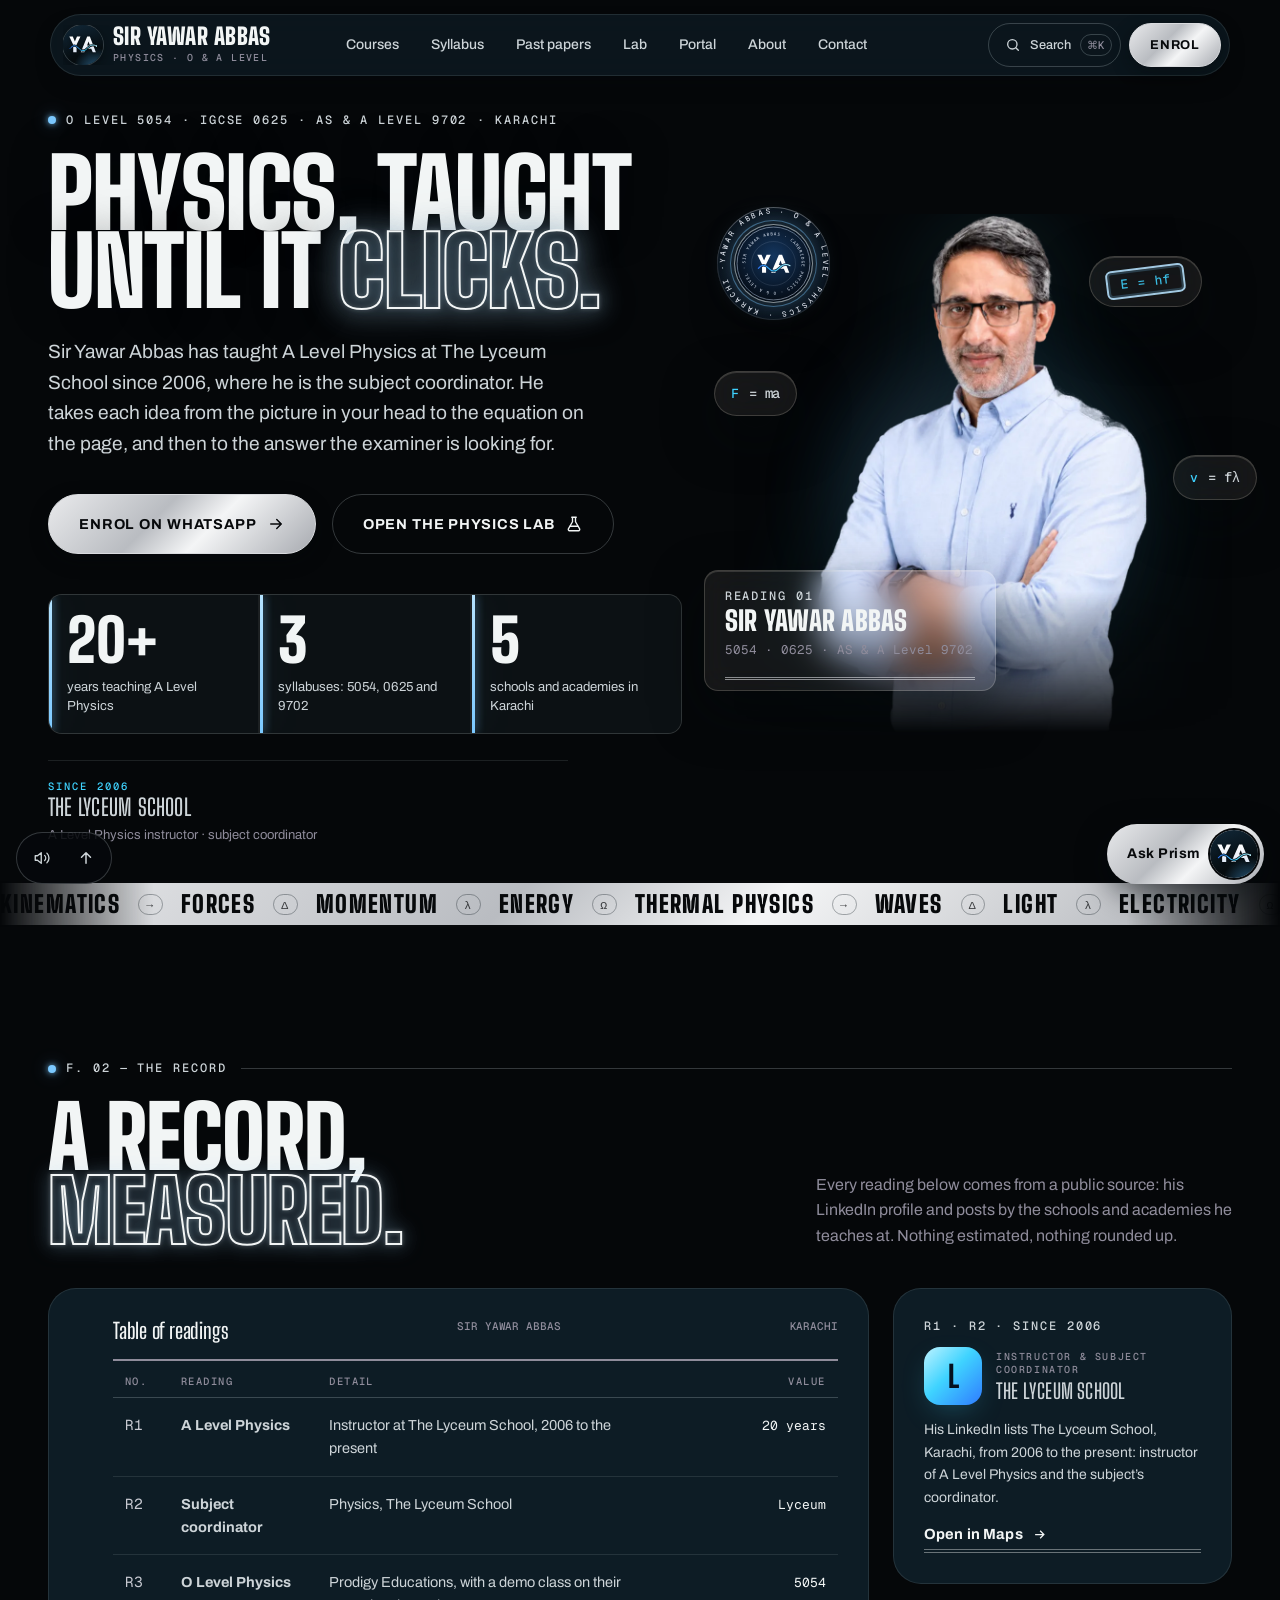
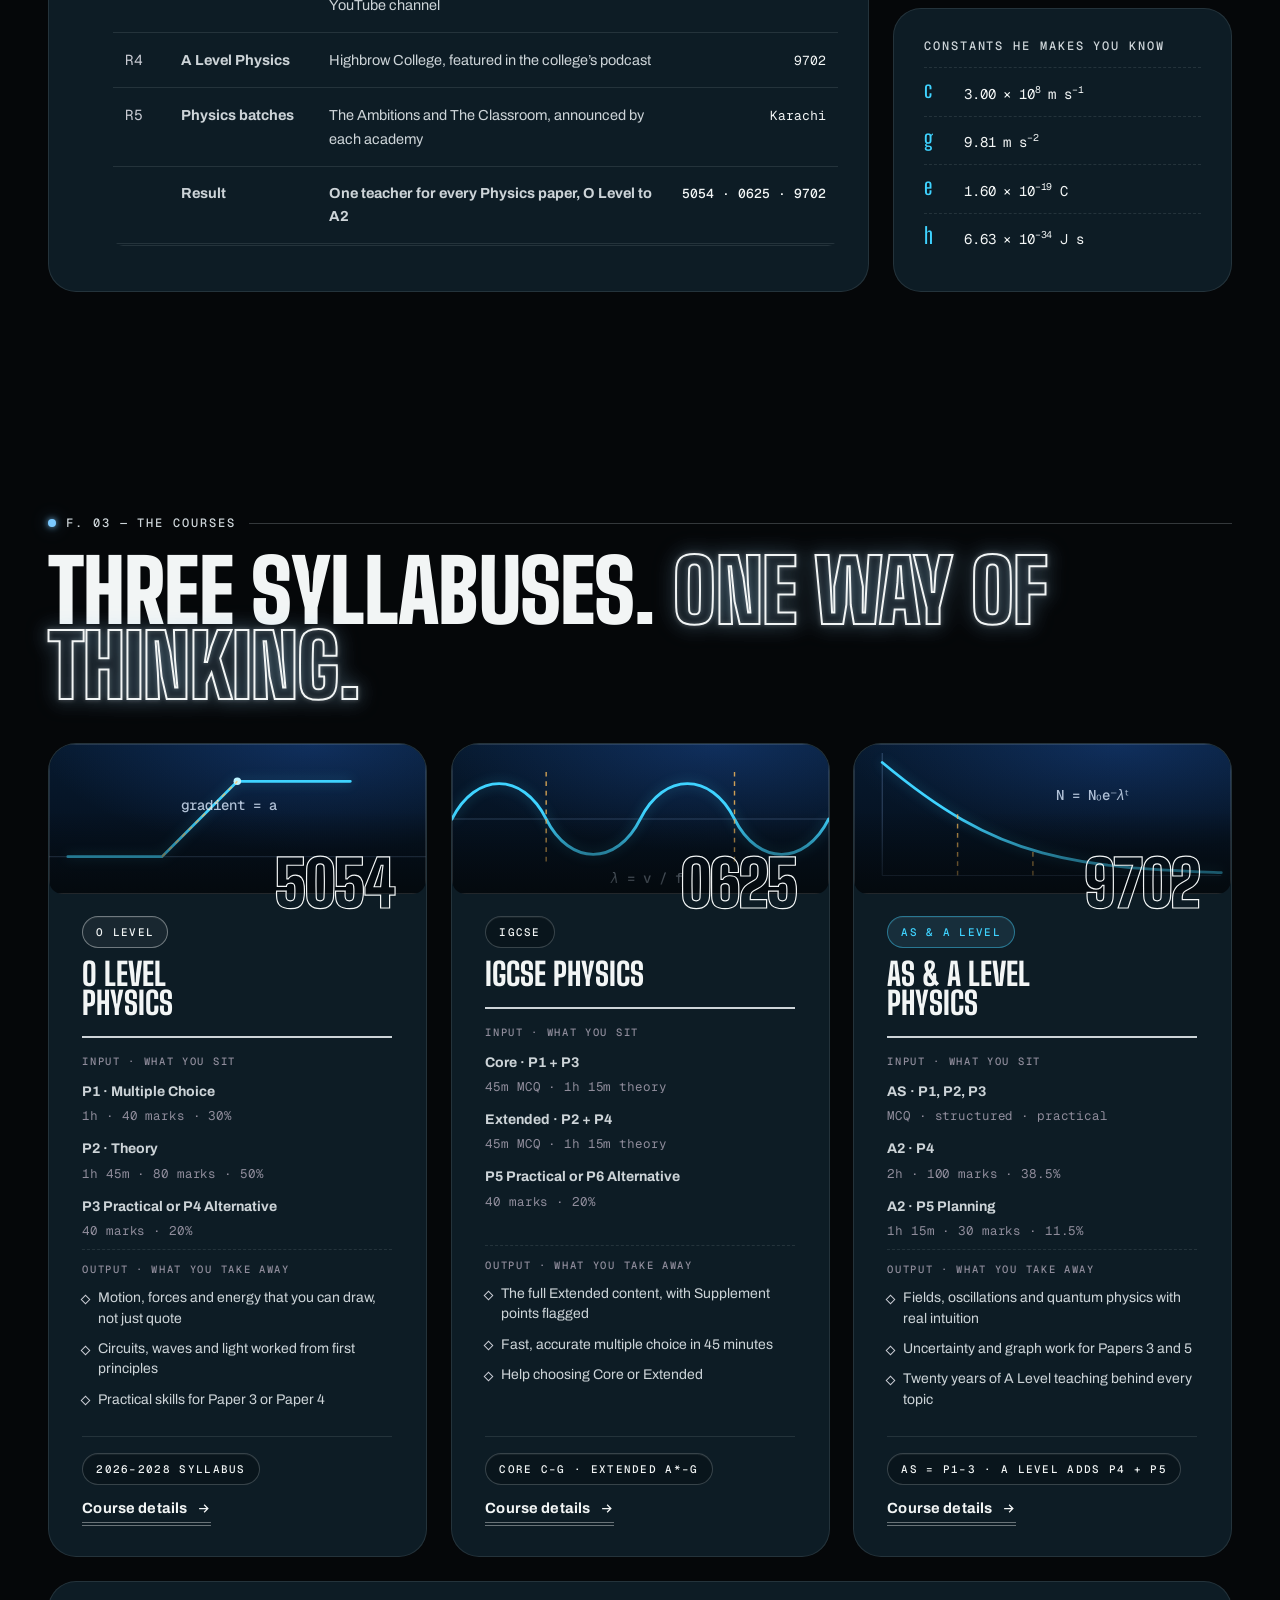
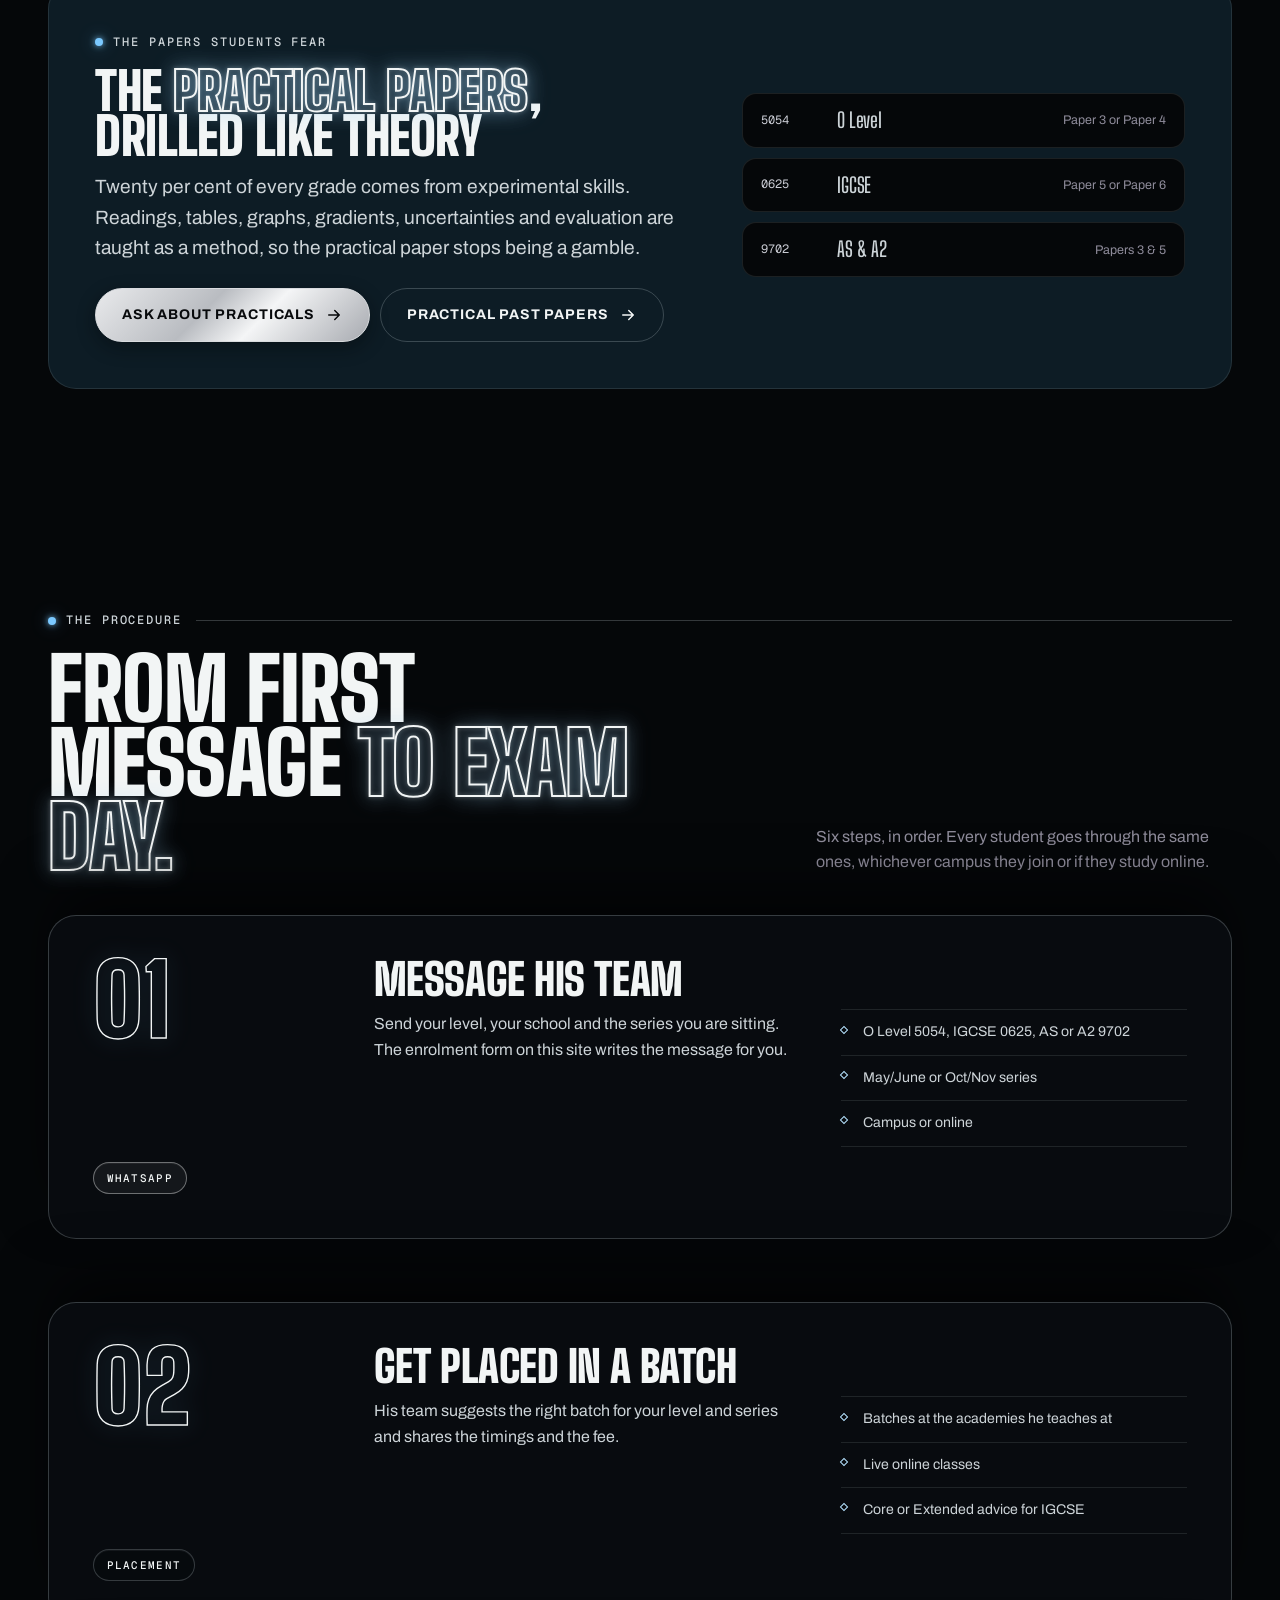
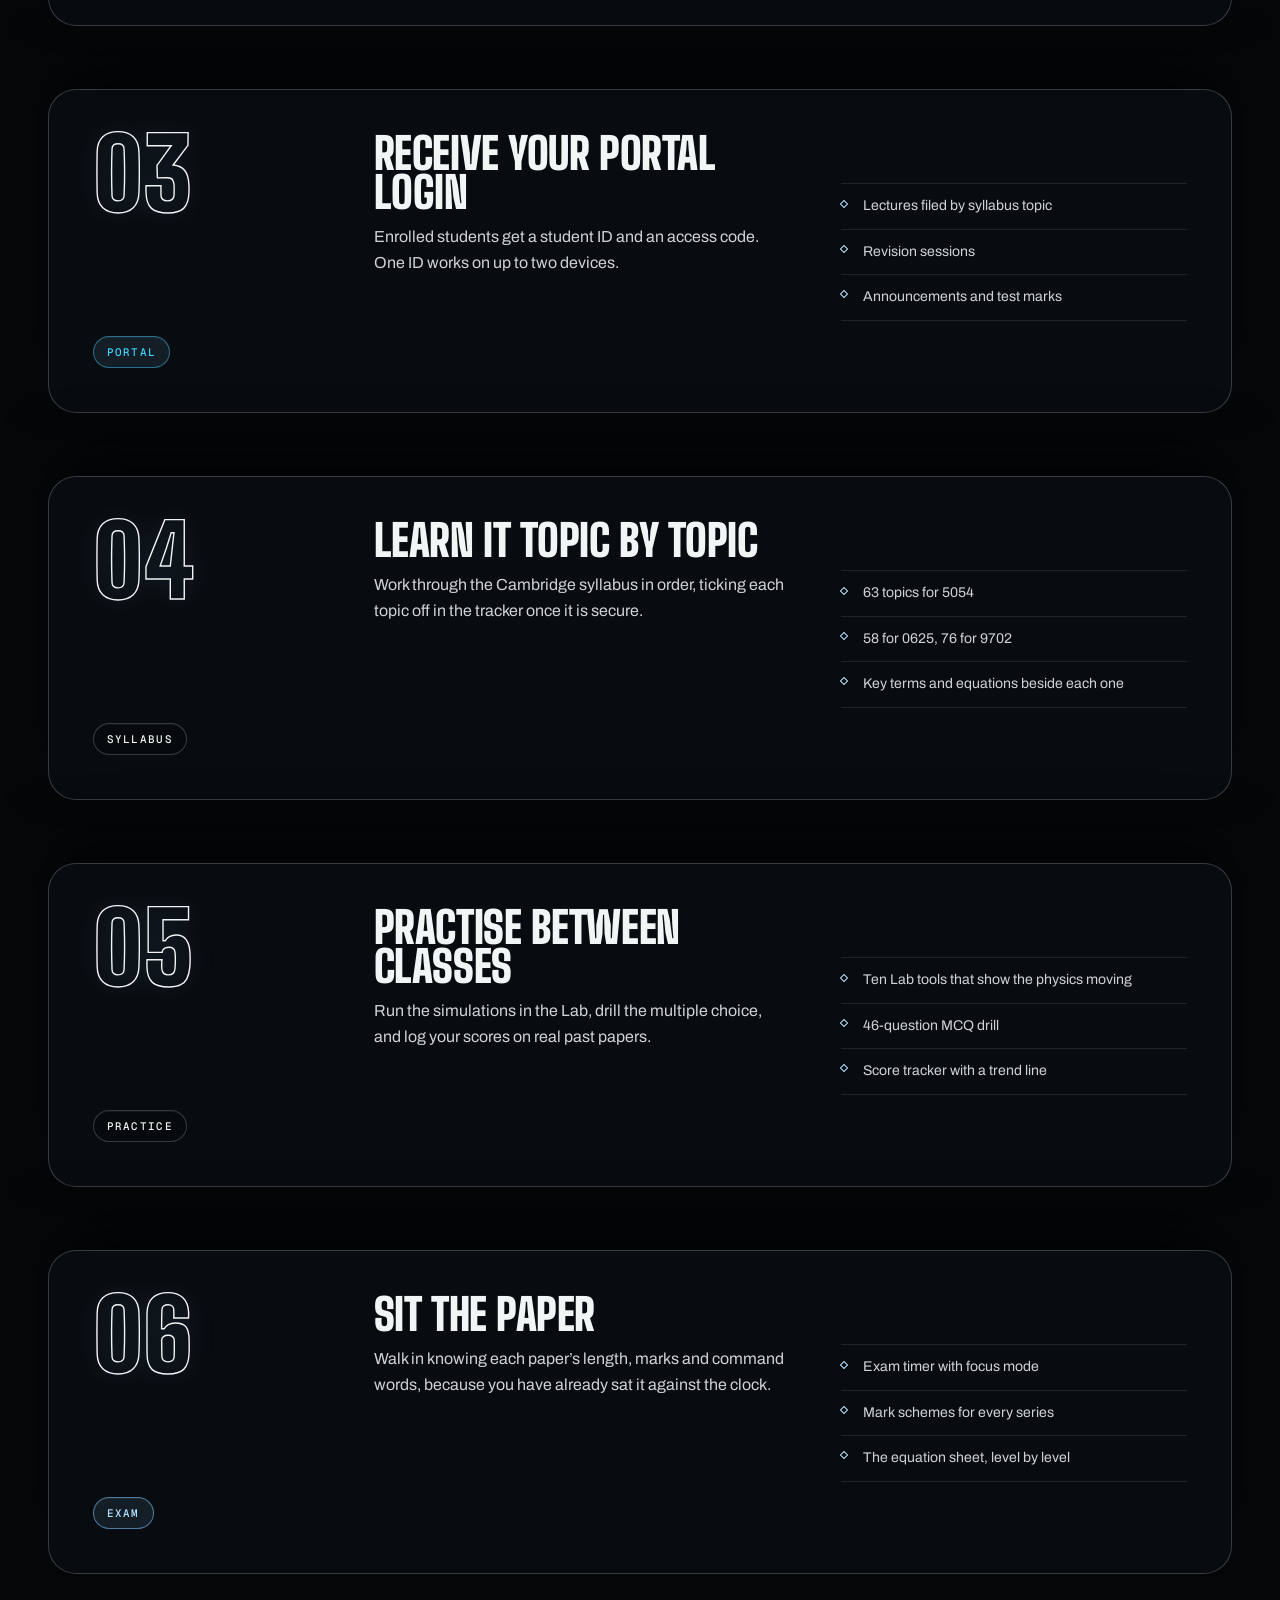
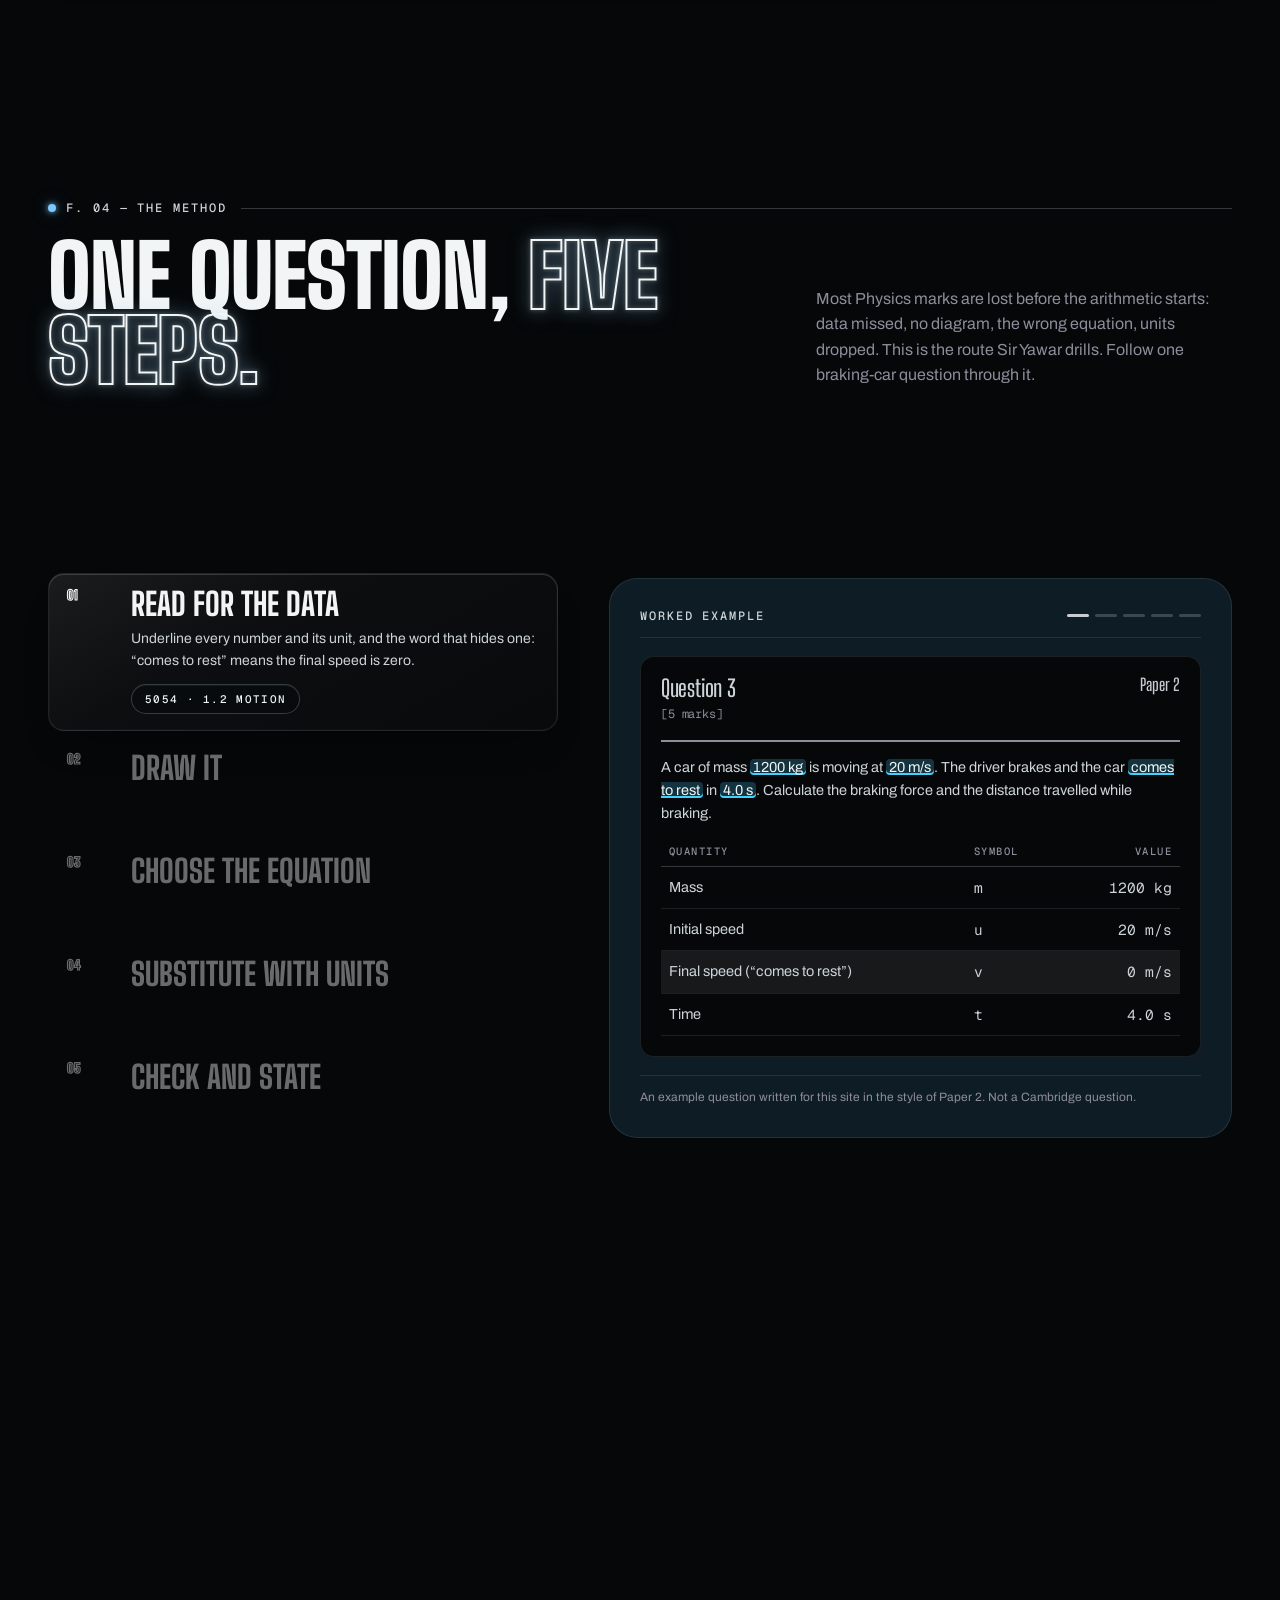
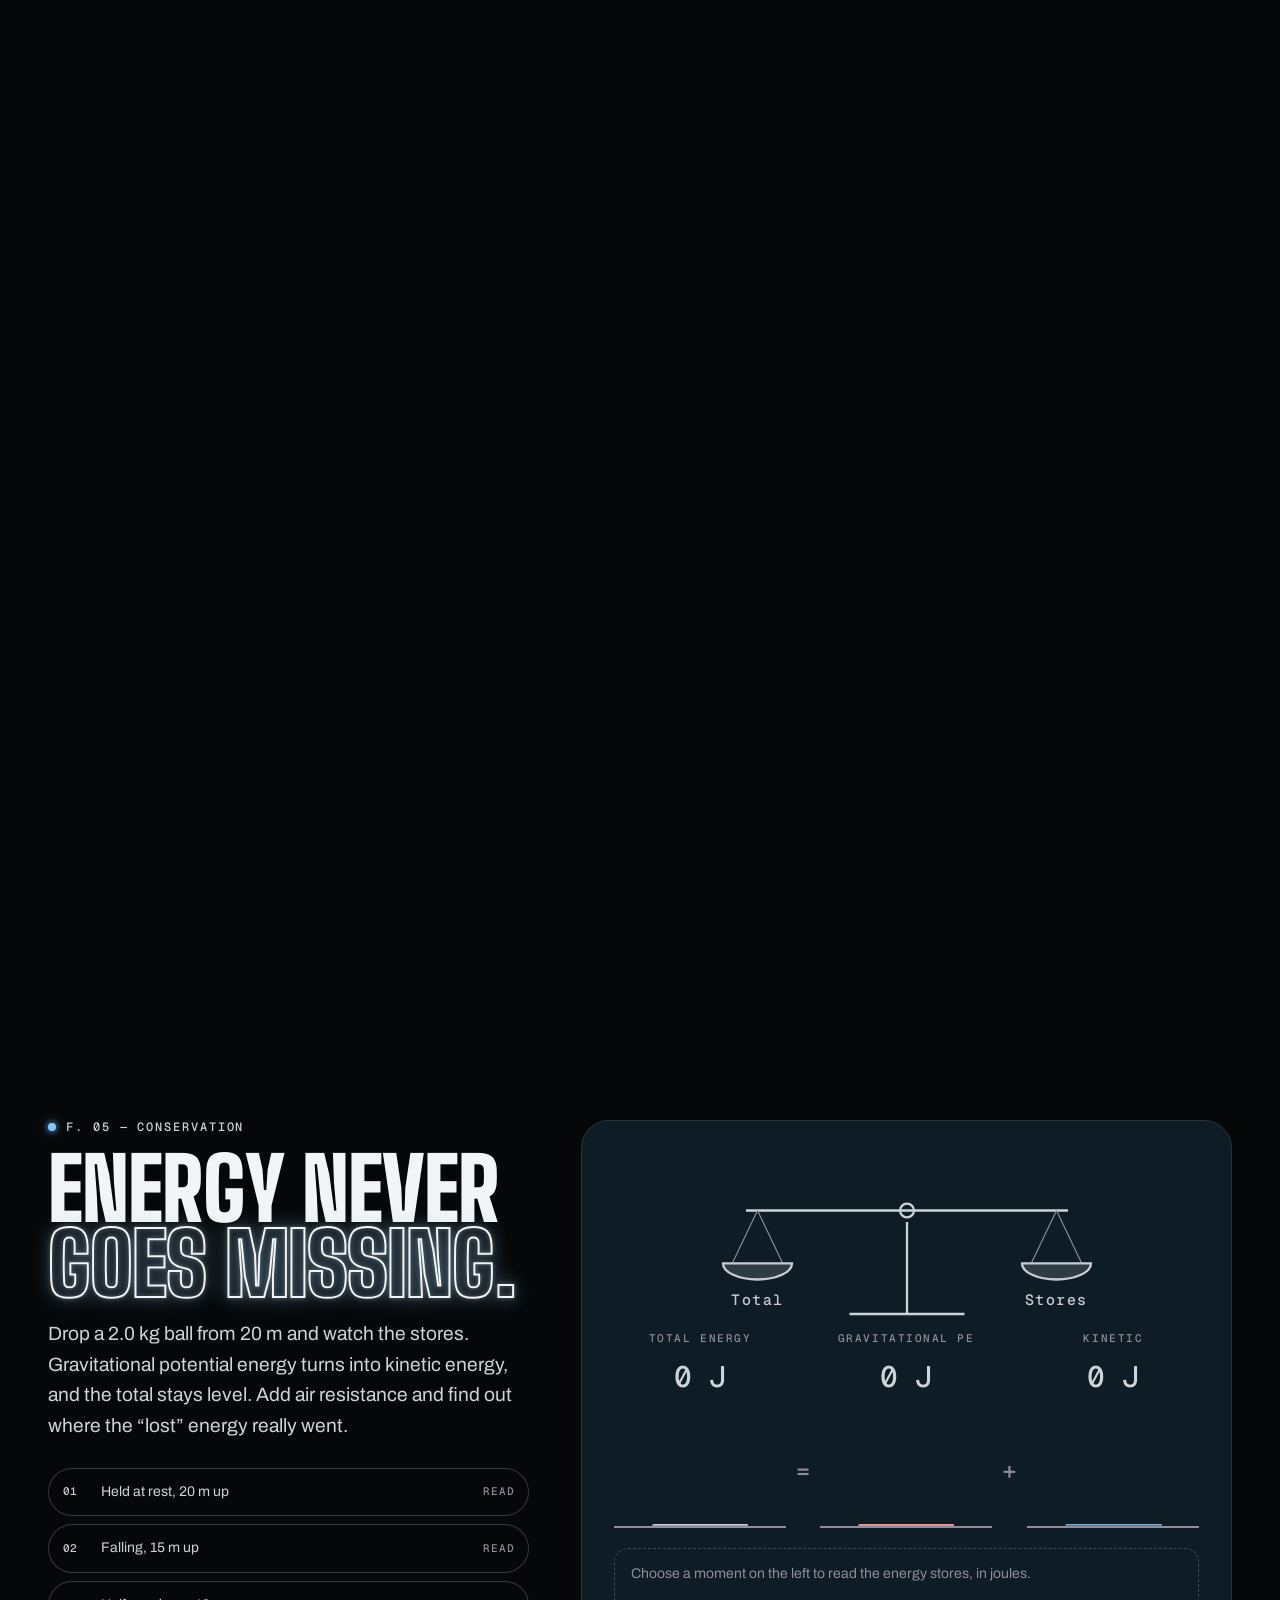
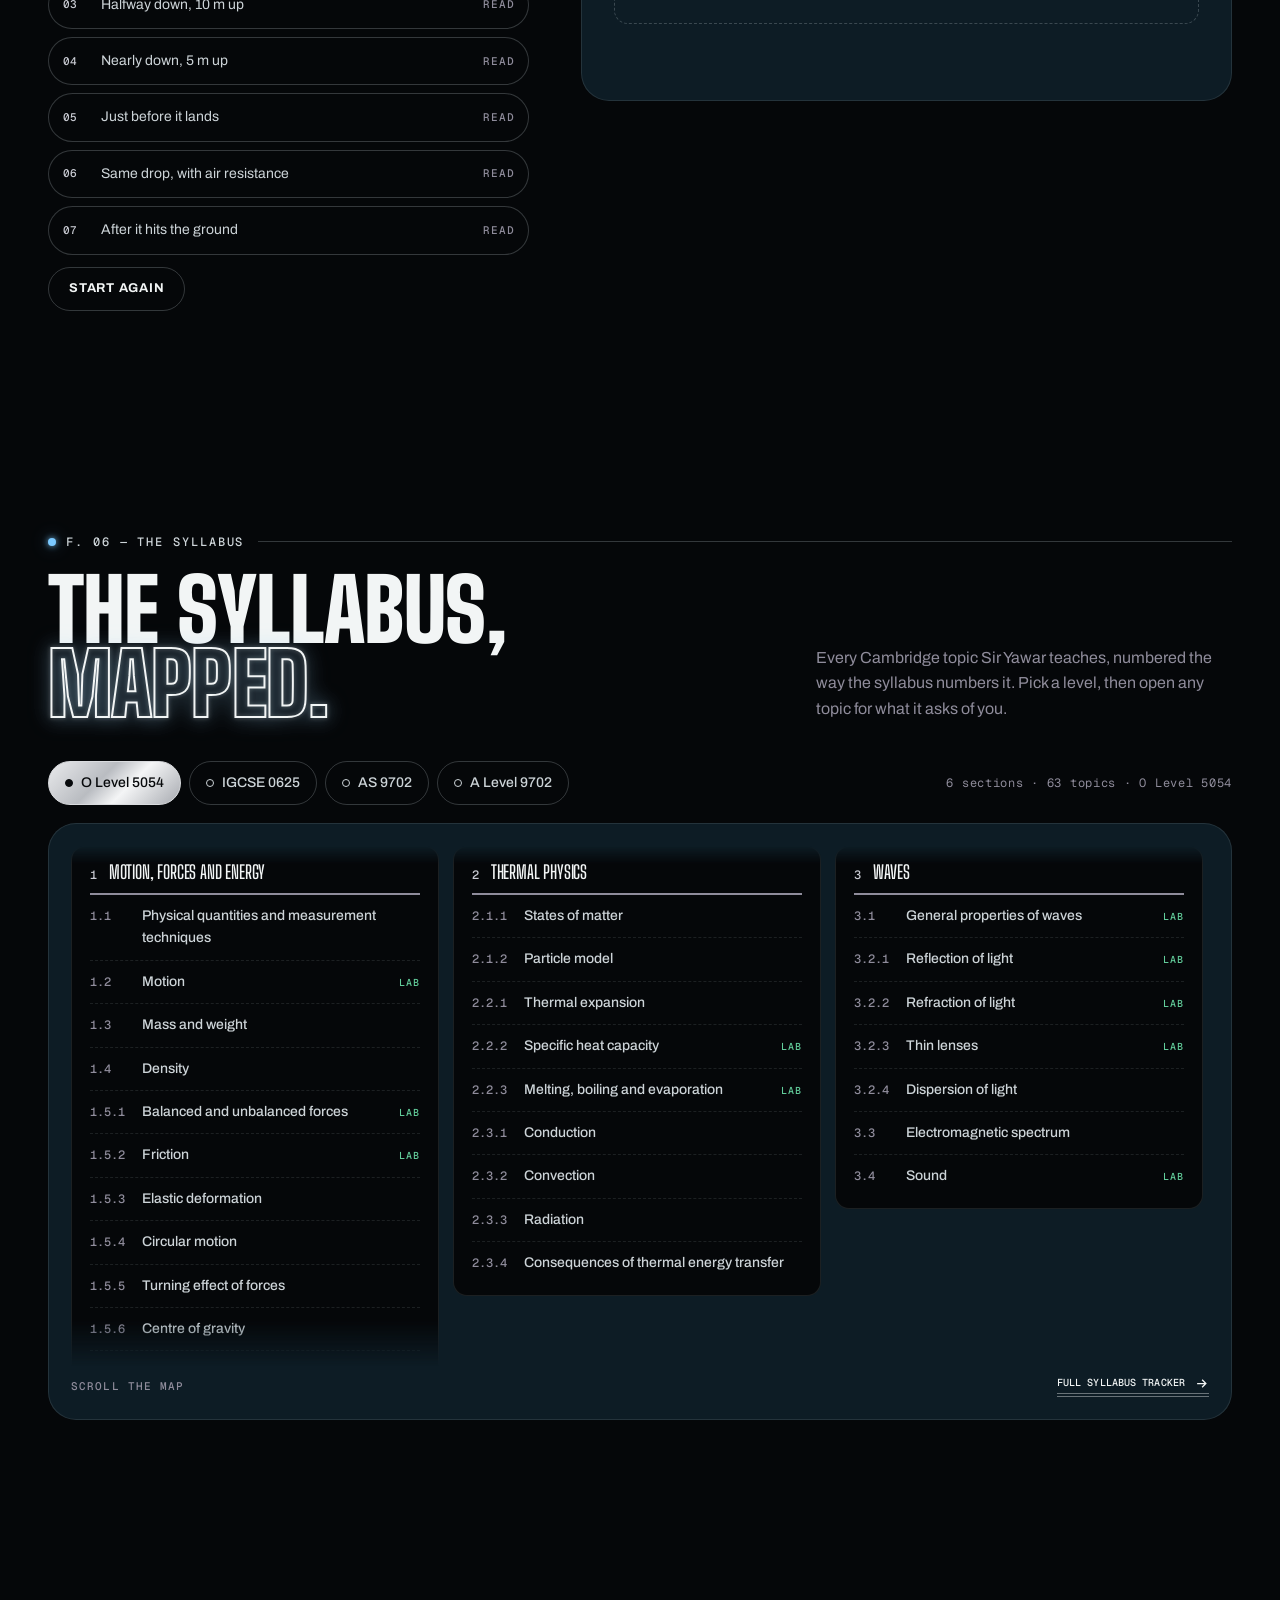
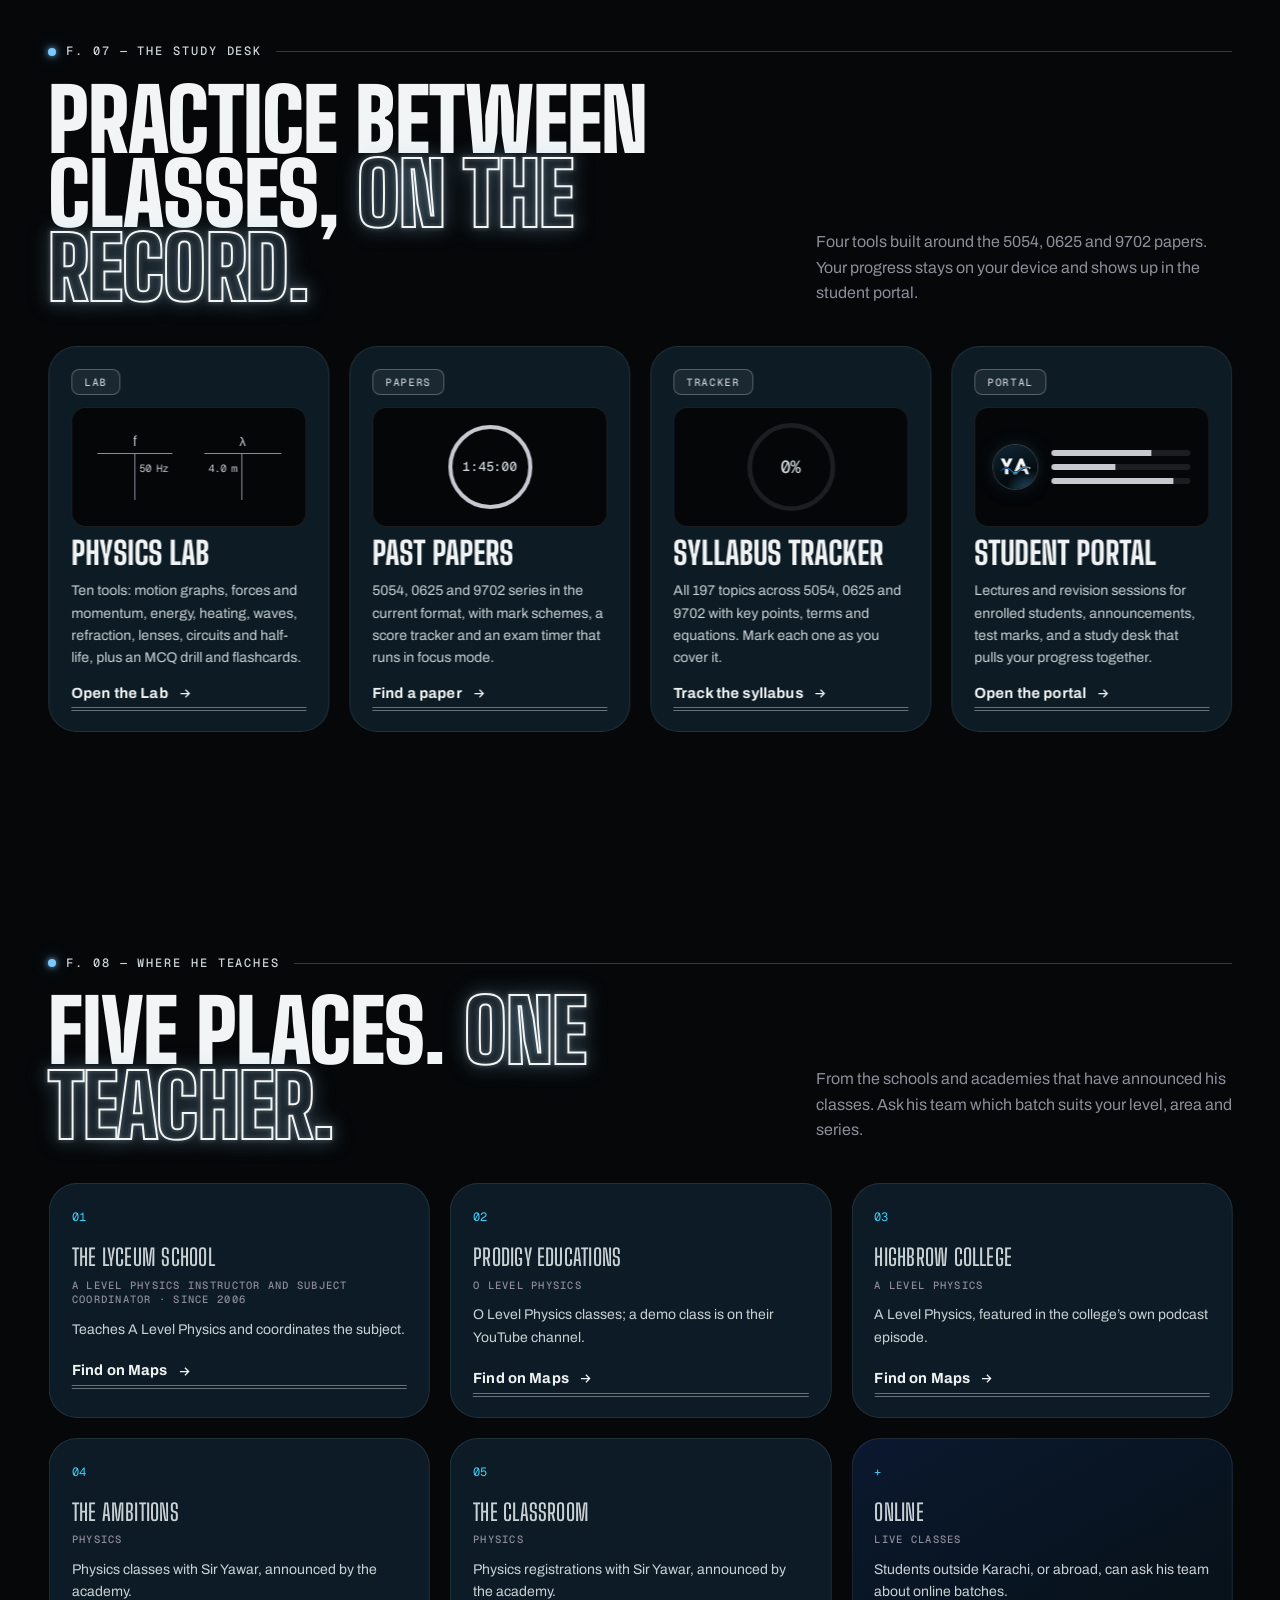
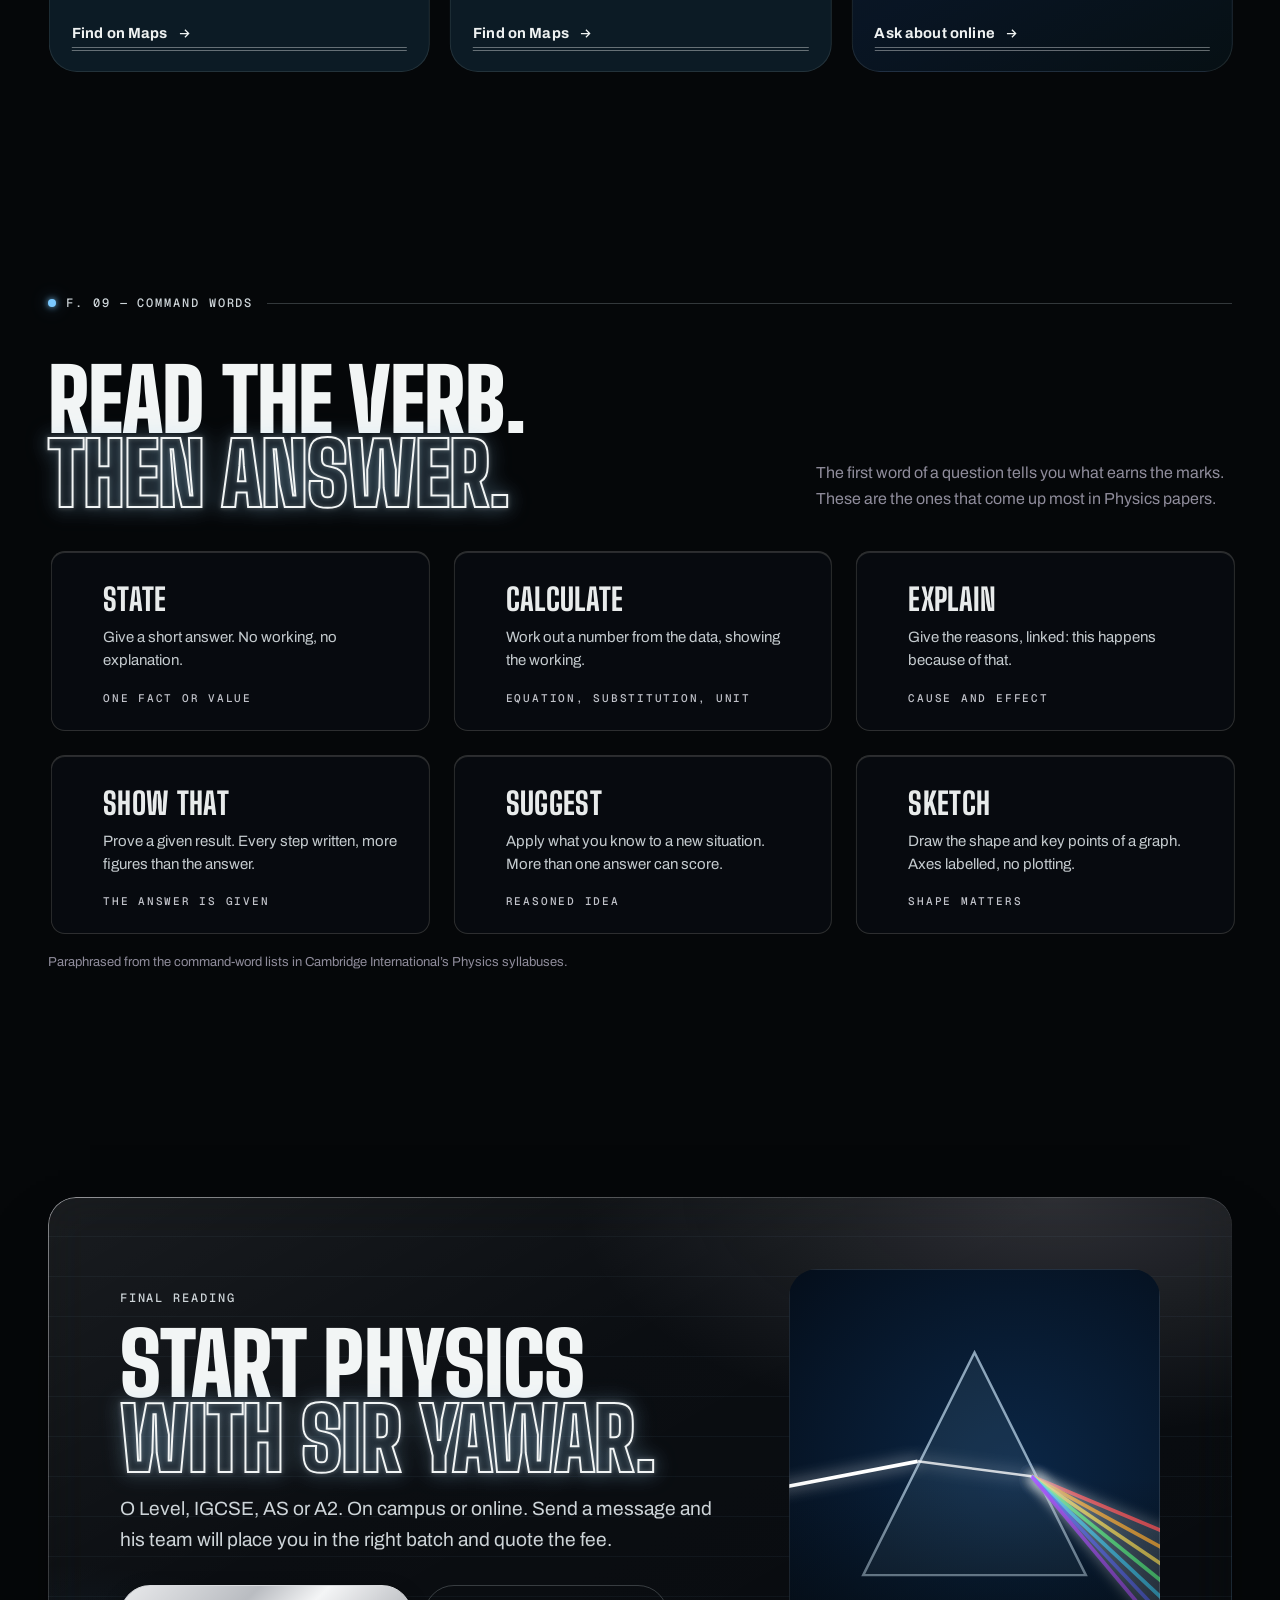
<file: index.html>
<!doctype html><html lang="en" data-theme="dark"><head><meta charset="utf-8"><meta name="viewport" content="width=device-width,initial-scale=1,viewport-fit=cover"><title>Sir Yawar Abbas — O Level, IGCSE &amp; A Level Physics, Karachi</title><meta name="description" content="Cambridge O Level 5054, IGCSE 0625 and AS &amp; A Level 9702 Physics with Sir Yawar Abbas: twenty years of A Level Physics at The Lyceum School. Courses, a syllabus tracker, past papers, a Physics Lab and a student portal."><link rel="canonical" href="https://sir-yawar-abbas.nexlyr.solutions/"><meta name="theme-color" content="#040a12"><meta property="og:type" content="website"><meta property="og:site_name" content="Sir Yawar Abbas · Physics"><meta property="og:title" content="Sir Yawar Abbas — O Level, IGCSE &amp; A Level Physics, Karachi"><meta property="og:description" content="Cambridge O Level 5054, IGCSE 0625 and AS &amp; A Level 9702 Physics with Sir Yawar Abbas: twenty years of A Level Physics at The Lyceum School. Courses, a syllabus tracker, past papers, a Physics Lab and a student portal."><meta property="og:url" content="https://sir-yawar-abbas.nexlyr.solutions/"><meta property="og:image" content="https://sir-yawar-abbas.nexlyr.solutions/og.jpg"><meta property="og:image:width" content="1200"><meta property="og:image:height" content="630"><meta name="twitter:card" content="summary_large_image"><link rel="icon" type="image/svg+xml" href="favicon.svg"><link rel="apple-touch-icon" href="apple-touch-icon.png"><script>(function(){var d=document.documentElement;d.dataset.theme="dark";try{localStorage.removeItem("ya-theme");}catch(e){}try{if(!sessionStorage.getItem("ya-seen"))d.classList.add("ld-on");}catch(e){}})();</script><script type="application/ld+json">{"@context": "https://schema.org", "@type": "Person", "@id": "https://sir-yawar-abbas.nexlyr.solutions/#person", "name": "Sir Yawar Abbas", "alternateName": ["Yawar Abbas"], "jobTitle": "Physics teacher", "description": "Cambridge O Level, IGCSE and AS & A Level Physics teacher in Karachi. A Level Physics instructor and subject coordinator at The Lyceum School since 2006.", "knowsAbout": ["Physics", "Cambridge O Level Physics 5054", "Cambridge IGCSE Physics 0625", "Cambridge International AS & A Level Physics 9702"], "worksFor": [{"@type": "EducationalOrganization", "name": "The Lyceum School"}, {"@type": "EducationalOrganization", "name": "Prodigy Educations"}, {"@type": "EducationalOrganization", "name": "Highbrow College"}], "address": {"@type": "PostalAddress", "addressLocality": "Karachi", "addressCountry": "PK"}, "url": "https://sir-yawar-abbas.nexlyr.solutions/"}</script><link rel="preload" href="assets/fonts/big-shoulders-display-latin-900-normal.woff2?v=9ec6b61a" as="font" type="font/woff2" crossorigin><link rel="preload" href="assets/fonts/archivo-latin-400-normal.woff2?v=9246d621" as="font" type="font/woff2" crossorigin><link rel="stylesheet" href="assets/site.css?v=e99ed3dc"><style>@layer base{/* ---------------------------------------------------------------- hero */
.hero{position:relative;min-height:100svh;display:grid;align-content:center;padding:calc(var(--nav-h) + 40px) 0 104px}
.hero-g{display:grid;grid-template-columns:minmax(0,1.12fr) minmax(0,.88fr);gap:clamp(20px,4vw,64px);align-items:center}
.hero-copy .display{margin-top:22px;max-width:12ch;font-size:clamp(3rem,6.2vw,6.3rem)}
.hero-copy .display em{display:inline-block}
.hero-copy .lede{margin-top:26px;max-width:54ch}
.hero-cta{display:flex;flex-wrap:wrap;gap:12px;margin-top:34px}
.hero-facts{display:grid;grid-template-columns:repeat(3,minmax(0,1fr));gap:0;margin:34px 0 0;max-width:640px;border-top:1px solid var(--rule-2)}
.hero-facts>div{padding:16px 18px 0 0;border-right:1px solid var(--rule)}
.hero-facts>div+div{padding-left:18px}
.hero-facts>div:last-child{border-right:0}
.hero-facts dt{font:500 clamp(1.8rem,2.8vw,2.4rem)/1 var(--f-display);letter-spacing:-.02em;color:var(--ink)}
.hero-facts dd{margin:8px 0 0;font-size:12.5px;line-height:1.45;color:var(--ink-3)}
.hero-credo{margin-top:26px;padding-top:20px;border-top:1px solid var(--rule)}
.hero-fig{position:relative;justify-self:end;width:min(520px,100%);aspect-ratio:1124/1182}
.hero-fig .glow{position:absolute;inset:8% 4% 0;border-radius:50%;background:radial-gradient(closest-side,rgba(181,179,191,.32),rgba(40,96,140,.2) 55%,transparent 75%);filter:blur(30px)}
:root[data-theme="light"] .hero-fig .glow{background:radial-gradient(closest-side,rgba(128,124,146,.22),transparent 75%)}
.portrait{position:absolute;inset:0;-webkit-mask-image:linear-gradient(180deg,#000 72%,transparent 99%);mask-image:linear-gradient(180deg,#000 72%,transparent 99%)}
.portrait img{width:100%;height:100%;object-fit:contain;object-position:bottom;filter:drop-shadow(0 30px 60px rgba(0,0,0,.45)) saturate(1.02)}
.plate{position:absolute;left:-6%;bottom:9%;display:grid;gap:6px;padding:18px 22px 18px 20px;border-radius:18px;border:1px solid var(--line-w);
  background:var(--glass-solid);-webkit-backdrop-filter:blur(18px) saturate(160%);backdrop-filter:blur(18px) saturate(160%);box-shadow:var(--hi),var(--shadow);min-width:260px}
.plate::after{content:"";position:absolute;left:20px;right:20px;bottom:10px;height:3px;border-top:1px solid var(--brass);border-bottom:1px solid var(--brass);opacity:.55}
.plate b{font:500 1.5rem/1 var(--f-display);letter-spacing:-.015em}
.plate .pl-sub{font-size:12.5px;color:var(--ink-3);padding-bottom:12px}
.fl{position:absolute;display:flex;align-items:center;gap:10px;padding:11px 15px;border-radius:14px;border:1px solid var(--line-w);
  background:var(--glass-solid);-webkit-backdrop-filter:blur(14px);backdrop-filter:blur(14px);box-shadow:var(--hi),var(--shadow-s);font-size:13px;animation:bob 7s var(--e-io) infinite}
.fl span{font:500 11px/1 var(--f-mono);letter-spacing:.14em;color:var(--brass)}
.fl b{font-weight:500;font-size:14px;border-bottom:3px double var(--ink-3);padding-bottom:1px}
.fl-1{top:28%;left:-2%}
.fl-2{top:38%;right:-4%;animation-delay:-2.4s}
.fl-2 span{color:var(--red)}
.fl-3{top:6%;right:8%;padding:6px;border:0;background:none;box-shadow:none;backdrop-filter:none;-webkit-backdrop-filter:none;animation-delay:-4.6s}
.tape{position:absolute;left:0;right:0;bottom:22px;overflow:hidden;border-top:1px solid var(--rule);border-bottom:1px solid var(--rule);background:linear-gradient(90deg,transparent,rgba(255,255,255,.02),transparent);
  -webkit-mask-image:linear-gradient(90deg,transparent,#000 12%,#000 88%,transparent);mask-image:linear-gradient(90deg,transparent,#000 12%,#000 88%,transparent)}
.tape-in{display:flex;align-items:center;gap:24px;width:max-content;padding:13px 0;animation:tape 60s linear infinite;white-space:nowrap}
.tape span{font:500 12px/1 var(--f-mono);letter-spacing:.14em;text-transform:uppercase;color:var(--ink-3)}
.tape i{font:italic 500 16px/1 var(--f-display);color:var(--brass)}
@keyframes tape{to{transform:translateX(-50%)}}
@media (max-width:960px){
  .hero{padding-top:calc(var(--nav-h) + 44px);padding-bottom:104px;min-height:auto}
  .hero-g{grid-template-columns:1fr}
  .hero-fig{justify-self:center;width:min(420px,88%);margin-top:10px}
  .plate{left:0;bottom:6%}
}
@media (max-width:560px){
  .hero-copy .display{font-size:clamp(2.7rem,12vw,3.6rem)}
  .hero-cta .btn{flex:1 1 auto}
  .hero-facts{grid-template-columns:1fr 1fr 1fr}
  .hero-facts>div{padding-right:10px}.hero-facts>div+div{padding-left:10px}
  .hero-facts dd{font-size:11.5px}
  .hero-credo .credo{gap:12px}.hero-credo .credo-plate{--cw:120px;--chh:48px}.hero-credo .credo-t b{font-size:.95rem}
  .plate{min-width:0;padding:13px 15px;left:-2%}
  .plate b{font-size:1.2rem}
  .fl-1{left:-4%;top:18%}.fl-2{right:-4%}
}

/* ---------------------------------------------------------------- record */
.rec-g{display:grid;grid-template-columns:minmax(0,1.5fr) minmax(0,.62fr);gap:clamp(16px,2vw,24px);align-items:stretch}
.rec-side{display:grid;grid-template-rows:auto 1fr;gap:clamp(16px,2vw,24px)}
.rec-credo{display:grid;gap:14px;padding:clamp(22px,2.4vw,30px)}
.rec-credo .credo{flex-direction:column;align-items:flex-start;gap:14px}
.rec-credo .credo-plate{--cw:190px;--chh:70px}
.rec-credo p{font-size:14px;color:var(--ink-2)}
.rec-credo .addr{font-size:12.5px;color:var(--ink);padding:11px 0;border-top:1px dashed var(--rule);border-bottom:1px dashed var(--rule)}
.rec-ph{min-height:220px}
.journal{padding:clamp(14px,2vw,26px) clamp(14px,2.4vw,30px) clamp(14px,2vw,26px) clamp(48px,5vw,64px)}
.j-head{display:flex;justify-content:space-between;gap:16px;flex-wrap:wrap;padding:6px 0 16px;border-bottom:2px solid var(--ink-3);margin-bottom:4px;font:500 11px/1 var(--f-mono);letter-spacing:.16em;text-transform:uppercase;color:var(--ink-3)}
.j-head span:first-child{font:italic 500 1.35rem/1 var(--f-display);letter-spacing:-.01em;text-transform:none;color:var(--ink)}
.jtbl td{font-size:14.5px;padding:15px 12px;vertical-align:baseline}
.jtbl td b{font-weight:700}
.jtbl .fo-c{color:var(--brass);width:56px}
.jtbl td:nth-child(3){color:var(--ink-2)}
.jtbl td.n{color:var(--ink);font-size:13px}
.jtbl tbody tr{transition:background .3s}
.jtbl tbody tr:not(.tot):hover{background:color-mix(in srgb,var(--brass) 6%,transparent)}
@media (max-width:1100px){.rec-g{grid-template-columns:1fr}.rec-side{grid-template-columns:1fr 1fr;grid-template-rows:none}}
@media (max-width:720px){
  .rec-side{grid-template-columns:1fr}.rec-ph{min-height:180px}
  .journal{padding-left:44px}
  .jtbl thead{display:none}
  .jtbl tr{display:grid;grid-template-columns:44px 1fr auto;gap:2px 8px;padding:12px 0;border-bottom:1px solid var(--rule)}
  .jtbl td{border:0;padding:0;font-size:14px}
  .jtbl td:nth-child(3){grid-column:2/4;font-size:13.5px}
  .jtbl td:nth-child(4){grid-column:2/4;text-align:left;font-size:12px;color:var(--brass)}
  .jtbl tr.tot{border-bottom:3px double var(--ink-3)}
  .jtbl tr.tot td{border:0}
}

/* ---------------------------------------------------------------- course accounts */
.acc-grid{display:grid;grid-template-columns:1fr 1fr;gap:clamp(16px,2vw,24px)}
.acc{display:grid;grid-template-rows:auto auto 1fr auto;padding:0 clamp(22px,2.6vw,34px) clamp(22px,2.6vw,30px)}
.acc-ph{height:150px;margin:0 calc(clamp(22px,2.6vw,34px) * -1) 22px;border-radius:0}
.acc-ph::after{background:linear-gradient(180deg,rgba(3,5,8,0) 20%,rgba(3,5,8,.55)),radial-gradient(110% 80% at 85% 0%,rgba(229,228,232,.2),transparent 55%)}
.acc-h{display:flex;justify-content:space-between;align-items:flex-start;gap:16px;padding-bottom:18px;border-bottom:2px solid var(--ink-2)}
.acc-h .h3{margin-top:12px}
.acc .code{position:relative;z-index:4;align-self:flex-start;margin-top:-58px;padding:12px 16px 10px;border-radius:16px;font:500 clamp(2rem,3.2vw,2.9rem)/.9 var(--f-mono);letter-spacing:-.05em;color:var(--brass);
  background:var(--glass-solid);box-shadow:var(--hi),inset 0 0 0 1px var(--line-w),var(--shadow-s);-webkit-backdrop-filter:blur(14px);backdrop-filter:blur(14px)}
.acc-t{display:grid;grid-template-columns:1fr 1fr}
.acc-t>div{padding:18px 18px 8px 0}
.acc-t>div+div{padding:18px 0 8px 18px;border-left:2px solid var(--ink-2)}
.acc-lbl{display:block;font:500 10.5px/1 var(--f-mono);letter-spacing:.16em;text-transform:uppercase;color:var(--ink-3);margin-bottom:14px}
.acc-dr dl{display:grid;gap:12px;margin:0}
.acc-dr dt{font-weight:700;font-size:14px}
.acc-dr dd{margin:3px 0 0;font-size:12.5px;color:var(--ink-3)}
.acc-cr ul{display:grid;gap:10px}
.acc-cr li{position:relative;padding-left:16px;font-size:14px;color:var(--ink-2);line-height:1.45}
.acc-cr li::before{content:"";position:absolute;left:0;top:.55em;width:7px;height:7px;border:1px solid var(--brass);transform:rotate(45deg)}
.acc-f{display:flex;flex-wrap:wrap;justify-content:space-between;align-items:center;gap:12px;margin-top:18px;padding-top:16px;border-top:1px solid var(--rule)}
.acc-f .tag{height:auto;min-height:26px;padding:6px 9px;white-space:normal;line-height:1.3}
.workshop{display:grid;grid-template-columns:1.15fr .85fr;gap:clamp(20px,4vw,48px);align-items:center;margin-top:clamp(16px,2vw,24px);padding:clamp(26px,3.6vw,48px)}
.workshop>.ws-ph{position:absolute;inset:0;z-index:0;border-radius:inherit;opacity:.5;-webkit-mask-image:linear-gradient(90deg,transparent 20%,#000 75%);mask-image:linear-gradient(90deg,transparent 20%,#000 75%)}
:root[data-theme="light"] .workshop>.ws-ph{opacity:.28}
.workshop .title-sm{margin-top:14px}
.workshop .lede{margin-top:14px}
.ws-cta{display:flex;flex-wrap:wrap;gap:10px;margin-top:24px}
.ws-r{display:grid;gap:10px}
.ws-lv{display:grid;grid-template-columns:62px 1fr auto;align-items:center;gap:14px;padding:16px 18px;border-radius:14px;border:1px solid var(--line-w);background:var(--glass-solid);box-shadow:var(--hi);-webkit-backdrop-filter:blur(12px);backdrop-filter:blur(12px);transition:border-color .3s,transform .5s var(--e-out)}
.ws-lv:hover{border-color:color-mix(in srgb,var(--brass) 60%,transparent);transform:translateX(4px)}
.ws-lv span{font-size:12px;color:var(--brass)}
.ws-lv b{font:500 1.3rem/1 var(--f-display);letter-spacing:-.01em}
.ws-lv small{font-size:12.5px;color:var(--ink-3)}
@media (max-width:960px){.acc-grid,.workshop{grid-template-columns:1fr}.workshop>.ws-ph{-webkit-mask-image:linear-gradient(180deg,transparent 30%,#000);mask-image:linear-gradient(180deg,transparent 30%,#000)}}
@media (max-width:560px){.acc-t{grid-template-columns:1fr}.acc-t>div+div{border-left:0;border-top:2px solid var(--ink-2);padding:16px 0 4px}.acc-t>div{padding-right:0}.acc-ph{height:120px}}

/* ---------------------------------------------------------------- cycle */
.cycle{position:relative;padding:clamp(72px,9vw,130px) 0 0}
.cy-pin{position:relative}
.cy-g{display:grid;grid-template-columns:minmax(0,.9fr) minmax(0,1.1fr);gap:clamp(24px,4vw,64px);align-items:center;min-height:100vh;padding-bottom:40px}
.cy-steps{display:grid;gap:6px;counter-reset:s}
.cy-step{display:grid;grid-template-columns:48px 1fr;gap:16px;padding:16px 18px;border-radius:16px;border:1px solid transparent;opacity:.42;transition:opacity .5s,border-color .5s,background .5s,box-shadow .5s}
.cy-step.on{opacity:1;border-color:var(--line-w);background:var(--glass);box-shadow:var(--hi),var(--shadow-s)}
.cy-n{font-size:13px;color:var(--brass);padding-top:6px}
.cy-step .h3{font-size:clamp(1.25rem,1.6vw,1.5rem)}
.cy-step p{margin-top:8px;font-size:14px;color:var(--ink-2);max-height:0;overflow:hidden;opacity:0;transition:max-height .6s var(--e-out),opacity .5s,margin .5s}
.cy-step .tag{margin-top:12px;max-height:0;overflow:hidden;opacity:0;padding-top:0;padding-bottom:0;border-width:0;transition:all .5s}
.cy-step.on p{max-height:140px;opacity:1}
.cy-step.on .tag{max-height:30px;opacity:1;border-width:1px}
.cy-card{padding:clamp(18px,2.4vw,30px);min-height:min(560px,72vh);display:grid;grid-template-rows:auto 1fr auto}
.cy-top{display:flex;justify-content:space-between;align-items:center;padding-bottom:14px;border-bottom:1px solid var(--rule)}
.cy-prog{display:flex;gap:6px}
.cy-prog i{width:22px;height:3px;border-radius:2px;background:var(--rule-2);transition:background .4s}
.cy-prog i.on{background:var(--brass)}
.cy-plates{position:relative;display:grid;align-items:center}
.plate-x{grid-area:1/1;opacity:0;transform:translateY(18px) scale(.98);transition:opacity .6s var(--e-out),transform .8s var(--e-out);pointer-events:none;padding:18px 0}
.plate-x.on{opacity:1;transform:none;pointer-events:auto}
.cy-foot{font-size:12px;color:var(--ink-3);padding-top:12px;border-top:1px solid var(--rule)}
.inv{border-radius:14px;padding:20px;background:color-mix(in srgb,var(--panel-solid) 70%,transparent);border:1px solid var(--line-w);box-shadow:var(--hi)}
.inv-h{display:flex;justify-content:space-between;align-items:flex-start;gap:12px;padding-bottom:14px;border-bottom:2px solid var(--ink-3)}
.inv-h b{display:block;font:500 1.45rem/1 var(--f-display);letter-spacing:-.01em}
.inv-h span{font-size:12px;color:var(--ink-3)}
.inv-logo{font:italic 500 1.05rem/1 var(--f-display)!important;color:var(--brass)!important}
.inv-to{display:grid;gap:3px;padding:14px 0;font-size:14px}
.inv-to span:last-child{color:var(--ink-3);font-size:12.5px}
.inv .tbl td,.inv .tbl th,.jr .tbl td,.tb .tbl td{padding:9px 8px}
.jr-h{display:flex;justify-content:space-between;align-items:baseline;padding-bottom:12px;border-bottom:2px solid var(--ink-3);margin-bottom:6px}
.jr-h b{font:500 1.35rem/1 var(--f-display);letter-spacing:-.01em}
.jr-h span{font-size:12px;color:var(--ink-3)}
.jr tr.dim td{color:var(--ink-3)}
.plate-x.on .jr tr.new td{animation:rowIn 1s var(--e-out) both .25s}
@keyframes rowIn{from{background:color-mix(in srgb,var(--brass) 30%,transparent);transform:translateX(-10px);opacity:0}}
.note{margin-top:14px;font-size:13px;color:var(--ink-3)}
.ld2{display:grid;grid-template-columns:1fr auto 1fr;align-items:center;gap:16px}
.ld2-arrow{display:grid;justify-items:center;gap:4px;color:var(--brass);font:500 10.5px/1 var(--f-mono);letter-spacing:.1em;text-transform:uppercase}
.ld2-arrow svg{width:80px}
.ld2-arrow path{stroke-dasharray:160;stroke-dashoffset:160;transition:stroke-dashoffset 1s var(--e-out) .3s}
.plate-x.on .ld2-arrow path{stroke-dashoffset:0}
.tacc-row.hl{background:color-mix(in srgb,var(--brass) 12%,transparent);padding:4px 6px;border-radius:8px}
.tb{position:relative}
.tb-stamp{position:absolute;right:10px;bottom:-6px;opacity:0;transform:rotate(-7deg) scale(1.6);transition:opacity .4s .6s,transform .5s var(--e-spring) .6s}
.plate-x.on .tb-stamp{opacity:.9;transform:rotate(-7deg)}
.fs{display:grid;grid-template-columns:1fr 1fr;gap:16px}
.fs-c{padding:16px;border-radius:14px;border:1px solid var(--line-w);background:color-mix(in srgb,var(--panel-solid) 60%,transparent)}
.fs-c>b{display:block;font:500 1.1rem/1.15 var(--f-display);padding-bottom:10px;border-bottom:2px solid var(--ink-3);margin-bottom:4px}
.kv.tot2{border-bottom:3px double var(--ink-3)}
.kv.tot2 span{color:var(--ink);font-weight:700}
.hl-t{color:var(--brass)}
@media (max-width:960px){
  .cy-g{grid-template-columns:1fr;min-height:0;gap:18px}
  .cy-step{opacity:1;border-color:var(--line-w);background:var(--glass);box-shadow:var(--hi);align-content:start;grid-template-columns:1fr;gap:6px}
  .cy-step p,.cy-step .tag{max-height:none;opacity:1;border-width:1px}
  .cy-view{display:none}
  .cy-step .plate-x{opacity:1;transform:none;pointer-events:auto;padding:16px 0 4px;grid-area:auto;grid-column:1/-1;min-width:0}
  .cy-step .plate-x .tb-stamp{opacity:.9;transform:rotate(-7deg)}
  .cy-step .ld2-arrow path{stroke-dashoffset:0}
  .cy-step .cy-n{padding-top:0}
}
@media (max-width:560px){.fs{grid-template-columns:1fr}.ld2{grid-template-columns:1fr}.ld2-arrow svg{transform:rotate(90deg);width:44px}.cy-step{padding:16px}.inv{padding:14px}}

/* ---------------------------------------------------------------- equation */
.eq-g{display:grid;grid-template-columns:minmax(0,.85fr) minmax(0,1.15fr);gap:clamp(24px,4vw,64px);align-items:start}
.eq-copy .meta{margin-bottom:18px}
.eq-copy .lede{margin-top:18px}
.eq-tx{display:grid;gap:8px;margin-top:26px}
.eq-tx button{display:grid;grid-template-columns:28px 1fr auto;align-items:center;gap:10px;padding:12px 14px;border-radius:12px;border:1px solid var(--line-w);background:rgba(255,255,255,.025);text-align:left;font-size:14px;color:var(--ink-2);transition:border-color .3s,background .3s,color .3s,transform .45s var(--e-out)}
.eq-tx button:hover{border-color:var(--rule-3);color:var(--ink);transform:translateX(4px);background:rgba(255,255,255,.05)}
.eq-tx button.done{border-color:color-mix(in srgb,var(--green) 40%,transparent);color:var(--ink)}
.eq-tx button.done i{color:var(--green)}
.eq-tx button i{font:normal 500 11px/1 var(--f-mono);color:var(--brass)}
.eq-tx button small{font:500 11px/1 var(--f-mono);letter-spacing:.08em;text-transform:uppercase;color:var(--ink-3)}
.eq-reset{margin-top:12px}
.eq-box{position:sticky;top:110px;padding:clamp(20px,2.6vw,32px)}
.beam{width:100%;max-width:460px;margin:0 auto 6px;overflow:visible}
.beam path,.beam circle{fill:none;stroke:var(--ink-2);stroke-width:2}
.beam .bm-pan{fill:color-mix(in srgb,var(--brass) 18%,transparent);stroke:var(--brass)}
.beam .bm-str{stroke:var(--ink-3);stroke-width:1}
.beam text{font:500 13px var(--f-mono);fill:var(--brass);text-anchor:middle;letter-spacing:.1em}
.bm-arm{transform-origin:200px 50px;transition:transform .8s var(--e-spring)}
.eq-row{display:grid;grid-template-columns:1fr auto 1fr auto 1fr;align-items:end;gap:10px;margin-top:6px}
.eq-col{display:grid;gap:8px;text-align:center}
.eq-col b{font-size:clamp(1rem,1.8vw,1.3rem);font-weight:500;transition:color .3s}
.eq-col.flash b{color:var(--brass)}
.eq-bar{height:120px;display:flex;align-items:flex-end;justify-content:center;border-bottom:2px solid var(--ink-3)}
.eq-bar i{display:block;width:56%;height:var(--h,0%);min-height:2px;border-radius:8px 4px 0 0;background:linear-gradient(180deg,var(--brass-2),var(--brass-3));transition:height 1s var(--e-out)}
.eq-col[data-k="L"] .eq-bar i{background:linear-gradient(180deg,#f4a397,var(--red))}
.eq-col[data-k="E"] .eq-bar i{background:linear-gradient(180deg,#9dc7e7,var(--green-2))}
.eq-op{font:500 2rem/1 var(--f-display);color:var(--ink-3);padding-bottom:40px}
.eq-entry{margin-top:20px;padding:14px 16px;border-radius:14px;border:1px dashed var(--rule-2);font-size:14px;min-height:76px}
.eq-entry .je{display:grid;grid-template-columns:28px 1fr auto;gap:8px;font-family:var(--f-mono);font-size:13.5px;padding:3px 0}
.eq-entry .je.cr{padding-left:22px}
.eq-entry .je span:first-child{color:var(--brass)}
.eq-entry .je.cr span:first-child{color:var(--red)}
.eq-entry .why{margin-top:8px;font-size:13px;color:var(--ink-3);font-family:var(--f-body)}
.eq-state{display:flex;justify-content:flex-end;min-height:34px;margin-top:10px}
@media (max-width:960px){.eq-g{grid-template-columns:1fr}.eq-box{position:relative;top:0}}

/* ---------------------------------------------------------------- chart of accounts (scroll panel) */
.coa-tabs{display:flex;flex-wrap:wrap;align-items:center;justify-content:space-between;gap:12px;margin-bottom:18px}
.coa-count{font-size:12px;color:var(--ink-3);letter-spacing:.06em}
.coa-box{padding:clamp(14px,2vw,22px)}
.coa{--vh:min(520px,64vh);display:grid;grid-template-columns:repeat(auto-fit,minmax(min(100%,290px),1fr));gap:14px;align-items:start}
.coa-sec{padding:18px 18px 10px;border-radius:16px;border:1px solid var(--line-w);background:color-mix(in srgb,var(--panel-solid) 55%,transparent);box-shadow:var(--hi);animation:tIn .6s var(--e-out) both;animation-delay:calc(var(--i)*60ms)}
.coa-sec h3{display:flex;gap:12px;align-items:baseline;padding-bottom:12px;border-bottom:2px solid var(--ink-3);font:500 1.15rem/1.15 var(--f-display);letter-spacing:-.01em}
.coa-sec h3 span{font:500 12px/1 var(--f-mono);color:var(--brass)}
.coa-sec a{display:grid;grid-template-columns:44px 1fr auto;gap:8px;align-items:baseline;padding:10px 0;border-bottom:1px dashed var(--rule);font-size:14px;color:var(--ink-2);transition:color .25s,padding .35s var(--e-out)}
.coa-sec a:last-child{border-bottom:0}
.coa-sec a:hover{color:var(--ink);padding-left:4px}
.coa-sec a i{font:normal 500 12px/1 var(--f-mono);color:var(--ink-3)}
.coa-sec a b{font-weight:500}
.coa-sec a em{font-style:normal;font:500 10px/1 var(--f-mono);letter-spacing:.1em;color:var(--green);text-transform:uppercase}
@media (max-width:560px){.coa{--vh:62vh}}

/* ---------------------------------------------------------------- tools */
.tools{display:grid;grid-template-columns:repeat(4,minmax(0,1fr));gap:clamp(14px,1.6vw,20px);--rw-t:min(330px,80%)}
.tool{display:grid;grid-template-rows:auto auto auto 1fr auto;gap:12px;padding:22px 22px 20px}
.tool-tab{justify-self:start;height:26px;padding:0 12px;display:grid;place-items:center;border-radius:8px;border:1px solid color-mix(in srgb,var(--brass) 35%,transparent);background:color-mix(in srgb,var(--brass) 8%,transparent);
  font:500 10.5px/1 var(--f-mono);letter-spacing:.16em;text-transform:uppercase;color:var(--brass)}
.tool .h3{font-size:1.45rem}
.tool p{font-size:14px;color:var(--ink-2)}
.tool-viz{height:120px;border-radius:14px;border:1px solid var(--line-w);background:rgba(0,0,0,.18);box-shadow:inset 0 1px 3px rgba(0,0,0,.25);display:grid;place-items:center;overflow:hidden}
:root[data-theme="light"] .tool-viz{background:rgba(255,255,255,.55)}
.tv-lab{grid-template-columns:1fr 1fr;gap:10px;padding:14px}
.mini-t{font-size:11px}
.mini-t b{display:block;text-align:center;font:500 13px/1 var(--f-display);padding-bottom:5px;border-bottom:1.5px solid var(--ink-3)}
.mini-t div{display:grid;grid-template-columns:1fr 1fr;min-height:46px}
.mini-t div span{padding:6px 4px;font-size:10.5px}
.mini-t div span:first-child{border-right:1.5px solid var(--ink-3)}
.mini-t .num{color:var(--brass);animation:post 4s var(--e-out) infinite}
.mini-t:last-child .num{animation-delay:.5s}
@keyframes post{0%,15%{opacity:0;transform:translateY(-6px)}30%,85%{opacity:1;transform:none}100%{opacity:0}}
.tv-timer{position:relative}
.tv-timer svg{width:96px;height:96px;transform:rotate(-90deg)}
.tv-timer circle{fill:none;stroke-width:5}
.tv-timer .t-bg{stroke:var(--rule)}
.tv-timer .t-fg{stroke:var(--brass);stroke-dasharray:314;stroke-dashoffset:0;animation:tmr 9s linear infinite;stroke-linecap:round}
@keyframes tmr{to{stroke-dashoffset:314}}
.tv-timer b{position:absolute;font-size:13px}
.tv-ring .ring-prog{width:96px;height:96px}
.tv-ring .ring-prog b{font-size:1.1rem}
.tv-portal{grid-template-columns:auto 1fr;gap:14px;padding:0 18px;justify-content:stretch}
.tv-portal div{display:grid;gap:8px;width:100%}
.tv-portal i{display:block;height:6px;border-radius:3px;background:linear-gradient(90deg,var(--brass) var(--w),var(--rule) var(--w))}

/* ---------------------------------------------------------------- video poster */
.vid-g{display:grid;grid-template-columns:minmax(0,.78fr) minmax(0,1.22fr);gap:clamp(24px,4vw,64px);align-items:center}
.vid-copy .meta{margin-bottom:18px}
.vid-copy .lede{margin-top:18px}
.chapters{display:grid;gap:0;margin:24px 0;counter-reset:c}
.chapters li{display:grid;grid-template-columns:40px 1fr;padding:11px 0;border-bottom:1px dashed var(--rule);font-size:14.5px;color:var(--ink-2)}
.chapters li::before{counter-increment:c;content:"Q" counter(c);font:500 12px/1.6 var(--f-mono);color:var(--brass)}
.vid{padding:10px;border-radius:26px}
.vid-face{position:relative;display:block;width:100%;aspect-ratio:16/9;border-radius:18px;overflow:hidden;background:#04080e;isolation:isolate;text-align:left;color:#f7f7f8}
.vid-ph{position:absolute;inset:0;display:block;border-radius:0}
.vid-ph>img{opacity:.62;filter:grayscale(1) contrast(1.2) brightness(.85) blur(.4px);transition:transform 1.4s var(--e-out),opacity .6s}
.vid-ph::after{background:linear-gradient(90deg,rgba(3,5,8,.92) 0%,rgba(3,5,8,.7) 42%,rgba(3,5,8,.15) 75%),linear-gradient(180deg,transparent 55%,rgba(3,5,8,.7)),radial-gradient(80% 90% at 82% 30%,rgba(229,228,232,.22),transparent 60%)}
.vid-face:hover .vid-ph>img{transform:scale(1.06);opacity:.75}
.vid-lines{position:absolute;inset:0;z-index:3;pointer-events:none;background:repeating-linear-gradient(180deg,transparent 0 31px,rgba(118,166,202,.07) 31px 32px);
  -webkit-mask-image:linear-gradient(90deg,#000 0%,transparent 60%);mask-image:linear-gradient(90deg,#000 0%,transparent 60%)}
.vid-lines::before{content:"";position:absolute;top:0;bottom:0;left:30px;width:5px;border-left:1px solid var(--margin);border-right:1px solid var(--margin)}
.vid-por{position:absolute;z-index:4;right:3%;bottom:0;height:96%;width:auto;max-width:none;filter:drop-shadow(0 20px 40px rgba(0,0,0,.6));-webkit-mask-image:linear-gradient(180deg,#000 75%,transparent);mask-image:linear-gradient(180deg,#000 75%,transparent);transition:transform 1.2s var(--e-out)}
.vid-face:hover .vid-por{transform:translateY(-6px) scale(1.02)}
.vid-meta{position:absolute;z-index:5;left:clamp(46px,6vw,64px);top:0;bottom:0;width:min(48%,380px);display:grid;align-content:center;gap:16px}
.vid-k{display:flex;align-items:center;gap:10px;flex-wrap:wrap}
.vid-ch{font:500 10.5px/1 var(--f-mono);letter-spacing:.16em;text-transform:uppercase;color:rgba(247,247,248,.7)}
.vid-t{font:500 clamp(1.2rem,2vw,1.8rem)/1.15 var(--f-display);letter-spacing:-.015em;display:-webkit-box;-webkit-line-clamp:3;-webkit-box-orient:vertical;overflow:hidden}
.vid-s{display:inline-flex;align-items:center;gap:14px;font:700 11.5px/1 var(--f-body);letter-spacing:.14em;text-transform:uppercase;color:#e5e4e8}
.vid-play{position:relative;display:grid;place-items:center;width:58px;height:58px;border-radius:16px;color:#17161a;background:var(--gold);
  box-shadow:inset 0 1px 0 rgba(255,255,255,.8),0 0 0 1px rgba(81,78,93,.7),0 0 0 8px rgba(181,179,191,.14),0 18px 34px -12px rgba(0,0,0,.7);transition:transform .6s var(--e-spring),box-shadow .4s}
.vid-play::after{content:"";position:absolute;inset:-8px;border-radius:20px;border:1px solid rgba(229,228,232,.45);animation:pulseRing 2.6s var(--e-out) infinite}
@keyframes pulseRing{from{transform:scale(.9);opacity:.9}to{transform:scale(1.3);opacity:0}}
.vid-face:hover .vid-play{transform:scale(1.08)}
.vid-play svg{width:22px;height:22px;margin-left:3px}
.vid iframe{width:100%;aspect-ratio:16/9;border:0;border-radius:18px;display:block}
@media (max-width:960px){.vid-g{grid-template-columns:1fr}}
@media (max-width:560px){
  .vid-face{aspect-ratio:4/3.4}
  .vid-meta{left:22px;width:62%;gap:12px}
  .vid-por{right:-6%;height:88%}
  .vid-lines::before{display:none}
  .vid-play{width:48px;height:48px;border-radius:13px}
  .vid-s{gap:10px;font-size:10.5px}
}

/* ---------------------------------------------------------------- quotes */
#words .meta{margin-bottom:28px}
.quotes{display:grid;grid-template-columns:1fr 1fr;gap:clamp(14px,2vw,24px)}
.q{margin:0;padding:clamp(28px,3.4vw,46px) clamp(24px,3vw,40px) clamp(24px,3vw,34px) clamp(54px,5vw,72px)}
.q blockquote{margin:0;font:italic 500 clamp(1.4rem,2.2vw,2.05rem)/1.25 var(--f-display);letter-spacing:-.015em}
.q figcaption{margin-top:20px;font:500 11px/1 var(--f-mono);letter-spacing:.16em;text-transform:uppercase;color:var(--brass)}
.q-src{margin-top:18px;font-size:13px;color:var(--ink-3)}

/* ---------------------------------------------------------------- CTA photo */
.cta-ph{min-height:100%}

/* proof */
.proof-res{display:grid;grid-template-columns:repeat(auto-fit,minmax(200px,1fr));gap:14px}
.proof-rev{display:grid;grid-template-columns:repeat(auto-fit,minmax(280px,1fr));gap:14px;margin-top:14px}
.res{padding:22px}.res b{display:block;font:500 3rem/1 var(--f-display);color:var(--brass)}.res span{display:block;margin-top:6px;font-weight:700}.res small{color:var(--ink-3)}
.rev{padding:24px}.rev p{font:italic 500 1.2rem/1.4 var(--f-display)}.rev small{display:block;margin-top:12px;color:var(--ink-3)}

/* ---------------------------------------------------------------- phones */
@media (max-width:760px){
  .m-hide{display:none}
  .hero{padding-top:calc(var(--nav-h) + 34px);padding-bottom:92px}
  .hero-copy .display{margin-top:16px}
  .hero-copy .lede{margin-top:18px}
  .hero-cta{margin-top:26px}
  .hero-facts{margin-top:26px}
  .hero-fig{width:min(340px,84%);margin-top:20px}
  .fl{display:none}
  .plate{left:-4%;bottom:7%;padding:12px 16px;border-radius:14px}
  .plate::after{display:none}
  .plate .pl-sub{padding-bottom:0}
  .hero-credo{margin-top:22px;padding-top:18px}
  .tape{bottom:16px}
  .rec-ph{display:none}
  .rec-side{gap:14px}
  .journal{padding:12px 16px 12px 44px}
  .acc-grid{--rw-m:88%}
  .acc{padding:0 20px 22px}
  .acc-ph{margin:0 -20px 18px;height:110px}
  .workshop{padding:24px 20px}
  .ws-lv{padding:13px 14px;grid-template-columns:52px 1fr auto}
  .cycle{padding-top:56px}
  .cy-steps{--rw-c:86%}
  .eq-tx{--rw-m:78%;margin-top:20px}
  .eq-tx button{height:100%;align-items:start;padding:14px}
  .eq-tx button small{align-self:end}
  .eq-box{padding:18px 14px}
  .eq-bar{height:90px}
  .coa{--vh:56vh}
  .vid{padding:6px;border-radius:20px}
  .vid-face{border-radius:15px}
  .chapters{margin:18px 0}
  .chapters li{padding:9px 0;font-size:14px}
  .q{padding:26px 22px 22px 50px}
  .q blockquote{font-size:1.3rem}
}}
</style></head><body data-page="index"><a class="skip" href="#main">Skip to content</a><div class="bg-base" aria-hidden="true"></div><div class="aurora" aria-hidden="true"><i></i><i></i><i></i></div><canvas id="bg3d" aria-hidden="true"></canvas><div class="bg-veil" aria-hidden="true"></div><div class="grain" aria-hidden="true"></div><div class="ldx" aria-hidden="true"><div class="ldx-fill"><div class="ldx-grp"><div class="ldx-w">YAWAR<div class="ldx-gold"><img src="assets/img/yawar-abbas.webp?v=66fcc3b0" alt="" decoding="async"><i class="ldx-shine"></i></div><i class="ldx-crest"></i></div><div class="ldx-s">O &amp; A Level Physics &middot; Karachi</div></div></div><div class="ldx-ink"><div class="ldx-grp"><div class="ldx-w"><span><i>Y</i></span><span class="ldx-i"><i>A</i></span><span><i>W</i></span><span><i>A</i></span><span><i>R</i></span></div><div class="ldx-s"><span>O &amp; A Level Physics &middot; Karachi</span></div></div></div><div class="ldx-m ldx-tl"><img src="assets/img/ya-mark.svg?v=c2f24b2e" alt="" width="195" height="122"><span>Sir Yawar Abbas</span></div><div class="ldx-m ldx-tr">Cambridge Physics</div><div class="ldx-m ldx-bl"><b id="ldN">000</b><span>Charging the field</span></div><div class="ldx-m ldx-br">O Level 5054 &middot; IGCSE 0625<br>AS &amp; A Level 9702</div></div><div class="pt" aria-hidden="true"><div class="pt-bg"></div><div class="pt-in"><span class="pt-f"></span><div class="pt-w"></div></div><i class="pt-line"></i></div><i class="sprog" aria-hidden="true"></i><header class="nav"><a class="brand" href="index.html" aria-label="Sir Yawar Abbas, home"><span class="seal" aria-hidden="true"><img src="assets/img/ya-mark.svg?v=c2f24b2e" alt="" width="195" height="122" decoding="async"></span><span class="brand-t"><b>Sir Yawar Abbas</b><span>Physics · O &amp; A Level</span></span></a><nav class="nav-links" aria-label="Main"><a href="courses.html">Courses</a><a href="syllabus.html">Syllabus</a><a href="past-papers.html">Past papers</a><a href="lab.html">Lab</a><a href="portal.html">Portal</a><a href="about.html">About</a><a href="contact.html">Contact</a></nav><div class="nav-r"><button class="nav-search" type="button" data-cmdk aria-label="Search the site"><svg viewBox="0 0 24 24" fill="none" stroke="currentColor" stroke-width="2" stroke-linecap="round"><circle cx="11" cy="11" r="7"/><path d="m20 20-3.5-3.5"/></svg><span>Search</span><kbd>⌘K</kbd></button><a class="btn btn-pri btn-sm btn-enrol" href="contact.html#enrol">Enrol</a><button class="burger" type="button" aria-label="Menu" aria-expanded="false" aria-controls="menu"><span></span><span></span></button></div></header><div class="menu" id="menu" aria-hidden="true"><nav aria-label="Mobile"><a href="index.html" aria-current="page"><small>01</small>Home<i>f.01</i></a><a href="courses.html"><small>02</small>Courses<i>f.02</i></a><a href="syllabus.html"><small>03</small>Syllabus<i>f.03</i></a><a href="past-papers.html"><small>04</small>Past papers<i>f.04</i></a><a href="lab.html"><small>05</small>Lab<i>f.05</i></a><a href="portal.html"><small>06</small>Portal<i>f.06</i></a><a href="about.html"><small>07</small>About<i>f.07</i></a><a href="contact.html"><small>08</small>Contact<i>f.08</i></a></nav><div class="menu-foot"><a class="btn btn-pri" data-wa="Assalam o Alaikum, I would like to enrol in Physics with Sir Yawar Abbas." href="contact.html#enrol" target="_blank" rel="noopener">WhatsApp</a><a class="btn btn-sm mf-portal" href="portal.html">Student portal</a><button class="btn btn-sm" type="button" data-sound-toggle>Sound</button></div></div><main id="main"><!-- ============================== HERO -->
<section class="hero" data-shape="atom" data-shape-x=".56" data-shape-y=".06" data-shape-s=".9" data-shape-mx="0" data-shape-my="-.4" data-shape-ms=".6" data-shape-ma=".28">
  <div class="wrap hero-g">
    <div class="hero-copy">
      <p class="eyebrow" data-rv>O Level 5054 &middot; IGCSE 0625 &middot; AS &amp; A Level 9702<span class="m-hide"> &middot; Karachi</span></p>
      <h1 class="display" data-split>Physics, taught until it <em>clicks.</em></h1>
      <p class="lede" data-rv style="--d:.35s">Sir Yawar Abbas has taught A Level Physics at The Lyceum School since 2006, where he is the subject coordinator. He takes each idea from the picture in your head to the equation on the page, and then to the answer the examiner is looking for.</p>
      <div class="hero-cta" data-rv style="--d:.45s">
        <a class="btn btn-pri btn-lg" data-mag data-wa="Assalam o Alaikum, I would like to enrol in Physics classes with Sir Yawar Abbas." href="contact.html#enrol">Enrol on WhatsApp <svg class="arr" viewBox="0 0 24 24" fill="none" stroke="currentColor" stroke-width="2" stroke-linecap="round" stroke-linejoin="round"><path d="M5 12h14M13 6l6 6-6 6"/></svg></a>
        <a class="btn btn-lg" href="lab.html">Open the Physics Lab <svg class="ic" viewBox="0 0 24 24" fill="none" stroke="currentColor" stroke-width="1.8" stroke-linecap="round" stroke-linejoin="round"><path d="M9 3h6M10 3v6L4.5 18.5A1.8 1.8 0 0 0 6 21h12a1.8 1.8 0 0 0 1.5-2.5L14 9V3"/><path d="M7 15h10"/></svg></a>
      </div>
      <dl class="hero-facts" data-rv style="--d:.55s">
        <div><dt><span data-count="20">20</span>+</dt><dd>years teaching A Level Physics</dd></div>
        <div><dt>3</dt><dd>syllabuses: 5054, 0625 and 9702</dd></div>
        <div><dt>5</dt><dd>schools and academies in Karachi</dd></div>
      </dl>
      <div class="hero-inst" data-rv style="--d:.65s"><span class="hi-k">Since 2006</span><b>The Lyceum School</b><span class="hi-s">A Level Physics instructor &middot; subject coordinator</span></div>
    </div>
    <div class="hero-fig" data-rv="fade" style="--d:.2s">
      <div class="glow" aria-hidden="true"></div>
      <div class="hero-badge" aria-hidden="true"><svg class="hb-ring" viewBox="0 0 200 200"><defs><path id="hbP" d="M100 100m-82 0a82 82 0 1 1 164 0a82 82 0 1 1-164 0"/></defs><text><textPath href="#hbP" textLength="512">YAWAR ABBAS &#183; O &amp; A LEVEL PHYSICS &#183; KARACHI &#183; </textPath></text></svg><img src="assets/img/ya-logo.svg?v=a43a119a" alt="" width="448" height="448" decoding="async"></div>
      <div class="portrait"><img src="assets/img/yawar-abbas.webp?v=66fcc3b0" alt="Sir Yawar Abbas" width="698" height="1100" fetchpriority="high" decoding="async"></div>
      <div class="plate">
        <span class="folio">Reading 01</span>
        <b>Sir Yawar Abbas</b>
        <span class="pl-sub">5054 &middot; 0625 &middot; AS &amp; A Level 9702</span>
      </div>
      <div class="fl fl-1" aria-hidden="true"><span>F</span><b class="num">= ma</b></div>
      <div class="fl fl-2" aria-hidden="true"><span>v</span><b class="num">= f&lambda;</b></div>
      <div class="fl fl-3" aria-hidden="true"><span class="stamp gold">E = hf</span></div>
    </div>
  </div>
  <div class="tape" aria-hidden="true"><div class="tape-in">
    <span>Kinematics</span><i>&rarr;</i><span>Forces</span><i>&Delta;</i><span>Momentum</span><i>&lambda;</i><span>Energy</span><i>&Omega;</i><span>Thermal physics</span><i>&rarr;</i><span>Waves</span><i>&Delta;</i><span>Light</span><i>&lambda;</i><span>Electricity</span><i>&Omega;</i><span>Magnetism</span><i>&rarr;</i><span>Nuclear</span><i>&Delta;</i><span>Fields</span><i>&lambda;</i><span>Quantum</span><i>&Omega;</i><span>Astronomy</span><i>&rarr;</i>
    <span>Kinematics</span><i>&rarr;</i><span>Forces</span><i>&Delta;</i><span>Momentum</span><i>&lambda;</i><span>Energy</span><i>&Omega;</i><span>Thermal physics</span><i>&rarr;</i><span>Waves</span><i>&Delta;</i><span>Light</span><i>&lambda;</i><span>Electricity</span><i>&Omega;</i><span>Magnetism</span><i>&rarr;</i><span>Nuclear</span><i>&Delta;</i><span>Fields</span><i>&lambda;</i><span>Quantum</span><i>&Omega;</i><span>Astronomy</span><i>&rarr;</i>
  </div></div>
</section>

<!-- ============================== RECORD -->
<section class="sec" id="record" data-shape="wave" data-shape-a=".5">
  <div class="wrap">
    <div class="sec-head">
      <div class="meta"><span class="folio">f. 02 &mdash; The record</span><span class="hair"></span></div>
      <h2 class="title" data-split>A record, <em>measured.</em></h2>
      <p class="lede" data-rv>Every reading below comes from a public source: his LinkedIn profile and posts by the schools and academies he teaches at. Nothing estimated, nothing rounded up.</p>
    </div>
    <div class="rec-g">
    <div class="journal card ruled" data-rv>
      <div class="j-head"><span>Table of readings</span><span class="num">Sir Yawar Abbas</span><span class="num">Karachi</span></div>
      <div class="tbl-wrap">
      <table class="tbl jtbl">
        <thead><tr><th>No.</th><th>Reading</th><th>Detail</th><th class="n">Value</th></tr></thead>
        <tbody>
          <tr><td class="num fo-c">R1</td><td><b>A Level Physics</b></td><td>Instructor at The Lyceum School, 2006 to the present</td><td class="n">20 years</td></tr>
          <tr><td class="num fo-c">R2</td><td><b>Subject coordinator</b></td><td>Physics, The Lyceum School</td><td class="n">Lyceum</td></tr>
          <tr><td class="num fo-c">R3</td><td><b>O Level Physics</b></td><td>Prodigy Educations, with a demo class on their YouTube channel</td><td class="n">5054</td></tr>
          <tr><td class="num fo-c">R4</td><td><b>A Level Physics</b></td><td>Highbrow College, featured in the college&rsquo;s podcast</td><td class="n">9702</td></tr>
          <tr><td class="num fo-c">R5</td><td><b>Physics batches</b></td><td>The Ambitions and The Classroom, announced by each academy</td><td class="n">Karachi</td></tr>
          <tr class="tot"><td></td><td><b>Result</b></td><td>One teacher for every Physics paper, O Level to A2</td><td class="n">5054 &middot; 0625 &middot; 9702</td></tr>
        </tbody>
      </table>
      </div>
    </div>
    <aside class="rec-side">
      <article class="rec-credo card" data-rv style="--d:.08s">
        <span class="folio">R1 &middot; R2 &middot; Since 2006</span>
        <div class="lyc"><span class="lyc-mk" aria-hidden="true">L</span><span><small>Instructor &amp; subject coordinator</small><b>The Lyceum School</b></span></div>
        <p>His LinkedIn lists The Lyceum School, Karachi, from 2006 to the present: instructor of A Level Physics and the subject&rsquo;s coordinator.</p>
        <a class="link" target="_blank" rel="noopener" href="https://www.google.com/maps/search/?api=1&amp;query=The+Lyceum+School+Karachi">Open in Maps <svg class="arr" viewBox="0 0 24 24" fill="none" stroke="currentColor" stroke-width="2"><path d="M5 12h14M13 6l6 6-6 6"/></svg></a>
      </article>
      <article class="consts card" data-rv style="--d:.14s">
        <span class="folio">Constants he makes you know</span>
        <dl>
          <div><dt>c</dt><dd class="num">3.00 &times; 10<sup>8</sup> m s<sup>&minus;1</sup></dd></div>
          <div><dt>g</dt><dd class="num">9.81 m s<sup>&minus;2</sup></dd></div>
          <div><dt>e</dt><dd class="num">1.60 &times; 10<sup>&minus;19</sup> C</dd></div>
          <div><dt>h</dt><dd class="num">6.63 &times; 10<sup>&minus;34</sup> J s</dd></div>
        </dl>
      </article>
    </aside>
    </div>
  </div>
</section>

<!-- ============================== COURSES -->
<section class="sec" id="courses" data-shape="orbit" data-shape-x="-.62" data-shape-y="-.1" data-shape-s=".8" data-shape-a=".55" data-shape-spin=".05" data-shape-ms=".55" data-shape-my="-.35">
  <div class="wrap">
    <div class="sec-head">
      <div class="meta"><span class="folio">f. 03 &mdash; The courses</span><span class="hair"></span></div>
      <h2 class="title" data-split>Three syllabuses. <em>One way of thinking.</em></h2>
    </div>
    <div class="acc-grid acc-3" data-rail="m">
      <article class="acc card" data-tilt="4" data-rv>
        <figure class="ph acc-ph acc-viz" aria-hidden="true"><svg viewBox="0 0 400 160" preserveAspectRatio="xMidYMid slice"><path class="av-l" d="M0 120H400"/><path class="av-a" d="M20 120 L120 120 L200 40 L320 40"/><circle class="av-d" cx="200" cy="40" r="4"/><path class="av-g" d="M120 120 L200 40"/><text x="140" y="70">gradient = a</text></svg></figure>
        <header class="acc-h">
          <div><span class="tag brass">O Level</span><h3 class="h3">O Level Physics</h3></div>
          <b class="code num">5054</b>
        </header>
        <div class="acc-t">
          <div class="acc-dr">
            <span class="acc-lbl">Input &middot; What you sit</span>
            <dl>
              <div><dt>P1 &middot; Multiple Choice</dt><dd class="num">1h &middot; 40 marks &middot; 30%</dd></div>
              <div><dt>P2 &middot; Theory</dt><dd class="num">1h 45m &middot; 80 marks &middot; 50%</dd></div>
              <div><dt>P3 Practical or P4 Alternative</dt><dd class="num">40 marks &middot; 20%</dd></div>
            </dl>
          </div>
          <div class="acc-cr">
            <span class="acc-lbl">Output &middot; What you take away</span>
            <ul>
              <li>Motion, forces and energy that you can draw, not just quote</li>
              <li>Circuits, waves and light worked from first principles</li>
              <li>Practical skills for Paper 3 or Paper 4</li>
            </ul>
          </div>
        </div>
        <footer class="acc-f">
          <span class="tag">2026&ndash;2028 syllabus</span>
          <a class="link" href="courses.html#c5054">Course details <svg class="arr" viewBox="0 0 24 24" fill="none" stroke="currentColor" stroke-width="2"><path d="M5 12h14M13 6l6 6-6 6"/></svg></a>
        </footer>
      </article>
      <article class="acc card" data-tilt="4" data-rv style="--d:.08s">
        <figure class="ph acc-ph acc-viz" aria-hidden="true"><svg viewBox="0 0 400 160" preserveAspectRatio="xMidYMid slice"><path class="av-l" d="M0 80H400"/><path class="av-a" d="M0 80 C25 30 75 30 100 80 S175 130 200 80 S275 30 300 80 S375 130 400 80"/><path class="av-g" d="M100 30V130M300 30V130"/><text x="168" y="148">&lambda; = v / f</text></svg></figure>
        <header class="acc-h">
          <div><span class="tag">IGCSE</span><h3 class="h3">IGCSE Physics</h3></div>
          <b class="code num">0625</b>
        </header>
        <div class="acc-t">
          <div class="acc-dr">
            <span class="acc-lbl">Input &middot; What you sit</span>
            <dl>
              <div><dt>Core &middot; P1 + P3</dt><dd class="num">45m MCQ &middot; 1h 15m theory</dd></div>
              <div><dt>Extended &middot; P2 + P4</dt><dd class="num">45m MCQ &middot; 1h 15m theory</dd></div>
              <div><dt>P5 Practical or P6 Alternative</dt><dd class="num">40 marks &middot; 20%</dd></div>
            </dl>
          </div>
          <div class="acc-cr">
            <span class="acc-lbl">Output &middot; What you take away</span>
            <ul>
              <li>The full Extended content, with Supplement points flagged</li>
              <li>Fast, accurate multiple choice in 45 minutes</li>
              <li>Help choosing Core or Extended</li>
            </ul>
          </div>
        </div>
        <footer class="acc-f">
          <span class="tag">Core C&ndash;G &middot; Extended A*&ndash;G</span>
          <a class="link" href="courses.html#c0625">Course details <svg class="arr" viewBox="0 0 24 24" fill="none" stroke="currentColor" stroke-width="2"><path d="M5 12h14M13 6l6 6-6 6"/></svg></a>
        </footer>
      </article>
      <article class="acc card" data-tilt="4" data-rv style="--d:.16s">
        <figure class="ph acc-ph acc-viz" aria-hidden="true"><svg viewBox="0 0 400 160" preserveAspectRatio="xMidYMid slice"><path class="av-l" d="M30 140H390M30 140V10"/><path class="av-a" d="M30 20 C90 70 140 100 200 116 S320 134 390 137"/><path class="av-g" d="M110 140V73M190 140V113"/><text x="214" y="60">N = N&#8320;e&#8315;&#955;&#7511;</text></svg></figure>
        <header class="acc-h">
          <div><span class="tag violet">AS &amp; A Level</span><h3 class="h3">AS &amp; A Level Physics</h3></div>
          <b class="code num">9702</b>
        </header>
        <div class="acc-t">
          <div class="acc-dr">
            <span class="acc-lbl">Input &middot; What you sit</span>
            <dl>
              <div><dt>AS &middot; P1, P2, P3</dt><dd class="num">MCQ &middot; structured &middot; practical</dd></div>
              <div><dt>A2 &middot; P4</dt><dd class="num">2h &middot; 100 marks &middot; 38.5%</dd></div>
              <div><dt>A2 &middot; P5 Planning</dt><dd class="num">1h 15m &middot; 30 marks &middot; 11.5%</dd></div>
            </dl>
          </div>
          <div class="acc-cr">
            <span class="acc-lbl">Output &middot; What you take away</span>
            <ul>
              <li>Fields, oscillations and quantum physics with real intuition</li>
              <li>Uncertainty and graph work for Papers 3 and 5</li>
              <li>Twenty years of A Level teaching behind every topic</li>
            </ul>
          </div>
        </div>
        <footer class="acc-f">
          <span class="tag">AS = P1&ndash;3 &middot; A Level adds P4 + P5</span>
          <a class="link" href="courses.html#c9702">Course details <svg class="arr" viewBox="0 0 24 24" fill="none" stroke="currentColor" stroke-width="2"><path d="M5 12h14M13 6l6 6-6 6"/></svg></a>
        </footer>
      </article>
    </div>

    <article class="workshop card" id="practicals" data-rv>
      <div class="ws-l">
        <span class="eyebrow">The papers students fear</span>
        <h3 class="title-sm">The <em>practical papers</em>, drilled like theory</h3>
        <p class="lede">Twenty per cent of every grade comes from experimental skills. Readings, tables, graphs, gradients, uncertainties and evaluation are taught as a method, so the practical paper stops being a gamble.</p>
        <div class="ws-cta">
          <a class="btn btn-pri" data-mag data-wa="Assalam o Alaikum, I would like help with the Physics practical paper." href="contact.html#enrol">Ask about practicals <svg class="arr" viewBox="0 0 24 24" fill="none" stroke="currentColor" stroke-width="2" stroke-linecap="round" stroke-linejoin="round"><path d="M5 12h14M13 6l6 6-6 6"/></svg></a>
          <a class="btn" href="past-papers.html">Practical past papers <svg class="arr" viewBox="0 0 24 24" fill="none" stroke="currentColor" stroke-width="2" stroke-linecap="round" stroke-linejoin="round"><path d="M5 12h14M13 6l6 6-6 6"/></svg></a>
        </div>
      </div>
      <div class="ws-r">
        <div class="ws-lv"><span class="num">5054</span><b>O Level</b><small>Paper 3 or Paper 4</small></div>
        <div class="ws-lv"><span class="num">0625</span><b>IGCSE</b><small>Paper 5 or Paper 6</small></div>
        <div class="ws-lv"><span class="num">9702</span><b>AS &amp; A2</b><small>Papers 3 &amp; 5</small></div>
      </div>
    </article>
  </div>
</section>

<!-- ============================== PROCEDURE -->
<section class="sec" id="procedure" data-shape="field" data-shape-x=".58" data-shape-y="-.2" data-shape-s=".62" data-shape-a=".4" data-shape-spin=".05" data-shape-my="-.6" data-shape-ms=".36">
  <div class="wrap">
    <div class="sec-head row">
      <div class="meta"><span class="folio">The procedure</span><span class="hair"></span></div>
      <h2 class="title" data-split>From first message <em>to exam day.</em></h2>
      <p class="lede" data-rv>Six steps, in order. Every student goes through the same ones, whichever campus they join or if they study online.</p>
    </div>
    <ol class="proc" data-stack>
      <li class="proc-s card" data-rv>
        <div class="pn"><b>01</b><i></i><span class="tag brass">WhatsApp</span></div>
        <h3>Message his team</h3>
        <p>Send your level, your school and the series you are sitting. The enrolment form on this site writes the message for you.</p>
        <ul><li>O Level 5054, IGCSE 0625, AS or A2 9702</li><li>May/June or Oct/Nov series</li><li>Campus or online</li></ul>
      </li>
      <li class="proc-s card" data-rv style="--d:.06s">
        <div class="pn"><b>02</b><i></i><span class="tag">Placement</span></div>
        <h3>Get placed in a batch</h3>
        <p>His team suggests the right batch for your level and series and shares the timings and the fee.</p>
        <ul><li>Batches at the academies he teaches at</li><li>Live online classes</li><li>Core or Extended advice for IGCSE</li></ul>
      </li>
      <li class="proc-s card" data-rv style="--d:.12s">
        <div class="pn"><b>03</b><i></i><span class="tag violet">Portal</span></div>
        <h3>Receive your portal login</h3>
        <p>Enrolled students get a student ID and an access code. One ID works on up to two devices.</p>
        <ul><li>Lectures filed by syllabus topic</li><li>Revision sessions</li><li>Announcements and test marks</li></ul>
      </li>
      <li class="proc-s card" data-rv style="--d:.18s">
        <div class="pn"><b>04</b><i></i><span class="tag">Syllabus</span></div>
        <h3>Learn it topic by topic</h3>
        <p>Work through the Cambridge syllabus in order, ticking each topic off in the tracker once it is secure.</p>
        <ul><li>63 topics for 5054</li><li>58 for 0625, 76 for 9702</li><li>Key terms and equations beside each one</li></ul>
      </li>
      <li class="proc-s card" data-rv style="--d:.24s">
        <div class="pn"><b>05</b><i></i><span class="tag">Practice</span></div>
        <h3>Practise between classes</h3>
        <p>Run the simulations in the Lab, drill the multiple choice, and log your scores on real past papers.</p>
        <ul><li>Ten Lab tools that show the physics moving</li><li>46-question MCQ drill</li><li>Score tracker with a trend line</li></ul>
      </li>
      <li class="proc-s card" data-rv style="--d:.3s">
        <div class="pn"><b>06</b><i></i><span class="tag red">Exam</span></div>
        <h3>Sit the paper</h3>
        <p>Walk in knowing each paper&rsquo;s length, marks and command words, because you have already sat it against the clock.</p>
        <ul><li>Exam timer with focus mode</li><li>Mark schemes for every series</li><li>The equation sheet, level by level</li></ul>
      </li>
    </ol>
  </div>
</section>

<!-- ============================== CYCLE (pinned): one question, five steps -->
<section class="cycle" id="cycle">
  <div class="wrap">
    <div class="sec-head">
      <div class="meta"><span class="folio">f. 04 &mdash; The method</span><span class="hair"></span></div>
      <h2 class="title" data-split>One question, <em>five steps.</em></h2>
      <p class="lede" data-rv>Most Physics marks are lost before the arithmetic starts: data missed, no diagram, the wrong equation, units dropped. This is the route Sir Yawar drills. Follow one braking-car question through it.</p>
    </div>
  </div>
  <div class="cy-pin">
    <div class="wrap cy-g">
      <ol class="cy-steps" data-rail="c">
        <li class="cy-step" data-step="0">
          <span class="cy-n num">01</span>
          <div><h3 class="h3">Read for the data</h3><p>Underline every number and its unit, and the word that hides one: &ldquo;comes to rest&rdquo; means the final speed is zero.</p><span class="tag">5054 &middot; 1.2 Motion</span></div>
        </li>
        <li class="cy-step" data-step="1">
          <span class="cy-n num">02</span>
          <div><h3 class="h3">Draw it</h3><p>A quick free-body diagram shows which way the resultant force acts before you write a single equation.</p><span class="tag">5054 &middot; 1.5.1 Forces</span></div>
        </li>
        <li class="cy-step" data-step="2">
          <span class="cy-n num">03</span>
          <div><h3 class="h3">Choose the equation</h3><p>Match what you know to what you need. Acceleration first, then force, then distance.</p><span class="tag">9702 &middot; 2.1 Equations of motion</span></div>
        </li>
        <li class="cy-step" data-step="3">
          <span class="cy-n num">04</span>
          <div><h3 class="h3">Substitute with units</h3><p>Numbers go in with their units on every line, so a slip shows up straight away and method marks are safe.</p><span class="tag">9702 &middot; 1.2 SI units</span></div>
        </li>
        <li class="cy-step" data-step="4">
          <span class="cy-n num">05</span>
          <div><h3 class="h3">Check and state</h3><p>Sensible size, right sign, right significant figures, direction stated. Then underline the answer.</p><span class="tag">9702 &middot; 1.3 Uncertainties</span></div>
        </li>
      </ol>
      <div class="cy-view">
        <div class="cy-card card">
          <div class="cy-top"><span class="folio">Worked example</span><span class="cy-prog" aria-hidden="true"><i></i><i></i><i></i><i></i><i></i></span></div>
          <div class="cy-plates">
            <div class="plate-x" data-plate="0">
              <div class="inv">
                <div class="inv-h"><div><b>Question 3</b><span class="num">[5 marks]</span></div><span class="inv-logo">Paper 2</span></div>
                <p class="wq">A car of mass <mark>1200 kg</mark> is moving at <mark>20 m/s</mark>. The driver brakes and the car <mark>comes to rest</mark> in <mark>4.0 s</mark>. Calculate the braking force and the distance travelled while braking.</p>
                <table class="tbl"><thead><tr><th>Quantity</th><th>Symbol</th><th class="n">Value</th></tr></thead>
                  <tbody><tr><td>Mass</td><td class="num">m</td><td class="n">1200 kg</td></tr><tr><td>Initial speed</td><td class="num">u</td><td class="n">20 m/s</td></tr>
                  <tr class="hl"><td>Final speed (&ldquo;comes to rest&rdquo;)</td><td class="num">v</td><td class="n">0 m/s</td></tr>
                  <tr><td>Time</td><td class="num">t</td><td class="n">4.0 s</td></tr></tbody></table>
              </div>
            </div>
            <div class="plate-x" data-plate="1">
              <div class="fbd">
                <div class="jr-h"><b>Free-body diagram</b><span class="num">while braking</span></div>
                <svg viewBox="0 0 420 210" aria-hidden="true">
                  <path class="fb-road" d="M10 170H410"/>
                  <rect class="fb-car" x="140" y="96" width="150" height="56" rx="12"/><path class="fb-car" d="M168 96l20-28h66l22 28"/>
                  <circle class="fb-wh" cx="176" cy="156" r="14"/><circle class="fb-wh" cx="256" cy="156" r="14"/>
                  <path class="fb-v" d="M300 60H392M380 50l12 10-12 10"/><text x="318" y="44">v = 20 m/s</text>
                  <path class="fb-f" d="M136 124H34M48 112l-14 12 14 12"/><text x="40" y="104">braking force F</text>
                  <path class="fb-w" d="M215 152V200M205 188l10 12 10-12"/><path class="fb-w" d="M215 96V62M205 74l10-12 10 12"/><text x="226" y="74">R</text><text x="226" y="198">W</text>
                </svg>
                <p class="note">Weight and the normal reaction cancel. The only unbalanced force is the braking force, acting backwards.</p>
              </div>
            </div>
            <div class="plate-x" data-plate="2">
              <div class="eqs-plate">
                <div class="jr-h"><b>Pick the equations</b><span class="num">know &rarr; need</span></div>
                <div class="ep"><span class="ep-k">1</span><code>a = (v &minus; u) / t</code><small>u, v, t known &rarr; a</small></div>
                <div class="ep"><span class="ep-k">2</span><code>F = ma</code><small>m, a known &rarr; F</small></div>
                <div class="ep"><span class="ep-k">3</span><code>s = &frac12;(u + v) t</code><small>u, v, t known &rarr; s</small></div>
                <p class="note">Each equation uses only quantities you already have. No equation is chosen because it &ldquo;looks right&rdquo;.</p>
              </div>
            </div>
            <div class="plate-x" data-plate="3">
              <div class="tb">
                <div class="jr-h"><b>Working</b><span class="num">units on every line</span></div>
                <table class="tbl"><tbody>
                  <tr><td class="num">a</td><td class="num">= (0 &minus; 20 m/s) &divide; 4.0 s</td><td class="n">&minus;5.0 m/s&sup2;</td></tr>
                  <tr class="hl"><td class="num">F</td><td class="num">= 1200 kg &times; 5.0 m/s&sup2;</td><td class="n">6000 N</td></tr>
                  <tr class="hl"><td class="num">s</td><td class="num">= &frac12; &times; (20 + 0) m/s &times; 4.0 s</td><td class="n">40 m</td></tr>
                </tbody></table>
                <span class="stamp gold tb-stamp">Units ✓</span>
              </div>
            </div>
            <div class="plate-x" data-plate="4">
              <div class="fs">
                <div class="fs-c"><b>Check</b><div class="kv"><span>Size sensible?</span><b>yes</b></div><div class="kv"><span>Sign of a</span><b>negative: slowing</b></div><div class="kv tot2"><span>Sig. figs</span><b>2, as the data</b></div></div>
                <div class="fs-c"><b>Answer</b><div class="kv"><span>Braking force</span><b class="hl-t">6.0 &times; 10&sup3; N</b></div><div class="kv"><span>Direction</span><b>opposite to motion</b></div><div class="kv tot2"><span>Distance</span><b class="hl-t">40 m</b></div></div>
              </div>
            </div>
          </div>
          <p class="cy-foot">An example question written for this site in the style of Paper 2. Not a Cambridge question.</p>
        </div>
      </div>
    </div>
  </div>
</section>

<!-- ============================== CONSERVATION -->
<section class="sec" id="equation" data-shape="eq" data-shape-x=".0" data-shape-y=".62" data-shape-s=".5" data-shape-a=".5" data-shape-my=".72" data-shape-ms=".36" data-shape-ma=".2">
  <div class="wrap eq-g">
    <div class="eq-copy">
      <div class="meta"><span class="folio">f. 05 &mdash; Conservation</span><span class="hair"></span></div>
      <h2 class="title" data-split>Energy never <em>goes missing.</em></h2>
      <p class="lede" data-rv>Drop a 2.0 kg ball from 20 m and watch the stores. Gravitational potential energy turns into kinetic energy, and the total stays level. Add air resistance and find out where the &ldquo;lost&rdquo; energy really went.</p>
      <div class="eq-tx" data-rv data-rail="m" role="group" aria-label="Moments in the fall"></div>
      <button class="btn btn-sm btn-ghost eq-reset" type="button">Start again</button>
    </div>
    <div class="eq-box card ruled" data-rv="scale">
      <span class="edge" aria-hidden="true"></span>
      <svg class="beam" viewBox="0 0 400 150" aria-hidden="true">
        <path class="bm-post" d="M200 60V140M150 140h100"/>
        <g class="bm-arm"><path d="M60 50h280"/><circle cx="200" cy="50" r="6"/><path class="bm-str" d="M70 50l-22 46M70 50l22 46M330 50l-22 46M330 50l22 46"/><path class="bm-pan" d="M40 96h60a30 14 0 0 1-60 0zM300 96h60a30 14 0 0 1-60 0z"/><text x="70" y="132">Total</text><text x="330" y="132">Stores</text></g>
      </svg>
      <div class="eq-row">
        <div class="eq-col" data-k="A"><span class="lbl">Total energy</span><b class="num" data-v="A">0</b><div class="eq-bar"><i></i></div></div>
        <span class="eq-op">=</span>
        <div class="eq-col" data-k="L"><span class="lbl">Gravitational PE</span><b class="num" data-v="L">0</b><div class="eq-bar"><i></i></div></div>
        <span class="eq-op">+</span>
        <div class="eq-col" data-k="E"><span class="lbl">Kinetic</span><b class="num" data-v="E">0</b><div class="eq-bar"><i></i></div></div>
      </div>
      <div class="eq-entry" aria-live="polite"><span class="muted">Choose a moment on the left to read the energy stores, in joules.</span></div>
      <div class="eq-state"><span class="stamp gold" hidden>Conserved</span></div>
    </div>
  </div>
</section>

<!-- ============================== SYLLABUS MAP -->
<section class="sec" id="map" data-shape="field" data-shape-x=".62" data-shape-y=".02" data-shape-s=".7" data-shape-a=".5" data-shape-spin=".06" data-shape-my=".55" data-shape-ms=".45">
  <div class="wrap">
    <div class="sec-head">
      <div class="meta"><span class="folio">f. 06 &mdash; The syllabus</span><span class="hair"></span></div>
      <h2 class="title" data-split>The syllabus, <em>mapped.</em></h2>
      <p class="lede" data-rv>Every Cambridge topic Sir Yawar teaches, numbered the way the syllabus numbers it. Pick a level, then open any topic for what it asks of you.</p>
    </div>
    <div class="coa-tabs" data-rv>
      <div class="seg" role="tablist" aria-label="Level">
        <button type="button" role="tab" aria-pressed="true" data-coa="5054">O Level 5054</button>
        <button type="button" role="tab" aria-pressed="false" data-coa="0625">IGCSE 0625</button>
        <button type="button" role="tab" aria-pressed="false" data-coa="AS">AS 9702</button>
        <button type="button" role="tab" aria-pressed="false" data-coa="A">A Level 9702</button>
      </div>
      <span class="coa-count num"></span>
    </div>
    <div class="coa-box card" data-rv><div class="coa vpanel" data-lenis-prevent tabindex="0" aria-label="Syllabus topics"></div><div class="vpanel-hint"><span>Scroll the map</span><a class="link" href="syllabus.html">Full syllabus tracker <svg class="arr" viewBox="0 0 24 24" fill="none" stroke="currentColor" stroke-width="2"><path d="M5 12h14M13 6l6 6-6 6"/></svg></a></div></div>
  </div>
</section>

<!-- ============================== TOOLS -->
<section class="sec" id="tools" data-shape="bars" data-shape-x="-.5" data-shape-y="0" data-shape-s=".72" data-shape-a=".45" data-shape-spin=".08" data-shape-my="-.4" data-shape-ms=".45">
  <div class="wrap">
    <div class="sec-head">
      <div class="meta"><span class="folio">f. 07 &mdash; The study desk</span><span class="hair"></span></div>
      <h2 class="title" data-split>Practice between classes, <em>on the record.</em></h2>
      <p class="lede" data-rv>Four tools built around the 5054, 0625 and 9702 papers. Your progress stays on your device and shows up in the student portal.</p>
    </div>
    <div class="tools" data-rail="t">
      <a class="tool card" href="lab.html" data-tilt="5" data-rv>
        <span class="tool-tab">Lab</span>
        <div class="tool-viz tv-lab" aria-hidden="true">
          <div class="mini-t"><b>f</b><div><span></span><span class="num">50 Hz</span></div></div>
          <div class="mini-t"><b>&lambda;</b><div><span class="num">4.0 m</span><span></span></div></div>
        </div>
        <h3 class="h3">Physics Lab</h3>
        <p>Ten tools: motion graphs, forces and momentum, energy, heating, waves, refraction, lenses, circuits and half-life, plus an MCQ drill and flashcards.</p>
        <span class="link">Open the Lab <svg class="arr" viewBox="0 0 24 24" fill="none" stroke="currentColor" stroke-width="2"><path d="M5 12h14M13 6l6 6-6 6"/></svg></span>
      </a>
      <a class="tool card" href="past-papers.html" data-tilt="5" data-rv style="--d:.06s">
        <span class="tool-tab">Papers</span>
        <div class="tool-viz tv-timer" aria-hidden="true"><svg viewBox="0 0 120 120"><circle cx="60" cy="60" r="50" class="t-bg"/><circle cx="60" cy="60" r="50" class="t-fg"/></svg><b class="num">1:45:00</b></div>
        <h3 class="h3">Past papers</h3>
        <p>5054, 0625 and 9702 series in the current format, with mark schemes, a score tracker and an exam timer that runs in focus mode.</p>
        <span class="link">Find a paper <svg class="arr" viewBox="0 0 24 24" fill="none" stroke="currentColor" stroke-width="2"><path d="M5 12h14M13 6l6 6-6 6"/></svg></span>
      </a>
      <a class="tool card" href="syllabus.html" data-tilt="5" data-rv style="--d:.12s">
        <span class="tool-tab">Tracker</span>
        <div class="tool-viz tv-ring" aria-hidden="true"><div class="ring-prog" id="homeRing"><svg viewBox="0 0 120 120"><circle class="bgc" cx="60" cy="60" r="52"/><circle class="fgc" cx="60" cy="60" r="52" stroke-dasharray="326.7" stroke-dashoffset="326.7"/></svg><b class="num">0%</b></div></div>
        <h3 class="h3">Syllabus tracker</h3>
        <p>All 197 topics across 5054, 0625 and 9702 with key points, terms and equations. Mark each one as you cover it.</p>
        <span class="link">Track the syllabus <svg class="arr" viewBox="0 0 24 24" fill="none" stroke="currentColor" stroke-width="2"><path d="M5 12h14M13 6l6 6-6 6"/></svg></span>
      </a>
      <a class="tool card" href="portal.html" data-tilt="5" data-rv style="--d:.18s">
        <span class="tool-tab">Portal</span>
        <div class="tool-viz tv-portal" aria-hidden="true"><span class="seal"><img src="assets/img/ya-mark.svg?v=c2f24b2e" alt="" width="195" height="122" loading="lazy"></span><div><i style="--w:72%"></i><i style="--w:46%"></i><i style="--w:88%"></i></div></div>
        <h3 class="h3">Student portal</h3>
        <p>Lectures and revision sessions for enrolled students, announcements, test marks, and a study desk that pulls your progress together.</p>
        <span class="link">Open the portal <svg class="arr" viewBox="0 0 24 24" fill="none" stroke="currentColor" stroke-width="2"><path d="M5 12h14M13 6l6 6-6 6"/></svg></span>
      </a>
    </div>
  </div>
</section>

<!-- ============================== WHERE HE TEACHES -->
<section class="sec" id="where" data-shape="orbit" data-shape-x=".55" data-shape-y="-.05" data-shape-s=".7" data-shape-a=".45" data-shape-spin=".06">
  <div class="wrap">
    <div class="sec-head row">
      <div class="meta"><span class="folio">f. 08 &mdash; Where he teaches</span><span class="hair"></span></div>
      <h2 class="title" data-split>Five places. <em>One teacher.</em></h2>
      <p class="lede" data-rv>From the schools and academies that have announced his classes. Ask his team which batch suits your level, area and series.</p>
    </div>
    <div class="wh-grid" data-rail="m"></div>
  </div>
</section>

<!-- ============================== PROOF (only when real results/reviews are added in config.js) -->
<section class="sec tight" id="proof" hidden data-shape="bars" data-shape-x=".5" data-shape-a=".4">
  <div class="wrap">
    <div class="sec-head"><div class="meta"><span class="folio">f. 10 &mdash; Results</span><span class="hair"></span></div><h2 class="title">From his <em>students.</em></h2></div>
    <div class="proof-res"></div>
    <div class="proof-rev"></div>
  </div>
</section>

<!-- ============================== COMMAND WORDS -->
<section class="sec" id="words" data-shape="wave" data-shape-a=".45">
  <div class="wrap">
    <div class="sec-head">
      <div class="meta"><span class="folio">f. 09 &mdash; Command words</span><span class="hair"></span></div>
      <h2 class="title" data-split>Read the verb. <em>Then answer.</em></h2>
      <p class="lede" data-rv>The first word of a question tells you what earns the marks. These are the ones that come up most in Physics papers.</p>
    </div>
    <div class="quotes cw-grid" data-rail="m">
      <figure class="q card ruled" data-rv><blockquote><b>State</b>Give a short answer. No working, no explanation.</blockquote><figcaption>One fact or value</figcaption></figure>
      <figure class="q card ruled" data-rv style="--d:.05s"><blockquote><b>Calculate</b>Work out a number from the data, showing the working.</blockquote><figcaption>Equation, substitution, unit</figcaption></figure>
      <figure class="q card ruled" data-rv style="--d:.1s"><blockquote><b>Explain</b>Give the reasons, linked: this happens because of that.</blockquote><figcaption>Cause and effect</figcaption></figure>
      <figure class="q card ruled" data-rv style="--d:.15s"><blockquote><b>Show that</b>Prove a given result. Every step written, more figures than the answer.</blockquote><figcaption>The answer is given</figcaption></figure>
      <figure class="q card ruled" data-rv style="--d:.2s"><blockquote><b>Suggest</b>Apply what you know to a new situation. More than one answer can score.</blockquote><figcaption>Reasoned idea</figcaption></figure>
      <figure class="q card ruled" data-rv style="--d:.25s"><blockquote><b>Sketch</b>Draw the shape and key points of a graph. Axes labelled, no plotting.</blockquote><figcaption>Shape matters</figcaption></figure>
    </div>
    <p class="q-src">Paraphrased from the command-word lists in Cambridge International&rsquo;s Physics syllabuses.</p>
  </div>
</section>

<!-- ============================== CTA -->
<section class="sec" id="enrol-cta" data-shape="orbit" data-shape-x=".55" data-shape-y="-.05" data-shape-s=".85" data-shape-a=".7" data-shape-spin=".12" data-shape-my=".3" data-shape-ms=".5">
  <div class="wrap">
    <div class="cta has-ph" data-rv>
      <div>
        <span class="folio">Final reading</span>
        <h2 class="title" data-split style="margin-top:18px">Start Physics <em>with Sir Yawar.</em></h2>
        <p class="lede" style="margin-top:18px">O Level, IGCSE, AS or A2. On campus or online. Send a message and his team will place you in the right batch and quote the fee.</p>
        <div class="cta-row">
          <a class="btn btn-pri btn-lg" data-mag data-wa="Assalam o Alaikum, I would like to enrol in Physics classes with Sir Yawar Abbas." href="contact.html#enrol">Message on WhatsApp <svg class="arr" viewBox="0 0 24 24" fill="none" stroke="currentColor" stroke-width="2" stroke-linecap="round" stroke-linejoin="round"><path d="M5 12h14M13 6l6 6-6 6"/></svg></a>
          <a class="btn btn-lg" href="contact.html#enrol">Enrolment form</a>
          <a class="btn btn-lg btn-ghost" href="courses.html">See the courses</a>
        </div>
      </div>
      <figure class="ph cta-ph cta-viz" data-par aria-hidden="true">
        <svg viewBox="0 0 300 380" preserveAspectRatio="xMidYMid slice"><defs><linearGradient id="ctaG" x1="0" x2="1"><stop offset="0" stop-color="#2f7bff"/><stop offset="1" stop-color="#bdf3ff"/></linearGradient></defs>
          <path class="cv-p" d="M150 70L60 250H240Z"/>
          <path class="cv-in" d="M-10 180L104 158"/>
          <path class="cv-r" d="M196 170L320 222" stroke="#ff5a5f"/><path class="cv-r" d="M196 170L320 238" stroke="#ffb03a"/><path class="cv-r" d="M196 170L320 254" stroke="#ffe45c"/><path class="cv-r" d="M196 170L320 270" stroke="#5cff8a"/><path class="cv-r" d="M196 170L320 286" stroke="#3fd3ff"/><path class="cv-r" d="M196 170L320 302" stroke="#5b6bff"/><path class="cv-r" d="M196 170L320 318" stroke="#b05cff"/>
          <path class="cv-mid" d="M104 158L196 170"/>
        </svg>
        <figcaption><span class="ph-cap">White light, dispersed</span></figcaption>
      </figure>
    </div>
  </div>
</section>
</main>
<footer class="foot"><div class="wrap"><div class="foot-top"><div><img class="foot-logo" src="assets/img/ya-logo.svg?v=a43a119a" alt="Sir Yawar Abbas, O &amp; A Level Physics" width="448" height="448" loading="lazy" decoding="async"><p class="foot-word">Yawar<span>Abbas.</span></p><p class="small" style="margin-top:14px;max-width:36ch">Cambridge O Level, IGCSE and A Level Physics, taught from the idea up to the exam answer. Karachi and online.</p></div><div><h4>Study</h4><ul><li><a href="courses.html">Courses</a></li><li><a href="syllabus.html">Syllabus tracker</a></li><li><a href="past-papers.html">Past papers</a></li><li><a href="lab.html">Physics Lab</a></li><li><a href="portal.html">Student portal</a></li></ul></div><div><h4>Sir Yawar</h4><ul><li><a href="about.html">About</a></li><li><a href="about.html#where">Where he teaches</a></li><li><a href="contact.html#enrol">Enrol</a></li><li><a href="contact.html#faq">Questions</a></li></ul></div><div><h4>Follow</h4><ul><li><a data-wa="Assalam o Alaikum" href="contact.html">WhatsApp</a></li><li><a data-href="instagram" href="#">Instagram</a></li><li><a data-href="facebook" href="#">Facebook</a></li><li><a data-href="youtube" href="#">YouTube</a></li><li><a data-href="linkedin" href="#">LinkedIn</a></li></ul></div></div><div class="nxb">
      <a class="nxb__id" href="https://nexlyr.solutions/" target="_blank" rel="noopener"
         aria-label="Nexlyr Solutions — the studio that designed and built this site">
        <span class="nxb__mk" aria-hidden="true"><svg viewBox="0 0 631 1011" xmlns="http://www.w3.org/2000/svg" shape-rendering="crispEdges" role="img" aria-label="Nexlyr Solutions logo"><defs><linearGradient id="nxbLogoG" gradientUnits="userSpaceOnUse" x1="277.4" y1="43.9" x2="724.3" y2="114.7"><stop offset="0" stop-color="#01C2F4"/><stop offset="1" stop-color="#0169B3"/></linearGradient></defs><g fill="url(#nxbLogoG)"><rect x="2.5" y="1" width="27.2" height="6.8"/><rect x="70.5" y="1" width="27.2" height="6.8"/><rect x="124.9" y="1" width="88.4" height="6.8"/><rect x="233.7" y="1" width="27.2" height="6.8"/><rect x="294.9" y="1" width="27.2" height="6.8"/><rect x="342.5" y="1" width="27.2" height="6.8"/><rect x="430.9" y="1" width="27.2" height="6.8"/><rect x="492.1" y="1" width="27.2" height="6.8"/><rect x="539.7" y="1" width="74.8" height="6.8"/><rect x="2.5" y="7.8" width="34" height="6.8"/><rect x="70.5" y="7.8" width="27.2" height="6.8"/><rect x="124.9" y="7.8" width="88.4" height="6.8"/><rect x="233.7" y="7.8" width="27.2" height="6.8"/><rect x="294.9" y="7.8" width="27.2" height="6.8"/><rect x="342.5" y="7.8" width="27.2" height="6.8"/><rect x="430.9" y="7.8" width="27.2" height="6.8"/><rect x="492.1" y="7.8" width="27.2" height="6.8"/><rect x="539.7" y="7.8" width="81.6" height="6.8"/><rect x="2.5" y="14.6" width="34" height="6.8"/><rect x="70.5" y="14.6" width="27.2" height="6.8"/><rect x="124.9" y="14.6" width="27.2" height="6.8"/><rect x="233.7" y="14.6" width="34" height="6.8"/><rect x="288.1" y="14.6" width="34" height="6.8"/><rect x="342.5" y="14.6" width="27.2" height="6.8"/><rect x="430.9" y="14.6" width="27.2" height="6.8"/><rect x="492.1" y="14.6" width="27.2" height="6.8"/><rect x="539.7" y="14.6" width="27.2" height="6.8"/><rect x="600.9" y="14.6" width="27.2" height="6.8"/><rect x="2.5" y="21.4" width="40.8" height="6.8"/><rect x="70.5" y="21.4" width="27.2" height="6.8"/><rect x="124.9" y="21.4" width="27.2" height="6.8"/><rect x="240.5" y="21.4" width="34" height="6.8"/><rect x="281.3" y="21.4" width="34" height="6.8"/><rect x="342.5" y="21.4" width="27.2" height="6.8"/><rect x="430.9" y="21.4" width="27.2" height="6.8"/><rect x="492.1" y="21.4" width="27.2" height="6.8"/><rect x="539.7" y="21.4" width="27.2" height="6.8"/><rect x="600.9" y="21.4" width="27.2" height="6.8"/><rect x="2.5" y="28.2" width="47.6" height="6.8"/><rect x="70.5" y="28.2" width="27.2" height="6.8"/><rect x="124.9" y="28.2" width="27.2" height="6.8"/><rect x="247.3" y="28.2" width="61.2" height="6.8"/><rect x="342.5" y="28.2" width="27.2" height="6.8"/><rect x="437.7" y="28.2" width="27.2" height="6.8"/><rect x="485.3" y="28.2" width="27.2" height="6.8"/><rect x="539.7" y="28.2" width="27.2" height="6.8"/><rect x="600.9" y="28.2" width="27.2" height="6.8"/><rect x="2.5" y="35" width="54.4" height="6.8"/><rect x="70.5" y="35" width="27.2" height="6.8"/><rect x="124.9" y="35" width="27.2" height="6.8"/><rect x="254.1" y="35" width="47.6" height="6.8"/><rect x="342.5" y="35" width="27.2" height="6.8"/><rect x="444.5" y="35" width="27.2" height="6.8"/><rect x="478.5" y="35" width="27.2" height="6.8"/><rect x="539.7" y="35" width="27.2" height="6.8"/><rect x="600.9" y="35" width="27.2" height="6.8"/><rect x="2.5" y="41.8" width="27.2" height="6.8"/><rect x="36.5" y="41.8" width="27.2" height="6.8"/><rect x="70.5" y="41.8" width="27.2" height="6.8"/><rect x="124.9" y="41.8" width="81.6" height="6.8"/><rect x="260.9" y="41.8" width="34" height="6.8"/><rect x="342.5" y="41.8" width="27.2" height="6.8"/><rect x="451.3" y="41.8" width="47.6" height="6.8"/><rect x="539.7" y="41.8" width="27.2" height="6.8"/><rect x="600.9" y="41.8" width="27.2" height="6.8"/><rect x="2.5" y="48.6" width="27.2" height="6.8"/><rect x="36.5" y="48.6" width="27.2" height="6.8"/><rect x="70.5" y="48.6" width="27.2" height="6.8"/><rect x="124.9" y="48.6" width="81.6" height="6.8"/><rect x="260.9" y="48.6" width="34" height="6.8"/><rect x="342.5" y="48.6" width="27.2" height="6.8"/><rect x="458.1" y="48.6" width="34" height="6.8"/><rect x="539.7" y="48.6" width="27.2" height="6.8"/><rect x="600.9" y="48.6" width="27.2" height="6.8"/><rect x="2.5" y="55.4" width="27.2" height="6.8"/><rect x="43.3" y="55.4" width="54.4" height="6.8"/><rect x="124.9" y="55.4" width="27.2" height="6.8"/><rect x="254.1" y="55.4" width="47.6" height="6.8"/><rect x="342.5" y="55.4" width="27.2" height="6.8"/><rect x="464.9" y="55.4" width="27.2" height="6.8"/><rect x="539.7" y="55.4" width="81.6" height="6.8"/><rect x="2.5" y="62.2" width="27.2" height="6.8"/><rect x="43.3" y="62.2" width="54.4" height="6.8"/><rect x="124.9" y="62.2" width="27.2" height="6.8"/><rect x="247.3" y="62.2" width="61.2" height="6.8"/><rect x="342.5" y="62.2" width="27.2" height="6.8"/><rect x="464.9" y="62.2" width="27.2" height="6.8"/><rect x="539.7" y="62.2" width="74.8" height="6.8"/><rect x="2.5" y="69" width="27.2" height="6.8"/><rect x="50.1" y="69" width="47.6" height="6.8"/><rect x="124.9" y="69" width="27.2" height="6.8"/><rect x="240.5" y="69" width="34" height="6.8"/><rect x="281.3" y="69" width="34" height="6.8"/><rect x="342.5" y="69" width="27.2" height="6.8"/><rect x="464.9" y="69" width="27.2" height="6.8"/><rect x="539.7" y="69" width="27.2" height="6.8"/><rect x="580.5" y="69" width="34" height="6.8"/><rect x="2.5" y="75.8" width="27.2" height="6.8"/><rect x="56.9" y="75.8" width="40.8" height="6.8"/><rect x="124.9" y="75.8" width="27.2" height="6.8"/><rect x="233.7" y="75.8" width="34" height="6.8"/><rect x="288.1" y="75.8" width="34" height="6.8"/><rect x="342.5" y="75.8" width="27.2" height="6.8"/><rect x="464.9" y="75.8" width="27.2" height="6.8"/><rect x="539.7" y="75.8" width="27.2" height="6.8"/><rect x="587.3" y="75.8" width="34" height="6.8"/><rect x="2.5" y="82.6" width="27.2" height="6.8"/><rect x="63.7" y="82.6" width="34" height="6.8"/><rect x="124.9" y="82.6" width="88.4" height="6.8"/><rect x="233.7" y="82.6" width="27.2" height="6.8"/><rect x="294.9" y="82.6" width="27.2" height="6.8"/><rect x="342.5" y="82.6" width="88.4" height="6.8"/><rect x="464.9" y="82.6" width="27.2" height="6.8"/><rect x="539.7" y="82.6" width="27.2" height="6.8"/><rect x="594.1" y="82.6" width="34" height="6.8"/><rect x="2.5" y="89.4" width="27.2" height="6.8"/><rect x="70.5" y="89.4" width="27.2" height="6.8"/><rect x="124.9" y="89.4" width="88.4" height="6.8"/><rect x="233.7" y="89.4" width="27.2" height="6.8"/><rect x="294.9" y="89.4" width="27.2" height="6.8"/><rect x="342.5" y="89.4" width="88.4" height="6.8"/><rect x="464.9" y="89.4" width="27.2" height="6.8"/><rect x="539.7" y="89.4" width="27.2" height="6.8"/><rect x="600.9" y="89.4" width="27.2" height="6.8"/><rect x="0" y="128" width="98.5" height="883"/><rect x="133.25" y="128" width="98.5" height="883"/><rect x="266.5" y="128" width="98.5" height="883"/><rect x="399.75" y="128" width="98.5" height="630"/><rect x="533" y="128" width="98.5" height="630"/></g></svg></span>
        <span class="nxb__tx"><span class="nxb__kk">Designed &amp; built by</span><span class="nxb__nm">Nexlyr Solutions</span></span>
      </a>
      <a class="nxb__go" target="_blank" rel="noopener"
         href="https://wa.me/923053687680?text=Hi%20Nexlyr%21%20I%20saw%20Sir%20Yawar%20Abbas%27s%20website%20and%20I%27d%20like%20a%20site%20like%20it."
         aria-label="Connect with Nexlyr Solutions on WhatsApp">
        <svg viewBox="0 0 24 24" fill="currentColor" aria-hidden="true"><path d="M12.04 2C6.58 2 2.14 6.44 2.14 11.9c0 1.75.46 3.45 1.32 4.95L2.05 22l5.28-1.38a9.86 9.86 0 0 0 4.71 1.2c5.46 0 9.9-4.44 9.9-9.9S17.5 2 12.04 2zm5.8 14.06c-.24.68-1.4 1.3-1.94 1.35-.5.05-1.13.07-1.82-.11-.42-.13-.96-.31-1.65-.61-2.9-1.25-4.8-4.17-4.95-4.37-.14-.2-1.18-1.57-1.18-3s.75-2.13 1.02-2.42c.26-.29.58-.36.77-.36l.55.01c.18.01.42-.07.65.5.24.58.82 2 .89 2.14.07.15.12.32.02.51-.09.2-.14.32-.28.49l-.42.49c-.14.14-.28.29-.12.57.16.29.72 1.18 1.54 1.91 1.06.94 1.95 1.23 2.23 1.37.28.15.44.12.6-.07.17-.2.7-.81.88-1.09.19-.29.37-.24.63-.14.25.09 1.62.76 1.9.9.28.15.46.22.53.34.07.12.07.68-.17 1.34z"/></svg>
        Connect
      </a>
    </div><div class="foot-mark" aria-hidden="true"><div class="fm-o">YAWAR ABBAS</div><div class="fm-f">YAWAR ABBAS</div></div><div class="foot-meta"><span>© <span data-year>2026</span> Sir Yawar Abbas · Physics · Karachi</span><span>Syllabus summaries from Cambridge International’s published syllabuses. Not affiliated with Cambridge.</span></div></div></footer><div class="dock" role="toolbar" aria-label="Display"><button type="button" data-sound-btn aria-label="Sound"></button><button type="button" data-top-btn aria-label="Back to top"><svg class="ring" viewBox="0 0 34 34" aria-hidden="true"><circle cx="17" cy="17" r="16"/></svg><svg viewBox="0 0 24 24" fill="none" stroke="currentColor" stroke-width="2" stroke-linecap="round" stroke-linejoin="round"><path d="M12 19V5M6 11l6-6 6 6"/></svg></button></div><button class="fab" type="button" aria-controls="bot" aria-expanded="false"><span class="seal" aria-hidden="true"><img src="assets/img/ya-mark.svg?v=c2f24b2e" alt="" width="195" height="122" decoding="async"></span><span class="t">Ask Prism</span></button><nav class="mbar" aria-label="Quick actions"><button class="mb-ask" type="button" data-ask><span class="seal" aria-hidden="true"><img src="assets/img/ya-mark.svg?v=c2f24b2e" alt="" width="195" height="122" decoding="async"></span><span class="mb-t"><small>Ask</small><b>Prism</b></span></button><a class="btn btn-pri mb-enrol" data-wa="Assalam o Alaikum, I would like to enrol in Physics classes with Sir Yawar Abbas." href="contact.html#enrol" target="_blank" rel="noopener">Enrol <svg class="ic" viewBox="0 0 24 24" fill="currentColor"><path d="M12 2a10 10 0 0 0-8.6 15.1L2 22l5-1.3A10 10 0 1 0 12 2zm5.3 14.1c-.2.6-1.3 1.2-1.8 1.2-.5.1-1 .2-3.3-.7-2.8-1.1-4.6-4-4.7-4.2-.1-.2-1.1-1.5-1.1-2.9s.7-2 1-2.3c.3-.3.6-.3.8-.3h.6c.2 0 .4 0 .6.5l.8 2c.1.2.1.4 0 .5l-.4.6-.4.4c-.1.1-.3.3-.1.6.2.3.8 1.3 1.7 2.1 1.2 1 2.1 1.3 2.4 1.5.3.1.5.1.6-.1l.8-1c.2-.3.4-.2.6-.1l1.9.9c.3.1.5.2.5.3.1.2.1.7-.1 1.3z"/></svg></a><button class="mb-ic" type="button" data-cmdk aria-label="Search the site"><svg viewBox="0 0 24 24" fill="none" stroke="currentColor" stroke-width="2" stroke-linecap="round"><circle cx="11" cy="11" r="7"/><path d="m20 20-3.5-3.5"/></svg></button></nav><div class="bot" id="bot" role="dialog" aria-label="Ask Prism" aria-hidden="true"><div class="bot-h"><span class="seal" aria-hidden="true"><img src="assets/img/ya-mark.svg?v=c2f24b2e" alt="" width="195" height="122" decoding="async"></span><div><b>Prism</b><small><i></i>Help desk · answers instantly</small></div><button class="xbtn" type="button" aria-label="Close">×</button></div><div class="bot-log" aria-live="polite"></div><div class="bot-chips"><button class="chip" type="button">Fees and timings</button><button class="chip" type="button" data-q="Where does he teach?">Where he teaches</button><button class="chip" type="button" data-q="Are classes online or on-site?">Online or on-site?</button><button class="chip" type="button" data-q="How long is 9702 paper 4?">9702 Paper 4 length</button><button class="chip" type="button" data-q="refractive index formula">Refractive index</button><button class="chip" type="button" data-q="What is half-life">What is half-life?</button><button class="chip" type="button" data-q="terminal velocity">Terminal velocity</button></div><form class="bot-f" autocomplete="off"><input type="text" placeholder="Ask about classes, a topic or an equation…" aria-label="Your question"><button type="submit" aria-label="Send"><svg viewBox="0 0 24 24" fill="none" stroke="currentColor" stroke-width="2" stroke-linecap="round" stroke-linejoin="round"><path d="M5 12h14M13 6l6 6-6 6"/></svg></button></form></div><div class="cmdk" id="cmdk" role="dialog" aria-modal="true" aria-label="Search" aria-hidden="true"><div class="scrim"></div><div class="cmdk-box"><div class="cmdk-in"><svg viewBox="0 0 24 24" fill="none" stroke="currentColor" stroke-width="2" stroke-linecap="round"><circle cx="11" cy="11" r="7"/><path d="m20 20-3.5-3.5"/></svg><input id="cmdkIn" placeholder="Jump to a page, topic, tool or action…" autocomplete="off" aria-label="Search"><kbd>esc</kbd></div><div class="cmdk-list" id="cmdkList" role="listbox"></div><div class="cmdk-foot"><span>↑↓ move</span><span>↵ open</span><span>/ or ⌘K</span></div></div></div><div class="modal" id="modal" aria-hidden="true"><div class="scrim" data-close></div><div class="modal-box" role="dialog" aria-modal="true"><button class="xbtn" type="button" data-close aria-label="Close">×</button><div id="modalBody"></div></div></div><div class="cursor" aria-hidden="true"><i class="c-dot"></i><i class="c-ring"></i></div><script src="assets/vendor/gsap.min.js?v=47da594c"></script><script src="assets/vendor/ScrollTrigger.min.js?v=ba1fa78e"></script><script src="assets/vendor/lenis.min.js?v=79e3a064"></script><script>window.RA_THREE="assets/vendor/three.min.js?v=eb854986"</script><script src="config.js?v=12c91d7c"></script><script src="assets/app.js?v=6c6ef9f0"></script><script>/* home page */
RA.page(function () {
const { $, $$, esc, C, Snd, store } = RA, D = RA.DATA;

/* ---------- hero parallax */
if (window.gsap && window.ScrollTrigger && !RA.RM) {
  gsap.to('.hero-fig', { yPercent: 10, ease: 'none', scrollTrigger: { trigger: '.hero', start: 'top top', end: 'bottom top', scrub: true } });
  gsap.to('.hero-copy', { yPercent: -6, opacity: .35, ease: 'none', scrollTrigger: { trigger: '.hero', start: 'center center', end: 'bottom top', scrub: true } });
}

/* ---------- the five stops (pinned on desktop) */
(function () {
  const steps = $$('.cy-step'), plates = $$('.plate-x'), ticks = $$('.cy-prog i');
  const shapes = ['prism', 'spring', 'eq', 'grid', 'atom'];
  let cur = -1;
  function set(i, quiet) {
    if (i === cur) return; cur = i;
    steps.forEach((s, k) => s.classList.toggle('on', k === i));
    plates.forEach((p, k) => p.classList.toggle('on', k === i));
    ticks.forEach((t, k) => t.classList.toggle('on', k <= i));
    if (!quiet && RA.BG && RA.BG.ready && innerWidth > 960) RA.BG.morph(shapes[i], { x: -.52, y: -.05, s: .62, a: .42, spin: i === 4 ? .08 : 0 });
    if (!quiet) Snd.soft();
  }
  const desktop = innerWidth > 960;
  if (!desktop) {
    steps.forEach((s, k) => { const p = plates[k]; if (p) { const c = p.cloneNode(true); c.classList.add('on'); s.appendChild(c); } });
    return;
  }
  set(0, true);
  steps.forEach((s, k) => s.addEventListener('click', () => { if (!st) set(k); else { const y = st.start + (st.end - st.start) * ((k + .5) / steps.length); RA.go(y, 0); } }));
  let st = null;
  if (window.ScrollTrigger && !RA.RM) {
    st = ScrollTrigger.create({
      trigger: '.cy-pin', start: 'top top', end: () => '+=' + Math.round(innerHeight * 3.2), pin: true, pinSpacing: true, anticipatePin: 1,
      onUpdate: self => set(Math.min(steps.length - 1, Math.floor(self.progress * steps.length * 0.999))),
      onEnter: () => { cur = -1; }, onEnterBack: () => { cur = -1; }
    });
  }
})();

/* ---------- conservation of energy: 2.0 kg ball dropped from 20 m (g = 9.8) */
(function () {
  const box = $('.eq-box'); if (!box) return;
  const m = 2.0, g = 9.8, H = 20, TOT = m * g * H; // 392 J
  const at = h => ({ A: TOT, L: m * g * h, E: TOT - m * g * h });
  const T = [
    { t: 'Held at rest, 20 m up', s: at(20), why: 'All 392 J is in the gravitational store. Eₚ = mgh = 2.0 × 9.8 × 20.' },
    { t: 'Falling, 15 m up', s: at(15), why: '98 J has moved from the gravitational store to the kinetic store.' },
    { t: 'Halfway down, 10 m up', s: at(10), why: 'Half and half: 196 J in each store. Speed = √(2Eₖ/m) = 14 m/s.' },
    { t: 'Nearly down, 5 m up', s: at(5), why: 'Most of the energy is now kinetic, but the total has not changed.' },
    { t: 'Just before it lands', s: at(0), why: 'All 392 J is kinetic: v = √(2 × 392 / 2.0) = 19.8 m/s.' },
    { t: 'Same drop, with air resistance', s: { A: TOT, L: 0, E: 332 }, air: 60, why: 'It lands with 332 J of kinetic energy. The missing 60 J was transferred by the drag force to the thermal stores of the ball and the air. Still conserved.' },
    { t: 'After it hits the ground', s: { A: TOT, L: 0, E: 0 }, air: 392, why: 'Kinetic energy goes to thermal stores and to sound. Nothing is destroyed; it is spread out and harder to use.' }
  ];
  const v = { A: 0, L: 0, E: 0 }; let busy = false;
  const list = $('.eq-tx'), arm = $('.bm-arm', box), entry = $('.eq-entry', box), stamp = $('.eq-state .stamp', box);
  list.innerHTML = T.map((x, i) => '<button type="button" data-i="' + i + '"><i>' + String(i + 1).padStart(2, '0') + '</i><span>' + esc(x.t) + '</span><small>read</small></button>').join('');
  let air = 0;
  function paint() {
    ['A', 'L', 'E'].forEach(k => { $('[data-v="' + k + '"]', box).textContent = Math.round(v[k]) + ' J'; $('.eq-col[data-k="' + k + '"] .eq-bar i', box).style.setProperty('--h', Math.max(0, v[k] / TOT * 100) + '%'); });
    const diff = (v.L + v.E) - v.A, ang = v.A ? Math.max(-11, Math.min(11, diff / TOT * 40)) : 0;
    arm.style.transform = 'rotate(' + ang.toFixed(2) + 'deg)';
  }
  function flash(k) { const c = $('.eq-col[data-k="' + k + '"]', box); c.classList.add('flash'); setTimeout(() => c.classList.remove('flash'), 700); }
  list.addEventListener('click', e => {
    const b = e.target.closest('button'); if (!b || busy) return;
    const x = T[+b.dataset.i]; busy = true; stamp.hidden = true; air = x.air || 0;
    entry.innerHTML = '<div class="je"><span>Eₚ</span><span>Gravitational store</span><span>' + Math.round(x.s.L) + ' J</span></div><div class="je cr"><span>Eₖ</span><span>Kinetic store</span><span>' + Math.round(x.s.E) + ' J</span></div>' + (air ? '<div class="je th"><span>Q</span><span>Thermal stores (and sound)</span><span>' + air + ' J</span></div>' : '') + '<p class="why">' + esc(x.why) + '</p>';
    v.A = x.s.A; flash('A'); paint(); Snd.soft();
    setTimeout(() => {
      v.L = x.s.L; v.E = x.s.E; flash('L'); flash('E'); paint();
      setTimeout(() => { stamp.hidden = false; stamp.animate([{ transform: 'rotate(-7deg) scale(1.7)', opacity: 0 }, { transform: 'rotate(-7deg) scale(1)', opacity: .9 }], { duration: 420, easing: 'cubic-bezier(.34,1.56,.64,1)' }); Snd.stamp(); busy = false; }, 650);
      $$('button', list).forEach(z => z.classList.toggle('done', z === b)); if (RA.BG) RA.BG.pulse();
    }, RA.RM ? 50 : 600);
  });
  $('.eq-reset').addEventListener('click', () => { v.A = v.L = v.E = 0; paint(); stamp.hidden = true; $$('button', list).forEach(b => b.classList.remove('done')); entry.innerHTML = '<span class="muted">Choose a moment on the left to read the energy stores, in joules.</span>'; });
  paint();
})();

/* ---------- syllabus map */
(function () {
  const wrap = $('.coa'); if (!wrap || !D) return;
  function render(k) {
    const code = k === 'AS' || k === 'A' ? '9702' : k;
    let secs = code === '9702' ? D.A.sections.filter(s => k === 'AS' ? s.lvl === 'AS Level' : s.lvl === 'A Level') : D.SYL[code].sections;
    let n = 0;
    wrap.innerHTML = secs.map((s, i) => '<div class="coa-sec" style="--i:' + i + '"><h3><span>' + s.n + '</span>' + esc(s.t) + '</h3>' + s.topics.map(t => { n++; return '<a href="syllabus.html#t-' + code + '-' + t.n + '"><i>' + t.n + '</i><b>' + esc(t.t) + '</b>' + (t.lab ? '<em>Lab</em>' : '') + '</a>'; }).join('') + '</div>').join('');
    $('.coa-count').textContent = secs.length + ' sections · ' + n + ' topics · ' + ({ '5054': 'O Level 5054', '0625': 'IGCSE 0625', AS: 'AS Level 9702', A: 'A Level 9702' }[k]);
  }
  $$('[data-coa]').forEach(b => b.addEventListener('click', () => { $$('[data-coa]').forEach(x => x.setAttribute('aria-pressed', String(x === b))); render(b.dataset.coa); }));
  render('5054');
})();

/* ---------- where he teaches (config.js) */
(function () {
  const g = $('.wh-grid'); if (!g) return;
  const cs = C.campuses || [];
  if (!cs.length) { $('#where').hidden = true; return; }
  g.innerHTML = cs.map((c, i) => '<article class="wh card" data-rv style="--d:' + (i * .05) + 's"><span class="wh-n num">' + String(i + 1).padStart(2, '0') + '</span><b>' + esc(c.name) + '</b><small>' + esc(c.note || '') + '</small>' + (c.text ? '<p>' + esc(c.text) + '</p>' : '') + '<a class="link" target="_blank" rel="noopener" href="https://www.google.com/maps/search/?api=1&query=' + encodeURIComponent(c.name + ' Karachi') + '">Find on Maps <svg class="arr" viewBox="0 0 24 24" fill="none" stroke="currentColor" stroke-width="2"><path d="M5 12h14M13 6l6 6-6 6"/></svg></a></article>').join('') + (C.online ? '<article class="wh card wh-on" data-rv><span class="wh-n num">+</span><b>Online</b><small>Live classes</small><p>Students outside Karachi, or abroad, can ask his team about online batches.</p><a class="link" href="contact.html#enrol">Ask about online <svg class="arr" viewBox="0 0 24 24" fill="none" stroke="currentColor" stroke-width="2"><path d="M5 12h14M13 6l6 6-6 6"/></svg></a></article>' : '');
})();

/* ---------- tracker ring from saved progress */
(function () {
  const ring = $('#homeRing'); if (!ring || !D) return;
  const s = store.get('ya-syl', {}), done = D.INDEX.filter(t => s[t.id] === 2).length, p = done / D.INDEX.length;
  const c = $('.fgc', ring); c.style.strokeDashoffset = (326.7 * (1 - p)).toFixed(1);
  $('b', ring).textContent = Math.round(p * 100) + '%';
})();

/* ---------- real results and reviews only (config.js) */
(function () {
  const R = C.RESULTS || [], V = C.REVIEWS || []; if (!R.length && !V.length) return;
  const s = $('#proof'); s.hidden = false;
  $('.proof-res', s).innerHTML = R.map(r => '<div class="card res" data-rv><b>' + esc(r.value) + '</b><span>' + esc(r.label) + '</span><small>' + esc([r.name, r.note].filter(Boolean).join(' · ')) + '</small></div>').join('');
  $('.proof-rev', s).innerHTML = V.map(r => '<figure class="card rev ruled" data-rv><p>“' + esc(r.text) + '”</p><small>' + esc(r.name) + (r.meta ? ' · ' + esc(r.meta) : '') + '</small></figure>').join('');
})();
});
</script></body></html>
</file>
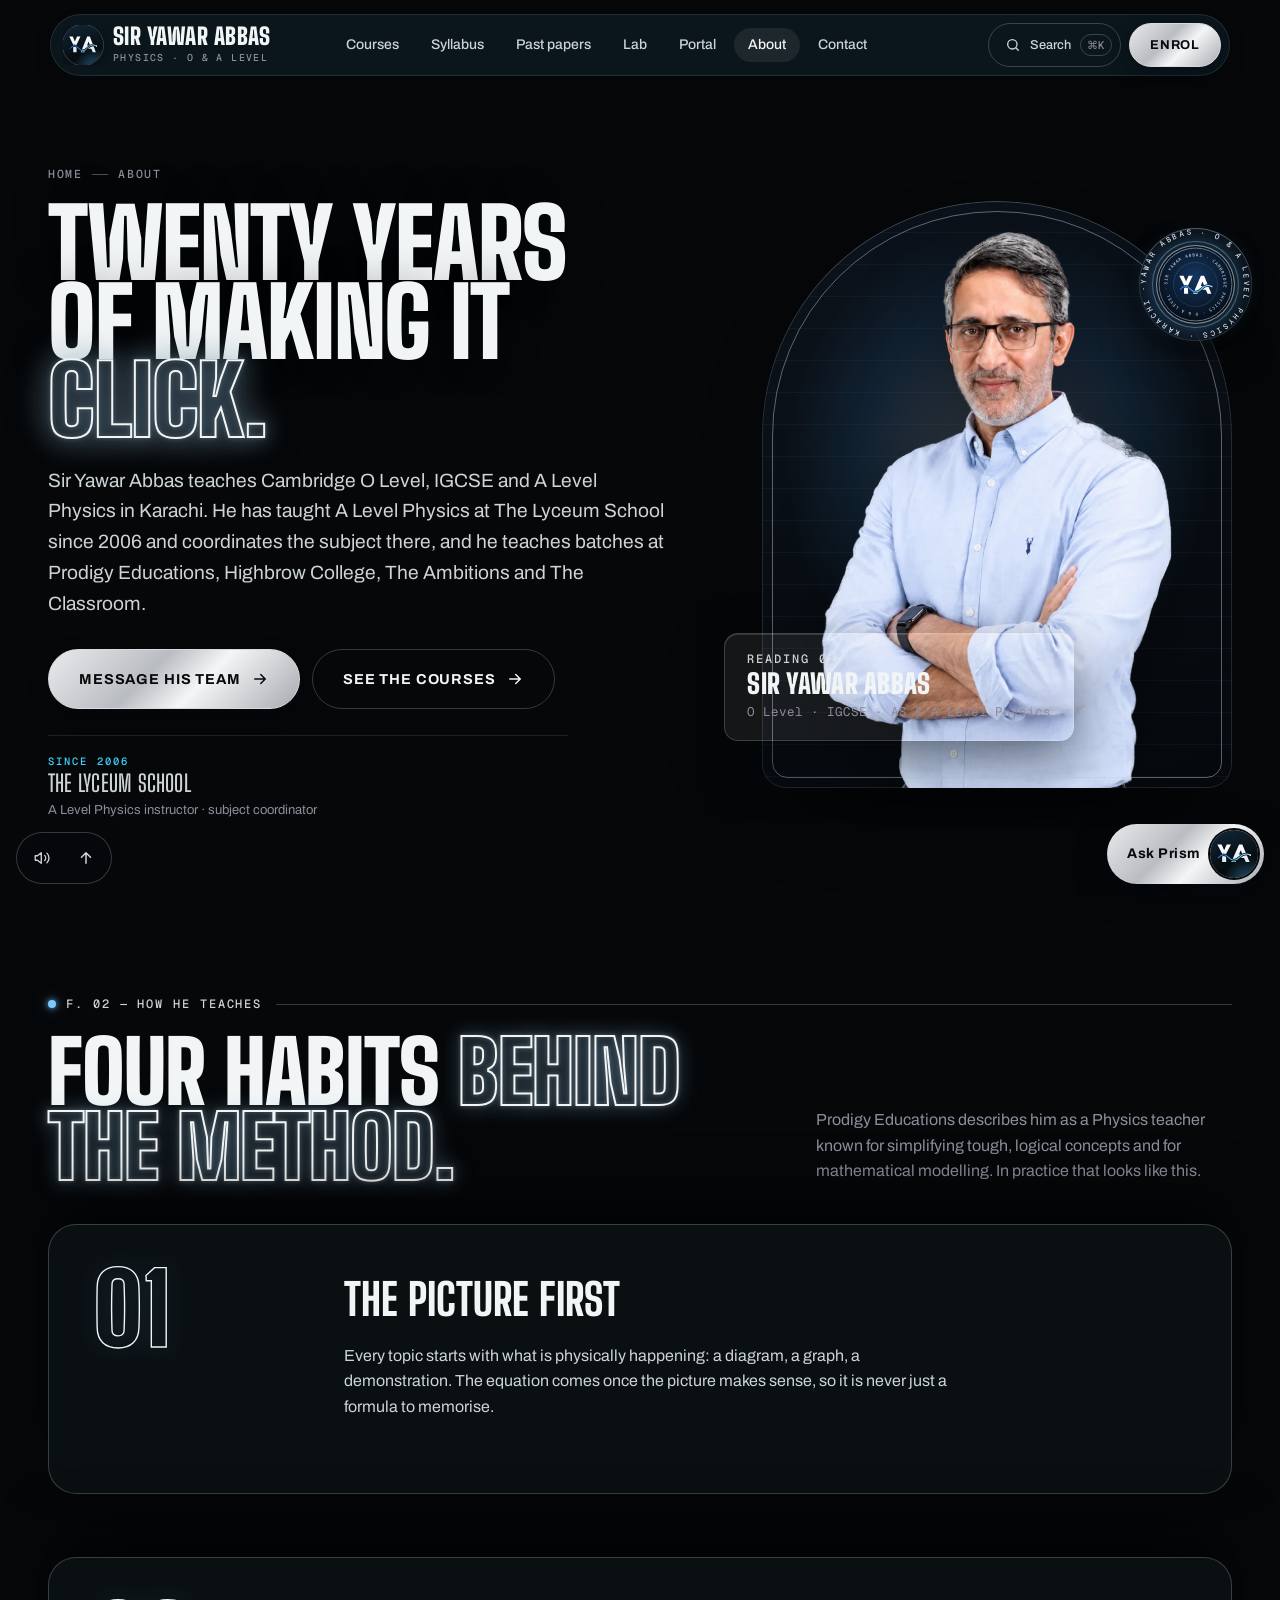
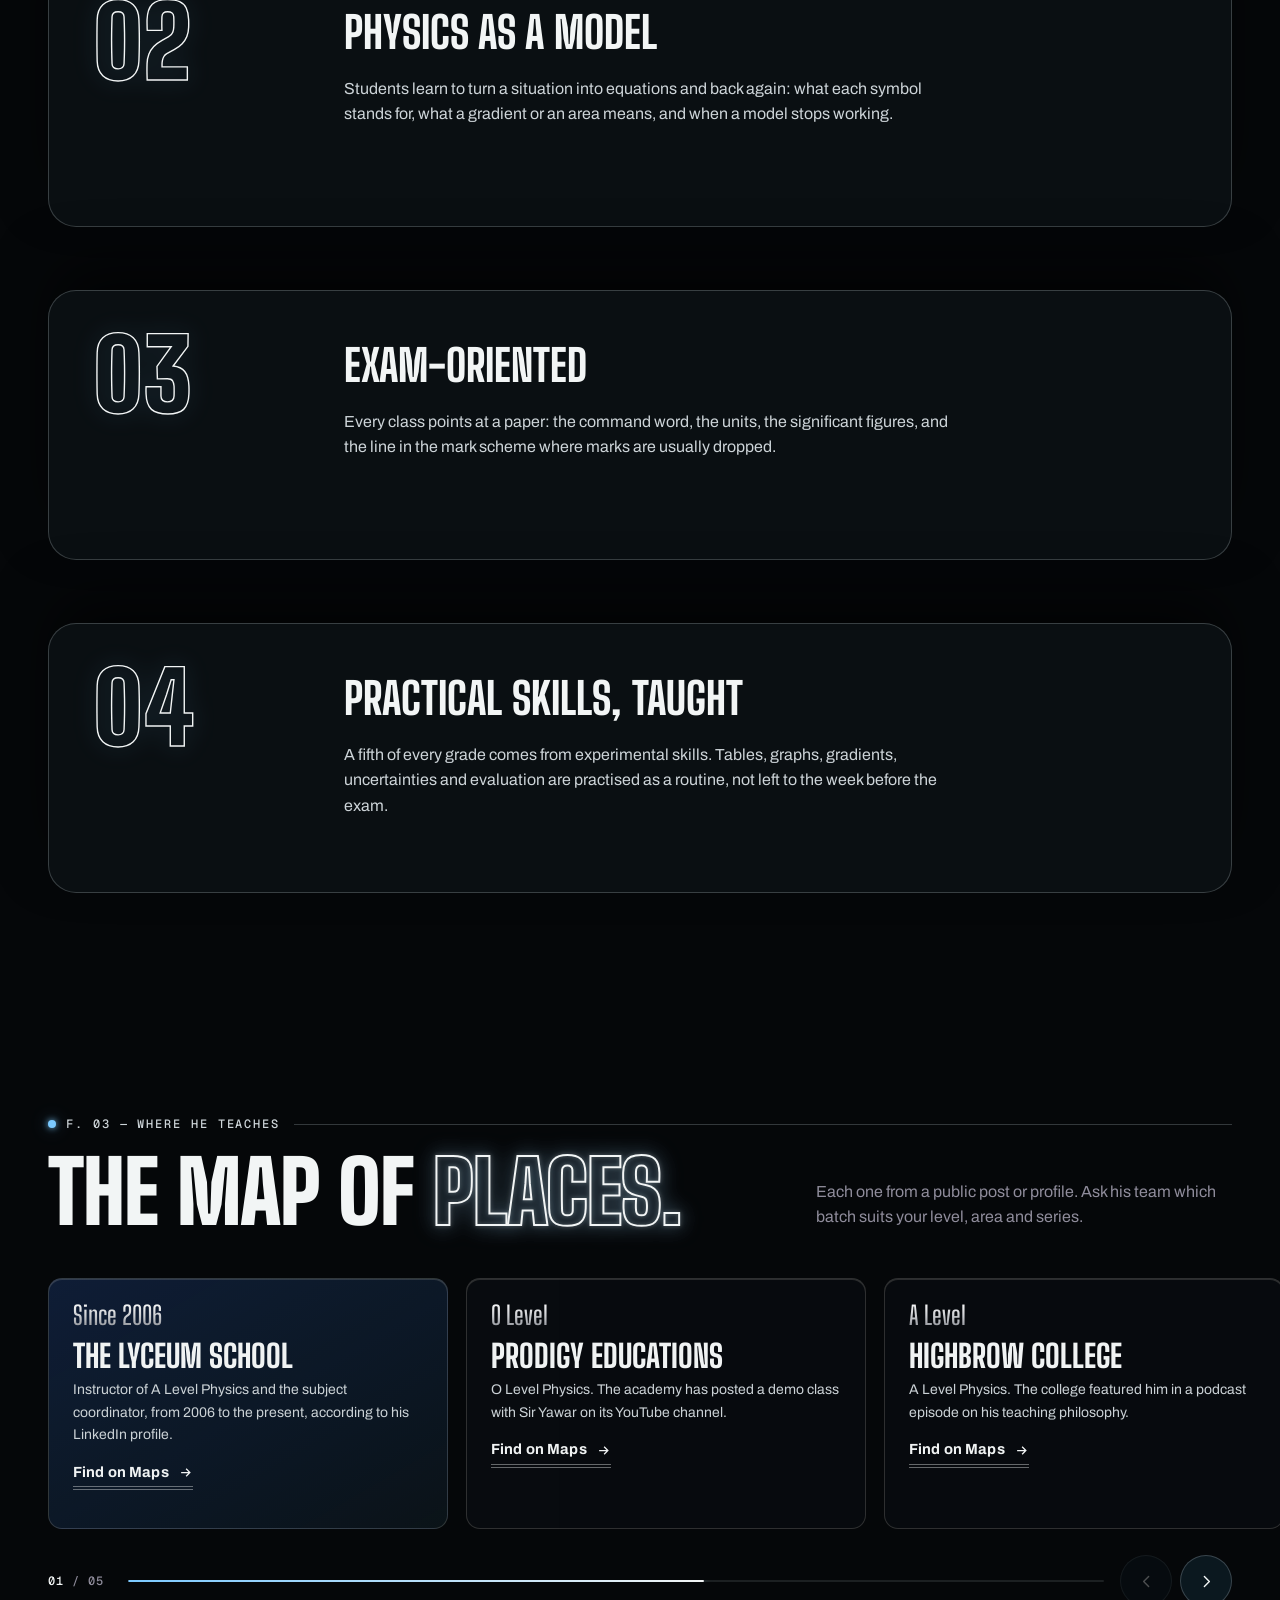
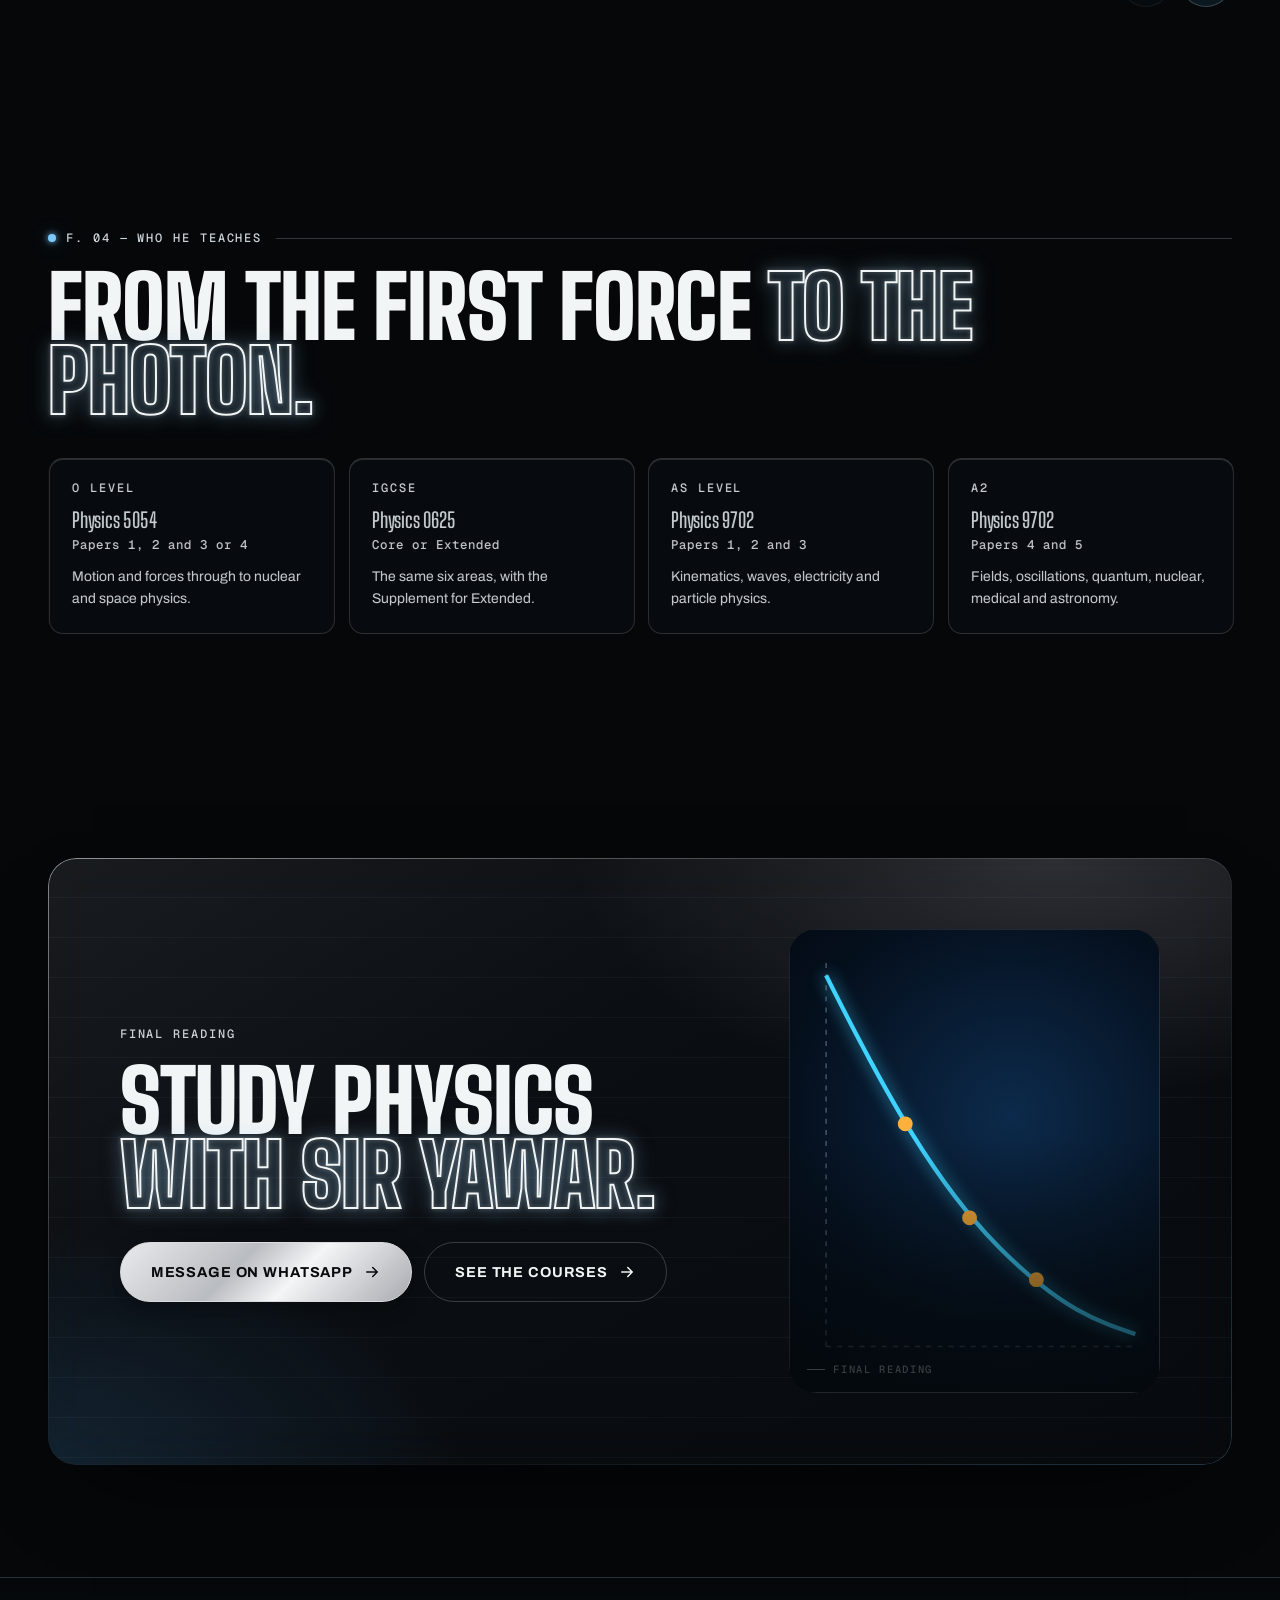
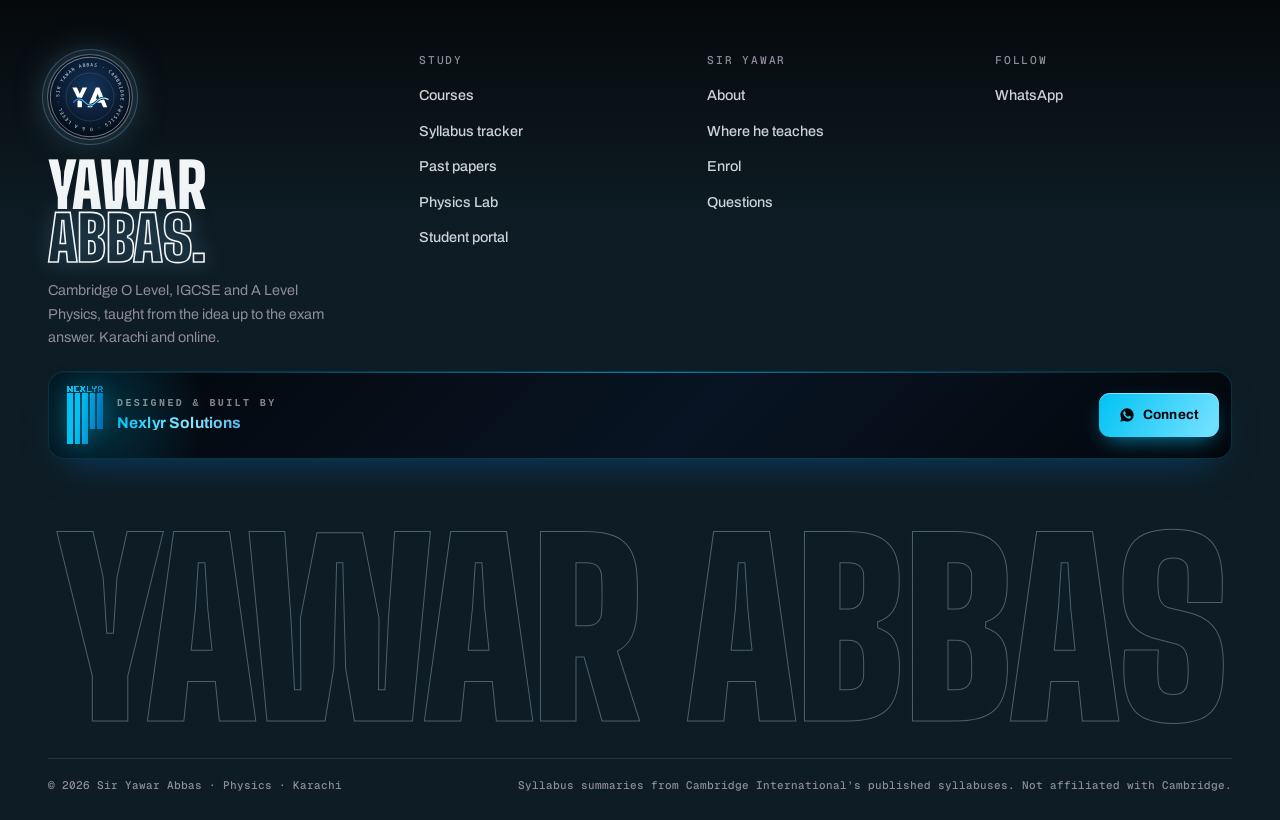
<file: about.html>
<!doctype html><html lang="en" data-theme="dark"><head><meta charset="utf-8"><meta name="viewport" content="width=device-width,initial-scale=1,viewport-fit=cover"><title>About Sir Yawar Abbas — Physics teacher, Karachi</title><meta name="description" content="Sir Yawar Abbas has taught A Level Physics at The Lyceum School since 2006 and is its Physics subject coordinator. He also teaches at Prodigy Educations, Highbrow College and other Karachi academies."><link rel="canonical" href="https://sir-yawar-abbas.nexlyr.solutions/about.html"><meta name="theme-color" content="#040a12"><meta property="og:type" content="website"><meta property="og:site_name" content="Sir Yawar Abbas · Physics"><meta property="og:title" content="About Sir Yawar Abbas — Physics teacher, Karachi"><meta property="og:description" content="Sir Yawar Abbas has taught A Level Physics at The Lyceum School since 2006 and is its Physics subject coordinator. He also teaches at Prodigy Educations, Highbrow College and other Karachi academies."><meta property="og:url" content="https://sir-yawar-abbas.nexlyr.solutions/about.html"><meta property="og:image" content="https://sir-yawar-abbas.nexlyr.solutions/og.jpg"><meta property="og:image:width" content="1200"><meta property="og:image:height" content="630"><meta name="twitter:card" content="summary_large_image"><link rel="icon" type="image/svg+xml" href="favicon.svg"><link rel="apple-touch-icon" href="apple-touch-icon.png"><script>(function(){var d=document.documentElement;d.dataset.theme="dark";try{localStorage.removeItem("ya-theme");}catch(e){}try{if(!sessionStorage.getItem("ya-seen"))d.classList.add("ld-on");}catch(e){}})();</script><script type="application/ld+json">{"@context": "https://schema.org", "@type": "Person", "@id": "https://sir-yawar-abbas.nexlyr.solutions/#person", "name": "Sir Yawar Abbas", "alternateName": ["Yawar Abbas"], "jobTitle": "Physics teacher", "description": "Cambridge O Level, IGCSE and AS & A Level Physics teacher in Karachi. A Level Physics instructor and subject coordinator at The Lyceum School since 2006.", "knowsAbout": ["Physics", "Cambridge O Level Physics 5054", "Cambridge IGCSE Physics 0625", "Cambridge International AS & A Level Physics 9702"], "worksFor": [{"@type": "EducationalOrganization", "name": "The Lyceum School"}, {"@type": "EducationalOrganization", "name": "Prodigy Educations"}, {"@type": "EducationalOrganization", "name": "Highbrow College"}], "address": {"@type": "PostalAddress", "addressLocality": "Karachi", "addressCountry": "PK"}, "url": "https://sir-yawar-abbas.nexlyr.solutions/"}</script><link rel="preload" href="assets/fonts/big-shoulders-display-latin-900-normal.woff2?v=9ec6b61a" as="font" type="font/woff2" crossorigin><link rel="preload" href="assets/fonts/archivo-latin-400-normal.woff2?v=9246d621" as="font" type="font/woff2" crossorigin><link rel="stylesheet" href="assets/site.css?v=e99ed3dc"><style>@layer base{.ab-g{display:grid;grid-template-columns:minmax(0,1.1fr) minmax(0,.9fr);gap:clamp(24px,5vw,72px);align-items:center}
.ab-fig{position:relative;margin:0;justify-self:end;width:min(470px,100%)}
.ab-frame{position:relative;aspect-ratio:4/5;border-radius:240px 240px 24px 24px;overflow:hidden;
  background:radial-gradient(closest-side at 50% 45%,rgba(181,179,191,.3),rgba(40,96,140,.22) 60%,transparent 90%),repeating-linear-gradient(180deg,transparent 0 31px,var(--ruling) 31px 32px),var(--glass-solid);box-shadow:var(--hi),inset 0 0 0 1px var(--line-w),var(--shadow)}
.ab-frame::after{content:"";position:absolute;inset:10px;border-radius:232px 232px 16px 16px;border:1px solid color-mix(in srgb,var(--brass) 45%,transparent);pointer-events:none}
.ab-frame img{position:absolute;left:50%;bottom:0;width:auto;height:95%;max-width:none;transform:translateX(-50%);filter:drop-shadow(0 20px 40px rgba(0,0,0,.4))}
.ab-fig .plate{position:absolute;left:-8%;bottom:8%;display:grid;gap:6px;padding:18px 22px;border-radius:18px;border:1px solid var(--line-w);background:var(--glass-solid);-webkit-backdrop-filter:blur(18px);backdrop-filter:blur(18px);box-shadow:var(--hi),var(--shadow)}
.ab-fig .plate b{font:500 1.45rem/1 var(--f-display);letter-spacing:-.015em}
.ab-credo{margin-top:28px;padding-top:22px;border-top:1px solid var(--rule)}
.ab-fig .plate .pl-sub{font-size:12.5px;color:var(--ink-3)}
.ap-g{display:grid;grid-template-columns:repeat(2,minmax(0,1fr));gap:clamp(14px,1.6vw,20px);--rw-t:min(360px,84%)}
.ap{padding:clamp(24px,3vw,36px) clamp(22px,3vw,34px) clamp(22px,3vw,32px) clamp(52px,5vw,66px)}
.ap .h3{margin:10px 0 12px}
.ap p{font-size:15px;color:var(--ink-2)}
.tl{counter-reset:t;--rg:18px}
.tl-i{display:grid;grid-template-rows:auto auto 1fr;align-content:start;gap:14px;padding:0 24px 24px}
.tl-ph,.tl-media{height:190px;margin:0 -24px 6px;border-radius:0}
.tl-media{position:relative;display:flex;align-items:flex-end;justify-content:space-between;gap:12px;padding:18px 24px;background:radial-gradient(90% 100% at 80% 0%,rgba(181,179,191,.2),transparent 60%),repeating-linear-gradient(180deg,transparent 0 23px,rgba(118,166,202,.07) 23px 24px),linear-gradient(160deg,#0d1c2c,#050a10)}
.tl-media .credo{flex-direction:column;align-items:flex-start;gap:8px}
.tl-media .credo-t{display:none}
.tl-media .credo-plate{--cw:150px;--chh:56px}
.tl-por{position:absolute;right:24px;bottom:0;margin:0;width:150px;height:170px;border-radius:80px 80px 0 0;overflow:hidden;background:linear-gradient(180deg,#f7f7f8,#e7e6ea);box-shadow:inset 0 0 0 1px rgba(128,124,146,.55),0 18px 36px -18px rgba(0,0,0,.7)}
.tl-por img{width:100%;height:100%;object-fit:cover;object-position:50% 15%;mix-blend-mode:multiply}
.tl-yt>img{filter:grayscale(1) contrast(1.15) brightness(.85)}
.tl-k{font:italic 500 1.6rem/1 var(--f-display);background:var(--gold-text);-webkit-background-clip:text;background-clip:text;-webkit-text-fill-color:transparent;padding-right:.08em}
.tl-i .h3{font-size:1.4rem}
.tl-i p{margin:8px 0 12px;font-size:14px;color:var(--ink-2)}
.iv{padding:clamp(24px,3vw,40px) clamp(22px,3vw,40px) clamp(22px,3vw,34px) clamp(56px,6vw,76px);display:grid;gap:0}
.iv-r{display:grid;grid-template-columns:220px 1fr;gap:24px;padding:20px 0;border-bottom:1px dashed var(--rule)}
.iv-q{font:500 11.5px/1.4 var(--f-mono);letter-spacing:.12em;text-transform:uppercase;color:var(--brass);padding-top:8px}
.iv blockquote{margin:0;font:italic 500 clamp(1.3rem,2.1vw,1.85rem)/1.3 var(--f-display);letter-spacing:-.015em}
.iv-src{margin-top:20px;justify-self:start}
.so-g{display:grid;grid-template-columns:repeat(4,minmax(0,1fr));gap:14px;--rw-t:min(300px,78%)}
.so{display:grid;gap:6px;padding:22px}
.so b{font:500 1.3rem/1.15 var(--f-display);letter-spacing:-.01em;margin-top:8px}
.so span:not(.folio){font:500 12.5px/1 var(--f-mono);color:var(--brass)}
.so p{margin-top:8px;font-size:14px;color:var(--ink-2)}
@media (max-width:1000px){.ab-g{grid-template-columns:1fr}.ab-fig{justify-self:center}}
@media (max-width:640px){.iv-r{grid-template-columns:1fr;gap:6px}.ab-fig .plate{left:0}.tl-media,.tl-ph{height:170px}.tl-por{width:124px;height:150px}.tl-media .credo-plate{--cw:120px;--chh:48px}}}
/* physics: ID card in place of a portrait */
.ab-id{aspect-ratio:auto;padding-top:60px}
.idc{position:relative;display:grid;gap:16px;padding:24px 24px 18px;border-radius:24px;box-shadow:var(--hi),0 40px 90px -40px rgba(0,0,0,.9),0 0 60px -24px var(--volt-glow)}
.idc-top{display:flex;justify-content:space-between;align-items:center}
.idc-mk{width:150px;height:auto;margin:6px 0 2px}
.idc-dl{margin:0;display:grid;grid-template-columns:1fr 1fr;gap:0 18px}
.idc-dl>div{padding:11px 0;border-top:1px dashed var(--rule)}
.idc-dl dt{font:500 10px/1 var(--f-mono);letter-spacing:.16em;text-transform:uppercase;color:var(--ink-3)}
.idc-dl dd{margin:6px 0 0;font-weight:600;font-size:15px;color:var(--ink)}
.idc-wave{width:100%;height:30px}
.idc-wave path{fill:none;stroke:var(--volt);stroke-width:2.5;filter:drop-shadow(0 0 5px var(--volt-glow));stroke-dasharray:6 0}
.ab-id .ab-badge{position:absolute;top:0;right:-4%;z-index:3}
.ab-id .plate{bottom:-6%}
.tl-i{padding-top:24px}
.tl-x{background:linear-gradient(150deg,rgba(47,123,255,.16),rgba(63,211,255,.04))}
@media (max-width:640px){.idc-dl{grid-template-columns:1fr}.ab-id{padding-top:40px}.ab-id .ab-badge{right:0}}
</style></head><body data-page="about"><a class="skip" href="#main">Skip to content</a><div class="bg-base" aria-hidden="true"></div><div class="aurora" aria-hidden="true"><i></i><i></i><i></i></div><canvas id="bg3d" aria-hidden="true"></canvas><div class="bg-veil" aria-hidden="true"></div><div class="grain" aria-hidden="true"></div><div class="ldx" aria-hidden="true"><div class="ldx-fill"><div class="ldx-grp"><div class="ldx-w">YAWAR<div class="ldx-gold"><img src="assets/img/yawar-abbas.webp?v=66fcc3b0" alt="" decoding="async"><i class="ldx-shine"></i></div><i class="ldx-crest"></i></div><div class="ldx-s">O &amp; A Level Physics &middot; Karachi</div></div></div><div class="ldx-ink"><div class="ldx-grp"><div class="ldx-w"><span><i>Y</i></span><span class="ldx-i"><i>A</i></span><span><i>W</i></span><span><i>A</i></span><span><i>R</i></span></div><div class="ldx-s"><span>O &amp; A Level Physics &middot; Karachi</span></div></div></div><div class="ldx-m ldx-tl"><img src="assets/img/ya-mark.svg?v=c2f24b2e" alt="" width="195" height="122"><span>Sir Yawar Abbas</span></div><div class="ldx-m ldx-tr">Cambridge Physics</div><div class="ldx-m ldx-bl"><b id="ldN">000</b><span>Charging the field</span></div><div class="ldx-m ldx-br">O Level 5054 &middot; IGCSE 0625<br>AS &amp; A Level 9702</div></div><div class="pt" aria-hidden="true"><div class="pt-bg"></div><div class="pt-in"><span class="pt-f"></span><div class="pt-w"></div></div><i class="pt-line"></i></div><i class="sprog" aria-hidden="true"></i><header class="nav"><a class="brand" href="index.html" aria-label="Sir Yawar Abbas, home"><span class="seal" aria-hidden="true"><img src="assets/img/ya-mark.svg?v=c2f24b2e" alt="" width="195" height="122" decoding="async"></span><span class="brand-t"><b>Sir Yawar Abbas</b><span>Physics · O &amp; A Level</span></span></a><nav class="nav-links" aria-label="Main"><a href="courses.html">Courses</a><a href="syllabus.html">Syllabus</a><a href="past-papers.html">Past papers</a><a href="lab.html">Lab</a><a href="portal.html">Portal</a><a href="about.html" aria-current="page">About</a><a href="contact.html">Contact</a></nav><div class="nav-r"><button class="nav-search" type="button" data-cmdk aria-label="Search the site"><svg viewBox="0 0 24 24" fill="none" stroke="currentColor" stroke-width="2" stroke-linecap="round"><circle cx="11" cy="11" r="7"/><path d="m20 20-3.5-3.5"/></svg><span>Search</span><kbd>⌘K</kbd></button><a class="btn btn-pri btn-sm btn-enrol" href="contact.html#enrol">Enrol</a><button class="burger" type="button" aria-label="Menu" aria-expanded="false" aria-controls="menu"><span></span><span></span></button></div></header><div class="menu" id="menu" aria-hidden="true"><nav aria-label="Mobile"><a href="index.html"><small>01</small>Home<i>f.01</i></a><a href="courses.html"><small>02</small>Courses<i>f.02</i></a><a href="syllabus.html"><small>03</small>Syllabus<i>f.03</i></a><a href="past-papers.html"><small>04</small>Past papers<i>f.04</i></a><a href="lab.html"><small>05</small>Lab<i>f.05</i></a><a href="portal.html"><small>06</small>Portal<i>f.06</i></a><a href="about.html" aria-current="page"><small>07</small>About<i>f.07</i></a><a href="contact.html"><small>08</small>Contact<i>f.08</i></a></nav><div class="menu-foot"><a class="btn btn-pri" data-wa="Assalam o Alaikum, I would like to enrol in Physics with Sir Yawar Abbas." href="contact.html#enrol" target="_blank" rel="noopener">WhatsApp</a><a class="btn btn-sm mf-portal" href="portal.html">Student portal</a><button class="btn btn-sm" type="button" data-sound-toggle>Sound</button></div></div><main id="main"><section class="phero ab-hero" data-shape="atom" data-shape-x=".5" data-shape-y=".05" data-shape-s=".95" data-shape-a=".85" data-shape-mx="0" data-shape-my="-.42" data-shape-ms=".56" data-shape-ma=".28">
  <div class="wrap ab-g">
    <div>
      <nav class="crumbs" aria-label="Breadcrumb"><a href="index.html">Home</a><i></i><span>About</span></nav>
      <h1 class="display" data-split>Twenty years of making it <em>click.</em></h1>
      <p class="lede" data-rv>Sir Yawar Abbas teaches Cambridge O Level, IGCSE and A Level Physics in Karachi. He has taught A Level Physics at The Lyceum School since 2006 and coordinates the subject there, and he teaches batches at Prodigy Educations, Highbrow College, The Ambitions and The Classroom.</p>
      <div class="hero-cta" data-rv style="display:flex;flex-wrap:wrap;gap:12px;margin-top:30px"><a class="btn btn-pri btn-lg" data-mag data-wa="Assalam o Alaikum Sir, I would like to join your Physics classes." href="contact.html#enrol">Message his team <svg class="arr" viewBox="0 0 24 24" fill="none" stroke="currentColor" stroke-width="2" stroke-linecap="round" stroke-linejoin="round"><path d="M5 12h14M13 6l6 6-6 6"/></svg></a><a class="btn btn-lg" href="courses.html">See the courses</a></div>
      <div class="hero-inst" data-rv style="--d:.5s"><span class="hi-k">Since 2006</span><b>The Lyceum School</b><span class="hi-s">A Level Physics instructor &middot; subject coordinator</span></div>
    </div>
    <figure class="ab-fig" data-rv="fade">
      <div class="hero-badge ab-badge" aria-hidden="true"><svg class="hb-ring" viewBox="0 0 200 200"><defs><path id="hbP2" d="M100 100m-82 0a82 82 0 1 1 164 0a82 82 0 1 1-164 0"/></defs><text><textPath href="#hbP2" textLength="512">YAWAR ABBAS &#183; O &amp; A LEVEL PHYSICS &#183; KARACHI &#183; </textPath></text></svg><img src="assets/img/ya-logo.svg?v=a43a119a" alt="" width="448" height="448" decoding="async"></div>
      <div class="ab-frame"><img src="assets/img/yawar-abbas.webp?v=66fcc3b0" alt="Sir Yawar Abbas" width="698" height="1100" decoding="async"></div>
      <figcaption class="plate"><span class="folio">Reading 01</span><b>Sir Yawar Abbas</b><span class="pl-sub">O Level &middot; IGCSE &middot; AS &amp; A Level Physics</span></figcaption>
    </figure>
  </div>
</section>

<section class="sec" id="approach" data-shape="lens" data-shape-x="-.6" data-shape-y="-.12" data-shape-s=".6" data-shape-a=".35" data-shape-my="-.5" data-shape-ms=".36">
  <div class="wrap">
    <div class="sec-head">
      <div class="meta"><span class="folio">f. 02 &mdash; How he teaches</span><span class="hair"></span></div>
      <h2 class="title" data-split>Four habits <em>behind the method.</em></h2>
      <p class="lede" data-rv>Prodigy Educations describes him as a Physics teacher known for simplifying tough, logical concepts and for mathematical modelling. In practice that looks like this.</p>
    </div>
    <div class="ap-g" data-stack>
      <article class="card ruled ap" data-rv><span class="folio">01</span><h3 class="h3">The picture first</h3><p>Every topic starts with what is physically happening: a diagram, a graph, a demonstration. The equation comes once the picture makes sense, so it is never just a formula to memorise.</p></article>
      <article class="card ruled ap" data-rv style="--d:.06s"><span class="folio">02</span><h3 class="h3">Physics as a model</h3><p>Students learn to turn a situation into equations and back again: what each symbol stands for, what a gradient or an area means, and when a model stops working.</p></article>
      <article class="card ruled ap" data-rv style="--d:.12s"><span class="folio">03</span><h3 class="h3">Exam-oriented</h3><p>Every class points at a paper: the command word, the units, the significant figures, and the line in the mark scheme where marks are usually dropped.</p></article>
      <article class="card ruled ap" data-rv style="--d:.18s"><span class="folio">04</span><h3 class="h3">Practical skills, taught</h3><p>A fifth of every grade comes from experimental skills. Tables, graphs, gradients, uncertainties and evaluation are practised as a routine, not left to the week before the exam.</p></article>
    </div>
  </div>
</section>

<section class="sec" id="where" data-shape="sphere" data-shape-x="-.55" data-shape-y=".05" data-shape-s=".72" data-shape-a=".5" data-shape-spin=".08" data-shape-my="-.5" data-shape-ms=".4">
  <div class="wrap">
    <div class="sec-head">
      <div class="meta"><span class="folio">f. 03 &mdash; Where he teaches</span><span class="hair"></span></div>
      <h2 class="title" data-split>The map of <em>places.</em></h2>
      <p class="lede" data-rv>Each one from a public post or profile. Ask his team which batch suits your level, area and series.</p>
    </div>
    <ol class="tl" data-rail="" style="--rw:min(400px,86%)">
      <li class="tl-i card tl-x" data-rv><span class="tl-k">Since 2006</span><div><h3 class="h3">The Lyceum School</h3><p>Instructor of A Level Physics and the subject coordinator, from 2006 to the present, according to his LinkedIn profile.</p><a class="link" target="_blank" rel="noopener" href="https://www.google.com/maps/search/?api=1&amp;query=The+Lyceum+School+Karachi">Find on Maps <svg class="arr" viewBox="0 0 24 24" fill="none" stroke="currentColor" stroke-width="2"><path d="M5 12h14M13 6l6 6-6 6"/></svg></a></div></li>
      <li class="tl-i card" data-rv><span class="tl-k">O Level</span><div><h3 class="h3">Prodigy Educations</h3><p>O Level Physics. The academy has posted a demo class with Sir Yawar on its YouTube channel.</p><a class="link" target="_blank" rel="noopener" href="https://www.google.com/maps/search/?api=1&amp;query=Prodigy+Educations+Karachi">Find on Maps <svg class="arr" viewBox="0 0 24 24" fill="none" stroke="currentColor" stroke-width="2"><path d="M5 12h14M13 6l6 6-6 6"/></svg></a></div></li>
      <li class="tl-i card" data-rv><span class="tl-k">A Level</span><div><h3 class="h3">Highbrow College</h3><p>A Level Physics. The college featured him in a podcast episode on his teaching philosophy.</p><a class="link" target="_blank" rel="noopener" href="https://www.google.com/maps/search/?api=1&amp;query=Highbrow+College+Karachi">Find on Maps <svg class="arr" viewBox="0 0 24 24" fill="none" stroke="currentColor" stroke-width="2"><path d="M5 12h14M13 6l6 6-6 6"/></svg></a></div></li>
      <li class="tl-i card" data-rv><span class="tl-k">Karachi</span><div><h3 class="h3">The Ambitions</h3><p>Physics classes with Sir Yawar, announced by the academy.</p><a class="link" target="_blank" rel="noopener" href="https://www.google.com/maps/search/?api=1&amp;query=The+Ambitions+Karachi">Find on Maps <svg class="arr" viewBox="0 0 24 24" fill="none" stroke="currentColor" stroke-width="2"><path d="M5 12h14M13 6l6 6-6 6"/></svg></a></div></li>
      <li class="tl-i card" data-rv><span class="tl-k">Karachi</span><div><h3 class="h3">The Classroom</h3><p>Physics registrations with Sir Yawar, announced by the academy.</p><a class="link" target="_blank" rel="noopener" href="https://www.google.com/maps/search/?api=1&amp;query=The+Classroom+Karachi">Find on Maps <svg class="arr" viewBox="0 0 24 24" fill="none" stroke="currentColor" stroke-width="2"><path d="M5 12h14M13 6l6 6-6 6"/></svg></a></div></li>
    </ol>
  </div>
</section>

<section class="sec" id="levels" data-shape="field" data-shape-x=".55" data-shape-a=".5" data-shape-s=".65" data-shape-spin=".06" data-shape-my=".5" data-shape-ms=".38">
  <div class="wrap">
    <div class="sec-head">
      <div class="meta"><span class="folio">f. 04 &mdash; Who he teaches</span><span class="hair"></span></div>
      <h2 class="title" data-split>From the first force <em>to the photon.</em></h2>
    </div>
    <div class="so-g" data-rail="t">
      <a class="so card" href="courses.html#c5054" data-tilt="4" data-rv><span class="folio">O Level</span><b>Physics 5054</b><span>Papers 1, 2 and 3 or 4</span><p>Motion and forces through to nuclear and space physics.</p></a>
      <a class="so card" href="courses.html#c0625" data-tilt="4" data-rv style="--d:.06s"><span class="folio">IGCSE</span><b>Physics 0625</b><span>Core or Extended</span><p>The same six areas, with the Supplement for Extended.</p></a>
      <a class="so card" href="courses.html#c9702" data-tilt="4" data-rv style="--d:.12s"><span class="folio">AS Level</span><b>Physics 9702</b><span>Papers 1, 2 and 3</span><p>Kinematics, waves, electricity and particle physics.</p></a>
      <a class="so card" href="courses.html#c9702" data-tilt="4" data-rv style="--d:.18s"><span class="folio">A2</span><b>Physics 9702</b><span>Papers 4 and 5</span><p>Fields, oscillations, quantum, nuclear, medical and astronomy.</p></a>
    </div>
  </div>
</section>

<section class="sec" data-shape="orbit" data-shape-x=".55" data-shape-a=".65" data-shape-spin=".12" data-shape-my=".35" data-shape-ms=".45">
  <div class="wrap">
    <div class="cta has-ph" data-rv>
      <div>
        <span class="folio">Final reading</span>
        <h2 class="title" style="margin-top:18px">Study Physics <em>with Sir Yawar.</em></h2>
        <div class="cta-row">
          <a class="btn btn-pri btn-lg" data-mag data-wa="Assalam o Alaikum Sir, I would like to join your Physics classes." href="contact.html#enrol">Message on WhatsApp <svg class="arr" viewBox="0 0 24 24" fill="none" stroke="currentColor" stroke-width="2" stroke-linecap="round" stroke-linejoin="round"><path d="M5 12h14M13 6l6 6-6 6"/></svg></a>
          <a class="btn btn-lg" href="courses.html">See the courses</a>
        </div>
      </div>
      <figure class="ph cta-ph phv" data-par aria-hidden="true">
        <svg viewBox="0 0 300 380" preserveAspectRatio="xMidYMid slice"><path class="pv-axis" d="M30 340H280M30 340V30"/><path class="pv-curve" d="M30 40 C80 140 120 210 170 260 S250 320 280 330"/><circle class="pv-dot" cx="94" cy="160" r="6"/><circle class="pv-dot" cx="146" cy="236" r="6"/><circle class="pv-dot" cx="200" cy="286" r="6"/></svg>
        <figcaption><span class="ph-cap">Final reading</span></figcaption>
      </figure>
    </div>
  </div>
</section>
</main>
<footer class="foot"><div class="wrap"><div class="foot-top"><div><img class="foot-logo" src="assets/img/ya-logo.svg?v=a43a119a" alt="Sir Yawar Abbas, O &amp; A Level Physics" width="448" height="448" loading="lazy" decoding="async"><p class="foot-word">Yawar<span>Abbas.</span></p><p class="small" style="margin-top:14px;max-width:36ch">Cambridge O Level, IGCSE and A Level Physics, taught from the idea up to the exam answer. Karachi and online.</p></div><div><h4>Study</h4><ul><li><a href="courses.html">Courses</a></li><li><a href="syllabus.html">Syllabus tracker</a></li><li><a href="past-papers.html">Past papers</a></li><li><a href="lab.html">Physics Lab</a></li><li><a href="portal.html">Student portal</a></li></ul></div><div><h4>Sir Yawar</h4><ul><li><a href="about.html">About</a></li><li><a href="about.html#where">Where he teaches</a></li><li><a href="contact.html#enrol">Enrol</a></li><li><a href="contact.html#faq">Questions</a></li></ul></div><div><h4>Follow</h4><ul><li><a data-wa="Assalam o Alaikum" href="contact.html">WhatsApp</a></li><li><a data-href="instagram" href="#">Instagram</a></li><li><a data-href="facebook" href="#">Facebook</a></li><li><a data-href="youtube" href="#">YouTube</a></li><li><a data-href="linkedin" href="#">LinkedIn</a></li></ul></div></div><div class="nxb">
      <a class="nxb__id" href="https://nexlyr.solutions/" target="_blank" rel="noopener"
         aria-label="Nexlyr Solutions — the studio that designed and built this site">
        <span class="nxb__mk" aria-hidden="true"><svg viewBox="0 0 631 1011" xmlns="http://www.w3.org/2000/svg" shape-rendering="crispEdges" role="img" aria-label="Nexlyr Solutions logo"><defs><linearGradient id="nxbLogoG" gradientUnits="userSpaceOnUse" x1="277.4" y1="43.9" x2="724.3" y2="114.7"><stop offset="0" stop-color="#01C2F4"/><stop offset="1" stop-color="#0169B3"/></linearGradient></defs><g fill="url(#nxbLogoG)"><rect x="2.5" y="1" width="27.2" height="6.8"/><rect x="70.5" y="1" width="27.2" height="6.8"/><rect x="124.9" y="1" width="88.4" height="6.8"/><rect x="233.7" y="1" width="27.2" height="6.8"/><rect x="294.9" y="1" width="27.2" height="6.8"/><rect x="342.5" y="1" width="27.2" height="6.8"/><rect x="430.9" y="1" width="27.2" height="6.8"/><rect x="492.1" y="1" width="27.2" height="6.8"/><rect x="539.7" y="1" width="74.8" height="6.8"/><rect x="2.5" y="7.8" width="34" height="6.8"/><rect x="70.5" y="7.8" width="27.2" height="6.8"/><rect x="124.9" y="7.8" width="88.4" height="6.8"/><rect x="233.7" y="7.8" width="27.2" height="6.8"/><rect x="294.9" y="7.8" width="27.2" height="6.8"/><rect x="342.5" y="7.8" width="27.2" height="6.8"/><rect x="430.9" y="7.8" width="27.2" height="6.8"/><rect x="492.1" y="7.8" width="27.2" height="6.8"/><rect x="539.7" y="7.8" width="81.6" height="6.8"/><rect x="2.5" y="14.6" width="34" height="6.8"/><rect x="70.5" y="14.6" width="27.2" height="6.8"/><rect x="124.9" y="14.6" width="27.2" height="6.8"/><rect x="233.7" y="14.6" width="34" height="6.8"/><rect x="288.1" y="14.6" width="34" height="6.8"/><rect x="342.5" y="14.6" width="27.2" height="6.8"/><rect x="430.9" y="14.6" width="27.2" height="6.8"/><rect x="492.1" y="14.6" width="27.2" height="6.8"/><rect x="539.7" y="14.6" width="27.2" height="6.8"/><rect x="600.9" y="14.6" width="27.2" height="6.8"/><rect x="2.5" y="21.4" width="40.8" height="6.8"/><rect x="70.5" y="21.4" width="27.2" height="6.8"/><rect x="124.9" y="21.4" width="27.2" height="6.8"/><rect x="240.5" y="21.4" width="34" height="6.8"/><rect x="281.3" y="21.4" width="34" height="6.8"/><rect x="342.5" y="21.4" width="27.2" height="6.8"/><rect x="430.9" y="21.4" width="27.2" height="6.8"/><rect x="492.1" y="21.4" width="27.2" height="6.8"/><rect x="539.7" y="21.4" width="27.2" height="6.8"/><rect x="600.9" y="21.4" width="27.2" height="6.8"/><rect x="2.5" y="28.2" width="47.6" height="6.8"/><rect x="70.5" y="28.2" width="27.2" height="6.8"/><rect x="124.9" y="28.2" width="27.2" height="6.8"/><rect x="247.3" y="28.2" width="61.2" height="6.8"/><rect x="342.5" y="28.2" width="27.2" height="6.8"/><rect x="437.7" y="28.2" width="27.2" height="6.8"/><rect x="485.3" y="28.2" width="27.2" height="6.8"/><rect x="539.7" y="28.2" width="27.2" height="6.8"/><rect x="600.9" y="28.2" width="27.2" height="6.8"/><rect x="2.5" y="35" width="54.4" height="6.8"/><rect x="70.5" y="35" width="27.2" height="6.8"/><rect x="124.9" y="35" width="27.2" height="6.8"/><rect x="254.1" y="35" width="47.6" height="6.8"/><rect x="342.5" y="35" width="27.2" height="6.8"/><rect x="444.5" y="35" width="27.2" height="6.8"/><rect x="478.5" y="35" width="27.2" height="6.8"/><rect x="539.7" y="35" width="27.2" height="6.8"/><rect x="600.9" y="35" width="27.2" height="6.8"/><rect x="2.5" y="41.8" width="27.2" height="6.8"/><rect x="36.5" y="41.8" width="27.2" height="6.8"/><rect x="70.5" y="41.8" width="27.2" height="6.8"/><rect x="124.9" y="41.8" width="81.6" height="6.8"/><rect x="260.9" y="41.8" width="34" height="6.8"/><rect x="342.5" y="41.8" width="27.2" height="6.8"/><rect x="451.3" y="41.8" width="47.6" height="6.8"/><rect x="539.7" y="41.8" width="27.2" height="6.8"/><rect x="600.9" y="41.8" width="27.2" height="6.8"/><rect x="2.5" y="48.6" width="27.2" height="6.8"/><rect x="36.5" y="48.6" width="27.2" height="6.8"/><rect x="70.5" y="48.6" width="27.2" height="6.8"/><rect x="124.9" y="48.6" width="81.6" height="6.8"/><rect x="260.9" y="48.6" width="34" height="6.8"/><rect x="342.5" y="48.6" width="27.2" height="6.8"/><rect x="458.1" y="48.6" width="34" height="6.8"/><rect x="539.7" y="48.6" width="27.2" height="6.8"/><rect x="600.9" y="48.6" width="27.2" height="6.8"/><rect x="2.5" y="55.4" width="27.2" height="6.8"/><rect x="43.3" y="55.4" width="54.4" height="6.8"/><rect x="124.9" y="55.4" width="27.2" height="6.8"/><rect x="254.1" y="55.4" width="47.6" height="6.8"/><rect x="342.5" y="55.4" width="27.2" height="6.8"/><rect x="464.9" y="55.4" width="27.2" height="6.8"/><rect x="539.7" y="55.4" width="81.6" height="6.8"/><rect x="2.5" y="62.2" width="27.2" height="6.8"/><rect x="43.3" y="62.2" width="54.4" height="6.8"/><rect x="124.9" y="62.2" width="27.2" height="6.8"/><rect x="247.3" y="62.2" width="61.2" height="6.8"/><rect x="342.5" y="62.2" width="27.2" height="6.8"/><rect x="464.9" y="62.2" width="27.2" height="6.8"/><rect x="539.7" y="62.2" width="74.8" height="6.8"/><rect x="2.5" y="69" width="27.2" height="6.8"/><rect x="50.1" y="69" width="47.6" height="6.8"/><rect x="124.9" y="69" width="27.2" height="6.8"/><rect x="240.5" y="69" width="34" height="6.8"/><rect x="281.3" y="69" width="34" height="6.8"/><rect x="342.5" y="69" width="27.2" height="6.8"/><rect x="464.9" y="69" width="27.2" height="6.8"/><rect x="539.7" y="69" width="27.2" height="6.8"/><rect x="580.5" y="69" width="34" height="6.8"/><rect x="2.5" y="75.8" width="27.2" height="6.8"/><rect x="56.9" y="75.8" width="40.8" height="6.8"/><rect x="124.9" y="75.8" width="27.2" height="6.8"/><rect x="233.7" y="75.8" width="34" height="6.8"/><rect x="288.1" y="75.8" width="34" height="6.8"/><rect x="342.5" y="75.8" width="27.2" height="6.8"/><rect x="464.9" y="75.8" width="27.2" height="6.8"/><rect x="539.7" y="75.8" width="27.2" height="6.8"/><rect x="587.3" y="75.8" width="34" height="6.8"/><rect x="2.5" y="82.6" width="27.2" height="6.8"/><rect x="63.7" y="82.6" width="34" height="6.8"/><rect x="124.9" y="82.6" width="88.4" height="6.8"/><rect x="233.7" y="82.6" width="27.2" height="6.8"/><rect x="294.9" y="82.6" width="27.2" height="6.8"/><rect x="342.5" y="82.6" width="88.4" height="6.8"/><rect x="464.9" y="82.6" width="27.2" height="6.8"/><rect x="539.7" y="82.6" width="27.2" height="6.8"/><rect x="594.1" y="82.6" width="34" height="6.8"/><rect x="2.5" y="89.4" width="27.2" height="6.8"/><rect x="70.5" y="89.4" width="27.2" height="6.8"/><rect x="124.9" y="89.4" width="88.4" height="6.8"/><rect x="233.7" y="89.4" width="27.2" height="6.8"/><rect x="294.9" y="89.4" width="27.2" height="6.8"/><rect x="342.5" y="89.4" width="88.4" height="6.8"/><rect x="464.9" y="89.4" width="27.2" height="6.8"/><rect x="539.7" y="89.4" width="27.2" height="6.8"/><rect x="600.9" y="89.4" width="27.2" height="6.8"/><rect x="0" y="128" width="98.5" height="883"/><rect x="133.25" y="128" width="98.5" height="883"/><rect x="266.5" y="128" width="98.5" height="883"/><rect x="399.75" y="128" width="98.5" height="630"/><rect x="533" y="128" width="98.5" height="630"/></g></svg></span>
        <span class="nxb__tx"><span class="nxb__kk">Designed &amp; built by</span><span class="nxb__nm">Nexlyr Solutions</span></span>
      </a>
      <a class="nxb__go" target="_blank" rel="noopener"
         href="https://wa.me/923053687680?text=Hi%20Nexlyr%21%20I%20saw%20Sir%20Yawar%20Abbas%27s%20website%20and%20I%27d%20like%20a%20site%20like%20it."
         aria-label="Connect with Nexlyr Solutions on WhatsApp">
        <svg viewBox="0 0 24 24" fill="currentColor" aria-hidden="true"><path d="M12.04 2C6.58 2 2.14 6.44 2.14 11.9c0 1.75.46 3.45 1.32 4.95L2.05 22l5.28-1.38a9.86 9.86 0 0 0 4.71 1.2c5.46 0 9.9-4.44 9.9-9.9S17.5 2 12.04 2zm5.8 14.06c-.24.68-1.4 1.3-1.94 1.35-.5.05-1.13.07-1.82-.11-.42-.13-.96-.31-1.65-.61-2.9-1.25-4.8-4.17-4.95-4.37-.14-.2-1.18-1.57-1.18-3s.75-2.13 1.02-2.42c.26-.29.58-.36.77-.36l.55.01c.18.01.42-.07.65.5.24.58.82 2 .89 2.14.07.15.12.32.02.51-.09.2-.14.32-.28.49l-.42.49c-.14.14-.28.29-.12.57.16.29.72 1.18 1.54 1.91 1.06.94 1.95 1.23 2.23 1.37.28.15.44.12.6-.07.17-.2.7-.81.88-1.09.19-.29.37-.24.63-.14.25.09 1.62.76 1.9.9.28.15.46.22.53.34.07.12.07.68-.17 1.34z"/></svg>
        Connect
      </a>
    </div><div class="foot-mark" aria-hidden="true"><div class="fm-o">YAWAR ABBAS</div><div class="fm-f">YAWAR ABBAS</div></div><div class="foot-meta"><span>© <span data-year>2026</span> Sir Yawar Abbas · Physics · Karachi</span><span>Syllabus summaries from Cambridge International’s published syllabuses. Not affiliated with Cambridge.</span></div></div></footer><div class="dock" role="toolbar" aria-label="Display"><button type="button" data-sound-btn aria-label="Sound"></button><button type="button" data-top-btn aria-label="Back to top"><svg class="ring" viewBox="0 0 34 34" aria-hidden="true"><circle cx="17" cy="17" r="16"/></svg><svg viewBox="0 0 24 24" fill="none" stroke="currentColor" stroke-width="2" stroke-linecap="round" stroke-linejoin="round"><path d="M12 19V5M6 11l6-6 6 6"/></svg></button></div><button class="fab" type="button" aria-controls="bot" aria-expanded="false"><span class="seal" aria-hidden="true"><img src="assets/img/ya-mark.svg?v=c2f24b2e" alt="" width="195" height="122" decoding="async"></span><span class="t">Ask Prism</span></button><nav class="mbar" aria-label="Quick actions"><button class="mb-ask" type="button" data-ask><span class="seal" aria-hidden="true"><img src="assets/img/ya-mark.svg?v=c2f24b2e" alt="" width="195" height="122" decoding="async"></span><span class="mb-t"><small>Ask</small><b>Prism</b></span></button><a class="btn btn-pri mb-enrol" data-wa="Assalam o Alaikum, I would like to enrol in Physics classes with Sir Yawar Abbas." href="contact.html#enrol" target="_blank" rel="noopener">Enrol <svg class="ic" viewBox="0 0 24 24" fill="currentColor"><path d="M12 2a10 10 0 0 0-8.6 15.1L2 22l5-1.3A10 10 0 1 0 12 2zm5.3 14.1c-.2.6-1.3 1.2-1.8 1.2-.5.1-1 .2-3.3-.7-2.8-1.1-4.6-4-4.7-4.2-.1-.2-1.1-1.5-1.1-2.9s.7-2 1-2.3c.3-.3.6-.3.8-.3h.6c.2 0 .4 0 .6.5l.8 2c.1.2.1.4 0 .5l-.4.6-.4.4c-.1.1-.3.3-.1.6.2.3.8 1.3 1.7 2.1 1.2 1 2.1 1.3 2.4 1.5.3.1.5.1.6-.1l.8-1c.2-.3.4-.2.6-.1l1.9.9c.3.1.5.2.5.3.1.2.1.7-.1 1.3z"/></svg></a><button class="mb-ic" type="button" data-cmdk aria-label="Search the site"><svg viewBox="0 0 24 24" fill="none" stroke="currentColor" stroke-width="2" stroke-linecap="round"><circle cx="11" cy="11" r="7"/><path d="m20 20-3.5-3.5"/></svg></button></nav><div class="bot" id="bot" role="dialog" aria-label="Ask Prism" aria-hidden="true"><div class="bot-h"><span class="seal" aria-hidden="true"><img src="assets/img/ya-mark.svg?v=c2f24b2e" alt="" width="195" height="122" decoding="async"></span><div><b>Prism</b><small><i></i>Help desk · answers instantly</small></div><button class="xbtn" type="button" aria-label="Close">×</button></div><div class="bot-log" aria-live="polite"></div><div class="bot-chips"><button class="chip" type="button">Fees and timings</button><button class="chip" type="button" data-q="Where does he teach?">Where he teaches</button><button class="chip" type="button" data-q="Are classes online or on-site?">Online or on-site?</button><button class="chip" type="button" data-q="How long is 9702 paper 4?">9702 Paper 4 length</button><button class="chip" type="button" data-q="refractive index formula">Refractive index</button><button class="chip" type="button" data-q="What is half-life">What is half-life?</button><button class="chip" type="button" data-q="terminal velocity">Terminal velocity</button></div><form class="bot-f" autocomplete="off"><input type="text" placeholder="Ask about classes, a topic or an equation…" aria-label="Your question"><button type="submit" aria-label="Send"><svg viewBox="0 0 24 24" fill="none" stroke="currentColor" stroke-width="2" stroke-linecap="round" stroke-linejoin="round"><path d="M5 12h14M13 6l6 6-6 6"/></svg></button></form></div><div class="cmdk" id="cmdk" role="dialog" aria-modal="true" aria-label="Search" aria-hidden="true"><div class="scrim"></div><div class="cmdk-box"><div class="cmdk-in"><svg viewBox="0 0 24 24" fill="none" stroke="currentColor" stroke-width="2" stroke-linecap="round"><circle cx="11" cy="11" r="7"/><path d="m20 20-3.5-3.5"/></svg><input id="cmdkIn" placeholder="Jump to a page, topic, tool or action…" autocomplete="off" aria-label="Search"><kbd>esc</kbd></div><div class="cmdk-list" id="cmdkList" role="listbox"></div><div class="cmdk-foot"><span>↑↓ move</span><span>↵ open</span><span>/ or ⌘K</span></div></div></div><div class="modal" id="modal" aria-hidden="true"><div class="scrim" data-close></div><div class="modal-box" role="dialog" aria-modal="true"><button class="xbtn" type="button" data-close aria-label="Close">×</button><div id="modalBody"></div></div></div><div class="cursor" aria-hidden="true"><i class="c-dot"></i><i class="c-ring"></i></div><script src="assets/vendor/gsap.min.js?v=47da594c"></script><script src="assets/vendor/ScrollTrigger.min.js?v=ba1fa78e"></script><script src="assets/vendor/lenis.min.js?v=79e3a064"></script><script>window.RA_THREE="assets/vendor/three.min.js?v=eb854986"</script><script src="config.js?v=12c91d7c"></script><script src="assets/app.js?v=6c6ef9f0"></script></body></html>
</file>
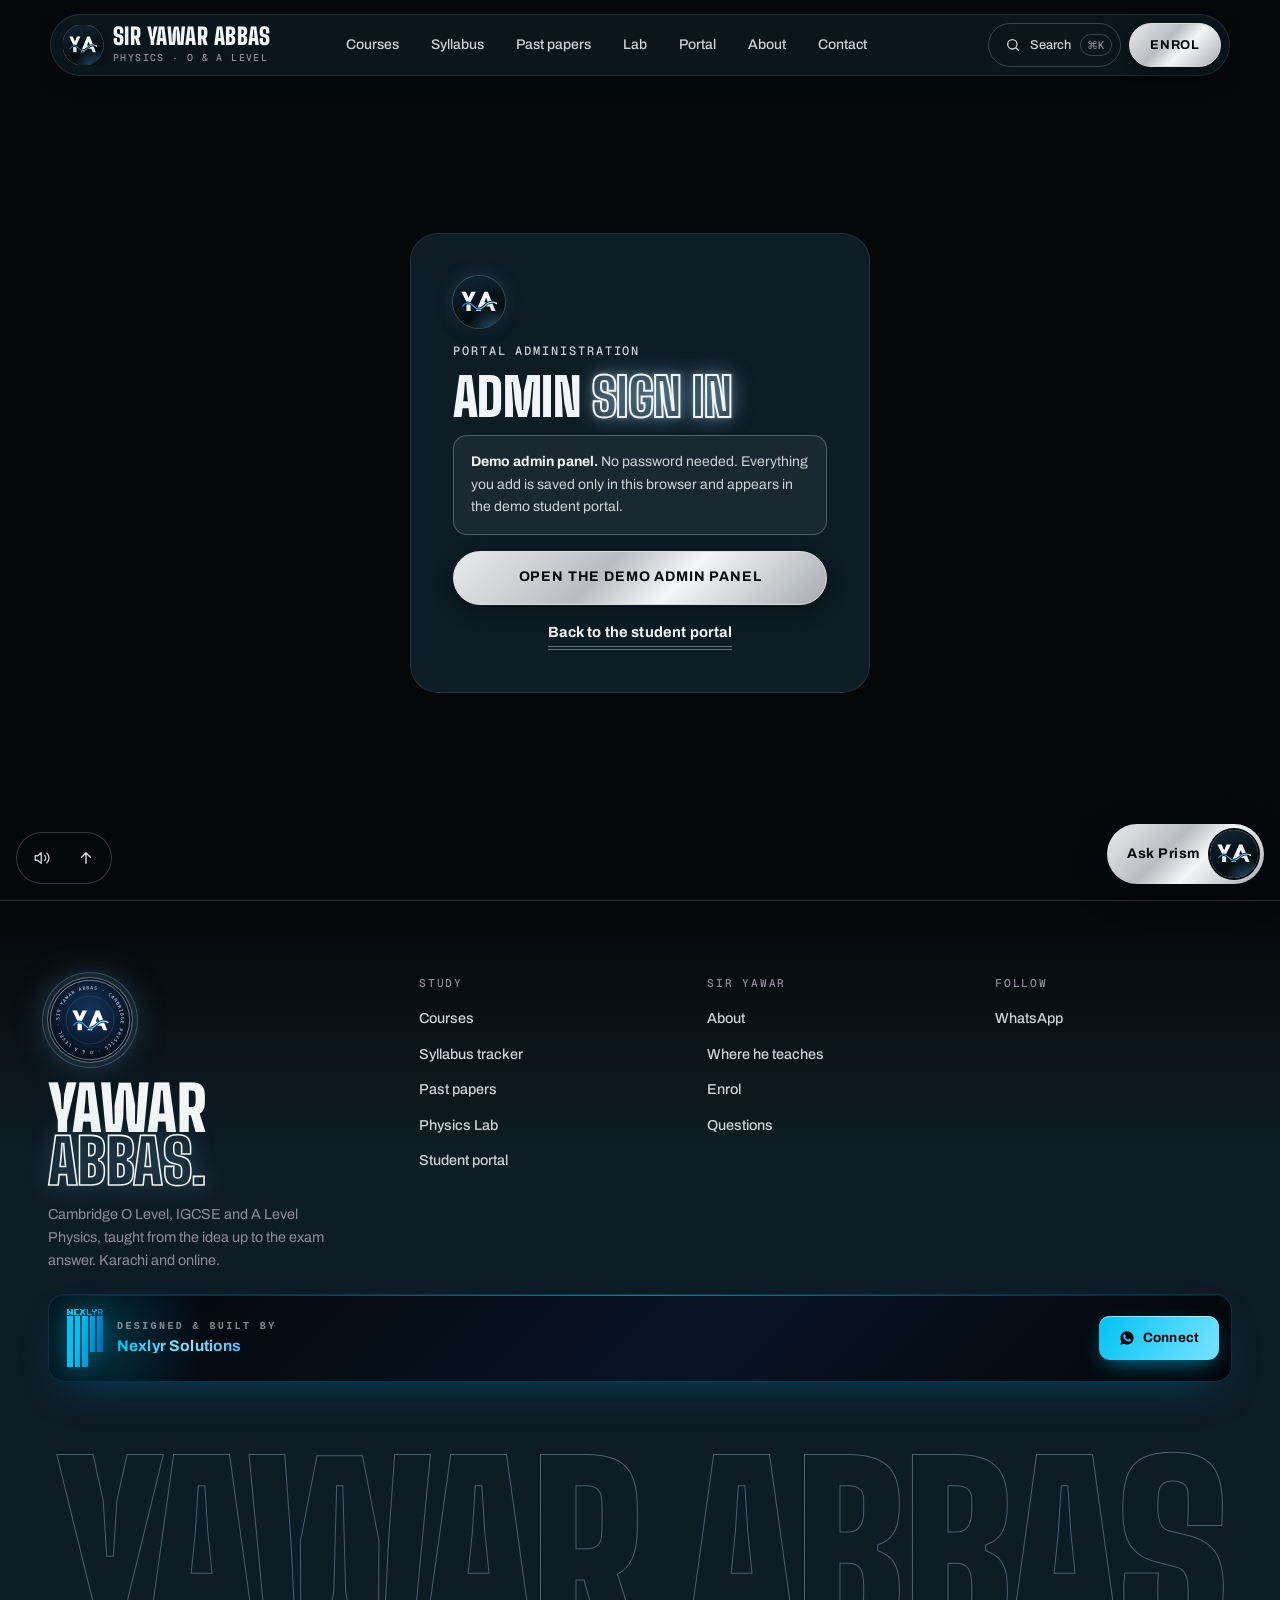
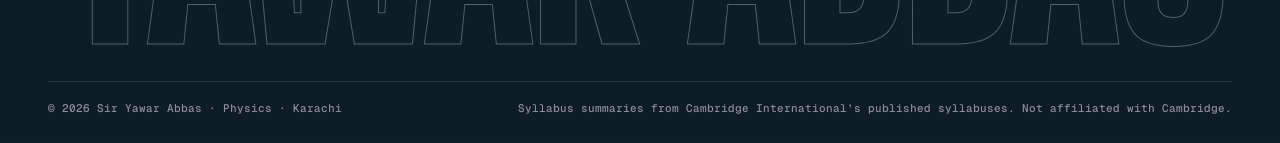
<file: admin.html>
<!doctype html><html lang="en" data-theme="dark"><head><meta charset="utf-8"><meta name="viewport" content="width=device-width,initial-scale=1,viewport-fit=cover"><title>Admin · Sir Yawar Abbas Physics</title><meta name="description" content="Admin panel demo for Sir Yawar Abbas’s Physics student portal."><meta name="robots" content="noindex"><link rel="canonical" href="https://sir-yawar-abbas.nexlyr.solutions/admin.html"><meta name="theme-color" content="#040a12"><meta property="og:type" content="website"><meta property="og:site_name" content="Sir Yawar Abbas · Physics"><meta property="og:title" content="Admin · Sir Yawar Abbas Physics"><meta property="og:description" content="Admin panel demo for Sir Yawar Abbas’s Physics student portal."><meta property="og:url" content="https://sir-yawar-abbas.nexlyr.solutions/admin.html"><meta property="og:image" content="https://sir-yawar-abbas.nexlyr.solutions/og.jpg"><meta property="og:image:width" content="1200"><meta property="og:image:height" content="630"><meta name="twitter:card" content="summary_large_image"><link rel="icon" type="image/svg+xml" href="favicon.svg"><link rel="apple-touch-icon" href="apple-touch-icon.png"><script>(function(){var d=document.documentElement;d.dataset.theme="dark";try{localStorage.removeItem("ya-theme");}catch(e){}try{if(!sessionStorage.getItem("ya-seen"))d.classList.add("ld-on");}catch(e){}})();</script><link rel="preload" href="assets/fonts/big-shoulders-display-latin-900-normal.woff2?v=9ec6b61a" as="font" type="font/woff2" crossorigin><link rel="preload" href="assets/fonts/archivo-latin-400-normal.woff2?v=9246d621" as="font" type="font/woff2" crossorigin><link rel="stylesheet" href="assets/site.css?v=e99ed3dc"><style>@layer base{.po-g{display:grid;grid-template-columns:minmax(0,1.1fr) minmax(0,.9fr);gap:clamp(24px,5vw,72px);align-items:center}
.po-feats{display:grid;gap:10px;margin-top:30px;max-width:560px}
.po-feats li{display:grid;grid-template-columns:auto 1fr;gap:4px 14px;padding:14px 16px;border-radius:10px;border:1px solid var(--line-w);background:color-mix(in srgb,var(--panel) 75%,transparent)}
.po-feats li::before{content:"";grid-row:span 2;width:10px;height:10px;margin-top:6px;border:1px solid var(--brass);transform:rotate(45deg)}
.po-feats b{font-weight:600;font-size:15px}
.po-feats span{font-size:13.5px;color:var(--ink-3)}
.po-auth{padding:clamp(24px,3vw,40px);display:grid;gap:16px}
.po-auth .seal{width:52px;height:52px}
.po-auth .seal b{font-size:23px}
.po-form{display:grid;gap:14px}
.pw{position:relative}
.pw input{padding-right:48px}
.eye{position:absolute;right:6px;top:50%;transform:translateY(-50%);width:36px;height:36px;display:grid;place-items:center;color:var(--ink-3);border-radius:8px}
.eye:hover{color:var(--brass)}
.eye svg{width:18px;height:18px}
.err{min-height:1.2em;font:500 12.5px/1.4 var(--f-mono);color:var(--bad)}
.po-auth-f{display:flex;flex-wrap:wrap;justify-content:space-between;gap:10px;font-size:14px}
.po-dev{text-align:center}
.po-dash{position:relative;padding:calc(var(--nav-h) + 40px) 0 20px}
.po-preview{margin-bottom:14px}
.po-top{display:flex;flex-wrap:wrap;align-items:center;justify-content:space-between;gap:16px;padding:18px 22px}
.po-who{display:flex;align-items:center;gap:14px}
.po-who .seal{width:50px;height:50px}
.po-who .h3{margin-top:6px}
.po-stats{display:flex;gap:0;border:1px solid var(--rule-2);border-radius:10px;overflow:hidden}
.po-stats>div{display:grid;justify-items:center;padding:8px 16px}
.po-stats>div+div{border-left:1px solid var(--rule)}
.po-stats b{font-size:1.3rem;font-weight:500}
.po-stats span{font-size:11px;color:var(--ink-3)}
.po-tabs{margin:16px 0}
.po-tabs i{font:normal 600 11px/1 var(--f-mono);margin-left:6px;color:var(--red)}
.po-tabs button[aria-pressed="true"] i{color:#7a1f15}
.po-pane{min-height:240px}
.lec-sec{margin-bottom:16px;border-radius:12px;border:1px solid var(--line-w);background:var(--glass);box-shadow:var(--hi);overflow:hidden;animation:tIn .5s var(--e-out) both}
.lec-h{display:flex;justify-content:space-between;align-items:center;gap:12px;padding:14px 18px;border-bottom:2px solid var(--ink-3)}
.lec-h b{font:500 1.2rem/1.1 var(--f-display)}
.lec-h span{font:500 11.5px/1 var(--f-mono);color:var(--ink-3)}
.lec{display:grid;grid-template-columns:auto 52px 1fr auto auto;gap:12px;align-items:center;padding:12px 18px;border-bottom:1px dashed var(--rule)}
.lec:last-child{border-bottom:0}
.lec .tk{width:24px;height:24px;border-radius:8px;border:1.5px solid var(--rule-3);display:grid;place-items:center;color:transparent;transition:all .25s}
.lec .tk.on{background:var(--green);border-color:var(--green);color:#03140c}
.lec .tk svg{width:14px;height:14px}
.lec .tp{font:500 12px/1 var(--f-mono);color:var(--brass)}
.lec .tt b{display:block;font-weight:600;font-size:14.5px}
.lec .tt small{font-size:12px;color:var(--ink-3)}
.lec.done .tt b{color:var(--ink-3)}
.ann{padding:18px 20px;border-radius:12px;border:1px solid var(--line-w);background:var(--glass);box-shadow:var(--hi);margin-bottom:12px;animation:tIn .5s var(--e-out) both}
.ann.pin{border-color:color-mix(in srgb,var(--brass) 45%,transparent)}
.ann-h{display:flex;justify-content:space-between;gap:12px;align-items:baseline}
.ann-h b{font:500 1.25rem/1.15 var(--f-display)}
.ann-h span{font:500 11.5px/1 var(--f-mono);color:var(--ink-3);white-space:nowrap}
.ann p{margin-top:8px;font-size:14.5px;color:var(--ink-2);white-space:pre-line}
.mk-g{display:grid;grid-template-columns:minmax(0,1fr) minmax(0,1fr);gap:16px;align-items:start}
.player{display:grid;gap:14px}
.player .frame{aspect-ratio:16/9;border-radius:10px;overflow:hidden;background:#000}
.player iframe,.player video{width:100%;height:100%;border:0;display:block}
.modal-box.wide{width:min(980px,100%)}
.desk-lv{display:flex;flex-wrap:wrap;align-items:center;gap:12px;margin-bottom:18px}
.desk{display:grid;grid-template-columns:repeat(3,minmax(0,1fr));gap:14px}
.dk{padding:20px;border-radius:14px;border:1px solid var(--line-w);background:var(--glass);box-shadow:var(--hi);-webkit-backdrop-filter:blur(12px);backdrop-filter:blur(12px);display:grid;gap:12px;align-content:start;animation:tIn .6s var(--e-out) both}
.dk.w2{grid-column:span 2}
.dk-h{display:flex;justify-content:space-between;align-items:baseline;gap:10px;padding-bottom:10px;border-bottom:2px solid var(--ink-3)}
.dk-h b{font:500 1.25rem/1.1 var(--f-display)}
.dk-h a{font-size:13px;color:var(--brass)}
.dk ul li{display:flex;justify-content:space-between;gap:10px;padding:8px 0;border-bottom:1px dashed var(--rule);font-size:13.5px}
.dk ul li span:last-child{font-family:var(--f-mono);color:var(--ink-3);white-space:nowrap}
.dk .rings{display:flex;gap:18px;justify-content:space-around}
.dk .rings>div{display:grid;justify-items:center;gap:6px;font-size:12.5px;color:var(--ink-3)}
.dk .ring-prog{width:96px;height:96px}
.dk .ring-prog b{font-size:1.1rem}
@media (max-width:1000px){.po-g,.mk-g{grid-template-columns:1fr}.desk{grid-template-columns:1fr 1fr}.dk.w2{grid-column:1/-1}}
@media (max-width:640px){.desk{grid-template-columns:1fr}.lec{grid-template-columns:auto 1fr auto;gap:10px}.lec .tp{display:none}.lec .ln{grid-column:2/-1}.po-stats{width:100%}.po-stats>div{flex:1}}

.ad-login{min-height:100vh;display:grid;align-items:center;padding:calc(var(--nav-h) + 40px) 0 80px}
.ad-card{width:min(460px,100%);margin:0 auto;padding:clamp(26px,3.4vw,42px);display:grid;gap:16px}
.ad-card .seal{width:52px;height:52px}
.ad-app{padding:calc(var(--nav-h) + 40px) 0 80px}
.ad-bar{display:flex;gap:10px;align-items:center;margin-bottom:12px}
.ad-bar .sy-q{flex:1}
.ad-pane{padding:6px 14px 14px;min-height:300px;overflow:hidden}
.ad-pane .tbl td{font-size:13.5px;vertical-align:middle}
.ad-pane .tbl td.acts{white-space:nowrap;text-align:right}
.ad-pane .tbl td.acts .btn{margin-left:4px}
.pill-s{display:inline-block;padding:3px 7px;border-radius:8px;font:500 10.5px/1 var(--f-mono);letter-spacing:.06em;text-transform:uppercase;border:1px solid var(--rule-2);color:var(--ink-3)}
.pill-s.on{color:var(--green);border-color:color-mix(in srgb,var(--green) 50%,transparent)}
.pill-s.off{color:var(--red);border-color:color-mix(in srgb,var(--red) 50%,transparent)}
.pill-s.new{color:var(--brass);border-color:color-mix(in srgb,var(--brass) 50%,transparent)}
.cred{display:grid;gap:10px;padding:18px;border-radius:12px;border:1px dashed var(--brass);background:color-mix(in srgb,var(--brass) 8%,transparent);text-align:center}
.cred b{font:500 1.6rem/1.2 var(--f-mono);letter-spacing:.06em}
.cred small{color:var(--ink-3)}
.fgrid{display:grid;grid-template-columns:1fr 1fr;gap:12px}
.fgrid .full{grid-column:1/-1}
.ck{display:inline-flex;align-items:center;gap:8px;font-size:14px;color:var(--ink-2)}
.ck input{width:17px;height:17px;accent-color:var(--brass)}
@media (max-width:760px){.ad-pane{overflow-x:auto}.ad-pane .tbl{min-width:640px}.fgrid{grid-template-columns:1fr}}}
</style></head><body data-page="admin"><a class="skip" href="#main">Skip to content</a><div class="bg-base" aria-hidden="true"></div><div class="aurora" aria-hidden="true"><i></i><i></i><i></i></div><canvas id="bg3d" aria-hidden="true"></canvas><div class="bg-veil" aria-hidden="true"></div><div class="grain" aria-hidden="true"></div><div class="ldx" aria-hidden="true"><div class="ldx-fill"><div class="ldx-grp"><div class="ldx-w">YAWAR<div class="ldx-gold"><img src="assets/img/yawar-abbas.webp?v=66fcc3b0" alt="" decoding="async"><i class="ldx-shine"></i></div><i class="ldx-crest"></i></div><div class="ldx-s">O &amp; A Level Physics &middot; Karachi</div></div></div><div class="ldx-ink"><div class="ldx-grp"><div class="ldx-w"><span><i>Y</i></span><span class="ldx-i"><i>A</i></span><span><i>W</i></span><span><i>A</i></span><span><i>R</i></span></div><div class="ldx-s"><span>O &amp; A Level Physics &middot; Karachi</span></div></div></div><div class="ldx-m ldx-tl"><img src="assets/img/ya-mark.svg?v=c2f24b2e" alt="" width="195" height="122"><span>Sir Yawar Abbas</span></div><div class="ldx-m ldx-tr">Cambridge Physics</div><div class="ldx-m ldx-bl"><b id="ldN">000</b><span>Charging the field</span></div><div class="ldx-m ldx-br">O Level 5054 &middot; IGCSE 0625<br>AS &amp; A Level 9702</div></div><div class="pt" aria-hidden="true"><div class="pt-bg"></div><div class="pt-in"><span class="pt-f"></span><div class="pt-w"></div></div><i class="pt-line"></i></div><i class="sprog" aria-hidden="true"></i><header class="nav"><a class="brand" href="index.html" aria-label="Sir Yawar Abbas, home"><span class="seal" aria-hidden="true"><img src="assets/img/ya-mark.svg?v=c2f24b2e" alt="" width="195" height="122" decoding="async"></span><span class="brand-t"><b>Sir Yawar Abbas</b><span>Physics · O &amp; A Level</span></span></a><nav class="nav-links" aria-label="Main"><a href="courses.html">Courses</a><a href="syllabus.html">Syllabus</a><a href="past-papers.html">Past papers</a><a href="lab.html">Lab</a><a href="portal.html">Portal</a><a href="about.html">About</a><a href="contact.html">Contact</a></nav><div class="nav-r"><button class="nav-search" type="button" data-cmdk aria-label="Search the site"><svg viewBox="0 0 24 24" fill="none" stroke="currentColor" stroke-width="2" stroke-linecap="round"><circle cx="11" cy="11" r="7"/><path d="m20 20-3.5-3.5"/></svg><span>Search</span><kbd>⌘K</kbd></button><a class="btn btn-pri btn-sm btn-enrol" href="contact.html#enrol">Enrol</a><button class="burger" type="button" aria-label="Menu" aria-expanded="false" aria-controls="menu"><span></span><span></span></button></div></header><div class="menu" id="menu" aria-hidden="true"><nav aria-label="Mobile"><a href="index.html"><small>01</small>Home<i>f.01</i></a><a href="courses.html"><small>02</small>Courses<i>f.02</i></a><a href="syllabus.html"><small>03</small>Syllabus<i>f.03</i></a><a href="past-papers.html"><small>04</small>Past papers<i>f.04</i></a><a href="lab.html"><small>05</small>Lab<i>f.05</i></a><a href="portal.html"><small>06</small>Portal<i>f.06</i></a><a href="about.html"><small>07</small>About<i>f.07</i></a><a href="contact.html"><small>08</small>Contact<i>f.08</i></a></nav><div class="menu-foot"><a class="btn btn-pri" data-wa="Assalam o Alaikum, I would like to enrol in Physics with Sir Yawar Abbas." href="contact.html#enrol" target="_blank" rel="noopener">WhatsApp</a><a class="btn btn-sm mf-portal" href="portal.html">Student portal</a><button class="btn btn-sm" type="button" data-sound-toggle>Sound</button></div></div><main id="main"><section class="ad-login" id="adLogin" data-shape="field" data-shape-x="0" data-shape-y=".05" data-shape-s=".85" data-shape-a=".55" data-shape-spin=".06">
  <div class="wrap">
    <div class="ad-card card" data-rv="scale">
      <span class="edge" aria-hidden="true"></span>
      <span class="seal" aria-hidden="true"><img src="assets/img/ya-mark.svg?v=c2f24b2e" alt="" width="195" height="122" decoding="async"></span>
      <span class="folio">Portal administration</span>
      <h1 class="title-sm">Admin <em>sign in</em></h1>
      <div class="notice" id="adNote" hidden></div>
      <form id="adF" class="po-form" novalidate>
        <div class="field"><label for="adE">Email</label><input id="adE" type="email" autocomplete="username"></div>
        <div class="field"><label for="adP">Password</label><input id="adP" type="password" autocomplete="current-password"></div>
        <p class="err" id="adErr" role="alert"></p>
        <button class="btn btn-pri btn-block" type="submit" id="adB">Sign in</button>
      </form>
      <button class="btn btn-pri btn-block" type="button" id="adPrev" hidden>Open the demo admin panel</button>
      <a class="link" href="portal.html" style="justify-self:center">Back to the student portal</a>
    </div>
  </div>
</section>

<section class="ad-app" id="adApp" hidden data-shape="wave" data-shape-a=".25">
  <div class="wrap">
    <div class="po-preview notice" id="adPrevBanner" hidden><svg viewBox="0 0 24 24" fill="none" stroke="currentColor" stroke-width="2"><circle cx="12" cy="12" r="9"/><path d="M12 8v5M12 16h.01"/></svg><p><b>Demo admin panel.</b> Changes here are saved only in this browser and show up in the demo student portal. <button class="btn btn-xs" type="button" id="adReset" style="margin-left:6px">Reset sample data</button></p></div>
    <header class="po-top card">
      <div class="po-who"><span class="seal" aria-hidden="true"><img src="assets/img/ya-mark.svg?v=c2f24b2e" alt="" width="195" height="122" decoding="async"></span><div><span class="folio" id="adWho">Admin</span><h1 class="h3">Portal admin</h1></div></div>
      <div class="po-stats" id="adStats"></div>
      <button class="btn btn-sm" type="button" id="adOut">Sign out</button>
    </header>
    <div class="po-tabs seg" id="adTabs" role="tablist">
      <button type="button" data-v="students" aria-pressed="true">Students</button>
      <button type="button" data-v="lectures" aria-pressed="false">Lectures</button>
      <button type="button" data-v="announcements" aria-pressed="false">Announcements</button>
      <button type="button" data-v="marks" aria-pressed="false">Marks</button>
      <button type="button" data-v="registrations" aria-pressed="false">Enrolments <i id="adNew"></i></button>
    </div>
    <div class="ad-bar"><div class="sy-q"><svg viewBox="0 0 24 24" fill="none" stroke="currentColor" stroke-width="2"><circle cx="11" cy="11" r="7"/><path d="m20 20-3.5-3.5"/></svg><input id="adQ" type="search" placeholder="Search" aria-label="Search"></div><button class="btn btn-pri btn-sm" type="button" id="adAdd">Add</button></div>
    <div class="ad-pane card" id="adPane"></div>
  </div>
</section>
</main><footer class="foot"><div class="wrap"><div class="foot-top"><div><img class="foot-logo" src="assets/img/ya-logo.svg?v=a43a119a" alt="Sir Yawar Abbas, O &amp; A Level Physics" width="448" height="448" loading="lazy" decoding="async"><p class="foot-word">Yawar<span>Abbas.</span></p><p class="small" style="margin-top:14px;max-width:36ch">Cambridge O Level, IGCSE and A Level Physics, taught from the idea up to the exam answer. Karachi and online.</p></div><div><h4>Study</h4><ul><li><a href="courses.html">Courses</a></li><li><a href="syllabus.html">Syllabus tracker</a></li><li><a href="past-papers.html">Past papers</a></li><li><a href="lab.html">Physics Lab</a></li><li><a href="portal.html">Student portal</a></li></ul></div><div><h4>Sir Yawar</h4><ul><li><a href="about.html">About</a></li><li><a href="about.html#where">Where he teaches</a></li><li><a href="contact.html#enrol">Enrol</a></li><li><a href="contact.html#faq">Questions</a></li></ul></div><div><h4>Follow</h4><ul><li><a data-wa="Assalam o Alaikum" href="contact.html">WhatsApp</a></li><li><a data-href="instagram" href="#">Instagram</a></li><li><a data-href="facebook" href="#">Facebook</a></li><li><a data-href="youtube" href="#">YouTube</a></li><li><a data-href="linkedin" href="#">LinkedIn</a></li></ul></div></div><div class="nxb">
      <a class="nxb__id" href="https://nexlyr.solutions/" target="_blank" rel="noopener"
         aria-label="Nexlyr Solutions — the studio that designed and built this site">
        <span class="nxb__mk" aria-hidden="true"><svg viewBox="0 0 631 1011" xmlns="http://www.w3.org/2000/svg" shape-rendering="crispEdges" role="img" aria-label="Nexlyr Solutions logo"><defs><linearGradient id="nxbLogoG" gradientUnits="userSpaceOnUse" x1="277.4" y1="43.9" x2="724.3" y2="114.7"><stop offset="0" stop-color="#01C2F4"/><stop offset="1" stop-color="#0169B3"/></linearGradient></defs><g fill="url(#nxbLogoG)"><rect x="2.5" y="1" width="27.2" height="6.8"/><rect x="70.5" y="1" width="27.2" height="6.8"/><rect x="124.9" y="1" width="88.4" height="6.8"/><rect x="233.7" y="1" width="27.2" height="6.8"/><rect x="294.9" y="1" width="27.2" height="6.8"/><rect x="342.5" y="1" width="27.2" height="6.8"/><rect x="430.9" y="1" width="27.2" height="6.8"/><rect x="492.1" y="1" width="27.2" height="6.8"/><rect x="539.7" y="1" width="74.8" height="6.8"/><rect x="2.5" y="7.8" width="34" height="6.8"/><rect x="70.5" y="7.8" width="27.2" height="6.8"/><rect x="124.9" y="7.8" width="88.4" height="6.8"/><rect x="233.7" y="7.8" width="27.2" height="6.8"/><rect x="294.9" y="7.8" width="27.2" height="6.8"/><rect x="342.5" y="7.8" width="27.2" height="6.8"/><rect x="430.9" y="7.8" width="27.2" height="6.8"/><rect x="492.1" y="7.8" width="27.2" height="6.8"/><rect x="539.7" y="7.8" width="81.6" height="6.8"/><rect x="2.5" y="14.6" width="34" height="6.8"/><rect x="70.5" y="14.6" width="27.2" height="6.8"/><rect x="124.9" y="14.6" width="27.2" height="6.8"/><rect x="233.7" y="14.6" width="34" height="6.8"/><rect x="288.1" y="14.6" width="34" height="6.8"/><rect x="342.5" y="14.6" width="27.2" height="6.8"/><rect x="430.9" y="14.6" width="27.2" height="6.8"/><rect x="492.1" y="14.6" width="27.2" height="6.8"/><rect x="539.7" y="14.6" width="27.2" height="6.8"/><rect x="600.9" y="14.6" width="27.2" height="6.8"/><rect x="2.5" y="21.4" width="40.8" height="6.8"/><rect x="70.5" y="21.4" width="27.2" height="6.8"/><rect x="124.9" y="21.4" width="27.2" height="6.8"/><rect x="240.5" y="21.4" width="34" height="6.8"/><rect x="281.3" y="21.4" width="34" height="6.8"/><rect x="342.5" y="21.4" width="27.2" height="6.8"/><rect x="430.9" y="21.4" width="27.2" height="6.8"/><rect x="492.1" y="21.4" width="27.2" height="6.8"/><rect x="539.7" y="21.4" width="27.2" height="6.8"/><rect x="600.9" y="21.4" width="27.2" height="6.8"/><rect x="2.5" y="28.2" width="47.6" height="6.8"/><rect x="70.5" y="28.2" width="27.2" height="6.8"/><rect x="124.9" y="28.2" width="27.2" height="6.8"/><rect x="247.3" y="28.2" width="61.2" height="6.8"/><rect x="342.5" y="28.2" width="27.2" height="6.8"/><rect x="437.7" y="28.2" width="27.2" height="6.8"/><rect x="485.3" y="28.2" width="27.2" height="6.8"/><rect x="539.7" y="28.2" width="27.2" height="6.8"/><rect x="600.9" y="28.2" width="27.2" height="6.8"/><rect x="2.5" y="35" width="54.4" height="6.8"/><rect x="70.5" y="35" width="27.2" height="6.8"/><rect x="124.9" y="35" width="27.2" height="6.8"/><rect x="254.1" y="35" width="47.6" height="6.8"/><rect x="342.5" y="35" width="27.2" height="6.8"/><rect x="444.5" y="35" width="27.2" height="6.8"/><rect x="478.5" y="35" width="27.2" height="6.8"/><rect x="539.7" y="35" width="27.2" height="6.8"/><rect x="600.9" y="35" width="27.2" height="6.8"/><rect x="2.5" y="41.8" width="27.2" height="6.8"/><rect x="36.5" y="41.8" width="27.2" height="6.8"/><rect x="70.5" y="41.8" width="27.2" height="6.8"/><rect x="124.9" y="41.8" width="81.6" height="6.8"/><rect x="260.9" y="41.8" width="34" height="6.8"/><rect x="342.5" y="41.8" width="27.2" height="6.8"/><rect x="451.3" y="41.8" width="47.6" height="6.8"/><rect x="539.7" y="41.8" width="27.2" height="6.8"/><rect x="600.9" y="41.8" width="27.2" height="6.8"/><rect x="2.5" y="48.6" width="27.2" height="6.8"/><rect x="36.5" y="48.6" width="27.2" height="6.8"/><rect x="70.5" y="48.6" width="27.2" height="6.8"/><rect x="124.9" y="48.6" width="81.6" height="6.8"/><rect x="260.9" y="48.6" width="34" height="6.8"/><rect x="342.5" y="48.6" width="27.2" height="6.8"/><rect x="458.1" y="48.6" width="34" height="6.8"/><rect x="539.7" y="48.6" width="27.2" height="6.8"/><rect x="600.9" y="48.6" width="27.2" height="6.8"/><rect x="2.5" y="55.4" width="27.2" height="6.8"/><rect x="43.3" y="55.4" width="54.4" height="6.8"/><rect x="124.9" y="55.4" width="27.2" height="6.8"/><rect x="254.1" y="55.4" width="47.6" height="6.8"/><rect x="342.5" y="55.4" width="27.2" height="6.8"/><rect x="464.9" y="55.4" width="27.2" height="6.8"/><rect x="539.7" y="55.4" width="81.6" height="6.8"/><rect x="2.5" y="62.2" width="27.2" height="6.8"/><rect x="43.3" y="62.2" width="54.4" height="6.8"/><rect x="124.9" y="62.2" width="27.2" height="6.8"/><rect x="247.3" y="62.2" width="61.2" height="6.8"/><rect x="342.5" y="62.2" width="27.2" height="6.8"/><rect x="464.9" y="62.2" width="27.2" height="6.8"/><rect x="539.7" y="62.2" width="74.8" height="6.8"/><rect x="2.5" y="69" width="27.2" height="6.8"/><rect x="50.1" y="69" width="47.6" height="6.8"/><rect x="124.9" y="69" width="27.2" height="6.8"/><rect x="240.5" y="69" width="34" height="6.8"/><rect x="281.3" y="69" width="34" height="6.8"/><rect x="342.5" y="69" width="27.2" height="6.8"/><rect x="464.9" y="69" width="27.2" height="6.8"/><rect x="539.7" y="69" width="27.2" height="6.8"/><rect x="580.5" y="69" width="34" height="6.8"/><rect x="2.5" y="75.8" width="27.2" height="6.8"/><rect x="56.9" y="75.8" width="40.8" height="6.8"/><rect x="124.9" y="75.8" width="27.2" height="6.8"/><rect x="233.7" y="75.8" width="34" height="6.8"/><rect x="288.1" y="75.8" width="34" height="6.8"/><rect x="342.5" y="75.8" width="27.2" height="6.8"/><rect x="464.9" y="75.8" width="27.2" height="6.8"/><rect x="539.7" y="75.8" width="27.2" height="6.8"/><rect x="587.3" y="75.8" width="34" height="6.8"/><rect x="2.5" y="82.6" width="27.2" height="6.8"/><rect x="63.7" y="82.6" width="34" height="6.8"/><rect x="124.9" y="82.6" width="88.4" height="6.8"/><rect x="233.7" y="82.6" width="27.2" height="6.8"/><rect x="294.9" y="82.6" width="27.2" height="6.8"/><rect x="342.5" y="82.6" width="88.4" height="6.8"/><rect x="464.9" y="82.6" width="27.2" height="6.8"/><rect x="539.7" y="82.6" width="27.2" height="6.8"/><rect x="594.1" y="82.6" width="34" height="6.8"/><rect x="2.5" y="89.4" width="27.2" height="6.8"/><rect x="70.5" y="89.4" width="27.2" height="6.8"/><rect x="124.9" y="89.4" width="88.4" height="6.8"/><rect x="233.7" y="89.4" width="27.2" height="6.8"/><rect x="294.9" y="89.4" width="27.2" height="6.8"/><rect x="342.5" y="89.4" width="88.4" height="6.8"/><rect x="464.9" y="89.4" width="27.2" height="6.8"/><rect x="539.7" y="89.4" width="27.2" height="6.8"/><rect x="600.9" y="89.4" width="27.2" height="6.8"/><rect x="0" y="128" width="98.5" height="883"/><rect x="133.25" y="128" width="98.5" height="883"/><rect x="266.5" y="128" width="98.5" height="883"/><rect x="399.75" y="128" width="98.5" height="630"/><rect x="533" y="128" width="98.5" height="630"/></g></svg></span>
        <span class="nxb__tx"><span class="nxb__kk">Designed &amp; built by</span><span class="nxb__nm">Nexlyr Solutions</span></span>
      </a>
      <a class="nxb__go" target="_blank" rel="noopener"
         href="https://wa.me/923053687680?text=Hi%20Nexlyr%21%20I%20saw%20Sir%20Yawar%20Abbas%27s%20website%20and%20I%27d%20like%20a%20site%20like%20it."
         aria-label="Connect with Nexlyr Solutions on WhatsApp">
        <svg viewBox="0 0 24 24" fill="currentColor" aria-hidden="true"><path d="M12.04 2C6.58 2 2.14 6.44 2.14 11.9c0 1.75.46 3.45 1.32 4.95L2.05 22l5.28-1.38a9.86 9.86 0 0 0 4.71 1.2c5.46 0 9.9-4.44 9.9-9.9S17.5 2 12.04 2zm5.8 14.06c-.24.68-1.4 1.3-1.94 1.35-.5.05-1.13.07-1.82-.11-.42-.13-.96-.31-1.65-.61-2.9-1.25-4.8-4.17-4.95-4.37-.14-.2-1.18-1.57-1.18-3s.75-2.13 1.02-2.42c.26-.29.58-.36.77-.36l.55.01c.18.01.42-.07.65.5.24.58.82 2 .89 2.14.07.15.12.32.02.51-.09.2-.14.32-.28.49l-.42.49c-.14.14-.28.29-.12.57.16.29.72 1.18 1.54 1.91 1.06.94 1.95 1.23 2.23 1.37.28.15.44.12.6-.07.17-.2.7-.81.88-1.09.19-.29.37-.24.63-.14.25.09 1.62.76 1.9.9.28.15.46.22.53.34.07.12.07.68-.17 1.34z"/></svg>
        Connect
      </a>
    </div><div class="foot-mark" aria-hidden="true"><div class="fm-o">YAWAR ABBAS</div><div class="fm-f">YAWAR ABBAS</div></div><div class="foot-meta"><span>© <span data-year>2026</span> Sir Yawar Abbas · Physics · Karachi</span><span>Syllabus summaries from Cambridge International’s published syllabuses. Not affiliated with Cambridge.</span></div></div></footer><div class="dock" role="toolbar" aria-label="Display"><button type="button" data-sound-btn aria-label="Sound"></button><button type="button" data-top-btn aria-label="Back to top"><svg class="ring" viewBox="0 0 34 34" aria-hidden="true"><circle cx="17" cy="17" r="16"/></svg><svg viewBox="0 0 24 24" fill="none" stroke="currentColor" stroke-width="2" stroke-linecap="round" stroke-linejoin="round"><path d="M12 19V5M6 11l6-6 6 6"/></svg></button></div><button class="fab" type="button" aria-controls="bot" aria-expanded="false"><span class="seal" aria-hidden="true"><img src="assets/img/ya-mark.svg?v=c2f24b2e" alt="" width="195" height="122" decoding="async"></span><span class="t">Ask Prism</span></button><nav class="mbar" aria-label="Quick actions"><button class="mb-ask" type="button" data-ask><span class="seal" aria-hidden="true"><img src="assets/img/ya-mark.svg?v=c2f24b2e" alt="" width="195" height="122" decoding="async"></span><span class="mb-t"><small>Ask</small><b>Prism</b></span></button><a class="btn btn-pri mb-enrol" data-wa="Assalam o Alaikum, I would like to enrol in Physics classes with Sir Yawar Abbas." href="contact.html#enrol" target="_blank" rel="noopener">Enrol <svg class="ic" viewBox="0 0 24 24" fill="currentColor"><path d="M12 2a10 10 0 0 0-8.6 15.1L2 22l5-1.3A10 10 0 1 0 12 2zm5.3 14.1c-.2.6-1.3 1.2-1.8 1.2-.5.1-1 .2-3.3-.7-2.8-1.1-4.6-4-4.7-4.2-.1-.2-1.1-1.5-1.1-2.9s.7-2 1-2.3c.3-.3.6-.3.8-.3h.6c.2 0 .4 0 .6.5l.8 2c.1.2.1.4 0 .5l-.4.6-.4.4c-.1.1-.3.3-.1.6.2.3.8 1.3 1.7 2.1 1.2 1 2.1 1.3 2.4 1.5.3.1.5.1.6-.1l.8-1c.2-.3.4-.2.6-.1l1.9.9c.3.1.5.2.5.3.1.2.1.7-.1 1.3z"/></svg></a><button class="mb-ic" type="button" data-cmdk aria-label="Search the site"><svg viewBox="0 0 24 24" fill="none" stroke="currentColor" stroke-width="2" stroke-linecap="round"><circle cx="11" cy="11" r="7"/><path d="m20 20-3.5-3.5"/></svg></button></nav><div class="bot" id="bot" role="dialog" aria-label="Ask Prism" aria-hidden="true"><div class="bot-h"><span class="seal" aria-hidden="true"><img src="assets/img/ya-mark.svg?v=c2f24b2e" alt="" width="195" height="122" decoding="async"></span><div><b>Prism</b><small><i></i>Help desk · answers instantly</small></div><button class="xbtn" type="button" aria-label="Close">×</button></div><div class="bot-log" aria-live="polite"></div><div class="bot-chips"><button class="chip" type="button">Fees and timings</button><button class="chip" type="button" data-q="Where does he teach?">Where he teaches</button><button class="chip" type="button" data-q="Are classes online or on-site?">Online or on-site?</button><button class="chip" type="button" data-q="How long is 9702 paper 4?">9702 Paper 4 length</button><button class="chip" type="button" data-q="refractive index formula">Refractive index</button><button class="chip" type="button" data-q="What is half-life">What is half-life?</button><button class="chip" type="button" data-q="terminal velocity">Terminal velocity</button></div><form class="bot-f" autocomplete="off"><input type="text" placeholder="Ask about classes, a topic or an equation…" aria-label="Your question"><button type="submit" aria-label="Send"><svg viewBox="0 0 24 24" fill="none" stroke="currentColor" stroke-width="2" stroke-linecap="round" stroke-linejoin="round"><path d="M5 12h14M13 6l6 6-6 6"/></svg></button></form></div><div class="cmdk" id="cmdk" role="dialog" aria-modal="true" aria-label="Search" aria-hidden="true"><div class="scrim"></div><div class="cmdk-box"><div class="cmdk-in"><svg viewBox="0 0 24 24" fill="none" stroke="currentColor" stroke-width="2" stroke-linecap="round"><circle cx="11" cy="11" r="7"/><path d="m20 20-3.5-3.5"/></svg><input id="cmdkIn" placeholder="Jump to a page, topic, tool or action…" autocomplete="off" aria-label="Search"><kbd>esc</kbd></div><div class="cmdk-list" id="cmdkList" role="listbox"></div><div class="cmdk-foot"><span>↑↓ move</span><span>↵ open</span><span>/ or ⌘K</span></div></div></div><div class="modal" id="modal" aria-hidden="true"><div class="scrim" data-close></div><div class="modal-box" role="dialog" aria-modal="true"><button class="xbtn" type="button" data-close aria-label="Close">×</button><div id="modalBody"></div></div></div><div class="cursor" aria-hidden="true"><i class="c-dot"></i><i class="c-ring"></i></div><script src="assets/vendor/gsap.min.js?v=47da594c"></script><script src="assets/vendor/ScrollTrigger.min.js?v=ba1fa78e"></script><script src="assets/vendor/lenis.min.js?v=79e3a064"></script><script>window.RA_THREE="assets/vendor/three.min.js?v=eb854986"</script><script src="config.js?v=12c91d7c"></script><script src="assets/db.js?v=02c1f43a"></script><script src="assets/app.js?v=6c6ef9f0"></script><script>RA.page(function () {
const { $, $$, esc, Snd, toast, C } = RA, D = RA.DATA, DB = RA.DB, LV = RA.LEVELS;
const A = DB && DB.admin; let tab = 'students', rows = {}, q = '';
const LVL_OPTS = (cur, all) => (all ? [['all', 'All levels']] : []).concat([['5054', 'O Level 5054'], ['0625', 'IGCSE 0625'], ['9702-AS', 'AS 9702'], ['9702-A2', 'A2 9702']]).map(o => '<option value="' + o[0] + '"' + (o[0] === cur ? ' selected' : '') + '>' + o[1] + '</option>').join('');
const ORDER = { students: '&order=created_at.desc', lectures: '&order=level.asc,topic.asc,n.asc', announcements: '&order=created_at.desc', marks: '&order=taken_on.desc', registrations: '&order=created_at.desc' };
const day = d => d ? new Date(d).toLocaleDateString('en-GB', { day: 'numeric', month: 'short', year: 'numeric' }) : '—';

/* ---------- gate */
(function () {
  const n = $('#adNote');
  if (!DB) { n.hidden = false; n.innerHTML = '<p><b>Demo unavailable.</b> This browser is blocking local storage, which the demo needs.</p>'; $$('#adF input,#adB').forEach(x => x.disabled = true); return; }
  if (DB.mode === 'preview') { $('#adF').hidden = true; n.hidden = false; n.innerHTML = '<p><b>Demo admin panel.</b> No password needed. Everything you add is saved only in this browser and appears in the demo student portal.</p>'; $('#adF').hidden = true; $('#adPrev').hidden = false; }
  if (A.signedIn()) enter();
})();
$('#adPrev').addEventListener('click', async () => { await A.signIn(); enter(); });
$('#adF').addEventListener('submit', async e => {
  e.preventDefault(); const em = $('#adE').value.trim(), pw = $('#adP').value, err = $('#adErr');
  if (!/^\S+@\S+\.\S+$/.test(em) || !pw) { err.textContent = 'Enter the admin email and password.'; Snd.err(); return; }
  const b = $('#adB'); b.disabled = true; b.textContent = 'Signing in…'; err.textContent = '';
  try { await A.signIn(em, pw); enter(); } catch (x) { err.textContent = x.message; Snd.err(); } finally { b.disabled = false; b.textContent = 'Sign in'; }
});
async function enter() {
  $('#adLogin').hidden = true; $('#adApp').hidden = false; $('#adPrevBanner').hidden = DB.mode !== 'preview';
  $('#adWho').textContent = DB.mode === 'preview' ? 'Demo' : (A.email || 'Admin'); Snd.chime();
  await loadAll(); paint();
}
async function loadAll() {
  try { const ts = ['students', 'lectures', 'announcements', 'marks', 'registrations']; const res = await Promise.all(ts.map(t => A.list(t, ORDER[t]))); ts.forEach((t, i) => rows[t] = res[i] || []); }
  catch (x) { toast(x.message || 'Could not load data'); if (/expired|signed in/i.test(x.message || '')) { A.signOut(); location.reload(); } }
  const st = rows.students || [], nw = (rows.registrations || []).filter(r => r.status === 'new').length;
  $('#adStats').innerHTML = '<div><b class="num">' + st.filter(s => s.active).length + '</b><span>active students</span></div><div><b class="num">' + (rows.lectures || []).length + '</b><span>lectures</span></div><div><b class="num">' + nw + '</b><span>new enrolments</span></div>';
  $('#adNew').textContent = nw || '';
}
$('#adOut').addEventListener('click', () => { A.signOut(); location.reload(); });
$('#adReset') && $('#adReset').addEventListener('click', async () => { if (DB.reset) { DB.reset(); await loadAll(); paint(); toast('Sample data reset'); } });
$('#adTabs').addEventListener('click', e => { const b = e.target.closest('button'); if (!b) return; tab = b.dataset.v; $$('#adTabs button').forEach(x => x.setAttribute('aria-pressed', String(x === b))); $('#adAdd').hidden = tab === 'registrations'; paint(); Snd.soft(); });
$('#adQ').addEventListener('input', e => { q = e.target.value.trim().toLowerCase(); paint(); });

/* ---------- tables */
function match(r) { return !q || JSON.stringify(r).toLowerCase().includes(q); }
function paint() {
  const R = (rows[tab] || []).filter(match), P = $('#adPane');
  const emp = m => '<div class="empty" style="margin:14px 0">' + m + '</div>';
  if (tab === 'students') P.innerHTML = R.length ? '<div class="tbl-wrap"><table class="tbl"><thead><tr><th>ID</th><th>Name</th><th>Level</th><th>Phone</th><th>Status</th><th>Last sign-in</th><th></th></tr></thead><tbody>' + R.map(s => '<tr data-id="' + esc(s.id) + '"><td class="num">' + esc(s.id) + '</td><td>' + esc(s.name) + '</td><td>' + esc(LV[s.level] || s.level) + '</td><td class="num">' + esc(s.phone || '') + '</td><td><span class="pill-s ' + (s.active ? 'on' : 'off') + '">' + (s.active ? 'active' : 'off') + '</span>' + (s.expires_at ? '<br><small class="muted">until ' + day(s.expires_at) + '</small>' : '') + '</td><td>' + day(s.last_login) + '</td><td class="acts"><button class="btn btn-xs" data-a="code">New code</button><button class="btn btn-xs" data-a="dev">Reset devices</button><button class="btn btn-xs" data-a="toggle">' + (s.active ? 'Switch off' : 'Switch on') + '</button><button class="btn btn-xs btn-ghost" data-a="del">Delete</button></td></tr>').join('') + '</tbody></table></div>' : emp('No students yet. Press Add to issue the first ID and access code.');
  if (tab === 'lectures') P.innerHTML = R.length ? '<div class="tbl-wrap"><table class="tbl"><thead><tr><th>Level</th><th>Topic</th><th>Title</th><th>Kind</th><th class="n">Min</th><th>Video</th><th>Status</th><th></th></tr></thead><tbody>' + R.map(l => '<tr data-id="' + l.id + '"><td>' + esc(LV[l.level] || l.level) + '</td><td class="num">' + esc(l.topic || '') + (l.n > 1 ? ' · ' + l.n : '') + '</td><td>' + esc(l.title) + '</td><td>' + esc(l.kind) + '</td><td class="n">' + (l.minutes || '') + '</td><td>' + (l.video ? '✓' : '<span class="muted">none</span>') + '</td><td><span class="pill-s ' + (l.published ? 'on' : 'off') + '">' + (l.published ? 'live' : 'hidden') + '</span>' + (l.free ? ' <span class="pill-s new">free</span>' : '') + '</td><td class="acts"><button class="btn btn-xs" data-a="edit">Edit</button><button class="btn btn-xs btn-ghost" data-a="del">Delete</button></td></tr>').join('') + '</tbody></table></div>' : emp('No lectures yet. Press Add to put the first recording up.');
  if (tab === 'announcements') P.innerHTML = R.length ? '<div class="tbl-wrap"><table class="tbl"><thead><tr><th>Date</th><th>Level</th><th>Title</th><th>Status</th><th></th></tr></thead><tbody>' + R.map(a => '<tr data-id="' + a.id + '"><td>' + day(a.created_at) + '</td><td>' + esc(LV[a.level] || a.level) + '</td><td><b>' + esc(a.title) + '</b><br><small class="muted">' + esc((a.body || '').slice(0, 90)) + '</small></td><td>' + (a.pinned ? '<span class="pill-s new">pinned</span> ' : '') + '<span class="pill-s ' + (a.published ? 'on' : 'off') + '">' + (a.published ? 'live' : 'hidden') + '</span></td><td class="acts"><button class="btn btn-xs" data-a="edit">Edit</button><button class="btn btn-xs btn-ghost" data-a="del">Delete</button></td></tr>').join('') + '</tbody></table></div>' : emp('No announcements yet.');
  if (tab === 'marks') { const nm = id => { const s = (rows.students || []).find(x => x.id === id); return s ? s.name : id; }; P.innerHTML = R.length ? '<div class="tbl-wrap"><table class="tbl"><thead><tr><th>Date</th><th>Student</th><th>Test</th><th class="n">Score</th><th class="n">%</th><th></th></tr></thead><tbody>' + R.map(m => '<tr data-id="' + m.id + '"><td class="num">' + esc(String(m.taken_on).slice(0, 10)) + '</td><td>' + esc(nm(m.student_id)) + ' <small class="muted num">' + esc(m.student_id) + '</small></td><td>' + esc(m.title) + (m.paper ? ' <span class="pill-s">' + esc(m.paper) + '</span>' : '') + '</td><td class="n">' + RA.fmt(m.score) + ' / ' + RA.fmt(m.out_of) + '</td><td class="n">' + Math.round(m.score / m.out_of * 100) + '%</td><td class="acts"><button class="btn btn-xs" data-a="edit">Edit</button><button class="btn btn-xs btn-ghost" data-a="del">Delete</button></td></tr>').join('') + '</tbody></table></div>' : emp('No marks recorded yet.'); }
  if (tab === 'registrations') P.innerHTML = R.length ? '<div class="tbl-wrap"><table class="tbl"><thead><tr><th>Date</th><th>Name</th><th>Phone</th><th>Level</th><th>Message</th><th>Status</th><th></th></tr></thead><tbody>' + R.map(r => '<tr data-id="' + r.id + '"><td>' + day(r.created_at) + '</td><td><b>' + esc(r.name) + '</b>' + (r.email ? '<br><small class="muted">' + esc(r.email) + '</small>' : '') + '</td><td class="num">' + esc(r.phone) + '</td><td>' + esc([r.level, r.mode, r.session].filter(Boolean).join(' · ')) + '</td><td><small>' + esc(r.message || '') + '</small></td><td><select class="inp" data-a="status" style="height:34px;width:auto;padding:0 30px 0 10px">' + ['new', 'contacted', 'enrolled', 'closed'].map(s => '<option' + (s === r.status ? ' selected' : '') + '>' + s + '</option>').join('') + '</select></td><td class="acts"><a class="btn btn-xs btn-pri" target="_blank" rel="noopener" href="https://wa.me/' + waNum(r.phone) + '?text=' + encodeURIComponent('Assalam o Alaikum ' + r.name + ', this is Sir Yawar Abbas’s team about your Physics enrolment.') + '">WhatsApp</a><button class="btn btn-xs btn-ghost" data-a="del">Delete</button></td></tr>').join('') + '</tbody></table></div>' : emp('No enrolments yet. Forms sent from the contact page land here.');
}
const waNum = p => { let d = String(p || '').replace(/\D/g, ''); if (d.startsWith('0')) d = '92' + d.slice(1); return d; };

/* ---------- forms */
function form(title, body, onSave) {
  RA.modal('<span class="folio">' + esc({ students: 'Students', lectures: 'Lectures', announcements: 'Announcements', marks: 'Marks' }[tab] || '') + '</span><h2 class="title-sm" style="margin:8px 48px 16px 0">' + title + '</h2><form id="mf" class="fgrid" novalidate>' + body + '<p class="err full" id="mfErr"></p><button class="btn btn-pri full" type="submit">Save</button></form>');
  $('#mf').addEventListener('submit', async e => { e.preventDefault(); const v = {}; $$('#mf [name]').forEach(i => v[i.name] = i.type === 'checkbox' ? i.checked : i.value.trim()); try { await onSave(v); } catch (x) { $('#mfErr').textContent = x.message || 'Could not save'; Snd.err(); } });
}
const F = (n, l, v, t, extra) => '<div class="field' + (extra || '') + '"><label>' + l + '</label><input name="' + n + '" type="' + (t || 'text') + '" value="' + esc(v == null ? '' : v) + '"></div>';
function topicOpts(level, cur) {
  const code = level === 'all' ? null : level.slice(0, 4);
  let o = '<option value="">— none —</option>';
  if (code) D.SYL[code].sections.filter(s => code !== '9702' || (level === '9702-AS' ? s.lvl === 'AS Level' : s.lvl === 'A Level')).forEach(s => s.topics.forEach(t => { o += '<option value="' + t.n + '"' + (t.n === cur ? ' selected' : '') + '>' + t.n + ' ' + esc(t.t) + '</option>'; }));
  return o;
}
async function done(msg) { RA.closeModal(); await loadAll(); paint(); Snd.coin(); toast(msg); }
$('#adAdd').addEventListener('click', () => edit(null));
function edit(r) {
  if (tab === 'students') {
    form('Issue a student ID', F('name', 'Full name', '', 'text', ' full') + '<div class="field"><label>Level</label><select name="level">' + LVL_OPTS('5054') + '</select></div>' + F('phone', 'WhatsApp (optional)', '') + F('expires', 'Access until (optional)', '', 'date', ' full'), async v => {
      if (!v.name) throw new Error('Enter the student’s name.');
      const res = await A.createStudent(v.name, v.level, v.phone, v.expires ? new Date(v.expires + 'T23:59:59').toISOString() : null);
      await loadAll(); paint(); creds(res, v.name, v.phone);
    });
    return;
  }
  if (tab === 'lectures') {
    const l = r || { level: '5054', topic: '', n: 1, title: '', kind: 'lecture', minutes: '', video: '', notes: '', free: false, published: true };
    form(r ? 'Edit lecture' : 'Add a lecture', '<div class="field"><label>Level</label><select name="level" id="lfLv">' + LVL_OPTS(l.level, 1) + '</select></div><div class="field"><label>Kind</label><select name="kind">' + [['lecture', 'lecture'], ['workshop', 'revision session'], ['solution', 'past-paper solution']].map(k => '<option value="' + k[0] + '"' + (k[0] === l.kind ? ' selected' : '') + '>' + k[1] + '</option>').join('') + '</select></div><div class="field full"><label>Syllabus topic</label><select name="topic" id="lfTp">' + topicOpts(l.level, l.topic) + '</select></div>' +
      F('title', 'Title', l.title, 'text', ' full') + F('n', 'Part number', l.n, 'number') + F('minutes', 'Length (minutes)', l.minutes, 'number') + F('video', 'Video link (YouTube or .mp4)', l.video, 'url', ' full') + F('notes', 'Notes link (PDF)', l.notes, 'url', ' full') +
      '<label class="ck"><input type="checkbox" name="free"' + (l.free ? ' checked' : '') + '> Free to everyone</label><label class="ck"><input type="checkbox" name="published"' + (l.published ? ' checked' : '') + '> Published</label>', async v => {
      if (!v.title) throw new Error('Give the lecture a title.');
      const row = { level: v.level, topic: v.topic || null, n: parseInt(v.n, 10) || 1, title: v.title, kind: v.kind, minutes: v.minutes ? parseInt(v.minutes, 10) : null, video: v.video || null, notes: v.notes || null, free: v.free, published: v.published };
      r ? await A.update('lectures', r.id, row) : await A.insert('lectures', row); await done(r ? 'Lecture updated' : 'Lecture added');
    });
    $('#lfLv').addEventListener('change', e => { $('#lfTp').innerHTML = topicOpts(e.target.value, ''); });
    return;
  }
  if (tab === 'announcements') {
    const a = r || { level: 'all', title: '', body: '', pinned: false, published: true };
    form(r ? 'Edit announcement' : 'New announcement', '<div class="field full"><label>Send to</label><select name="level">' + LVL_OPTS(a.level, 1) + '</select></div>' + F('title', 'Title', a.title, 'text', ' full') + '<div class="field full"><label>Message</label><textarea name="body" rows="5">' + esc(a.body || '') + '</textarea></div><label class="ck"><input type="checkbox" name="pinned"' + (a.pinned ? ' checked' : '') + '> Pin to the top</label><label class="ck"><input type="checkbox" name="published"' + (a.published ? ' checked' : '') + '> Published</label>', async v => {
      if (!v.title) throw new Error('Give it a title.');
      const row = { level: v.level, title: v.title, body: v.body || null, pinned: v.pinned, published: v.published };
      r ? await A.update('announcements', r.id, row) : await A.insert('announcements', row); await done(r ? 'Announcement updated' : 'Announcement posted');
    });
    return;
  }
  if (tab === 'marks') {
    const m = r || { student_id: '', title: '', paper: '', score: '', out_of: '', taken_on: new Date().toISOString().slice(0, 10), remarks: '' };
    const st = rows.students || [];
    if (!st.length) { toast('Add a student first'); return; }
    form(r ? 'Edit mark' : 'Record a mark', '<div class="field full"><label>Student</label><select name="student_id">' + st.map(s => '<option value="' + esc(s.id) + '"' + (s.id === m.student_id ? ' selected' : '') + '>' + esc(s.id + ' · ' + s.name + ' · ' + (LV[s.level] || s.level)) + '</option>').join('') + '</select></div>' +
      F('title', 'Test', m.title, 'text', ' full') + '<div class="field"><label>Paper</label><select name="paper">' + ['', 'P1', 'P2', 'P3', 'P4', 'Mock'].map(p => '<option' + (p === (m.paper || '') ? ' selected' : '') + '>' + p + '</option>').join('') + '</select></div>' + F('taken_on', 'Date', String(m.taken_on).slice(0, 10), 'date') + F('score', 'Score', m.score, 'number') + F('out_of', 'Out of', m.out_of, 'number') + F('remarks', 'Remarks (the student sees this)', m.remarks || '', 'text', ' full'), async v => {
      const sc = parseFloat(v.score), oo = parseFloat(v.out_of);
      if (!v.title || isNaN(sc) || isNaN(oo) || oo <= 0 || sc < 0 || sc > oo) throw new Error('Enter a test name and a score between 0 and the total.');
      const row = { student_id: v.student_id, title: v.title, paper: v.paper || null, score: sc, out_of: oo, taken_on: v.taken_on, remarks: v.remarks || null };
      r ? await A.update('marks', r.id, row) : await A.insert('marks', row); await done(r ? 'Mark updated' : 'Mark recorded');
    });
  }
}
function creds(res, name, phone) {
  const url = (C.siteUrl || location.origin) + '/portal', msg = 'Assalam o Alaikum ' + name + ', your Physics portal login with Sir Yawar Abbas:\nStudent ID: ' + res.id + '\nAccess code: ' + res.code + '\nSign in at ' + url;
  RA.modal('<span class="folio">Student ID issued</span><h2 class="title-sm" style="margin:8px 48px 14px 0">' + esc(name) + '</h2><div class="cred"><small>Student ID</small><b>' + esc(res.id) + '</b><small>Access code</small><b>' + esc(res.code) + '</b><small>The code is shown once. Copy it or send it now.</small></div><div style="display:flex;gap:8px;flex-wrap:wrap;margin-top:16px"><button class="btn btn-sm" type="button" id="cpC">Copy login</button>' + (phone ? '<a class="btn btn-sm btn-pri" target="_blank" rel="noopener" href="https://wa.me/' + waNum(phone) + '?text=' + encodeURIComponent(msg) + '">Send on WhatsApp</a>' : '') + '</div>');
  $('#cpC').addEventListener('click', () => { navigator.clipboard && navigator.clipboard.writeText(msg).then(() => toast('Copied')); });
  Snd.coin();
}
function confirmDo(text, fn) { RA.modal('<span class="folio">Confirm</span><h2 class="title-sm" style="margin:8px 48px 12px 0">' + text + '</h2><p class="small">This cannot be undone.</p><div style="display:flex;gap:8px;margin-top:18px"><button class="btn btn-pri" type="button" id="cY">Yes, do it</button><button class="btn" type="button" data-close>Cancel</button></div>'); $('#cY').addEventListener('click', async () => { try { await fn(); } catch (x) { toast(x.message || 'Failed'); } }); }
$('#adPane').addEventListener('click', e => {
  const b = e.target.closest('[data-a]'); if (!b || b.tagName === 'SELECT') return;
  const tr = b.closest('tr'), id = tr.dataset.id, r = (rows[tab] || []).find(x => String(x.id) === id), a = b.dataset.a;
  if (a === 'edit') return edit(r);
  if (a === 'del') return confirmDo('Delete ' + (r.name || r.title || 'this row') + '?', async () => { await A.remove(tab, id); await done('Deleted'); });
  if (a === 'code') return confirmDo('Issue a new access code for ' + esc(r.name) + '?', async () => { const res = await A.resetCode(id); RA.closeModal(); setTimeout(() => creds(res, r.name, r.phone), 450); });
  if (a === 'dev') return (async () => { await A.resetDevices(id); toast('Devices reset for ' + id); Snd.coin(); })();
  if (a === 'toggle') return (async () => { await A.update('students', id, { active: !r.active }); await loadAll(); paint(); toast(r.active ? 'Switched off' : 'Switched on'); })();
});
$('#adPane').addEventListener('change', async e => { const s = e.target.closest('[data-a="status"]'); if (!s) return; const id = s.closest('tr').dataset.id; try { await A.update('registrations', id, { status: s.value }); await loadAll(); toast('Status: ' + s.value); } catch (x) { toast(x.message); } });
});
</script></body></html>
</file>
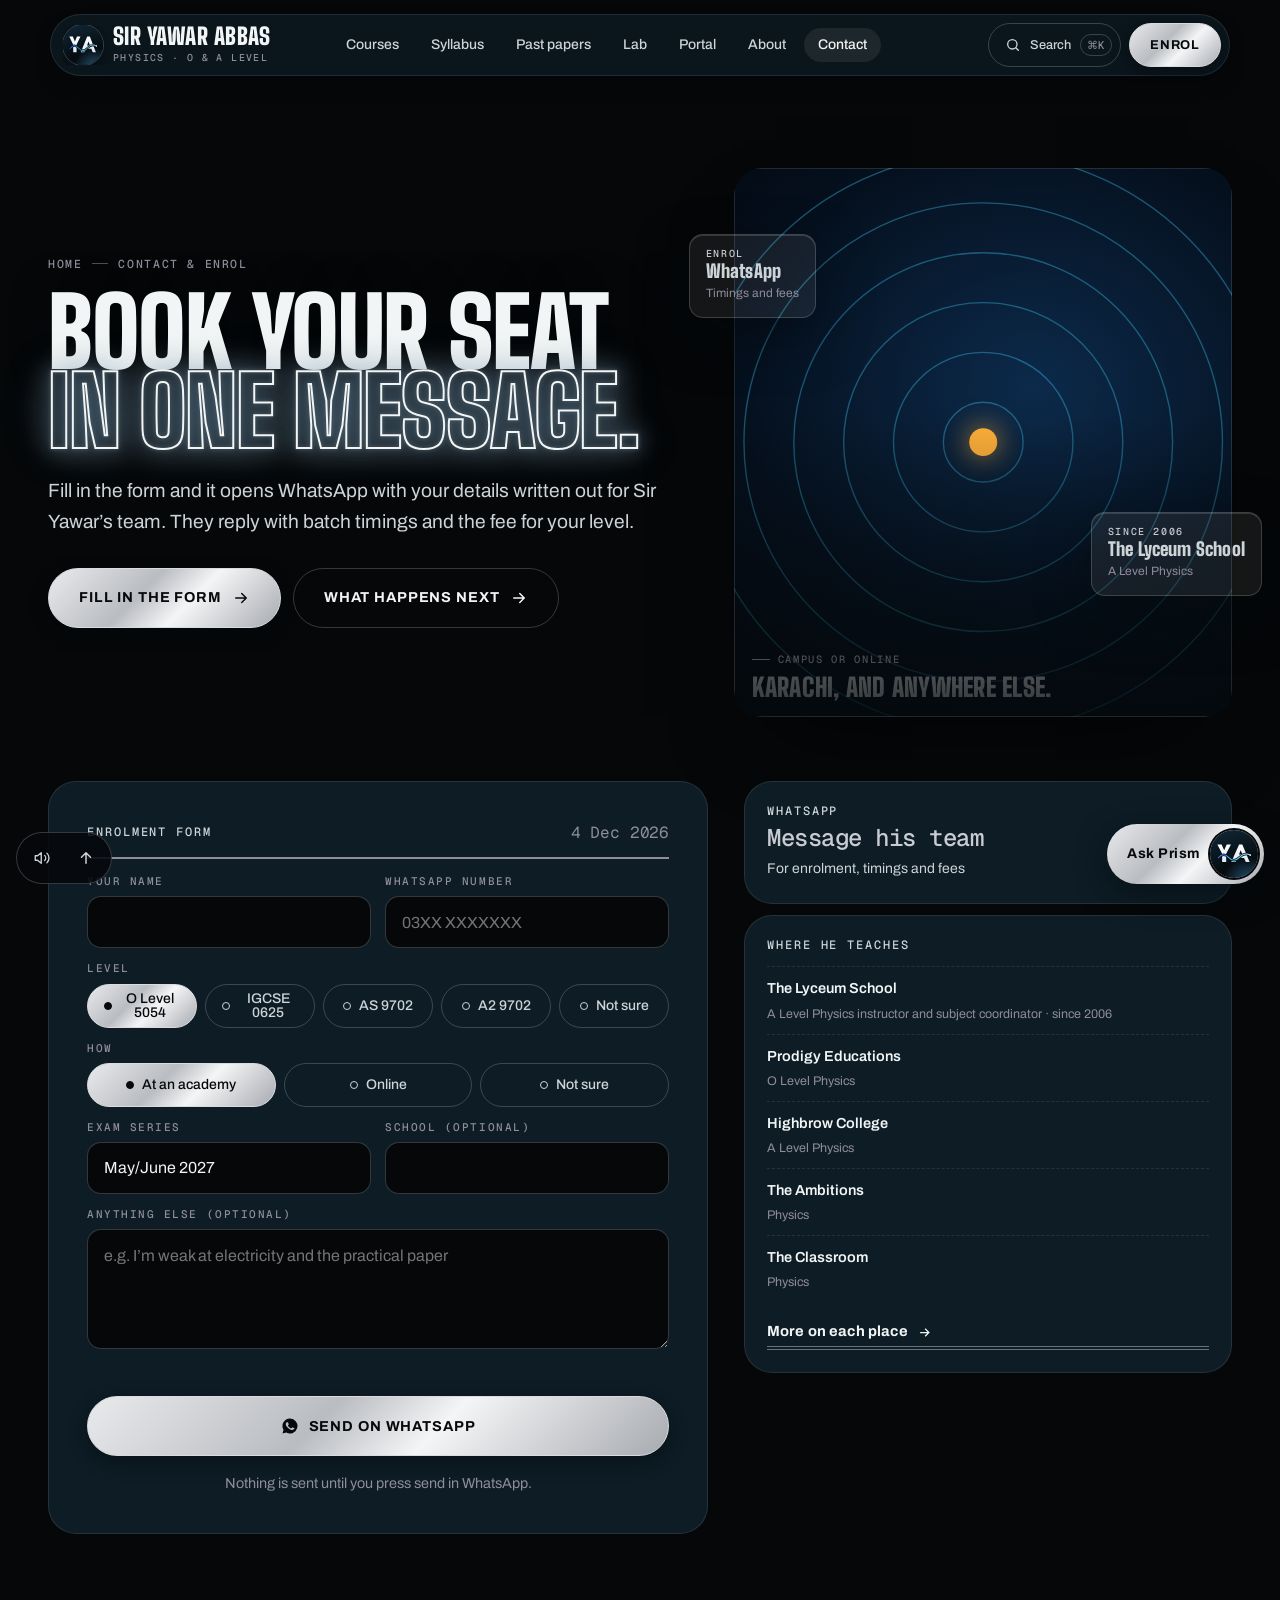
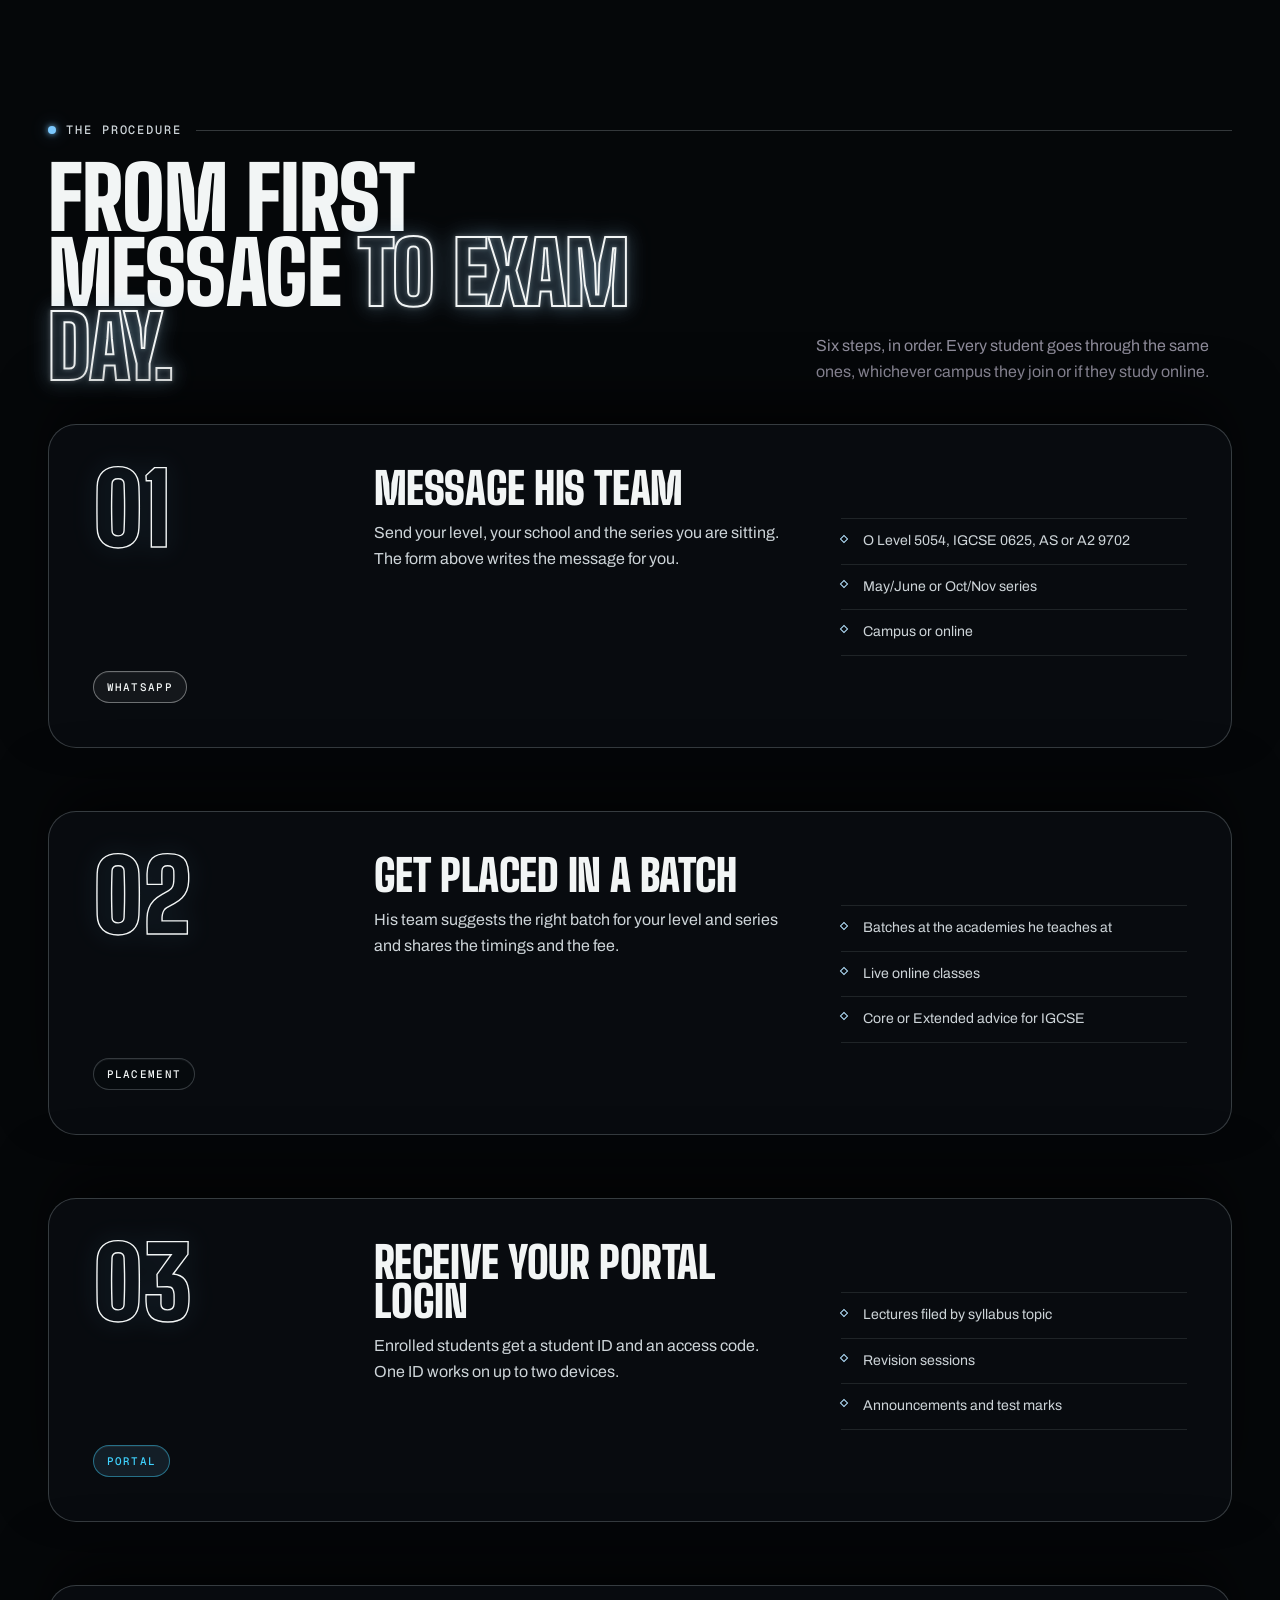
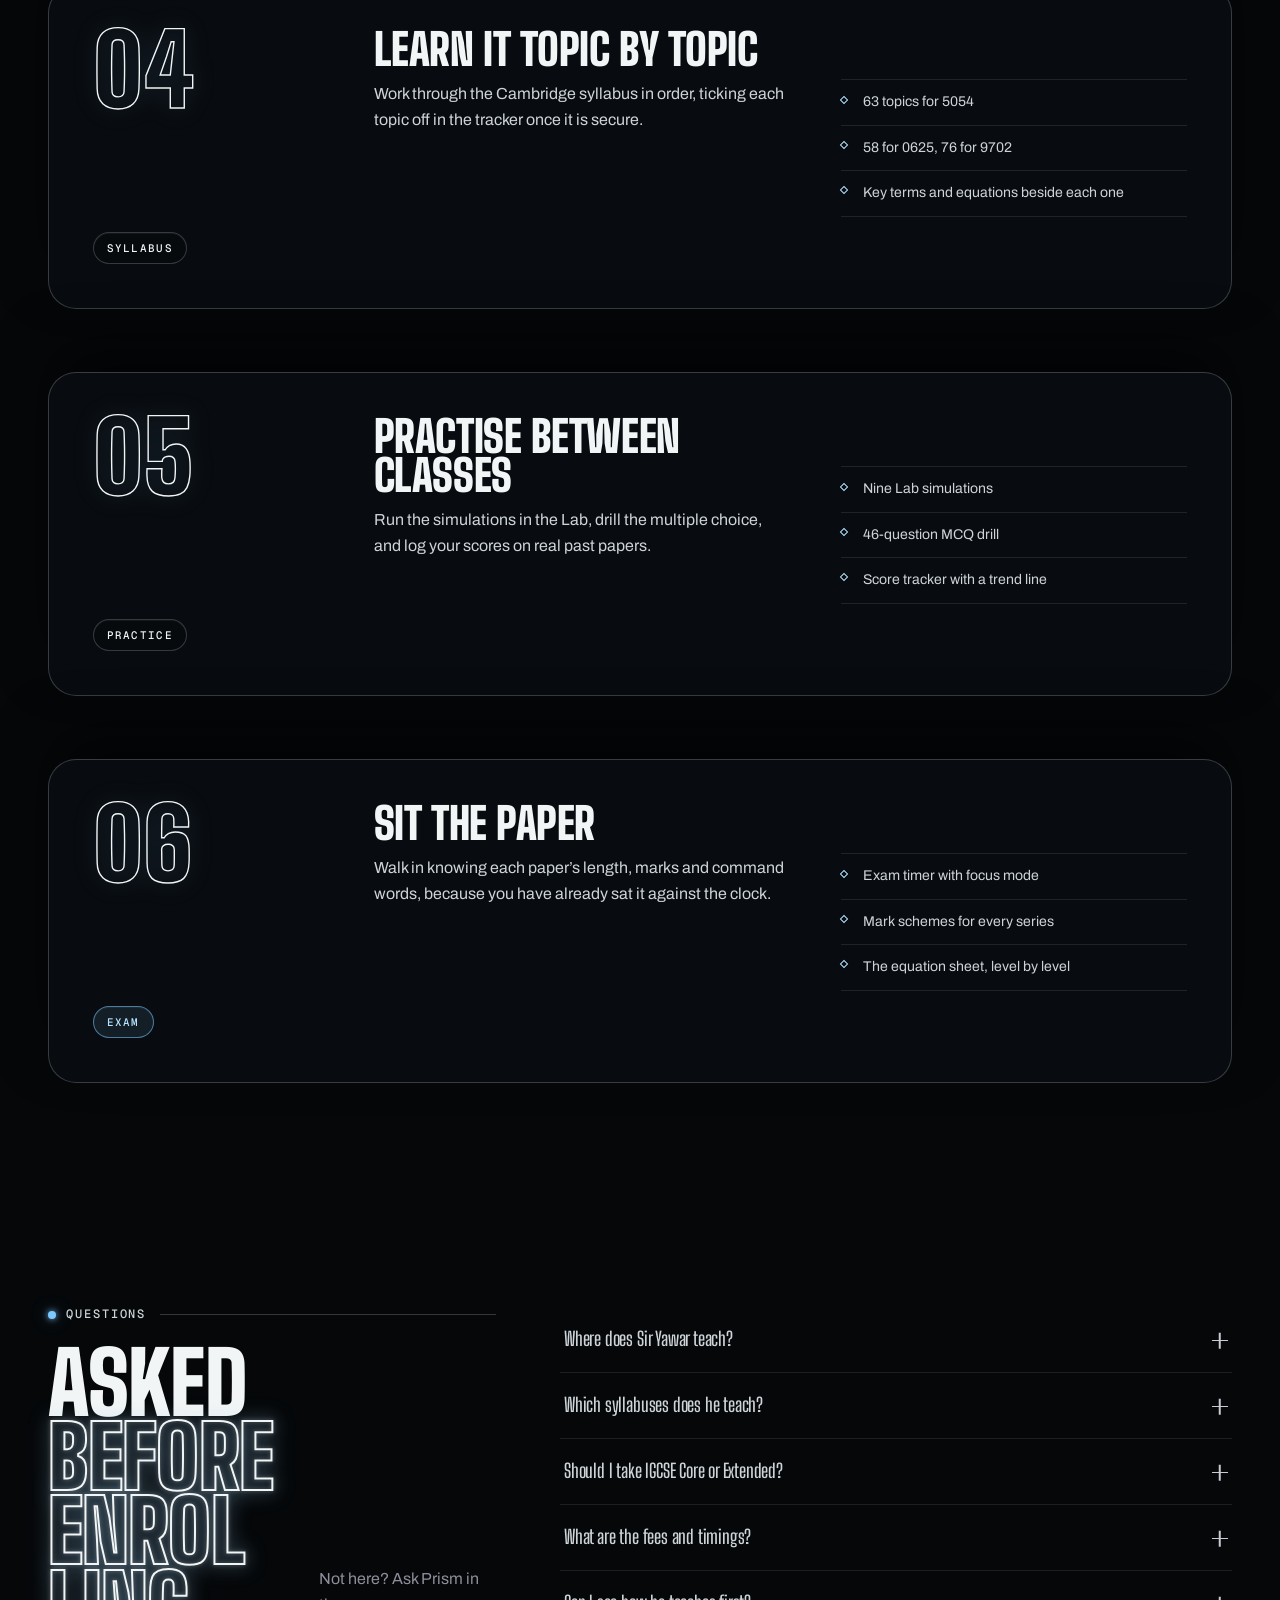
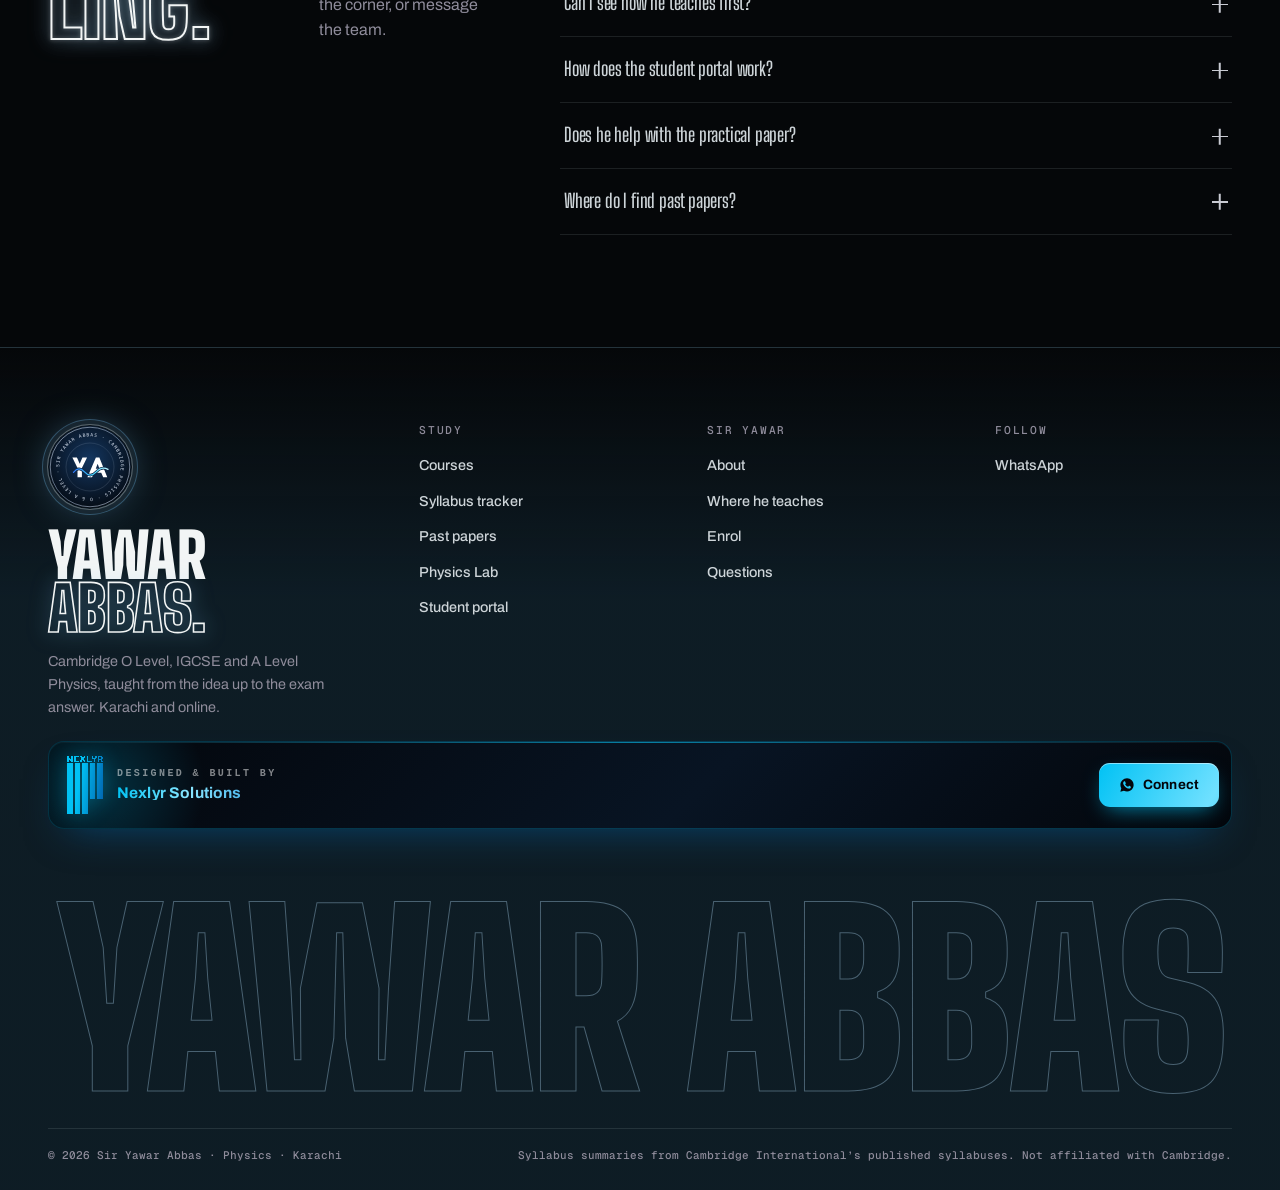
<file: contact.html>
<!doctype html><html lang="en" data-theme="dark"><head><meta charset="utf-8"><meta name="viewport" content="width=device-width,initial-scale=1,viewport-fit=cover"><title>Contact &amp; enrol — Sir Yawar Abbas Physics</title><meta name="description" content="Enrol in O Level, IGCSE or A Level Physics with Sir Yawar Abbas. The form writes a WhatsApp message for you. Answers to common questions."><link rel="canonical" href="https://sir-yawar-abbas.nexlyr.solutions/contact.html"><meta name="theme-color" content="#040a12"><meta property="og:type" content="website"><meta property="og:site_name" content="Sir Yawar Abbas · Physics"><meta property="og:title" content="Contact &amp; enrol — Sir Yawar Abbas Physics"><meta property="og:description" content="Enrol in O Level, IGCSE or A Level Physics with Sir Yawar Abbas. The form writes a WhatsApp message for you. Answers to common questions."><meta property="og:url" content="https://sir-yawar-abbas.nexlyr.solutions/contact.html"><meta property="og:image" content="https://sir-yawar-abbas.nexlyr.solutions/og.jpg"><meta property="og:image:width" content="1200"><meta property="og:image:height" content="630"><meta name="twitter:card" content="summary_large_image"><link rel="icon" type="image/svg+xml" href="favicon.svg"><link rel="apple-touch-icon" href="apple-touch-icon.png"><script>(function(){var d=document.documentElement;d.dataset.theme="dark";try{localStorage.removeItem("ya-theme");}catch(e){}try{if(!sessionStorage.getItem("ya-seen"))d.classList.add("ld-on");}catch(e){}})();</script><link rel="preload" href="assets/fonts/big-shoulders-display-latin-900-normal.woff2?v=9ec6b61a" as="font" type="font/woff2" crossorigin><link rel="preload" href="assets/fonts/archivo-latin-400-normal.woff2?v=9246d621" as="font" type="font/woff2" crossorigin><link rel="stylesheet" href="assets/site.css?v=e99ed3dc"><style>@layer base{.ct{position:relative;padding-bottom:clamp(40px,6vw,80px)}
.ct-g{display:grid;grid-template-columns:minmax(0,1.15fr) minmax(0,.85fr);gap:clamp(18px,3vw,36px);align-items:start}
.ct-form{display:grid;gap:16px;padding:clamp(22px,3vw,38px)}
.ct-h{display:flex;justify-content:space-between;align-items:center;padding-bottom:12px;border-bottom:2px solid var(--ink-3)}
.fgrid2{display:grid;grid-template-columns:1fr 1fr;gap:14px}
.fgrid2 .full{grid-column:1/-1}
.ct-form .seg{width:100%}
.ct-form .seg button{flex:1}
.err{min-height:1.2em;font:500 12.5px/1.4 var(--f-mono);color:var(--bad)}
.ct-side{display:grid;gap:12px}
.ct-c{display:grid;gap:8px;padding:22px}
.ct-c>b{font:500 1.5rem/1.1 var(--f-display);letter-spacing:-.01em}
.ct-c .credo{margin:4px 0 2px}
.ct-c b.num{font:500 1.5rem/1 var(--f-mono);letter-spacing:-.02em;color:var(--brass)}
.ct-c>span:not(.folio){font-size:14px;color:var(--ink-2)}
.ct-soc{display:grid;grid-template-columns:1fr 1fr;gap:12px}
.ct-soc a{display:grid;gap:6px;padding:16px 18px;transition:transform .4s var(--e-out),border-color .3s}
.ct-soc a:hover{transform:translateY(-3px);border-color:var(--rule-3)}
.ct-soc b{font-weight:700;font-size:14px;overflow-wrap:anywhere}
@media (max-width:420px){.ct-soc b{font-size:12.5px}}
.faq-g{display:grid;grid-template-columns:minmax(0,.8fr) minmax(0,1.2fr);gap:clamp(24px,5vw,72px);align-items:start}
.faq-g .sec-head{position:sticky;top:110px}
.faq details{border-bottom:1px solid var(--rule)}
.faq summary{list-style:none;display:grid;grid-template-columns:1fr auto;gap:16px;align-items:center;padding:20px 4px;cursor:pointer;font:500 1.15rem/1.3 var(--f-display);font-size:clamp(1.1rem,1.5vw,1.3rem);letter-spacing:-.01em;transition:color .3s}
.faq summary:hover{color:var(--brass)}
.faq summary::-webkit-details-marker{display:none}
.faq summary i{position:relative;width:16px;height:16px}
.faq summary i::before,.faq summary i::after{content:"";position:absolute;left:0;right:0;top:50%;height:1.5px;background:var(--brass);transition:transform .4s var(--e-out)}
.faq summary i::after{transform:rotate(90deg)}
.faq details[open] summary i::after{transform:rotate(0)}
.faq details p{padding:0 4px 20px;font-size:15px;color:var(--ink-2);max-width:66ch}
@media (max-width:960px){.ct-g,.faq-g{grid-template-columns:1fr}.faq-g .sec-head{position:relative;top:0}}
@media (max-width:560px){.fgrid2{grid-template-columns:1fr}.ct-soc{grid-template-columns:1fr 1fr}.ct-form .seg button{flex:1 1 40%}}}
.ct-places{display:grid;gap:0;margin:6px 0 10px}
.ct-places li{display:grid;gap:3px;padding:10px 0;border-top:1px dashed var(--rule)}
.ct-places b{font-weight:600;font-size:14.5px;color:var(--ink)}
.ct-places span{font-size:12.5px;color:var(--ink-3)}
</style></head><body data-page="contact"><a class="skip" href="#main">Skip to content</a><div class="bg-base" aria-hidden="true"></div><div class="aurora" aria-hidden="true"><i></i><i></i><i></i></div><canvas id="bg3d" aria-hidden="true"></canvas><div class="bg-veil" aria-hidden="true"></div><div class="grain" aria-hidden="true"></div><div class="ldx" aria-hidden="true"><div class="ldx-fill"><div class="ldx-grp"><div class="ldx-w">YAWAR<div class="ldx-gold"><img src="assets/img/yawar-abbas.webp?v=66fcc3b0" alt="" decoding="async"><i class="ldx-shine"></i></div><i class="ldx-crest"></i></div><div class="ldx-s">O &amp; A Level Physics &middot; Karachi</div></div></div><div class="ldx-ink"><div class="ldx-grp"><div class="ldx-w"><span><i>Y</i></span><span class="ldx-i"><i>A</i></span><span><i>W</i></span><span><i>A</i></span><span><i>R</i></span></div><div class="ldx-s"><span>O &amp; A Level Physics &middot; Karachi</span></div></div></div><div class="ldx-m ldx-tl"><img src="assets/img/ya-mark.svg?v=c2f24b2e" alt="" width="195" height="122"><span>Sir Yawar Abbas</span></div><div class="ldx-m ldx-tr">Cambridge Physics</div><div class="ldx-m ldx-bl"><b id="ldN">000</b><span>Charging the field</span></div><div class="ldx-m ldx-br">O Level 5054 &middot; IGCSE 0625<br>AS &amp; A Level 9702</div></div><div class="pt" aria-hidden="true"><div class="pt-bg"></div><div class="pt-in"><span class="pt-f"></span><div class="pt-w"></div></div><i class="pt-line"></i></div><i class="sprog" aria-hidden="true"></i><header class="nav"><a class="brand" href="index.html" aria-label="Sir Yawar Abbas, home"><span class="seal" aria-hidden="true"><img src="assets/img/ya-mark.svg?v=c2f24b2e" alt="" width="195" height="122" decoding="async"></span><span class="brand-t"><b>Sir Yawar Abbas</b><span>Physics · O &amp; A Level</span></span></a><nav class="nav-links" aria-label="Main"><a href="courses.html">Courses</a><a href="syllabus.html">Syllabus</a><a href="past-papers.html">Past papers</a><a href="lab.html">Lab</a><a href="portal.html">Portal</a><a href="about.html">About</a><a href="contact.html" aria-current="page">Contact</a></nav><div class="nav-r"><button class="nav-search" type="button" data-cmdk aria-label="Search the site"><svg viewBox="0 0 24 24" fill="none" stroke="currentColor" stroke-width="2" stroke-linecap="round"><circle cx="11" cy="11" r="7"/><path d="m20 20-3.5-3.5"/></svg><span>Search</span><kbd>⌘K</kbd></button><a class="btn btn-pri btn-sm btn-enrol" href="contact.html#enrol">Enrol</a><button class="burger" type="button" aria-label="Menu" aria-expanded="false" aria-controls="menu"><span></span><span></span></button></div></header><div class="menu" id="menu" aria-hidden="true"><nav aria-label="Mobile"><a href="index.html"><small>01</small>Home<i>f.01</i></a><a href="courses.html"><small>02</small>Courses<i>f.02</i></a><a href="syllabus.html"><small>03</small>Syllabus<i>f.03</i></a><a href="past-papers.html"><small>04</small>Past papers<i>f.04</i></a><a href="lab.html"><small>05</small>Lab<i>f.05</i></a><a href="portal.html"><small>06</small>Portal<i>f.06</i></a><a href="about.html"><small>07</small>About<i>f.07</i></a><a href="contact.html" aria-current="page"><small>08</small>Contact<i>f.08</i></a></nav><div class="menu-foot"><a class="btn btn-pri" data-wa="Assalam o Alaikum, I would like to enrol in Physics with Sir Yawar Abbas." href="contact.html#enrol" target="_blank" rel="noopener">WhatsApp</a><a class="btn btn-sm mf-portal" href="portal.html">Student portal</a><button class="btn btn-sm" type="button" data-sound-toggle>Sound</button></div></div><main id="main"><section class="phero" data-shape="orbit" data-shape-x=".56" data-shape-y=".06" data-shape-s=".62" data-shape-a=".5" data-shape-spin=".1" data-shape-my="-.52" data-shape-ms=".4" data-shape-ma=".22">
  <div class="wrap phero-g">
    <div>
      <nav class="crumbs" aria-label="Breadcrumb"><a href="index.html">Home</a><i></i><span>Contact &amp; enrol</span></nav>
      <h1 class="display" data-split>Book your seat <em>in one message.</em></h1>
      <p class="lede" data-rv>Fill in the form and it opens WhatsApp with your details written out for Sir Yawar&rsquo;s team. They reply with batch timings and the fee for your level.</p>
      <div class="hero-cta" data-rv style="display:flex;flex-wrap:wrap;gap:12px;margin-top:30px"><a class="btn btn-pri btn-lg" href="#enrol">Fill in the form <svg class="arr" viewBox="0 0 24 24" fill="none" stroke="currentColor" stroke-width="2" stroke-linecap="round" stroke-linejoin="round"><path d="M5 12h14M13 6l6 6-6 6"/></svg></a><a class="btn btn-lg" href="#procedure">What happens next</a></div>
    </div>
    <div class="phero-art" data-rv="scale">
      <figure class="ph phv" data-par aria-hidden="true">
        <svg viewBox="0 0 500 550" preserveAspectRatio="xMidYMid slice"><g class="pv-wf"><circle cx="250" cy="275" r="40"/><circle cx="250" cy="275" r="90"/><circle cx="250" cy="275" r="140"/><circle cx="250" cy="275" r="190"/><circle cx="250" cy="275" r="240"/><circle cx="250" cy="275" r="290"/></g><circle class="pv-nuc" cx="250" cy="275" r="14"/></svg>
        <figcaption class="ph-c"><span class="ph-cap">Campus or online</span><b>Karachi, and anywhere else.</b></figcaption>
      </figure>
      <div class="float f-a"><span>Enrol</span><b style="font-family:var(--f-display);font-size:1.15rem">WhatsApp</b><small>Timings and fees</small></div>
      <div class="float f-b"><span>Since 2006</span><b style="font-family:var(--f-display);font-size:1.15rem">The Lyceum School</b><small>A Level Physics</small></div>
    </div>
  </div>
</section>

<section class="ct" id="enrol" data-shape="wave" data-shape-a=".35">
  <div class="wrap ct-g">
    <form class="ct-form card ruled" id="enF" novalidate data-rv>
      <span class="edge" aria-hidden="true"></span>
      <div class="ct-h"><span class="folio">Enrolment form</span><span class="num muted" id="enNo"></span></div>
      <div class="fgrid2">
        <div class="field"><label for="enName">Your name</label><input id="enName" autocomplete="name" required></div>
        <div class="field"><label for="enPhone">WhatsApp number</label><input id="enPhone" inputmode="tel" autocomplete="tel" placeholder="03XX XXXXXXX" required></div>
        <div class="field full"><label>Level</label><div class="seg" id="enLv"><button type="button" data-v="O Level 5054" aria-pressed="true">O Level 5054</button><button type="button" data-v="IGCSE 0625" aria-pressed="false">IGCSE 0625</button><button type="button" data-v="AS 9702" aria-pressed="false">AS 9702</button><button type="button" data-v="A2 9702" aria-pressed="false">A2 9702</button><button type="button" data-v="Not sure" aria-pressed="false">Not sure</button></div></div>
        <div class="field full"><label>How</label><div class="seg" id="enMode"><button type="button" data-v="At an academy" aria-pressed="true">At an academy</button><button type="button" data-v="Online" aria-pressed="false">Online</button><button type="button" data-v="Not sure" aria-pressed="false">Not sure</button></div></div>
        <div class="field"><label for="enSess">Exam series</label><select id="enSess"><option>Oct/Nov 2026</option><option selected>May/June 2027</option><option>Oct/Nov 2027</option><option>May/June 2028</option><option>Not decided</option></select></div>
        <div class="field"><label for="enSchool">School (optional)</label><input id="enSchool" autocomplete="organization"></div>
        <div class="field full"><label for="enMsg">Anything else (optional)</label><textarea id="enMsg" rows="3" placeholder="e.g. I&rsquo;m weak at electricity and the practical paper"></textarea></div>
      </div>
      <p class="err" id="enErr" role="alert"></p>
      <button class="btn btn-pri btn-lg btn-block" type="submit"><svg viewBox="0 0 24 24" fill="currentColor" width="18" height="18"><path d="M12 2a10 10 0 0 0-8.6 15.1L2 22l5-1.3A10 10 0 1 0 12 2zm5.3 14.1c-.2.6-1.3 1.2-1.8 1.2-.5.1-1 .2-3.3-.7-2.8-1.1-4.6-4-4.7-4.2-.1-.2-1.1-1.5-1.1-2.9s.7-2 1-2.3c.3-.3.6-.3.8-.3h.6c.2 0 .4 0 .6.5l.8 2c.1.2.1.4 0 .5l-.4.6-.4.4c-.1.1-.3.3-.1.6.2.3.8 1.3 1.7 2.1 1.2 1 2.1 1.3 2.4 1.5.3.1.5.1.6-.1l.8-1c.2-.3.4-.2.6-.1l1.9.9c.3.1.5.2.5.3.1.2.1.7-.1 1.3z"/></svg>Send on WhatsApp</button>
      <p class="small muted" style="text-align:center">Nothing is sent until you press send in WhatsApp.</p>
    </form>
    <div class="ct-side">
      <a class="ct-c card" data-wa="Assalam o Alaikum, I would like to ask about Physics classes with Sir Yawar Abbas." data-rv href="contact.html"><span class="folio">WhatsApp</span><b class="num" data-cfg="phoneDisplay">Message his team</b><span>For enrolment, timings and fees</span></a>
      <div class="ct-c card" data-rv style="--d:.06s"><span class="folio">Where he teaches</span><ul class="ct-places"></ul><a class="link" href="about.html#where">More on each place <svg class="arr" viewBox="0 0 24 24" fill="none" stroke="currentColor" stroke-width="2"><path d="M5 12h14M13 6l6 6-6 6"/></svg></a></div>
      <div class="ct-soc" data-rv style="--d:.12s">
        <a class="card" data-href="instagram" href="#"><span class="folio">Instagram</span><b>Sir Yawar Abbas</b></a>
        <a class="card" data-href="facebook" href="#"><span class="folio">Facebook</span><b>Sir Yawar Abbas</b></a>
        <a class="card" data-href="youtube" href="#"><span class="folio">YouTube</span><b>Sir Yawar Abbas</b></a>
        <a class="card" data-href="linkedin" href="#"><span class="folio">LinkedIn</span><b>Yawar Abbas</b></a>
      </div>
    </div>
  </div>
</section>

<!-- ============================== PROCEDURE -->
<section class="sec" id="procedure" data-shape="field" data-shape-x=".58" data-shape-y="-.2" data-shape-s=".6" data-shape-a=".4" data-shape-spin=".05" data-shape-my="-.6" data-shape-ms=".36">
  <div class="wrap">
    <div class="sec-head row">
      <div class="meta"><span class="folio">The procedure</span><span class="hair"></span></div>
      <h2 class="title" data-split>From first message <em>to exam day.</em></h2>
      <p class="lede" data-rv>Six steps, in order. Every student goes through the same ones, whichever campus they join or if they study online.</p>
    </div>
    <ol class="proc" data-stack>
      <li class="proc-s card" data-rv>
        <div class="pn"><b>01</b><i></i><span class="tag brass">WhatsApp</span></div>
        <h3>Message his team</h3>
        <p>Send your level, your school and the series you are sitting. The form above writes the message for you.</p>
        <ul><li>O Level 5054, IGCSE 0625, AS or A2 9702</li><li>May/June or Oct/Nov series</li><li>Campus or online</li></ul>
      </li>
      <li class="proc-s card" data-rv style="--d:.06s">
        <div class="pn"><b>02</b><i></i><span class="tag">Placement</span></div>
        <h3>Get placed in a batch</h3>
        <p>His team suggests the right batch for your level and series and shares the timings and the fee.</p>
        <ul><li>Batches at the academies he teaches at</li><li>Live online classes</li><li>Core or Extended advice for IGCSE</li></ul>
      </li>
      <li class="proc-s card" data-rv style="--d:.12s">
        <div class="pn"><b>03</b><i></i><span class="tag violet">Portal</span></div>
        <h3>Receive your portal login</h3>
        <p>Enrolled students get a student ID and an access code. One ID works on up to two devices.</p>
        <ul><li>Lectures filed by syllabus topic</li><li>Revision sessions</li><li>Announcements and test marks</li></ul>
      </li>
      <li class="proc-s card" data-rv style="--d:.18s">
        <div class="pn"><b>04</b><i></i><span class="tag">Syllabus</span></div>
        <h3>Learn it topic by topic</h3>
        <p>Work through the Cambridge syllabus in order, ticking each topic off in the tracker once it is secure.</p>
        <ul><li>63 topics for 5054</li><li>58 for 0625, 76 for 9702</li><li>Key terms and equations beside each one</li></ul>
      </li>
      <li class="proc-s card" data-rv style="--d:.24s">
        <div class="pn"><b>05</b><i></i><span class="tag">Practice</span></div>
        <h3>Practise between classes</h3>
        <p>Run the simulations in the Lab, drill the multiple choice, and log your scores on real past papers.</p>
        <ul><li>Nine Lab simulations</li><li>46-question MCQ drill</li><li>Score tracker with a trend line</li></ul>
      </li>
      <li class="proc-s card" data-rv style="--d:.3s">
        <div class="pn"><b>06</b><i></i><span class="tag red">Exam</span></div>
        <h3>Sit the paper</h3>
        <p>Walk in knowing each paper&rsquo;s length, marks and command words, because you have already sat it against the clock.</p>
        <ul><li>Exam timer with focus mode</li><li>Mark schemes for every series</li><li>The equation sheet, level by level</li></ul>
      </li>
    </ol>
  </div>
</section>

<section class="sec" id="faq" data-shape="lens" data-shape-x="-.55" data-shape-a=".45" data-shape-s=".6" data-shape-my="-.5" data-shape-ms=".36">
  <div class="wrap faq-g">
    <div class="sec-head">
      <div class="meta"><span class="folio">Questions</span><span class="hair"></span></div>
      <h2 class="title" data-split>Asked <em>before enrolling.</em></h2>
      <p class="lede" data-rv>Not here? Ask Prism in the corner, or message the team.</p>
    </div>
    <div class="faq" id="faqL">
      <details data-rv><summary>Where does Sir Yawar teach?<i></i></summary><p>He has taught A Level Physics at The Lyceum School since 2006, and teaches batches at Prodigy Educations, Highbrow College, The Ambitions and The Classroom in Karachi. Ask his team about online batches too.</p></details>
      <details data-rv><summary>Which syllabuses does he teach?<i></i></summary><p>Cambridge O Level Physics 5054, Cambridge IGCSE Physics 0625 and Cambridge International AS &amp; A Level Physics 9702, from AS Papers 1&ndash;3 to A Level Papers 4 and 5.</p></details>
      <details data-rv><summary>Should I take IGCSE Core or Extended?<i></i></summary><p>Extended (Papers 2 and 4) opens grades A* to G; Core (Papers 1 and 3) is capped at C. Most students aiming for A Level take Extended. Ask his team if you are unsure.</p></details>
      <details data-rv><summary>What are the fees and timings?<i></i></summary><p>They depend on your level, the academy and the batch, so Sir Yawar&rsquo;s team quotes them directly. Send the form above and they will reply on WhatsApp.</p></details>
      <details data-rv><summary>Can I see how he teaches first?<i></i></summary><p>Prodigy Educations has posted a demo class with Sir Yawar on its YouTube channel, and Highbrow College has a podcast episode with him. Ask his team about a trial class.</p></details>
      <details data-rv><summary>How does the student portal work?<i></i></summary><p>Enrolled students receive a student ID and an access code. Signing in shows lectures and revision sessions for your level, announcements and your test marks. You can try the demo now with the sample student.</p></details>
      <details data-rv><summary>Does he help with the practical paper?<i></i></summary><p>Yes. Readings, tables, graphs, gradients, uncertainties and evaluation are taught as a method for 5054 Paper 3 or 4, 0625 Paper 5 or 6, and 9702 Papers 3 and 5.</p></details>
      <details data-rv><summary>Where do I find past papers?<i></i></summary><p>On the <a class="link" href="past-papers.html">past papers page</a>: 5054, 0625 and 9702 series in the current format, with mark schemes, a score tracker and an exam timer.</p></details>
    </div>
  </div>
</section>
</main>
<footer class="foot"><div class="wrap"><div class="foot-top"><div><img class="foot-logo" src="assets/img/ya-logo.svg?v=a43a119a" alt="Sir Yawar Abbas, O &amp; A Level Physics" width="448" height="448" loading="lazy" decoding="async"><p class="foot-word">Yawar<span>Abbas.</span></p><p class="small" style="margin-top:14px;max-width:36ch">Cambridge O Level, IGCSE and A Level Physics, taught from the idea up to the exam answer. Karachi and online.</p></div><div><h4>Study</h4><ul><li><a href="courses.html">Courses</a></li><li><a href="syllabus.html">Syllabus tracker</a></li><li><a href="past-papers.html">Past papers</a></li><li><a href="lab.html">Physics Lab</a></li><li><a href="portal.html">Student portal</a></li></ul></div><div><h4>Sir Yawar</h4><ul><li><a href="about.html">About</a></li><li><a href="about.html#where">Where he teaches</a></li><li><a href="contact.html#enrol">Enrol</a></li><li><a href="contact.html#faq">Questions</a></li></ul></div><div><h4>Follow</h4><ul><li><a data-wa="Assalam o Alaikum" href="contact.html">WhatsApp</a></li><li><a data-href="instagram" href="#">Instagram</a></li><li><a data-href="facebook" href="#">Facebook</a></li><li><a data-href="youtube" href="#">YouTube</a></li><li><a data-href="linkedin" href="#">LinkedIn</a></li></ul></div></div><div class="nxb">
      <a class="nxb__id" href="https://nexlyr.solutions/" target="_blank" rel="noopener"
         aria-label="Nexlyr Solutions — the studio that designed and built this site">
        <span class="nxb__mk" aria-hidden="true"><svg viewBox="0 0 631 1011" xmlns="http://www.w3.org/2000/svg" shape-rendering="crispEdges" role="img" aria-label="Nexlyr Solutions logo"><defs><linearGradient id="nxbLogoG" gradientUnits="userSpaceOnUse" x1="277.4" y1="43.9" x2="724.3" y2="114.7"><stop offset="0" stop-color="#01C2F4"/><stop offset="1" stop-color="#0169B3"/></linearGradient></defs><g fill="url(#nxbLogoG)"><rect x="2.5" y="1" width="27.2" height="6.8"/><rect x="70.5" y="1" width="27.2" height="6.8"/><rect x="124.9" y="1" width="88.4" height="6.8"/><rect x="233.7" y="1" width="27.2" height="6.8"/><rect x="294.9" y="1" width="27.2" height="6.8"/><rect x="342.5" y="1" width="27.2" height="6.8"/><rect x="430.9" y="1" width="27.2" height="6.8"/><rect x="492.1" y="1" width="27.2" height="6.8"/><rect x="539.7" y="1" width="74.8" height="6.8"/><rect x="2.5" y="7.8" width="34" height="6.8"/><rect x="70.5" y="7.8" width="27.2" height="6.8"/><rect x="124.9" y="7.8" width="88.4" height="6.8"/><rect x="233.7" y="7.8" width="27.2" height="6.8"/><rect x="294.9" y="7.8" width="27.2" height="6.8"/><rect x="342.5" y="7.8" width="27.2" height="6.8"/><rect x="430.9" y="7.8" width="27.2" height="6.8"/><rect x="492.1" y="7.8" width="27.2" height="6.8"/><rect x="539.7" y="7.8" width="81.6" height="6.8"/><rect x="2.5" y="14.6" width="34" height="6.8"/><rect x="70.5" y="14.6" width="27.2" height="6.8"/><rect x="124.9" y="14.6" width="27.2" height="6.8"/><rect x="233.7" y="14.6" width="34" height="6.8"/><rect x="288.1" y="14.6" width="34" height="6.8"/><rect x="342.5" y="14.6" width="27.2" height="6.8"/><rect x="430.9" y="14.6" width="27.2" height="6.8"/><rect x="492.1" y="14.6" width="27.2" height="6.8"/><rect x="539.7" y="14.6" width="27.2" height="6.8"/><rect x="600.9" y="14.6" width="27.2" height="6.8"/><rect x="2.5" y="21.4" width="40.8" height="6.8"/><rect x="70.5" y="21.4" width="27.2" height="6.8"/><rect x="124.9" y="21.4" width="27.2" height="6.8"/><rect x="240.5" y="21.4" width="34" height="6.8"/><rect x="281.3" y="21.4" width="34" height="6.8"/><rect x="342.5" y="21.4" width="27.2" height="6.8"/><rect x="430.9" y="21.4" width="27.2" height="6.8"/><rect x="492.1" y="21.4" width="27.2" height="6.8"/><rect x="539.7" y="21.4" width="27.2" height="6.8"/><rect x="600.9" y="21.4" width="27.2" height="6.8"/><rect x="2.5" y="28.2" width="47.6" height="6.8"/><rect x="70.5" y="28.2" width="27.2" height="6.8"/><rect x="124.9" y="28.2" width="27.2" height="6.8"/><rect x="247.3" y="28.2" width="61.2" height="6.8"/><rect x="342.5" y="28.2" width="27.2" height="6.8"/><rect x="437.7" y="28.2" width="27.2" height="6.8"/><rect x="485.3" y="28.2" width="27.2" height="6.8"/><rect x="539.7" y="28.2" width="27.2" height="6.8"/><rect x="600.9" y="28.2" width="27.2" height="6.8"/><rect x="2.5" y="35" width="54.4" height="6.8"/><rect x="70.5" y="35" width="27.2" height="6.8"/><rect x="124.9" y="35" width="27.2" height="6.8"/><rect x="254.1" y="35" width="47.6" height="6.8"/><rect x="342.5" y="35" width="27.2" height="6.8"/><rect x="444.5" y="35" width="27.2" height="6.8"/><rect x="478.5" y="35" width="27.2" height="6.8"/><rect x="539.7" y="35" width="27.2" height="6.8"/><rect x="600.9" y="35" width="27.2" height="6.8"/><rect x="2.5" y="41.8" width="27.2" height="6.8"/><rect x="36.5" y="41.8" width="27.2" height="6.8"/><rect x="70.5" y="41.8" width="27.2" height="6.8"/><rect x="124.9" y="41.8" width="81.6" height="6.8"/><rect x="260.9" y="41.8" width="34" height="6.8"/><rect x="342.5" y="41.8" width="27.2" height="6.8"/><rect x="451.3" y="41.8" width="47.6" height="6.8"/><rect x="539.7" y="41.8" width="27.2" height="6.8"/><rect x="600.9" y="41.8" width="27.2" height="6.8"/><rect x="2.5" y="48.6" width="27.2" height="6.8"/><rect x="36.5" y="48.6" width="27.2" height="6.8"/><rect x="70.5" y="48.6" width="27.2" height="6.8"/><rect x="124.9" y="48.6" width="81.6" height="6.8"/><rect x="260.9" y="48.6" width="34" height="6.8"/><rect x="342.5" y="48.6" width="27.2" height="6.8"/><rect x="458.1" y="48.6" width="34" height="6.8"/><rect x="539.7" y="48.6" width="27.2" height="6.8"/><rect x="600.9" y="48.6" width="27.2" height="6.8"/><rect x="2.5" y="55.4" width="27.2" height="6.8"/><rect x="43.3" y="55.4" width="54.4" height="6.8"/><rect x="124.9" y="55.4" width="27.2" height="6.8"/><rect x="254.1" y="55.4" width="47.6" height="6.8"/><rect x="342.5" y="55.4" width="27.2" height="6.8"/><rect x="464.9" y="55.4" width="27.2" height="6.8"/><rect x="539.7" y="55.4" width="81.6" height="6.8"/><rect x="2.5" y="62.2" width="27.2" height="6.8"/><rect x="43.3" y="62.2" width="54.4" height="6.8"/><rect x="124.9" y="62.2" width="27.2" height="6.8"/><rect x="247.3" y="62.2" width="61.2" height="6.8"/><rect x="342.5" y="62.2" width="27.2" height="6.8"/><rect x="464.9" y="62.2" width="27.2" height="6.8"/><rect x="539.7" y="62.2" width="74.8" height="6.8"/><rect x="2.5" y="69" width="27.2" height="6.8"/><rect x="50.1" y="69" width="47.6" height="6.8"/><rect x="124.9" y="69" width="27.2" height="6.8"/><rect x="240.5" y="69" width="34" height="6.8"/><rect x="281.3" y="69" width="34" height="6.8"/><rect x="342.5" y="69" width="27.2" height="6.8"/><rect x="464.9" y="69" width="27.2" height="6.8"/><rect x="539.7" y="69" width="27.2" height="6.8"/><rect x="580.5" y="69" width="34" height="6.8"/><rect x="2.5" y="75.8" width="27.2" height="6.8"/><rect x="56.9" y="75.8" width="40.8" height="6.8"/><rect x="124.9" y="75.8" width="27.2" height="6.8"/><rect x="233.7" y="75.8" width="34" height="6.8"/><rect x="288.1" y="75.8" width="34" height="6.8"/><rect x="342.5" y="75.8" width="27.2" height="6.8"/><rect x="464.9" y="75.8" width="27.2" height="6.8"/><rect x="539.7" y="75.8" width="27.2" height="6.8"/><rect x="587.3" y="75.8" width="34" height="6.8"/><rect x="2.5" y="82.6" width="27.2" height="6.8"/><rect x="63.7" y="82.6" width="34" height="6.8"/><rect x="124.9" y="82.6" width="88.4" height="6.8"/><rect x="233.7" y="82.6" width="27.2" height="6.8"/><rect x="294.9" y="82.6" width="27.2" height="6.8"/><rect x="342.5" y="82.6" width="88.4" height="6.8"/><rect x="464.9" y="82.6" width="27.2" height="6.8"/><rect x="539.7" y="82.6" width="27.2" height="6.8"/><rect x="594.1" y="82.6" width="34" height="6.8"/><rect x="2.5" y="89.4" width="27.2" height="6.8"/><rect x="70.5" y="89.4" width="27.2" height="6.8"/><rect x="124.9" y="89.4" width="88.4" height="6.8"/><rect x="233.7" y="89.4" width="27.2" height="6.8"/><rect x="294.9" y="89.4" width="27.2" height="6.8"/><rect x="342.5" y="89.4" width="88.4" height="6.8"/><rect x="464.9" y="89.4" width="27.2" height="6.8"/><rect x="539.7" y="89.4" width="27.2" height="6.8"/><rect x="600.9" y="89.4" width="27.2" height="6.8"/><rect x="0" y="128" width="98.5" height="883"/><rect x="133.25" y="128" width="98.5" height="883"/><rect x="266.5" y="128" width="98.5" height="883"/><rect x="399.75" y="128" width="98.5" height="630"/><rect x="533" y="128" width="98.5" height="630"/></g></svg></span>
        <span class="nxb__tx"><span class="nxb__kk">Designed &amp; built by</span><span class="nxb__nm">Nexlyr Solutions</span></span>
      </a>
      <a class="nxb__go" target="_blank" rel="noopener"
         href="https://wa.me/923053687680?text=Hi%20Nexlyr%21%20I%20saw%20Sir%20Yawar%20Abbas%27s%20website%20and%20I%27d%20like%20a%20site%20like%20it."
         aria-label="Connect with Nexlyr Solutions on WhatsApp">
        <svg viewBox="0 0 24 24" fill="currentColor" aria-hidden="true"><path d="M12.04 2C6.58 2 2.14 6.44 2.14 11.9c0 1.75.46 3.45 1.32 4.95L2.05 22l5.28-1.38a9.86 9.86 0 0 0 4.71 1.2c5.46 0 9.9-4.44 9.9-9.9S17.5 2 12.04 2zm5.8 14.06c-.24.68-1.4 1.3-1.94 1.35-.5.05-1.13.07-1.82-.11-.42-.13-.96-.31-1.65-.61-2.9-1.25-4.8-4.17-4.95-4.37-.14-.2-1.18-1.57-1.18-3s.75-2.13 1.02-2.42c.26-.29.58-.36.77-.36l.55.01c.18.01.42-.07.65.5.24.58.82 2 .89 2.14.07.15.12.32.02.51-.09.2-.14.32-.28.49l-.42.49c-.14.14-.28.29-.12.57.16.29.72 1.18 1.54 1.91 1.06.94 1.95 1.23 2.23 1.37.28.15.44.12.6-.07.17-.2.7-.81.88-1.09.19-.29.37-.24.63-.14.25.09 1.62.76 1.9.9.28.15.46.22.53.34.07.12.07.68-.17 1.34z"/></svg>
        Connect
      </a>
    </div><div class="foot-mark" aria-hidden="true"><div class="fm-o">YAWAR ABBAS</div><div class="fm-f">YAWAR ABBAS</div></div><div class="foot-meta"><span>© <span data-year>2026</span> Sir Yawar Abbas · Physics · Karachi</span><span>Syllabus summaries from Cambridge International’s published syllabuses. Not affiliated with Cambridge.</span></div></div></footer><div class="dock" role="toolbar" aria-label="Display"><button type="button" data-sound-btn aria-label="Sound"></button><button type="button" data-top-btn aria-label="Back to top"><svg class="ring" viewBox="0 0 34 34" aria-hidden="true"><circle cx="17" cy="17" r="16"/></svg><svg viewBox="0 0 24 24" fill="none" stroke="currentColor" stroke-width="2" stroke-linecap="round" stroke-linejoin="round"><path d="M12 19V5M6 11l6-6 6 6"/></svg></button></div><button class="fab" type="button" aria-controls="bot" aria-expanded="false"><span class="seal" aria-hidden="true"><img src="assets/img/ya-mark.svg?v=c2f24b2e" alt="" width="195" height="122" decoding="async"></span><span class="t">Ask Prism</span></button><nav class="mbar" aria-label="Quick actions"><button class="mb-ask" type="button" data-ask><span class="seal" aria-hidden="true"><img src="assets/img/ya-mark.svg?v=c2f24b2e" alt="" width="195" height="122" decoding="async"></span><span class="mb-t"><small>Ask</small><b>Prism</b></span></button><a class="btn btn-pri mb-enrol" data-wa="Assalam o Alaikum, I would like to enrol in Physics classes with Sir Yawar Abbas." href="contact.html#enrol" target="_blank" rel="noopener">Enrol <svg class="ic" viewBox="0 0 24 24" fill="currentColor"><path d="M12 2a10 10 0 0 0-8.6 15.1L2 22l5-1.3A10 10 0 1 0 12 2zm5.3 14.1c-.2.6-1.3 1.2-1.8 1.2-.5.1-1 .2-3.3-.7-2.8-1.1-4.6-4-4.7-4.2-.1-.2-1.1-1.5-1.1-2.9s.7-2 1-2.3c.3-.3.6-.3.8-.3h.6c.2 0 .4 0 .6.5l.8 2c.1.2.1.4 0 .5l-.4.6-.4.4c-.1.1-.3.3-.1.6.2.3.8 1.3 1.7 2.1 1.2 1 2.1 1.3 2.4 1.5.3.1.5.1.6-.1l.8-1c.2-.3.4-.2.6-.1l1.9.9c.3.1.5.2.5.3.1.2.1.7-.1 1.3z"/></svg></a><button class="mb-ic" type="button" data-cmdk aria-label="Search the site"><svg viewBox="0 0 24 24" fill="none" stroke="currentColor" stroke-width="2" stroke-linecap="round"><circle cx="11" cy="11" r="7"/><path d="m20 20-3.5-3.5"/></svg></button></nav><div class="bot" id="bot" role="dialog" aria-label="Ask Prism" aria-hidden="true"><div class="bot-h"><span class="seal" aria-hidden="true"><img src="assets/img/ya-mark.svg?v=c2f24b2e" alt="" width="195" height="122" decoding="async"></span><div><b>Prism</b><small><i></i>Help desk · answers instantly</small></div><button class="xbtn" type="button" aria-label="Close">×</button></div><div class="bot-log" aria-live="polite"></div><div class="bot-chips"><button class="chip" type="button">Fees and timings</button><button class="chip" type="button" data-q="Where does he teach?">Where he teaches</button><button class="chip" type="button" data-q="Are classes online or on-site?">Online or on-site?</button><button class="chip" type="button" data-q="How long is 9702 paper 4?">9702 Paper 4 length</button><button class="chip" type="button" data-q="refractive index formula">Refractive index</button><button class="chip" type="button" data-q="What is half-life">What is half-life?</button><button class="chip" type="button" data-q="terminal velocity">Terminal velocity</button></div><form class="bot-f" autocomplete="off"><input type="text" placeholder="Ask about classes, a topic or an equation…" aria-label="Your question"><button type="submit" aria-label="Send"><svg viewBox="0 0 24 24" fill="none" stroke="currentColor" stroke-width="2" stroke-linecap="round" stroke-linejoin="round"><path d="M5 12h14M13 6l6 6-6 6"/></svg></button></form></div><div class="cmdk" id="cmdk" role="dialog" aria-modal="true" aria-label="Search" aria-hidden="true"><div class="scrim"></div><div class="cmdk-box"><div class="cmdk-in"><svg viewBox="0 0 24 24" fill="none" stroke="currentColor" stroke-width="2" stroke-linecap="round"><circle cx="11" cy="11" r="7"/><path d="m20 20-3.5-3.5"/></svg><input id="cmdkIn" placeholder="Jump to a page, topic, tool or action…" autocomplete="off" aria-label="Search"><kbd>esc</kbd></div><div class="cmdk-list" id="cmdkList" role="listbox"></div><div class="cmdk-foot"><span>↑↓ move</span><span>↵ open</span><span>/ or ⌘K</span></div></div></div><div class="modal" id="modal" aria-hidden="true"><div class="scrim" data-close></div><div class="modal-box" role="dialog" aria-modal="true"><button class="xbtn" type="button" data-close aria-label="Close">×</button><div id="modalBody"></div></div></div><div class="cursor" aria-hidden="true"><i class="c-dot"></i><i class="c-ring"></i></div><script src="assets/vendor/gsap.min.js?v=47da594c"></script><script src="assets/vendor/ScrollTrigger.min.js?v=ba1fa78e"></script><script src="assets/vendor/lenis.min.js?v=79e3a064"></script><script>window.RA_THREE="assets/vendor/three.min.js?v=eb854986"</script><script src="config.js?v=12c91d7c"></script><script src="assets/db.js?v=02c1f43a"></script><script src="assets/app.js?v=6c6ef9f0"></script><script>RA.page(function () {
const { $, $$, store, Snd, toast, C } = RA;
const st = { lv: 'O Level 5054', mode: 'At an academy' };
const draft = store.get('ya-enrol', null);
const map = { '5054': 'O Level 5054', '0625': 'IGCSE 0625', '9702-AS': 'AS 9702', '9702-A2': 'A2 9702' };
const pref = map[store.get('ya-level', '')];
function seg(id, key) { $(id).addEventListener('click', e => { const b = e.target.closest('button'); if (!b) return; st[key] = b.dataset.v; $$(id + ' button').forEach(x => x.setAttribute('aria-pressed', String(x === b))); save(); }); }
function pick(id, v) { $$(id + ' button').forEach(x => x.setAttribute('aria-pressed', String(x.dataset.v === v))); }
seg('#enLv', 'lv'); seg('#enMode', 'mode');
/* places from config.js */
(function () { const ul = $('.ct-places'); if (!ul) return; ul.innerHTML = (C.campuses || []).map(c => '<li><b>' + RA.esc(c.name) + '</b><span>' + RA.esc(c.note || '') + '</span></li>').join(''); })();
$('#enNo').textContent = new Date().toLocaleDateString('en-GB', { day: 'numeric', month: 'short', year: 'numeric' });
if (draft) { ['enName', 'enPhone', 'enSchool', 'enMsg', 'enSess'].forEach(k => { if (draft[k]) $('#' + k).value = draft[k]; }); if (draft.lv) { st.lv = draft.lv; pick('#enLv', draft.lv); } if (draft.mode) { st.mode = draft.mode; pick('#enMode', draft.mode); } }
else if (pref) { st.lv = pref; pick('#enLv', pref); }
function save() { const d = Object.assign({}, st); ['enName', 'enPhone', 'enSchool', 'enMsg', 'enSess'].forEach(k => d[k] = $('#' + k).value); store.set('ya-enrol', d); }
$('#enF').addEventListener('input', save);
$('#enF').addEventListener('submit', async e => {
  e.preventDefault();
  const name = $('#enName').value.trim(), phone = $('#enPhone').value.trim(), err = $('#enErr');
  $$('#enF [aria-invalid]').forEach(x => x.removeAttribute('aria-invalid'));
  if (name.length < 2) { $('#enName').setAttribute('aria-invalid', 'true'); err.textContent = 'Please enter your name.'; Snd.err(); return; }
  if (phone.replace(/\D/g, '').length < 10) { $('#enPhone').setAttribute('aria-invalid', 'true'); err.textContent = 'Please enter a WhatsApp number we can reply to.'; Snd.err(); return; }
  err.textContent = '';
  const sess = $('#enSess').value, school = $('#enSchool').value.trim(), msg = $('#enMsg').value.trim();
  const text = 'Assalam o Alaikum, I would like to enrol in Physics with Sir Yawar Abbas.\n\nName: ' + name + '\nWhatsApp: ' + phone + '\nLevel: ' + st.lv + '\nHow: ' + st.mode + '\nExam series: ' + sess + (school ? '\nSchool: ' + school : '') + (msg ? '\n\n' + msg : '');
  if (RA.DB) { try { await RA.DB.register({ name, phone, level: st.lv, mode: st.mode, session: sess, message: [school ? 'School: ' + school : '', msg].filter(Boolean).join(' · ').slice(0, 600) || null, source: 'contact' }); } catch (x) { } }
  Snd.coin(); RA.BG && RA.BG.pulse(); toast('Opening WhatsApp…');
  window.open(C.waUrl(text), '_blank', 'noopener');
});
});
</script></body></html>
</file>
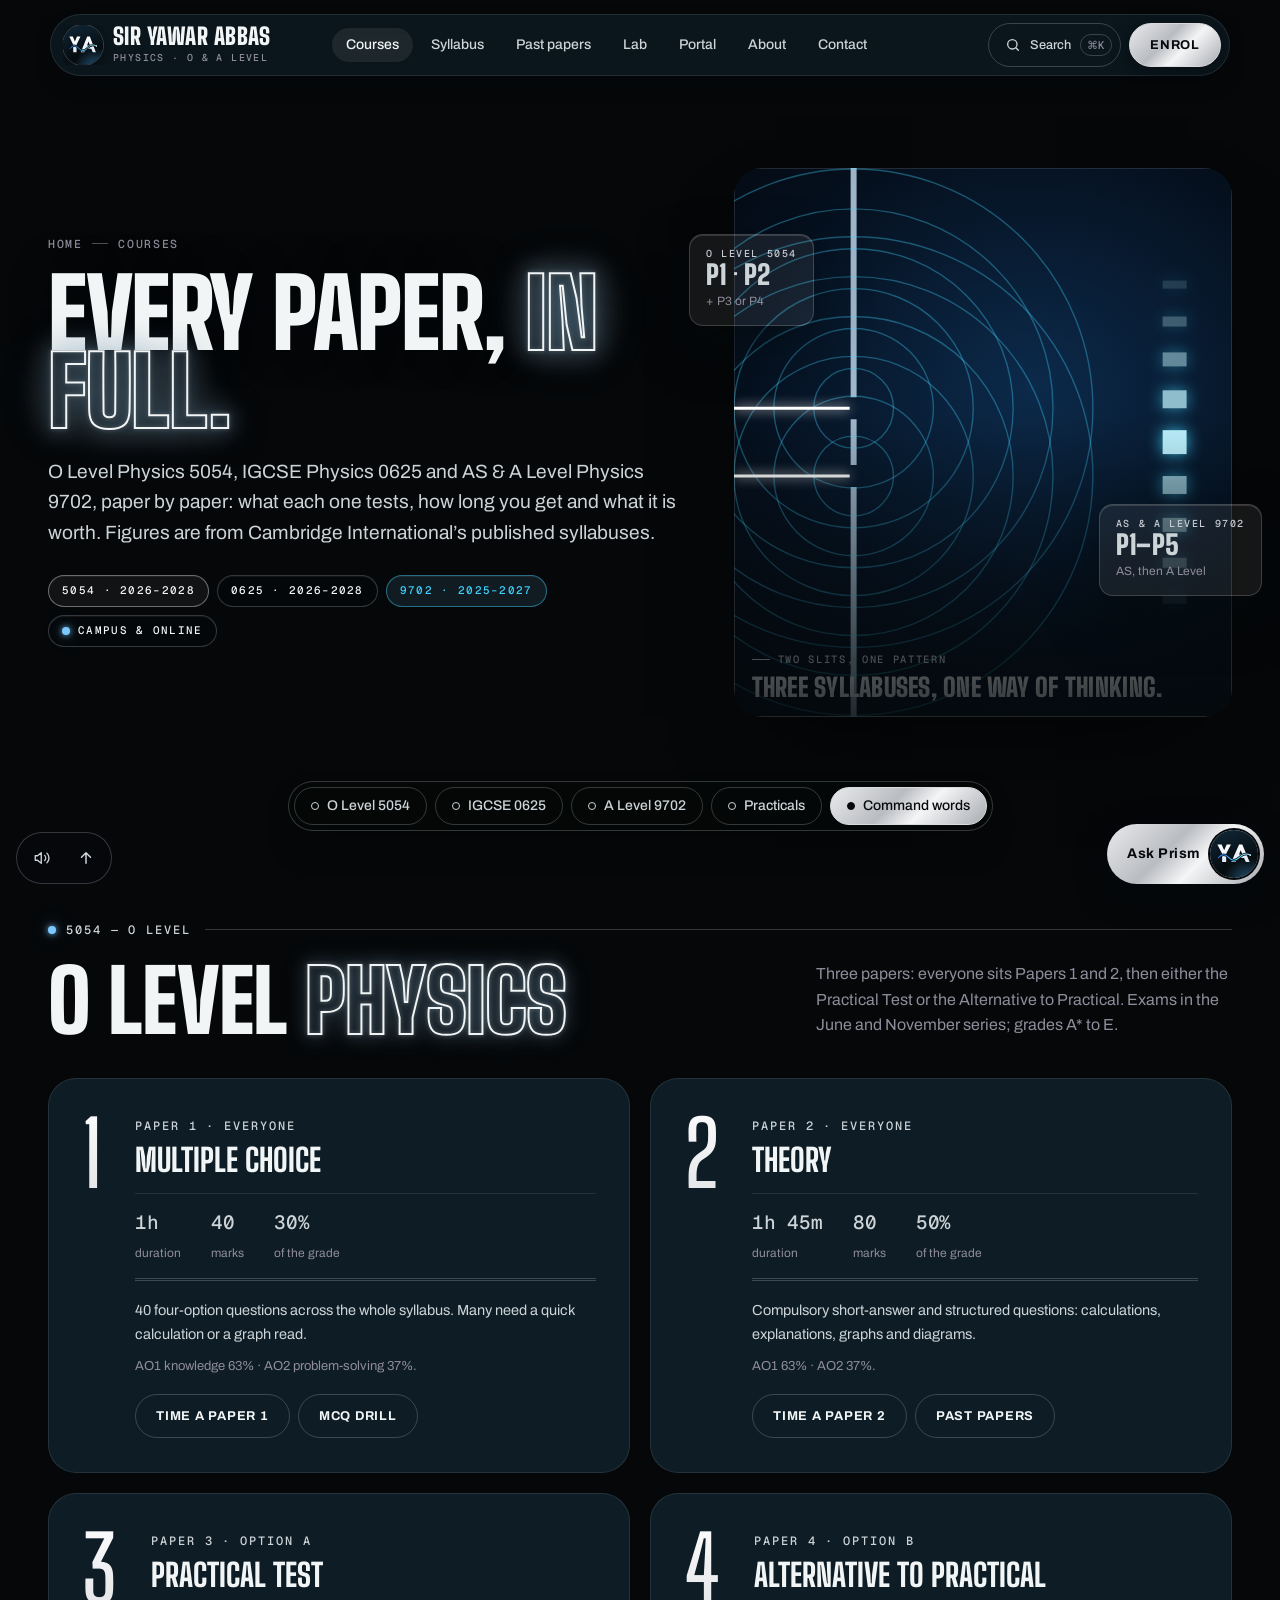
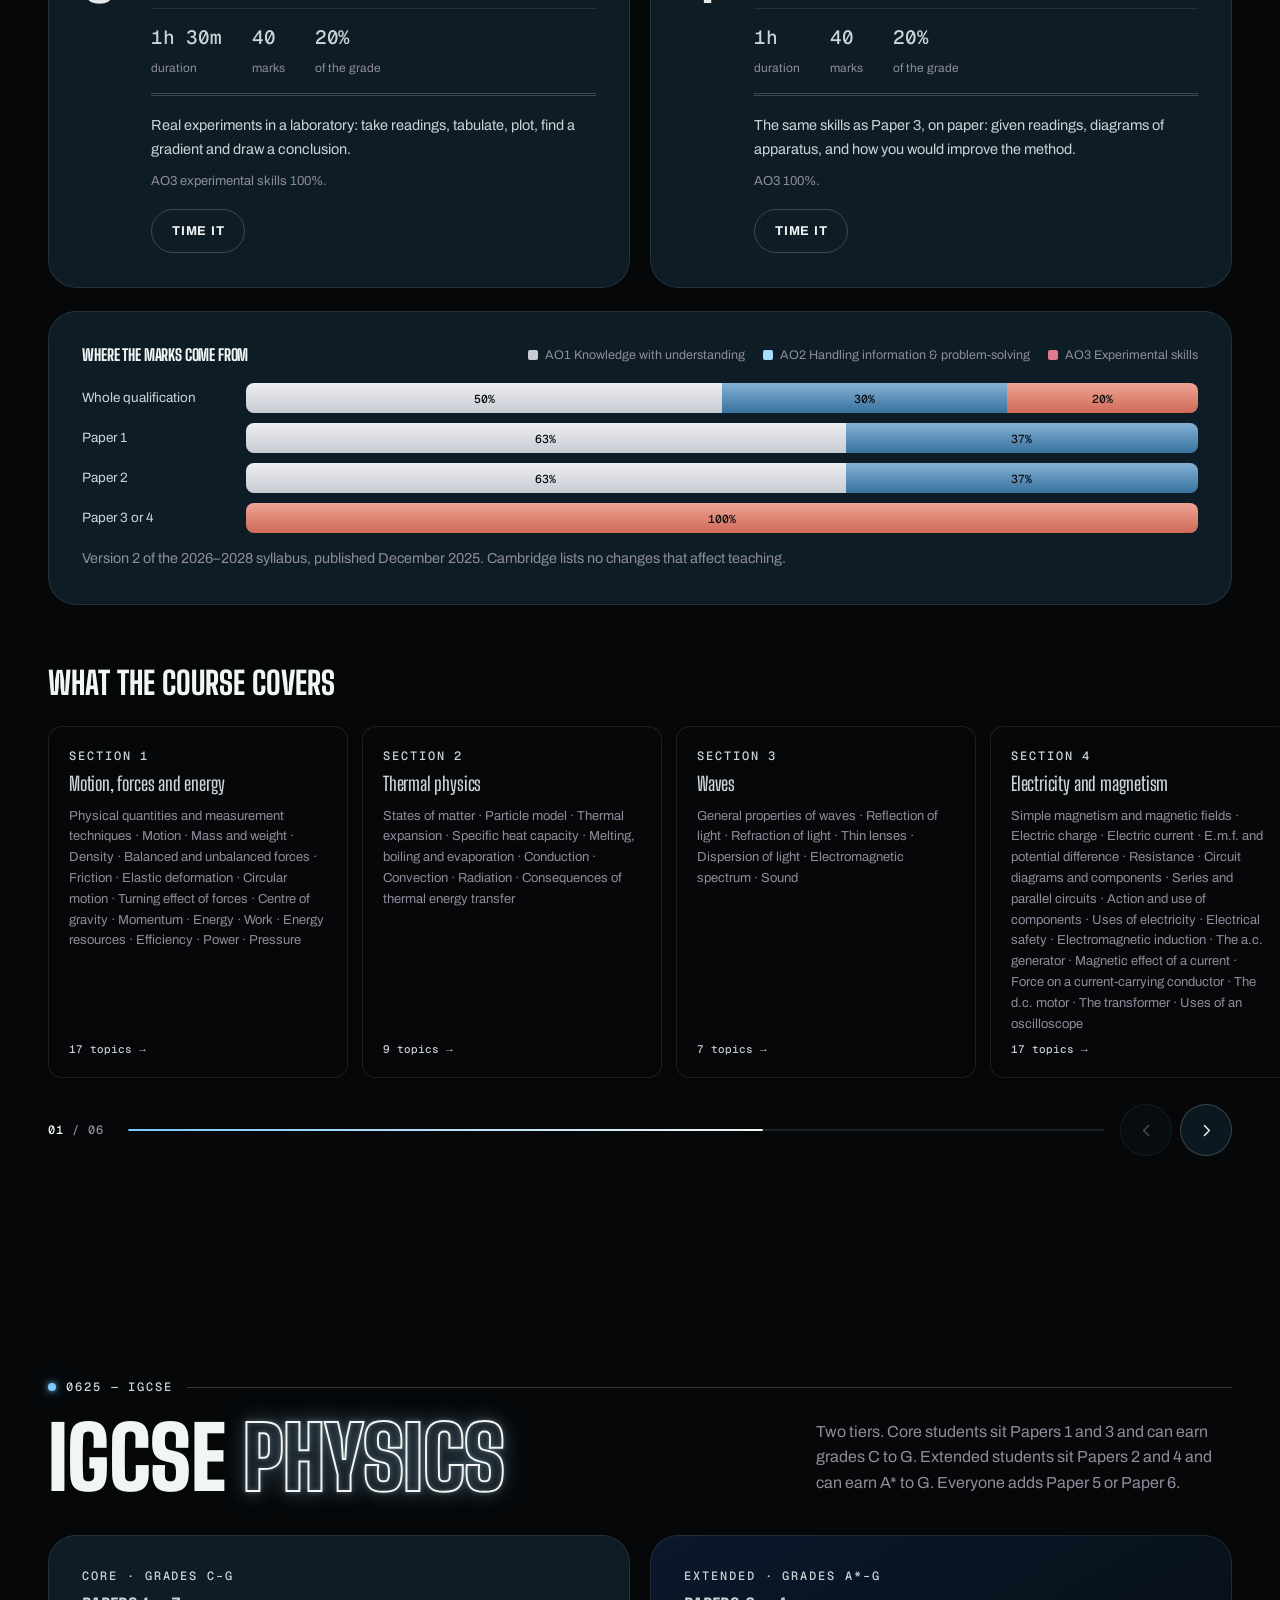
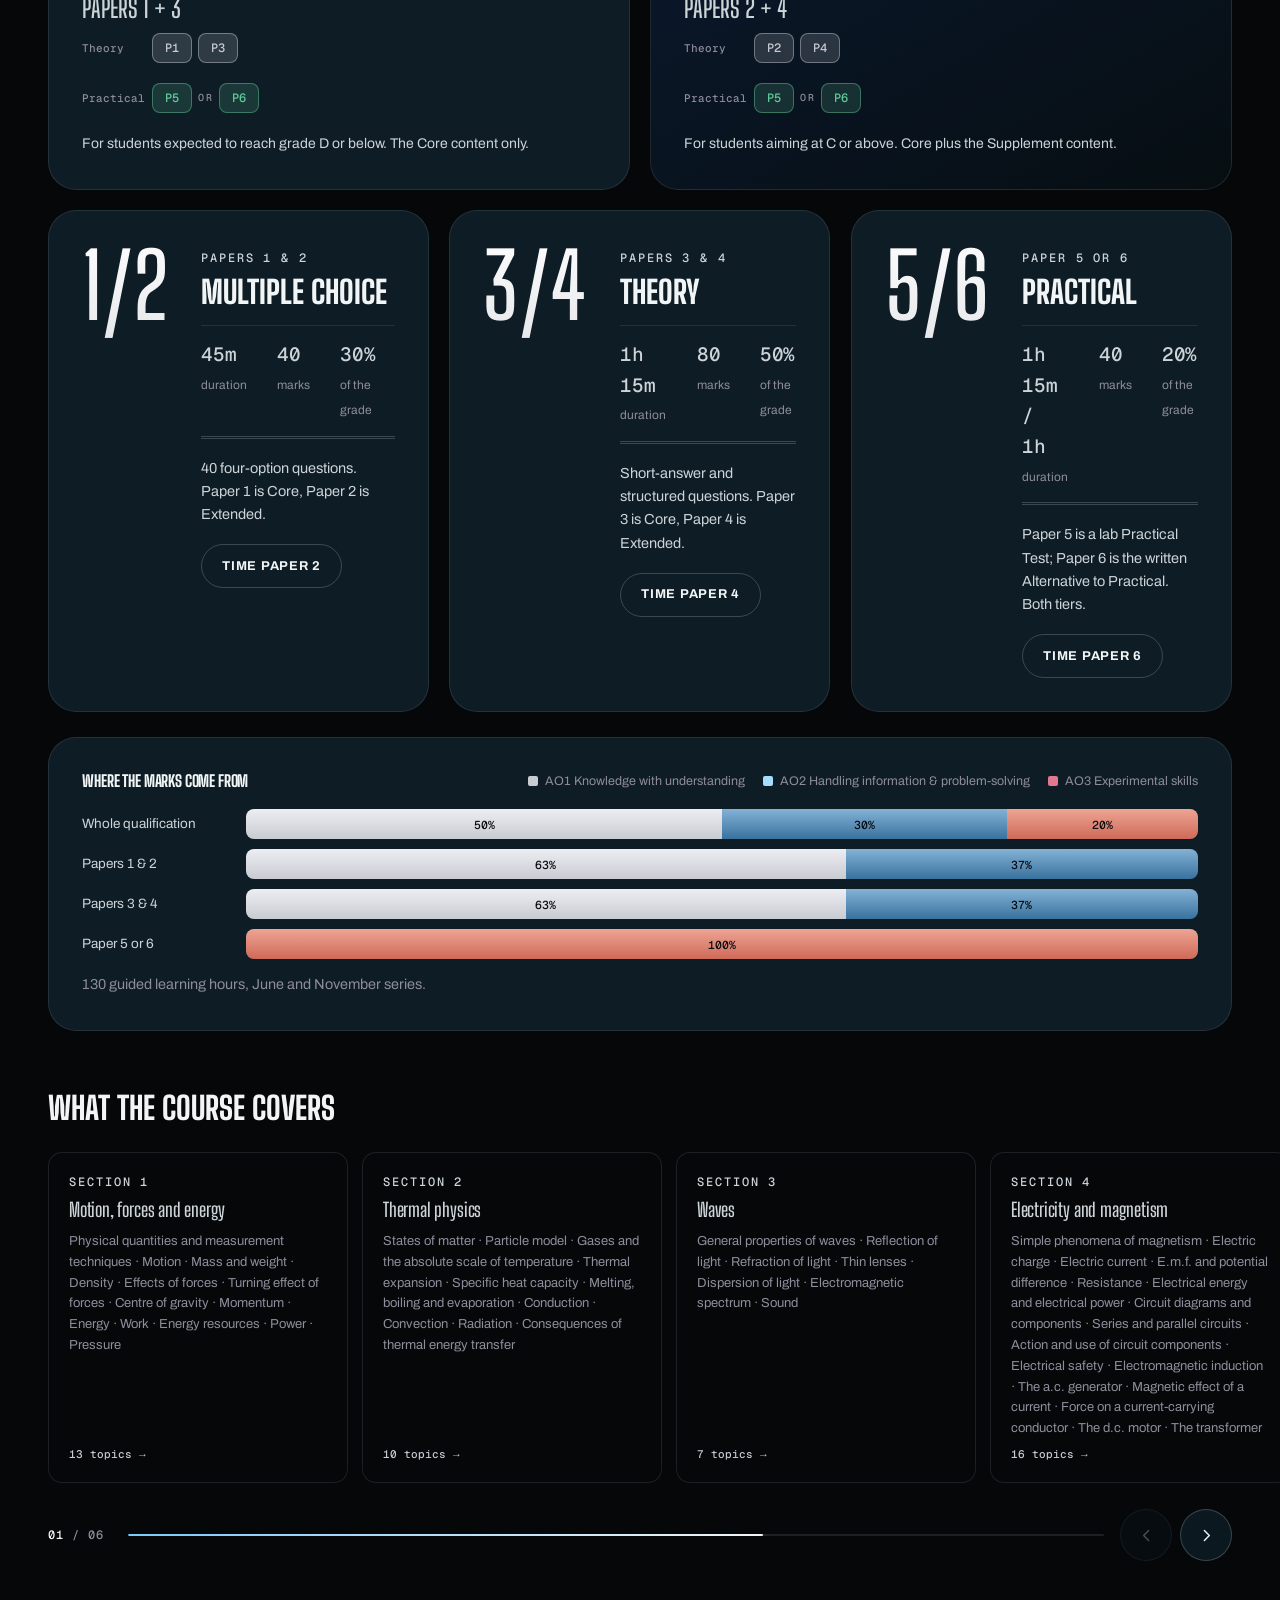
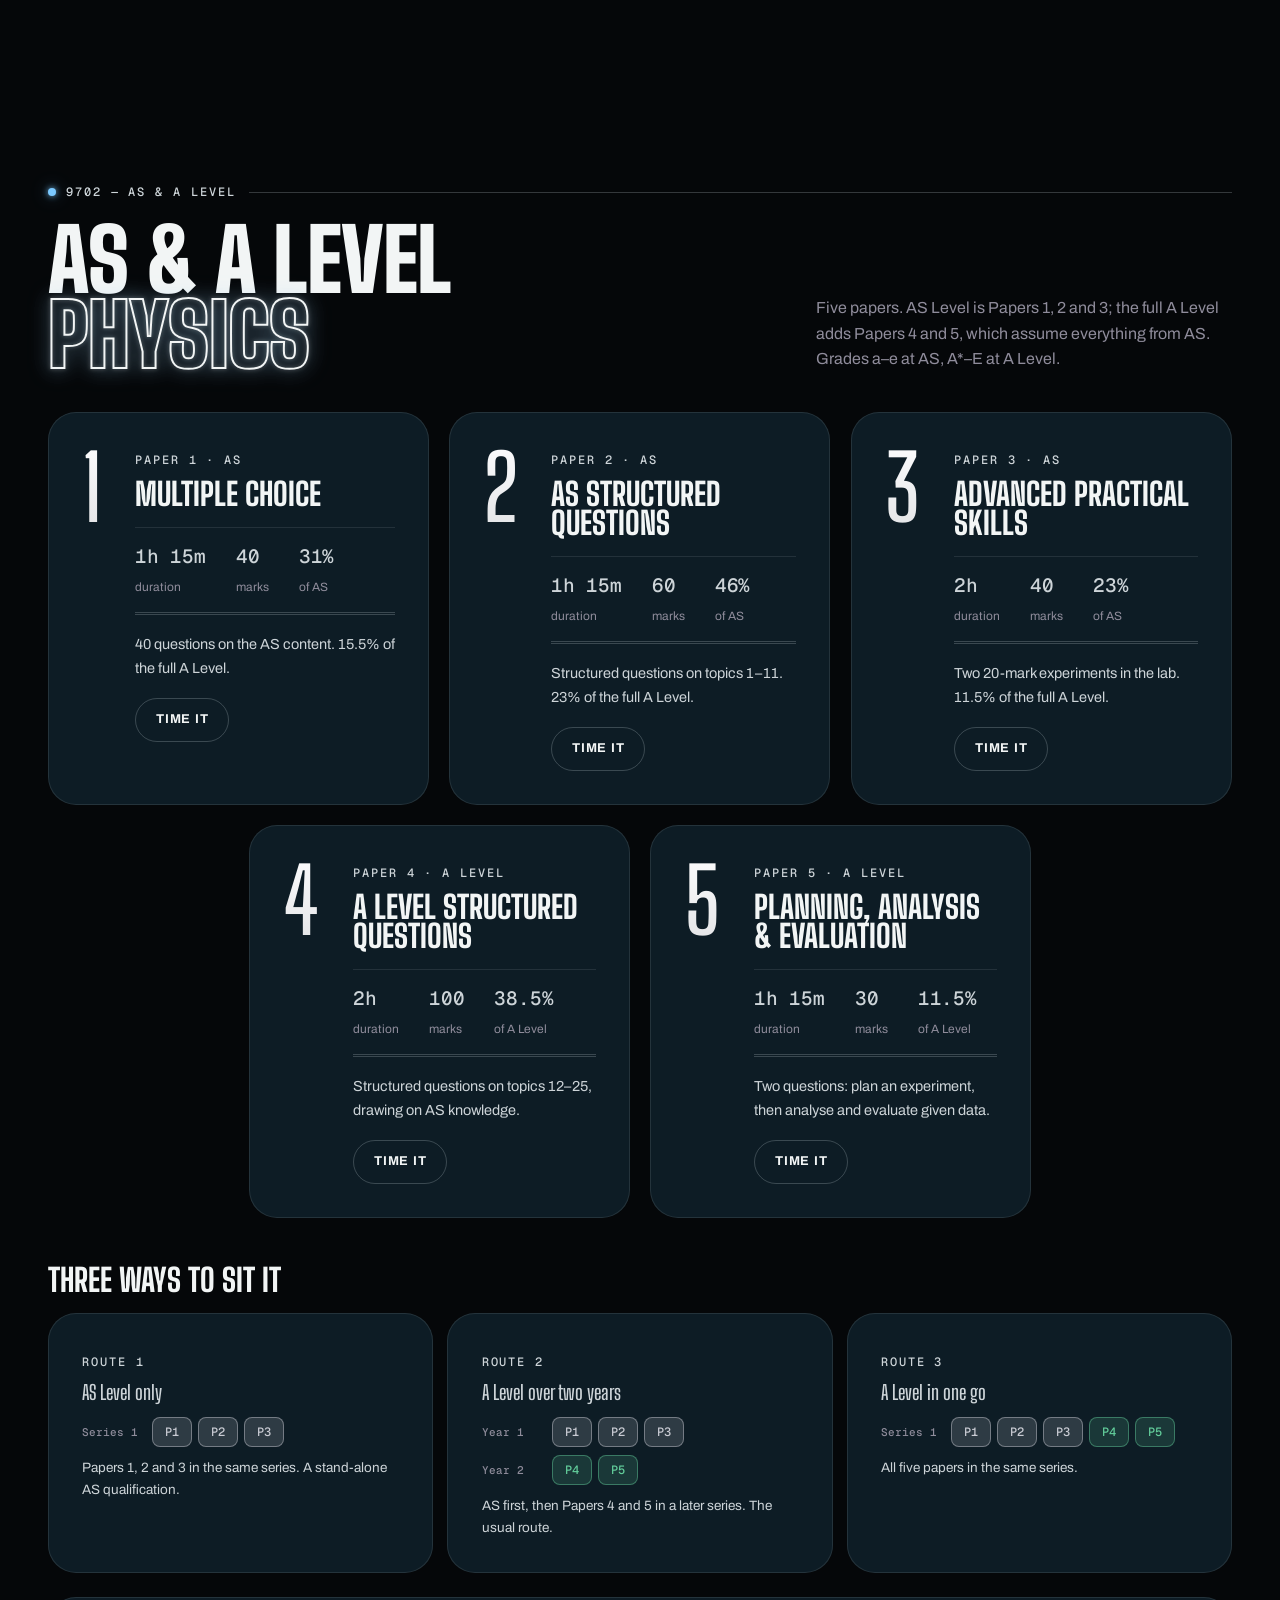
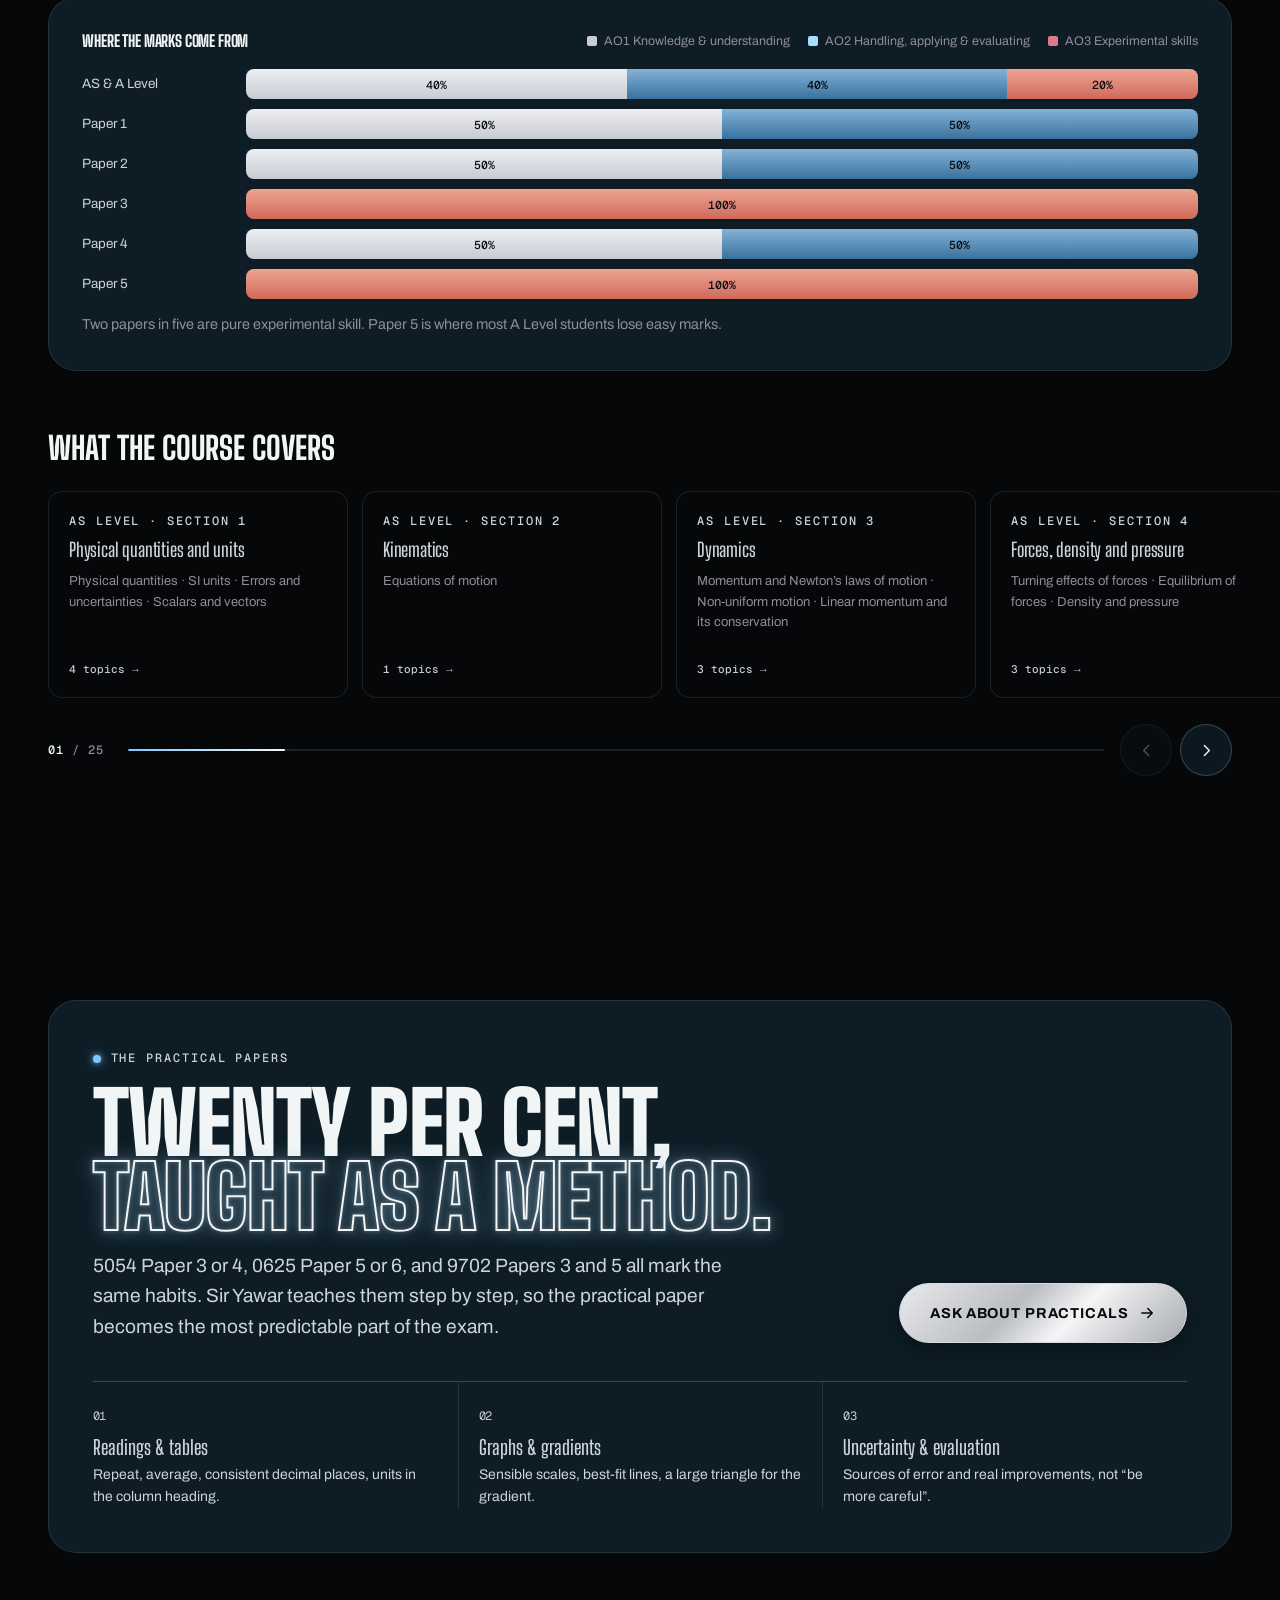
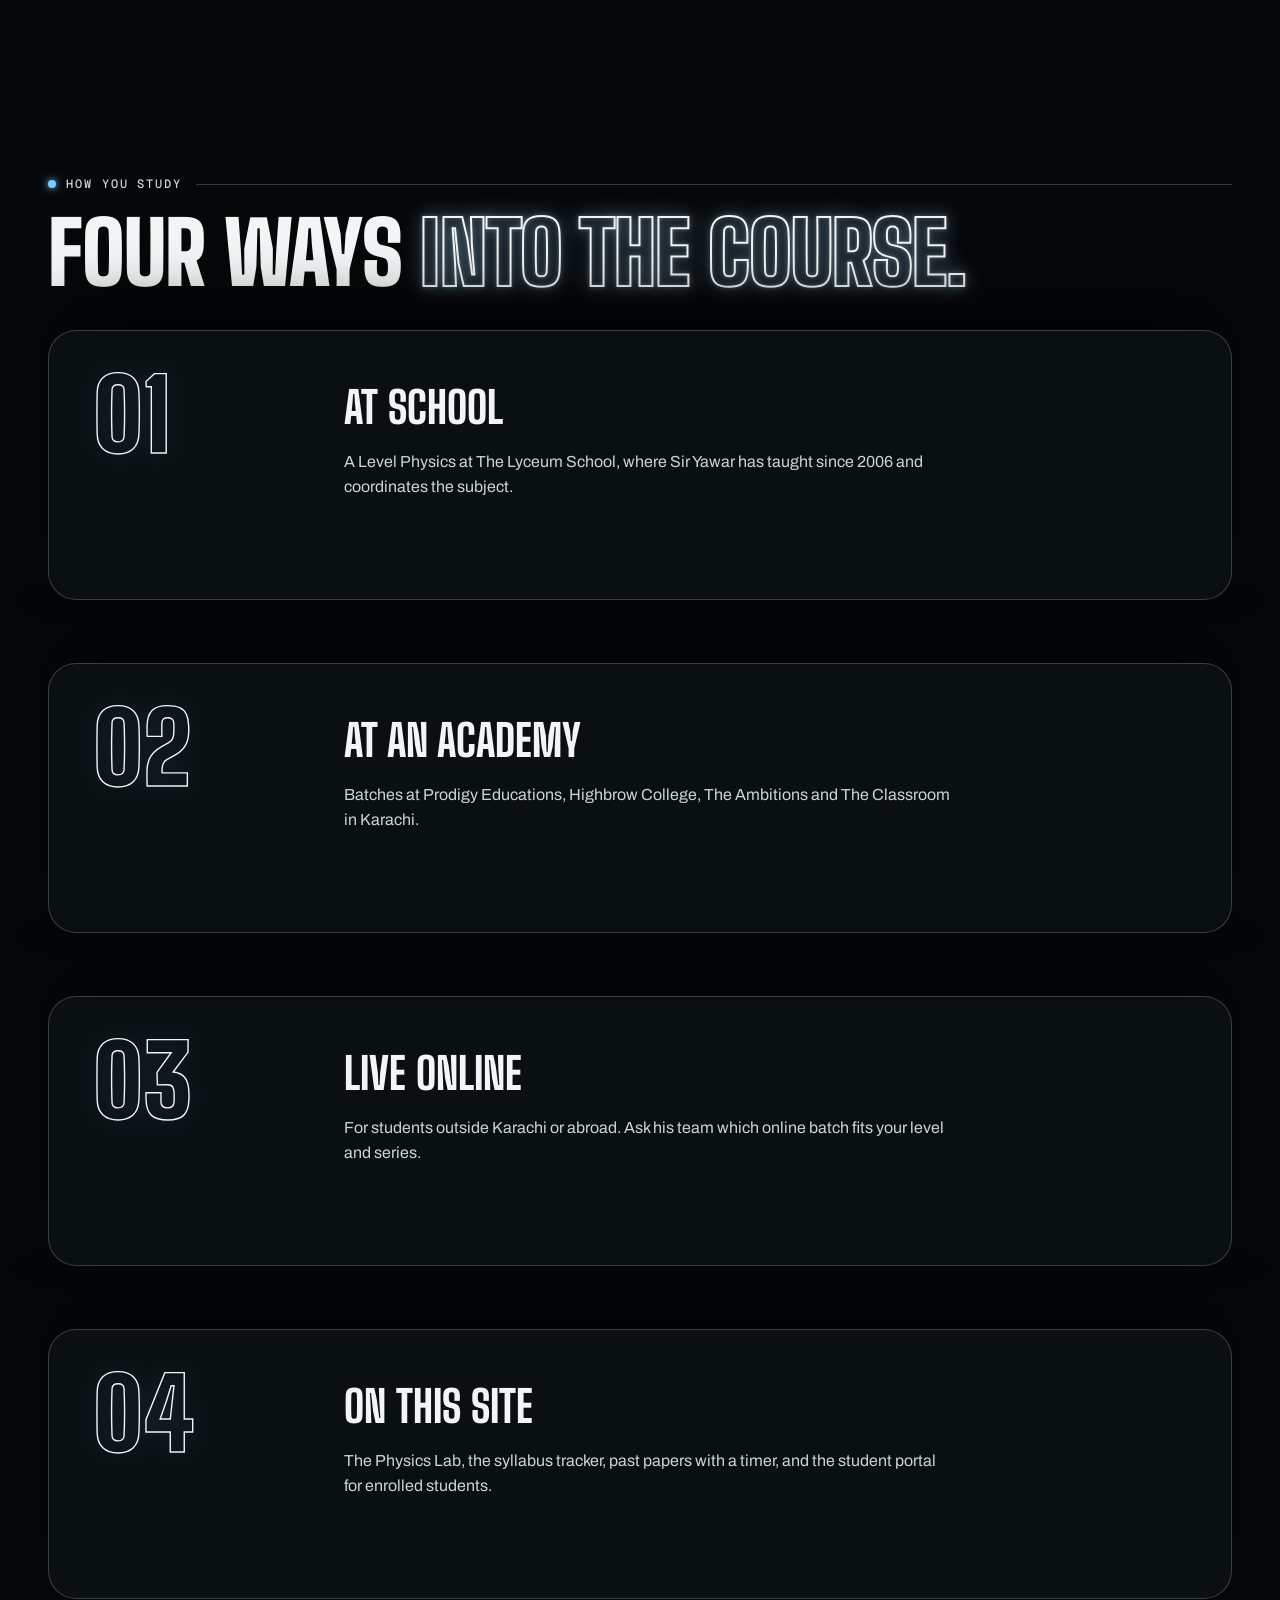
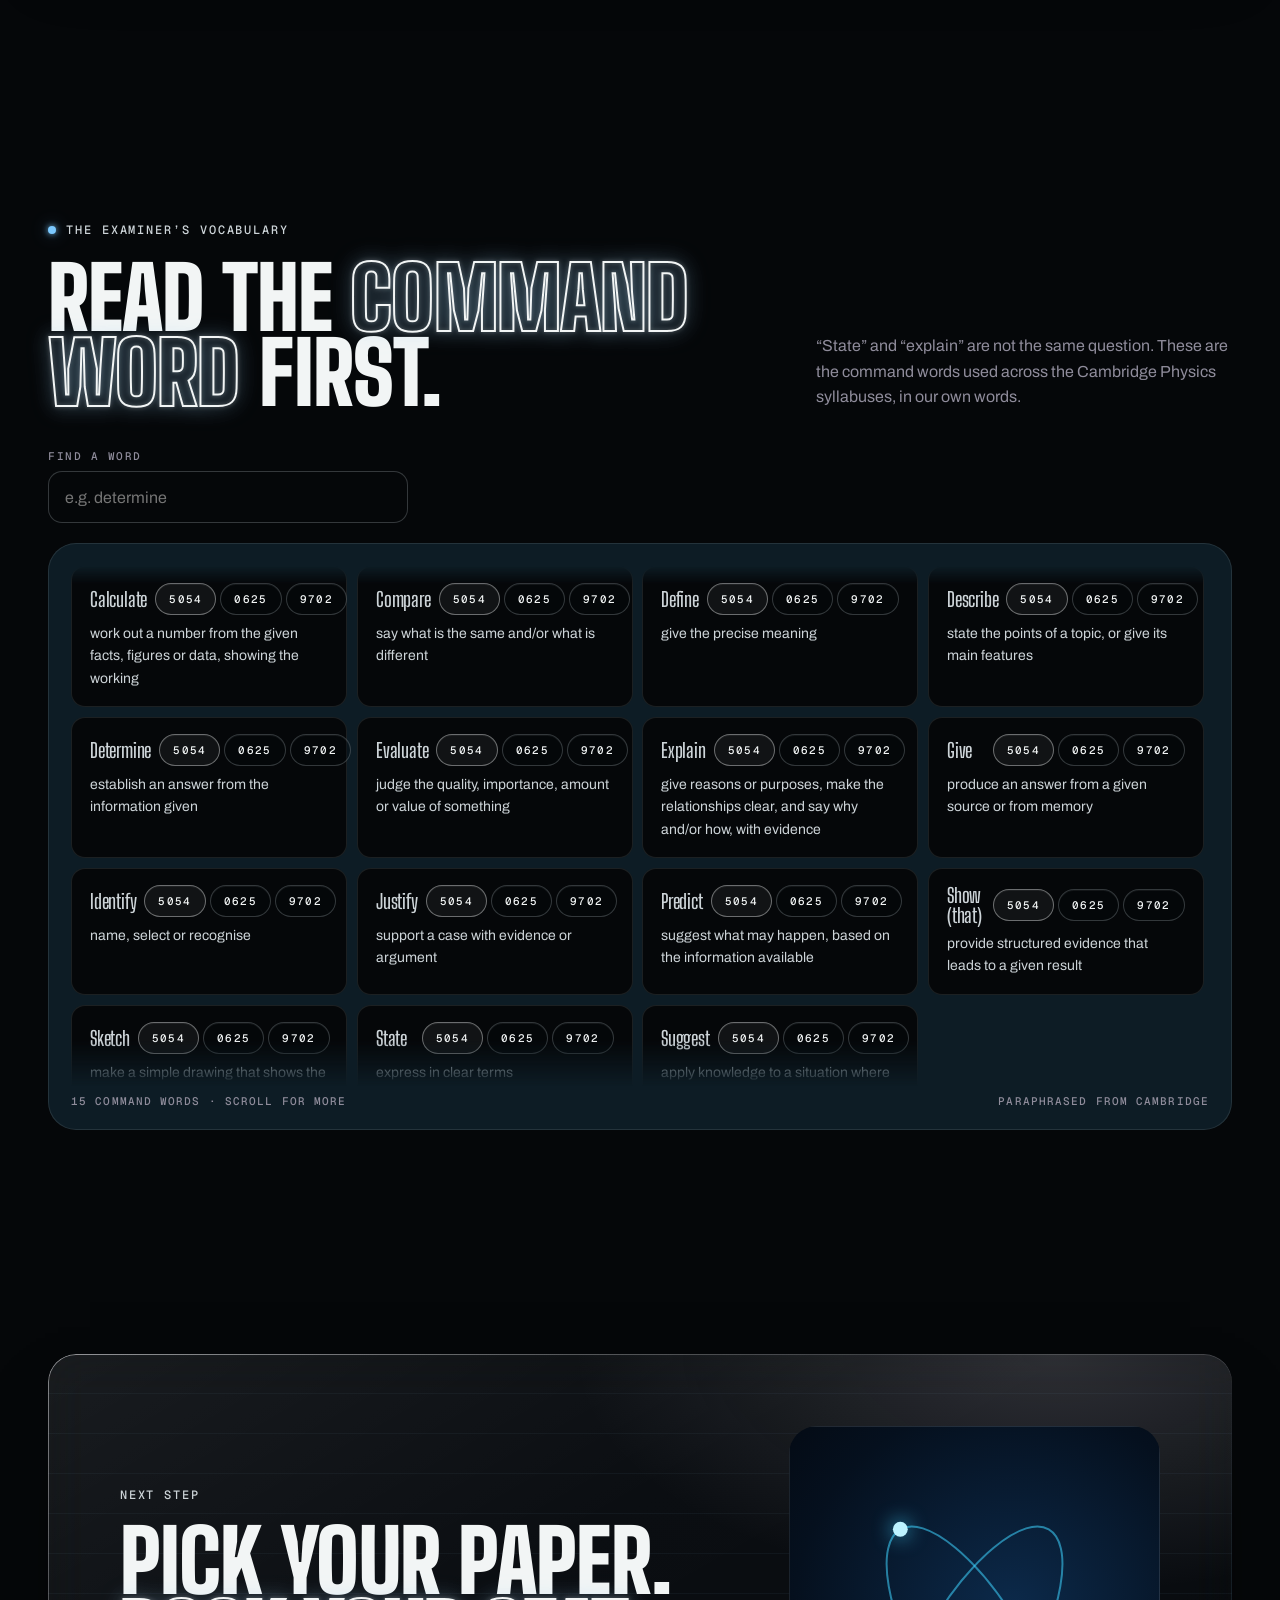
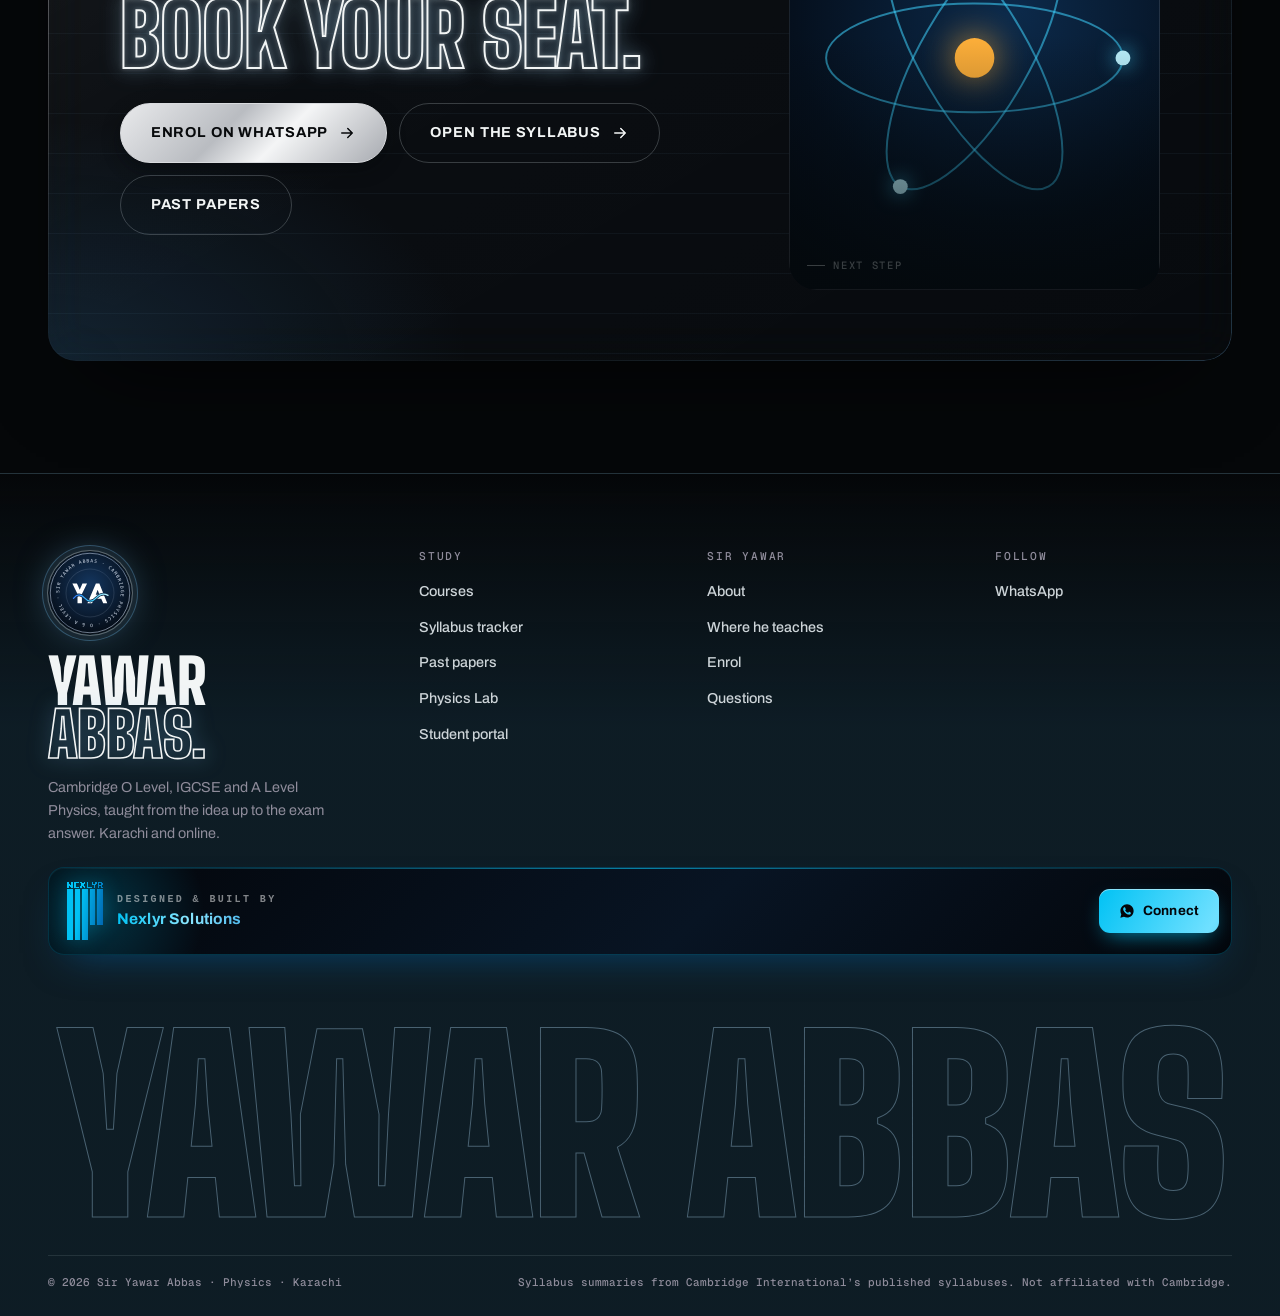
<file: courses.html>
<!doctype html><html lang="en" data-theme="dark"><head><meta charset="utf-8"><meta name="viewport" content="width=device-width,initial-scale=1,viewport-fit=cover"><title>Courses — Physics 5054, 0625 and 9702 · Sir Yawar Abbas</title><meta name="description" content="O Level 5054, IGCSE 0625 and AS &amp; A Level 9702 Physics paper by paper: times, marks, weightings, assessment objectives and routes, with how Sir Yawar Abbas teaches each one."><link rel="canonical" href="https://sir-yawar-abbas.nexlyr.solutions/courses.html"><meta name="theme-color" content="#040a12"><meta property="og:type" content="website"><meta property="og:site_name" content="Sir Yawar Abbas · Physics"><meta property="og:title" content="Courses — Physics 5054, 0625 and 9702 · Sir Yawar Abbas"><meta property="og:description" content="O Level 5054, IGCSE 0625 and AS &amp; A Level 9702 Physics paper by paper: times, marks, weightings, assessment objectives and routes, with how Sir Yawar Abbas teaches each one."><meta property="og:url" content="https://sir-yawar-abbas.nexlyr.solutions/courses.html"><meta property="og:image" content="https://sir-yawar-abbas.nexlyr.solutions/og.jpg"><meta property="og:image:width" content="1200"><meta property="og:image:height" content="630"><meta name="twitter:card" content="summary_large_image"><link rel="icon" type="image/svg+xml" href="favicon.svg"><link rel="apple-touch-icon" href="apple-touch-icon.png"><script>(function(){var d=document.documentElement;d.dataset.theme="dark";try{localStorage.removeItem("ya-theme");}catch(e){}try{if(!sessionStorage.getItem("ya-seen"))d.classList.add("ld-on");}catch(e){}})();</script><script type="application/ld+json">{"@context": "https://schema.org", "@graph": [{"@type": "Course", "name": "Cambridge O Level Physics (5054)", "courseCode": "5054", "description": "O Level Physics: Paper 1 Multiple Choice, Paper 2 Theory, and Paper 3 Practical Test or Paper 4 Alternative to Practical.", "provider": {"@id": "https://sir-yawar-abbas.nexlyr.solutions/#person"}}, {"@type": "Course", "name": "Cambridge IGCSE Physics (0625)", "courseCode": "0625", "description": "IGCSE Physics, Core and Extended tiers.", "provider": {"@id": "https://sir-yawar-abbas.nexlyr.solutions/#person"}}, {"@type": "Course", "name": "Cambridge International AS & A Level Physics (9702)", "courseCode": "9702", "description": "AS Papers 1–3; A Level adds Papers 4 and 5.", "provider": {"@id": "https://sir-yawar-abbas.nexlyr.solutions/#person"}}]}</script><link rel="preload" href="assets/fonts/big-shoulders-display-latin-900-normal.woff2?v=9ec6b61a" as="font" type="font/woff2" crossorigin><link rel="preload" href="assets/fonts/archivo-latin-400-normal.woff2?v=9246d621" as="font" type="font/woff2" crossorigin><link rel="stylesheet" href="assets/site.css?v=e99ed3dc"><style>@layer base{.c-switch{position:sticky;top:86px;z-index:20;display:flex;justify-content:center;padding:0 var(--gut);margin-bottom:-20px;pointer-events:none}
.c-switch .seg{pointer-events:auto;background:linear-gradient(180deg,color-mix(in srgb,var(--bg) 70%,transparent),color-mix(in srgb,var(--bg) 55%,transparent));-webkit-backdrop-filter:blur(20px) saturate(160%);backdrop-filter:blur(20px) saturate(160%);box-shadow:var(--hi),0 18px 40px -22px rgba(0,0,0,.8);flex-wrap:nowrap;overflow-x:auto;max-width:100%;scrollbar-width:none}
.c-switch .seg a{white-space:nowrap}
.papers{display:grid;gap:clamp(14px,1.6vw,20px)}
.papers.p2{grid-template-columns:1fr 1fr}
.papers.p4{grid-template-columns:repeat(2,minmax(0,1fr))}
.paper{display:grid;grid-template-columns:auto 1fr;gap:clamp(14px,2vw,26px);padding:clamp(22px,2.6vw,34px)}
.pp-n{font:italic 500 clamp(4.2rem,7vw,6.4rem)/.8 var(--f-display);background:var(--gold-text);-webkit-background-clip:text;background-clip:text;-webkit-text-fill-color:transparent;padding:6px .08em 0 0}
.pp-b .h3{margin-top:8px}
.pp-stats{display:grid;grid-template-columns:repeat(3,auto);justify-content:start;gap:clamp(16px,2.4vw,30px);margin:18px 0;padding:14px 0;border-top:1px solid var(--rule);border-bottom:3px double var(--rule-2)}
.pp-stats b{display:block;font-size:1.2rem;font-weight:500}
.pp-stats span{font-size:12px;color:var(--ink-3)}
.pp-b p{font-size:14.5px;color:var(--ink-2)}
.pp-ao{margin-top:10px;font-size:13px!important;color:var(--ink-3)!important}
.pp-cta{display:flex;flex-wrap:wrap;gap:8px;margin-top:18px}
.ao{margin-top:clamp(16px,2vw,24px)}
.ao-h{display:flex;flex-wrap:wrap;justify-content:space-between;align-items:center;gap:12px;margin-bottom:18px}
.ao-key{display:flex;flex-wrap:wrap;gap:8px 18px;font-size:12.5px;color:var(--ink-3)}
.ao-key span{display:inline-flex;align-items:center;gap:7px}
.ao-key i{width:10px;height:10px;border-radius:2px}
.k1{background:var(--brass)}.k2{background:var(--green)}.k3{background:var(--red)}
.ao-rows{display:grid;gap:10px;margin-bottom:14px}
.ao-row{display:grid;grid-template-columns:150px 1fr;align-items:center;gap:14px;font-size:13.5px}
.ao-row>span{color:var(--ink-2)}
.ao-bar{display:flex;height:30px;border-radius:8px;overflow:hidden;background:var(--rule);box-shadow:inset 0 1px 2px rgba(0,0,0,.3)}
.ao-bar i{display:flex;align-items:center;justify-content:center;width:0;font:500 11.5px/1 var(--f-mono);color:#0a0d10;white-space:nowrap;overflow:hidden;transition:width 1.3s var(--e-out)}
.ao-bar i:nth-child(1){background:linear-gradient(180deg,var(--brass-2),var(--brass))}
.ao-bar i:nth-child(2){background:linear-gradient(180deg,#84b2d6,#38729e)}
.ao-bar i:nth-child(3){background:linear-gradient(180deg,#eea494,#cf6a58)}
:root[data-theme="light"] .ao-bar i{color:#fff}
.cover{margin-top:clamp(36px,5vw,64px)}
.cover-g{display:grid;grid-template-columns:repeat(auto-fit,minmax(min(100%,250px),1fr));gap:14px;margin-top:20px;--rw:min(300px,78%)}
.cv{display:grid;grid-template-rows:auto auto 1fr auto;gap:10px;padding:22px 20px;border-radius:18px;border:1px solid var(--line-w);background:var(--glass);box-shadow:var(--hi);-webkit-backdrop-filter:blur(18px) saturate(160%);backdrop-filter:blur(18px) saturate(160%);transition:border-color .3s,transform .5s var(--e-out)}
.cv:hover{border-color:color-mix(in srgb,var(--brass) 45%,transparent);transform:translateY(-4px)}
.cv .folio{font-size:10.5px}
.cv b{font:500 1.2rem/1.15 var(--f-display);letter-spacing:-.01em}
.cv p{font-size:13px;color:var(--ink-3)}
.cv small{font:500 11px/1 var(--f-mono);color:var(--brass)}
.changes{display:grid;grid-template-columns:.8fr 1.2fr;gap:clamp(20px,4vw,56px);margin-top:clamp(36px,5vw,64px);align-items:start}
.ch-list{display:grid;gap:0}
.ch-list li{display:grid;grid-template-columns:180px 1fr;gap:16px;padding:14px 0;border-bottom:1px dashed var(--rule)}
.ch-list b{font-weight:600;font-size:14.5px}
.ch-list span{font-size:14px;color:var(--ink-2)}
.routes{margin-top:clamp(28px,4vw,48px)}
.route-g{display:grid;grid-template-columns:repeat(3,1fr);gap:14px;margin-top:18px}
.route b{display:block;margin:8px 0 14px;font:500 1.25rem/1.1 var(--f-display)}
.rt{display:flex;align-items:center;gap:6px;margin-bottom:8px}
.rt-s{width:64px;font:500 11px/1 var(--f-mono);color:var(--ink-3)}
.rt i{display:grid;place-items:center;width:40px;height:30px;border-radius:8px;font:500 12px/1 var(--f-mono);font-style:normal;background:color-mix(in srgb,var(--brass) 18%,transparent);border:1px solid color-mix(in srgb,var(--brass) 45%,transparent);color:var(--brass)}
.rt i.a2{background:color-mix(in srgb,var(--green) 16%,transparent);border-color:color-mix(in srgb,var(--green) 45%,transparent);color:var(--green)}
.route p{margin-top:10px;font-size:13.5px;color:var(--ink-2)}
.ws{display:grid;gap:clamp(24px,3vw,40px)}
.ws>.ws-ph{position:absolute;inset:0;z-index:0;border-radius:inherit;opacity:.45;-webkit-mask-image:linear-gradient(90deg,transparent 25%,#000 85%);mask-image:linear-gradient(90deg,transparent 25%,#000 85%)}
:root[data-theme="light"] .ws>.ws-ph{opacity:.25}
.ws-top{display:flex;flex-wrap:wrap;justify-content:space-between;align-items:flex-end;gap:24px}
.ws-top>div{max-width:720px}
.ws-steps{display:grid;grid-template-columns:repeat(3,1fr);gap:0;border-top:1px solid var(--rule-2)}
.ws-steps>div{padding:20px 20px 0 0}
.ws-steps>div+div{padding-left:20px;border-left:1px solid var(--rule)}
.ws-steps span{font-size:12px;color:var(--brass)}
.ws-steps b{display:block;margin:8px 0 6px;font:500 1.25rem/1.1 var(--f-display)}
.ws-steps p{font-size:14px;color:var(--ink-2)}
.how{display:grid;grid-template-columns:repeat(4,1fr);gap:14px}
.how .h3{margin:12px 0 10px}
.how p{font-size:14px;color:var(--ink-2)}
.cw-tools{display:flex;flex-wrap:wrap;align-items:flex-end;justify-content:space-between;gap:14px;margin-bottom:20px}
.cw-box{padding:clamp(14px,2vw,22px)}
.cw-g{--vh:min(520px,62vh);display:grid;grid-template-columns:repeat(auto-fill,minmax(min(100%,260px),1fr));gap:10px;align-content:start}
.cw{padding:16px 18px;border-radius:14px;border:1px solid var(--line-w);background:color-mix(in srgb,var(--panel-solid) 55%,transparent);box-shadow:var(--hi);animation:tIn .5s var(--e-out) both}
.cw-h{display:flex;justify-content:space-between;align-items:center;gap:8px}
.cw b{font:500 1.25rem/1 var(--f-display);letter-spacing:-.01em}
.cw p{margin-top:8px;font-size:14px;color:var(--ink-2)}
.cw .tags{display:flex;gap:4px}
.cw .tag{height:20px;font-size:9.5px;padding:0 6px}
.papers.p4{--rw-t:min(420px,86%)}.route-g,.how{--rw-t:min(320px,80%)}
@media (max-width:1000px){.papers.p2,.changes{grid-template-columns:1fr}}
@media (max-width:620px){.paper{grid-template-columns:1fr}.pp-n{font-size:4rem}.ao-row{grid-template-columns:1fr;gap:6px}.ch-list li{grid-template-columns:1fr;gap:4px}.ws-steps{grid-template-columns:1fr}.ws-steps>div+div{border-left:0;padding-left:0;border-top:1px solid var(--rule)}.pp-stats{grid-template-columns:repeat(3,1fr);gap:10px}.c-switch{top:84px}}

@media (max-width:760px){
  .c-switch{position:relative;top:0;margin:-6px 0 6px}
  .c-switch .seg{padding:4px;border-radius:12px}
  .c-switch .seg a{height:34px;padding:0 12px;font-size:12.5px}
  .paper{padding:22px 20px;gap:10px}
  .pp-n{font-size:3.4rem}
  .ao{padding:20px 16px}
  .ao-row{gap:6px}
  .ao-bar{height:26px}
  .changes{padding:24px 20px}
  .ws{padding:24px 20px}
  .cw-g{--vh:58vh}
}}
/* physics: 3 and 5 paper grids, tiers */
.papers.p3x{grid-template-columns:repeat(3,minmax(0,1fr));margin-top:clamp(14px,1.6vw,20px);--rw-t:min(360px,86%)}
.papers.p5{grid-template-columns:repeat(6,minmax(0,1fr));--rw-t:min(360px,86%)}
.papers.p5>.paper{grid-column:span 2}
.papers.p5>.paper:nth-child(4){grid-column:2/span 2}
.papers.p4{grid-template-columns:repeat(2,minmax(0,1fr))}
.tiers{display:grid;grid-template-columns:1fr 1fr;gap:clamp(14px,1.6vw,20px)}
.tier{display:grid;gap:12px;align-content:start}
.tier b{font:600 1.6rem/1 var(--f-display);text-transform:uppercase}
.tier p{font-size:14px;color:var(--ink-2)}
.tier-x{background:linear-gradient(150deg,rgba(47,123,255,.14),rgba(63,211,255,.04))}
.rt-or{font:500 10px/1 var(--f-mono);letter-spacing:.14em;text-transform:uppercase;color:var(--ink-3);align-self:center}
@media (max-width:1100px){.papers.p5{grid-template-columns:1fr 1fr}.papers.p5>.paper,.papers.p5>.paper:nth-child(4){grid-column:auto}}
@media (max-width:960px){.papers.p3x,.tiers{grid-template-columns:1fr}}
</style></head><body data-page="courses"><a class="skip" href="#main">Skip to content</a><div class="bg-base" aria-hidden="true"></div><div class="aurora" aria-hidden="true"><i></i><i></i><i></i></div><canvas id="bg3d" aria-hidden="true"></canvas><div class="bg-veil" aria-hidden="true"></div><div class="grain" aria-hidden="true"></div><div class="ldx" aria-hidden="true"><div class="ldx-fill"><div class="ldx-grp"><div class="ldx-w">YAWAR<div class="ldx-gold"><img src="assets/img/yawar-abbas.webp?v=66fcc3b0" alt="" decoding="async"><i class="ldx-shine"></i></div><i class="ldx-crest"></i></div><div class="ldx-s">O &amp; A Level Physics &middot; Karachi</div></div></div><div class="ldx-ink"><div class="ldx-grp"><div class="ldx-w"><span><i>Y</i></span><span class="ldx-i"><i>A</i></span><span><i>W</i></span><span><i>A</i></span><span><i>R</i></span></div><div class="ldx-s"><span>O &amp; A Level Physics &middot; Karachi</span></div></div></div><div class="ldx-m ldx-tl"><img src="assets/img/ya-mark.svg?v=c2f24b2e" alt="" width="195" height="122"><span>Sir Yawar Abbas</span></div><div class="ldx-m ldx-tr">Cambridge Physics</div><div class="ldx-m ldx-bl"><b id="ldN">000</b><span>Charging the field</span></div><div class="ldx-m ldx-br">O Level 5054 &middot; IGCSE 0625<br>AS &amp; A Level 9702</div></div><div class="pt" aria-hidden="true"><div class="pt-bg"></div><div class="pt-in"><span class="pt-f"></span><div class="pt-w"></div></div><i class="pt-line"></i></div><i class="sprog" aria-hidden="true"></i><header class="nav"><a class="brand" href="index.html" aria-label="Sir Yawar Abbas, home"><span class="seal" aria-hidden="true"><img src="assets/img/ya-mark.svg?v=c2f24b2e" alt="" width="195" height="122" decoding="async"></span><span class="brand-t"><b>Sir Yawar Abbas</b><span>Physics · O &amp; A Level</span></span></a><nav class="nav-links" aria-label="Main"><a href="courses.html" aria-current="page">Courses</a><a href="syllabus.html">Syllabus</a><a href="past-papers.html">Past papers</a><a href="lab.html">Lab</a><a href="portal.html">Portal</a><a href="about.html">About</a><a href="contact.html">Contact</a></nav><div class="nav-r"><button class="nav-search" type="button" data-cmdk aria-label="Search the site"><svg viewBox="0 0 24 24" fill="none" stroke="currentColor" stroke-width="2" stroke-linecap="round"><circle cx="11" cy="11" r="7"/><path d="m20 20-3.5-3.5"/></svg><span>Search</span><kbd>⌘K</kbd></button><a class="btn btn-pri btn-sm btn-enrol" href="contact.html#enrol">Enrol</a><button class="burger" type="button" aria-label="Menu" aria-expanded="false" aria-controls="menu"><span></span><span></span></button></div></header><div class="menu" id="menu" aria-hidden="true"><nav aria-label="Mobile"><a href="index.html"><small>01</small>Home<i>f.01</i></a><a href="courses.html" aria-current="page"><small>02</small>Courses<i>f.02</i></a><a href="syllabus.html"><small>03</small>Syllabus<i>f.03</i></a><a href="past-papers.html"><small>04</small>Past papers<i>f.04</i></a><a href="lab.html"><small>05</small>Lab<i>f.05</i></a><a href="portal.html"><small>06</small>Portal<i>f.06</i></a><a href="about.html"><small>07</small>About<i>f.07</i></a><a href="contact.html"><small>08</small>Contact<i>f.08</i></a></nav><div class="menu-foot"><a class="btn btn-pri" data-wa="Assalam o Alaikum, I would like to enrol in Physics with Sir Yawar Abbas." href="contact.html#enrol" target="_blank" rel="noopener">WhatsApp</a><a class="btn btn-sm mf-portal" href="portal.html">Student portal</a><button class="btn btn-sm" type="button" data-sound-toggle>Sound</button></div></div><main id="main"><section class="phero" data-shape="wave" data-shape-x=".56" data-shape-y=".06" data-shape-s=".62" data-shape-a=".5" data-shape-my="-.52" data-shape-ms=".4" data-shape-ma=".22">
  <div class="wrap phero-g">
    <div>
      <nav class="crumbs" aria-label="Breadcrumb"><a href="index.html">Home</a><i></i><span>Courses</span></nav>
      <h1 class="display" data-split>Every paper, <em>in full.</em></h1>
      <p class="lede" data-rv>O Level Physics 5054, IGCSE Physics 0625 and AS &amp; A Level Physics 9702, paper by paper: what each one tests, how long you get and what it is worth. Figures are from Cambridge International&rsquo;s published syllabuses.</p>
      <div class="phero-meta" data-rv><span class="tag brass">5054 &middot; 2026&ndash;2028</span><span class="tag">0625 &middot; 2026&ndash;2028</span><span class="tag violet">9702 &middot; 2025&ndash;2027</span><span class="tag"><i></i>Campus &amp; online</span></div>
    </div>
    <div class="phero-art" data-rv="scale">
      <figure class="ph phv" data-par aria-hidden="true">
        <svg viewBox="0 0 500 550" preserveAspectRatio="xMidYMid slice"><defs><radialGradient id="pvA" cx="50%" cy="50%" r="50%"><stop offset="0" stop-color="#bdf3ff"/><stop offset="1" stop-color="#3fd3ff" stop-opacity="0"/></radialGradient></defs>
          <path class="pv-wall" d="M120 0V230M120 252V298M120 320V550"/>
          <g class="pv-wf"><circle cx="120" cy="241" r="40"/><circle cx="120" cy="241" r="80"/><circle cx="120" cy="241" r="120"/><circle cx="120" cy="241" r="160"/><circle cx="120" cy="241" r="200"/><circle cx="120" cy="241" r="240"/><circle cx="120" cy="309" r="40"/><circle cx="120" cy="309" r="80"/><circle cx="120" cy="309" r="120"/><circle cx="120" cy="309" r="160"/><circle cx="120" cy="309" r="200"/><circle cx="120" cy="309" r="240"/></g>
          <g class="pv-fr"><rect x="430" y="263" width="24" height="24" opacity="1"/><rect x="430" y="223" width="24" height="18" opacity=".75"/><rect x="430" y="309" width="24" height="18" opacity=".75"/><rect x="430" y="185" width="24" height="14" opacity=".5"/><rect x="430" y="351" width="24" height="14" opacity=".5"/><rect x="430" y="149" width="24" height="10" opacity=".3"/><rect x="430" y="391" width="24" height="10" opacity=".3"/><rect x="430" y="113" width="24" height="8" opacity=".16"/><rect x="430" y="429" width="24" height="8" opacity=".16"/></g>
          <path class="pv-in" d="M0 241H116M0 309H116"/>
        </svg>
        <figcaption class="ph-c"><span class="ph-cap">Two slits, one pattern</span><b>Three syllabuses, one way of thinking.</b></figcaption>
      </figure>
      <div class="float f-a"><span>O Level 5054</span><b>P1 &middot; P2</b><small>+ P3 or P4</small></div>
      <div class="float f-b"><span>AS &amp; A Level 9702</span><b>P1&ndash;P5</b><small>AS, then A Level</small></div>
    </div>
  </div>
</section>

<div class="c-switch" role="tablist" aria-label="Jump to a course">
  <div class="seg"><a href="#c5054" data-sw="c5054" aria-pressed="true">O Level 5054</a><a href="#c0625" data-sw="c0625" aria-pressed="false">IGCSE 0625</a><a href="#c9702" data-sw="c9702" aria-pressed="false">A Level 9702</a><a href="#practicals" data-sw="practicals" aria-pressed="false">Practicals</a><a href="#words" data-sw="words" aria-pressed="false">Command words</a></div>
</div>

<!-- ========================= 5054 -->
<section class="sec" id="c5054" data-shape="prism" data-shape-x=".55" data-shape-y=".1" data-shape-s=".6" data-shape-a=".45" data-shape-my=".6" data-shape-ms=".38">
  <div class="wrap">
    <div class="sec-head">
      <div class="meta"><span class="folio">5054 &mdash; O Level</span><span class="hair"></span></div>
      <h2 class="title" data-split>O Level <em>Physics</em></h2>
      <p class="lede" data-rv>Three papers: everyone sits Papers 1 and 2, then either the Practical Test or the Alternative to Practical. Exams in the June and November series; grades A* to E.</p>
    </div>
    <div class="papers p4" data-rail="t">
      <article class="paper card ruled" data-tilt="3" data-rv>
        <span class="edge" aria-hidden="true"></span>
        <div class="pp-n">1</div>
        <div class="pp-b">
          <span class="folio">Paper 1 &middot; everyone</span>
          <h3 class="h3">Multiple Choice</h3>
          <div class="pp-stats"><div><b class="num">1h</b><span>duration</span></div><div><b class="num">40</b><span>marks</span></div><div><b class="num">30%</b><span>of the grade</span></div></div>
          <p>40 four-option questions across the whole syllabus. Many need a quick calculation or a graph read.</p>
          <p class="pp-ao">AO1 knowledge 63% &middot; AO2 problem-solving 37%.</p>
          <div class="pp-cta"><a class="btn btn-sm" href="past-papers.html#t-5054-1">Time a Paper 1</a><a class="btn btn-sm btn-ghost" href="lab.html#quiz">MCQ drill</a></div>
        </div>
      </article>
      <article class="paper card ruled" data-tilt="3" data-rv style="--d:.06s">
        <span class="edge" aria-hidden="true"></span>
        <div class="pp-n">2</div>
        <div class="pp-b">
          <span class="folio">Paper 2 &middot; everyone</span>
          <h3 class="h3">Theory</h3>
          <div class="pp-stats"><div><b class="num">1h 45m</b><span>duration</span></div><div><b class="num">80</b><span>marks</span></div><div><b class="num">50%</b><span>of the grade</span></div></div>
          <p>Compulsory short-answer and structured questions: calculations, explanations, graphs and diagrams.</p>
          <p class="pp-ao">AO1 63% &middot; AO2 37%.</p>
          <div class="pp-cta"><a class="btn btn-sm" href="past-papers.html#t-5054-2">Time a Paper 2</a><a class="btn btn-sm btn-ghost" href="past-papers.html#p-5054">Past papers</a></div>
        </div>
      </article>
      <article class="paper card ruled" data-tilt="3" data-rv style="--d:.12s">
        <div class="pp-n">3</div>
        <div class="pp-b">
          <span class="folio">Paper 3 &middot; option A</span>
          <h3 class="h3">Practical Test</h3>
          <div class="pp-stats"><div><b class="num">1h 30m</b><span>duration</span></div><div><b class="num">40</b><span>marks</span></div><div><b class="num">20%</b><span>of the grade</span></div></div>
          <p>Real experiments in a laboratory: take readings, tabulate, plot, find a gradient and draw a conclusion.</p>
          <p class="pp-ao">AO3 experimental skills 100%.</p>
          <div class="pp-cta"><a class="btn btn-sm" href="past-papers.html#t-5054-3">Time it</a></div>
        </div>
      </article>
      <article class="paper card ruled" data-tilt="3" data-rv style="--d:.18s">
        <div class="pp-n">4</div>
        <div class="pp-b">
          <span class="folio">Paper 4 &middot; option B</span>
          <h3 class="h3">Alternative to Practical</h3>
          <div class="pp-stats"><div><b class="num">1h</b><span>duration</span></div><div><b class="num">40</b><span>marks</span></div><div><b class="num">20%</b><span>of the grade</span></div></div>
          <p>The same skills as Paper 3, on paper: given readings, diagrams of apparatus, and how you would improve the method.</p>
          <p class="pp-ao">AO3 100%.</p>
          <div class="pp-cta"><a class="btn btn-sm" href="past-papers.html#t-5054-4">Time it</a></div>
        </div>
      </article>
    </div>

    <div class="ao card pad" data-rv>
      <div class="ao-h"><h3 class="h4">Where the marks come from</h3><div class="ao-key"><span><i class="k1"></i>AO1 Knowledge with understanding</span><span><i class="k2"></i>AO2 Handling information &amp; problem-solving</span><span><i class="k3"></i>AO3 Experimental skills</span></div></div>
      <div class="ao-rows" data-ao='[["Whole qualification",50,30,20],["Paper 1",63,37,0],["Paper 2",63,37,0],["Paper 3 or 4",0,0,100]]'></div>
      <p class="small muted">Version 2 of the 2026&ndash;2028 syllabus, published December 2025. Cambridge lists no changes that affect teaching.</p>
    </div>

    <div class="cover">
      <h3 class="h3" data-rv>What the course covers</h3>
      <div class="cover-g" data-cover="5054" data-rail=""></div>
    </div>
  </div>
</section>

<!-- ========================= 0625 -->
<section class="sec" id="c0625" data-shape="lens" data-shape-x=".56" data-shape-y=".05" data-shape-s=".62" data-shape-a=".45" data-shape-my=".6" data-shape-ms=".38">
  <div class="wrap">
    <div class="sec-head">
      <div class="meta"><span class="folio">0625 &mdash; IGCSE</span><span class="hair"></span></div>
      <h2 class="title" data-split>IGCSE <em>Physics</em></h2>
      <p class="lede" data-rv>Two tiers. Core students sit Papers 1 and 3 and can earn grades C to G. Extended students sit Papers 2 and 4 and can earn A* to G. Everyone adds Paper 5 or Paper 6.</p>
    </div>
    <div class="tiers" data-rv>
      <div class="tier card pad"><span class="folio">Core &middot; grades C&ndash;G</span><b>Papers 1 + 3</b><div class="rt"><span class="rt-s">Theory</span><i>P1</i><i>P3</i></div><div class="rt"><span class="rt-s">Practical</span><i class="a2">P5</i><span class="rt-or">or</span><i class="a2">P6</i></div><p>For students expected to reach grade D or below. The Core content only.</p></div>
      <div class="tier card pad tier-x"><span class="folio">Extended &middot; grades A*&ndash;G</span><b>Papers 2 + 4</b><div class="rt"><span class="rt-s">Theory</span><i>P2</i><i>P4</i></div><div class="rt"><span class="rt-s">Practical</span><i class="a2">P5</i><span class="rt-or">or</span><i class="a2">P6</i></div><p>For students aiming at C or above. Core plus the Supplement content.</p></div>
    </div>
    <div class="papers p3x" data-rail="t">
      <article class="paper card ruled" data-tilt="3" data-rv><div class="pp-n">1/2</div><div class="pp-b"><span class="folio">Papers 1 &amp; 2</span><h3 class="h3">Multiple Choice</h3>
        <div class="pp-stats"><div><b class="num">45m</b><span>duration</span></div><div><b class="num">40</b><span>marks</span></div><div><b class="num">30%</b><span>of the grade</span></div></div>
        <p>40 four-option questions. Paper 1 is Core, Paper 2 is Extended.</p>
        <div class="pp-cta"><a class="btn btn-sm" href="past-papers.html#t-0625-2">Time Paper 2</a></div></div></article>
      <article class="paper card ruled" data-tilt="3" data-rv style="--d:.06s"><div class="pp-n">3/4</div><div class="pp-b"><span class="folio">Papers 3 &amp; 4</span><h3 class="h3">Theory</h3>
        <div class="pp-stats"><div><b class="num">1h 15m</b><span>duration</span></div><div><b class="num">80</b><span>marks</span></div><div><b class="num">50%</b><span>of the grade</span></div></div>
        <p>Short-answer and structured questions. Paper 3 is Core, Paper 4 is Extended.</p>
        <div class="pp-cta"><a class="btn btn-sm" href="past-papers.html#t-0625-4">Time Paper 4</a></div></div></article>
      <article class="paper card ruled" data-tilt="3" data-rv style="--d:.12s"><div class="pp-n">5/6</div><div class="pp-b"><span class="folio">Paper 5 or 6</span><h3 class="h3">Practical</h3>
        <div class="pp-stats"><div><b class="num">1h 15m / 1h</b><span>duration</span></div><div><b class="num">40</b><span>marks</span></div><div><b class="num">20%</b><span>of the grade</span></div></div>
        <p>Paper 5 is a lab Practical Test; Paper 6 is the written Alternative to Practical. Both tiers.</p>
        <div class="pp-cta"><a class="btn btn-sm" href="past-papers.html#t-0625-6">Time Paper 6</a></div></div></article>
    </div>
    <div class="ao card pad" data-rv>
      <div class="ao-h"><h3 class="h4">Where the marks come from</h3><div class="ao-key"><span><i class="k1"></i>AO1 Knowledge with understanding</span><span><i class="k2"></i>AO2 Handling information &amp; problem-solving</span><span><i class="k3"></i>AO3 Experimental skills</span></div></div>
      <div class="ao-rows" data-ao='[["Whole qualification",50,30,20],["Papers 1 & 2",63,37,0],["Papers 3 & 4",63,37,0],["Paper 5 or 6",0,0,100]]'></div>
      <p class="small muted">130 guided learning hours, June and November series.</p>
    </div>
    <div class="cover">
      <h3 class="h3" data-rv>What the course covers</h3>
      <div class="cover-g" data-cover="0625" data-rail=""></div>
    </div>
  </div>
</section>

<!-- ========================= 9702 -->
<section class="sec" id="c9702" data-shape="atom" data-shape-x=".56" data-shape-y=".05" data-shape-s=".62" data-shape-a=".45" data-shape-my=".6" data-shape-ms=".38">
  <div class="wrap">
    <div class="sec-head">
      <div class="meta"><span class="folio">9702 &mdash; AS &amp; A Level</span><span class="hair"></span></div>
      <h2 class="title" data-split>AS &amp; A Level <em>Physics</em></h2>
      <p class="lede" data-rv>Five papers. AS Level is Papers 1, 2 and 3; the full A Level adds Papers 4 and 5, which assume everything from AS. Grades a&ndash;e at AS, A*&ndash;E at A Level.</p>
    </div>
    <div class="papers p5" data-rail="t">
      <article class="paper card ruled" data-tilt="3" data-rv><div class="pp-n">1</div><div class="pp-b"><span class="folio">Paper 1 &middot; AS</span><h3 class="h3">Multiple Choice</h3>
        <div class="pp-stats"><div><b class="num">1h 15m</b><span>duration</span></div><div><b class="num">40</b><span>marks</span></div><div><b class="num">31%</b><span>of AS</span></div></div>
        <p>40 questions on the AS content. 15.5% of the full A Level.</p>
        <div class="pp-cta"><a class="btn btn-sm" href="past-papers.html#t-9702-1">Time it</a></div></div></article>
      <article class="paper card ruled" data-tilt="3" data-rv style="--d:.05s"><div class="pp-n">2</div><div class="pp-b"><span class="folio">Paper 2 &middot; AS</span><h3 class="h3">AS Structured Questions</h3>
        <div class="pp-stats"><div><b class="num">1h 15m</b><span>duration</span></div><div><b class="num">60</b><span>marks</span></div><div><b class="num">46%</b><span>of AS</span></div></div>
        <p>Structured questions on topics 1&ndash;11. 23% of the full A Level.</p>
        <div class="pp-cta"><a class="btn btn-sm" href="past-papers.html#t-9702-2">Time it</a></div></div></article>
      <article class="paper card ruled" data-tilt="3" data-rv style="--d:.1s"><div class="pp-n">3</div><div class="pp-b"><span class="folio">Paper 3 &middot; AS</span><h3 class="h3">Advanced Practical Skills</h3>
        <div class="pp-stats"><div><b class="num">2h</b><span>duration</span></div><div><b class="num">40</b><span>marks</span></div><div><b class="num">23%</b><span>of AS</span></div></div>
        <p>Two 20-mark experiments in the lab. 11.5% of the full A Level.</p>
        <div class="pp-cta"><a class="btn btn-sm" href="past-papers.html#t-9702-3">Time it</a></div></div></article>
      <article class="paper card ruled" data-tilt="3" data-rv style="--d:.15s"><div class="pp-n">4</div><div class="pp-b"><span class="folio">Paper 4 &middot; A Level</span><h3 class="h3">A Level Structured Questions</h3>
        <div class="pp-stats"><div><b class="num">2h</b><span>duration</span></div><div><b class="num">100</b><span>marks</span></div><div><b class="num">38.5%</b><span>of A Level</span></div></div>
        <p>Structured questions on topics 12&ndash;25, drawing on AS knowledge.</p>
        <div class="pp-cta"><a class="btn btn-sm" href="past-papers.html#t-9702-4">Time it</a></div></div></article>
      <article class="paper card ruled" data-tilt="3" data-rv style="--d:.2s"><div class="pp-n">5</div><div class="pp-b"><span class="folio">Paper 5 &middot; A Level</span><h3 class="h3">Planning, Analysis &amp; Evaluation</h3>
        <div class="pp-stats"><div><b class="num">1h 15m</b><span>duration</span></div><div><b class="num">30</b><span>marks</span></div><div><b class="num">11.5%</b><span>of A Level</span></div></div>
        <p>Two questions: plan an experiment, then analyse and evaluate given data.</p>
        <div class="pp-cta"><a class="btn btn-sm" href="past-papers.html#t-9702-5">Time it</a></div></div></article>
    </div>

    <div class="routes" data-rv>
      <h3 class="h3">Three ways to sit it</h3>
      <div class="route-g" data-rail="t">
        <div class="route card pad"><span class="folio">Route 1</span><b>AS Level only</b><div class="rt"><span class="rt-s">Series 1</span><i>P1</i><i>P2</i><i>P3</i></div><p>Papers 1, 2 and 3 in the same series. A stand-alone AS qualification.</p></div>
        <div class="route card pad"><span class="folio">Route 2</span><b>A Level over two years</b><div class="rt"><span class="rt-s">Year 1</span><i>P1</i><i>P2</i><i>P3</i></div><div class="rt"><span class="rt-s">Year 2</span><i class="a2">P4</i><i class="a2">P5</i></div><p>AS first, then Papers 4 and 5 in a later series. The usual route.</p></div>
        <div class="route card pad"><span class="folio">Route 3</span><b>A Level in one go</b><div class="rt"><span class="rt-s">Series 1</span><i>P1</i><i>P2</i><i>P3</i><i class="a2">P4</i><i class="a2">P5</i></div><p>All five papers in the same series.</p></div>
      </div>
    </div>

    <div class="ao card pad" data-rv>
      <div class="ao-h"><h3 class="h4">Where the marks come from</h3><div class="ao-key"><span><i class="k1"></i>AO1 Knowledge &amp; understanding</span><span><i class="k2"></i>AO2 Handling, applying &amp; evaluating</span><span><i class="k3"></i>AO3 Experimental skills</span></div></div>
      <div class="ao-rows" data-ao='[["AS & A Level",40,40,20],["Paper 1",50,50,0],["Paper 2",50,50,0],["Paper 3",0,0,100],["Paper 4",50,50,0],["Paper 5",0,0,100]]'></div>
      <p class="small muted">Two papers in five are pure experimental skill. Paper 5 is where most A Level students lose easy marks.</p>
    </div>

    <div class="cover">
      <h3 class="h3" data-rv>What the course covers</h3>
      <div class="cover-g" data-cover="9702" data-rail=""></div>
    </div>
  </div>
</section>

<!-- ========================= PRACTICALS -->
<section class="sec" id="practicals" data-shape="orbit" data-shape-x="-.55" data-shape-y="-.05" data-shape-s=".75" data-shape-a=".6" data-shape-spin=".1" data-shape-my="-.5" data-shape-ms=".45">
  <div class="wrap">
    <div class="ws card pad-l" data-rv>
      <div class="ws-top">
        <div>
          <span class="eyebrow">The practical papers</span>
          <h2 class="title" style="margin-top:16px">Twenty per cent, <em>taught as a method.</em></h2>
          <p class="lede" style="margin-top:16px">5054 Paper 3 or 4, 0625 Paper 5 or 6, and 9702 Papers 3 and 5 all mark the same habits. Sir Yawar teaches them step by step, so the practical paper becomes the most predictable part of the exam.</p>
        </div>
        <a class="btn btn-pri btn-lg" data-mag data-wa="Assalam o Alaikum, I would like help with the Physics practical paper." href="contact.html#enrol">Ask about practicals <svg class="arr" viewBox="0 0 24 24" fill="none" stroke="currentColor" stroke-width="2" stroke-linecap="round" stroke-linejoin="round"><path d="M5 12h14M13 6l6 6-6 6"/></svg></a>
      </div>
      <div class="ws-steps">
        <div><span class="num">01</span><b>Readings &amp; tables</b><p>Repeat, average, consistent decimal places, units in the column heading.</p></div>
        <div><span class="num">02</span><b>Graphs &amp; gradients</b><p>Sensible scales, best-fit lines, a large triangle for the gradient.</p></div>
        <div><span class="num">03</span><b>Uncertainty &amp; evaluation</b><p>Sources of error and real improvements, not &ldquo;be more careful&rdquo;.</p></div>
      </div>
    </div>
  </div>
</section>

<!-- ========================= HOW -->
<section class="sec" id="how" data-shape="sphere" data-shape-x=".58" data-shape-a=".5" data-shape-s=".7" data-shape-spin=".1" data-shape-my=".55" data-shape-ms=".4">
  <div class="wrap">
    <div class="sec-head">
      <div class="meta"><span class="folio">How you study</span><span class="hair"></span></div>
      <h2 class="title" data-split>Four ways <em>into the course.</em></h2>
    </div>
    <div class="how ap-g" data-stack>
      <article class="card pad ap" data-rv><span class="folio">01</span><h3 class="h3">At school</h3><p>A Level Physics at The Lyceum School, where Sir Yawar has taught since 2006 and coordinates the subject.</p></article>
      <article class="card pad ap" data-rv style="--d:.06s"><span class="folio">02</span><h3 class="h3">At an academy</h3><p>Batches at Prodigy Educations, Highbrow College, The Ambitions and The Classroom in Karachi.</p></article>
      <article class="card pad ap" data-rv style="--d:.12s"><span class="folio">03</span><h3 class="h3">Live online</h3><p>For students outside Karachi or abroad. Ask his team which online batch fits your level and series.</p></article>
      <article class="card pad ap" data-rv style="--d:.18s"><span class="folio">04</span><h3 class="h3">On this site</h3><p>The Physics Lab, the syllabus tracker, past papers with a timer, and the student portal for enrolled students.</p></article>
    </div>
  </div>
</section>

<!-- ========================= COMMAND WORDS -->
<section class="sec" id="words" data-shape="wave" data-shape-a=".4">
  <div class="wrap">
    <div class="sec-head">
      <div class="meta"><span class="folio">The examiner&rsquo;s vocabulary</span><span class="hair"></span></div>
      <h2 class="title" data-split>Read the <em>command word</em> first.</h2>
      <p class="lede" data-rv>&ldquo;State&rdquo; and &ldquo;explain&rdquo; are not the same question. These are the command words used across the Cambridge Physics syllabuses, in our own words.</p>
    </div>
    <div class="cw-tools" data-rv>
      <div class="field" style="flex:1;max-width:360px"><label for="cwQ">Find a word</label><input id="cwQ" type="search" placeholder="e.g. determine"></div>
    </div>
    <div class="cw-box card" data-rv><div class="cw-g vpanel" id="cwG" data-lenis-prevent tabindex="0" aria-label="Command words"></div><div class="vpanel-hint"><span id="cwN">Scroll for more</span><span>Paraphrased from Cambridge</span></div></div>
  </div>
</section>

<section class="sec" data-shape="orbit" data-shape-x=".55" data-shape-a=".6" data-shape-spin=".1" data-shape-my=".4" data-shape-ms=".45">
  <div class="wrap">
    <div class="cta has-ph" data-rv>
      <div>
        <span class="folio">Next step</span>
        <h2 class="title" style="margin-top:18px">Pick your paper. <em>Book your seat.</em></h2>
        <div class="cta-row">
          <a class="btn btn-pri btn-lg" data-mag data-wa="Assalam o Alaikum, I would like to enrol in Physics with Sir Yawar Abbas." href="contact.html#enrol">Enrol on WhatsApp <svg class="arr" viewBox="0 0 24 24" fill="none" stroke="currentColor" stroke-width="2" stroke-linecap="round" stroke-linejoin="round"><path d="M5 12h14M13 6l6 6-6 6"/></svg></a>
          <a class="btn btn-lg" href="syllabus.html">Open the syllabus</a>
          <a class="btn btn-lg btn-ghost" href="past-papers.html">Past papers</a>
        </div>
      </div>
      <figure class="ph cta-ph phv" data-par aria-hidden="true">
        <svg viewBox="0 0 300 380" preserveAspectRatio="xMidYMid slice"><g class="pv-orb"><ellipse cx="150" cy="190" rx="120" ry="44"/><ellipse cx="150" cy="190" rx="120" ry="44" transform="rotate(60 150 190)"/><ellipse cx="150" cy="190" rx="120" ry="44" transform="rotate(-60 150 190)"/></g><circle class="pv-nuc" cx="150" cy="190" r="16"/><circle class="pv-e" cx="270" cy="190" r="6"/><circle class="pv-e" cx="90" cy="86" r="6"/><circle class="pv-e" cx="90" cy="294" r="6"/></svg>
        <figcaption><span class="ph-cap">Next step</span></figcaption>
      </figure>
    </div>
  </div>
</section>
</main>
<footer class="foot"><div class="wrap"><div class="foot-top"><div><img class="foot-logo" src="assets/img/ya-logo.svg?v=a43a119a" alt="Sir Yawar Abbas, O &amp; A Level Physics" width="448" height="448" loading="lazy" decoding="async"><p class="foot-word">Yawar<span>Abbas.</span></p><p class="small" style="margin-top:14px;max-width:36ch">Cambridge O Level, IGCSE and A Level Physics, taught from the idea up to the exam answer. Karachi and online.</p></div><div><h4>Study</h4><ul><li><a href="courses.html">Courses</a></li><li><a href="syllabus.html">Syllabus tracker</a></li><li><a href="past-papers.html">Past papers</a></li><li><a href="lab.html">Physics Lab</a></li><li><a href="portal.html">Student portal</a></li></ul></div><div><h4>Sir Yawar</h4><ul><li><a href="about.html">About</a></li><li><a href="about.html#where">Where he teaches</a></li><li><a href="contact.html#enrol">Enrol</a></li><li><a href="contact.html#faq">Questions</a></li></ul></div><div><h4>Follow</h4><ul><li><a data-wa="Assalam o Alaikum" href="contact.html">WhatsApp</a></li><li><a data-href="instagram" href="#">Instagram</a></li><li><a data-href="facebook" href="#">Facebook</a></li><li><a data-href="youtube" href="#">YouTube</a></li><li><a data-href="linkedin" href="#">LinkedIn</a></li></ul></div></div><div class="nxb">
      <a class="nxb__id" href="https://nexlyr.solutions/" target="_blank" rel="noopener"
         aria-label="Nexlyr Solutions — the studio that designed and built this site">
        <span class="nxb__mk" aria-hidden="true"><svg viewBox="0 0 631 1011" xmlns="http://www.w3.org/2000/svg" shape-rendering="crispEdges" role="img" aria-label="Nexlyr Solutions logo"><defs><linearGradient id="nxbLogoG" gradientUnits="userSpaceOnUse" x1="277.4" y1="43.9" x2="724.3" y2="114.7"><stop offset="0" stop-color="#01C2F4"/><stop offset="1" stop-color="#0169B3"/></linearGradient></defs><g fill="url(#nxbLogoG)"><rect x="2.5" y="1" width="27.2" height="6.8"/><rect x="70.5" y="1" width="27.2" height="6.8"/><rect x="124.9" y="1" width="88.4" height="6.8"/><rect x="233.7" y="1" width="27.2" height="6.8"/><rect x="294.9" y="1" width="27.2" height="6.8"/><rect x="342.5" y="1" width="27.2" height="6.8"/><rect x="430.9" y="1" width="27.2" height="6.8"/><rect x="492.1" y="1" width="27.2" height="6.8"/><rect x="539.7" y="1" width="74.8" height="6.8"/><rect x="2.5" y="7.8" width="34" height="6.8"/><rect x="70.5" y="7.8" width="27.2" height="6.8"/><rect x="124.9" y="7.8" width="88.4" height="6.8"/><rect x="233.7" y="7.8" width="27.2" height="6.8"/><rect x="294.9" y="7.8" width="27.2" height="6.8"/><rect x="342.5" y="7.8" width="27.2" height="6.8"/><rect x="430.9" y="7.8" width="27.2" height="6.8"/><rect x="492.1" y="7.8" width="27.2" height="6.8"/><rect x="539.7" y="7.8" width="81.6" height="6.8"/><rect x="2.5" y="14.6" width="34" height="6.8"/><rect x="70.5" y="14.6" width="27.2" height="6.8"/><rect x="124.9" y="14.6" width="27.2" height="6.8"/><rect x="233.7" y="14.6" width="34" height="6.8"/><rect x="288.1" y="14.6" width="34" height="6.8"/><rect x="342.5" y="14.6" width="27.2" height="6.8"/><rect x="430.9" y="14.6" width="27.2" height="6.8"/><rect x="492.1" y="14.6" width="27.2" height="6.8"/><rect x="539.7" y="14.6" width="27.2" height="6.8"/><rect x="600.9" y="14.6" width="27.2" height="6.8"/><rect x="2.5" y="21.4" width="40.8" height="6.8"/><rect x="70.5" y="21.4" width="27.2" height="6.8"/><rect x="124.9" y="21.4" width="27.2" height="6.8"/><rect x="240.5" y="21.4" width="34" height="6.8"/><rect x="281.3" y="21.4" width="34" height="6.8"/><rect x="342.5" y="21.4" width="27.2" height="6.8"/><rect x="430.9" y="21.4" width="27.2" height="6.8"/><rect x="492.1" y="21.4" width="27.2" height="6.8"/><rect x="539.7" y="21.4" width="27.2" height="6.8"/><rect x="600.9" y="21.4" width="27.2" height="6.8"/><rect x="2.5" y="28.2" width="47.6" height="6.8"/><rect x="70.5" y="28.2" width="27.2" height="6.8"/><rect x="124.9" y="28.2" width="27.2" height="6.8"/><rect x="247.3" y="28.2" width="61.2" height="6.8"/><rect x="342.5" y="28.2" width="27.2" height="6.8"/><rect x="437.7" y="28.2" width="27.2" height="6.8"/><rect x="485.3" y="28.2" width="27.2" height="6.8"/><rect x="539.7" y="28.2" width="27.2" height="6.8"/><rect x="600.9" y="28.2" width="27.2" height="6.8"/><rect x="2.5" y="35" width="54.4" height="6.8"/><rect x="70.5" y="35" width="27.2" height="6.8"/><rect x="124.9" y="35" width="27.2" height="6.8"/><rect x="254.1" y="35" width="47.6" height="6.8"/><rect x="342.5" y="35" width="27.2" height="6.8"/><rect x="444.5" y="35" width="27.2" height="6.8"/><rect x="478.5" y="35" width="27.2" height="6.8"/><rect x="539.7" y="35" width="27.2" height="6.8"/><rect x="600.9" y="35" width="27.2" height="6.8"/><rect x="2.5" y="41.8" width="27.2" height="6.8"/><rect x="36.5" y="41.8" width="27.2" height="6.8"/><rect x="70.5" y="41.8" width="27.2" height="6.8"/><rect x="124.9" y="41.8" width="81.6" height="6.8"/><rect x="260.9" y="41.8" width="34" height="6.8"/><rect x="342.5" y="41.8" width="27.2" height="6.8"/><rect x="451.3" y="41.8" width="47.6" height="6.8"/><rect x="539.7" y="41.8" width="27.2" height="6.8"/><rect x="600.9" y="41.8" width="27.2" height="6.8"/><rect x="2.5" y="48.6" width="27.2" height="6.8"/><rect x="36.5" y="48.6" width="27.2" height="6.8"/><rect x="70.5" y="48.6" width="27.2" height="6.8"/><rect x="124.9" y="48.6" width="81.6" height="6.8"/><rect x="260.9" y="48.6" width="34" height="6.8"/><rect x="342.5" y="48.6" width="27.2" height="6.8"/><rect x="458.1" y="48.6" width="34" height="6.8"/><rect x="539.7" y="48.6" width="27.2" height="6.8"/><rect x="600.9" y="48.6" width="27.2" height="6.8"/><rect x="2.5" y="55.4" width="27.2" height="6.8"/><rect x="43.3" y="55.4" width="54.4" height="6.8"/><rect x="124.9" y="55.4" width="27.2" height="6.8"/><rect x="254.1" y="55.4" width="47.6" height="6.8"/><rect x="342.5" y="55.4" width="27.2" height="6.8"/><rect x="464.9" y="55.4" width="27.2" height="6.8"/><rect x="539.7" y="55.4" width="81.6" height="6.8"/><rect x="2.5" y="62.2" width="27.2" height="6.8"/><rect x="43.3" y="62.2" width="54.4" height="6.8"/><rect x="124.9" y="62.2" width="27.2" height="6.8"/><rect x="247.3" y="62.2" width="61.2" height="6.8"/><rect x="342.5" y="62.2" width="27.2" height="6.8"/><rect x="464.9" y="62.2" width="27.2" height="6.8"/><rect x="539.7" y="62.2" width="74.8" height="6.8"/><rect x="2.5" y="69" width="27.2" height="6.8"/><rect x="50.1" y="69" width="47.6" height="6.8"/><rect x="124.9" y="69" width="27.2" height="6.8"/><rect x="240.5" y="69" width="34" height="6.8"/><rect x="281.3" y="69" width="34" height="6.8"/><rect x="342.5" y="69" width="27.2" height="6.8"/><rect x="464.9" y="69" width="27.2" height="6.8"/><rect x="539.7" y="69" width="27.2" height="6.8"/><rect x="580.5" y="69" width="34" height="6.8"/><rect x="2.5" y="75.8" width="27.2" height="6.8"/><rect x="56.9" y="75.8" width="40.8" height="6.8"/><rect x="124.9" y="75.8" width="27.2" height="6.8"/><rect x="233.7" y="75.8" width="34" height="6.8"/><rect x="288.1" y="75.8" width="34" height="6.8"/><rect x="342.5" y="75.8" width="27.2" height="6.8"/><rect x="464.9" y="75.8" width="27.2" height="6.8"/><rect x="539.7" y="75.8" width="27.2" height="6.8"/><rect x="587.3" y="75.8" width="34" height="6.8"/><rect x="2.5" y="82.6" width="27.2" height="6.8"/><rect x="63.7" y="82.6" width="34" height="6.8"/><rect x="124.9" y="82.6" width="88.4" height="6.8"/><rect x="233.7" y="82.6" width="27.2" height="6.8"/><rect x="294.9" y="82.6" width="27.2" height="6.8"/><rect x="342.5" y="82.6" width="88.4" height="6.8"/><rect x="464.9" y="82.6" width="27.2" height="6.8"/><rect x="539.7" y="82.6" width="27.2" height="6.8"/><rect x="594.1" y="82.6" width="34" height="6.8"/><rect x="2.5" y="89.4" width="27.2" height="6.8"/><rect x="70.5" y="89.4" width="27.2" height="6.8"/><rect x="124.9" y="89.4" width="88.4" height="6.8"/><rect x="233.7" y="89.4" width="27.2" height="6.8"/><rect x="294.9" y="89.4" width="27.2" height="6.8"/><rect x="342.5" y="89.4" width="88.4" height="6.8"/><rect x="464.9" y="89.4" width="27.2" height="6.8"/><rect x="539.7" y="89.4" width="27.2" height="6.8"/><rect x="600.9" y="89.4" width="27.2" height="6.8"/><rect x="0" y="128" width="98.5" height="883"/><rect x="133.25" y="128" width="98.5" height="883"/><rect x="266.5" y="128" width="98.5" height="883"/><rect x="399.75" y="128" width="98.5" height="630"/><rect x="533" y="128" width="98.5" height="630"/></g></svg></span>
        <span class="nxb__tx"><span class="nxb__kk">Designed &amp; built by</span><span class="nxb__nm">Nexlyr Solutions</span></span>
      </a>
      <a class="nxb__go" target="_blank" rel="noopener"
         href="https://wa.me/923053687680?text=Hi%20Nexlyr%21%20I%20saw%20Sir%20Yawar%20Abbas%27s%20website%20and%20I%27d%20like%20a%20site%20like%20it."
         aria-label="Connect with Nexlyr Solutions on WhatsApp">
        <svg viewBox="0 0 24 24" fill="currentColor" aria-hidden="true"><path d="M12.04 2C6.58 2 2.14 6.44 2.14 11.9c0 1.75.46 3.45 1.32 4.95L2.05 22l5.28-1.38a9.86 9.86 0 0 0 4.71 1.2c5.46 0 9.9-4.44 9.9-9.9S17.5 2 12.04 2zm5.8 14.06c-.24.68-1.4 1.3-1.94 1.35-.5.05-1.13.07-1.82-.11-.42-.13-.96-.31-1.65-.61-2.9-1.25-4.8-4.17-4.95-4.37-.14-.2-1.18-1.57-1.18-3s.75-2.13 1.02-2.42c.26-.29.58-.36.77-.36l.55.01c.18.01.42-.07.65.5.24.58.82 2 .89 2.14.07.15.12.32.02.51-.09.2-.14.32-.28.49l-.42.49c-.14.14-.28.29-.12.57.16.29.72 1.18 1.54 1.91 1.06.94 1.95 1.23 2.23 1.37.28.15.44.12.6-.07.17-.2.7-.81.88-1.09.19-.29.37-.24.63-.14.25.09 1.62.76 1.9.9.28.15.46.22.53.34.07.12.07.68-.17 1.34z"/></svg>
        Connect
      </a>
    </div><div class="foot-mark" aria-hidden="true"><div class="fm-o">YAWAR ABBAS</div><div class="fm-f">YAWAR ABBAS</div></div><div class="foot-meta"><span>© <span data-year>2026</span> Sir Yawar Abbas · Physics · Karachi</span><span>Syllabus summaries from Cambridge International’s published syllabuses. Not affiliated with Cambridge.</span></div></div></footer><div class="dock" role="toolbar" aria-label="Display"><button type="button" data-sound-btn aria-label="Sound"></button><button type="button" data-top-btn aria-label="Back to top"><svg class="ring" viewBox="0 0 34 34" aria-hidden="true"><circle cx="17" cy="17" r="16"/></svg><svg viewBox="0 0 24 24" fill="none" stroke="currentColor" stroke-width="2" stroke-linecap="round" stroke-linejoin="round"><path d="M12 19V5M6 11l6-6 6 6"/></svg></button></div><button class="fab" type="button" aria-controls="bot" aria-expanded="false"><span class="seal" aria-hidden="true"><img src="assets/img/ya-mark.svg?v=c2f24b2e" alt="" width="195" height="122" decoding="async"></span><span class="t">Ask Prism</span></button><nav class="mbar" aria-label="Quick actions"><button class="mb-ask" type="button" data-ask><span class="seal" aria-hidden="true"><img src="assets/img/ya-mark.svg?v=c2f24b2e" alt="" width="195" height="122" decoding="async"></span><span class="mb-t"><small>Ask</small><b>Prism</b></span></button><a class="btn btn-pri mb-enrol" data-wa="Assalam o Alaikum, I would like to enrol in Physics classes with Sir Yawar Abbas." href="contact.html#enrol" target="_blank" rel="noopener">Enrol <svg class="ic" viewBox="0 0 24 24" fill="currentColor"><path d="M12 2a10 10 0 0 0-8.6 15.1L2 22l5-1.3A10 10 0 1 0 12 2zm5.3 14.1c-.2.6-1.3 1.2-1.8 1.2-.5.1-1 .2-3.3-.7-2.8-1.1-4.6-4-4.7-4.2-.1-.2-1.1-1.5-1.1-2.9s.7-2 1-2.3c.3-.3.6-.3.8-.3h.6c.2 0 .4 0 .6.5l.8 2c.1.2.1.4 0 .5l-.4.6-.4.4c-.1.1-.3.3-.1.6.2.3.8 1.3 1.7 2.1 1.2 1 2.1 1.3 2.4 1.5.3.1.5.1.6-.1l.8-1c.2-.3.4-.2.6-.1l1.9.9c.3.1.5.2.5.3.1.2.1.7-.1 1.3z"/></svg></a><button class="mb-ic" type="button" data-cmdk aria-label="Search the site"><svg viewBox="0 0 24 24" fill="none" stroke="currentColor" stroke-width="2" stroke-linecap="round"><circle cx="11" cy="11" r="7"/><path d="m20 20-3.5-3.5"/></svg></button></nav><div class="bot" id="bot" role="dialog" aria-label="Ask Prism" aria-hidden="true"><div class="bot-h"><span class="seal" aria-hidden="true"><img src="assets/img/ya-mark.svg?v=c2f24b2e" alt="" width="195" height="122" decoding="async"></span><div><b>Prism</b><small><i></i>Help desk · answers instantly</small></div><button class="xbtn" type="button" aria-label="Close">×</button></div><div class="bot-log" aria-live="polite"></div><div class="bot-chips"><button class="chip" type="button">Fees and timings</button><button class="chip" type="button" data-q="Where does he teach?">Where he teaches</button><button class="chip" type="button" data-q="Are classes online or on-site?">Online or on-site?</button><button class="chip" type="button" data-q="How long is 9702 paper 4?">9702 Paper 4 length</button><button class="chip" type="button" data-q="refractive index formula">Refractive index</button><button class="chip" type="button" data-q="What is half-life">What is half-life?</button><button class="chip" type="button" data-q="terminal velocity">Terminal velocity</button></div><form class="bot-f" autocomplete="off"><input type="text" placeholder="Ask about classes, a topic or an equation…" aria-label="Your question"><button type="submit" aria-label="Send"><svg viewBox="0 0 24 24" fill="none" stroke="currentColor" stroke-width="2" stroke-linecap="round" stroke-linejoin="round"><path d="M5 12h14M13 6l6 6-6 6"/></svg></button></form></div><div class="cmdk" id="cmdk" role="dialog" aria-modal="true" aria-label="Search" aria-hidden="true"><div class="scrim"></div><div class="cmdk-box"><div class="cmdk-in"><svg viewBox="0 0 24 24" fill="none" stroke="currentColor" stroke-width="2" stroke-linecap="round"><circle cx="11" cy="11" r="7"/><path d="m20 20-3.5-3.5"/></svg><input id="cmdkIn" placeholder="Jump to a page, topic, tool or action…" autocomplete="off" aria-label="Search"><kbd>esc</kbd></div><div class="cmdk-list" id="cmdkList" role="listbox"></div><div class="cmdk-foot"><span>↑↓ move</span><span>↵ open</span><span>/ or ⌘K</span></div></div></div><div class="modal" id="modal" aria-hidden="true"><div class="scrim" data-close></div><div class="modal-box" role="dialog" aria-modal="true"><button class="xbtn" type="button" data-close aria-label="Close">×</button><div id="modalBody"></div></div></div><div class="cursor" aria-hidden="true"><i class="c-dot"></i><i class="c-ring"></i></div><script src="assets/vendor/gsap.min.js?v=47da594c"></script><script src="assets/vendor/ScrollTrigger.min.js?v=ba1fa78e"></script><script src="assets/vendor/lenis.min.js?v=79e3a064"></script><script>window.RA_THREE="assets/vendor/three.min.js?v=eb854986"</script><script src="config.js?v=12c91d7c"></script><script src="assets/app.js?v=6c6ef9f0"></script><script>RA.page(function () {
const { $, $$, esc } = RA, D = RA.DATA;

/* AO bars */
$$('.ao-rows').forEach(el => {
  const rows = JSON.parse(el.dataset.ao);
  el.innerHTML = rows.map(r => '<div class="ao-row"><span>' + esc(r[0]) + '</span><div class="ao-bar" role="img" aria-label="' + esc(r[0]) + ': AO1 ' + r[1] + '%, AO2 ' + r[2] + '%, AO3 ' + r[3] + '%">' +
    [1, 2, 3].map(i => '<i data-w="' + r[i] + '">' + (r[i] >= 8 ? r[i] + '%' : '') + '</i>').join('') + '</div></div>').join('');
  const go = () => $$('i[data-w]', el).forEach((i, k) => setTimeout(() => i.style.width = i.dataset.w + '%', k % 3 * 120));
  if (RA.RM || !('IntersectionObserver' in window)) return go();
  const io = new IntersectionObserver(es => { if (es[0].isIntersecting) { go(); io.disconnect(); } }, { threshold: .3 }); io.observe(el);
});

/* what each course covers */
$$('[data-cover]').forEach(el => {
  const c = el.dataset.cover, S = D.SYL[c];
  el.innerHTML = S.sections.map((s, i) => '<a class="cv" data-rv style="--d:' + (i * .04) + 's" href="syllabus.html#s-' + c + '-' + s.n + '"><span class="folio">' + (s.lvl ? s.lvl + ' · ' : '') + 'Section ' + s.n + '</span><b>' + esc(s.t) + '</b><p>' + s.topics.map(t => esc(t.t)).join(' · ') + '</p><small>' + s.topics.length + ' topics →</small></a>').join('');
});

/* sticky switcher follows the section in view */
const sw = $$('[data-sw]');
if ('IntersectionObserver' in window) {
  const io = new IntersectionObserver(es => es.forEach(en => { if (en.isIntersecting) sw.forEach(a => a.setAttribute('aria-pressed', String(a.dataset.sw === en.target.id))); }), { rootMargin: '-40% 0px -55% 0px' });
  sw.forEach(a => { const t = document.getElementById(a.dataset.sw); if (t) io.observe(t); });
}

/* command words (paraphrased) */
const W = [
  ['Calculate', 'work out a number from the given facts, figures or data, showing the working'],
  ['Compare', 'say what is the same and/or what is different'],
  ['Define', 'give the precise meaning'],
  ['Describe', 'state the points of a topic, or give its main features'],
  ['Determine', 'establish an answer from the information given'],
  ['Evaluate', 'judge the quality, importance, amount or value of something'],
  ['Explain', 'give reasons or purposes, make the relationships clear, and say why and/or how, with evidence'],
  ['Give', 'produce an answer from a given source or from memory'],
  ['Identify', 'name, select or recognise'],
  ['Justify', 'support a case with evidence or argument'],
  ['Predict', 'suggest what may happen, based on the information available'],
  ['Show (that)', 'provide structured evidence that leads to a given result'],
  ['Sketch', 'make a simple drawing that shows the key features, such as the shape of a graph'],
  ['State', 'express in clear terms'],
  ['Suggest', 'apply knowledge to a situation where there is more than one valid answer, or that is unfamiliar']
];
function cw() {
  const q = $('#cwQ').value.trim().toLowerCase();
  const list = W.filter(w => !q || (w[0] + ' ' + w[1]).toLowerCase().includes(q));
  $('#cwG').innerHTML = list.map((w, i) => '<div class="cw" style="animation-delay:' + i * 25 + 'ms"><div class="cw-h"><b>' + w[0] + '</b><span class="tags"><span class="tag brass">5054</span><span class="tag">0625</span><span class="tag green">9702</span></span></div><p>' + esc(w[1]) + '</p></div>').join('') || '<div class="empty">No command word matches that.</div>';
  const cn = $('#cwN'); if (cn) cn.textContent = list.length + ' command word' + (list.length === 1 ? '' : 's') + (list.length > 6 ? ' · scroll for more' : '');
  $('#cwG').scrollTop = 0;
}
$('#cwQ').addEventListener('input', cw);
cw();
});
</script></body></html>
</file>
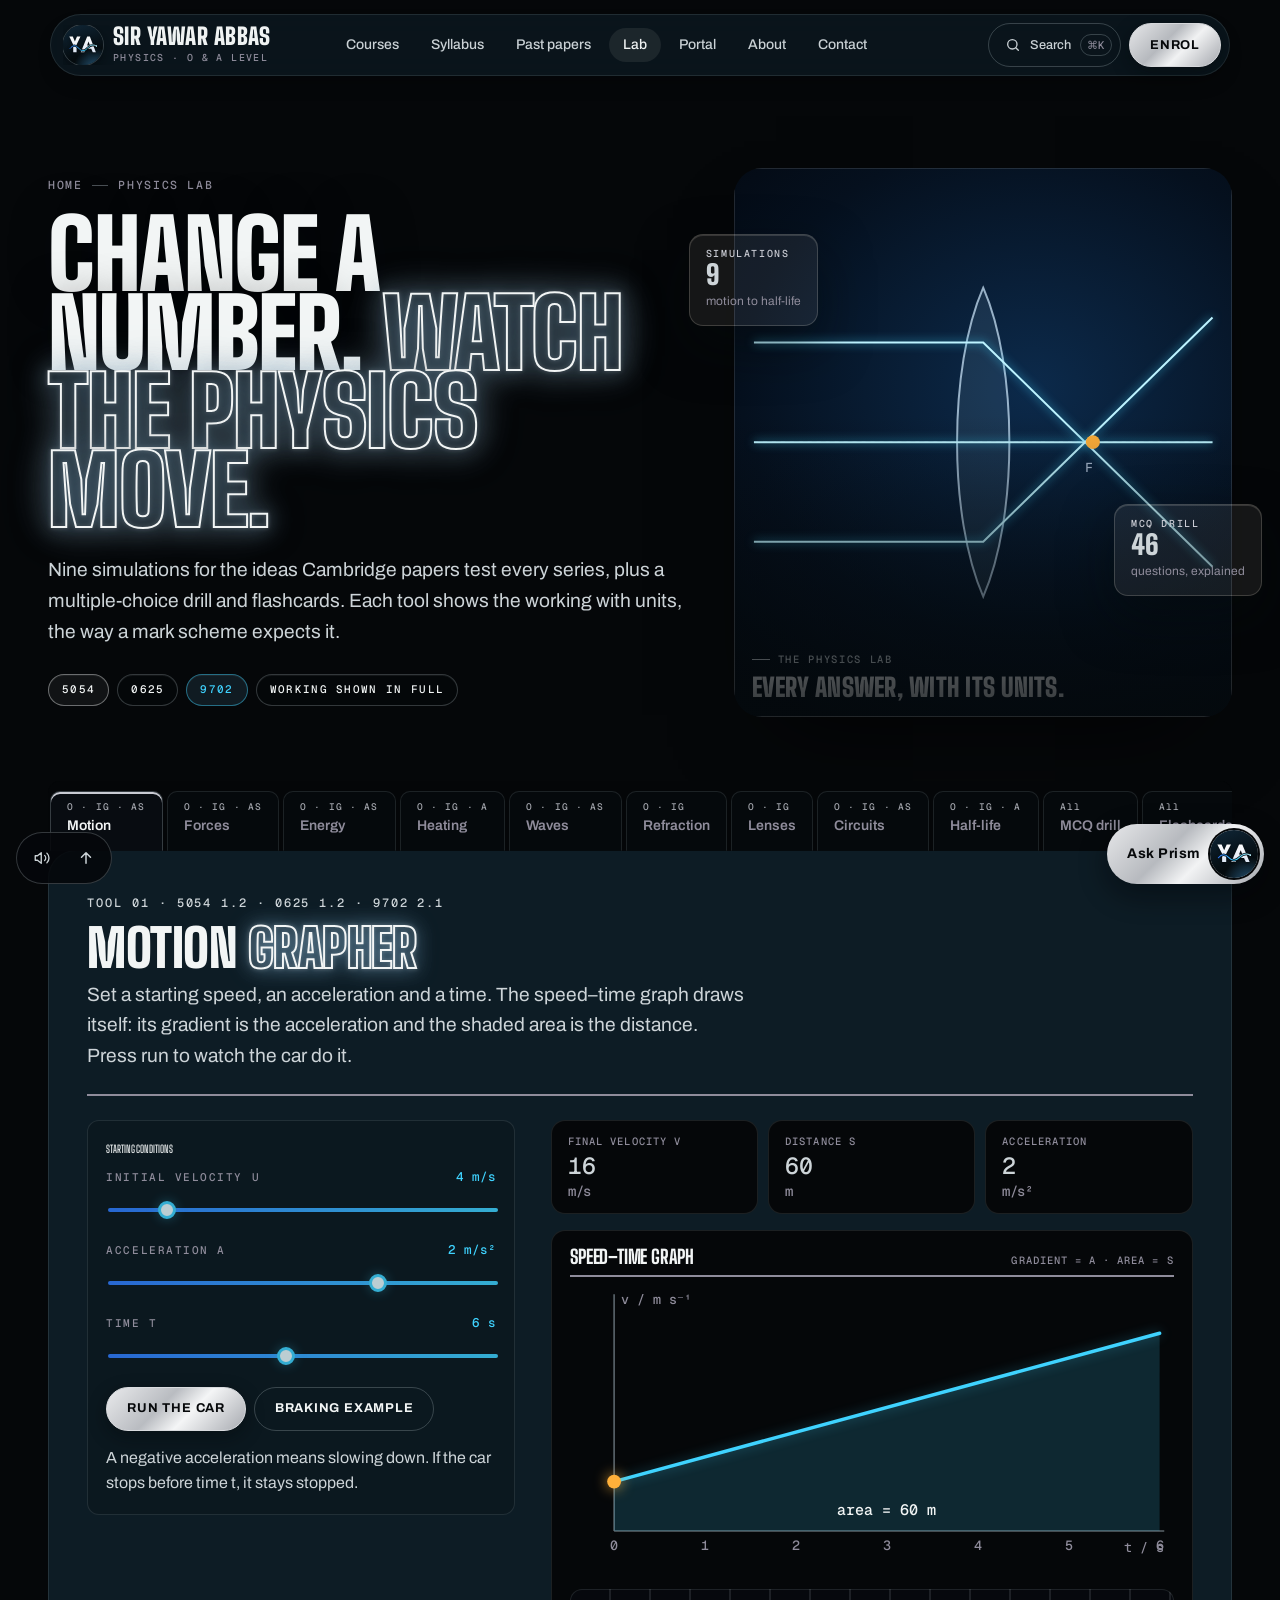
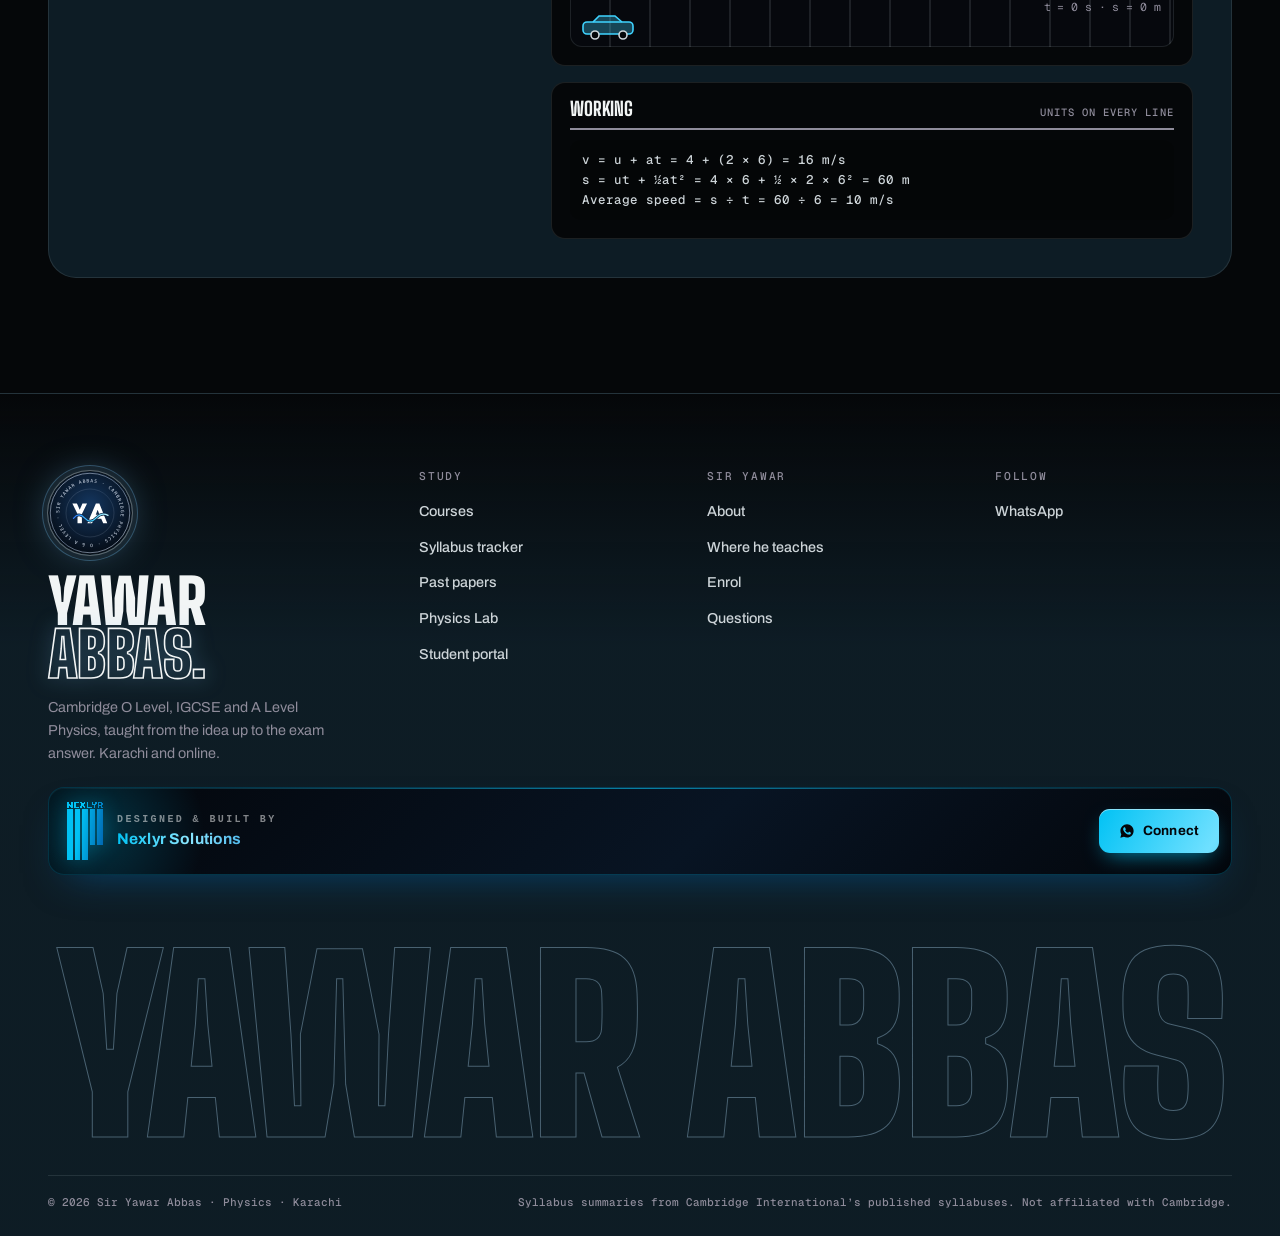
<file: lab.html>
<!doctype html><html lang="en" data-theme="dark"><head><meta charset="utf-8"><meta name="viewport" content="width=device-width,initial-scale=1,viewport-fit=cover"><title>Physics Lab — simulations and practice · Sir Yawar Abbas</title><meta name="description" content="Ten Physics tools: motion graphs, forces and momentum, energy, specific heat capacity, waves, refraction, lenses, circuits and half-life, plus an MCQ drill and flashcards."><link rel="canonical" href="https://sir-yawar-abbas.nexlyr.solutions/lab.html"><meta name="theme-color" content="#040a12"><meta property="og:type" content="website"><meta property="og:site_name" content="Sir Yawar Abbas · Physics"><meta property="og:title" content="Physics Lab — simulations and practice · Sir Yawar Abbas"><meta property="og:description" content="Ten Physics tools: motion graphs, forces and momentum, energy, specific heat capacity, waves, refraction, lenses, circuits and half-life, plus an MCQ drill and flashcards."><meta property="og:url" content="https://sir-yawar-abbas.nexlyr.solutions/lab.html"><meta property="og:image" content="https://sir-yawar-abbas.nexlyr.solutions/og.jpg"><meta property="og:image:width" content="1200"><meta property="og:image:height" content="630"><meta name="twitter:card" content="summary_large_image"><link rel="icon" type="image/svg+xml" href="favicon.svg"><link rel="apple-touch-icon" href="apple-touch-icon.png"><script>(function(){var d=document.documentElement;d.dataset.theme="dark";try{localStorage.removeItem("ya-theme");}catch(e){}try{if(!sessionStorage.getItem("ya-seen"))d.classList.add("ld-on");}catch(e){}})();</script><link rel="preload" href="assets/fonts/big-shoulders-display-latin-900-normal.woff2?v=9ec6b61a" as="font" type="font/woff2" crossorigin><link rel="preload" href="assets/fonts/archivo-latin-400-normal.woff2?v=9246d621" as="font" type="font/woff2" crossorigin><link rel="stylesheet" href="assets/site.css?v=e99ed3dc"><style>@layer base{.lab{position:relative;padding-bottom:clamp(70px,9vw,120px)}
.lab-tabs{position:sticky;top:84px;z-index:12;display:flex;gap:4px;overflow-x:auto;scrollbar-width:none;padding:10px 2px 0;margin-bottom:-1px;
  background:color-mix(in srgb,var(--bg) 94%,transparent);-webkit-backdrop-filter:blur(14px);backdrop-filter:blur(14px);border-radius:12px 12px 0 0}
.lab-tabs::-webkit-scrollbar{display:none}
.lab-tabs button{flex:0 0 auto;display:grid;gap:4px;padding:10px 16px 12px;border:1px solid var(--line-w);border-bottom-color:transparent;border-radius:10px 10px 0 0;
  background:color-mix(in srgb,var(--panel) 80%,transparent);color:var(--ink-3);font-weight:600;font-size:14px;text-align:left;transition:color .25s,background .25s,transform .4s var(--e-out)}
.lab-tabs button i{font:normal 500 9.5px/1 var(--f-mono);letter-spacing:.12em;color:var(--brass);opacity:.8}
.lab-tabs button:hover{color:var(--ink);transform:translateY(-2px)}
.lab-tabs button[aria-selected="true"]{color:var(--ink);background:var(--panel-2);border-color:var(--rule-2);border-bottom-color:transparent;box-shadow:inset 0 2px 0 var(--brass)}
.tool-p{padding:clamp(20px,3vw,40px);border-top-left-radius:0;scroll-margin-top:150px}
.tp-head{display:flex;flex-wrap:wrap;justify-content:space-between;align-items:flex-start;gap:20px;padding-bottom:22px;margin-bottom:24px;border-bottom:2px solid var(--ink-3)}
.tp-head>div:first-child{max-width:760px}
.tp-head .title-sm{margin:10px 0 10px}
.tp-head .lede{font-size:15.5px}
.score-b{display:flex;gap:0;border:1px solid var(--rule-2);border-radius:10px;overflow:hidden}
.score-b>div{display:grid;justify-items:center;padding:10px 16px;min-width:80px}
.score-b>div+div{border-left:1px solid var(--rule)}
.score-b b{font-size:1.4rem;font-weight:500}
.score-b span{font-size:11px;color:var(--ink-3)}

/* generic tool layout */
.io{display:grid;grid-template-columns:minmax(0,.8fr) minmax(0,1.2fr);gap:clamp(18px,3vw,36px);align-items:start}
.io-r{grid-template-columns:minmax(0,.9fr) minmax(0,1.1fr)}
.ins{display:grid;gap:14px;padding:18px;border-radius:12px;border:1px solid var(--line-w);background:rgba(0,0,0,.14);position:sticky;top:180px}
:root[data-theme="light"] .ins{background:rgba(255,255,255,.45)}
.ins h3{font:500 10.5px/1 var(--f-mono);letter-spacing:.16em;text-transform:uppercase;color:var(--brass);padding-top:6px}
.ins .row2{display:grid;grid-template-columns:1fr 1fr;gap:10px}
.ins .row3{display:grid;grid-template-columns:1fr 1fr 1fr;gap:10px}
.ins .field input,.ins .field select{height:42px;font-size:14px}
.ins .field>label{font-size:10px}
.ins .acts{display:flex;flex-wrap:wrap;gap:8px}
.outs{display:grid;gap:16px;min-width:0}
.lst{display:grid;gap:8px}
.lst .li{display:grid;grid-template-columns:1fr 120px 34px;gap:8px;align-items:end}
.lst .li.w3{grid-template-columns:1.2fr 1fr 34px}
.lst .rm{height:42px;border-radius:7px;border:1px solid var(--line-w);color:var(--ink-3);font-size:18px}
.lst .rm:hover{color:var(--red);border-color:var(--red)}
.add{justify-self:start;height:34px;padding:0 12px;border-radius:8px;border:1px dashed var(--rule-2);font-size:13px;color:var(--ink-2)}
.add:hover{border-color:var(--brass);color:var(--brass)}

/* double entry */
.post-g{display:grid;grid-template-columns:minmax(0,1fr) minmax(0,1fr);gap:clamp(18px,3vw,36px);align-items:start}
.tx-card{position:relative;padding:22px 22px 20px 50px;border-radius:12px;border:1px solid var(--rule-2);background:repeating-linear-gradient(180deg,transparent 0 31px,var(--ruling) 31px 32px),color-mix(in srgb,var(--panel-solid) 70%,transparent)}
.tx-card::before{content:"";position:absolute;top:0;bottom:0;left:28px;width:4px;border-left:1px solid var(--margin);border-right:1px solid var(--margin)}
.tx-card p{margin-top:10px;font:500 clamp(1.3rem,2vw,1.6rem)/1.3 var(--f-display)}
.tx-card b{display:inline-block;margin-top:12px;font-size:1.1rem;font-weight:500;color:var(--brass);border-bottom:3px double currentColor}
.pick{display:grid;grid-template-columns:1fr 1fr;gap:10px;margin-top:14px}
.pk{display:grid;gap:6px;padding:14px;border-radius:10px;border:1.5px dashed var(--rule-2);text-align:left;transition:all .3s}
.pk span{font:500 11px/1 var(--f-mono);letter-spacing:.14em;text-transform:uppercase;color:var(--brass)}
.pk[data-side="c"] span{color:var(--red)}
.pk b{font-weight:600;font-size:15px;color:var(--ink-3)}
.pk.set b{color:var(--ink)}
.pk.on{border-style:solid;border-color:var(--brass);background:color-mix(in srgb,var(--brass) 8%,transparent)}
.pk[data-side="c"].on{border-color:var(--red);background:color-mix(in srgb,var(--red) 7%,transparent)}
.acc-chips{display:flex;flex-wrap:wrap;gap:6px;margin-top:14px}
.acc-chips button{height:34px;padding:0 11px;border-radius:8px;border:1px solid var(--rule-2);font-size:13px;color:var(--ink-2);transition:all .2s}
.acc-chips button:hover{border-color:var(--brass);color:var(--ink)}
.acc-chips button.d{background:color-mix(in srgb,var(--brass) 20%,transparent);border-color:var(--brass);color:var(--ink)}
.acc-chips button.c{background:color-mix(in srgb,var(--red) 16%,transparent);border-color:var(--red);color:var(--ink)}
.post-act{display:flex;gap:8px;margin-top:16px}
.fb{margin-top:14px;min-height:20px}
.fb .ok,.fb .no{padding:14px 16px;border-radius:10px;font-size:14px;animation:tIn .4s var(--e-out) both}
.fb .ok{border:1px solid color-mix(in srgb,var(--green) 45%,transparent);background:color-mix(in srgb,var(--green) 9%,transparent)}
.fb .no{border:1px solid color-mix(in srgb,var(--red) 45%,transparent);background:color-mix(in srgb,var(--red) 8%,transparent)}
.fb b{display:block;margin-bottom:4px}
.fb .je{font:500 13px/1.6 var(--f-mono)}
.shake{animation:shake .45s}
@keyframes shake{20%,60%{transform:translateX(-6px)}40%,80%{transform:translateX(6px)}}
.post-lh{display:flex;justify-content:space-between;align-items:center;margin-bottom:10px}
.taccs{display:grid;grid-template-columns:repeat(auto-fill,minmax(250px,1fr));gap:12px;max-height:440px;overflow:auto;padding-right:4px}
.taccs .tacc{padding:10px;border-radius:8px;border:1px solid var(--line-w);background:color-mix(in srgb,var(--panel-solid) 60%,transparent);font-size:12.5px;animation:tIn .5s var(--e-out) both}
.taccs .tacc-h b{font-size:1.05rem}
.taccs .tacc-b{min-height:40px}
.taccs .tacc-row{font-size:12px}
.taccs .tacc-row.bal{color:var(--ink-3);font-style:italic;border-bottom:0}
.taccs .new{animation:rowIn .9s var(--e-out) both}
@keyframes rowIn{from{background:color-mix(in srgb,var(--brass) 35%,transparent)}}
.tb-box{margin-top:16px}
.tb-box .tbl td,.tb-box .tbl th{padding:7px 10px;font-size:13px}

/* ratios */
.r-top{display:flex;flex-wrap:wrap;justify-content:space-between;gap:10px;margin-bottom:18px}
.yr-h{display:grid;grid-template-columns:1fr 1fr 1fr;gap:8px;align-items:end}
.yr-h span{font:500 10px/1 var(--f-mono);letter-spacing:.12em;text-transform:uppercase;color:var(--ink-3)}
.r-in{display:grid;grid-template-columns:1fr 1fr 1fr;gap:8px;align-items:center}
.r-in label{font-size:13px;color:var(--ink-2);line-height:1.25}
.r-in label small{display:block;font-size:11px;color:var(--ink-3)}
.r-in input{height:38px;padding:0 10px;border-radius:8px;border:1px solid var(--rule-2);background:rgba(0,0,0,.2);text-align:right;font:500 13px var(--f-mono);width:100%}
:root[data-theme="light"] .r-in input{background:#fff}
.r-in input:focus{outline:none;border-color:var(--brass)}
.r-in input[readonly]{opacity:.7;border-style:dashed}
.rg{display:grid;gap:10px}
.rg h5{font:500 10.5px/1 var(--f-mono);letter-spacing:.16em;text-transform:uppercase;color:var(--brass);margin-top:6px}
.rc{display:grid;grid-template-columns:1fr auto auto;gap:6px 14px;align-items:center;padding:14px 16px;border-radius:10px;border:1px solid var(--line-w);background:color-mix(in srgb,var(--panel-solid) 55%,transparent)}
.rc b.n{font-weight:600;font-size:14.5px}
.rc .v{font:500 1.15rem/1 var(--f-mono);text-align:right}
.rc .v small{display:block;font-size:10.5px;color:var(--ink-3);margin-top:3px}
.rc .d{font:500 12px/1 var(--f-mono);padding:5px 7px;border-radius:8px;min-width:56px;text-align:center}
.rc .d.up{color:var(--green);background:color-mix(in srgb,var(--green) 12%,transparent)}
.rc .d.dn{color:var(--red);background:color-mix(in srgb,var(--red) 12%,transparent)}
.rc .d.eq{color:var(--ink-3);background:var(--rule)}
.rc p{grid-column:1/-1;font-size:13px;color:var(--ink-2)}
.rc .f{grid-column:1/-1;font:500 11.5px/1.5 var(--f-mono);color:var(--ink-3)}

/* inventory */
.inv-tbl td,.inv-tbl th{padding:7px 8px!important;font-size:12.5px!important}
.inv-tbl th{text-align:right}
.inv-tbl th:first-child{text-align:left}
.layers{display:block;font-size:10.5px;color:var(--ink-3)}
.cmp{display:grid;grid-template-columns:repeat(3,1fr);gap:10px}
.cmp .bk.on{border-color:var(--brass)}

/* quiz */
.qz{display:grid;grid-template-columns:minmax(0,1.3fr) minmax(0,.7fr);gap:clamp(18px,3vw,36px);align-items:start}
.qz-setup{display:flex;flex-wrap:wrap;gap:12px;align-items:flex-end;margin-bottom:18px}
.qz-card{padding:clamp(20px,2.6vw,30px);border-radius:14px;border:1px solid var(--rule-2);background:color-mix(in srgb,var(--panel-solid) 65%,transparent)}
.qz-meta{display:flex;justify-content:space-between;gap:10px;font:500 11px/1 var(--f-mono);letter-spacing:.1em;text-transform:uppercase;color:var(--ink-3)}
.qz-q{margin:16px 0 18px;font:500 clamp(1.35rem,2vw,1.65rem)/1.3 var(--f-display)}
.qz-o{display:grid;gap:8px}
.qz-o button{display:grid;grid-template-columns:34px 1fr;gap:10px;align-items:center;padding:13px 14px;border-radius:10px;border:1px solid var(--rule-2);text-align:left;font-size:15px;transition:all .25s}
.qz-o button i{display:grid;place-items:center;width:28px;height:28px;border-radius:8px;border:1px solid var(--rule-2);font:normal 600 12px/1 var(--f-mono);color:var(--brass)}
.qz-o button:hover:not([disabled]){border-color:var(--brass);transform:translateX(3px)}
.qz-o button.right{border-color:var(--green);background:color-mix(in srgb,var(--green) 12%,transparent)}
.qz-o button.right i{background:var(--green);color:#03140c;border-color:var(--green)}
.qz-o button.wrong{border-color:var(--red);background:color-mix(in srgb,var(--red) 10%,transparent)}
.qz-o button.wrong i{background:var(--red);color:#fff;border-color:var(--red)}
.qz-o button[disabled]{cursor:default}
.qz-why{margin-top:16px;padding:14px 16px;border-radius:10px;border-left:3px solid var(--brass);background:color-mix(in srgb,var(--brass) 8%,transparent);font-size:14.5px;color:var(--ink-2);animation:tIn .4s var(--e-out) both}
.qz-nav{display:flex;justify-content:space-between;align-items:center;gap:10px;margin-top:18px}
.qz-side{display:grid;gap:12px}
.qz-dots{display:grid;grid-template-columns:repeat(10,1fr);gap:5px}
.qz-dots i{height:8px;border-radius:2px;background:var(--rule-2)}
.qz-dots i.r{background:var(--green)}.qz-dots i.w{background:var(--red)}.qz-dots i.c{background:var(--brass)}
.qz-res{display:grid;justify-items:center;text-align:center;gap:10px;padding:30px 10px}
.qz-res .big{font:italic 500 5rem/1 var(--f-display);color:var(--brass)}

/* flashcards */
.fc{display:grid;justify-items:center;gap:18px}
.fc-set{display:flex;flex-wrap:wrap;gap:10px;justify-content:center}
.fc-card{width:min(640px,100%);height:300px;perspective:1400px;cursor:pointer}
.fc-in{position:relative;width:100%;height:100%;transform-style:preserve-3d;transition:transform .8s var(--e-out)}
.fc-card.flip .fc-in{transform:rotateY(180deg)}
.fc-f,.fc-b{position:absolute;inset:0;backface-visibility:hidden;-webkit-backface-visibility:hidden;display:grid;place-content:center;gap:12px;text-align:center;padding:30px 40px;border-radius:16px;border:1px solid var(--rule-2);
  background:repeating-linear-gradient(180deg,transparent 0 35px,var(--ruling) 35px 36px),linear-gradient(180deg,var(--panel-2),var(--panel-solid))}
.fc-f b{font:500 clamp(2rem,4vw,2.8rem)/1.1 var(--f-display)}
.fc-f small,.fc-b small{font:500 10.5px/1 var(--f-mono);letter-spacing:.16em;text-transform:uppercase;color:var(--brass)}
.fc-b{transform:rotateY(180deg)}
.fc-b p{font-size:clamp(1rem,1.6vw,1.15rem);line-height:1.6;color:var(--ink)}
.fc-nav{display:flex;flex-wrap:wrap;gap:8px;justify-content:center}
.fc-prog{font:500 12px/1 var(--f-mono);color:var(--ink-3)}

@media (max-width:1000px){.io,.io-r,.post-g,.qz{grid-template-columns:1fr}.ins{position:relative;top:0}}
@media (max-width:620px){.lab-tabs{top:80px}.tool-p{padding:18px 14px}.cmp{grid-template-columns:1fr}.r-in{grid-template-columns:1.2fr 1fr 1fr}.ins .row3{grid-template-columns:1fr 1fr}.fc-card{height:340px}.score-b>div{min-width:64px;padding:8px 10px}}
.lab-tabs{transition:top .7s var(--e-soft)}
html:has(.nav.hide) .lab-tabs{top:8px}
@media (max-width:760px){.lab-tabs{top:82px}
}}
/* ---------------------------------------------------------------- physics lab */
.rngf label{display:flex;justify-content:space-between;align-items:baseline;gap:10px}
.rngf output{font:500 12.5px var(--f-mono);color:var(--volt);letter-spacing:0;text-transform:none}
.rngf input[type=range]{-webkit-appearance:none;appearance:none;width:100%;height:30px;background:transparent;padding:0;border:0}
.rngf input[type=range]::-webkit-slider-runnable-track{height:4px;border-radius:4px;background:linear-gradient(90deg,var(--volt-2),var(--volt));opacity:.8}
.rngf input[type=range]::-moz-range-track{height:4px;border-radius:4px;background:linear-gradient(90deg,var(--volt-2),var(--volt))}
.rngf input[type=range]::-webkit-slider-thumb{-webkit-appearance:none;width:18px;height:18px;margin-top:-7px;border-radius:50%;background:#e9fbff;border:3px solid var(--volt);box-shadow:0 0 12px var(--volt-glow);cursor:grab}
.rngf input[type=range]::-moz-range-thumb{width:14px;height:14px;border-radius:50%;background:#e9fbff;border:3px solid var(--volt);cursor:grab}
.chart{width:100%;height:auto;display:block;margin-top:8px;overflow:visible}
.chart .ax{fill:none;stroke:var(--rule-3);stroke-width:1.4}
.chart .axl,.chart .tk{font:500 11.5px var(--f-mono);fill:var(--ink-3)}
.chart .tk.on{fill:var(--volt)}
.chart .ln{fill:none;stroke:var(--volt);stroke-width:3;stroke-linejoin:round;stroke-linecap:round;filter:drop-shadow(0 0 5px var(--volt-glow))}
.chart .ln2{fill:none;stroke:var(--ink-4);stroke-width:1.6;stroke-dasharray:5 5}
.chart .area{fill:color-mix(in srgb,var(--volt) 16%,transparent);stroke:none}
.chart .dot{fill:#ffb03a;filter:drop-shadow(0 0 6px rgba(255,176,58,.8))}
.chart .lbl-a{font:600 13px var(--f-mono);fill:var(--ink)}
.chart .lam{fill:none;stroke:#ffb03a;stroke-width:1.6}
.chart .hl{fill:none;stroke:rgba(255,176,58,.55);stroke-width:1.2;stroke-dasharray:3 4}
.track{position:relative;margin-top:14px;height:58px;border-radius:12px;border:1px solid var(--line-w);background:repeating-linear-gradient(90deg,transparent 0 38px,var(--rule) 38px 40px),color-mix(in srgb,var(--panel-solid) 60%,transparent);overflow:hidden}
.track .car{position:absolute;left:8px;bottom:6px;width:60px;will-change:transform}
.track .car svg{width:60px;height:26px}
.track .car rect,.track .car path{fill:color-mix(in srgb,var(--volt) 30%,transparent);stroke:var(--volt);stroke-width:1.6}
.track .car circle{fill:var(--bg);stroke:var(--ink-2);stroke-width:1.6}
.tr-r{position:absolute;right:12px;top:8px;font-size:11.5px;color:var(--ink-3)}
.fbd2 .gr,.col .gr{stroke:var(--rule-3);stroke-width:2;fill:none}
.fbd2 .body{fill:color-mix(in srgb,var(--panel-solid) 80%,transparent);stroke:var(--ink-3);stroke-width:2}
.fbd2 .arr-d{fill:none;stroke:var(--volt);stroke-width:4;stroke-linecap:round;stroke-linejoin:round}
.fbd2 .arr-r{fill:none;stroke:#ff8574;stroke-width:4;stroke-linecap:round;stroke-linejoin:round}
.col .tA{fill:color-mix(in srgb,var(--volt) 28%,transparent);stroke:var(--volt);stroke-width:2}
.col .tB{fill:rgba(255,176,58,.22);stroke:#ffb03a;stroke-width:2}
.sank .s-in,.sank .s-use{fill:color-mix(in srgb,var(--volt) 55%,transparent)}
.sank .s-waste{fill:rgba(255,133,116,.55)}
.sc-mini{aspect-ratio:2/1;margin-top:8px}
.sc-mini .sc-tr{stroke-width:2.5}
.rf .med{fill:color-mix(in srgb,var(--volt) 12%,transparent)}
.rf .bd{stroke:var(--ink-3);stroke-width:2}
.rf .nm{stroke:var(--ink-4);stroke-width:1.4;stroke-dasharray:6 6}
.rf .ray{stroke:#ffe45c;stroke-width:3;fill:none;filter:drop-shadow(0 0 5px rgba(255,228,92,.8))}
.rf .ray.rfl{stroke-width:2}
.ln-d .lensb{fill:color-mix(in srgb,var(--volt) 12%,transparent);stroke:var(--volt);stroke-width:1.6}
.ln-d .fpt{fill:#ffb03a}
.ln-d .ray{stroke:#ffe45c;stroke-width:2;fill:none}
.ln-d .ray.r2{stroke:#7ef0b0}
.ln-d .ray.vir{stroke-dasharray:6 5;opacity:.75}
.ln-d .obj{stroke:var(--ink);stroke-width:3;fill:none;stroke-linecap:round}
.ln-d .img{stroke:var(--volt);stroke-width:3;fill:none;stroke-linecap:round}
.ln-d .vimg{stroke-dasharray:5 4}
.lens-wrap{background:repeating-linear-gradient(0deg,transparent 0 7px,var(--rule) 7px 8px),repeating-linear-gradient(90deg,transparent 0 7px,var(--rule) 7px 8px);border-radius:10px;padding:4px}
.ckt .wire{fill:none;stroke:var(--ink-3);stroke-width:2.2}
.ckt .cell{stroke:var(--ink);stroke-width:3}
.ckt .res{fill:var(--bg);stroke:var(--volt);stroke-width:2.2}
.ckt .amm{fill:var(--bg);stroke:var(--ink-2);stroke-width:2}
.ckt .rv{fill:var(--volt)}
.ckt .elec{fill:#ffe45c;filter:drop-shadow(0 0 5px rgba(255,228,92,.9))}
.nuc .nu{fill:var(--volt);transition:fill .3s}
.nuc .nu.d{fill:var(--rule-2)}
.bk b small{font-size:.6em;color:var(--ink-3)}
.red{color:var(--red)}
</style></head><body data-page="lab"><a class="skip" href="#main">Skip to content</a><div class="bg-base" aria-hidden="true"></div><div class="aurora" aria-hidden="true"><i></i><i></i><i></i></div><canvas id="bg3d" aria-hidden="true"></canvas><div class="bg-veil" aria-hidden="true"></div><div class="grain" aria-hidden="true"></div><div class="ldx" aria-hidden="true"><div class="ldx-fill"><div class="ldx-grp"><div class="ldx-w">YAWAR<div class="ldx-gold"><img src="assets/img/yawar-abbas.webp?v=66fcc3b0" alt="" decoding="async"><i class="ldx-shine"></i></div><i class="ldx-crest"></i></div><div class="ldx-s">O &amp; A Level Physics &middot; Karachi</div></div></div><div class="ldx-ink"><div class="ldx-grp"><div class="ldx-w"><span><i>Y</i></span><span class="ldx-i"><i>A</i></span><span><i>W</i></span><span><i>A</i></span><span><i>R</i></span></div><div class="ldx-s"><span>O &amp; A Level Physics &middot; Karachi</span></div></div></div><div class="ldx-m ldx-tl"><img src="assets/img/ya-mark.svg?v=c2f24b2e" alt="" width="195" height="122"><span>Sir Yawar Abbas</span></div><div class="ldx-m ldx-tr">Cambridge Physics</div><div class="ldx-m ldx-bl"><b id="ldN">000</b><span>Charging the field</span></div><div class="ldx-m ldx-br">O Level 5054 &middot; IGCSE 0625<br>AS &amp; A Level 9702</div></div><div class="pt" aria-hidden="true"><div class="pt-bg"></div><div class="pt-in"><span class="pt-f"></span><div class="pt-w"></div></div><i class="pt-line"></i></div><i class="sprog" aria-hidden="true"></i><header class="nav"><a class="brand" href="index.html" aria-label="Sir Yawar Abbas, home"><span class="seal" aria-hidden="true"><img src="assets/img/ya-mark.svg?v=c2f24b2e" alt="" width="195" height="122" decoding="async"></span><span class="brand-t"><b>Sir Yawar Abbas</b><span>Physics · O &amp; A Level</span></span></a><nav class="nav-links" aria-label="Main"><a href="courses.html">Courses</a><a href="syllabus.html">Syllabus</a><a href="past-papers.html">Past papers</a><a href="lab.html" aria-current="page">Lab</a><a href="portal.html">Portal</a><a href="about.html">About</a><a href="contact.html">Contact</a></nav><div class="nav-r"><button class="nav-search" type="button" data-cmdk aria-label="Search the site"><svg viewBox="0 0 24 24" fill="none" stroke="currentColor" stroke-width="2" stroke-linecap="round"><circle cx="11" cy="11" r="7"/><path d="m20 20-3.5-3.5"/></svg><span>Search</span><kbd>⌘K</kbd></button><a class="btn btn-pri btn-sm btn-enrol" href="contact.html#enrol">Enrol</a><button class="burger" type="button" aria-label="Menu" aria-expanded="false" aria-controls="menu"><span></span><span></span></button></div></header><div class="menu" id="menu" aria-hidden="true"><nav aria-label="Mobile"><a href="index.html"><small>01</small>Home<i>f.01</i></a><a href="courses.html"><small>02</small>Courses<i>f.02</i></a><a href="syllabus.html"><small>03</small>Syllabus<i>f.03</i></a><a href="past-papers.html"><small>04</small>Past papers<i>f.04</i></a><a href="lab.html" aria-current="page"><small>05</small>Lab<i>f.05</i></a><a href="portal.html"><small>06</small>Portal<i>f.06</i></a><a href="about.html"><small>07</small>About<i>f.07</i></a><a href="contact.html"><small>08</small>Contact<i>f.08</i></a></nav><div class="menu-foot"><a class="btn btn-pri" data-wa="Assalam o Alaikum, I would like to enrol in Physics with Sir Yawar Abbas." href="contact.html#enrol" target="_blank" rel="noopener">WhatsApp</a><a class="btn btn-sm mf-portal" href="portal.html">Student portal</a><button class="btn btn-sm" type="button" data-sound-toggle>Sound</button></div></div><main id="main"><section class="phero" data-shape="grid" data-shape-x=".56" data-shape-y=".06" data-shape-s=".62" data-shape-a=".5" data-shape-my="-.52" data-shape-ms=".4" data-shape-ma=".22">
  <div class="wrap phero-g">
    <div>
      <nav class="crumbs" aria-label="Breadcrumb"><a href="index.html">Home</a><i></i><span>Physics Lab</span></nav>
      <h1 class="display" data-split>Change a number. <em>Watch the physics move.</em></h1>
      <p class="lede" data-rv>Nine simulations for the ideas Cambridge papers test every series, plus a multiple-choice drill and flashcards. Each tool shows the working with units, the way a mark scheme expects it.</p>
      <div class="phero-meta" data-rv><span class="tag brass">5054</span><span class="tag">0625</span><span class="tag violet">9702</span><span class="tag">Working shown in full</span></div>
    </div>
    <div class="phero-art" data-rv="scale">
      <figure class="ph phv" data-par aria-hidden="true">
        <svg viewBox="0 0 500 550" preserveAspectRatio="xMidYMid slice"><path class="pv-axis" d="M20 275H480"/><path class="pv-lens" d="M250 120 C285 200 285 350 250 430 C215 350 215 200 250 120Z"/><path class="pv-ray" d="M20 175H250L480 400"/><path class="pv-ray" d="M20 275H480"/><path class="pv-ray" d="M20 375H250L480 150"/><circle class="pv-dot" cx="360" cy="275" r="7"/><text x="352" y="305">F</text></svg>
        <figcaption class="ph-c"><span class="ph-cap">The Physics Lab</span><b>Every answer, with its units.</b></figcaption>
      </figure>
      <div class="float f-a"><span>Simulations</span><b class="num">9</b><small>motion to half-life</small></div>
      <div class="float f-b"><span>MCQ drill</span><b class="num">46</b><small>questions, explained</small></div>
    </div>
  </div>
</section>

<section class="lab" data-shape="atom" data-shape-x=".55" data-shape-y=".05" data-shape-s=".7" data-shape-a=".45" data-shape-spin=".05" data-shape-my=".5" data-shape-ms=".4">
  <div class="wrap">
    <div class="lab-tabs" role="tablist" aria-label="Lab tools" id="labTabs">
      <button role="tab" type="button" data-t="motion" aria-selected="true"><i>O &middot; IG &middot; AS</i>Motion</button>
      <button role="tab" type="button" data-t="forces" aria-selected="false"><i>O &middot; IG &middot; AS</i>Forces</button>
      <button role="tab" type="button" data-t="energy" aria-selected="false"><i>O &middot; IG &middot; AS</i>Energy</button>
      <button role="tab" type="button" data-t="heat" aria-selected="false"><i>O &middot; IG &middot; A</i>Heating</button>
      <button role="tab" type="button" data-t="waves" aria-selected="false"><i>O &middot; IG &middot; AS</i>Waves</button>
      <button role="tab" type="button" data-t="refract" aria-selected="false"><i>O &middot; IG</i>Refraction</button>
      <button role="tab" type="button" data-t="lens" aria-selected="false"><i>O &middot; IG</i>Lenses</button>
      <button role="tab" type="button" data-t="circuit" aria-selected="false"><i>O &middot; IG &middot; AS</i>Circuits</button>
      <button role="tab" type="button" data-t="decay" aria-selected="false"><i>O &middot; IG &middot; A</i>Half-life</button>
      <button role="tab" type="button" data-t="quiz" aria-selected="false"><i>All</i>MCQ drill</button>
      <button role="tab" type="button" data-t="flash" aria-selected="false"><i>All</i>Flashcards</button>
    </div>

    <article class="tool-p card" id="motion" role="tabpanel" data-shape-on="grid">
      <header class="tp-head"><div><span class="folio">Tool 01 &middot; 5054 1.2 &middot; 0625 1.2 &middot; 9702 2.1</span><h2 class="title-sm">Motion <em>grapher</em></h2><p class="lede">Set a starting speed, an acceleration and a time. The speed&ndash;time graph draws itself: its gradient is the acceleration and the shaded area is the distance. Press run to watch the car do it.</p></div></header>
      <div class="io"><form class="ins" id="moF" autocomplete="off"></form><div class="outs" id="moO"></div></div>
    </article>

    <article class="tool-p card" id="forces" role="tabpanel" hidden data-shape-on="spring">
      <header class="tp-head"><div><span class="folio">Tool 02 &middot; 5054 1.5, 1.6 &middot; 9702 3.1&ndash;3.3</span><h2 class="title-sm">Forces <em>&amp; momentum</em></h2><p class="lede">Find the resultant force and the acceleration from a free-body diagram, or collide two trolleys and check that momentum is conserved while kinetic energy may not be.</p></div></header>
      <div class="io"><form class="ins" id="foF" autocomplete="off"></form><div class="outs" id="foO"></div></div>
    </article>

    <article class="tool-p card" id="energy" role="tabpanel" hidden data-shape-on="eq">
      <header class="tp-head"><div><span class="folio">Tool 03 &middot; 5054 1.7 &middot; 9702 5.1, 5.2</span><h2 class="title-sm">Energy <em>&amp; efficiency</em></h2><p class="lede">A mass slides down from a height. Choose how much energy friction wastes and read the stores, the speed at the bottom and the efficiency, with a Sankey diagram drawn to scale.</p></div></header>
      <div class="io"><form class="ins" id="enF" autocomplete="off"></form><div class="outs" id="enO"></div></div>
    </article>

    <article class="tool-p card" id="heat" role="tabpanel" hidden data-shape-on="bars">
      <header class="tp-head"><div><span class="folio">Tool 04 &middot; 5054 2.2.2 &middot; 9702 14.3</span><h2 class="title-sm">Specific heat <em>capacity</em></h2><p class="lede">Heat a block or a liquid with an electric heater. Energy in is power &times; time, and the temperature rise depends on the mass and the material. Compare materials on one graph.</p></div></header>
      <div class="io"><form class="ins" id="heF" autocomplete="off"></form><div class="outs" id="heO"></div></div>
    </article>

    <article class="tool-p card" id="waves" role="tabpanel" hidden data-shape-on="wave">
      <header class="tp-head"><div><span class="folio">Tool 05 &middot; 5054 3.1, 4.6 &middot; 9702 7.1</span><h2 class="title-sm">Waves <em>&amp; the oscilloscope</em></h2><p class="lede">Change the frequency and the wave speed and watch the wavelength respond, v = f&lambda;. The oscilloscope below shows the same wave against time, so you can read the period from the timebase.</p></div></header>
      <div class="io"><form class="ins" id="waF" autocomplete="off"></form><div class="outs" id="waO"></div></div>
    </article>

    <article class="tool-p card" id="refract" role="tabpanel" hidden data-shape-on="prism">
      <header class="tp-head"><div><span class="folio">Tool 06 &middot; 5054 3.2.2 &middot; 0625 3.2.2</span><h2 class="title-sm">Refraction <em>&amp; critical angle</em></h2><p class="lede">Send a ray across a boundary. Going into a denser medium it bends towards the normal. Going out of one, past the critical angle, all of it reflects: total internal reflection.</p></div></header>
      <div class="io"><form class="ins" id="reF" autocomplete="off"></form><div class="outs" id="reO"></div></div>
    </article>

    <article class="tool-p card" id="lens" role="tabpanel" hidden data-shape-on="lens">
      <header class="tp-head"><div><span class="folio">Tool 07 &middot; 5054 3.2.3 &middot; 0625 3.2.3</span><h2 class="title-sm">Thin lens <em>ray diagram</em></h2><p class="lede">Move the object along the axis of a converging lens. The two standard rays are drawn for you; where they cross is the image. Inside the focal length the image turns virtual: a magnifying glass.</p></div></header>
      <div class="io"><form class="ins" id="leF" autocomplete="off"></form><div class="outs" id="leO"></div></div>
    </article>

    <article class="tool-p card" id="circuit" role="tabpanel" hidden data-shape-on="field">
      <header class="tp-head"><div><span class="folio">Tool 08 &middot; 5054 4.2&ndash;4.4 &middot; 9702 9, 10</span><h2 class="title-sm">Circuit <em>solver</em></h2><p class="lede">Up to three resistors in series or in parallel with a cell. Get the combined resistance, the current, the p.d. and power for each resistor, and the effect of internal resistance at AS.</p></div></header>
      <div class="io"><form class="ins" id="ciF" autocomplete="off"></form><div class="outs" id="ciO"></div></div>
    </article>

    <article class="tool-p card" id="decay" role="tabpanel" hidden data-shape-on="bars">
      <header class="tp-head"><div><span class="folio">Tool 09 &middot; 5054 5.2 &middot; 9702 23.2</span><h2 class="title-sm">Half-life <em>simulator</em></h2><p class="lede">Every nucleus has the same chance of decaying each second, but which one goes next is random. Run it and watch the random dots add up to a smooth exponential curve.</p></div></header>
      <div class="io"><form class="ins" id="deF" autocomplete="off"></form><div class="outs" id="deO"></div></div>
    </article>

    <article class="tool-p card" id="quiz" role="tabpanel" hidden data-shape-on="eq">
      <header class="tp-head"><div><span class="folio">Drill &middot; multiple-choice practice</span><h2 class="title-sm">The MCQ <em>drill</em></h2><p class="lede">Practice questions in the style of the multiple-choice papers, each with a worked explanation. Written for this site; they are not Cambridge questions.</p></div><div class="score-b"><div><b class="num" id="qBest">&mdash;</b><span>best</span></div><div><b class="num" id="qRuns">0</b><span>runs</span></div></div></header>
      <div id="qzBox"></div>
    </article>

    <article class="tool-p card" id="flash" role="tabpanel" hidden data-shape-on="wave">
      <header class="tp-head"><div><span class="folio">Drill &middot; laws, terms, equations, units</span><h2 class="title-sm">Flash<em>cards</em></h2><p class="lede">Laws, key terms, the equations and their SI units. Flip, then mark it known or still learning. Space flips, arrows move.</p></div><div class="score-b"><div><b class="num" id="fKnown">0</b><span>known</span></div></div></header>
      <div id="fcBox"></div>
    </article>
  </div>
</section>
</main>
<footer class="foot"><div class="wrap"><div class="foot-top"><div><img class="foot-logo" src="assets/img/ya-logo.svg?v=a43a119a" alt="Sir Yawar Abbas, O &amp; A Level Physics" width="448" height="448" loading="lazy" decoding="async"><p class="foot-word">Yawar<span>Abbas.</span></p><p class="small" style="margin-top:14px;max-width:36ch">Cambridge O Level, IGCSE and A Level Physics, taught from the idea up to the exam answer. Karachi and online.</p></div><div><h4>Study</h4><ul><li><a href="courses.html">Courses</a></li><li><a href="syllabus.html">Syllabus tracker</a></li><li><a href="past-papers.html">Past papers</a></li><li><a href="lab.html">Physics Lab</a></li><li><a href="portal.html">Student portal</a></li></ul></div><div><h4>Sir Yawar</h4><ul><li><a href="about.html">About</a></li><li><a href="about.html#where">Where he teaches</a></li><li><a href="contact.html#enrol">Enrol</a></li><li><a href="contact.html#faq">Questions</a></li></ul></div><div><h4>Follow</h4><ul><li><a data-wa="Assalam o Alaikum" href="contact.html">WhatsApp</a></li><li><a data-href="instagram" href="#">Instagram</a></li><li><a data-href="facebook" href="#">Facebook</a></li><li><a data-href="youtube" href="#">YouTube</a></li><li><a data-href="linkedin" href="#">LinkedIn</a></li></ul></div></div><div class="nxb">
      <a class="nxb__id" href="https://nexlyr.solutions/" target="_blank" rel="noopener"
         aria-label="Nexlyr Solutions — the studio that designed and built this site">
        <span class="nxb__mk" aria-hidden="true"><svg viewBox="0 0 631 1011" xmlns="http://www.w3.org/2000/svg" shape-rendering="crispEdges" role="img" aria-label="Nexlyr Solutions logo"><defs><linearGradient id="nxbLogoG" gradientUnits="userSpaceOnUse" x1="277.4" y1="43.9" x2="724.3" y2="114.7"><stop offset="0" stop-color="#01C2F4"/><stop offset="1" stop-color="#0169B3"/></linearGradient></defs><g fill="url(#nxbLogoG)"><rect x="2.5" y="1" width="27.2" height="6.8"/><rect x="70.5" y="1" width="27.2" height="6.8"/><rect x="124.9" y="1" width="88.4" height="6.8"/><rect x="233.7" y="1" width="27.2" height="6.8"/><rect x="294.9" y="1" width="27.2" height="6.8"/><rect x="342.5" y="1" width="27.2" height="6.8"/><rect x="430.9" y="1" width="27.2" height="6.8"/><rect x="492.1" y="1" width="27.2" height="6.8"/><rect x="539.7" y="1" width="74.8" height="6.8"/><rect x="2.5" y="7.8" width="34" height="6.8"/><rect x="70.5" y="7.8" width="27.2" height="6.8"/><rect x="124.9" y="7.8" width="88.4" height="6.8"/><rect x="233.7" y="7.8" width="27.2" height="6.8"/><rect x="294.9" y="7.8" width="27.2" height="6.8"/><rect x="342.5" y="7.8" width="27.2" height="6.8"/><rect x="430.9" y="7.8" width="27.2" height="6.8"/><rect x="492.1" y="7.8" width="27.2" height="6.8"/><rect x="539.7" y="7.8" width="81.6" height="6.8"/><rect x="2.5" y="14.6" width="34" height="6.8"/><rect x="70.5" y="14.6" width="27.2" height="6.8"/><rect x="124.9" y="14.6" width="27.2" height="6.8"/><rect x="233.7" y="14.6" width="34" height="6.8"/><rect x="288.1" y="14.6" width="34" height="6.8"/><rect x="342.5" y="14.6" width="27.2" height="6.8"/><rect x="430.9" y="14.6" width="27.2" height="6.8"/><rect x="492.1" y="14.6" width="27.2" height="6.8"/><rect x="539.7" y="14.6" width="27.2" height="6.8"/><rect x="600.9" y="14.6" width="27.2" height="6.8"/><rect x="2.5" y="21.4" width="40.8" height="6.8"/><rect x="70.5" y="21.4" width="27.2" height="6.8"/><rect x="124.9" y="21.4" width="27.2" height="6.8"/><rect x="240.5" y="21.4" width="34" height="6.8"/><rect x="281.3" y="21.4" width="34" height="6.8"/><rect x="342.5" y="21.4" width="27.2" height="6.8"/><rect x="430.9" y="21.4" width="27.2" height="6.8"/><rect x="492.1" y="21.4" width="27.2" height="6.8"/><rect x="539.7" y="21.4" width="27.2" height="6.8"/><rect x="600.9" y="21.4" width="27.2" height="6.8"/><rect x="2.5" y="28.2" width="47.6" height="6.8"/><rect x="70.5" y="28.2" width="27.2" height="6.8"/><rect x="124.9" y="28.2" width="27.2" height="6.8"/><rect x="247.3" y="28.2" width="61.2" height="6.8"/><rect x="342.5" y="28.2" width="27.2" height="6.8"/><rect x="437.7" y="28.2" width="27.2" height="6.8"/><rect x="485.3" y="28.2" width="27.2" height="6.8"/><rect x="539.7" y="28.2" width="27.2" height="6.8"/><rect x="600.9" y="28.2" width="27.2" height="6.8"/><rect x="2.5" y="35" width="54.4" height="6.8"/><rect x="70.5" y="35" width="27.2" height="6.8"/><rect x="124.9" y="35" width="27.2" height="6.8"/><rect x="254.1" y="35" width="47.6" height="6.8"/><rect x="342.5" y="35" width="27.2" height="6.8"/><rect x="444.5" y="35" width="27.2" height="6.8"/><rect x="478.5" y="35" width="27.2" height="6.8"/><rect x="539.7" y="35" width="27.2" height="6.8"/><rect x="600.9" y="35" width="27.2" height="6.8"/><rect x="2.5" y="41.8" width="27.2" height="6.8"/><rect x="36.5" y="41.8" width="27.2" height="6.8"/><rect x="70.5" y="41.8" width="27.2" height="6.8"/><rect x="124.9" y="41.8" width="81.6" height="6.8"/><rect x="260.9" y="41.8" width="34" height="6.8"/><rect x="342.5" y="41.8" width="27.2" height="6.8"/><rect x="451.3" y="41.8" width="47.6" height="6.8"/><rect x="539.7" y="41.8" width="27.2" height="6.8"/><rect x="600.9" y="41.8" width="27.2" height="6.8"/><rect x="2.5" y="48.6" width="27.2" height="6.8"/><rect x="36.5" y="48.6" width="27.2" height="6.8"/><rect x="70.5" y="48.6" width="27.2" height="6.8"/><rect x="124.9" y="48.6" width="81.6" height="6.8"/><rect x="260.9" y="48.6" width="34" height="6.8"/><rect x="342.5" y="48.6" width="27.2" height="6.8"/><rect x="458.1" y="48.6" width="34" height="6.8"/><rect x="539.7" y="48.6" width="27.2" height="6.8"/><rect x="600.9" y="48.6" width="27.2" height="6.8"/><rect x="2.5" y="55.4" width="27.2" height="6.8"/><rect x="43.3" y="55.4" width="54.4" height="6.8"/><rect x="124.9" y="55.4" width="27.2" height="6.8"/><rect x="254.1" y="55.4" width="47.6" height="6.8"/><rect x="342.5" y="55.4" width="27.2" height="6.8"/><rect x="464.9" y="55.4" width="27.2" height="6.8"/><rect x="539.7" y="55.4" width="81.6" height="6.8"/><rect x="2.5" y="62.2" width="27.2" height="6.8"/><rect x="43.3" y="62.2" width="54.4" height="6.8"/><rect x="124.9" y="62.2" width="27.2" height="6.8"/><rect x="247.3" y="62.2" width="61.2" height="6.8"/><rect x="342.5" y="62.2" width="27.2" height="6.8"/><rect x="464.9" y="62.2" width="27.2" height="6.8"/><rect x="539.7" y="62.2" width="74.8" height="6.8"/><rect x="2.5" y="69" width="27.2" height="6.8"/><rect x="50.1" y="69" width="47.6" height="6.8"/><rect x="124.9" y="69" width="27.2" height="6.8"/><rect x="240.5" y="69" width="34" height="6.8"/><rect x="281.3" y="69" width="34" height="6.8"/><rect x="342.5" y="69" width="27.2" height="6.8"/><rect x="464.9" y="69" width="27.2" height="6.8"/><rect x="539.7" y="69" width="27.2" height="6.8"/><rect x="580.5" y="69" width="34" height="6.8"/><rect x="2.5" y="75.8" width="27.2" height="6.8"/><rect x="56.9" y="75.8" width="40.8" height="6.8"/><rect x="124.9" y="75.8" width="27.2" height="6.8"/><rect x="233.7" y="75.8" width="34" height="6.8"/><rect x="288.1" y="75.8" width="34" height="6.8"/><rect x="342.5" y="75.8" width="27.2" height="6.8"/><rect x="464.9" y="75.8" width="27.2" height="6.8"/><rect x="539.7" y="75.8" width="27.2" height="6.8"/><rect x="587.3" y="75.8" width="34" height="6.8"/><rect x="2.5" y="82.6" width="27.2" height="6.8"/><rect x="63.7" y="82.6" width="34" height="6.8"/><rect x="124.9" y="82.6" width="88.4" height="6.8"/><rect x="233.7" y="82.6" width="27.2" height="6.8"/><rect x="294.9" y="82.6" width="27.2" height="6.8"/><rect x="342.5" y="82.6" width="88.4" height="6.8"/><rect x="464.9" y="82.6" width="27.2" height="6.8"/><rect x="539.7" y="82.6" width="27.2" height="6.8"/><rect x="594.1" y="82.6" width="34" height="6.8"/><rect x="2.5" y="89.4" width="27.2" height="6.8"/><rect x="70.5" y="89.4" width="27.2" height="6.8"/><rect x="124.9" y="89.4" width="88.4" height="6.8"/><rect x="233.7" y="89.4" width="27.2" height="6.8"/><rect x="294.9" y="89.4" width="27.2" height="6.8"/><rect x="342.5" y="89.4" width="88.4" height="6.8"/><rect x="464.9" y="89.4" width="27.2" height="6.8"/><rect x="539.7" y="89.4" width="27.2" height="6.8"/><rect x="600.9" y="89.4" width="27.2" height="6.8"/><rect x="0" y="128" width="98.5" height="883"/><rect x="133.25" y="128" width="98.5" height="883"/><rect x="266.5" y="128" width="98.5" height="883"/><rect x="399.75" y="128" width="98.5" height="630"/><rect x="533" y="128" width="98.5" height="630"/></g></svg></span>
        <span class="nxb__tx"><span class="nxb__kk">Designed &amp; built by</span><span class="nxb__nm">Nexlyr Solutions</span></span>
      </a>
      <a class="nxb__go" target="_blank" rel="noopener"
         href="https://wa.me/923053687680?text=Hi%20Nexlyr%21%20I%20saw%20Sir%20Yawar%20Abbas%27s%20website%20and%20I%27d%20like%20a%20site%20like%20it."
         aria-label="Connect with Nexlyr Solutions on WhatsApp">
        <svg viewBox="0 0 24 24" fill="currentColor" aria-hidden="true"><path d="M12.04 2C6.58 2 2.14 6.44 2.14 11.9c0 1.75.46 3.45 1.32 4.95L2.05 22l5.28-1.38a9.86 9.86 0 0 0 4.71 1.2c5.46 0 9.9-4.44 9.9-9.9S17.5 2 12.04 2zm5.8 14.06c-.24.68-1.4 1.3-1.94 1.35-.5.05-1.13.07-1.82-.11-.42-.13-.96-.31-1.65-.61-2.9-1.25-4.8-4.17-4.95-4.37-.14-.2-1.18-1.57-1.18-3s.75-2.13 1.02-2.42c.26-.29.58-.36.77-.36l.55.01c.18.01.42-.07.65.5.24.58.82 2 .89 2.14.07.15.12.32.02.51-.09.2-.14.32-.28.49l-.42.49c-.14.14-.28.29-.12.57.16.29.72 1.18 1.54 1.91 1.06.94 1.95 1.23 2.23 1.37.28.15.44.12.6-.07.17-.2.7-.81.88-1.09.19-.29.37-.24.63-.14.25.09 1.62.76 1.9.9.28.15.46.22.53.34.07.12.07.68-.17 1.34z"/></svg>
        Connect
      </a>
    </div><div class="foot-mark" aria-hidden="true"><div class="fm-o">YAWAR ABBAS</div><div class="fm-f">YAWAR ABBAS</div></div><div class="foot-meta"><span>© <span data-year>2026</span> Sir Yawar Abbas · Physics · Karachi</span><span>Syllabus summaries from Cambridge International’s published syllabuses. Not affiliated with Cambridge.</span></div></div></footer><div class="dock" role="toolbar" aria-label="Display"><button type="button" data-sound-btn aria-label="Sound"></button><button type="button" data-top-btn aria-label="Back to top"><svg class="ring" viewBox="0 0 34 34" aria-hidden="true"><circle cx="17" cy="17" r="16"/></svg><svg viewBox="0 0 24 24" fill="none" stroke="currentColor" stroke-width="2" stroke-linecap="round" stroke-linejoin="round"><path d="M12 19V5M6 11l6-6 6 6"/></svg></button></div><button class="fab" type="button" aria-controls="bot" aria-expanded="false"><span class="seal" aria-hidden="true"><img src="assets/img/ya-mark.svg?v=c2f24b2e" alt="" width="195" height="122" decoding="async"></span><span class="t">Ask Prism</span></button><nav class="mbar" aria-label="Quick actions"><button class="mb-ask" type="button" data-ask><span class="seal" aria-hidden="true"><img src="assets/img/ya-mark.svg?v=c2f24b2e" alt="" width="195" height="122" decoding="async"></span><span class="mb-t"><small>Ask</small><b>Prism</b></span></button><a class="btn btn-pri mb-enrol" data-wa="Assalam o Alaikum, I would like to enrol in Physics classes with Sir Yawar Abbas." href="contact.html#enrol" target="_blank" rel="noopener">Enrol <svg class="ic" viewBox="0 0 24 24" fill="currentColor"><path d="M12 2a10 10 0 0 0-8.6 15.1L2 22l5-1.3A10 10 0 1 0 12 2zm5.3 14.1c-.2.6-1.3 1.2-1.8 1.2-.5.1-1 .2-3.3-.7-2.8-1.1-4.6-4-4.7-4.2-.1-.2-1.1-1.5-1.1-2.9s.7-2 1-2.3c.3-.3.6-.3.8-.3h.6c.2 0 .4 0 .6.5l.8 2c.1.2.1.4 0 .5l-.4.6-.4.4c-.1.1-.3.3-.1.6.2.3.8 1.3 1.7 2.1 1.2 1 2.1 1.3 2.4 1.5.3.1.5.1.6-.1l.8-1c.2-.3.4-.2.6-.1l1.9.9c.3.1.5.2.5.3.1.2.1.7-.1 1.3z"/></svg></a><button class="mb-ic" type="button" data-cmdk aria-label="Search the site"><svg viewBox="0 0 24 24" fill="none" stroke="currentColor" stroke-width="2" stroke-linecap="round"><circle cx="11" cy="11" r="7"/><path d="m20 20-3.5-3.5"/></svg></button></nav><div class="bot" id="bot" role="dialog" aria-label="Ask Prism" aria-hidden="true"><div class="bot-h"><span class="seal" aria-hidden="true"><img src="assets/img/ya-mark.svg?v=c2f24b2e" alt="" width="195" height="122" decoding="async"></span><div><b>Prism</b><small><i></i>Help desk · answers instantly</small></div><button class="xbtn" type="button" aria-label="Close">×</button></div><div class="bot-log" aria-live="polite"></div><div class="bot-chips"><button class="chip" type="button">Fees and timings</button><button class="chip" type="button" data-q="Where does he teach?">Where he teaches</button><button class="chip" type="button" data-q="Are classes online or on-site?">Online or on-site?</button><button class="chip" type="button" data-q="How long is 9702 paper 4?">9702 Paper 4 length</button><button class="chip" type="button" data-q="refractive index formula">Refractive index</button><button class="chip" type="button" data-q="What is half-life">What is half-life?</button><button class="chip" type="button" data-q="terminal velocity">Terminal velocity</button></div><form class="bot-f" autocomplete="off"><input type="text" placeholder="Ask about classes, a topic or an equation…" aria-label="Your question"><button type="submit" aria-label="Send"><svg viewBox="0 0 24 24" fill="none" stroke="currentColor" stroke-width="2" stroke-linecap="round" stroke-linejoin="round"><path d="M5 12h14M13 6l6 6-6 6"/></svg></button></form></div><div class="cmdk" id="cmdk" role="dialog" aria-modal="true" aria-label="Search" aria-hidden="true"><div class="scrim"></div><div class="cmdk-box"><div class="cmdk-in"><svg viewBox="0 0 24 24" fill="none" stroke="currentColor" stroke-width="2" stroke-linecap="round"><circle cx="11" cy="11" r="7"/><path d="m20 20-3.5-3.5"/></svg><input id="cmdkIn" placeholder="Jump to a page, topic, tool or action…" autocomplete="off" aria-label="Search"><kbd>esc</kbd></div><div class="cmdk-list" id="cmdkList" role="listbox"></div><div class="cmdk-foot"><span>↑↓ move</span><span>↵ open</span><span>/ or ⌘K</span></div></div></div><div class="modal" id="modal" aria-hidden="true"><div class="scrim" data-close></div><div class="modal-box" role="dialog" aria-modal="true"><button class="xbtn" type="button" data-close aria-label="Close">×</button><div id="modalBody"></div></div></div><div class="cursor" aria-hidden="true"><i class="c-dot"></i><i class="c-ring"></i></div><script src="assets/vendor/gsap.min.js?v=47da594c"></script><script src="assets/vendor/ScrollTrigger.min.js?v=ba1fa78e"></script><script src="assets/vendor/lenis.min.js?v=79e3a064"></script><script>window.RA_THREE="assets/vendor/three.min.js?v=eb854986"</script><script src="config.js?v=12c91d7c"></script><script src="assets/app.js?v=6c6ef9f0"></script><script>/* Physics Lab — nine simulations, an MCQ drill and flashcards */
RA.page(function () {
const { $, $$, esc, store, Snd, toast } = RA, D = RA.DATA;
const F = (n, dp) => RA.fmt(n, dp), N = v => RA.num(v);
const rs = n => (n < 0 ? '(' : '') + 'Rs ' + RA.fmt(Math.abs(n)) + (n < 0 ? ')' : '');
const pct = (n, dp) => isFinite(n) ? (Math.round(n * Math.pow(10, dp == null ? 1 : dp)) / Math.pow(10, dp == null ? 1 : dp)).toFixed(dp == null ? 1 : dp) + '%' : '—';
let UID = 0;
const fld = (name, label, val, o) => { o = o || {}; const id = 'f' + (++UID) + '_' + name; return '<div class="field"><label for="' + id + '">' + label + '</label><input id="' + id + '" name="' + name + '" type="' + (o.text ? 'text' : 'number') + '" ' + (o.step ? 'step="' + o.step + '"' : 'step="any"') + ' value="' + esc(val) + '"' + (o.min != null ? ' min="' + o.min + '"' : '') + '>' + (o.hint ? '<span class="hint">' + o.hint + '</span>' : '') + '</div>'; };
const read = form => { const o = {}; $$('input,select', form).forEach(i => { if (!i.name) return; o[i.name] = i.type === 'checkbox' ? i.checked : (i.type === 'number' ? N(i.value) : i.value); }); return o; };
const segH = (name, opts, cur) => '<div class="seg" data-seg="' + name + '">' + opts.map(o => '<button type="button" data-v="' + o[0] + '" aria-pressed="' + (o[0] === cur) + '">' + o[1] + '</button>').join('') + '</div>';
function wireSeg(form, state, cb) { form.addEventListener('click', e => { const b = e.target.closest('[data-seg] button'); if (!b) return; const s = b.parentElement; state[s.dataset.seg] = b.dataset.v; $$('button', s).forEach(x => x.setAttribute('aria-pressed', String(x === b))); cb(); }); }

/* ======================================================= tabs */
const tabs = $$('#labTabs [data-t]'), panels = $$('.tool-p');
const inited = {};
function show(t, scroll, user) {
  if (!document.getElementById(t)) t = 'motion';
  tabs.forEach(b => b.setAttribute('aria-selected', String(b.dataset.t === t)));
  panels.forEach(p => p.hidden = p.id !== t);
  if (!inited[t] && INIT[t]) { inited[t] = 1; INIT[t](); }
  const p = document.getElementById(t);
  const lab = $('.lab'); if (lab) lab.dataset.shape = p.dataset.shapeOn || 'paper';
  if (user && RA.BG && RA.BG.ready) RA.BG.morph(p.dataset.shapeOn || 'paper', { x: .55, y: .05, s: .7, a: .45, spin: .05, my: .5, ms: .4 });
  const tb = tabs.find(b => b.dataset.t === t), bar = $('#labTabs'); if (tb && bar) bar.scrollTo({ left: tb.offsetLeft - bar.clientWidth / 2 + tb.clientWidth / 2, behavior: RA.RM ? 'auto' : 'smooth' });
  if (scroll) RA.go($('#labTabs'), -96);
  if (user || scroll) history.replaceState(null, '', '#' + t);
  if (t === 'waves' && RA.labWaves) RA.labWaves();
  RA.reveal(p); RA.tilt(p);
  if (window.ScrollTrigger) setTimeout(() => ScrollTrigger.refresh(), 100);
}
tabs.forEach(b => b.addEventListener('click', () => { show(b.dataset.t, false, true); Snd.soft(); }));
addEventListener('hashchange', () => { const h = location.hash.slice(1); if (document.getElementById(h) && $('#labTabs [data-t="' + h + '"]')) show(h, true, true); });

/* ======================================================= shared drawing helpers */
const r2 = (n, dp) => { if (!isFinite(n)) return '—'; const d = dp == null ? 2 : dp; return (Math.round(n * Math.pow(10, d)) / Math.pow(10, d)).toLocaleString('en-US', { maximumFractionDigits: d }); };
const sf = (n, s) => { if (!isFinite(n)) return '—'; if (n === 0) return '0'; s = s || 3; const v = Number(n.toPrecision(s)); return Math.abs(v) >= 1e5 || Math.abs(v) < 1e-3 ? v.toExponential(s - 1).replace('e+', ' × 10^').replace('e-', ' × 10^-') : v.toLocaleString('en-US', { maximumFractionDigits: 6 }); };
const svgAxes = (W, H, P, xl, yl) => '<path class="ax" d="M' + P + ' ' + (H - P) + 'H' + (W - 8) + 'M' + P + ' ' + (H - P) + 'V8"/><text class="axl" x="' + (W - 8) + '" y="' + (H - P + 18) + '" text-anchor="end">' + xl + '</text><text class="axl" x="' + (P + 6) + '" y="16">' + yl + '</text>';
const bk = (label, val, unit) => '<div class="bk"><span>' + label + '</span><b>' + val + (unit ? ' <small>' + unit + '</small>' : '') + '</b></div>';
let rafs = {};
function loop(key, fn) { cancelAnimationFrame(rafs[key]); const t0 = performance.now(); const step = t => { if (fn((t - t0) / 1000) !== false) rafs[key] = requestAnimationFrame(step); }; rafs[key] = requestAnimationFrame(step); }
function stop(key) { cancelAnimationFrame(rafs[key]); }
function onInput(form, cb) { form.addEventListener('input', cb); form.addEventListener('change', cb); }
const rng = (name, label, val, min, max, step, unit) => { const id = 'r' + (++UID) + '_' + name; return '<div class="field rngf"><label for="' + id + '">' + label + ' <output data-for="' + name + '">' + val + (unit ? ' ' + unit : '') + '</output></label><input id="' + id + '" name="' + name + '" type="range" min="' + min + '" max="' + max + '" step="' + step + '" value="' + val + '" data-unit="' + (unit || '') + '"></div>'; };
function syncOut(form) { $$('input[type=range]', form).forEach(i => { const o = $('output[data-for="' + i.name + '"]', form); if (o) o.textContent = i.value + (i.dataset.unit ? ' ' + i.dataset.unit : ''); }); }
const readR = form => { syncOut(form); const o = read(form); $$('input[type=range]', form).forEach(i => o[i.name] = parseFloat(i.value)); return o; };

/* ======================================================= 1 motion grapher */
function initMotion() {
  const f = $('#moF'), o = $('#moO');
  f.innerHTML = '<h3>Starting conditions</h3>' + rng('u', 'Initial velocity u', 4, 0, 30, 1, 'm/s') + rng('a', 'Acceleration a', 2, -5, 5, 0.5, 'm/s²') + rng('t', 'Time t', 6, 1, 12, 1, 's') +
    '<div class="acts"><button class="btn btn-pri btn-sm" type="button" id="moRun">Run the car</button><button class="btn btn-sm btn-ghost" type="button" data-pre="brake">Braking example</button></div><p class="hint">A negative acceleration means slowing down. If the car stops before time t, it stays stopped.</p>';
  let S = {};
  function calc() {
    const x = readR(f), u = x.u, a = x.a, T = x.t;
    const tStop = a < 0 ? Math.min(T, u / -a) : T, vEnd = Math.max(0, u + a * tStop);
    const sAt = t => { const tt = Math.min(t, tStop); return u * tt + 0.5 * a * tt * tt; };
    const vAt = t => t < tStop ? u + a * t : vEnd;
    const s = sAt(T);
    S = { u, a, T, tStop, vEnd, sAt, vAt, s };
    const W = 520, H = 250, P = 38, vmax = Math.max(u, vEnd, u + Math.max(0, a) * T, 1) * 1.15;
    const X = t => P + t / T * (W - P - 12), Y = v => H - P - v / vmax * (H - P - 16);
    let area = 'M' + X(0) + ' ' + Y(0) + ' L' + X(0) + ' ' + Y(u) + ' L' + X(tStop) + ' ' + Y(vAt(tStop - 1e-9)) + (tStop < T ? ' L' + X(T) + ' ' + Y(vEnd) : '') + ' L' + X(T) + ' ' + Y(0) + 'Z';
    let line = 'M' + X(0) + ' ' + Y(u) + ' L' + X(tStop) + ' ' + Y(vAt(tStop - 1e-9)) + (tStop < T ? ' L' + X(T) + ' ' + Y(vEnd) : '');
    let ticks = ''; for (let k = 0; k <= T; k += T > 8 ? 2 : 1) ticks += '<text class="tk" x="' + X(k) + '" y="' + (H - P + 16) + '" text-anchor="middle">' + k + '</text>';
    o.innerHTML = '<div class="big-k">' + bk('Final velocity v', r2(vEnd, 1), 'm/s') + bk('Distance s', r2(s, 1), 'm') + bk('Acceleration', r2(a, 1), 'm/s²') + '</div>' +
      '<div class="out"><h4>Speed–time graph <small>gradient = a · area = s</small></h4><svg class="chart vt" viewBox="0 0 ' + W + ' ' + H + '">' + svgAxes(W, H, P, 't / s', 'v / m s⁻¹') + ticks + '<path class="area" d="' + area + '"/><path class="ln" d="' + line + '"/><circle class="dot" id="moDot" cx="' + X(0) + '" cy="' + Y(u) + '" r="6"/><text class="lbl-a" x="' + (X(T / 2)) + '" y="' + (Y(0) - 14) + '" text-anchor="middle">area = ' + r2(s, 1) + ' m</text></svg>' +
      '<div class="track"><i class="flag" style="left:0"></i><div class="car" id="moCar"><svg viewBox="0 0 60 26"><rect x="4" y="8" width="50" height="12" rx="4"/><path d="M14 8l6-6h16l7 6"/><circle cx="16" cy="21" r="4"/><circle cx="44" cy="21" r="4"/></svg></div><span class="tr-r num" id="moRead">t = 0 s · s = 0 m</span></div></div>' +
      '<div class="out"><h4>Working <small>units on every line</small></h4><div class="work">' + (a < 0 && tStop < T ? 'Stops at t = u ÷ |a| = ' + u + ' ÷ ' + (-a) + ' = ' + r2(tStop, 2) + ' s<br>' : '') +
      'v = u + at = ' + u + ' + (' + a + ' × ' + r2(tStop, 2) + ') = <b>' + r2(vEnd, 2) + ' m/s</b><br>s = ut + ½at² = ' + u + ' × ' + r2(tStop, 2) + ' + ½ × ' + a + ' × ' + r2(tStop, 2) + '² = <b>' + r2(s, 2) + ' m</b><br>Average speed = s ÷ t = ' + r2(s, 2) + ' ÷ ' + T + ' = ' + r2(s / T, 2) + ' m/s</div></div>';
    S.X = X; S.Y = Y;
  }
  function run() {
    calc(); const dot = $('#moDot'), car = $('#moCar'), rd = $('#moRead'), track = car.parentElement;
    const span = track.clientWidth - 70, sTot = Math.max(S.s, 0.0001);
    loop('mo', el => { const t = Math.min(el * 1.6, S.T); const v = S.vAt(t), s = S.sAt(t);
      dot.setAttribute('cx', S.X(t)); dot.setAttribute('cy', S.Y(v)); car.style.transform = 'translateX(' + (s / sTot * span) + 'px)'; rd.textContent = 't = ' + r2(t, 1) + ' s · v = ' + r2(v, 1) + ' m/s · s = ' + r2(s, 1) + ' m';
      if (t >= S.T) { Snd.chime(); return false; } });
  }
  onInput(f, () => { stop('mo'); calc(); });
  f.addEventListener('click', e => { if (e.target.closest('#moRun')) run(); const p = e.target.closest('[data-pre]'); if (p) { $('[name=u]', f).value = 20; $('[name=a]', f).value = -5; $('[name=t]', f).value = 6; calc(); run(); } });
  calc();
}

/* ======================================================= 2 forces & momentum */
function initForces() {
  const f = $('#foF'), o = $('#foO'); const st = { mode: 'fma', type: 'stick' };
  function form() {
    f.innerHTML = segH('mode', [['fma', 'F = ma'], ['col', 'Collision']], st.mode) + (st.mode === 'fma' ?
      '<h3>Forces on the object</h3>' + rng('m', 'Mass m', 1200, 100, 3000, 50, 'kg') + rng('fd', 'Driving force', 4000, 0, 10000, 100, 'N') + rng('fr', 'Resistive force (friction + drag)', 1600, 0, 10000, 100, 'N') + '<p class="hint">When the resistive force equals the driving force, the resultant is zero: constant velocity, as at terminal velocity.</p>' :
      '<h3>Trolley A</h3><div class="row2">' + fld('m1', 'Mass (kg)', 2) + fld('u1', 'Velocity (m/s)', 3) + '</div><h3>Trolley B</h3><div class="row2">' + fld('m2', 'Mass (kg)', 1) + fld('u2', 'Velocity (m/s)', 0) + '</div>' + segH('type', [['stick', 'They stick together'], ['elastic', 'Perfectly elastic']], st.type) + '<p class="hint">Take right as positive. A negative velocity means moving left.</p>');
    calc();
  }
  function calc() {
    const x = readR(f);
    if (st.mode === 'fma') {
      const F = x.fd - x.fr, a = F / x.m, W = 520, H = 200, sc = v => Math.min(180, v / 10000 * 180 + (v > 0 ? 12 : 0));
      o.innerHTML = '<div class="big-k">' + bk('Resultant force', r2(F, 0), 'N') + bk('Acceleration', r2(a, 2), 'm/s²') + bk('Motion', F > 0 ? 'speeding up' : F < 0 ? 'slowing down' : 'constant v') + '</div>' +
        '<div class="out"><h4>Free-body diagram <small>arrows to scale</small></h4><svg class="chart fbd2" viewBox="0 0 ' + W + ' ' + H + '"><path class="gr" d="M20 150H500"/><rect class="body" x="200" y="80" width="120" height="60" rx="10"/><text class="axl" x="260" y="115" text-anchor="middle">' + x.m + ' kg</text>' +
        '<path class="arr-d" d="M320 110H' + (320 + sc(x.fd)) + '"/><path class="arr-d" d="M' + (320 + sc(x.fd) - 10) + ' 102l10 8-10 8"/><text class="axl" x="' + (330 + sc(x.fd) / 2) + '" y="96" text-anchor="middle">' + x.fd + ' N</text>' +
        '<path class="arr-r" d="M200 110H' + (200 - sc(x.fr)) + '"/><path class="arr-r" d="M' + (200 - sc(x.fr) + 10) + ' 102l-10 8 10 8"/><text class="axl" x="' + (190 - sc(x.fr) / 2) + '" y="96" text-anchor="middle">' + x.fr + ' N</text>' +
        '<text class="axl" x="260" y="186" text-anchor="middle">resultant ' + r2(Math.abs(F), 0) + ' N ' + (F > 0 ? '→' : F < 0 ? '←' : '') + '</text></svg></div>' +
        '<div class="out"><h4>Working</h4><div class="work">Resultant F = ' + x.fd + ' − ' + x.fr + ' = <b>' + r2(F, 0) + ' N</b><br>a = F ÷ m = ' + r2(F, 0) + ' ÷ ' + x.m + ' = <b>' + r2(a, 2) + ' m/s²</b>' + (F === 0 ? '<br>Zero resultant: Newton’s first law, velocity stays constant.' : '') + '</div></div>';
    } else {
      const { m1, u1, m2, u2 } = x; let v1, v2;
      if (st.type === 'stick') { v1 = v2 = (m1 * u1 + m2 * u2) / (m1 + m2); } else { v1 = ((m1 - m2) * u1 + 2 * m2 * u2) / (m1 + m2); v2 = ((m2 - m1) * u2 + 2 * m1 * u1) / (m1 + m2); }
      const pB = m1 * u1 + m2 * u2, pA = m1 * v1 + m2 * v2, kB = 0.5 * m1 * u1 * u1 + 0.5 * m2 * u2 * u2, kA = 0.5 * m1 * v1 * v1 + 0.5 * m2 * v2 * v2;
      o.innerHTML = '<div class="big-k">' + bk('A after', r2(v1, 2), 'm/s') + bk('B after', r2(v2, 2), 'm/s') + bk('KE lost', r2(kB - kA, 2), 'J') + '</div>' +
        '<div class="out"><h4>The collision <small>press play</small></h4><svg class="chart col" viewBox="0 0 520 120"><path class="gr" d="M10 96H510"/><rect id="cA" class="tA" x="60" y="56" width="70" height="36" rx="6"/><text id="cAt" class="axl" x="95" y="80" text-anchor="middle">A</text><rect id="cB" class="tB" x="300" y="56" width="70" height="36" rx="6"/><text id="cBt" class="axl" x="335" y="80" text-anchor="middle">B</text></svg><div class="acts" style="margin-top:8px"><button class="btn btn-sm btn-pri" type="button" id="colGo">Play</button></div></div>' +
        '<div class="out"><h4>Momentum and energy</h4><table class="tbl"><thead><tr><th></th><th class="n">Before</th><th class="n">After</th></tr></thead><tbody><tr><td>Total momentum (kg m/s)</td><td class="n">' + r2(pB, 2) + '</td><td class="n">' + r2(pA, 2) + '</td></tr><tr><td>Total kinetic energy (J)</td><td class="n">' + r2(kB, 2) + '</td><td class="n">' + r2(kA, 2) + '</td></tr></tbody></table>' +
        '<div class="work">' + m1 + ' × ' + u1 + ' + ' + m2 + ' × ' + u2 + ' = ' + r2(pB, 2) + ' kg m/s before<br>' + (st.type === 'stick' ? '(' + m1 + ' + ' + m2 + ') × v = ' + r2(pB, 2) + ' → v = <b>' + r2(v1, 2) + ' m/s</b><br>Inelastic: kinetic energy is lost (to heat and sound), momentum is not.' : 'Elastic: kinetic energy and momentum are both conserved. Relative speed of approach = relative speed of separation.') + '</div></div>';
      const go = $('#colGo'); go.addEventListener('click', () => {
        const A = $('#cA'), B = $('#cB'), At = $('#cAt'), Bt = $('#cBt'); let xa = 60, xb = 300; const k = 40;
        const hit = u1 - u2 > 0 ? (xb - xa - 70) / ((u1 - u2) * k) : Infinity;
        loop('col', el => { const t = el * 1.2; if (u1 - u2 <= 0 && t > 0) { /* never meet */ }
          let pa, pb; if (t < hit) { pa = 60 + u1 * k * t; pb = 300 + u2 * k * t; } else { const ta = 60 + u1 * k * hit, tb = 300 + u2 * k * hit, dt = t - hit; pa = ta + v1 * k * dt; pb = tb + v2 * k * dt; }
          A.setAttribute('x', pa); At.setAttribute('x', pa + 35); B.setAttribute('x', pb); Bt.setAttribute('x', pb + 35);
          if (t > Math.min(hit, 6) + 2.5 || pa > 560 || pb > 560 || pa < -80) return false; });
        Snd.soft(); });
    }
  }
  wireSeg(f, st, form); onInput(f, calc); form();
}

/* ======================================================= 3 energy & efficiency */
function initEnergy() {
  const f = $('#enF'), o = $('#enO');
  f.innerHTML = '<h3>The slide</h3>' + rng('m', 'Mass m', 2, 0.5, 10, 0.5, 'kg') + rng('h', 'Height h', 5, 1, 20, 0.5, 'm') + rng('loss', 'Energy wasted by friction', 20, 0, 90, 5, '%') + '<div class="field"><label>g</label><input name="g" type="number" value="9.8" step="0.01"></div><p class="hint">At O Level and IGCSE use g = 9.8 N/kg unless told otherwise; 9702 data sheets give 9.81 m s⁻².</p>';
  function calc() {
    const x = readR(f), Ep = x.m * x.g * x.h, waste = Ep * x.loss / 100, Ek = Ep - waste, v = Math.sqrt(2 * Ek / x.m), eff = Ek / Ep * 100;
    const W = 520, H = 220, wIn = 120, wU = wIn * Ek / Ep, wW = wIn - wU;
    const sank = '<svg class="chart sank" viewBox="0 0 ' + W + ' ' + H + '"><path class="s-in" d="M20 50h200v' + wIn + 'h-200z"/>' +
      '<path class="s-use" d="M220 50h280v' + Math.max(wU, 0.5) + 'h-280z"/>' +
      (wW > 0.5 ? (() => { const y1 = 50 + wU, y2 = 50 + wIn, R = wW + 26, ri = 26; return '<path class="s-waste" d="M220 ' + y1 + 'H300A' + R + ' ' + R + ' 0 0 1 ' + (300 + R) + ' ' + (y1 + R) + 'V' + (H - 4) + 'H' + (300 + ri) + 'V' + (y1 + R) + 'A' + ri + ' ' + ri + ' 0 0 0 300 ' + y2 + 'H220Z"/>'; })() : '') +
      '<text class="axl" x="30" y="40">Gravitational store ' + r2(Ep, 0) + ' J</text><text class="axl" x="500" y="40" text-anchor="end">Kinetic (useful) ' + r2(Ek, 0) + ' J</text>' + (wW > 0.5 ? '<text class="axl" x="' + (334 + wW + 26) + '" y="' + (H - 14) + '">Thermal (wasted) ' + r2(waste, 0) + ' J</text>' : '') + '</svg>';
    o.innerHTML = '<div class="big-k">' + bk('Eₚ at the top', r2(Ep, 1), 'J') + bk('Eₖ at the bottom', r2(Ek, 1), 'J') + bk('Speed at bottom', r2(v, 2), 'm/s') + bk('Efficiency', r2(eff, 0), '%') + '</div>' +
      '<div class="out"><h4>Sankey diagram <small>widths to scale</small></h4>' + sank + '</div>' +
      '<div class="out"><h4>Working</h4><div class="work">Eₚ = mgh = ' + x.m + ' × ' + x.g + ' × ' + x.h + ' = <b>' + r2(Ep, 2) + ' J</b><br>Wasted = ' + x.loss + '% of ' + r2(Ep, 2) + ' = ' + r2(waste, 2) + ' J<br>Eₖ = ' + r2(Ep, 2) + ' − ' + r2(waste, 2) + ' = <b>' + r2(Ek, 2) + ' J</b><br>v = √(2Eₖ ÷ m) = √(2 × ' + r2(Ek, 2) + ' ÷ ' + x.m + ') = <b>' + r2(v, 2) + ' m/s</b><br>Efficiency = useful ÷ total × 100% = <b>' + r2(eff, 1) + '%</b></div><p class="small" style="margin-top:10px">Total energy in = total energy out. The “wasted” energy is not destroyed; it is transferred to thermal stores, where it is hard to use.</p></div>';
  }
  onInput(f, calc); calc();
}

/* ======================================================= 4 specific heat capacity */
function initHeat() {
  const f = $('#heF'), o = $('#heO');
  const MAT = { water: ['Water', 4200], oil: ['Cooking oil', 2000], al: ['Aluminium', 900], fe: ['Iron', 450], cu: ['Copper', 390] };
  f.innerHTML = '<h3>Heater and block</h3><div class="field"><label>Material</label><select name="mat">' + Object.entries(MAT).map(([k, v]) => '<option value="' + k + '">' + v[0] + ' (c ≈ ' + v[1] + ' J/kg °C)</option>').join('') + '</select></div>' +
    rng('m', 'Mass', 1, 0.2, 5, 0.1, 'kg') + rng('P', 'Heater power', 50, 10, 200, 5, 'W') + rng('t', 'Heating time', 600, 60, 1800, 60, 's') + rng('T0', 'Starting temperature', 20, 0, 40, 1, '°C') + '<p class="hint">Values of c are typical textbook values. Real experiments give higher answers for c, because some energy heats the surroundings.</p>';
  function calc() {
    const x = readR(f), c = MAT[x.mat][1], E = x.P * x.t, dT = E / (x.m * c), T1 = x.T0 + dT;
    const W = 520, H = 230, P = 40, tmax = x.t, Tmax = Math.max(...Object.values(MAT).map(v => x.T0 + E / (x.m * v[1]))) * 1.05;
    const X = t => P + t / tmax * (W - P - 14), Y = T => H - P - (T - Math.min(x.T0, 0)) / (Tmax - Math.min(x.T0, 0)) * (H - P - 14);
    const lines = Object.entries(MAT).map(([k, v]) => { const T = x.T0 + E / (x.m * v[1]); return '<path class="' + (k === x.mat ? 'ln' : 'ln2') + '" d="M' + X(0) + ' ' + Y(x.T0) + 'L' + X(tmax) + ' ' + Y(Math.min(T, Tmax)) + '"/><text class="tk' + (k === x.mat ? ' on' : '') + '" x="' + (X(tmax) - 4) + '" y="' + (Y(Math.min(T, Tmax)) - 6) + '" text-anchor="end">' + v[0] + '</text>'; }).join('');
    o.innerHTML = '<div class="big-k">' + bk('Energy supplied', sf(E, 3), 'J') + bk('Temperature rise', r2(dT, 1), '°C') + bk('Final temperature', r2(T1, 1), '°C') + '</div>' +
      '<div class="out"><h4>Temperature against time <small>same energy, five materials</small></h4><svg class="chart" viewBox="0 0 ' + W + ' ' + H + '">' + svgAxes(W, H, P, 't / s', 'θ / °C') + lines + '</svg><p class="small">Lower specific heat capacity, steeper line: copper heats up about ten times faster than water.</p></div>' +
      '<div class="out"><h4>Working</h4><div class="work">ΔE = P × t = ' + x.P + ' × ' + x.t + ' = <b>' + sf(E, 3) + ' J</b><br>Δθ = ΔE ÷ (mc) = ' + sf(E, 3) + ' ÷ (' + x.m + ' × ' + c + ') = <b>' + r2(dT, 2) + ' °C</b><br>Final θ = ' + x.T0 + ' + ' + r2(dT, 2) + ' = ' + r2(T1, 1) + ' °C' + (x.mat === 'water' && T1 > 100 ? '<br><span class="red">Above 100 °C: in reality the water would start to boil, and extra energy would go into latent heat, not temperature rise.</span>' : '') + '</div></div>';
  }
  onInput(f, calc); calc();
}

/* ======================================================= 5 waves & oscilloscope */
function initWaves() {
  const f = $('#waF'), o = $('#waO');
  f.innerHTML = '<h3>The wave</h3>' + rng('fq', 'Frequency f', 2, 0.5, 6, 0.5, 'Hz') + rng('v', 'Wave speed v', 4, 1, 12, 0.5, 'm/s') + rng('A', 'Amplitude', 0.5, 0.1, 1, 0.1, 'm') + '<h3>Oscilloscope</h3>' + rng('tb', 'Timebase', 100, 50, 500, 50, 'ms/div') + '<p class="hint">On a calibrated oscilloscope, period T = number of divisions for one cycle × timebase. Then f = 1 ÷ T.</p>';
  function draw() {
    const x = readR(f), lam = x.v / x.fq, T = 1 / x.fq, divs = T * 1000 / x.tb;
    o.innerHTML = '<div class="big-k">' + bk('Wavelength λ', r2(lam, 2), 'm') + bk('Period T', r2(T, 3), 's') + bk('One cycle on screen', r2(divs, 1), 'div') + '</div>' +
      '<div class="out"><h4>Displacement against distance <small>10 m of rope</small></h4><svg class="chart wv" viewBox="0 0 520 200"><path class="ax" d="M20 100H510"/><path id="wvP" class="ln"/><path id="wvL" class="lam"/><text id="wvT" class="axl" text-anchor="middle"></text><circle id="wvD" class="dot" r="6"/></svg><p class="small">Watch the marked particle: it only moves up and down. The wave carries energy along; the rope stays where it is.</p></div>' +
      '<div class="out"><h4>On the oscilloscope <small>' + x.tb + ' ms/div</small></h4><div class="sc-screen sc-mini"><svg viewBox="0 0 400 200" preserveAspectRatio="none"><g class="sc-grid"><path d="M40 0V200M80 0V200M120 0V200M160 0V200M200 0V200M240 0V200M280 0V200M320 0V200M360 0V200M0 25H400M0 50H400M0 75H400M0 125H400M0 150H400M0 175H400"/><path class="sc-axis" d="M0 100H400"/></g><path id="osP" class="sc-tr" style="animation:none"/></svg></div></div>' +
      '<div class="out"><h4>Working</h4><div class="work">λ = v ÷ f = ' + x.v + ' ÷ ' + x.fq + ' = <b>' + r2(lam, 2) + ' m</b><br>T = 1 ÷ f = 1 ÷ ' + x.fq + ' = <b>' + r2(T, 3) + ' s</b> = ' + r2(T * 1000, 0) + ' ms<br>On screen: ' + r2(T * 1000, 0) + ' ms ÷ ' + x.tb + ' ms/div = ' + r2(divs, 2) + ' divisions per cycle</div></div>';
    const P = $('#wvP'), L = $('#wvL'), Tx = $('#wvT'), Dt = $('#wvD'), OS = $('#osP');
    const px = 49; // px per metre (10 m over 490 px)
    let os = ''; for (let i = 0; i <= 400; i += 2) { const t = i / 40 * x.tb / 1000; os += (i ? 'L' : 'M') + i + ' ' + (100 - 70 * x.A * Math.sin(2 * Math.PI * x.fq * t)).toFixed(1); } OS.setAttribute('d', os);
    loop('wv', el => {
      let d = ''; for (let i = 0; i <= 490; i += 3) { const xm = i / px; const y = 100 - 70 * x.A * Math.sin(2 * Math.PI * (x.fq * el - xm / lam)); d += (i ? 'L' : 'M') + (20 + i) + ' ' + y.toFixed(1); }
      P.setAttribute('d', d);
      const crest = ((x.fq * el) % 1) * lam; let c0 = crest + 0.25 * lam; while (c0 > lam * 1.25) c0 -= lam; const x0 = 20 + c0 * px, x1 = x0 + lam * px;
      if (x1 < 510) { L.setAttribute('d', 'M' + x0 + ' 26V36M' + x0 + ' 31H' + x1 + 'M' + x1 + ' 26V36'); Tx.setAttribute('x', (x0 + x1) / 2); Tx.setAttribute('y', 22); Tx.textContent = 'λ = ' + r2(lam, 2) + ' m'; } else { L.setAttribute('d', ''); Tx.textContent = ''; }
      const xm = 2.5; Dt.setAttribute('cx', 20 + xm * px); Dt.setAttribute('cy', 100 - 70 * x.A * Math.sin(2 * Math.PI * (x.fq * el - xm / lam)));
      if ($('#waves').hidden) return false;
    });
  }
  onInput(f, draw); draw();
  RA.labWaves = draw;
}

/* ======================================================= 6 refraction */
function initRefract() {
  const f = $('#reF'), o = $('#reO'), st = { dir: 'in' };
  const M = { air: ['Air', 1.00], water: ['Water', 1.33], glass: ['Glass', 1.50], diamond: ['Diamond', 2.42] };
  f.innerHTML = segH('dir', [['in', 'Air → material'], ['out', 'Material → air']], st.dir) + '<div class="field"><label>Material</label><select name="mat">' + Object.entries(M).filter(([k]) => k !== 'air').map(([k, v]) => '<option value="' + k + '"' + (k === 'glass' ? ' selected' : '') + '>' + v[0] + ' (n = ' + v[1] + ')</option>').join('') + '</select></div>' + rng('i', 'Angle of incidence i', 30, 0, 89, 1, '°') + '<p class="hint">Angles are always measured from the normal, the dashed line at right angles to the boundary.</p>';
  function calc() {
    const x = readR(f), n = M[x.mat][1], n1 = st.dir === 'in' ? 1 : n, n2 = st.dir === 'in' ? n : 1, I = x.i * Math.PI / 180;
    const s = n1 * Math.sin(I) / n2, tir = s > 1, R = tir ? null : Math.asin(s), c = n > 1 ? Math.asin(1 / n) * 180 / Math.PI : null;
    const W = 520, H = 320, cx = 260, cy = 160, L = 150;
    const ix = cx - L * Math.sin(I), iy = cy - L * Math.cos(I);
    const rx = tir ? null : cx + L * Math.sin(R), ry = tir ? null : cy + L * Math.cos(R);
    const fx = cx + L * Math.sin(I), fy = cy - L * Math.cos(I);
    const refl = tir ? 1 : Math.min(.9, Math.pow((n1 - n2) / (n1 + n2), 2) + (s > .85 ? (s - .85) * 4 : 0));
    o.innerHTML = '<div class="big-k">' + bk('Angle of refraction r', tir ? '—' : r2(R * 180 / Math.PI, 1), tir ? '' : '°') + bk('Critical angle c', c ? r2(c, 1) : '—', '°') + bk('What happens', tir ? 'total internal reflection' : (st.dir === 'in' ? 'bends towards normal' : 'bends away from normal')) + '</div>' +
      '<div class="out"><h4>The ray <small>air above, ' + M[x.mat][0].toLowerCase() + ' below</small></h4><svg class="chart rf" viewBox="0 0 ' + W + ' ' + H + '"><rect class="med" x="0" y="' + cy + '" width="' + W + '" height="' + cy + '"/><path class="bd" d="M0 ' + cy + 'H' + W + '"/><path class="nm" d="M' + cx + ' 8V' + (H - 8) + '"/>' +
      (st.dir === 'in' ? '<path class="ray" d="M' + ix + ' ' + iy + 'L' + cx + ' ' + cy + '"/>' + (tir ? '' : '<path class="ray" d="M' + cx + ' ' + cy + 'L' + rx + ' ' + ry + '"/>') + '<path class="ray rfl" style="opacity:' + refl.toFixed(2) + '" d="M' + cx + ' ' + cy + 'L' + fx + ' ' + fy + '"/>'
        : '<path class="ray" d="M' + (cx - L * Math.sin(I)) + ' ' + (cy + L * Math.cos(I)) + 'L' + cx + ' ' + cy + '"/>' + (tir ? '' : '<path class="ray" d="M' + cx + ' ' + cy + 'L' + (cx + L * Math.sin(R)) + ' ' + (cy - L * Math.cos(R)) + '"/>') + '<path class="ray rfl" style="opacity:' + refl.toFixed(2) + '" d="M' + cx + ' ' + cy + 'L' + (cx + L * Math.sin(I)) + ' ' + (cy + L * Math.cos(I)) + '"/>') +
      '<text class="axl" x="' + (cx + 10) + '" y="22">normal</text><text class="axl" x="14" y="' + (cy - 10) + '">air</text><text class="axl" x="14" y="' + (cy + 24) + '">' + M[x.mat][0].toLowerCase() + '</text></svg></div>' +
      '<div class="out"><h4>Working</h4><div class="work">n₁ sin i = n₂ sin r<br>' + n1 + ' × sin ' + x.i + '° = ' + n2 + ' × sin r<br>' + (tir ? 'sin r = ' + r2(s, 3) + ' &gt; 1, so no refracted ray: <b>total internal reflection</b>' : 'sin r = ' + r2(s, 3) + ' → r = <b>' + r2(R * 180 / Math.PI, 1) + '°</b>') + (c ? '<br>Critical angle: sin c = 1 ÷ n = 1 ÷ ' + n + ' → c = <b>' + r2(c, 1) + '°</b>' : '') + '</div><p class="small" style="margin-top:10px">' + (st.dir === 'out' ? 'Total internal reflection needs two things: light going from the denser medium towards the less dense one, and an angle of incidence greater than the critical angle. That is how optical fibres keep light inside.' : 'Going into a denser medium the light slows down and bends towards the normal. It can never be totally internally reflected this way.') + '</p></div>';
    if (tir && !initRefract._t) { Snd.chime(); initRefract._t = 1; } if (!tir) initRefract._t = 0;
  }
  wireSeg(f, st, calc); onInput(f, calc); calc();
}

/* ======================================================= 7 thin lens */
function initLens() {
  const f = $('#leF'), o = $('#leO');
  f.innerHTML = '<h3>Lens and object</h3>' + rng('F', 'Focal length', 6, 3, 10, 0.5, 'cm') + rng('u', 'Object distance from lens', 15, 2, 30, 0.5, 'cm') + rng('h', 'Object height', 3, 1, 5, 0.5, 'cm') + '<p class="hint">Ray 1 runs parallel to the axis, then through the principal focus F. Ray 2 goes straight through the centre of the lens.</p>';
  function calc() {
    const x = readR(f), Fc = x.F, u = x.u, h = x.h;
    const W = 560, H = 300, cx = 280, cy = 160, S = 8; // 8 px per cm
    const ox = cx - u * S, oy = cy - h * S;
    let v, hi, real = u > Fc, at = Math.abs(u - Fc) < 0.01;
    if (!at) { v = 1 / (1 / Fc - 1 / u); hi = -h * v / u; }
    const X = d => cx + d * S, Y = y => cy - y * S;
    let rays = '';
    rays += '<path class="ray" d="M' + ox + ' ' + oy + 'L' + cx + ' ' + oy + '"/>';
    const r1slope = (cy - oy) / (Fc * S);
    rays += '<path class="ray" d="M' + cx + ' ' + oy + 'L' + (W) + ' ' + (oy + r1slope * (W - cx)) + '"/>';
    const r2slope = (cy - oy) / (cx - ox);
    rays += '<path class="ray r2" d="M' + ox + ' ' + oy + 'L' + W + ' ' + (oy + r2slope * (W - ox)) + '"/>';
    let img = '', desc = 'At F: the rays leave parallel. No image forms (it is at infinity).';
    if (!at) {
      const ix = X(v), iy = Y(hi);
      if (real) img = '<path class="img" d="M' + ix + ' ' + cy + 'L' + ix + ' ' + iy + '"/><path class="img" d="M' + (ix - 6) + ' ' + (iy + Math.sign(hi) * 9) + 'L' + ix + ' ' + iy + 'L' + (ix + 6) + ' ' + (iy + Math.sign(hi) * 9) + '"/>';
      else { rays += '<path class="ray vir" d="M' + cx + ' ' + oy + 'L' + ix + ' ' + iy + '"/><path class="ray vir" d="M' + ox + ' ' + oy + 'L' + ix + ' ' + iy + '"/>'; img = '<path class="img vimg" d="M' + ix + ' ' + cy + 'L' + ix + ' ' + iy + '"/>'; }
      const mag = Math.abs(hi / h);
      desc = (real ? 'Real' : 'Virtual') + ', ' + (hi < 0 ? 'inverted' : 'upright') + ', ' + (mag > 1.02 ? 'magnified' : mag < 0.98 ? 'diminished' : 'same size') + '.';
      o._mag = mag;
    }
    const lensP = 'M' + cx + ' ' + (cy - 110) + 'C' + (cx + 22) + ' ' + (cy - 40) + ' ' + (cx + 22) + ' ' + (cy + 40) + ' ' + cx + ' ' + (cy + 110) + 'C' + (cx - 22) + ' ' + (cy + 40) + ' ' + (cx - 22) + ' ' + (cy - 40) + ' ' + cx + ' ' + (cy - 110) + 'Z';
    o.innerHTML = '<div class="big-k">' + bk('Image', at ? 'none' : (real ? 'real' : 'virtual')) + bk('Image distance', at ? '∞' : r2(Math.abs(v), 1), at ? '' : 'cm') + bk('Magnification', at ? '—' : r2(Math.abs(hi / h), 2), '') + '</div>' +
      '<div class="out"><h4>Ray diagram <small>1 square = 1 cm</small></h4><div class="lens-wrap"><svg class="chart ln-d" viewBox="0 0 ' + W + ' ' + H + '"><defs><clipPath id="lnClip"><rect x="0" y="0" width="' + W + '" height="' + H + '"/></clipPath></defs><path class="ax" d="M0 ' + cy + 'H' + W + '"/><path class="lensb" d="' + lensP + '"/>' +
      '<circle class="fpt" cx="' + X(Fc) + '" cy="' + cy + '" r="4"/><circle class="fpt" cx="' + X(-Fc) + '" cy="' + cy + '" r="4"/><text class="axl" x="' + X(Fc) + '" y="' + (cy + 20) + '" text-anchor="middle">F</text><text class="axl" x="' + X(-Fc) + '" y="' + (cy + 20) + '" text-anchor="middle">F</text>' +
      '<g clip-path="url(#lnClip)">' + rays + img + '</g><path class="obj" d="M' + ox + ' ' + cy + 'L' + ox + ' ' + oy + '"/><path class="obj" d="M' + (ox - 6) + ' ' + (oy + 9) + 'L' + ox + ' ' + oy + 'L' + (ox + 6) + ' ' + (oy + 9) + '"/><text class="axl" x="' + ox + '" y="' + (cy + 20) + '" text-anchor="middle">object</text></svg></div></div>' +
      '<div class="out"><h4>Reading the diagram</h4><p style="font-size:15px"><b>' + desc + '</b></p><div class="work">Linear magnification = image height ÷ object height' + (at ? '' : ' = ' + r2(Math.abs(hi), 2) + ' ÷ ' + h + ' = <b>' + r2(Math.abs(hi / h), 2) + '</b>') + '</div><p class="small" style="margin-top:10px">' + (u > 2 * Fc ? 'Beyond 2F: real, inverted and diminished, as in a camera or the eye.' : u > Fc ? 'Between F and 2F: real, inverted and magnified, as in a projector.' : u < Fc ? 'Inside F: the rays spread out after the lens. Trace them back (dashed) to find a virtual, upright, magnified image: a magnifying glass.' : 'Exactly at F: parallel rays, no image.') + '</p></div>';
  }
  onInput(f, calc); calc();
}

/* ======================================================= 8 circuit solver */
function initCircuit() {
  const f = $('#ciF'), o = $('#ciO'), st = { mode: 'series' };
  f.innerHTML = segH('mode', [['series', 'Series'], ['parallel', 'Parallel']], st.mode) + '<h3>Source</h3><div class="row2">' + fld('E', 'e.m.f. E (V)', 12) + fld('r', 'Internal r (Ω)', 0, { hint: 'AS · leave 0 at O Level' }) + '</div><h3>Resistors (Ω)</h3><div class="row3">' + fld('R1', 'R₁', 4) + fld('R2', 'R₂', 6) + fld('R3', 'R₃', 0, { hint: '0 = not fitted' }) + '</div>';
  function calc() {
    const x = read(f), Rs = [x.R1, x.R2, x.R3].filter(v => v > 0);
    if (!Rs.length) { o.innerHTML = '<div class="empty">Add at least one resistor.</div>'; return; }
    const Rt = st.mode === 'series' ? Rs.reduce((a, b) => a + b, 0) : 1 / Rs.reduce((a, b) => a + 1 / b, 0);
    const I = x.E / (Rt + (x.r || 0)), Vt = I * Rt, lost = I * (x.r || 0);
    const rows = Rs.map((R, k) => { const V = st.mode === 'series' ? I * R : Vt, i = V / R; return { R, V, i, P: V * i, k }; });
    const W = 520, H = 230;
    let diag = '<svg class="chart ckt" viewBox="0 0 ' + W + ' ' + H + '"><path class="wire" d="M60 40H460V190H60Z"/><g transform="translate(60 115)"><path class="cell" d="M-14 -8H14M-8 6H8" /><text class="axl" x="22" y="4">' + x.E + ' V' + (x.r ? ', r = ' + x.r + ' Ω' : '') + '</text></g>';
    if (st.mode === 'series') { const gap = 400 / (Rs.length + 1); Rs.forEach((R, k) => { const cx = 60 + gap * (k + 1); diag += '<rect class="res" x="' + (cx - 26) + '" y="30" width="52" height="20" rx="3"/><text class="axl" x="' + cx + '" y="22" text-anchor="middle">' + R + ' Ω</text><text class="axl rv" x="' + cx + '" y="68" text-anchor="middle">' + r2(rows[k].V, 2) + ' V</text>'; }); }
    else { const ys = Rs.map((_, k) => 70 + k * (100 / Math.max(1, Rs.length - 1))); diag = diag.replace('M60 40H460V190H60Z', 'M60 40H200M320 40H460V190H60Z'); Rs.forEach((R, k) => { const y = Rs.length === 1 ? 40 : ys[k] - 30; diag += '<path class="wire" d="M200 40V' + y + 'H234M286 ' + y + 'H320V40"/><rect class="res" x="234" y="' + (y - 10) + '" width="52" height="20" rx="3"/><text class="axl" x="260" y="' + (y + 26) + '" text-anchor="middle">' + R + ' Ω · ' + r2(rows[k].i, 2) + ' A</text>'; }); }
    diag += '<circle class="amm" cx="460" cy="115" r="16"/><text class="axl" x="460" y="120" text-anchor="middle">A</text><text class="axl" x="484" y="120">' + r2(I, 3) + ' A</text><circle class="elec" r="4"><animateMotion dur="' + Math.max(1, 6 / Math.max(I, 0.2)).toFixed(2) + 's" repeatCount="indefinite" path="M60 40H460V190H60Z"/></circle><circle class="elec" r="4"><animateMotion dur="' + Math.max(1, 6 / Math.max(I, 0.2)).toFixed(2) + 's" begin="-' + (Math.max(1, 6 / Math.max(I, 0.2)) / 2).toFixed(2) + 's" repeatCount="indefinite" path="M60 40H460V190H60Z"/></circle></svg>';
    o.innerHTML = '<div class="big-k">' + bk('Combined resistance', r2(Rt, 2), 'Ω') + bk('Current from cell', r2(I, 3), 'A') + bk('Terminal p.d.', r2(Vt, 2), 'V') + bk('Total power', r2(x.E * I, 2), 'W') + '</div>' +
      '<div class="out"><h4>The circuit <small>' + st.mode + '</small></h4>' + diag + '</div>' +
      '<div class="out"><h4>Each resistor</h4><table class="tbl"><thead><tr><th>Resistor</th><th class="n">p.d. (V)</th><th class="n">Current (A)</th><th class="n">Power (W)</th></tr></thead><tbody>' + rows.map(r => '<tr><td>R' + (r.k + 1) + ' = ' + r.R + ' Ω</td><td class="n">' + r2(r.V, 2) + '</td><td class="n">' + r2(r.i, 3) + '</td><td class="n">' + r2(r.P, 2) + '</td></tr>').join('') + '</tbody></table>' +
      '<div class="work">' + (st.mode === 'series' ? 'R = ' + Rs.join(' + ') + ' = <b>' + r2(Rt, 2) + ' Ω</b><br>Same current everywhere; the p.d.s add up to the terminal p.d.' : '1/R = ' + Rs.map(R => '1/' + R).join(' + ') + ' → R = <b>' + r2(Rt, 2) + ' Ω</b><br>Same p.d. across each branch; the branch currents add up to the total.') + '<br>I = E ÷ (R + r) = ' + x.E + ' ÷ (' + r2(Rt, 2) + ' + ' + (x.r || 0) + ') = <b>' + r2(I, 3) + ' A</b>' + (x.r ? '<br>Lost volts inside the cell = Ir = ' + r2(lost, 2) + ' V, so terminal p.d. = ' + r2(Vt, 2) + ' V' : '') + '</div></div>';
  }
  wireSeg(f, st, calc); onInput(f, calc); calc();
}

/* ======================================================= 9 half-life */
function initDecay() {
  const f = $('#deF'), o = $('#deO');
  f.innerHTML = '<h3>The sample</h3>' + rng('N0', 'Number of nuclei', 400, 100, 900, 100, '') + rng('th', 'Half-life', 4, 1, 10, 1, 's') + '<div class="acts"><button class="btn btn-pri btn-sm" type="button" id="deRun">Run</button><button class="btn btn-sm btn-ghost" type="button" id="deReset">Reset</button></div><p class="hint">Decay constant λ = 0.693 ÷ t½ (A Level). Each second, each nucleus decays with the same probability.</p>';
  let N = [], hist = [], t = 0, running = false, last = 0, x = {};
  function reset() { stop('de'); running = false; x = readR(f); N = Array.from({ length: x.N0 }, () => 1); hist = [[0, x.N0]]; t = 0; draw(); }
  function draw() {
    const left = N.reduce((a, b) => a + b, 0), cols = 30, cell = 520 / cols, rows = Math.ceil(x.N0 / cols);
    let dots = ''; N.forEach((n, k) => { dots += '<circle class="' + (n ? 'nu' : 'nu d') + '" cx="' + ((k % cols) * cell + cell / 2) + '" cy="' + (Math.floor(k / cols) * cell + cell / 2) + '" r="' + (cell * 0.32) + '"/>'; });
    const W = 520, H = 230, P = 40, tmax = x.th * 5;
    const Xc = tt => P + tt / tmax * (W - P - 12), Yc = n => H - P - n / x.N0 * (H - P - 14);
    let theo = ''; for (let k = 0; k <= 60; k++) { const tt = tmax * k / 60; theo += (k ? 'L' : 'M') + Xc(tt).toFixed(1) + ' ' + Yc(x.N0 * Math.pow(0.5, tt / x.th)).toFixed(1); }
    const sim = hist.filter(h => h[0] <= tmax).map((h, k) => (k ? 'L' : 'M') + Xc(h[0]).toFixed(1) + ' ' + Yc(h[1]).toFixed(1)).join('');
    let hl = ''; for (let k = 1; k <= 4; k++) { const tt = k * x.th; hl += '<path class="hl" d="M' + Xc(tt) + ' ' + (H - P) + 'V' + Yc(x.N0 / Math.pow(2, k)) + 'H' + P + '"/><text class="tk" x="' + Xc(tt) + '" y="' + (H - P + 16) + '" text-anchor="middle">' + tt + '</text>'; }
    o.innerHTML = '<div class="big-k">' + bk('Time', r2(t, 0), 's') + bk('Undecayed', left, '') + bk('Fraction left', r2(left / x.N0, 3), '') + bk('Half-lives passed', r2(t / x.th, 2), '') + '</div>' +
      '<div class="out"><h4>The nuclei <small>dark = decayed</small></h4><svg class="chart nuc" viewBox="0 0 520 ' + (rows * cell) + '">' + dots + '</svg></div>' +
      '<div class="out"><h4>Undecayed nuclei against time <small>simulation vs exact curve</small></h4><svg class="chart" viewBox="0 0 ' + W + ' ' + H + '">' + svgAxes(W, H, P, 't / s', 'N') + hl + '<path class="ln2" d="' + theo + '"/><path class="ln" d="' + sim + '"/></svg>' +
      '<div class="work">After n half-lives, N = N₀ × (½)ⁿ<br>After 3 half-lives (' + 3 * x.th + ' s): ' + x.N0 + ' × ⅛ = ' + r2(x.N0 / 8, 1) + ' expected' + '<br>λ = 0.693 ÷ ' + x.th + ' = ' + r2(0.693 / x.th, 3) + ' s⁻¹</div><p class="small" style="margin-top:10px">Run it twice: the random curve is different each time, but it always hugs the exact curve. That is what “random but predictable” means.</p></div>';
  }
  function run() {
    if (running) { running = false; stop('de'); $('#deRun').textContent = 'Run'; return; }
    running = true; $('#deRun').textContent = 'Pause'; const p = 1 - Math.pow(0.5, 0.25 / x.th);
    let acc = 0, prev = 0;
    loop('de', el => { acc += el - prev; prev = el;
      let ch = false; while (acc >= 0.06) { acc -= 0.06; t += 0.25; ch = true; for (let k = 0; k < N.length; k++) if (N[k] && Math.random() < p) N[k] = 0; hist.push([t, N.reduce((a, b) => a + b, 0)]); }
      if (ch) draw(); if (t >= x.th * 5 || !N.some(Boolean)) { running = false; $('#deRun').textContent = 'Run'; Snd.chime(); return false; } });
  }
  f.addEventListener('click', e => { if (e.target.closest('#deRun')) run(); if (e.target.closest('#deReset')) { reset(); $('#deRun').textContent = 'Run'; } });
  onInput(f, () => { reset(); $('#deRun').textContent = 'Run'; });
  reset();
}

/* ======================================================= 10 MCQ drill */
function initQuiz() {
  const box = $('#qzBox'); let S = store.get('ya-quiz', { best: null, runs: 0, hist: [] });
  let set = [], i = 0, ans = [], lv = 'all', cnt = 10;
  const paintStats = () => { $('#qBest').textContent = S.best == null ? '—' : S.best + '%'; $('#qRuns').textContent = S.runs; };
  function setup() {
    box.innerHTML = '<div class="qz-setup"><div class="field"><label>Level</label><div class="seg" id="qzLv">' + [['all', 'All'], ['O', 'O Level & IGCSE'], ['AS', 'AS'], ['A', 'A Level']].map(o => '<button type="button" data-v="' + o[0] + '" aria-pressed="' + (o[0] === lv) + '">' + o[1] + '</button>').join('') + '</div></div><div class="field"><label>Questions</label><div class="seg" id="qzN">' + [[10, '10'], [20, '20'], [0, 'All']].map(o => '<button type="button" data-v="' + o[0] + '" aria-pressed="' + (o[0] === cnt) + '">' + o[1] + '</button>').join('') + '</div></div><button class="btn btn-pri" type="button" id="qzGo">Start the drill</button></div>' +
      '<div class="empty">' + D.MCQ.length + ' questions: ' + D.MCQ.filter(q => q.lv === 'O').length + ' O Level and IGCSE, ' + D.MCQ.filter(q => q.lv === 'AS').length + ' AS and ' + D.MCQ.filter(q => q.lv === 'A').length + ' A Level. Use keys 1–4 to answer and Enter for the next question.</div>';
    $('#qzLv').addEventListener('click', e => { const b = e.target.closest('button'); if (!b) return; lv = b.dataset.v; $$('#qzLv button').forEach(x => x.setAttribute('aria-pressed', String(x === b))); });
    $('#qzN').addEventListener('click', e => { const b = e.target.closest('button'); if (!b) return; cnt = +b.dataset.v; $$('#qzN button').forEach(x => x.setAttribute('aria-pressed', String(x === b))); });
    $('#qzGo').addEventListener('click', start);
  }
  function start() {
    set = D.MCQ.filter(q => lv === 'all' || q.lv === lv).sort(() => Math.random() - .5); if (cnt) set = set.slice(0, cnt);
    // shuffle options per question
    set = set.map(q => { const idx = q.o.map((_, k) => k).sort(() => Math.random() - .5); return Object.assign({}, q, { o: idx.map(k => q.o[k]), a: idx.indexOf(q.a) }); });
    i = 0; ans = []; q();
  }
  function q() {
    const x = set[i], done = ans.length > i;
    box.innerHTML = '<div class="qz"><div class="qz-card"><div class="qz-meta"><span>Question ' + (i + 1) + ' of ' + set.length + '</span><span>' + ({ O: 'O Level · IGCSE', AS: '9702 AS', A: '9702 A Level' }[x.lv]) + ' · ' + x.ref + '</span></div><p class="qz-q">' + esc(x.q) + '</p><div class="qz-o">' + x.o.map((o, k) => '<button type="button" data-k="' + k + '"><i>' + 'ABCD'[k] + '</i><span>' + esc(o) + '</span></button>').join('') + '</div><div id="qzWhy"></div><div class="qz-nav"><button class="btn btn-sm btn-ghost" type="button" id="qzQuit">End drill</button><button class="btn btn-pri" type="button" id="qzNext" ' + (done ? '' : 'disabled') + '>' + (i + 1 < set.length ? 'Next question' : 'See my score') + '</button></div></div>' +
      '<div class="qz-side"><div class="out"><h4>Progress</h4><div class="qz-dots">' + set.map((_, k) => '<i class="' + (k < ans.length ? (ans[k] ? 'r' : 'w') : k === i ? 'c' : '') + '"></i>').join('') + '</div><div class="big-k" style="margin-top:14px"><div class="bk"><span>Correct</span><b>' + ans.filter(Boolean).length + '</b></div><div class="bk"><span>Answered</span><b>' + ans.length + '</b></div></div></div><p class="small">5054 Paper 1 gives you 60 minutes for 40 questions, 90 seconds each. 0625 Paper 2: 45 minutes for 40. 9702 Paper 1: 75 minutes for 40.</p></div></div>';
    if (done) reveal(ans[i] === true ? x.a : -1, true);
    $('#qzQuit').addEventListener('click', finish);
    $('#qzNext').addEventListener('click', nextQ);
  }
  function reveal(k, silent) {
    const x = set[i]; $$('.qz-o button').forEach((b, j) => { b.disabled = true; if (j === x.a) b.classList.add('right'); else if (j === k) b.classList.add('wrong'); });
    $('#qzWhy').innerHTML = '<div class="qz-why"><b>' + (k === x.a ? 'Correct.' : 'The answer is ' + 'ABCD'[x.a] + '.') + '</b> ' + esc(x.why) + '</div>';
    $('#qzNext').disabled = false; if (!silent) { k === x.a ? (Snd.coin(), RA.BG && RA.BG.pulse()) : Snd.err(); }
  }
  function nextQ() { if (i + 1 < set.length) { i++; q(); } else finish(); }
  box.addEventListener('click', e => { const b = e.target.closest('.qz-o button'); if (!b || b.disabled) return; const k = +b.dataset.k; ans[i] = k === set[i].a; reveal(k); $$('.qz-dots i').forEach((d, j) => d.className = j < ans.length ? (ans[j] ? 'r' : 'w') : j === i ? 'c' : ''); const bk = $$('.qz-side .bk b'); if (bk.length > 1) { bk[0].textContent = ans.filter(Boolean).length; bk[1].textContent = ans.length; } });
  addEventListener('keydown', e => { if ($('#quiz').hidden || !$('.qz-o', box)) return; if (/^[1-4]$/.test(e.key)) { const b = $$('.qz-o button')[+e.key - 1]; if (b && !b.disabled) b.click(); } else if (e.key === 'Enter' && $('#qzNext') && !$('#qzNext').disabled && document.activeElement.tagName !== 'BUTTON') nextQ(); });
  function finish() {
    if (!ans.length) { setup(); return; }
    const right = ans.filter(Boolean).length, p = Math.round(right / ans.length * 100);
    S.runs++; S.best = S.best == null ? p : Math.max(S.best, p); S.hist = (S.hist || []).concat([{ ts: Date.now(), sc: right, n: ans.length, lv }]).slice(-30); store.set('ya-quiz', S); paintStats();
    const wrong = set.slice(0, ans.length).filter((_, k) => !ans[k]);
    box.innerHTML = '<div class="qz-res"><span class="folio">Drill complete</span><span class="big">' + right + '/' + ans.length + '</span><p class="lede" style="text-align:center">' + (p >= 80 ? 'Strong. Time yourself on a real multiple-choice paper next.' : p >= 50 ? 'Solid base. Go back over the explanations below, then run it again.' : 'Worth another pass. Read each explanation, then try the topics in the syllabus tracker.') + '</p><div style="display:flex;gap:8px;flex-wrap:wrap;justify-content:center"><button class="btn btn-pri" type="button" id="qzAgain">Run it again</button><a class="btn" href="past-papers.html#t-' + (lv === 'O' || lv === 'all' ? '5054' : '9702') + '-1">Time a real Paper 1</a></div></div>' +
      (wrong.length ? '<div class="out"><h4>To review <small>' + wrong.length + '</small></h4>' + wrong.map(x => '<div style="padding:12px 0;border-bottom:1px dashed var(--rule)"><b style="font-weight:600">' + esc(x.q) + '</b><p class="small" style="margin-top:6px"><span class="green">' + esc(x.o[x.a]) + '</span> — ' + esc(x.why) + '</p></div>').join('') + '</div>' : '');
    $('#qzAgain').addEventListener('click', setup); p >= 80 && Snd.chime();
  }
  paintStats(); setup();
}

/* ======================================================= 11 flashcards */
function initFlash() {
  const box = $('#fcBox'); const K = store.get('ya-flash', { known: [] });
  const decks = { concepts: D.CONCEPTS.map(c => [c[0], c[1].replace(' (9702)', ''), 'Law']), terms: D.TERMS.map(t => [t[0], t[1], 'Key term']), ratios: D.RATIOS.map(r => [r.n, r.f + (r.sym ? '\n' + r.sym : ''), r.g + ' equation']), units: D.TX.map(u => ['SI unit of ' + u.q.toLowerCase(), u.a + '\n' + u.why, 'Unit']) };
  let deck = 'concepts', cards = [], i = 0, hide = false;
  const key = c => deck + ':' + c[0];
  const paintK = () => $('#fKnown').textContent = K.known.length;
  function load() { cards = decks[deck].filter(c => !hide || !K.known.includes(key(c))); i = 0; draw(); }
  function draw() {
    const c = cards[i];
    box.innerHTML = '<div class="fc"><div class="fc-set">' + '<div class="seg" id="fcD">' + [['concepts', 'Laws'], ['terms', 'Key terms'], ['ratios', 'Equations'], ['units', 'Units']].map(o => '<button type="button" data-v="' + o[0] + '" aria-pressed="' + (o[0] === deck) + '">' + o[1] + '</button>').join('') + '</div><label class="sy-27"><input type="checkbox" id="fcH"' + (hide ? ' checked' : '') + '> <span>Hide cards I know</span></label><button class="btn btn-sm btn-ghost" type="button" id="fcS">Shuffle</button></div>' +
      (c ? '<div class="fc-card" id="fcC" tabindex="0" role="button" aria-label="Flip card"><div class="fc-in"><div class="fc-f"><small>' + esc(c[2]) + '</small><b>' + esc(c[0]) + '</b><small style="color:var(--ink-3)">tap to flip</small></div><div class="fc-b"><small>' + esc(c[0]) + '</small><p>' + esc(c[1]).replace(/\n(.*)$/, '<br><span style="font-size:.85em;color:var(--ink-3)">$1</span>') + '</p></div></div></div>' +
        '<div class="fc-nav"><button class="btn btn-sm" type="button" id="fcP">← Back</button><button class="btn btn-sm" type="button" id="fcL">Still learning</button><button class="btn btn-sm btn-pri" type="button" id="fcK">' + (K.known.includes(key(c)) ? 'Known ✓' : 'I know it') + '</button><button class="btn btn-sm" type="button" id="fcN">Next →</button></div><span class="fc-prog">' + (i + 1) + ' / ' + cards.length + ' · ' + decks[deck].filter(x => K.known.includes(key(x))).length + ' of ' + decks[deck].length + ' known in this deck</span>'
        : '<div class="empty">Every card in this deck is marked known. Untick “hide cards I know” to go through them again.</div>') + '</div>';
  }
  const flip = () => { const c = $('#fcC'); if (c) { c.classList.toggle('flip'); Snd.soft(); } };
  const go = d => { if (!cards.length) return; i = (i + d + cards.length) % cards.length; draw(); };
  box.addEventListener('click', e => {
    const t = e.target;
    if (t.closest('#fcD button')) { deck = t.closest('button').dataset.v; load(); return; }
    if (t.closest('#fcC')) return flip();
    if (t.closest('#fcP')) return go(-1);
    if (t.closest('#fcN')) return go(1);
    if (t.closest('#fcS')) { cards.sort(() => Math.random() - .5); i = 0; draw(); return; }
    if (t.closest('#fcK') || t.closest('#fcL')) { const c = cards[i], k = key(c), know = !!t.closest('#fcK'); K.known = K.known.filter(x => x !== k); if (know) { K.known.push(k); Snd.coin(); } store.set('ya-flash', K); paintK(); if (hide && know) { cards.splice(i, 1); if (i >= cards.length) i = 0; draw(); } else go(1); }
  });
  box.addEventListener('change', e => { if (e.target.id === 'fcH') { hide = e.target.checked; load(); } });
  addEventListener('keydown', e => { if ($('#flash').hidden || /INPUT|TEXTAREA|SELECT/.test(document.activeElement.tagName)) return; if (e.key === ' ') { e.preventDefault(); flip(); } else if (e.key === 'ArrowRight') go(1); else if (e.key === 'ArrowLeft') go(-1); });
  paintK(); load();
}

const INIT = { motion: initMotion, forces: initForces, energy: initEnergy, heat: initHeat, waves: initWaves, refract: initRefract, lens: initLens, circuit: initCircuit, decay: initDecay, quiz: initQuiz, flash: initFlash };
const h0 = location.hash.slice(1);
show($('#labTabs [data-t="' + h0 + '"]') ? h0 : 'motion', !!h0 && h0 !== 'motion');
});
</script></body></html>
</file>
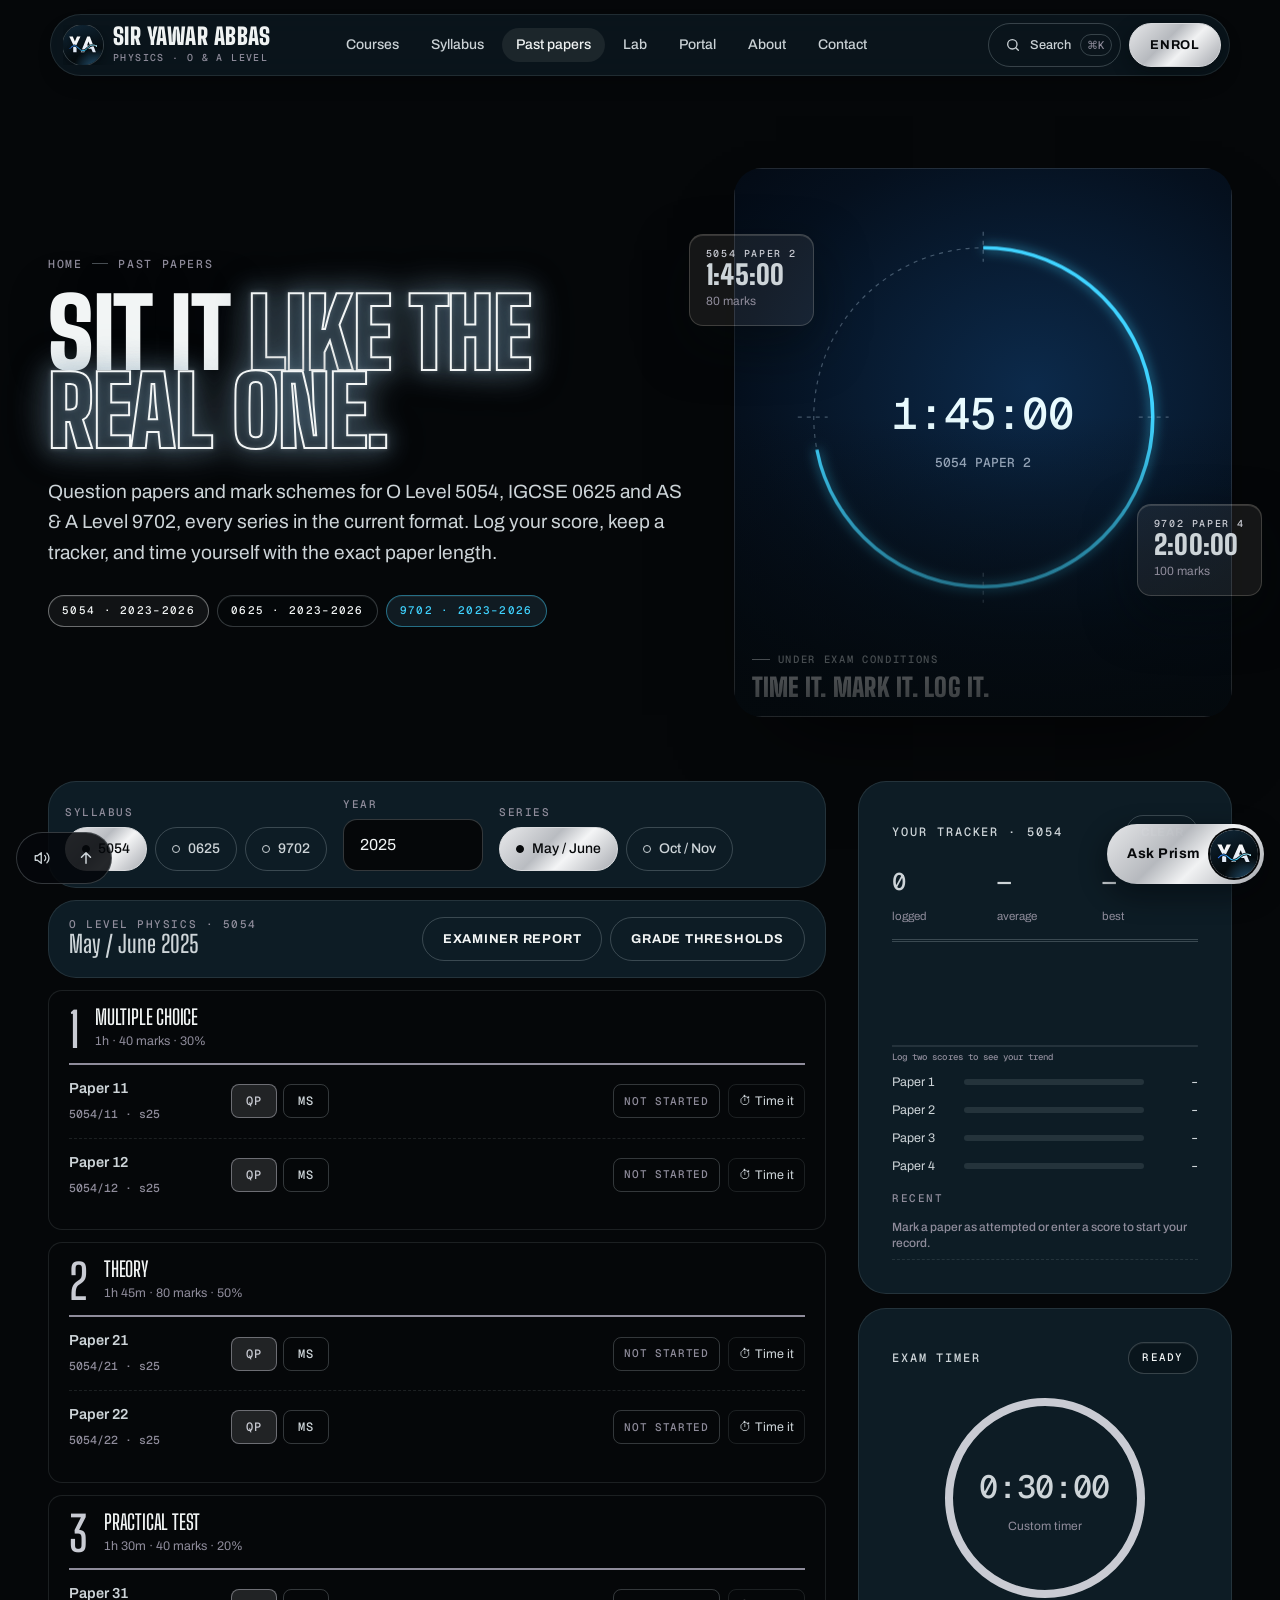
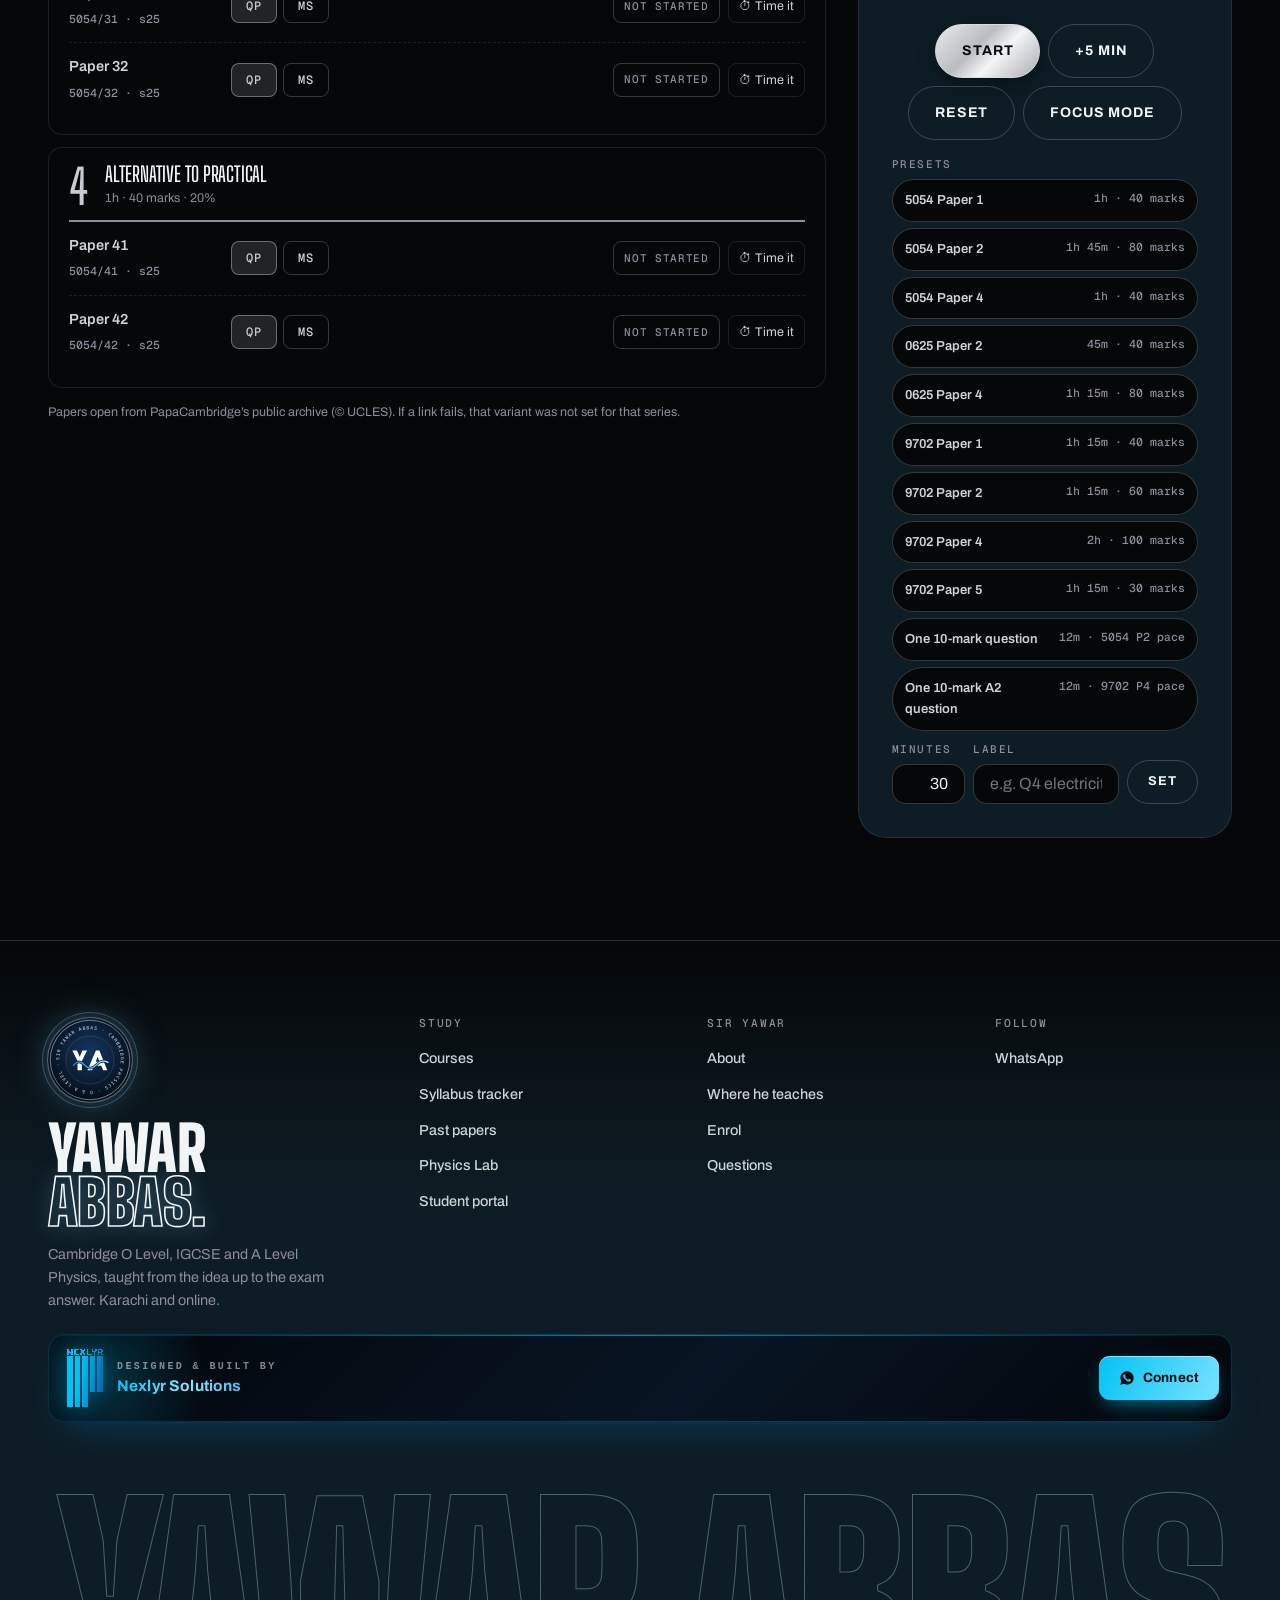
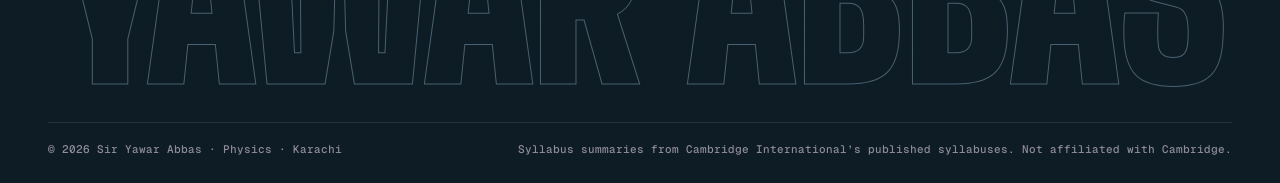
<file: past-papers.html>
<!doctype html><html lang="en" data-theme="dark"><head><meta charset="utf-8"><meta name="viewport" content="width=device-width,initial-scale=1,viewport-fit=cover"><title>Past papers — Physics 5054, 0625, 9702 · Sir Yawar Abbas</title><meta name="description" content="Cambridge Physics past papers and mark schemes for 5054, 0625 and 9702, a score tracker and an exam timer with focus mode."><link rel="canonical" href="https://sir-yawar-abbas.nexlyr.solutions/past-papers.html"><meta name="theme-color" content="#040a12"><meta property="og:type" content="website"><meta property="og:site_name" content="Sir Yawar Abbas · Physics"><meta property="og:title" content="Past papers — Physics 5054, 0625, 9702 · Sir Yawar Abbas"><meta property="og:description" content="Cambridge Physics past papers and mark schemes for 5054, 0625 and 9702, a score tracker and an exam timer with focus mode."><meta property="og:url" content="https://sir-yawar-abbas.nexlyr.solutions/past-papers.html"><meta property="og:image" content="https://sir-yawar-abbas.nexlyr.solutions/og.jpg"><meta property="og:image:width" content="1200"><meta property="og:image:height" content="630"><meta name="twitter:card" content="summary_large_image"><link rel="icon" type="image/svg+xml" href="favicon.svg"><link rel="apple-touch-icon" href="apple-touch-icon.png"><script>(function(){var d=document.documentElement;d.dataset.theme="dark";try{localStorage.removeItem("ya-theme");}catch(e){}try{if(!sessionStorage.getItem("ya-seen"))d.classList.add("ld-on");}catch(e){}})();</script><link rel="preload" href="assets/fonts/big-shoulders-display-latin-900-normal.woff2?v=9ec6b61a" as="font" type="font/woff2" crossorigin><link rel="preload" href="assets/fonts/archivo-latin-400-normal.woff2?v=9246d621" as="font" type="font/woff2" crossorigin><link rel="stylesheet" href="assets/site.css?v=e99ed3dc"><style>@layer base{.pp-main{position:relative;padding-bottom:clamp(60px,8vw,110px)}
.pp-g{display:grid;grid-template-columns:minmax(0,1.35fr) minmax(0,.65fr);gap:clamp(18px,2.6vw,32px);align-items:start}
.pp-ctl{display:grid;grid-template-columns:auto 140px 1fr;gap:16px;align-items:end;padding:16px}
.pp-sbar{display:flex;flex-wrap:wrap;justify-content:space-between;align-items:center;gap:12px;margin-top:12px;padding:16px 20px}
.pp-sbar .lbl{display:block}
.pp-sbar b{font:500 1.5rem/1.1 var(--f-display)}
.pp-sbar .lnk{display:flex;gap:8px;flex-wrap:wrap}
.pp-list{display:grid;gap:12px;margin-top:12px}
.ppp{padding:18px 20px;border-radius:14px;border:1px solid var(--line-w);background:var(--glass);box-shadow:var(--hi);-webkit-backdrop-filter:blur(12px);backdrop-filter:blur(12px)}
.ppp-h{display:grid;grid-template-columns:auto 1fr auto;gap:16px;align-items:center;padding-bottom:12px;border-bottom:2px solid var(--ink-3)}
.ppp-h .num-big{font:italic 500 3rem/.8 var(--f-display);color:var(--brass)}
.ppp-h h3{font:500 1.3rem/1.1 var(--f-display)}
.ppp-h small{display:block;margin-top:4px;font-size:12.5px;color:var(--ink-3)}
.ppp-h .avg{font:500 12px/1 var(--f-mono);color:var(--green)}
.pv{display:grid;grid-template-columns:150px auto 1fr auto;gap:12px;align-items:center;padding:12px 0;border-bottom:1px dashed var(--rule)}
.pv:last-child{border-bottom:0}
.pv .code b{display:block;font-weight:600;font-size:14.5px}
.pv .code small{font:500 11.5px/1 var(--f-mono);color:var(--ink-3)}
.dl{display:flex;gap:6px}
.dl a{display:inline-grid;place-items:center;height:34px;min-width:46px;padding:0 10px;border-radius:8px;border:1px solid var(--rule-2);font:500 12px/1 var(--f-mono);letter-spacing:.06em;transition:all .25s}
.dl a.qp{background:color-mix(in srgb,var(--brass) 14%,transparent);border-color:color-mix(in srgb,var(--brass) 45%,transparent);color:var(--brass)}
.dl a:hover{border-color:var(--brass);transform:translateY(-1px)}
.pv-state{display:flex;flex-wrap:wrap;gap:8px;align-items:center;justify-content:flex-end}
.st{height:34px;padding:0 10px;border-radius:8px;border:1px solid var(--rule-2);font:500 11px/1 var(--f-mono);letter-spacing:.06em;text-transform:uppercase;color:var(--ink-3)}
.st[data-s="attempted"]{color:var(--brass);border-color:color-mix(in srgb,var(--brass) 50%,transparent)}
.st[data-s="marked"]{color:var(--green);border-color:color-mix(in srgb,var(--green) 55%,transparent);background:color-mix(in srgb,var(--green) 10%,transparent)}
.score{display:inline-flex;align-items:center;gap:6px;font:500 11.5px/1 var(--f-mono);color:var(--ink-3)}
.score input{width:64px;height:34px;padding:0 8px;border-radius:8px;border:1px solid var(--rule-2);background:rgba(0,0,0,.2);text-align:right;font-family:var(--f-mono)}
:root[data-theme="light"] .score input{background:#fff}
.time-it{height:34px;padding:0 10px;border-radius:8px;border:1px solid var(--line-w);font-size:12.5px;color:var(--ink-2)}
.time-it:hover{border-color:var(--brass);color:var(--ink)}
.pp-note{margin-top:14px;font-size:12.5px;color:var(--ink-3)}
.pp-r{position:relative;display:grid;gap:14px}
.trk-h{display:flex;justify-content:space-between;align-items:center;margin-bottom:14px}
.trk-ask{display:flex;flex-wrap:wrap;gap:8px;align-items:center;margin-bottom:12px;font-size:13px;color:var(--ink-2)}
.trk-k{display:grid;grid-template-columns:repeat(3,1fr);gap:8px;padding-bottom:12px;border-bottom:3px double var(--rule-2)}
.trk-k b{display:block;font-size:1.5rem;font-weight:500}
.trk-k span{font-size:11.5px;color:var(--ink-3)}
.trk-chart{width:100%;height:110px;margin:12px 0 4px}
.trk-chart .ax{stroke:var(--rule-2);stroke-width:1}
.trk-chart .ln{fill:none;stroke:var(--brass);stroke-width:2;vector-effect:non-scaling-stroke}
.trk-chart .ar{fill:url(#tg)}
.trk-chart .pt{fill:var(--bg);stroke:var(--brass);stroke-width:2;vector-effect:non-scaling-stroke}
.trk-chart text{font:500 9px var(--f-mono);fill:var(--ink-3)}
.trk-bars{display:grid;gap:8px;margin-top:8px}
.tb-row{display:grid;grid-template-columns:62px 1fr 44px;gap:10px;align-items:center;font-size:12.5px}
.tb-row b{font:500 12px var(--f-mono);text-align:right}
.trk-rec{display:grid;gap:0;margin-top:8px}
.trk-rec li{display:flex;justify-content:space-between;padding:7px 0;border-bottom:1px dashed var(--rule);font:500 12px/1.3 var(--f-mono);color:var(--ink-2)}
.trk-rec li.none{color:var(--ink-3);font-family:var(--f-body)}
.tm-ring{position:relative;width:min(220px,100%);margin:0 auto}
.tm-ring svg,.fo-ring svg{width:100%;transform:rotate(-90deg)}
.tm-bg{fill:none;stroke:var(--rule);stroke-width:8}
.tm-fg{fill:none;stroke:var(--brass);stroke-width:8;stroke-linecap:butt;transition:stroke-dashoffset .25s linear,stroke .3s}
.tm-fg.warn{stroke:var(--red)}
.tm-ring>div{position:absolute;inset:0;display:grid;place-content:center;text-align:center;gap:6px;padding:0 30px}
.tm-ring b{font-size:2rem;font-weight:500}
.tm-ring span{font-size:12px;color:var(--ink-3);line-height:1.3}
.tm-btns{display:flex;flex-wrap:wrap;gap:8px;justify-content:center;margin-top:16px}
.tm-pre{display:grid;gap:6px}
.tm-pre button{display:grid;grid-template-columns:1fr auto;gap:8px;padding:10px 12px;border-radius:8px;border:1px solid var(--line-w);text-align:left;font-size:13px;transition:all .25s}
.tm-pre button:hover{border-color:var(--brass)}
.tm-pre b{font-weight:600}
.tm-pre span{font:500 11.5px/1.4 var(--f-mono);color:var(--ink-3)}
.tm-cus{display:flex;gap:8px;align-items:flex-end;margin-top:12px}
.tm-cus .field{flex:1}
.tm-cus input{height:40px!important}
.focus{position:fixed;inset:0;z-index:140;display:grid;place-items:center;background:var(--bg);visibility:hidden;opacity:0;transition:opacity .4s,visibility 0s .4s}
.focus::before{content:"";position:absolute;inset:0;background:repeating-linear-gradient(180deg,transparent 0 47px,var(--ruling) 47px 48px)}
.focus.open{visibility:visible;opacity:1;transition:opacity .4s}
.fo-in{position:relative;display:grid;justify-items:center;gap:18px;text-align:center;padding:20px}
.fo-ring{position:relative;width:min(340px,78vw)}
.fo-ring b{position:absolute;inset:0;display:grid;place-items:center;font-size:clamp(2.4rem,7vw,3.6rem);font-weight:500}
.fo-tip{max-width:46ch;font-size:14px;color:var(--ink-3)}
.tdock{position:fixed;z-index:59;left:50%;bottom:16px;transform:translateX(-50%);display:flex;align-items:center;gap:6px;padding:6px;border-radius:12px;border:1px solid var(--rule-2);background:var(--panel-solid);box-shadow:var(--shadow)}
.tdock button{width:38px;height:38px;border-radius:8px;display:grid;place-items:center;color:var(--ink-2)}
.tdock button:hover{background:rgba(255,255,255,.06);color:var(--ink)}
.tdock svg{width:16px;height:16px}
.tdock div{display:grid;padding:0 8px;min-width:110px}
.tdock b{font-size:15px;font-weight:500}
.tdock span{font-size:11px;color:var(--ink-3);max-width:180px;white-space:nowrap;overflow:hidden;text-overflow:ellipsis}
@media (max-width:1060px){.pp-g{grid-template-columns:1fr}.pp-r{position:relative;top:0;grid-template-columns:1fr 1fr}}
@media (max-width:720px){.pp-ctl{grid-template-columns:1fr 1fr}.pp-ctl .field:first-child{grid-column:1/-1}.pp-r{grid-template-columns:1fr}.pv{grid-template-columns:1fr auto;gap:10px}.pv-state{grid-column:1/-1;justify-content:flex-start}.tdock{bottom:calc(86px + env(safe-area-inset-bottom,0px))}}}
</style></head><body data-page="past-papers"><a class="skip" href="#main">Skip to content</a><div class="bg-base" aria-hidden="true"></div><div class="aurora" aria-hidden="true"><i></i><i></i><i></i></div><canvas id="bg3d" aria-hidden="true"></canvas><div class="bg-veil" aria-hidden="true"></div><div class="grain" aria-hidden="true"></div><div class="ldx" aria-hidden="true"><div class="ldx-fill"><div class="ldx-grp"><div class="ldx-w">YAWAR<div class="ldx-gold"><img src="assets/img/yawar-abbas.webp?v=66fcc3b0" alt="" decoding="async"><i class="ldx-shine"></i></div><i class="ldx-crest"></i></div><div class="ldx-s">O &amp; A Level Physics &middot; Karachi</div></div></div><div class="ldx-ink"><div class="ldx-grp"><div class="ldx-w"><span><i>Y</i></span><span class="ldx-i"><i>A</i></span><span><i>W</i></span><span><i>A</i></span><span><i>R</i></span></div><div class="ldx-s"><span>O &amp; A Level Physics &middot; Karachi</span></div></div></div><div class="ldx-m ldx-tl"><img src="assets/img/ya-mark.svg?v=c2f24b2e" alt="" width="195" height="122"><span>Sir Yawar Abbas</span></div><div class="ldx-m ldx-tr">Cambridge Physics</div><div class="ldx-m ldx-bl"><b id="ldN">000</b><span>Charging the field</span></div><div class="ldx-m ldx-br">O Level 5054 &middot; IGCSE 0625<br>AS &amp; A Level 9702</div></div><div class="pt" aria-hidden="true"><div class="pt-bg"></div><div class="pt-in"><span class="pt-f"></span><div class="pt-w"></div></div><i class="pt-line"></i></div><i class="sprog" aria-hidden="true"></i><header class="nav"><a class="brand" href="index.html" aria-label="Sir Yawar Abbas, home"><span class="seal" aria-hidden="true"><img src="assets/img/ya-mark.svg?v=c2f24b2e" alt="" width="195" height="122" decoding="async"></span><span class="brand-t"><b>Sir Yawar Abbas</b><span>Physics · O &amp; A Level</span></span></a><nav class="nav-links" aria-label="Main"><a href="courses.html">Courses</a><a href="syllabus.html">Syllabus</a><a href="past-papers.html" aria-current="page">Past papers</a><a href="lab.html">Lab</a><a href="portal.html">Portal</a><a href="about.html">About</a><a href="contact.html">Contact</a></nav><div class="nav-r"><button class="nav-search" type="button" data-cmdk aria-label="Search the site"><svg viewBox="0 0 24 24" fill="none" stroke="currentColor" stroke-width="2" stroke-linecap="round"><circle cx="11" cy="11" r="7"/><path d="m20 20-3.5-3.5"/></svg><span>Search</span><kbd>⌘K</kbd></button><a class="btn btn-pri btn-sm btn-enrol" href="contact.html#enrol">Enrol</a><button class="burger" type="button" aria-label="Menu" aria-expanded="false" aria-controls="menu"><span></span><span></span></button></div></header><div class="menu" id="menu" aria-hidden="true"><nav aria-label="Mobile"><a href="index.html"><small>01</small>Home<i>f.01</i></a><a href="courses.html"><small>02</small>Courses<i>f.02</i></a><a href="syllabus.html"><small>03</small>Syllabus<i>f.03</i></a><a href="past-papers.html" aria-current="page"><small>04</small>Past papers<i>f.04</i></a><a href="lab.html"><small>05</small>Lab<i>f.05</i></a><a href="portal.html"><small>06</small>Portal<i>f.06</i></a><a href="about.html"><small>07</small>About<i>f.07</i></a><a href="contact.html"><small>08</small>Contact<i>f.08</i></a></nav><div class="menu-foot"><a class="btn btn-pri" data-wa="Assalam o Alaikum, I would like to enrol in Physics with Sir Yawar Abbas." href="contact.html#enrol" target="_blank" rel="noopener">WhatsApp</a><a class="btn btn-sm mf-portal" href="portal.html">Student portal</a><button class="btn btn-sm" type="button" data-sound-toggle>Sound</button></div></div><main id="main"><section class="phero" data-shape="prism" data-shape-x=".56" data-shape-y=".06" data-shape-s=".62" data-shape-a=".5" data-shape-my="-.52" data-shape-ms=".4" data-shape-ma=".22">
  <div class="wrap phero-g">
    <div>
      <nav class="crumbs" aria-label="Breadcrumb"><a href="index.html">Home</a><i></i><span>Past papers</span></nav>
      <h1 class="display" data-split>Sit it <em>like the real one.</em></h1>
      <p class="lede" data-rv>Question papers and mark schemes for O Level 5054, IGCSE 0625 and AS &amp; A Level 9702, every series in the current format. Log your score, keep a tracker, and time yourself with the exact paper length.</p>
      <div class="phero-meta" data-rv><span class="tag brass">5054 &middot; 2023&ndash;2026</span><span class="tag">0625 &middot; 2023&ndash;2026</span><span class="tag violet">9702 &middot; 2023&ndash;2026</span></div>
    </div>
    <div class="phero-art" data-rv="scale">
      <figure class="ph phv" data-par><svg viewBox="0 0 500 550" preserveAspectRatio="xMidYMid slice" aria-hidden="true"><circle cx="250" cy="250" r="170" class="pv-axis"/><circle cx="250" cy="250" r="170" class="pv-curve" stroke-dasharray="1068" stroke-dashoffset="300" transform="rotate(-90 250 250)"/><g class="pv-axis"><path d="M250 64V94M250 406V436M64 250H94M406 250H436"/></g><text x="250" y="262" text-anchor="middle" style="font-size:44px;fill:#e9fbff">1:45:00</text><text x="250" y="300" text-anchor="middle">5054 PAPER 2</text></svg><figcaption class="ph-c"><span class="ph-cap">Under exam conditions</span><b>Time it. Mark it. Log it.</b></figcaption></figure>
      <div class="float f-a"><span>5054 Paper 2</span><b class="num">1:45:00</b><small>80 marks</small></div>
      <div class="float f-b"><span>9702 Paper 4</span><b class="num">2:00:00</b><small>100 marks</small></div>
    </div>
  </div>
</section>

<section class="pp-main" data-shape="wave" data-shape-a=".35">
  <div class="wrap pp-g">
    <div class="pp-l">
      <div class="pp-ctl card">
        <div class="field"><label>Syllabus</label><div class="seg" id="ppCode"><button type="button" data-v="5054" aria-pressed="true">5054</button><button type="button" data-v="0625" aria-pressed="false">0625</button><button type="button" data-v="9702" aria-pressed="false">9702</button></div></div>
        <div class="field"><label for="ppYear">Year</label><select id="ppYear"></select></div>
        <div class="field"><label>Series</label><div class="seg" id="ppSess"></div></div>
      </div>
      <div class="pp-sbar card" id="ppBar"></div>
      <div class="pp-list" id="ppList"></div>
      <p class="pp-note">Papers open from PapaCambridge&rsquo;s public archive (&copy; UCLES). If a link fails, that variant was not set for that series.</p>
    </div>
    <aside class="pp-r">
      <div class="card pad trk" id="tracker">
        <div class="trk-h"><span class="folio">Your tracker &middot; <b id="trkCode">5054</b></span><button class="btn btn-xs btn-ghost" type="button" id="tClear">Clear</button></div>
        <div class="trk-ask" id="tClearAsk" hidden><span>Clear every score for this syllabus?</span><button class="btn btn-xs" type="button" id="tClearYes">Yes, clear</button><button class="btn btn-xs btn-ghost" type="button" id="tClearNo">Keep</button></div>
        <div class="trk-k"><div><b class="num" id="tAttempts">0</b><span>logged</span></div><div><b class="num" id="tAvg">&mdash;</b><span>average</span></div><div><b class="num" id="tBest">&mdash;</b><span>best</span></div></div>
        <svg class="trk-chart" id="tChart" viewBox="0 0 300 110" preserveAspectRatio="none" aria-label="Score trend"></svg>
        <div class="trk-bars" id="tBars"></div>
        <span class="lbl" style="display:block;margin-top:16px">Recent</span>
        <ul class="trk-rec" id="tRecent"></ul>
      </div>
      <div class="card pad tm" id="timer">
        <div class="trk-h"><span class="folio">Exam timer</span><span class="tag" id="tmTag">ready</span></div>
        <div class="tm-ring"><svg viewBox="0 0 220 220"><circle cx="110" cy="110" r="96" class="tm-bg"/><circle cx="110" cy="110" r="96" class="tm-fg" id="bigRing"/></svg><div><b class="num" id="bigTime">0:30:00</b><span id="bigLabel">Custom timer</span></div></div>
        <div class="tm-btns"><button class="btn btn-pri" type="button" data-tm="toggle" id="bigToggle">Start</button><button class="btn" type="button" data-tm="plus">+5 min</button><button class="btn btn-ghost" type="button" data-tm="reset">Reset</button><button class="btn btn-ghost" type="button" data-tm="focus">Focus mode</button></div>
        <span class="lbl" style="display:block;margin:18px 0 8px">Presets</span>
        <div class="tm-pre" id="tmPresets"></div>
        <form class="tm-cus" id="tmCustom"><div class="field"><label for="tmMin">Minutes</label><input id="tmMin" type="number" min="1" max="300" value="30"></div><div class="field" style="flex:2"><label for="tmLabel">Label</label><input id="tmLabel" placeholder="e.g. Q4 electricity"></div><button class="btn btn-sm" type="submit">Set</button></form>
      </div>
    </aside>
  </div>
</section>

<div class="focus" id="focus" aria-hidden="true">
  <div class="fo-in">
    <span class="folio" id="foLabel">Paper</span>
    <div class="fo-ring"><svg viewBox="0 0 320 320"><circle cx="160" cy="160" r="146" class="tm-bg"/><circle cx="160" cy="160" r="146" class="tm-fg" id="foRing"/></svg><b class="num" id="foTime">0:00:00</b></div>
    <div class="tm-btns"><button class="btn btn-pri" type="button" data-tm="toggle" id="foToggle">Pause</button><button class="btn" type="button" data-tm="plus">+5 min</button><button class="btn btn-ghost" type="button" data-tm="unfocus">Exit focus</button></div>
    <p class="fo-tip">Phone face down. Read every question once before you write. Leave the last five minutes for checking units and significant figures.</p>
  </div>
</div>
<div class="tdock" id="tdock" hidden><button type="button" data-tm="toggle" id="dockToggle" aria-label="Pause or resume"></button><div><b class="num" id="dockTime">0:00</b><span id="dockLabel"></span></div><button type="button" data-tm="focus" aria-label="Focus mode"><svg viewBox="0 0 24 24" fill="none" stroke="currentColor" stroke-width="2"><path d="M4 9V4h5M20 9V4h-5M4 15v5h5M20 15v5h-5"/></svg></button><button type="button" data-tm="close" aria-label="Stop timer">&times;</button></div>
</main><footer class="foot"><div class="wrap"><div class="foot-top"><div><img class="foot-logo" src="assets/img/ya-logo.svg?v=a43a119a" alt="Sir Yawar Abbas, O &amp; A Level Physics" width="448" height="448" loading="lazy" decoding="async"><p class="foot-word">Yawar<span>Abbas.</span></p><p class="small" style="margin-top:14px;max-width:36ch">Cambridge O Level, IGCSE and A Level Physics, taught from the idea up to the exam answer. Karachi and online.</p></div><div><h4>Study</h4><ul><li><a href="courses.html">Courses</a></li><li><a href="syllabus.html">Syllabus tracker</a></li><li><a href="past-papers.html">Past papers</a></li><li><a href="lab.html">Physics Lab</a></li><li><a href="portal.html">Student portal</a></li></ul></div><div><h4>Sir Yawar</h4><ul><li><a href="about.html">About</a></li><li><a href="about.html#where">Where he teaches</a></li><li><a href="contact.html#enrol">Enrol</a></li><li><a href="contact.html#faq">Questions</a></li></ul></div><div><h4>Follow</h4><ul><li><a data-wa="Assalam o Alaikum" href="contact.html">WhatsApp</a></li><li><a data-href="instagram" href="#">Instagram</a></li><li><a data-href="facebook" href="#">Facebook</a></li><li><a data-href="youtube" href="#">YouTube</a></li><li><a data-href="linkedin" href="#">LinkedIn</a></li></ul></div></div><div class="nxb">
      <a class="nxb__id" href="https://nexlyr.solutions/" target="_blank" rel="noopener"
         aria-label="Nexlyr Solutions — the studio that designed and built this site">
        <span class="nxb__mk" aria-hidden="true"><svg viewBox="0 0 631 1011" xmlns="http://www.w3.org/2000/svg" shape-rendering="crispEdges" role="img" aria-label="Nexlyr Solutions logo"><defs><linearGradient id="nxbLogoG" gradientUnits="userSpaceOnUse" x1="277.4" y1="43.9" x2="724.3" y2="114.7"><stop offset="0" stop-color="#01C2F4"/><stop offset="1" stop-color="#0169B3"/></linearGradient></defs><g fill="url(#nxbLogoG)"><rect x="2.5" y="1" width="27.2" height="6.8"/><rect x="70.5" y="1" width="27.2" height="6.8"/><rect x="124.9" y="1" width="88.4" height="6.8"/><rect x="233.7" y="1" width="27.2" height="6.8"/><rect x="294.9" y="1" width="27.2" height="6.8"/><rect x="342.5" y="1" width="27.2" height="6.8"/><rect x="430.9" y="1" width="27.2" height="6.8"/><rect x="492.1" y="1" width="27.2" height="6.8"/><rect x="539.7" y="1" width="74.8" height="6.8"/><rect x="2.5" y="7.8" width="34" height="6.8"/><rect x="70.5" y="7.8" width="27.2" height="6.8"/><rect x="124.9" y="7.8" width="88.4" height="6.8"/><rect x="233.7" y="7.8" width="27.2" height="6.8"/><rect x="294.9" y="7.8" width="27.2" height="6.8"/><rect x="342.5" y="7.8" width="27.2" height="6.8"/><rect x="430.9" y="7.8" width="27.2" height="6.8"/><rect x="492.1" y="7.8" width="27.2" height="6.8"/><rect x="539.7" y="7.8" width="81.6" height="6.8"/><rect x="2.5" y="14.6" width="34" height="6.8"/><rect x="70.5" y="14.6" width="27.2" height="6.8"/><rect x="124.9" y="14.6" width="27.2" height="6.8"/><rect x="233.7" y="14.6" width="34" height="6.8"/><rect x="288.1" y="14.6" width="34" height="6.8"/><rect x="342.5" y="14.6" width="27.2" height="6.8"/><rect x="430.9" y="14.6" width="27.2" height="6.8"/><rect x="492.1" y="14.6" width="27.2" height="6.8"/><rect x="539.7" y="14.6" width="27.2" height="6.8"/><rect x="600.9" y="14.6" width="27.2" height="6.8"/><rect x="2.5" y="21.4" width="40.8" height="6.8"/><rect x="70.5" y="21.4" width="27.2" height="6.8"/><rect x="124.9" y="21.4" width="27.2" height="6.8"/><rect x="240.5" y="21.4" width="34" height="6.8"/><rect x="281.3" y="21.4" width="34" height="6.8"/><rect x="342.5" y="21.4" width="27.2" height="6.8"/><rect x="430.9" y="21.4" width="27.2" height="6.8"/><rect x="492.1" y="21.4" width="27.2" height="6.8"/><rect x="539.7" y="21.4" width="27.2" height="6.8"/><rect x="600.9" y="21.4" width="27.2" height="6.8"/><rect x="2.5" y="28.2" width="47.6" height="6.8"/><rect x="70.5" y="28.2" width="27.2" height="6.8"/><rect x="124.9" y="28.2" width="27.2" height="6.8"/><rect x="247.3" y="28.2" width="61.2" height="6.8"/><rect x="342.5" y="28.2" width="27.2" height="6.8"/><rect x="437.7" y="28.2" width="27.2" height="6.8"/><rect x="485.3" y="28.2" width="27.2" height="6.8"/><rect x="539.7" y="28.2" width="27.2" height="6.8"/><rect x="600.9" y="28.2" width="27.2" height="6.8"/><rect x="2.5" y="35" width="54.4" height="6.8"/><rect x="70.5" y="35" width="27.2" height="6.8"/><rect x="124.9" y="35" width="27.2" height="6.8"/><rect x="254.1" y="35" width="47.6" height="6.8"/><rect x="342.5" y="35" width="27.2" height="6.8"/><rect x="444.5" y="35" width="27.2" height="6.8"/><rect x="478.5" y="35" width="27.2" height="6.8"/><rect x="539.7" y="35" width="27.2" height="6.8"/><rect x="600.9" y="35" width="27.2" height="6.8"/><rect x="2.5" y="41.8" width="27.2" height="6.8"/><rect x="36.5" y="41.8" width="27.2" height="6.8"/><rect x="70.5" y="41.8" width="27.2" height="6.8"/><rect x="124.9" y="41.8" width="81.6" height="6.8"/><rect x="260.9" y="41.8" width="34" height="6.8"/><rect x="342.5" y="41.8" width="27.2" height="6.8"/><rect x="451.3" y="41.8" width="47.6" height="6.8"/><rect x="539.7" y="41.8" width="27.2" height="6.8"/><rect x="600.9" y="41.8" width="27.2" height="6.8"/><rect x="2.5" y="48.6" width="27.2" height="6.8"/><rect x="36.5" y="48.6" width="27.2" height="6.8"/><rect x="70.5" y="48.6" width="27.2" height="6.8"/><rect x="124.9" y="48.6" width="81.6" height="6.8"/><rect x="260.9" y="48.6" width="34" height="6.8"/><rect x="342.5" y="48.6" width="27.2" height="6.8"/><rect x="458.1" y="48.6" width="34" height="6.8"/><rect x="539.7" y="48.6" width="27.2" height="6.8"/><rect x="600.9" y="48.6" width="27.2" height="6.8"/><rect x="2.5" y="55.4" width="27.2" height="6.8"/><rect x="43.3" y="55.4" width="54.4" height="6.8"/><rect x="124.9" y="55.4" width="27.2" height="6.8"/><rect x="254.1" y="55.4" width="47.6" height="6.8"/><rect x="342.5" y="55.4" width="27.2" height="6.8"/><rect x="464.9" y="55.4" width="27.2" height="6.8"/><rect x="539.7" y="55.4" width="81.6" height="6.8"/><rect x="2.5" y="62.2" width="27.2" height="6.8"/><rect x="43.3" y="62.2" width="54.4" height="6.8"/><rect x="124.9" y="62.2" width="27.2" height="6.8"/><rect x="247.3" y="62.2" width="61.2" height="6.8"/><rect x="342.5" y="62.2" width="27.2" height="6.8"/><rect x="464.9" y="62.2" width="27.2" height="6.8"/><rect x="539.7" y="62.2" width="74.8" height="6.8"/><rect x="2.5" y="69" width="27.2" height="6.8"/><rect x="50.1" y="69" width="47.6" height="6.8"/><rect x="124.9" y="69" width="27.2" height="6.8"/><rect x="240.5" y="69" width="34" height="6.8"/><rect x="281.3" y="69" width="34" height="6.8"/><rect x="342.5" y="69" width="27.2" height="6.8"/><rect x="464.9" y="69" width="27.2" height="6.8"/><rect x="539.7" y="69" width="27.2" height="6.8"/><rect x="580.5" y="69" width="34" height="6.8"/><rect x="2.5" y="75.8" width="27.2" height="6.8"/><rect x="56.9" y="75.8" width="40.8" height="6.8"/><rect x="124.9" y="75.8" width="27.2" height="6.8"/><rect x="233.7" y="75.8" width="34" height="6.8"/><rect x="288.1" y="75.8" width="34" height="6.8"/><rect x="342.5" y="75.8" width="27.2" height="6.8"/><rect x="464.9" y="75.8" width="27.2" height="6.8"/><rect x="539.7" y="75.8" width="27.2" height="6.8"/><rect x="587.3" y="75.8" width="34" height="6.8"/><rect x="2.5" y="82.6" width="27.2" height="6.8"/><rect x="63.7" y="82.6" width="34" height="6.8"/><rect x="124.9" y="82.6" width="88.4" height="6.8"/><rect x="233.7" y="82.6" width="27.2" height="6.8"/><rect x="294.9" y="82.6" width="27.2" height="6.8"/><rect x="342.5" y="82.6" width="88.4" height="6.8"/><rect x="464.9" y="82.6" width="27.2" height="6.8"/><rect x="539.7" y="82.6" width="27.2" height="6.8"/><rect x="594.1" y="82.6" width="34" height="6.8"/><rect x="2.5" y="89.4" width="27.2" height="6.8"/><rect x="70.5" y="89.4" width="27.2" height="6.8"/><rect x="124.9" y="89.4" width="88.4" height="6.8"/><rect x="233.7" y="89.4" width="27.2" height="6.8"/><rect x="294.9" y="89.4" width="27.2" height="6.8"/><rect x="342.5" y="89.4" width="88.4" height="6.8"/><rect x="464.9" y="89.4" width="27.2" height="6.8"/><rect x="539.7" y="89.4" width="27.2" height="6.8"/><rect x="600.9" y="89.4" width="27.2" height="6.8"/><rect x="0" y="128" width="98.5" height="883"/><rect x="133.25" y="128" width="98.5" height="883"/><rect x="266.5" y="128" width="98.5" height="883"/><rect x="399.75" y="128" width="98.5" height="630"/><rect x="533" y="128" width="98.5" height="630"/></g></svg></span>
        <span class="nxb__tx"><span class="nxb__kk">Designed &amp; built by</span><span class="nxb__nm">Nexlyr Solutions</span></span>
      </a>
      <a class="nxb__go" target="_blank" rel="noopener"
         href="https://wa.me/923053687680?text=Hi%20Nexlyr%21%20I%20saw%20Sir%20Yawar%20Abbas%27s%20website%20and%20I%27d%20like%20a%20site%20like%20it."
         aria-label="Connect with Nexlyr Solutions on WhatsApp">
        <svg viewBox="0 0 24 24" fill="currentColor" aria-hidden="true"><path d="M12.04 2C6.58 2 2.14 6.44 2.14 11.9c0 1.75.46 3.45 1.32 4.95L2.05 22l5.28-1.38a9.86 9.86 0 0 0 4.71 1.2c5.46 0 9.9-4.44 9.9-9.9S17.5 2 12.04 2zm5.8 14.06c-.24.68-1.4 1.3-1.94 1.35-.5.05-1.13.07-1.82-.11-.42-.13-.96-.31-1.65-.61-2.9-1.25-4.8-4.17-4.95-4.37-.14-.2-1.18-1.57-1.18-3s.75-2.13 1.02-2.42c.26-.29.58-.36.77-.36l.55.01c.18.01.42-.07.65.5.24.58.82 2 .89 2.14.07.15.12.32.02.51-.09.2-.14.32-.28.49l-.42.49c-.14.14-.28.29-.12.57.16.29.72 1.18 1.54 1.91 1.06.94 1.95 1.23 2.23 1.37.28.15.44.12.6-.07.17-.2.7-.81.88-1.09.19-.29.37-.24.63-.14.25.09 1.62.76 1.9.9.28.15.46.22.53.34.07.12.07.68-.17 1.34z"/></svg>
        Connect
      </a>
    </div><div class="foot-mark" aria-hidden="true"><div class="fm-o">YAWAR ABBAS</div><div class="fm-f">YAWAR ABBAS</div></div><div class="foot-meta"><span>© <span data-year>2026</span> Sir Yawar Abbas · Physics · Karachi</span><span>Syllabus summaries from Cambridge International’s published syllabuses. Not affiliated with Cambridge.</span></div></div></footer><div class="dock" role="toolbar" aria-label="Display"><button type="button" data-sound-btn aria-label="Sound"></button><button type="button" data-top-btn aria-label="Back to top"><svg class="ring" viewBox="0 0 34 34" aria-hidden="true"><circle cx="17" cy="17" r="16"/></svg><svg viewBox="0 0 24 24" fill="none" stroke="currentColor" stroke-width="2" stroke-linecap="round" stroke-linejoin="round"><path d="M12 19V5M6 11l6-6 6 6"/></svg></button></div><button class="fab" type="button" aria-controls="bot" aria-expanded="false"><span class="seal" aria-hidden="true"><img src="assets/img/ya-mark.svg?v=c2f24b2e" alt="" width="195" height="122" decoding="async"></span><span class="t">Ask Prism</span></button><nav class="mbar" aria-label="Quick actions"><button class="mb-ask" type="button" data-ask><span class="seal" aria-hidden="true"><img src="assets/img/ya-mark.svg?v=c2f24b2e" alt="" width="195" height="122" decoding="async"></span><span class="mb-t"><small>Ask</small><b>Prism</b></span></button><a class="btn btn-pri mb-enrol" data-wa="Assalam o Alaikum, I would like to enrol in Physics classes with Sir Yawar Abbas." href="contact.html#enrol" target="_blank" rel="noopener">Enrol <svg class="ic" viewBox="0 0 24 24" fill="currentColor"><path d="M12 2a10 10 0 0 0-8.6 15.1L2 22l5-1.3A10 10 0 1 0 12 2zm5.3 14.1c-.2.6-1.3 1.2-1.8 1.2-.5.1-1 .2-3.3-.7-2.8-1.1-4.6-4-4.7-4.2-.1-.2-1.1-1.5-1.1-2.9s.7-2 1-2.3c.3-.3.6-.3.8-.3h.6c.2 0 .4 0 .6.5l.8 2c.1.2.1.4 0 .5l-.4.6-.4.4c-.1.1-.3.3-.1.6.2.3.8 1.3 1.7 2.1 1.2 1 2.1 1.3 2.4 1.5.3.1.5.1.6-.1l.8-1c.2-.3.4-.2.6-.1l1.9.9c.3.1.5.2.5.3.1.2.1.7-.1 1.3z"/></svg></a><button class="mb-ic" type="button" data-cmdk aria-label="Search the site"><svg viewBox="0 0 24 24" fill="none" stroke="currentColor" stroke-width="2" stroke-linecap="round"><circle cx="11" cy="11" r="7"/><path d="m20 20-3.5-3.5"/></svg></button></nav><div class="bot" id="bot" role="dialog" aria-label="Ask Prism" aria-hidden="true"><div class="bot-h"><span class="seal" aria-hidden="true"><img src="assets/img/ya-mark.svg?v=c2f24b2e" alt="" width="195" height="122" decoding="async"></span><div><b>Prism</b><small><i></i>Help desk · answers instantly</small></div><button class="xbtn" type="button" aria-label="Close">×</button></div><div class="bot-log" aria-live="polite"></div><div class="bot-chips"><button class="chip" type="button">Fees and timings</button><button class="chip" type="button" data-q="Where does he teach?">Where he teaches</button><button class="chip" type="button" data-q="Are classes online or on-site?">Online or on-site?</button><button class="chip" type="button" data-q="How long is 9702 paper 4?">9702 Paper 4 length</button><button class="chip" type="button" data-q="refractive index formula">Refractive index</button><button class="chip" type="button" data-q="What is half-life">What is half-life?</button><button class="chip" type="button" data-q="terminal velocity">Terminal velocity</button></div><form class="bot-f" autocomplete="off"><input type="text" placeholder="Ask about classes, a topic or an equation…" aria-label="Your question"><button type="submit" aria-label="Send"><svg viewBox="0 0 24 24" fill="none" stroke="currentColor" stroke-width="2" stroke-linecap="round" stroke-linejoin="round"><path d="M5 12h14M13 6l6 6-6 6"/></svg></button></form></div><div class="cmdk" id="cmdk" role="dialog" aria-modal="true" aria-label="Search" aria-hidden="true"><div class="scrim"></div><div class="cmdk-box"><div class="cmdk-in"><svg viewBox="0 0 24 24" fill="none" stroke="currentColor" stroke-width="2" stroke-linecap="round"><circle cx="11" cy="11" r="7"/><path d="m20 20-3.5-3.5"/></svg><input id="cmdkIn" placeholder="Jump to a page, topic, tool or action…" autocomplete="off" aria-label="Search"><kbd>esc</kbd></div><div class="cmdk-list" id="cmdkList" role="listbox"></div><div class="cmdk-foot"><span>↑↓ move</span><span>↵ open</span><span>/ or ⌘K</span></div></div></div><div class="modal" id="modal" aria-hidden="true"><div class="scrim" data-close></div><div class="modal-box" role="dialog" aria-modal="true"><button class="xbtn" type="button" data-close aria-label="Close">×</button><div id="modalBody"></div></div></div><div class="cursor" aria-hidden="true"><i class="c-dot"></i><i class="c-ring"></i></div><script src="assets/vendor/gsap.min.js?v=47da594c"></script><script src="assets/vendor/ScrollTrigger.min.js?v=ba1fa78e"></script><script src="assets/vendor/lenis.min.js?v=79e3a064"></script><script>window.RA_THREE="assets/vendor/three.min.js?v=eb854986"</script><script src="config.js?v=12c91d7c"></script><script src="assets/app.js?v=6c6ef9f0"></script><script>RA.page(function () {
const { $, $$, esc, store, Snd, toast } = RA, D = RA.DATA, PM = D.PMETA;
const BASE = 'https://pastpapers.papacambridge.com/directories/CAIE/CAIE-pastpapers/upload/';
/* years limited to the current paper format so timings and marks are right for every listed year */
const CFG = { '5054': { years: [2023, 2026], sess: ['s', 'w'], v: [1, 2], mv: [] }, '0625': { years: [2023, 2026], sess: ['m', 's', 'w'], v: [1, 2, 3], mv: [2] }, '9702': { years: [2023, 2026], sess: ['m', 's', 'w'], v: [1, 2, 3], mv: [2] } };
const RELEASED = { 2026: { '5054': ['s'], '0625': ['m', 's'], '9702': ['m', 's'] } };
const SESS = { m: 'Feb / March', s: 'May / June', w: 'Oct / Nov' };
const V = { code: '5054', year: 2025, sess: 's' };
let rec = store.get('ya-pp', {});
const save = () => store.set('ya-pp', rec);
const yy = y => String(y).slice(2);
const dur = m => m < 60 ? m + 'm' : Math.floor(m / 60) + 'h' + (m % 60 ? ' ' + m % 60 + 'm' : '');

function years() {
  const c = CFG[V.code], sel = $('#ppYear'); sel.innerHTML = '';
  for (let y = c.years[1]; y >= c.years[0]; y--) sel.insertAdjacentHTML('beforeend', '<option value="' + y + '">' + y + '</option>');
  if (V.year > c.years[1] || V.year < c.years[0]) V.year = c.years[1];
  sel.value = V.year;
}
function sessions() {
  let ss = CFG[V.code].sess.slice(); const r = RELEASED[V.year]; if (r && r[V.code]) ss = ss.filter(s => r[V.code].includes(s));
  if (!ss.includes(V.sess)) V.sess = ss.includes('s') ? 's' : ss[0];
  $('#ppSess').innerHTML = ss.map(s => '<button type="button" data-v="' + s + '" aria-pressed="' + (s === V.sess) + '">' + SESS[s] + '</button>').join('');
}
function render() {
  const c = CFG[V.code], tag = V.code + '_' + V.sess + yy(V.year), vars = V.sess === 'm' ? c.mv : c.v;
  $('#ppBar').innerHTML = '<div><span class="lbl">' + esc(PM[V.code].name) + ' · ' + V.code + '</span><b>' + SESS[V.sess] + ' ' + V.year + '</b></div><div class="lnk"><a class="btn btn-sm" target="_blank" rel="noopener" href="' + BASE + tag + '_er.pdf">Examiner report</a><a class="btn btn-sm" target="_blank" rel="noopener" href="' + BASE + tag + '_gt.pdf">Grade thresholds</a></div>';
  $('#ppList').innerHTML = Object.entries(PM[V.code].papers).map(([p, m]) => {
    const rows = vars.map(v => {
      const id = tag + '_' + p + v, r = rec[id] || {}, st = r.s || 'none';
      return '<div class="pv" data-id="' + id + '" data-p="' + p + '"><span class="code"><b>Paper ' + p + v + '</b><small>' + V.code + '/' + p + v + ' · ' + V.sess + yy(V.year) + '</small></span>' +
        '<span class="dl"><a class="qp" target="_blank" rel="noopener" href="' + BASE + tag + '_qp_' + p + v + '.pdf">QP</a><a target="_blank" rel="noopener" href="' + BASE + tag + '_ms_' + p + v + '.pdf">MS</a></span><span></span>' +
        '<span class="pv-state"><button type="button" class="st" data-s="' + st + '">' + ({ none: 'Not started', attempted: 'Attempted', marked: 'Marked' })[st] + '</button>' +
        (st !== 'none' ? '<label class="score">Score <input type="number" min="0" max="' + m.m + '" inputmode="numeric" value="' + (r.sc != null ? r.sc : '') + '" aria-label="Score out of ' + m.m + '"> / ' + m.m + '</label>' : '') +
        '<button type="button" class="time-it" data-p="' + p + '" data-v="' + v + '">⏱ Time it</button></span></div>';
    }).join('');
    const sc = vars.map(v => rec[tag + '_' + p + v]).filter(r => r && r.sc != null);
    const avg = sc.length ? Math.round(sc.reduce((a, b) => a + b.sc, 0) / sc.length / m.m * 100) + '% avg' : '';
    return '<article class="ppp"><div class="ppp-h"><span class="num-big">' + p + '</span><div><h3>' + esc(m.n) + '</h3><small>' + dur(m.min) + ' · ' + m.m + ' marks · ' + esc(m.w) + '</small></div><span class="avg">' + avg + '</span></div>' + rows + '</article>';
  }).join('');
  if (window.gsap && !RA.RM) gsap.from('#ppList .ppp', { y: 18, opacity: 0, duration: .6, ease: 'expo.out', stagger: .06, clearProps: 'all' });
  tracker(); history.replaceState(null, '', '#p-' + V.code + '-' + V.year);
}
$('#ppCode').addEventListener('click', e => { const b = e.target.closest('button'); if (!b) return; V.code = b.dataset.v; $$('#ppCode button').forEach(x => x.setAttribute('aria-pressed', String(x === b))); years(); sessions(); render(); });
$('#ppYear').addEventListener('change', e => { V.year = +e.target.value; sessions(); render(); });
$('#ppSess').addEventListener('click', e => { const b = e.target.closest('button'); if (!b) return; V.sess = b.dataset.v; sessions(); render(); });
$('#ppList').addEventListener('click', e => {
  const st = e.target.closest('.st');
  if (st) { const id = st.closest('.pv').dataset.id, cur = (rec[id] || {}).s || 'none', nx = { none: 'attempted', attempted: 'marked', marked: 'none' }[cur];
    if (nx === 'none') delete rec[id]; else rec[id] = Object.assign({}, rec[id] || {}, { s: nx, ts: Date.now() }); save(); render(); nx === 'marked' ? Snd.chime() : Snd.soft(); return; }
  const t = e.target.closest('.time-it');
  if (t) { const p = t.dataset.p, v = t.dataset.v, m = PM[V.code].papers[p]; Timer.set(m.min * 60, V.code + ' Paper ' + p + v + ' · ' + SESS[V.sess].split(' / ')[1] + ' ' + V.year, V.code + '_' + V.sess + yy(V.year) + '_' + p + v, m.m); Timer.start(); toast('Timer started: ' + dur(m.min)); if (innerWidth < 1060) RA.go('#timer'); }
});
$('#ppList').addEventListener('change', e => {
  const i = e.target.closest('.score input'); if (!i) return;
  const id = i.closest('.pv').dataset.id, max = +i.max; let v = parseInt(i.value, 10);
  if (isNaN(v)) { if (rec[id]) delete rec[id].sc; } else { v = Math.max(0, Math.min(max, v)); rec[id] = Object.assign({}, rec[id] || {}, { s: 'marked', sc: v, ts: Date.now() }); Snd.coin(); RA.BG && RA.BG.pulse(); }
  save(); render();
});

/* tracker */
function pid(id) { const parts = id.split('_'); return { c: parts[0], ser: parts[1], p: parts[2][0], pv: parts[2] }; }
function tracker() {
  const all = Object.entries(rec).filter(([id]) => id.startsWith(V.code + '_'));
  const scored = all.filter(([, r]) => r.sc != null).sort((a, b) => a[1].ts - b[1].ts);
  const pct = ([id, r]) => r.sc / PM[V.code].papers[pid(id).p].m * 100;
  const P = scored.map(pct);
  $('#trkCode').textContent = V.code; $('#tAttempts').textContent = all.length;
  $('#tAvg').textContent = P.length ? Math.round(P.reduce((a, b) => a + b, 0) / P.length) + '%' : '—';
  $('#tBest').textContent = P.length ? Math.round(Math.max.apply(null, P)) + '%' : '—';
  $('#tBars').innerHTML = Object.keys(PM[V.code].papers).map(p => { const ps = scored.filter(([id]) => pid(id).p === p).map(pct); const a = ps.length ? Math.round(ps.reduce((x, y) => x + y, 0) / ps.length) : 0;
    return '<div class="tb-row"><span>Paper ' + p + '</span><span class="bar"><i style="--w:' + a + '%"></i></span><b>' + (ps.length ? a + '%' : '–') + '</b></div>'; }).join('');
  const recent = all.slice().sort((a, b) => (b[1].ts || 0) - (a[1].ts || 0)).slice(0, 5);
  $('#tRecent').innerHTML = recent.length ? recent.map(([id, r]) => { const k = pid(id); return '<li><span>' + k.c + ' ' + k.ser + ' P' + k.pv + '</span><span>' + (r.sc != null ? r.sc + '/' + PM[k.c].papers[k.p].m : r.s) + '</span></li>'; }).join('') : '<li class="none">Mark a paper as attempted or enter a score to start your record.</li>';
  // chart
  const svg = $('#tChart'), W = 300, H = 110, pad = 14;
  if (P.length < 2) { svg.innerHTML = '<line class="ax" x1="0" y1="' + (H - 18) + '" x2="' + W + '" y2="' + (H - 18) + '"/><text x="0" y="' + (H - 4) + '">Log two scores to see your trend</text>'; return; }
  const pts = P.slice(-12).map((v, i, a) => [pad + i * (W - pad * 2) / (a.length - 1), (H - 18) - v / 100 * (H - 30)]);
  const d = pts.map((p, i) => (i ? 'L' : 'M') + p[0].toFixed(1) + ' ' + p[1].toFixed(1)).join(' ');
  svg.innerHTML = '<defs><linearGradient id="tg" x1="0" x2="0" y1="0" y2="1"><stop offset="0" stop-color="var(--brass)" stop-opacity=".35"/><stop offset="1" stop-color="var(--brass)" stop-opacity="0"/></linearGradient></defs>' +
    [0, 50, 100].map(v => { const y = (H - 18) - v / 100 * (H - 30); return '<line class="ax" x1="0" x2="' + W + '" y1="' + y + '" y2="' + y + '" stroke-dasharray="2 4"/><text x="' + (W - 22) + '" y="' + (y - 3) + '">' + v + '%</text>'; }).join('') +
    '<path class="ar" d="' + d + ' L' + pts[pts.length - 1][0] + ' ' + (H - 18) + ' L' + pts[0][0] + ' ' + (H - 18) + 'Z"/><path class="ln" d="' + d + '"/>' + pts.map(p => '<circle class="pt" cx="' + p[0] + '" cy="' + p[1] + '" r="3"/>').join('');
}
$('#tClear').addEventListener('click', () => { $('#tClearAsk').hidden = false; $('#tClear').hidden = true; });
$('#tClearNo').addEventListener('click', () => { $('#tClearAsk').hidden = true; $('#tClear').hidden = false; });
$('#tClearYes').addEventListener('click', () => { Object.keys(rec).forEach(k => { if (k.startsWith(V.code + '_')) delete rec[k]; }); save(); render(); $('#tClearAsk').hidden = true; $('#tClear').hidden = false; toast('Tracker cleared for ' + V.code); });

/* timer */
const Timer = (function () {
  let s = store.get('ya-timer', null) || { total: 1800, left: 1800, run: false, end: 0, label: 'Custom timer', id: null, max: 100, warned: {} };
  let iv = null;
  const fmt = t => { t = Math.max(0, Math.round(t)); const h = Math.floor(t / 3600), m = Math.floor(t % 3600 / 60), x = t % 60; return h + ':' + String(m).padStart(2, '0') + ':' + String(x).padStart(2, '0'); };
  const left = () => s.run ? Math.max(0, (s.end - Date.now()) / 1000) : s.left;
  const persist = () => store.set('ya-timer', s);
  function paint() {
    const l = left(), f = s.total ? l / s.total : 0, warn = l <= 300 && l > 0;
    [['#bigRing', 603.19], ['#foRing', 917.35]].forEach(([id, C]) => { const r = $(id); if (!r) return; r.style.strokeDasharray = C; r.style.strokeDashoffset = (C * (1 - f)).toFixed(1); r.classList.toggle('warn', warn); });
    const t = fmt(l); $('#bigTime').textContent = t; $('#foTime').textContent = t; $('#dockTime').textContent = l >= 3600 ? t : t.slice(2);
    $('#bigLabel').textContent = s.label; $('#dockLabel').textContent = s.label; $('#foLabel').textContent = s.label;
    $('#bigToggle').textContent = s.run ? 'Pause' : (l < s.total && l > 0 ? 'Resume' : 'Start'); $('#foToggle').textContent = s.run ? 'Pause' : 'Resume';
    $('#dockToggle').innerHTML = s.run ? '<svg viewBox="0 0 24 24" fill="currentColor"><rect x="6" y="5" width="4" height="14" rx="1"/><rect x="14" y="5" width="4" height="14" rx="1"/></svg>' : '<svg viewBox="0 0 24 24" fill="currentColor"><path d="M8 5v14l11-7z"/></svg>';
    $('#tmTag').textContent = s.run ? 'running' : (l < s.total && l > 0 ? 'paused' : 'ready');
    $('#tdock').hidden = !(s.run || (l < s.total && l > 0));
    document.title = s.run ? '⏱ ' + t + ' · Past papers' : document.title.replace(/^⏱ [\d:]+ · /, '');
  }
  function tick() {
    const l = left();
    [[900, '15 minutes left'], [300, '5 minutes left']].forEach(([at, msg]) => { if (s.total > at && l <= at && !s.warned[at]) { s.warned[at] = 1; persist(); Snd.alarm(); toast(msg); } });
    if (l <= 0 && s.run) { s.run = false; s.left = 0; persist(); clearInterval(iv); paint(); done(); return; }
    paint();
  }
  function start() { if (s.left <= 0) s.left = s.total; s.run = true; s.end = Date.now() + s.left * 1000; persist(); clearInterval(iv); iv = setInterval(tick, 250); Snd.open(); paint(); }
  function pause() { s.left = left(); s.run = false; persist(); clearInterval(iv); Snd.close(); paint(); }
  function set(sec, label, id, max) { clearInterval(iv); s = { total: sec, left: sec, run: false, end: 0, label, id: id || null, max: max || 100, warned: {} }; persist(); paint(); }
  function done() {
    Snd.alarm(); unfocus(); toast('Time. Pens down.');
    RA.modal('<span class="folio">Time’s up</span><h2 class="title-sm" style="margin:10px 48px 10px 0">' + esc(s.label) + '</h2><p class="lede" style="font-size:15px">Mark it against the mark scheme, then log your score.</p><form id="scoreForm" style="display:grid;gap:12px;margin-top:18px"><div class="field"><label for="scIn">Score out of ' + s.max + '</label><input id="scIn" type="number" min="0" max="' + s.max + '" inputmode="numeric"></div><button class="btn btn-pri" type="submit">Save to tracker</button></form>');
    $('#scoreForm').addEventListener('submit', e => { e.preventDefault(); const v = parseInt($('#scIn').value, 10); if (isNaN(v)) { $('#scIn').setAttribute('aria-invalid', 'true'); Snd.err(); return; } if (s.id) { rec[s.id] = { s: 'marked', sc: Math.max(0, Math.min(s.max, v)), ts: Date.now() }; save(); render(); } RA.closeModal(); Snd.coin(); toast('Saved: ' + v + '/' + s.max); });
  }
  function focus() { $('#focus').classList.add('open'); $('#focus').setAttribute('aria-hidden', 'false'); RA.lock(true); Snd.whoosh(); try { document.documentElement.requestFullscreen && document.documentElement.requestFullscreen().catch(() => { }); } catch (e) { } }
  function unfocus() { if (!$('#focus').classList.contains('open')) return; $('#focus').classList.remove('open'); $('#focus').setAttribute('aria-hidden', 'true'); RA.lock(false); try { document.fullscreenElement && document.exitFullscreen(); } catch (e) { } }
  document.addEventListener('click', e => {
    const b = e.target.closest('[data-tm]'); if (!b) return; const a = b.dataset.tm;
    if (a === 'toggle') s.run ? pause() : start();
    else if (a === 'plus') { if (s.run) s.end += 300000; else s.left += 300; s.total += 300; persist(); paint(); toast('+5 minutes'); }
    else if (a === 'reset') set(s.total, s.label, s.id, s.max);
    else if (a === 'focus') focus(); else if (a === 'unfocus') unfocus();
    else if (a === 'close') { pause(); set(s.total, s.label, s.id, s.max); }
  });
  addEventListener('keydown', e => { if (e.key === 'Escape') unfocus(); });
  if (s.run) iv = setInterval(tick, 250);
  paint();
  return { set, start, pause };
})();

const PRE = [['5054', '1'], ['5054', '2'], ['5054', '4'], ['0625', '2'], ['0625', '4'], ['9702', '1'], ['9702', '2'], ['9702', '4'], ['9702', '5']];
$('#tmPresets').innerHTML = PRE.map(([c, p]) => { const m = PM[c].papers[p]; return '<button type="button" data-c="' + c + '" data-p="' + p + '"><b>' + c + ' Paper ' + p + '</b><span>' + dur(m.min) + ' · ' + m.m + ' marks</span></button>'; }).join('') +
  '<button type="button" data-min="12" data-l="One 10-mark 5054 question"><b>One 10-mark question</b><span>12m · 5054 P2 pace</span></button>' +
  '<button type="button" data-min="12" data-l="One 10-mark 9702 question"><b>One 10-mark A2 question</b><span>12m · 9702 P4 pace</span></button>';
$('#tmPresets').addEventListener('click', e => { const b = e.target.closest('button'); if (!b) return; if (b.dataset.min) Timer.set(+b.dataset.min * 60, b.dataset.l, null, 10); else { const m = PM[b.dataset.c].papers[b.dataset.p]; Timer.set(m.min * 60, b.dataset.c + ' Paper ' + b.dataset.p + ' · ' + m.n, null, m.m); } Timer.start(); });
$('#tmCustom').addEventListener('submit', e => { e.preventDefault(); const m = Math.max(1, Math.min(300, parseInt($('#tmMin').value, 10) || 30)); Timer.set(m * 60, $('#tmLabel').value.trim() || m + ' minute timer', null, 100); Timer.start(); });

/* deep links: #p-5054-2024 · #t-9702-4 */
const h = location.hash.slice(1); let mm;
if ((mm = h.match(/^p-(5054|0625|9702)(?:-(20\d\d))?$/))) { V.code = mm[1]; if (mm[2]) V.year = +mm[2]; }
if ((mm = h.match(/^t-(5054|0625|9702)-([1-6])$/))) { V.code = mm[1]; const m = PM[mm[1]].papers[mm[2]] || PM[mm[1]].papers[1]; Timer.set(m.min * 60, mm[1] + ' Paper ' + mm[2] + ' · ' + m.n, null, m.m); setTimeout(() => RA.go('#timer'), 700); }
$$('#ppCode button').forEach(x => x.setAttribute('aria-pressed', String(x.dataset.v === V.code)));
years(); sessions(); render();
});
</script></body></html>
</file>
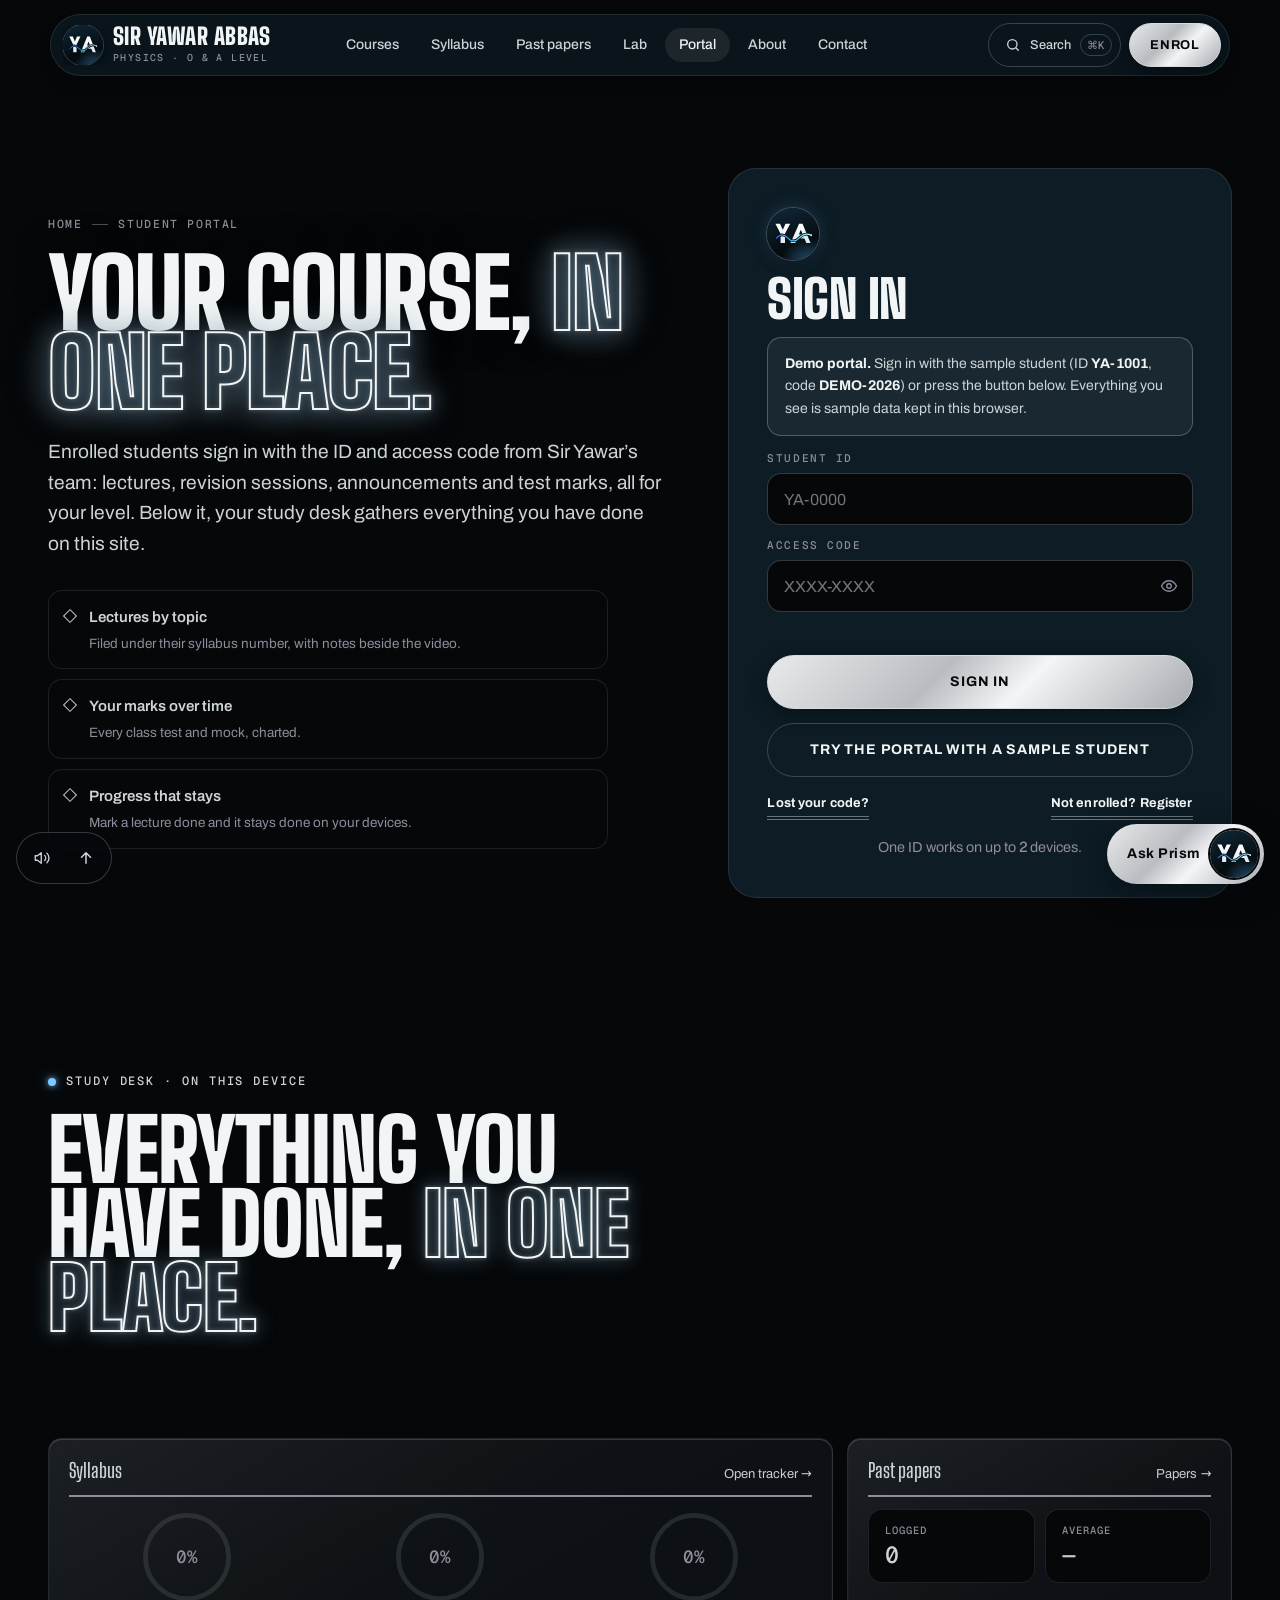
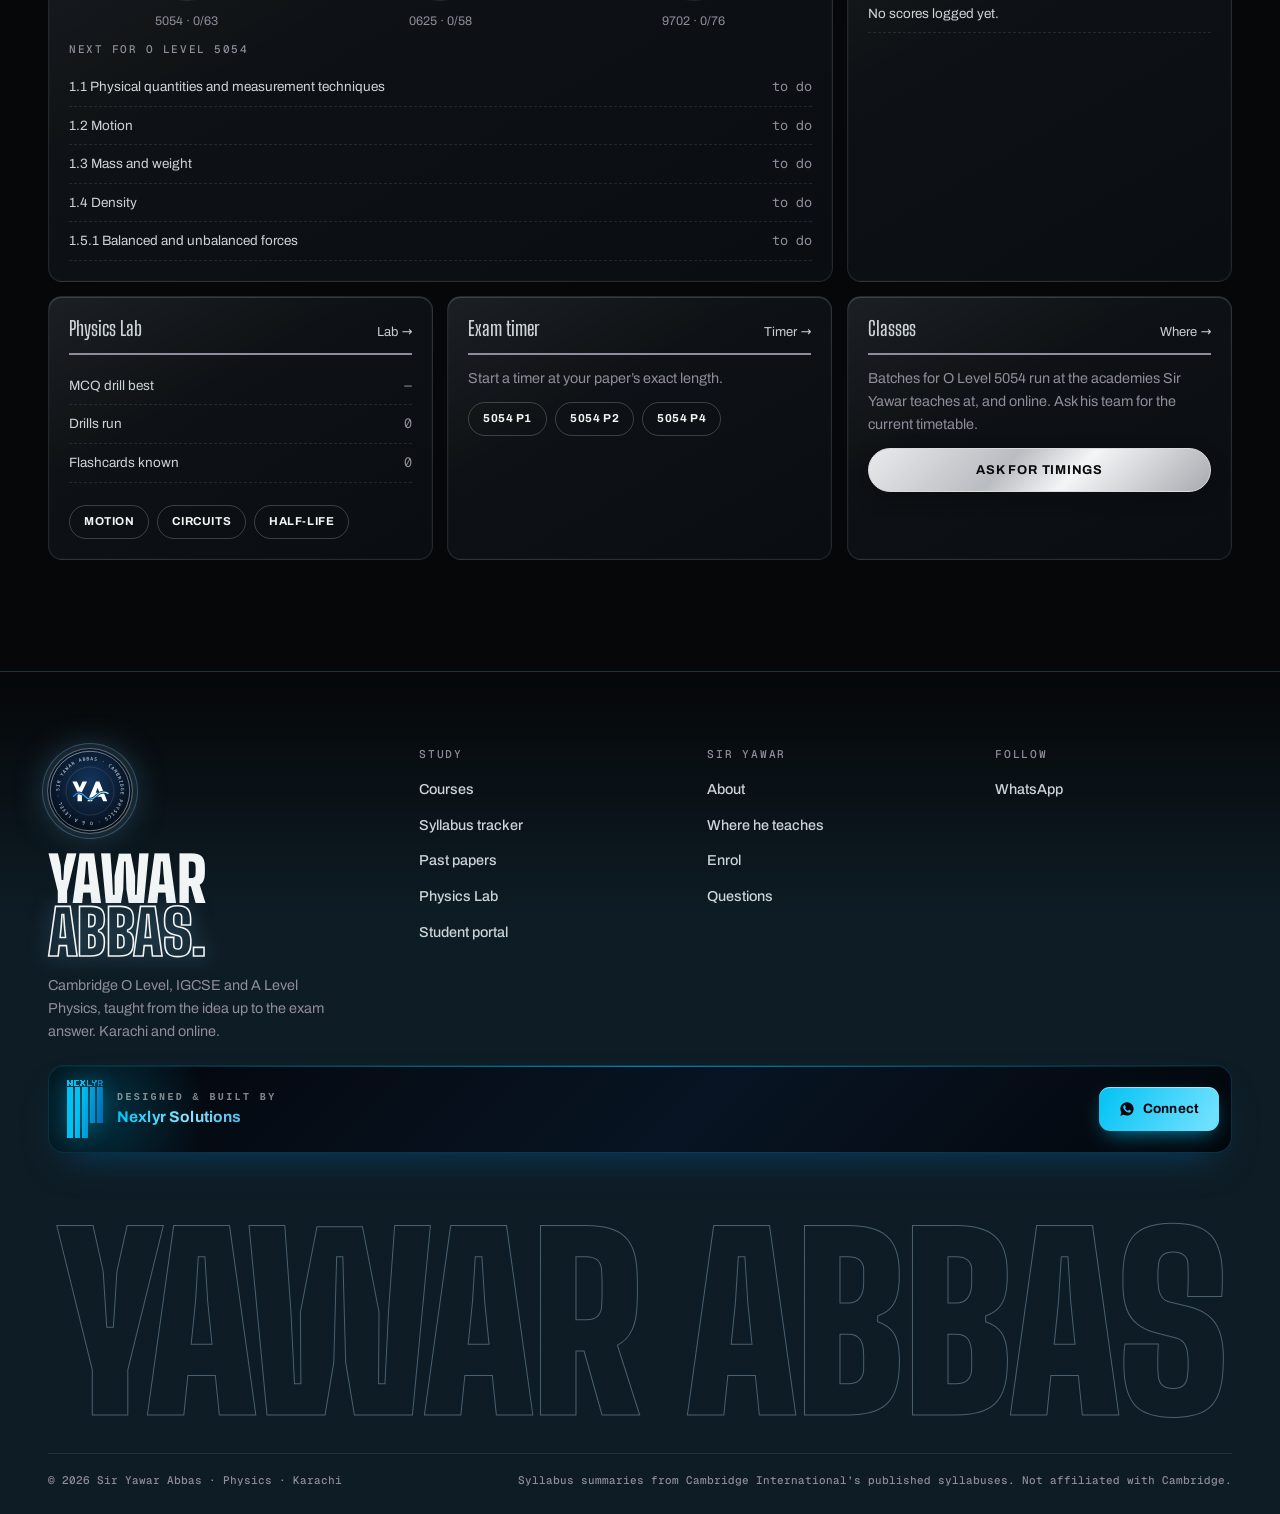
<file: portal.html>
<!doctype html><html lang="en" data-theme="dark"><head><meta charset="utf-8"><meta name="viewport" content="width=device-width,initial-scale=1,viewport-fit=cover"><title>Student portal · Sir Yawar Abbas Physics</title><meta name="description" content="The student portal for Sir Yawar Abbas’s Physics classes: lectures by topic, announcements, marks and your study desk. Demo version."><meta name="robots" content="noindex"><link rel="canonical" href="https://sir-yawar-abbas.nexlyr.solutions/portal.html"><meta name="theme-color" content="#040a12"><meta property="og:type" content="website"><meta property="og:site_name" content="Sir Yawar Abbas · Physics"><meta property="og:title" content="Student portal · Sir Yawar Abbas Physics"><meta property="og:description" content="The student portal for Sir Yawar Abbas’s Physics classes: lectures by topic, announcements, marks and your study desk. Demo version."><meta property="og:url" content="https://sir-yawar-abbas.nexlyr.solutions/portal.html"><meta property="og:image" content="https://sir-yawar-abbas.nexlyr.solutions/og.jpg"><meta property="og:image:width" content="1200"><meta property="og:image:height" content="630"><meta name="twitter:card" content="summary_large_image"><link rel="icon" type="image/svg+xml" href="favicon.svg"><link rel="apple-touch-icon" href="apple-touch-icon.png"><script>(function(){var d=document.documentElement;d.dataset.theme="dark";try{localStorage.removeItem("ya-theme");}catch(e){}try{if(!sessionStorage.getItem("ya-seen"))d.classList.add("ld-on");}catch(e){}})();</script><link rel="preload" href="assets/fonts/big-shoulders-display-latin-900-normal.woff2?v=9ec6b61a" as="font" type="font/woff2" crossorigin><link rel="preload" href="assets/fonts/archivo-latin-400-normal.woff2?v=9246d621" as="font" type="font/woff2" crossorigin><link rel="stylesheet" href="assets/site.css?v=e99ed3dc"><style>@layer base{.po-g{display:grid;grid-template-columns:minmax(0,1.1fr) minmax(0,.9fr);gap:clamp(24px,5vw,72px);align-items:center}
.po-feats{display:grid;gap:10px;margin-top:30px;max-width:560px}
.po-feats li{display:grid;grid-template-columns:auto 1fr;gap:4px 14px;padding:14px 16px;border-radius:10px;border:1px solid var(--line-w);background:color-mix(in srgb,var(--panel) 75%,transparent)}
.po-feats li::before{content:"";grid-row:span 2;width:10px;height:10px;margin-top:6px;border:1px solid var(--brass);transform:rotate(45deg)}
.po-feats b{font-weight:600;font-size:15px}
.po-feats span{font-size:13.5px;color:var(--ink-3)}
.po-auth{padding:clamp(24px,3vw,40px);display:grid;gap:16px}
.po-auth .seal{width:52px;height:52px}
.po-auth .seal b{font-size:23px}
.po-form{display:grid;gap:14px}
.pw{position:relative}
.pw input{padding-right:48px}
.eye{position:absolute;right:6px;top:50%;transform:translateY(-50%);width:36px;height:36px;display:grid;place-items:center;color:var(--ink-3);border-radius:8px}
.eye:hover{color:var(--brass)}
.eye svg{width:18px;height:18px}
.err{min-height:1.2em;font:500 12.5px/1.4 var(--f-mono);color:var(--bad)}
.po-auth-f{display:flex;flex-wrap:wrap;justify-content:space-between;gap:10px;font-size:14px}
.po-dev{text-align:center}
.po-dash{position:relative;padding:calc(var(--nav-h) + 40px) 0 20px}
.po-preview{margin-bottom:14px}
.po-top{display:flex;flex-wrap:wrap;align-items:center;justify-content:space-between;gap:16px;padding:18px 22px}
.po-who{display:flex;align-items:center;gap:14px}
.po-who .seal{width:50px;height:50px}
.po-who .h3{margin-top:6px}
.po-stats{display:flex;gap:0;border:1px solid var(--rule-2);border-radius:10px;overflow:hidden}
.po-stats>div{display:grid;justify-items:center;padding:8px 16px}
.po-stats>div+div{border-left:1px solid var(--rule)}
.po-stats b{font-size:1.3rem;font-weight:500}
.po-stats span{font-size:11px;color:var(--ink-3)}
.po-tabs{margin:16px 0}
.po-tabs i{font:normal 600 11px/1 var(--f-mono);margin-left:6px;color:var(--red)}
.po-tabs button[aria-pressed="true"] i{color:#7a1f15}
.po-pane{min-height:240px}
.lec-sec{margin-bottom:16px;border-radius:12px;border:1px solid var(--line-w);background:var(--glass);box-shadow:var(--hi);overflow:hidden;animation:tIn .5s var(--e-out) both}
.lec-h{display:flex;justify-content:space-between;align-items:center;gap:12px;padding:14px 18px;border-bottom:2px solid var(--ink-3)}
.lec-h b{font:500 1.2rem/1.1 var(--f-display)}
.lec-h span{font:500 11.5px/1 var(--f-mono);color:var(--ink-3)}
.lec{display:grid;grid-template-columns:auto 52px 1fr auto auto;gap:12px;align-items:center;padding:12px 18px;border-bottom:1px dashed var(--rule)}
.lec:last-child{border-bottom:0}
.lec .tk{width:24px;height:24px;border-radius:8px;border:1.5px solid var(--rule-3);display:grid;place-items:center;color:transparent;transition:all .25s}
.lec .tk.on{background:var(--green);border-color:var(--green);color:#03140c}
.lec .tk svg{width:14px;height:14px}
.lec .tp{font:500 12px/1 var(--f-mono);color:var(--brass)}
.lec .tt b{display:block;font-weight:600;font-size:14.5px}
.lec .tt small{font-size:12px;color:var(--ink-3)}
.lec.done .tt b{color:var(--ink-3)}
.ann{padding:18px 20px;border-radius:12px;border:1px solid var(--line-w);background:var(--glass);box-shadow:var(--hi);margin-bottom:12px;animation:tIn .5s var(--e-out) both}
.ann.pin{border-color:color-mix(in srgb,var(--brass) 45%,transparent)}
.ann-h{display:flex;justify-content:space-between;gap:12px;align-items:baseline}
.ann-h b{font:500 1.25rem/1.15 var(--f-display)}
.ann-h span{font:500 11.5px/1 var(--f-mono);color:var(--ink-3);white-space:nowrap}
.ann p{margin-top:8px;font-size:14.5px;color:var(--ink-2);white-space:pre-line}
.mk-g{display:grid;grid-template-columns:minmax(0,1fr) minmax(0,1fr);gap:16px;align-items:start}
.player{display:grid;gap:14px}
.player .frame{aspect-ratio:16/9;border-radius:10px;overflow:hidden;background:#000}
.player iframe,.player video{width:100%;height:100%;border:0;display:block}
.modal-box.wide{width:min(980px,100%)}
.desk-lv{display:flex;flex-wrap:wrap;align-items:center;gap:12px;margin-bottom:18px}
.desk{display:grid;grid-template-columns:repeat(3,minmax(0,1fr));gap:14px}
.dk{padding:20px;border-radius:14px;border:1px solid var(--line-w);background:var(--glass);box-shadow:var(--hi);-webkit-backdrop-filter:blur(12px);backdrop-filter:blur(12px);display:grid;gap:12px;align-content:start;animation:tIn .6s var(--e-out) both}
.dk.w2{grid-column:span 2}
.dk-h{display:flex;justify-content:space-between;align-items:baseline;gap:10px;padding-bottom:10px;border-bottom:2px solid var(--ink-3)}
.dk-h b{font:500 1.25rem/1.1 var(--f-display)}
.dk-h a{font-size:13px;color:var(--brass)}
.dk ul li{display:flex;justify-content:space-between;gap:10px;padding:8px 0;border-bottom:1px dashed var(--rule);font-size:13.5px}
.dk ul li span:last-child{font-family:var(--f-mono);color:var(--ink-3);white-space:nowrap}
.dk .rings{display:flex;gap:18px;justify-content:space-around}
.dk .rings>div{display:grid;justify-items:center;gap:6px;font-size:12.5px;color:var(--ink-3)}
.dk .ring-prog{width:96px;height:96px}
.dk .ring-prog b{font-size:1.1rem}
@media (max-width:1000px){.po-g,.mk-g{grid-template-columns:1fr}.desk{grid-template-columns:1fr 1fr}.dk.w2{grid-column:1/-1}}
@media (max-width:640px){.desk{grid-template-columns:1fr}.lec{grid-template-columns:auto 1fr auto;gap:10px}.lec .tp{display:none}.lec .ln{grid-column:2/-1}.po-stats{width:100%}.po-stats>div{flex:1}}}
</style></head><body data-page="portal"><a class="skip" href="#main">Skip to content</a><div class="bg-base" aria-hidden="true"></div><div class="aurora" aria-hidden="true"><i></i><i></i><i></i></div><canvas id="bg3d" aria-hidden="true"></canvas><div class="bg-veil" aria-hidden="true"></div><div class="grain" aria-hidden="true"></div><div class="ldx" aria-hidden="true"><div class="ldx-fill"><div class="ldx-grp"><div class="ldx-w">YAWAR<div class="ldx-gold"><img src="assets/img/yawar-abbas.webp?v=66fcc3b0" alt="" decoding="async"><i class="ldx-shine"></i></div><i class="ldx-crest"></i></div><div class="ldx-s">O &amp; A Level Physics &middot; Karachi</div></div></div><div class="ldx-ink"><div class="ldx-grp"><div class="ldx-w"><span><i>Y</i></span><span class="ldx-i"><i>A</i></span><span><i>W</i></span><span><i>A</i></span><span><i>R</i></span></div><div class="ldx-s"><span>O &amp; A Level Physics &middot; Karachi</span></div></div></div><div class="ldx-m ldx-tl"><img src="assets/img/ya-mark.svg?v=c2f24b2e" alt="" width="195" height="122"><span>Sir Yawar Abbas</span></div><div class="ldx-m ldx-tr">Cambridge Physics</div><div class="ldx-m ldx-bl"><b id="ldN">000</b><span>Charging the field</span></div><div class="ldx-m ldx-br">O Level 5054 &middot; IGCSE 0625<br>AS &amp; A Level 9702</div></div><div class="pt" aria-hidden="true"><div class="pt-bg"></div><div class="pt-in"><span class="pt-f"></span><div class="pt-w"></div></div><i class="pt-line"></i></div><i class="sprog" aria-hidden="true"></i><header class="nav"><a class="brand" href="index.html" aria-label="Sir Yawar Abbas, home"><span class="seal" aria-hidden="true"><img src="assets/img/ya-mark.svg?v=c2f24b2e" alt="" width="195" height="122" decoding="async"></span><span class="brand-t"><b>Sir Yawar Abbas</b><span>Physics · O &amp; A Level</span></span></a><nav class="nav-links" aria-label="Main"><a href="courses.html">Courses</a><a href="syllabus.html">Syllabus</a><a href="past-papers.html">Past papers</a><a href="lab.html">Lab</a><a href="portal.html" aria-current="page">Portal</a><a href="about.html">About</a><a href="contact.html">Contact</a></nav><div class="nav-r"><button class="nav-search" type="button" data-cmdk aria-label="Search the site"><svg viewBox="0 0 24 24" fill="none" stroke="currentColor" stroke-width="2" stroke-linecap="round"><circle cx="11" cy="11" r="7"/><path d="m20 20-3.5-3.5"/></svg><span>Search</span><kbd>⌘K</kbd></button><a class="btn btn-pri btn-sm btn-enrol" href="contact.html#enrol">Enrol</a><button class="burger" type="button" aria-label="Menu" aria-expanded="false" aria-controls="menu"><span></span><span></span></button></div></header><div class="menu" id="menu" aria-hidden="true"><nav aria-label="Mobile"><a href="index.html"><small>01</small>Home<i>f.01</i></a><a href="courses.html"><small>02</small>Courses<i>f.02</i></a><a href="syllabus.html"><small>03</small>Syllabus<i>f.03</i></a><a href="past-papers.html"><small>04</small>Past papers<i>f.04</i></a><a href="lab.html"><small>05</small>Lab<i>f.05</i></a><a href="portal.html" aria-current="page"><small>06</small>Portal<i>f.06</i></a><a href="about.html"><small>07</small>About<i>f.07</i></a><a href="contact.html"><small>08</small>Contact<i>f.08</i></a></nav><div class="menu-foot"><a class="btn btn-pri" data-wa="Assalam o Alaikum, I would like to enrol in Physics with Sir Yawar Abbas." href="contact.html#enrol" target="_blank" rel="noopener">WhatsApp</a><a class="btn btn-sm mf-portal" href="portal.html">Student portal</a><button class="btn btn-sm" type="button" data-sound-toggle>Sound</button></div></div><main id="main"><section class="phero po-hero" data-shape="sphere" data-shape-x=".5" data-shape-y=".0" data-shape-s=".75" data-shape-a=".55" data-shape-spin=".08" data-shape-my="-.5" data-shape-ms=".4" data-shape-ma=".22">
  <div class="wrap po-g">
    <div class="po-copy">
      <nav class="crumbs" aria-label="Breadcrumb"><a href="index.html">Home</a><i></i><span>Student portal</span></nav>
      <h1 class="display" data-split>Your course, <em>in one place.</em></h1>
      <p class="lede" data-rv>Enrolled students sign in with the ID and access code from Sir Yawar&rsquo;s team: lectures, revision sessions, announcements and test marks, all for your level. Below it, your study desk gathers everything you have done on this site.</p>
      <ul class="po-feats" data-rv>
        <li><b>Lectures by topic</b><span>Filed under their syllabus number, with notes beside the video.</span></li>
        <li><b>Your marks over time</b><span>Every class test and mock, charted.</span></li>
        <li><b>Progress that stays</b><span>Mark a lecture done and it stays done on your devices.</span></li>
      </ul>
    </div>
    <div class="po-auth card" id="auth" data-rv="scale">
      <span class="edge" aria-hidden="true"></span>
      <span class="seal" aria-hidden="true"><img src="assets/img/ya-mark.svg?v=c2f24b2e" alt="" width="195" height="122" decoding="async"></span>
      <h2 class="title-sm">Sign in</h2>
      <div class="notice" id="authNote" hidden></div>
      <form id="loginF" class="po-form" autocomplete="on" novalidate>
        <div class="field"><label for="sid">Student ID</label><input id="sid" name="username" autocomplete="username" placeholder="YA-0000" autocapitalize="characters" spellcheck="false"></div>
        <div class="field"><label for="scode">Access code</label><div class="pw"><input id="scode" name="password" type="password" autocomplete="current-password" placeholder="XXXX-XXXX" autocapitalize="characters" spellcheck="false"><button type="button" class="eye" aria-label="Show code" id="eye"><svg viewBox="0 0 24 24" fill="none" stroke="currentColor" stroke-width="1.8"><path d="M2 12s3.5-7 10-7 10 7 10 7-3.5 7-10 7S2 12 2 12z"/><circle cx="12" cy="12" r="3"/></svg></button></div></div>
        <p class="err" id="loginErr" role="alert"></p>
        <button class="btn btn-pri btn-block" type="submit" id="loginB">Sign in</button>
        <button class="btn btn-block" type="button" id="demoB" hidden>Try the portal with a sample student</button>
      </form>
      <div class="po-auth-f"><a class="link" data-wa="Assalam o Alaikum, I am enrolled with Sir Yawar Abbas and need my portal ID / access code." href="contact.html" target="_blank" rel="noopener">Lost your code?</a><a class="link" href="contact.html#enrol">Not enrolled? Register</a></div>
      <p class="small muted po-dev">One ID works on up to <b class="num" data-max-dev>2</b> devices.</p>
    </div>
  </div>
</section>

<!-- signed-in dashboard -->
<section class="po-dash" id="dash" hidden data-shape="wave" data-shape-a=".3">
  <div class="wrap">
    <div class="po-preview notice" id="prevBanner" hidden><svg viewBox="0 0 24 24" fill="none" stroke="currentColor" stroke-width="2"><circle cx="12" cy="12" r="9"/><path d="M12 8v5M12 16h.01"/></svg><p><b>Demo portal.</b> This is sample data stored only in this browser, to show how the portal works. Nothing here is a real student, lecture or mark.</p></div>
    <header class="po-top card">
      <div class="po-who"><span class="seal" aria-hidden="true"><b id="whoI">S</b></span><div><span class="folio" id="whoL">Level</span><h2 class="h3" id="whoN">Welcome</h2></div></div>
      <div class="po-stats"><div><b class="num" id="stDone">0</b><span>lectures done</span></div><div><b class="num" id="stLeft">0</b><span>to watch</span></div><div><b class="num" id="stAvg">&mdash;</b><span>test average</span></div></div>
      <button class="btn btn-sm" type="button" id="outB">Sign out</button>
    </header>
    <div class="po-tabs seg" id="poTabs" role="tablist"><button type="button" data-v="lec" aria-pressed="true">Lectures</button><button type="button" data-v="ws" aria-pressed="false">Revision</button><button type="button" data-v="ann" aria-pressed="false">Announcements <i id="annN"></i></button><button type="button" data-v="mk" aria-pressed="false">Marks</button></div>
    <div class="po-pane" id="pane"></div>
  </div>
</section>

<!-- study desk (on this device) -->
<section class="sec po-desk" id="desk" data-shape="bars" data-shape-x=".55" data-shape-a=".4" data-shape-spin=".05" data-shape-my=".5" data-shape-ms=".38">
  <div class="wrap">
    <div class="sec-head">
      <div class="meta"><span class="folio">Study desk &middot; on this device</span><span class="hair"></span></div>
      <h2 class="title" data-split>Everything you have done, <em>in one place.</em></h2>
      <p class="lede" data-rv>Your syllabus ticks, past-paper scores, drill results and flashcards, read straight from this browser. Nothing is sent anywhere.</p>
    </div>
    <div class="desk-lv" data-rv><span class="lbl">I&rsquo;m studying</span><div class="seg" id="lvSeg"><button type="button" data-v="5054">O Level 5054</button><button type="button" data-v="0625">IGCSE 0625</button><button type="button" data-v="9702-AS">AS 9702</button><button type="button" data-v="9702-A2">A2 9702</button></div></div>
    <div class="desk" id="deskG"></div>
  </div>
</section>
</main><footer class="foot"><div class="wrap"><div class="foot-top"><div><img class="foot-logo" src="assets/img/ya-logo.svg?v=a43a119a" alt="Sir Yawar Abbas, O &amp; A Level Physics" width="448" height="448" loading="lazy" decoding="async"><p class="foot-word">Yawar<span>Abbas.</span></p><p class="small" style="margin-top:14px;max-width:36ch">Cambridge O Level, IGCSE and A Level Physics, taught from the idea up to the exam answer. Karachi and online.</p></div><div><h4>Study</h4><ul><li><a href="courses.html">Courses</a></li><li><a href="syllabus.html">Syllabus tracker</a></li><li><a href="past-papers.html">Past papers</a></li><li><a href="lab.html">Physics Lab</a></li><li><a href="portal.html">Student portal</a></li></ul></div><div><h4>Sir Yawar</h4><ul><li><a href="about.html">About</a></li><li><a href="about.html#where">Where he teaches</a></li><li><a href="contact.html#enrol">Enrol</a></li><li><a href="contact.html#faq">Questions</a></li></ul></div><div><h4>Follow</h4><ul><li><a data-wa="Assalam o Alaikum" href="contact.html">WhatsApp</a></li><li><a data-href="instagram" href="#">Instagram</a></li><li><a data-href="facebook" href="#">Facebook</a></li><li><a data-href="youtube" href="#">YouTube</a></li><li><a data-href="linkedin" href="#">LinkedIn</a></li></ul></div></div><div class="nxb">
      <a class="nxb__id" href="https://nexlyr.solutions/" target="_blank" rel="noopener"
         aria-label="Nexlyr Solutions — the studio that designed and built this site">
        <span class="nxb__mk" aria-hidden="true"><svg viewBox="0 0 631 1011" xmlns="http://www.w3.org/2000/svg" shape-rendering="crispEdges" role="img" aria-label="Nexlyr Solutions logo"><defs><linearGradient id="nxbLogoG" gradientUnits="userSpaceOnUse" x1="277.4" y1="43.9" x2="724.3" y2="114.7"><stop offset="0" stop-color="#01C2F4"/><stop offset="1" stop-color="#0169B3"/></linearGradient></defs><g fill="url(#nxbLogoG)"><rect x="2.5" y="1" width="27.2" height="6.8"/><rect x="70.5" y="1" width="27.2" height="6.8"/><rect x="124.9" y="1" width="88.4" height="6.8"/><rect x="233.7" y="1" width="27.2" height="6.8"/><rect x="294.9" y="1" width="27.2" height="6.8"/><rect x="342.5" y="1" width="27.2" height="6.8"/><rect x="430.9" y="1" width="27.2" height="6.8"/><rect x="492.1" y="1" width="27.2" height="6.8"/><rect x="539.7" y="1" width="74.8" height="6.8"/><rect x="2.5" y="7.8" width="34" height="6.8"/><rect x="70.5" y="7.8" width="27.2" height="6.8"/><rect x="124.9" y="7.8" width="88.4" height="6.8"/><rect x="233.7" y="7.8" width="27.2" height="6.8"/><rect x="294.9" y="7.8" width="27.2" height="6.8"/><rect x="342.5" y="7.8" width="27.2" height="6.8"/><rect x="430.9" y="7.8" width="27.2" height="6.8"/><rect x="492.1" y="7.8" width="27.2" height="6.8"/><rect x="539.7" y="7.8" width="81.6" height="6.8"/><rect x="2.5" y="14.6" width="34" height="6.8"/><rect x="70.5" y="14.6" width="27.2" height="6.8"/><rect x="124.9" y="14.6" width="27.2" height="6.8"/><rect x="233.7" y="14.6" width="34" height="6.8"/><rect x="288.1" y="14.6" width="34" height="6.8"/><rect x="342.5" y="14.6" width="27.2" height="6.8"/><rect x="430.9" y="14.6" width="27.2" height="6.8"/><rect x="492.1" y="14.6" width="27.2" height="6.8"/><rect x="539.7" y="14.6" width="27.2" height="6.8"/><rect x="600.9" y="14.6" width="27.2" height="6.8"/><rect x="2.5" y="21.4" width="40.8" height="6.8"/><rect x="70.5" y="21.4" width="27.2" height="6.8"/><rect x="124.9" y="21.4" width="27.2" height="6.8"/><rect x="240.5" y="21.4" width="34" height="6.8"/><rect x="281.3" y="21.4" width="34" height="6.8"/><rect x="342.5" y="21.4" width="27.2" height="6.8"/><rect x="430.9" y="21.4" width="27.2" height="6.8"/><rect x="492.1" y="21.4" width="27.2" height="6.8"/><rect x="539.7" y="21.4" width="27.2" height="6.8"/><rect x="600.9" y="21.4" width="27.2" height="6.8"/><rect x="2.5" y="28.2" width="47.6" height="6.8"/><rect x="70.5" y="28.2" width="27.2" height="6.8"/><rect x="124.9" y="28.2" width="27.2" height="6.8"/><rect x="247.3" y="28.2" width="61.2" height="6.8"/><rect x="342.5" y="28.2" width="27.2" height="6.8"/><rect x="437.7" y="28.2" width="27.2" height="6.8"/><rect x="485.3" y="28.2" width="27.2" height="6.8"/><rect x="539.7" y="28.2" width="27.2" height="6.8"/><rect x="600.9" y="28.2" width="27.2" height="6.8"/><rect x="2.5" y="35" width="54.4" height="6.8"/><rect x="70.5" y="35" width="27.2" height="6.8"/><rect x="124.9" y="35" width="27.2" height="6.8"/><rect x="254.1" y="35" width="47.6" height="6.8"/><rect x="342.5" y="35" width="27.2" height="6.8"/><rect x="444.5" y="35" width="27.2" height="6.8"/><rect x="478.5" y="35" width="27.2" height="6.8"/><rect x="539.7" y="35" width="27.2" height="6.8"/><rect x="600.9" y="35" width="27.2" height="6.8"/><rect x="2.5" y="41.8" width="27.2" height="6.8"/><rect x="36.5" y="41.8" width="27.2" height="6.8"/><rect x="70.5" y="41.8" width="27.2" height="6.8"/><rect x="124.9" y="41.8" width="81.6" height="6.8"/><rect x="260.9" y="41.8" width="34" height="6.8"/><rect x="342.5" y="41.8" width="27.2" height="6.8"/><rect x="451.3" y="41.8" width="47.6" height="6.8"/><rect x="539.7" y="41.8" width="27.2" height="6.8"/><rect x="600.9" y="41.8" width="27.2" height="6.8"/><rect x="2.5" y="48.6" width="27.2" height="6.8"/><rect x="36.5" y="48.6" width="27.2" height="6.8"/><rect x="70.5" y="48.6" width="27.2" height="6.8"/><rect x="124.9" y="48.6" width="81.6" height="6.8"/><rect x="260.9" y="48.6" width="34" height="6.8"/><rect x="342.5" y="48.6" width="27.2" height="6.8"/><rect x="458.1" y="48.6" width="34" height="6.8"/><rect x="539.7" y="48.6" width="27.2" height="6.8"/><rect x="600.9" y="48.6" width="27.2" height="6.8"/><rect x="2.5" y="55.4" width="27.2" height="6.8"/><rect x="43.3" y="55.4" width="54.4" height="6.8"/><rect x="124.9" y="55.4" width="27.2" height="6.8"/><rect x="254.1" y="55.4" width="47.6" height="6.8"/><rect x="342.5" y="55.4" width="27.2" height="6.8"/><rect x="464.9" y="55.4" width="27.2" height="6.8"/><rect x="539.7" y="55.4" width="81.6" height="6.8"/><rect x="2.5" y="62.2" width="27.2" height="6.8"/><rect x="43.3" y="62.2" width="54.4" height="6.8"/><rect x="124.9" y="62.2" width="27.2" height="6.8"/><rect x="247.3" y="62.2" width="61.2" height="6.8"/><rect x="342.5" y="62.2" width="27.2" height="6.8"/><rect x="464.9" y="62.2" width="27.2" height="6.8"/><rect x="539.7" y="62.2" width="74.8" height="6.8"/><rect x="2.5" y="69" width="27.2" height="6.8"/><rect x="50.1" y="69" width="47.6" height="6.8"/><rect x="124.9" y="69" width="27.2" height="6.8"/><rect x="240.5" y="69" width="34" height="6.8"/><rect x="281.3" y="69" width="34" height="6.8"/><rect x="342.5" y="69" width="27.2" height="6.8"/><rect x="464.9" y="69" width="27.2" height="6.8"/><rect x="539.7" y="69" width="27.2" height="6.8"/><rect x="580.5" y="69" width="34" height="6.8"/><rect x="2.5" y="75.8" width="27.2" height="6.8"/><rect x="56.9" y="75.8" width="40.8" height="6.8"/><rect x="124.9" y="75.8" width="27.2" height="6.8"/><rect x="233.7" y="75.8" width="34" height="6.8"/><rect x="288.1" y="75.8" width="34" height="6.8"/><rect x="342.5" y="75.8" width="27.2" height="6.8"/><rect x="464.9" y="75.8" width="27.2" height="6.8"/><rect x="539.7" y="75.8" width="27.2" height="6.8"/><rect x="587.3" y="75.8" width="34" height="6.8"/><rect x="2.5" y="82.6" width="27.2" height="6.8"/><rect x="63.7" y="82.6" width="34" height="6.8"/><rect x="124.9" y="82.6" width="88.4" height="6.8"/><rect x="233.7" y="82.6" width="27.2" height="6.8"/><rect x="294.9" y="82.6" width="27.2" height="6.8"/><rect x="342.5" y="82.6" width="88.4" height="6.8"/><rect x="464.9" y="82.6" width="27.2" height="6.8"/><rect x="539.7" y="82.6" width="27.2" height="6.8"/><rect x="594.1" y="82.6" width="34" height="6.8"/><rect x="2.5" y="89.4" width="27.2" height="6.8"/><rect x="70.5" y="89.4" width="27.2" height="6.8"/><rect x="124.9" y="89.4" width="88.4" height="6.8"/><rect x="233.7" y="89.4" width="27.2" height="6.8"/><rect x="294.9" y="89.4" width="27.2" height="6.8"/><rect x="342.5" y="89.4" width="88.4" height="6.8"/><rect x="464.9" y="89.4" width="27.2" height="6.8"/><rect x="539.7" y="89.4" width="27.2" height="6.8"/><rect x="600.9" y="89.4" width="27.2" height="6.8"/><rect x="0" y="128" width="98.5" height="883"/><rect x="133.25" y="128" width="98.5" height="883"/><rect x="266.5" y="128" width="98.5" height="883"/><rect x="399.75" y="128" width="98.5" height="630"/><rect x="533" y="128" width="98.5" height="630"/></g></svg></span>
        <span class="nxb__tx"><span class="nxb__kk">Designed &amp; built by</span><span class="nxb__nm">Nexlyr Solutions</span></span>
      </a>
      <a class="nxb__go" target="_blank" rel="noopener"
         href="https://wa.me/923053687680?text=Hi%20Nexlyr%21%20I%20saw%20Sir%20Yawar%20Abbas%27s%20website%20and%20I%27d%20like%20a%20site%20like%20it."
         aria-label="Connect with Nexlyr Solutions on WhatsApp">
        <svg viewBox="0 0 24 24" fill="currentColor" aria-hidden="true"><path d="M12.04 2C6.58 2 2.14 6.44 2.14 11.9c0 1.75.46 3.45 1.32 4.95L2.05 22l5.28-1.38a9.86 9.86 0 0 0 4.71 1.2c5.46 0 9.9-4.44 9.9-9.9S17.5 2 12.04 2zm5.8 14.06c-.24.68-1.4 1.3-1.94 1.35-.5.05-1.13.07-1.82-.11-.42-.13-.96-.31-1.65-.61-2.9-1.25-4.8-4.17-4.95-4.37-.14-.2-1.18-1.57-1.18-3s.75-2.13 1.02-2.42c.26-.29.58-.36.77-.36l.55.01c.18.01.42-.07.65.5.24.58.82 2 .89 2.14.07.15.12.32.02.51-.09.2-.14.32-.28.49l-.42.49c-.14.14-.28.29-.12.57.16.29.72 1.18 1.54 1.91 1.06.94 1.95 1.23 2.23 1.37.28.15.44.12.6-.07.17-.2.7-.81.88-1.09.19-.29.37-.24.63-.14.25.09 1.62.76 1.9.9.28.15.46.22.53.34.07.12.07.68-.17 1.34z"/></svg>
        Connect
      </a>
    </div><div class="foot-mark" aria-hidden="true"><div class="fm-o">YAWAR ABBAS</div><div class="fm-f">YAWAR ABBAS</div></div><div class="foot-meta"><span>© <span data-year>2026</span> Sir Yawar Abbas · Physics · Karachi</span><span>Syllabus summaries from Cambridge International’s published syllabuses. Not affiliated with Cambridge.</span></div></div></footer><div class="dock" role="toolbar" aria-label="Display"><button type="button" data-sound-btn aria-label="Sound"></button><button type="button" data-top-btn aria-label="Back to top"><svg class="ring" viewBox="0 0 34 34" aria-hidden="true"><circle cx="17" cy="17" r="16"/></svg><svg viewBox="0 0 24 24" fill="none" stroke="currentColor" stroke-width="2" stroke-linecap="round" stroke-linejoin="round"><path d="M12 19V5M6 11l6-6 6 6"/></svg></button></div><button class="fab" type="button" aria-controls="bot" aria-expanded="false"><span class="seal" aria-hidden="true"><img src="assets/img/ya-mark.svg?v=c2f24b2e" alt="" width="195" height="122" decoding="async"></span><span class="t">Ask Prism</span></button><nav class="mbar" aria-label="Quick actions"><button class="mb-ask" type="button" data-ask><span class="seal" aria-hidden="true"><img src="assets/img/ya-mark.svg?v=c2f24b2e" alt="" width="195" height="122" decoding="async"></span><span class="mb-t"><small>Ask</small><b>Prism</b></span></button><a class="btn btn-pri mb-enrol" data-wa="Assalam o Alaikum, I would like to enrol in Physics classes with Sir Yawar Abbas." href="contact.html#enrol" target="_blank" rel="noopener">Enrol <svg class="ic" viewBox="0 0 24 24" fill="currentColor"><path d="M12 2a10 10 0 0 0-8.6 15.1L2 22l5-1.3A10 10 0 1 0 12 2zm5.3 14.1c-.2.6-1.3 1.2-1.8 1.2-.5.1-1 .2-3.3-.7-2.8-1.1-4.6-4-4.7-4.2-.1-.2-1.1-1.5-1.1-2.9s.7-2 1-2.3c.3-.3.6-.3.8-.3h.6c.2 0 .4 0 .6.5l.8 2c.1.2.1.4 0 .5l-.4.6-.4.4c-.1.1-.3.3-.1.6.2.3.8 1.3 1.7 2.1 1.2 1 2.1 1.3 2.4 1.5.3.1.5.1.6-.1l.8-1c.2-.3.4-.2.6-.1l1.9.9c.3.1.5.2.5.3.1.2.1.7-.1 1.3z"/></svg></a><button class="mb-ic" type="button" data-cmdk aria-label="Search the site"><svg viewBox="0 0 24 24" fill="none" stroke="currentColor" stroke-width="2" stroke-linecap="round"><circle cx="11" cy="11" r="7"/><path d="m20 20-3.5-3.5"/></svg></button></nav><div class="bot" id="bot" role="dialog" aria-label="Ask Prism" aria-hidden="true"><div class="bot-h"><span class="seal" aria-hidden="true"><img src="assets/img/ya-mark.svg?v=c2f24b2e" alt="" width="195" height="122" decoding="async"></span><div><b>Prism</b><small><i></i>Help desk · answers instantly</small></div><button class="xbtn" type="button" aria-label="Close">×</button></div><div class="bot-log" aria-live="polite"></div><div class="bot-chips"><button class="chip" type="button">Fees and timings</button><button class="chip" type="button" data-q="Where does he teach?">Where he teaches</button><button class="chip" type="button" data-q="Are classes online or on-site?">Online or on-site?</button><button class="chip" type="button" data-q="How long is 9702 paper 4?">9702 Paper 4 length</button><button class="chip" type="button" data-q="refractive index formula">Refractive index</button><button class="chip" type="button" data-q="What is half-life">What is half-life?</button><button class="chip" type="button" data-q="terminal velocity">Terminal velocity</button></div><form class="bot-f" autocomplete="off"><input type="text" placeholder="Ask about classes, a topic or an equation…" aria-label="Your question"><button type="submit" aria-label="Send"><svg viewBox="0 0 24 24" fill="none" stroke="currentColor" stroke-width="2" stroke-linecap="round" stroke-linejoin="round"><path d="M5 12h14M13 6l6 6-6 6"/></svg></button></form></div><div class="cmdk" id="cmdk" role="dialog" aria-modal="true" aria-label="Search" aria-hidden="true"><div class="scrim"></div><div class="cmdk-box"><div class="cmdk-in"><svg viewBox="0 0 24 24" fill="none" stroke="currentColor" stroke-width="2" stroke-linecap="round"><circle cx="11" cy="11" r="7"/><path d="m20 20-3.5-3.5"/></svg><input id="cmdkIn" placeholder="Jump to a page, topic, tool or action…" autocomplete="off" aria-label="Search"><kbd>esc</kbd></div><div class="cmdk-list" id="cmdkList" role="listbox"></div><div class="cmdk-foot"><span>↑↓ move</span><span>↵ open</span><span>/ or ⌘K</span></div></div></div><div class="modal" id="modal" aria-hidden="true"><div class="scrim" data-close></div><div class="modal-box" role="dialog" aria-modal="true"><button class="xbtn" type="button" data-close aria-label="Close">×</button><div id="modalBody"></div></div></div><div class="cursor" aria-hidden="true"><i class="c-dot"></i><i class="c-ring"></i></div><script src="assets/vendor/gsap.min.js?v=47da594c"></script><script src="assets/vendor/ScrollTrigger.min.js?v=ba1fa78e"></script><script src="assets/vendor/lenis.min.js?v=79e3a064"></script><script>window.RA_THREE="assets/vendor/three.min.js?v=eb854986"</script><script src="config.js?v=12c91d7c"></script><script src="assets/db.js?v=02c1f43a"></script><script src="assets/app.js?v=6c6ef9f0"></script><script>RA.page(function () {
const { $, $$, esc, store, Snd, toast, C } = RA, D = RA.DATA, DB = RA.DB, LV = RA.LEVELS;
const ERR = { bad_credentials: 'That ID and access code don’t match.', locked: 'Too many attempts. Try again in 10 minutes.', inactive: 'This ID is switched off. Contact Sir Yawar’s team.', expired: 'This ID has expired. Contact Sir Yawar’s team to renew it.', device_limit: 'This ID is already signed in on ' + (C.MAX_DEVICES || 2) + ' devices. Ask the team to reset your devices.', session: 'Your session ended. Sign in again.' };
const TICK = '<svg viewBox="0 0 24 24" fill="none" stroke="currentColor" stroke-width="3"><path d="M5 12l5 5 9-10"/></svg>';
let sess = store.get('ya-sess', null), data = null, tab = 'lec';
$$('[data-max-dev]').forEach(e => e.textContent = C.MAX_DEVICES || 2);

/* ---------- auth card state */
(function () {
  const note = $('#authNote');
  if (!DB) { note.hidden = false; note.innerHTML = '<p><b>Sign-in is not switched on yet.</b> It opens as soon as Sir Yawar’s team issues student IDs. Your study desk below already works.</p>'; $$('#loginF input,#loginB').forEach(x => x.disabled = true); }
  else if (DB.mode === 'preview') { note.hidden = false; note.innerHTML = '<p><b>Demo portal.</b> Sign in with the sample student (ID <b>YA-1001</b>, code <b>DEMO-2026</b>) or press the button below. Everything you see is sample data kept in this browser.</p>'; $('#demoB').hidden = false; }
})();
$('#eye').addEventListener('click', () => { const i = $('#scode'); i.type = i.type === 'password' ? 'text' : 'password'; });
$('#demoB').addEventListener('click', () => { $('#sid').value = 'YA-1001'; $('#scode').value = 'DEMO-2026'; $('#loginF').requestSubmit(); });
$('#loginF').addEventListener('submit', async e => {
  e.preventDefault(); if (!DB) return;
  const id = $('#sid').value.trim(), code = $('#scode').value.trim(), err = $('#loginErr');
  $$('#loginF [aria-invalid]').forEach(x => x.removeAttribute('aria-invalid'));
  if (!/^YA-?\d{3,6}$/i.test(id)) { $('#sid').setAttribute('aria-invalid', 'true'); err.textContent = 'Student IDs look like YA-1001.'; Snd.err(); return; }
  if (code.replace(/[^a-z0-9]/gi, '').length < 6) { $('#scode').setAttribute('aria-invalid', 'true'); err.textContent = 'Enter the access code you were given.'; Snd.err(); return; }
  const b = $('#loginB'); b.disabled = true; b.textContent = 'Signing in…'; err.textContent = '';
  try {
    const r = await DB.login(id.toUpperCase().replace(/^RA-?/, 'RA-'), code);
    if (!r || !r.ok) { err.textContent = ERR[(r && r.error)] || 'Sign-in failed. Try again.'; Snd.err(); return; }
    sess = { token: r.token, id: r.student_id, name: r.name, level: r.level, mode: DB.mode }; store.set('ya-sess', sess);
    Snd.chime(); await load(true);
  } catch (x) { err.textContent = 'Could not reach the portal. Check your connection.'; Snd.err(); }
  finally { b.disabled = false; b.textContent = 'Sign in'; }
});

/* ---------- dashboard */
async function load(fresh) {
  if (!sess || !DB || sess.mode !== DB.mode) { if (sess && DB && sess.mode !== DB.mode) { store.del('ya-sess'); sess = null; } return; }
  try { data = await DB.home(sess.token); } catch (e) { toast('Could not load your course.'); return; }
  if (!data || !data.ok) { store.del('ya-sess'); sess = null; $('#loginErr').textContent = ERR.session; return; }
  $('.po-hero').hidden = true; $('#dash').hidden = false; $('#prevBanner').hidden = DB.mode !== 'preview';
  $('#whoI').textContent = (data.name || 'S').trim()[0].toUpperCase(); $('#whoN').textContent = 'Assalam o Alaikum, ' + data.name.split(' ')[0]; $('#whoL').textContent = (LV[data.level] || data.level) + ' · ' + (data.student_id || sess.id);
  if (!store.get('ya-level', null)) { store.set('ya-level', data.level); desk(); }
  stats(); paint();
  if (fresh) { RA.go(0, 0); RA.BG && RA.BG.pulse(); }
  if (window.ScrollTrigger) setTimeout(() => ScrollTrigger.refresh(), 200);
}
function stats() {
  const lec = data.lectures.filter(l => l.has_video), done = data.lectures.filter(l => data.done.includes(l.id)).length;
  $('#stDone').textContent = done; $('#stLeft').textContent = Math.max(0, lec.length - lec.filter(l => data.done.includes(l.id)).length);
  const m = data.marks || []; $('#stAvg').textContent = m.length ? Math.round(m.reduce((s, x) => s + x.score / x.out_of, 0) / m.length * 100) + '%' : '—';
  $('#annN').textContent = (data.announcements || []).length || '';
}
function topicName(t) {
  if (!t) return null; const code = data.level.slice(0, 4);
  const sec = D.SYL[code].sections.find(s => s.topics.some(x => x.n === t)); const tp = sec && sec.topics.find(x => x.n === t);
  return tp ? tp.t : null;
}
function lectures(kind) {
  const L = data.lectures.filter(l => kind === 'ws' ? l.kind === 'workshop' : l.kind !== 'workshop');
  if (!L.length) return '<div class="empty">' + (kind === 'ws' ? 'No revision sessions for your level yet. When Sir Yawar’s team adds them, they appear here.' : 'No lectures yet. They appear here as Sir Rohail’s team uploads them.') + '</div>';
  const code = data.level.slice(0, 4), groups = {};
  L.forEach(l => { let g;
    if (l.kind === 'solution') g = 'Past-paper solutions'; else if (l.kind === 'workshop') g = 'Revision sessions'; else if (l.topic) { const s = D.SYL[code].sections.find(s => s.topics.some(x => x.n === l.topic)); g = s ? 'Section ' + s.n + ' · ' + s.t : 'Topic ' + l.topic; } else g = 'General';
    (groups[g] = groups[g] || []).push(l); });
  return Object.entries(groups).map(([g, ls], i) => {
    const dn = ls.filter(l => data.done.includes(l.id)).length;
    return '<div class="lec-sec" style="animation-delay:' + i * 50 + 'ms"><div class="lec-h"><b>' + esc(g) + '</b><span>' + dn + ' / ' + ls.length + ' done</span></div>' + ls.map(l => {
      const on = data.done.includes(l.id), tn = topicName(l.topic);
      return '<div class="lec' + (on ? ' done' : '') + '" data-id="' + l.id + '"><button type="button" class="tk' + (on ? ' on' : '') + '" aria-label="' + (on ? 'Mark not done' : 'Mark done') + '" aria-pressed="' + on + '">' + TICK + '</button><span class="tp">' + esc(l.topic || '') + '</span><span class="tt"><b>' + esc(l.title) + '</b><small>' + [tn, l.minutes ? l.minutes + ' min' : '', l.has_notes ? 'notes' : '', l.free ? 'free' : ''].filter(Boolean).map(esc).join(' · ') + '</small></span>' +
        (l.has_video || l.has_notes ? '<button class="btn btn-xs btn-pri ln" type="button" data-play="' + l.id + '">' + (l.has_video ? 'Watch' : 'Notes') + '</button>' : '<span class="tag ln">coming soon</span>') + '</div>';
    }).join('') + '</div>';
  }).join('');
}
function anns() {
  const A = data.announcements || [];
  return A.length ? A.map((a, i) => '<article class="ann' + (a.pinned ? ' pin' : '') + '" style="animation-delay:' + i * 50 + 'ms"><div class="ann-h"><b>' + (a.pinned ? '★ ' : '') + esc(a.title) + '</b><span>' + new Date(a.created_at).toLocaleDateString('en-GB', { day: 'numeric', month: 'short', year: 'numeric' }) + '</span></div>' + (a.body ? '<p>' + esc(a.body) + '</p>' : '') + '</article>').join('') : '<div class="empty">No announcements for your level.</div>';
}
function marks() {
  const M = data.marks || [];
  if (!M.length) return '<div class="empty">No marks yet. Class tests and mocks Sir Yawar’s team records will appear here.</div>';
  const P = M.map(m => m.score / m.out_of * 100), avg = P.reduce((a, b) => a + b, 0) / P.length;
  const W = 520, H = 200, L = 34, B = 24, X = i => L + (P.length < 2 ? (W - L) / 2 : i * (W - L - 12) / (P.length - 1)), Y = v => 10 + (100 - v) / 100 * (H - B - 10);
  const path = P.map((v, i) => (i ? 'L' : 'M') + X(i).toFixed(1) + ' ' + Y(v).toFixed(1)).join(' ');
  return '<div class="mk-g"><div class="out"><h4>Your marks <small>' + M.length + ' recorded</small></h4><div class="tbl-wrap"><table class="tbl"><thead><tr><th>Date</th><th>Test</th><th class="n">Score</th><th class="n">%</th></tr></thead><tbody>' +
    M.slice().reverse().map(m => '<tr><td class="num">' + esc(String(m.taken_on).slice(0, 10)) + '</td><td>' + esc(m.title) + (m.paper ? ' <span class="tag" style="height:20px;font-size:9.5px">' + esc(m.paper) + '</span>' : '') + (m.remarks ? '<span class="layers" style="display:block;font-size:12px;color:var(--ink-3)">' + esc(m.remarks) + '</span>' : '') + '</td><td class="n">' + RA.fmt(m.score) + ' / ' + RA.fmt(m.out_of) + '</td><td class="n">' + Math.round(m.score / m.out_of * 100) + '%</td></tr>').join('') + '</tbody></table></div></div>' +
    '<div class="out"><h4>Trend <small>average ' + Math.round(avg) + '% · best ' + Math.round(Math.max.apply(null, P)) + '%</small></h4><svg class="chart" viewBox="0 0 ' + W + ' ' + H + '">' + [0, 50, 100].map(v => '<line class="gd" x1="' + L + '" x2="' + W + '" y1="' + Y(v) + '" y2="' + Y(v) + '"/><text x="0" y="' + (Y(v) + 3) + '">' + v + '%</text>').join('') +
    '<line x1="' + L + '" x2="' + W + '" y1="' + Y(avg) + '" y2="' + Y(avg) + '" stroke="var(--green)" stroke-dasharray="4 4"/><path d="' + path + '" fill="none" stroke="var(--brass)" stroke-width="2.4"/>' + P.map((v, i) => '<circle cx="' + X(i) + '" cy="' + Y(v) + '" r="4" fill="var(--bg)" stroke="var(--brass)" stroke-width="2"/>').join('') + '</svg><p class="small">The green line is your average. Aim to keep every new mark above it.</p></div></div>';
}
function paint() {
  $$('#poTabs button').forEach(b => b.setAttribute('aria-pressed', String(b.dataset.v === tab)));
  $('#pane').innerHTML = tab === 'lec' ? lectures('lec') : tab === 'ws' ? lectures('ws') : tab === 'ann' ? anns() : marks();
}
$('#poTabs').addEventListener('click', e => { const b = e.target.closest('button'); if (!b) return; tab = b.dataset.v; paint(); Snd.soft(); });
$('#pane').addEventListener('click', async e => {
  const tk = e.target.closest('.tk');
  if (tk) { const id = +tk.closest('.lec').dataset.id, on = !data.done.includes(id); data.done = on ? data.done.concat([id]) : data.done.filter(x => x !== id); paint(); stats(); on ? Snd.chime() : Snd.soft(); try { await DB.progress(sess.token, id, on); } catch (x) { toast('Could not save. Check your connection.'); } return; }
  const p = e.target.closest('[data-play]');
  if (p) {
    const l = data.lectures.find(x => x.id === +p.dataset.play); p.disabled = true;
    try {
      const r = await DB.lecture(sess.token, l.id); if (!r || !r.ok) { toast(r && r.error === 'session' ? ERR.session : 'Could not open this lecture.'); return; }
      const v = r.video || '', yt = v.match(/(?:youtube\.com\/(?:watch\?v=|embed\/|shorts\/|live\/)|youtu\.be\/)([\w-]{11})/);
      const media = yt ? '<iframe src="https://www.youtube-nocookie.com/embed/' + yt[1] + '?rel=0&modestbranding=1&playsinline=1" allow="autoplay; encrypted-media; picture-in-picture; fullscreen" allowfullscreen title="' + esc(l.title) + '"></iframe>' : (/\.(mp4|webm|m4v)(\?|$)/i.test(v) ? '<video src="' + esc(v) + '" controls playsinline controlslist="nodownload"></video>' : '');
      RA.modal('<div class="player"><span class="folio">' + esc(l.topic ? l.topic + ' · ' : '') + esc(LV[data.level] || '') + '</span><h2 class="h3" style="margin-right:48px">' + esc(l.title) + '</h2>' + (media ? '<div class="frame">' + media + '</div>' : (v ? '<a class="btn" target="_blank" rel="noopener" href="' + esc(v) + '">Open the recording</a>' : '')) +
        '<div style="display:flex;gap:8px;flex-wrap:wrap">' + (r.notes ? '<a class="btn btn-sm" target="_blank" rel="noopener" href="' + esc(r.notes) + '">Open the notes</a>' : '') + '<button class="btn btn-sm btn-pri" type="button" data-markdone="' + l.id + '">' + (data.done.includes(l.id) ? 'Done ✓' : 'Mark as done') + '</button></div></div>');
      $('.modal-box').classList.add('wide');
    } catch (x) { toast('Could not reach the portal.'); } finally { p.disabled = false; }
  }
});
document.addEventListener('click', async e => {
  const m = e.target.closest('[data-markdone]'); if (!m) return; const id = +m.dataset.markdone;
  if (!data.done.includes(id)) { data.done.push(id); paint(); stats(); Snd.chime(); m.textContent = 'Done ✓'; try { await DB.progress(sess.token, id, true); } catch (x) { } }
});
$('#outB').addEventListener('click', async () => { try { await DB.logout(sess.token); } catch (e) { } store.del('ya-sess'); sess = null; data = null; $('#dash').hidden = true; $('.po-hero').hidden = false; Snd.close(); toast('Signed out'); RA.go(0, 0); });

/* ---------- study desk */
function desk() {
  const lv = store.get('ya-level', null) || '5054';
  $$('#lvSeg button').forEach(b => b.setAttribute('aria-pressed', String(b.dataset.v === lv)));
  const S = store.get('ya-syl', {}), code = lv.slice(0, 4);
  const inLv = t => t.code === code && (code !== '9702' || (lv === '9702-AS' ? t.lvl === 'AS Level' : t.lvl === 'A Level'));
  const ring = c => { const all = D.INDEX.filter(t => t.code === c), d = all.filter(t => S[t.id] === 2).length, p = all.length ? d / all.length : 0; return '<div><div class="ring-prog"><svg viewBox="0 0 120 120"><circle class="bgc" cx="60" cy="60" r="52"/><circle class="fgc" cx="60" cy="60" r="52" stroke-dasharray="326.7" style="stroke-dashoffset:' + (326.7 * (1 - p)).toFixed(1) + '"/></svg><b class="num">' + Math.round(p * 100) + '%</b></div><span>' + c + ' · ' + d + '/' + all.length + '</span></div>'; };
  const rev = D.INDEX.filter(t => inLv(t) && S[t.id] === 1), todo = D.INDEX.filter(t => inLv(t) && !S[t.id]);
  const nextT = rev.concat(todo).slice(0, 5);
  const PP = store.get('ya-pp', {}), pp = Object.entries(PP), sc = pp.filter(([, r]) => r.sc != null).map(([id, r]) => { const c = id.split('_')[0], p = id.split('_')[2][0]; return [id, r, r.sc / D.PMETA[c].papers[p].m * 100]; });
  const avg = sc.length ? Math.round(sc.reduce((s, x) => s + x[2], 0) / sc.length) + '%' : '—';
  const post = store.get('ya-post', { best: 0, ok: 0, n: 0 }), quiz = store.get('ya-quiz', { best: null, runs: 0 }), fl = store.get('ya-flash', { known: [] });
  const tm = store.get('ya-timer', null), tLeft = tm ? (tm.run ? Math.max(0, (tm.end - Date.now()) / 1000) : tm.left) : 0;
  const fmtT = t => { t = Math.round(t); return Math.floor(t / 3600) + ':' + String(Math.floor(t % 3600 / 60)).padStart(2, '0') + ':' + String(t % 60).padStart(2, '0'); };
  const pap = code === '5054' ? [['1', '5054'], ['2', '5054'], ['4', '5054']] : code === '0625' ? [['2', '0625'], ['4', '0625'], ['6', '0625']] : lv === '9702-AS' ? [['1', '9702'], ['2', '9702'], ['3', '9702']] : [['4', '9702'], ['5', '9702']];
  $('#deskG').innerHTML =
    '<div class="dk w2"><div class="dk-h"><b>Syllabus</b><a href="syllabus.html">Open tracker →</a></div><div class="rings">' + ring('5054') + ring('0625') + ring('9702') + '</div><span class="lbl">Next for ' + esc(LV[lv]) + '</span><ul>' + (nextT.length ? nextT.map(t => '<li><a href="syllabus.html#t-' + t.code + '-' + t.n + '">' + t.n + ' ' + esc(t.t) + '</a><span>' + (S[t.id] === 1 ? 'revising' : 'to do') + '</span></li>').join('') : '<li>Every topic at this level is marked confident.</li>') + '</ul></div>' +
    '<div class="dk"><div class="dk-h"><b>Past papers</b><a href="past-papers.html">Papers →</a></div><div class="big-k"><div class="bk"><span>Logged</span><b>' + pp.length + '</b></div><div class="bk hi"><span>Average</span><b>' + avg + '</b></div></div><ul>' + (sc.length ? sc.sort((a, b) => b[1].ts - a[1].ts).slice(0, 4).map(x => { const k = x[0].split('_'); return '<li><span>' + k[0] + ' ' + k[1] + ' P' + k[2] + '</span><span>' + Math.round(x[2]) + '%</span></li>'; }).join('') : '<li>No scores logged yet.</li>') + '</ul></div>' +
    '<div class="dk"><div class="dk-h"><b>Physics Lab</b><a href="lab.html">Lab →</a></div><ul><li><span>MCQ drill best</span><span>' + (quiz.best == null ? '—' : quiz.best + '%') + '</span></li><li><span>Drills run</span><span>' + (quiz.runs || 0) + '</span></li><li><span>Flashcards known</span><span>' + (fl.known || []).length + '</span></li></ul><div style="display:flex;gap:8px;flex-wrap:wrap;margin-top:10px"><a class="btn btn-xs" href="lab.html#motion">Motion</a><a class="btn btn-xs" href="lab.html#circuit">Circuits</a><a class="btn btn-xs" href="lab.html#decay">Half-life</a></div></div>' +
    '<div class="dk"><div class="dk-h"><b>Exam timer</b><a href="past-papers.html#timer">Timer →</a></div>' + (tm && tLeft > 0 && tLeft < tm.total ? '<div class="bk hi"><span>' + esc(tm.label) + '</span><b>' + fmtT(tLeft) + '</b><small>' + (tm.run ? 'running' : 'paused') + '</small></div>' : '<p class="small">Start a timer at your paper’s exact length.</p>') + '<div style="display:flex;gap:8px;flex-wrap:wrap">' + pap.map(p => '<a class="btn btn-xs" href="past-papers.html#t-' + p[1] + '-' + p[0] + '">' + p[1] + ' P' + p[0] + '</a>').join('') + '</div></div>' +
    '<div class="dk"><div class="dk-h"><b>Classes</b><a href="about.html#where">Where →</a></div><p class="small">Batches for ' + esc(LV[lv]) + ' run at the academies Sir Yawar teaches at, and online. Ask his team for the current timetable.</p><a class="btn btn-sm btn-pri" data-wa="Assalam o Alaikum, what are the current class timings for ' + esc(LV[lv]) + ' Physics with Sir Yawar Abbas?" href="contact.html">Ask for timings</a></div>';
  $$('#deskG [data-wa]').forEach(a => { a.href = C.waUrl(a.dataset.wa); a.target = '_blank'; a.rel = 'noopener'; });
}
$('#lvSeg').addEventListener('click', e => { const b = e.target.closest('button'); if (!b) return; store.set('ya-level', b.dataset.v); desk(); Snd.soft(); });
desk(); load(false);
});
</script></body></html>
</file>
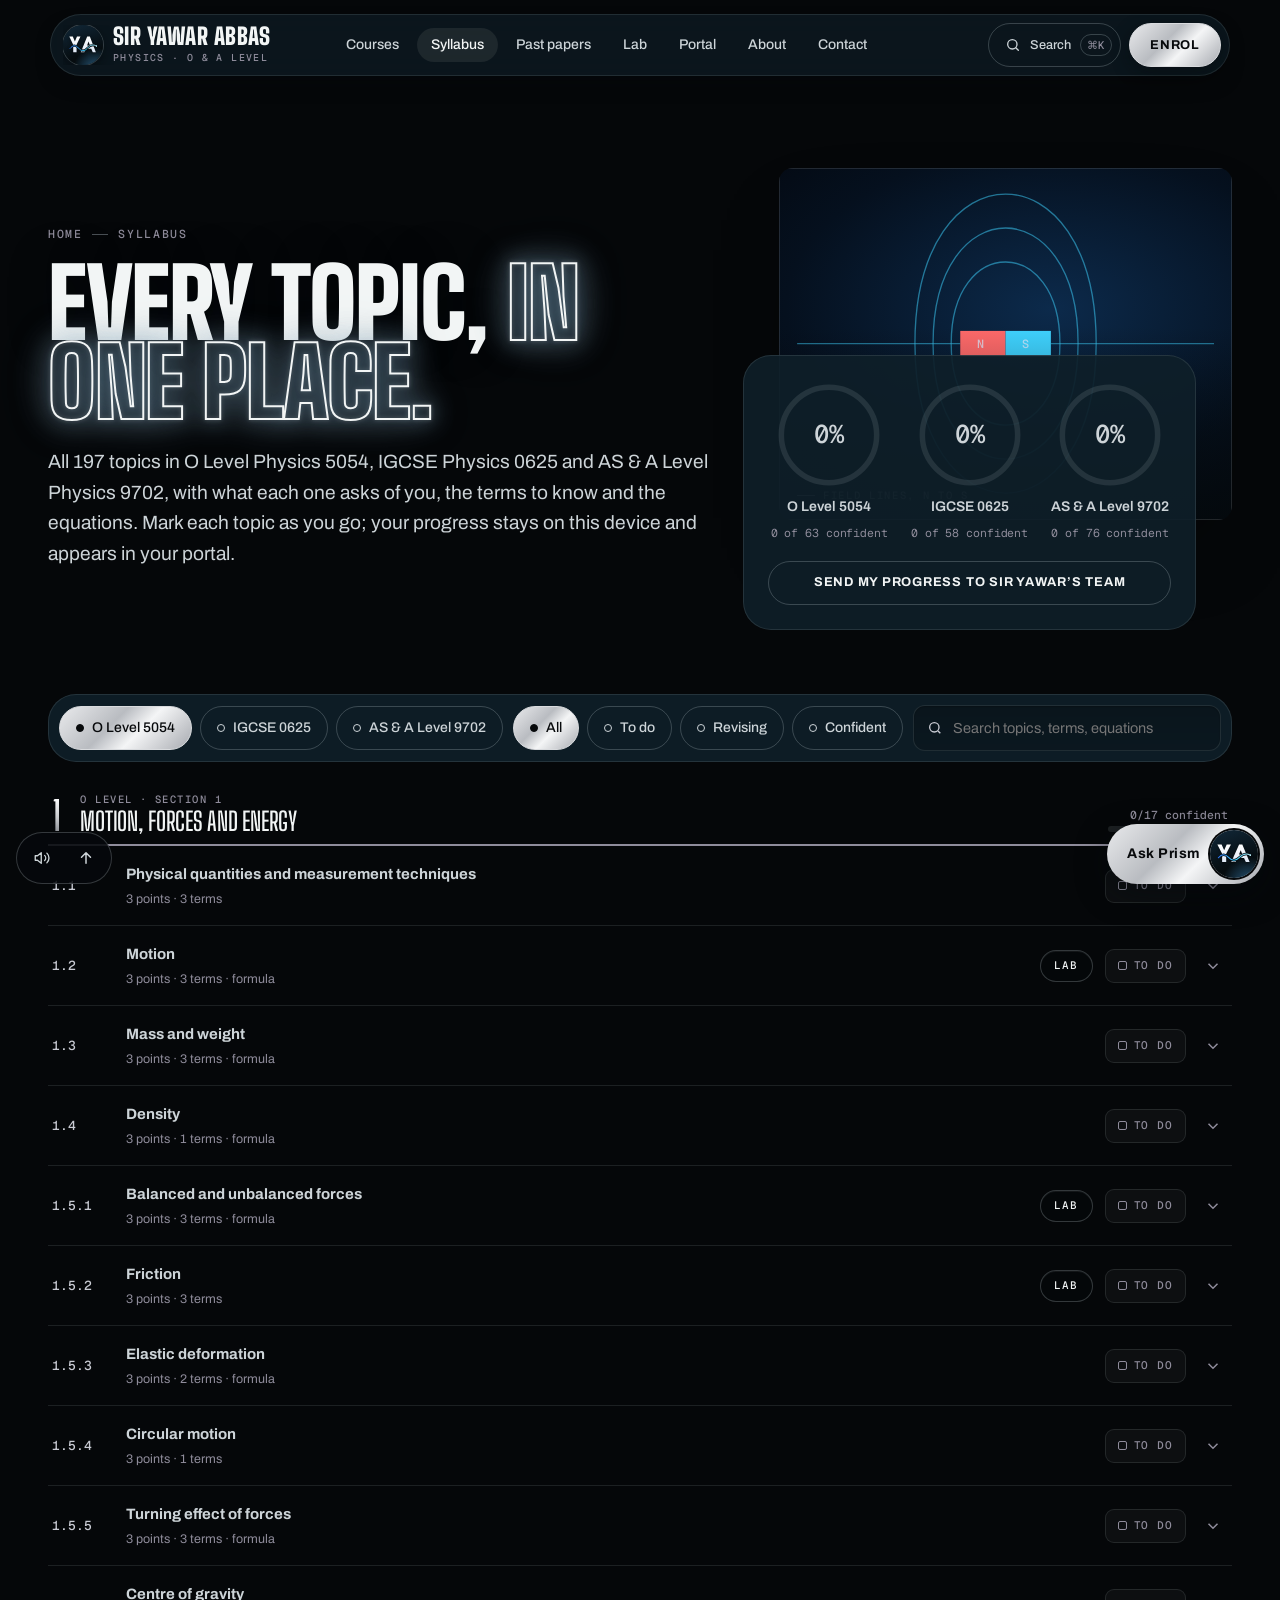
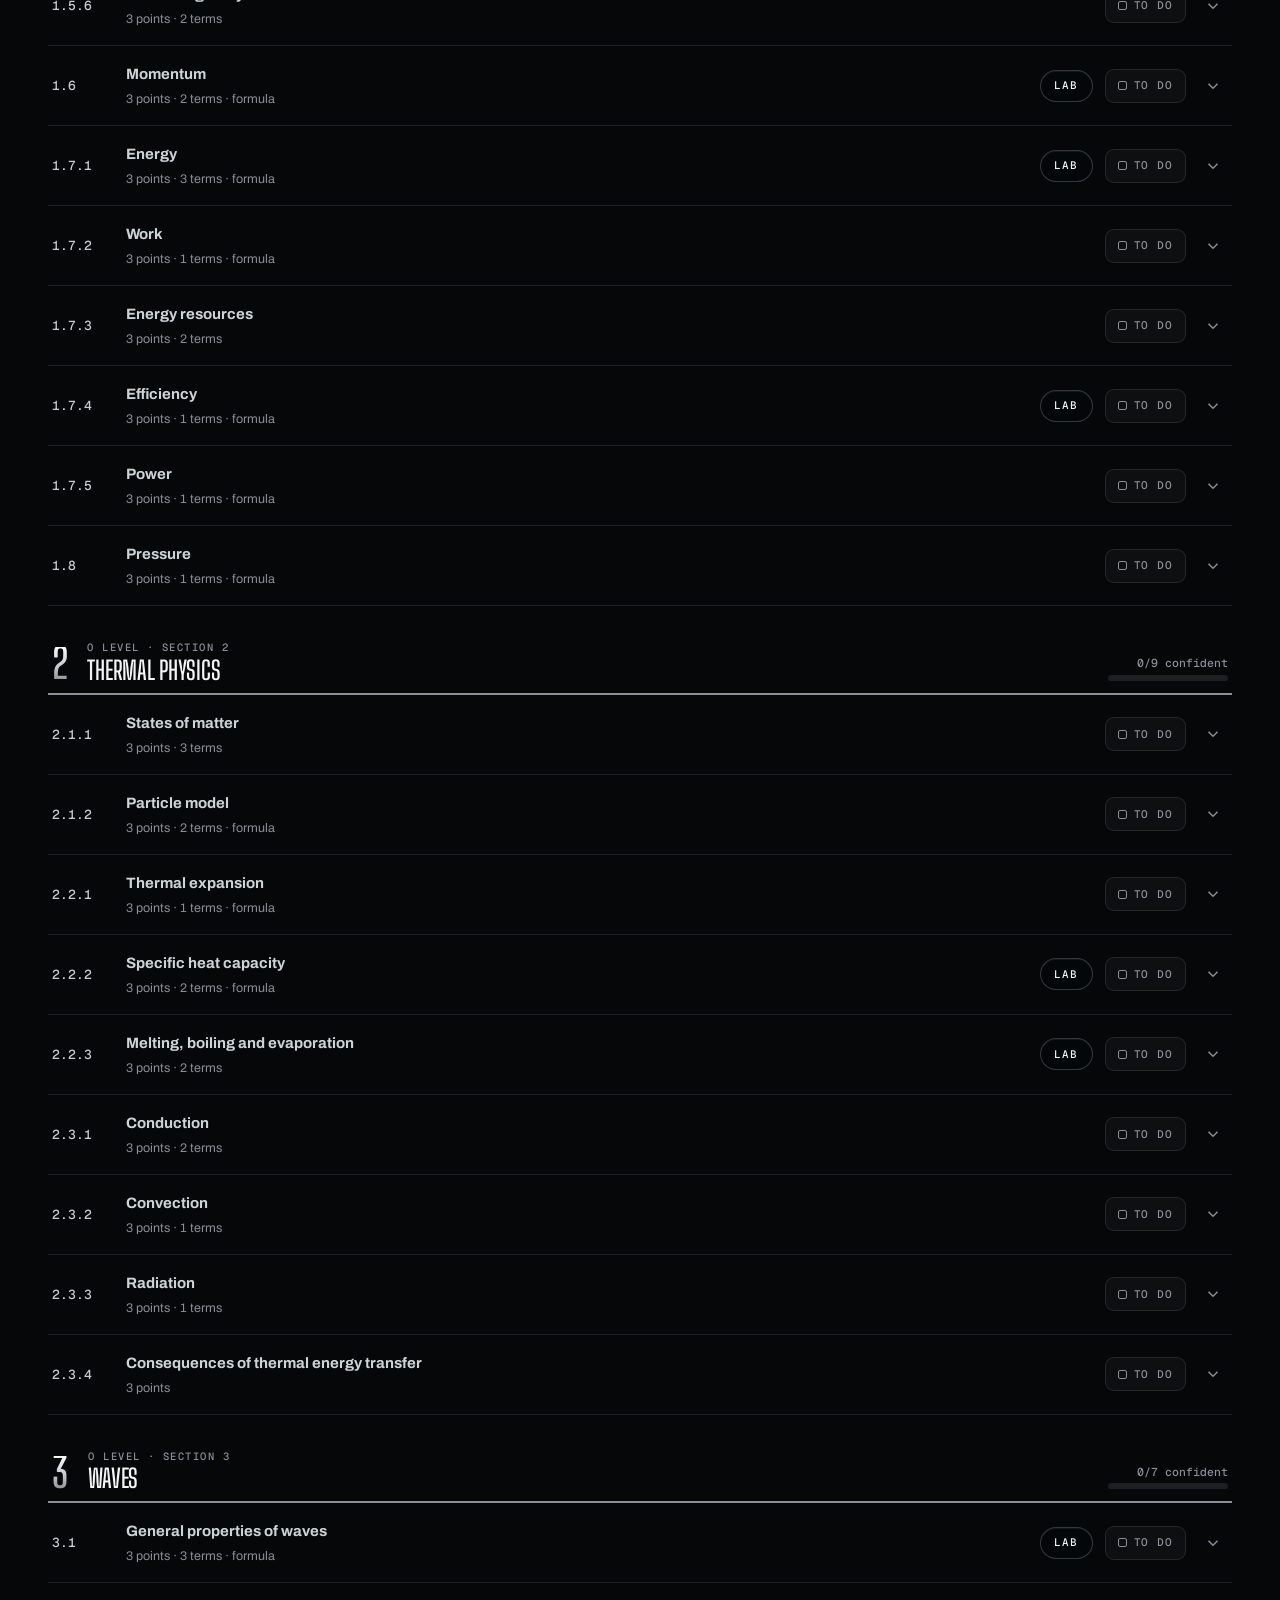
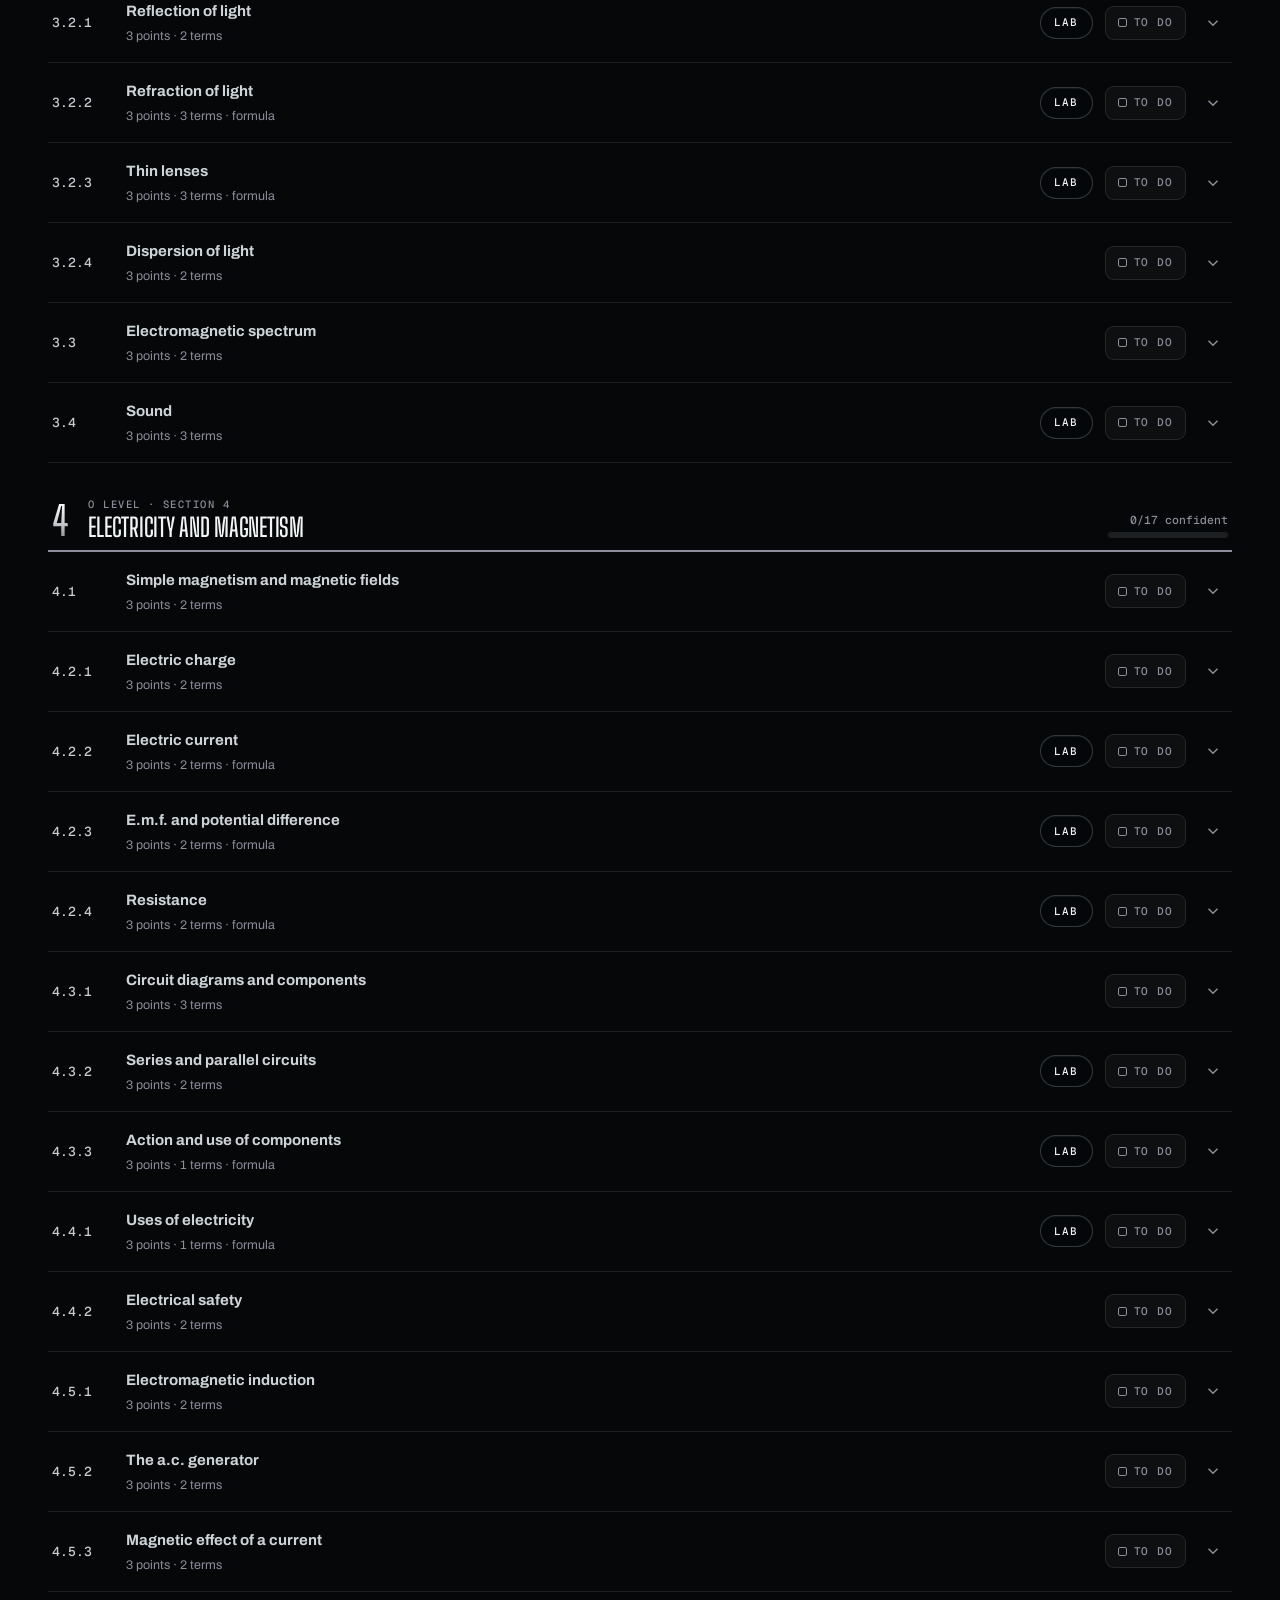
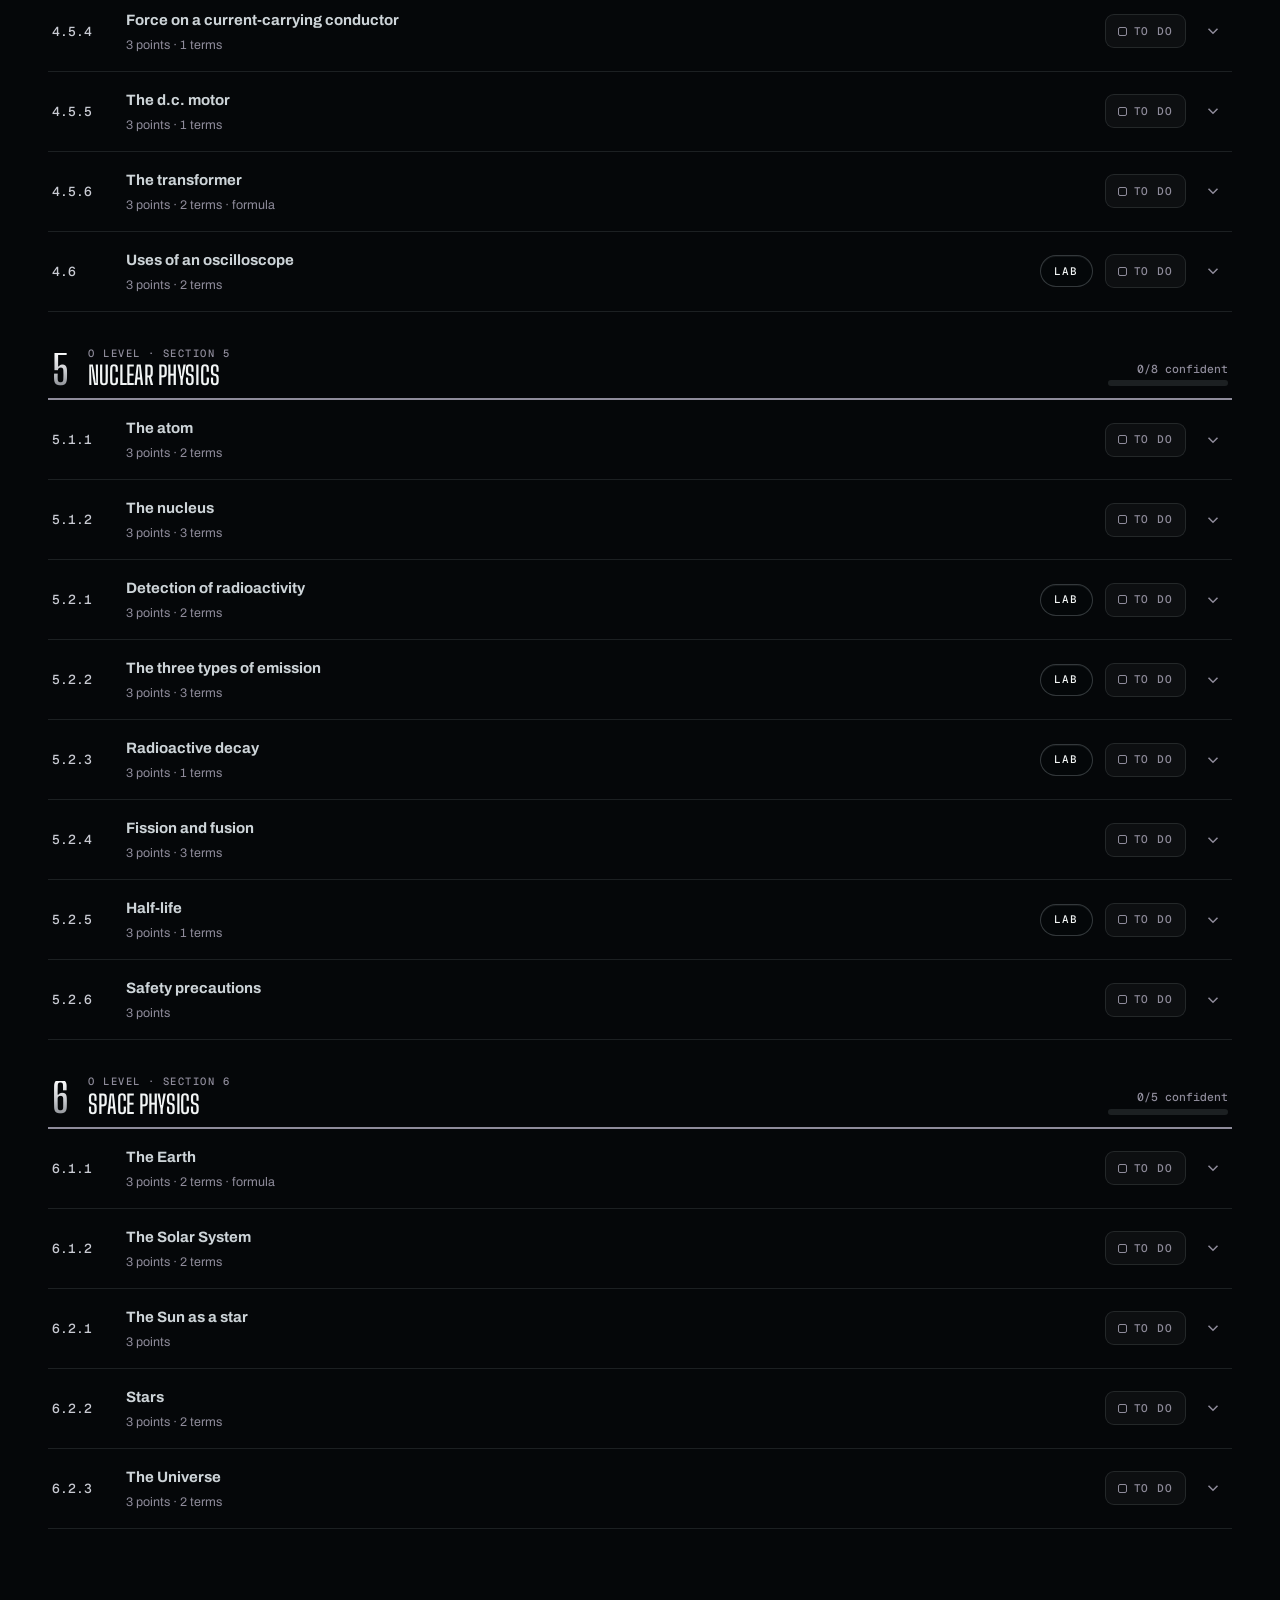
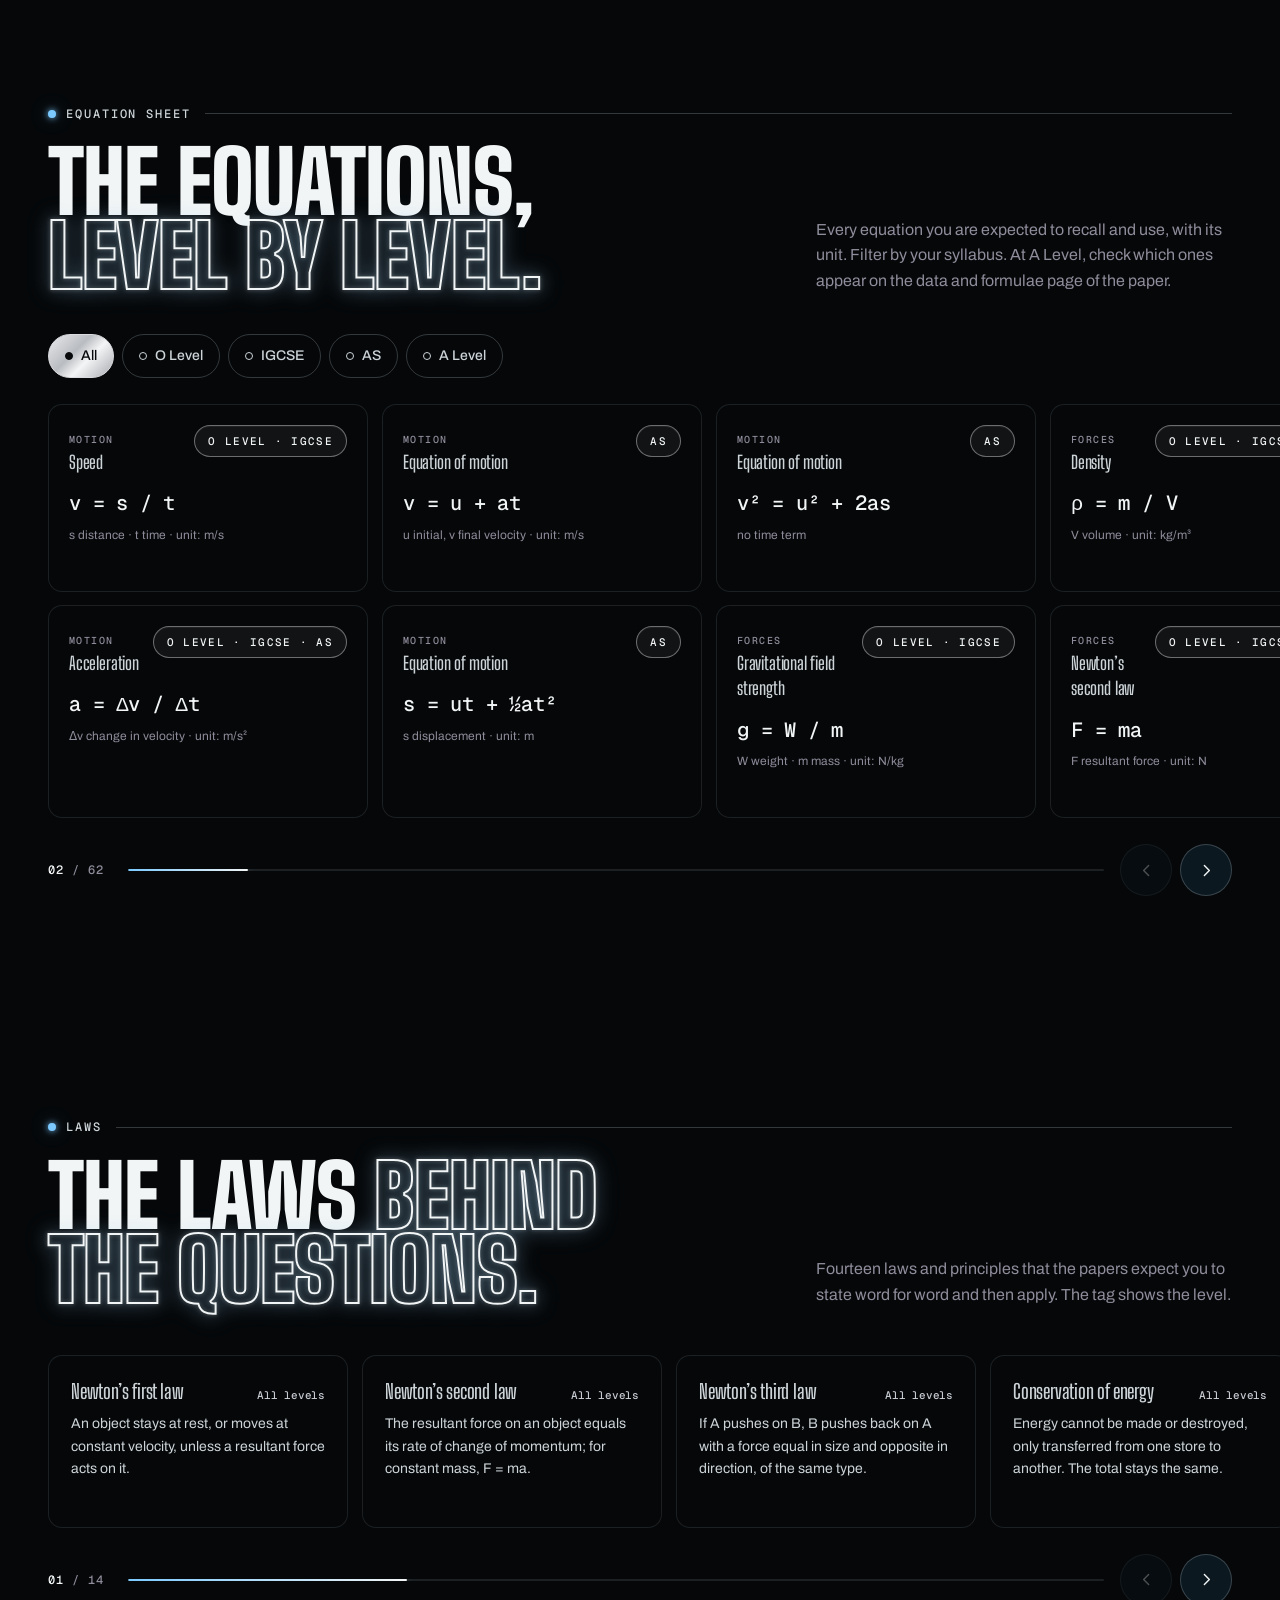
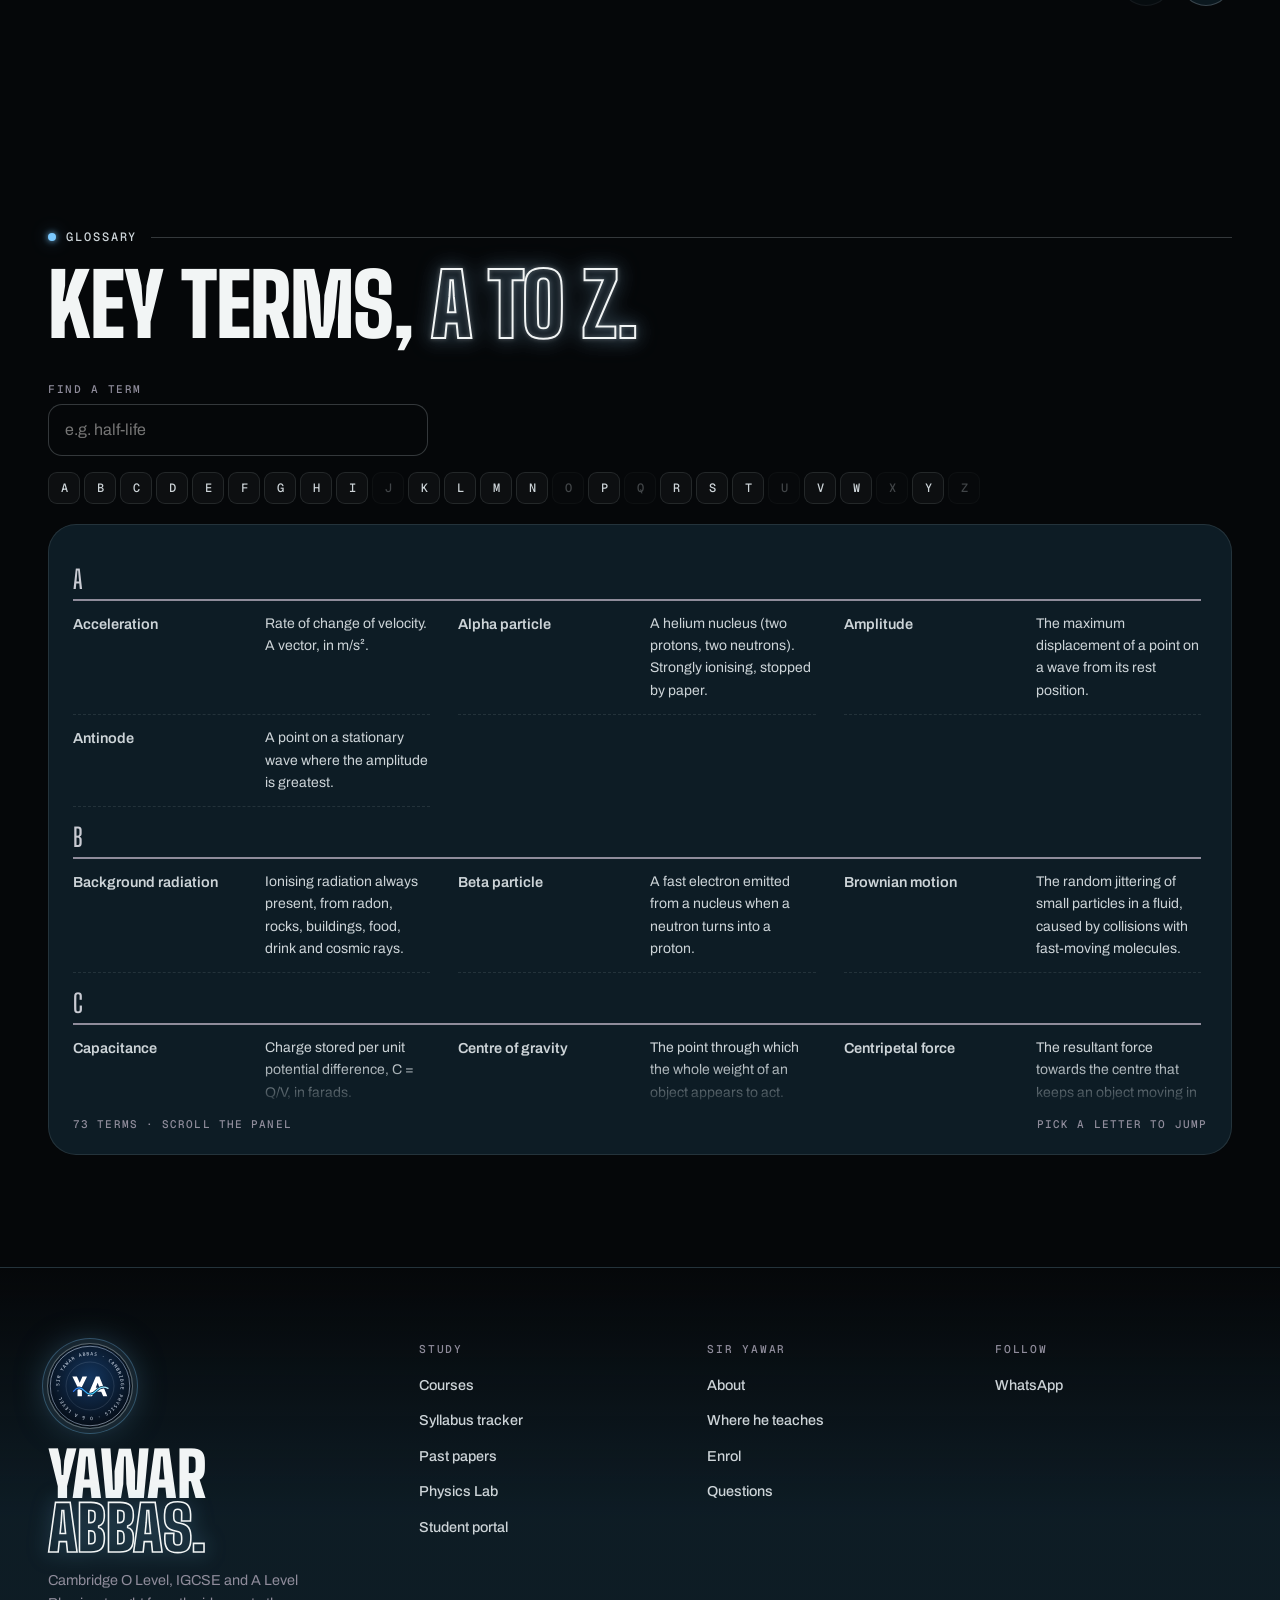
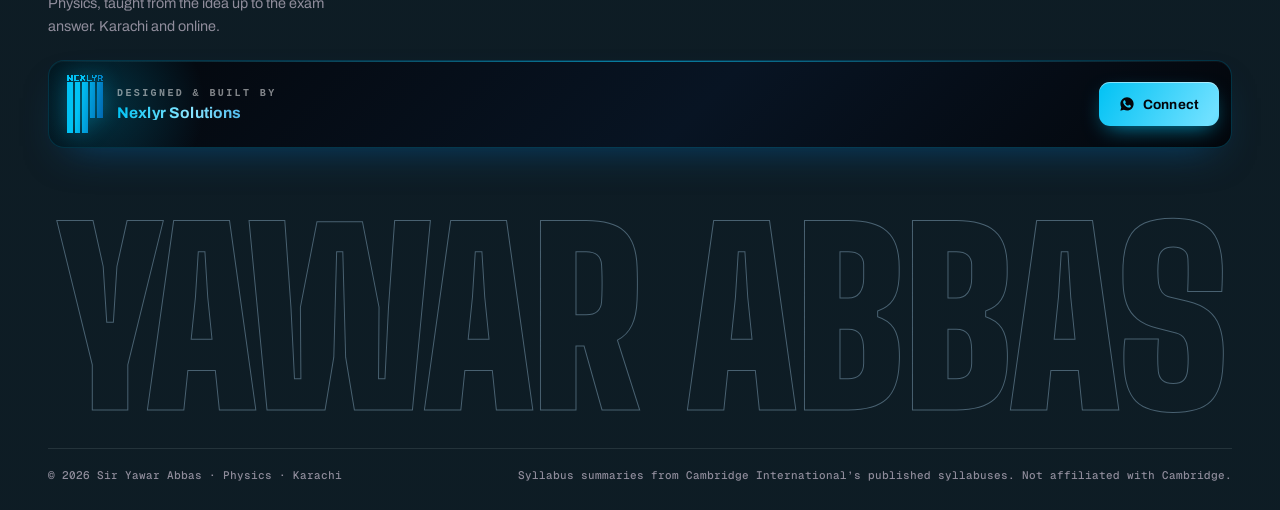
<file: syllabus.html>
<!doctype html><html lang="en" data-theme="dark"><head><meta charset="utf-8"><meta name="viewport" content="width=device-width,initial-scale=1,viewport-fit=cover"><title>Syllabus tracker — Physics 5054, 0625, 9702 · Sir Yawar Abbas</title><meta name="description" content="Every Cambridge Physics topic for O Level 5054, IGCSE 0625 and AS &amp; A Level 9702, with key points, terms and equations, and a tracker that saves your progress."><link rel="canonical" href="https://sir-yawar-abbas.nexlyr.solutions/syllabus.html"><meta name="theme-color" content="#040a12"><meta property="og:type" content="website"><meta property="og:site_name" content="Sir Yawar Abbas · Physics"><meta property="og:title" content="Syllabus tracker — Physics 5054, 0625, 9702 · Sir Yawar Abbas"><meta property="og:description" content="Every Cambridge Physics topic for O Level 5054, IGCSE 0625 and AS &amp; A Level 9702, with key points, terms and equations, and a tracker that saves your progress."><meta property="og:url" content="https://sir-yawar-abbas.nexlyr.solutions/syllabus.html"><meta property="og:image" content="https://sir-yawar-abbas.nexlyr.solutions/og.jpg"><meta property="og:image:width" content="1200"><meta property="og:image:height" content="630"><meta name="twitter:card" content="summary_large_image"><link rel="icon" type="image/svg+xml" href="favicon.svg"><link rel="apple-touch-icon" href="apple-touch-icon.png"><script>(function(){var d=document.documentElement;d.dataset.theme="dark";try{localStorage.removeItem("ya-theme");}catch(e){}try{if(!sessionStorage.getItem("ya-seen"))d.classList.add("ld-on");}catch(e){}})();</script><link rel="preload" href="assets/fonts/big-shoulders-display-latin-900-normal.woff2?v=9ec6b61a" as="font" type="font/woff2" crossorigin><link rel="preload" href="assets/fonts/archivo-latin-400-normal.woff2?v=9246d621" as="font" type="font/woff2" crossorigin><link rel="stylesheet" href="assets/site.css?v=e99ed3dc"><style>@layer base{.sy-hero{display:grid;grid-template-columns:minmax(0,1.2fr) minmax(0,.8fr);gap:clamp(24px,4vw,64px);align-items:center}
.sy-art{position:relative;padding-bottom:110px}
.sy-art .ph{aspect-ratio:4/3.1;border-radius:var(--r-4);box-shadow:var(--shadow)}
.sy-art .sy-sum{position:absolute;left:-8%;right:8%;bottom:0}
.sy-sum{display:grid;grid-template-columns:1fr 1fr;gap:18px;padding:24px;background:var(--glass-solid)}
.sy-ring{display:grid;justify-items:center;gap:6px;text-align:center}
.sy-ring .ring-prog{width:110px;height:110px}
.sy-ring span{font-weight:600;font-size:14px}
.sy-ring small{font-size:11.5px;color:var(--ink-3)}
.sy-sum .btn{grid-column:1/-1}
.sy-main{position:relative;padding-bottom:40px}
.sy-bar{position:sticky;top:88px;z-index:15;display:flex;flex-wrap:wrap;align-items:center;gap:10px;padding:10px;margin-bottom:22px;border-radius:18px;background:linear-gradient(180deg,color-mix(in srgb,var(--panel-solid) 86%,transparent),color-mix(in srgb,var(--panel-solid) 76%,transparent))}
.sy-27{display:inline-flex;align-items:center;gap:8px;font-size:13px;color:var(--ink-2);cursor:pointer;padding:0 6px}
.sy-27 input{accent-color:var(--brass);width:16px;height:16px}
.sy-sec{margin-bottom:26px;scroll-margin-top:170px}
.sy-sh{display:grid;grid-template-columns:auto 1fr auto;align-items:end;gap:16px;padding:10px 4px 12px;border-bottom:2px solid var(--ink-3)}
.sy-sh .n{font:italic 500 2.6rem/.8 var(--f-display);background:var(--gold-text);-webkit-background-clip:text;background-clip:text;-webkit-text-fill-color:transparent;padding-right:.08em}
.sy-sh h2{font:500 clamp(1.35rem,2vw,1.8rem)/1.1 var(--f-display);letter-spacing:-.015em}
.sy-sh h2 small{display:block;font:500 10.5px/1 var(--f-mono);letter-spacing:.14em;text-transform:uppercase;color:var(--ink-3);margin-bottom:6px}
.sy-sh .sp{display:grid;gap:6px;justify-items:end;min-width:120px;font:500 11.5px/1 var(--f-mono);color:var(--ink-3)}
.sy-sh .bar{width:120px}
.tp{border-bottom:1px solid var(--rule);scroll-margin-top:170px}
.tp-h{display:grid;grid-template-columns:62px 1fr auto auto auto;align-items:center;gap:12px;width:100%;padding:16px 4px;text-align:left;cursor:pointer}
.tp-h:hover .tp-t{color:var(--brass)}
.tp-c{font:500 13px/1 var(--f-mono);color:var(--brass)}
.tp-t{font-weight:700;font-size:15px;text-align:left;transition:color .25s}
.tp-t small{display:block;margin-top:3px;font-weight:400;font-size:12.5px;color:var(--ink-3)}
.tp-tags{display:flex;gap:6px}
.tp-tags .tag{height:22px;font-size:10px}
.st-btn{display:inline-flex;align-items:center;gap:7px;height:34px;padding:0 12px;border-radius:9px;border:1px solid var(--line-w);background:rgba(255,255,255,.035);font:500 11px/1 var(--f-mono);letter-spacing:.08em;text-transform:uppercase;color:var(--ink-3);white-space:nowrap;transition:all .3s}
.st-btn::before{content:"";width:9px;height:9px;border-radius:2px;border:1.5px solid currentColor}
.st-btn[data-s="1"]{color:var(--brass);border-color:color-mix(in srgb,var(--brass) 50%,transparent);background:color-mix(in srgb,var(--brass) 8%,transparent)}
.st-btn[data-s="1"]::before{background:linear-gradient(90deg,currentColor 50%,transparent 50%)}
.st-btn[data-s="2"]{color:var(--green);border-color:color-mix(in srgb,var(--green) 55%,transparent);background:color-mix(in srgb,var(--green) 10%,transparent)}
.st-btn[data-s="2"]::before{background:currentColor}
.tp-chev{width:30px;height:30px;display:grid;place-items:center;color:var(--ink-3);transition:transform .5s var(--e-out)}
.tp.open .tp-chev{transform:rotate(180deg);color:var(--brass)}
.tp-b{display:grid;grid-template-rows:0fr;transition:grid-template-rows .55s var(--e-out)}
.tp.open .tp-b{grid-template-rows:1fr}
.tp-b>div{overflow:hidden}
.tp-in{display:grid;grid-template-columns:1.2fr .8fr;gap:24px;padding:4px 4px 24px 78px}
.tp-pts li{position:relative;padding:7px 0 7px 22px;font-size:14.5px;color:var(--ink-2);border-bottom:1px dashed var(--rule)}
.tp-pts li::before{content:"Dr";position:absolute;left:0;top:9px;font:500 9px/1 var(--f-mono);color:var(--brass)}
.tp-pts li:nth-child(even)::before{content:"Cr";color:var(--red)}
.tp-side{display:grid;gap:12px;align-content:start}
.tp-terms{display:flex;flex-wrap:wrap;gap:6px}
.term{height:32px;padding:0 11px;border-radius:9px;border:1px solid var(--line-w);background:rgba(255,255,255,.035);font-size:12.5px;color:var(--ink-2);transition:all .25s}
.term:hover{border-color:var(--brass);color:var(--ink)}
.tp-f{padding:12px 14px;border-radius:12px;border:1px solid color-mix(in srgb,var(--brass) 35%,transparent);background:color-mix(in srgb,var(--brass) 7%,transparent);font:500 13px/1.5 var(--f-mono)}
.tp-27{padding:12px 14px;border-radius:12px;border-left:3px solid var(--red);background:color-mix(in srgb,var(--red) 7%,transparent);font-size:13.5px;color:var(--ink-2)}
.tp-27 b{color:var(--red);font:500 10.5px/1 var(--f-mono);letter-spacing:.12em;display:block;margin-bottom:5px}
.tp-links{display:flex;flex-wrap:wrap;gap:6px}
.tp.hit .tp-t{color:var(--brass)}
mark{background:color-mix(in srgb,var(--brass) 30%,transparent);color:inherit;border-radius:2px;padding:0 2px}
.rat-g{display:grid;grid-template-columns:repeat(auto-fill,minmax(min(100%,300px),1fr));gap:14px;--rw:min(320px,82%);--rrows:repeat(2,auto)}
.rat{padding:20px;border-radius:18px;border:1px solid var(--line-w);background:var(--glass);box-shadow:var(--hi);-webkit-backdrop-filter:blur(18px) saturate(160%);backdrop-filter:blur(18px) saturate(160%);animation:tIn .5s var(--e-out) both}
@media (max-width:760px){.rat-g{--rrows:none}}
.rat-h{display:flex;justify-content:space-between;gap:8px;align-items:flex-start}
.rat-h b{font:500 1.12rem/1.2 var(--f-display);letter-spacing:-.01em}
.rat-h .tag{height:20px;font-size:9.5px;flex:0 0 auto}
.frac{display:grid;grid-template-columns:1fr auto;align-items:center;gap:10px;margin-top:14px;font:500 13px/1.35 var(--f-mono)}
.frac .fr{display:grid;justify-items:center;text-align:center}
.frac .fr span:first-child{padding-bottom:6px;border-bottom:1.5px solid var(--ink-2)}
.frac .fr span:last-child{padding-top:6px}
.frac .x{color:var(--brass)}
.rat small{display:block;margin-top:10px;font-size:12px;color:var(--ink-3)}
.rat .g{font:500 10px/1 var(--f-mono);letter-spacing:.14em;text-transform:uppercase;color:var(--ink-3)}
.con-g{display:grid;grid-template-columns:repeat(auto-fill,minmax(min(100%,280px),1fr));gap:14px;--rw:min(300px,80%)}
.con{padding:24px 22px;border-radius:18px;border:1px solid var(--line-w);background:var(--glass);box-shadow:var(--hi);-webkit-backdrop-filter:blur(18px) saturate(160%);backdrop-filter:blur(18px) saturate(160%)}
.con b{display:flex;justify-content:space-between;align-items:baseline;gap:10px;font:500 1.25rem/1.15 var(--f-display);letter-spacing:-.01em}
.con b i{font:normal 500 11px/1 var(--f-mono);color:var(--brass)}
.con p{margin-top:10px;font-size:14px;color:var(--ink-2)}
.gl-tools{display:flex;flex-wrap:wrap;gap:16px;align-items:flex-end;justify-content:space-between;margin-bottom:20px}
.gl-az{display:flex;flex-wrap:wrap;gap:4px}
.gl-az button{width:32px;height:32px;border-radius:9px;border:1px solid var(--line-w);background:rgba(255,255,255,.035);font:500 12px/1 var(--f-mono);color:var(--ink-2);transition:all .25s}
.gl-az button.on{background:var(--gold);color:#17161a;border-color:transparent}
.gl-box{padding:clamp(14px,2vw,24px)}
.gl-az button:hover{border-color:var(--brass);color:var(--brass)}
.gl-az button[disabled]{opacity:.3}
.gl{--vh:min(560px,64vh);display:grid;grid-template-columns:repeat(auto-fill,minmax(min(100%,340px),1fr));gap:0 28px;margin:0;align-content:start}
.gl>div{display:grid;grid-template-columns:180px 1fr;gap:12px;padding:12px 0;border-bottom:1px dashed var(--rule);scroll-margin-top:120px}
.gl dt{font-weight:600;font-size:14.5px}
.gl dd{margin:0;font-size:14px;color:var(--ink-2)}
.gl .lt{grid-column:1/-1;border-bottom:2px solid var(--ink-3);padding:18px 0 6px;font:italic 500 1.6rem/1 var(--f-display);color:var(--brass);scroll-margin-top:0}
@media (max-width:960px){.sy-hero{grid-template-columns:1fr}.tp-in{grid-template-columns:1fr;padding-left:4px}.sy-art{max-width:560px}.sy-art .ph{aspect-ratio:16/9}}
@media (max-width:620px){.sy-bar{position:relative;top:0}.tp-h{grid-template-columns:44px 1fr auto;gap:8px}.tp-tags{display:none}.tp-chev{display:none}.st-btn{padding:0 8px;font-size:10px}.sy-sh .sp{display:none}.sy-art{padding-bottom:0}.sy-art .sy-sum{position:relative;left:0;right:0;margin:-60px 12px 0}.sy-sh{grid-template-columns:auto 1fr}.gl>div{grid-template-columns:1fr;gap:4px}
}}
/* physics: three rings, equations */
.sy-sum{grid-template-columns:repeat(3,minmax(0,1fr))!important}
.sy-sum .btn-block{grid-column:1/-1}
.eqf{margin:14px 0 8px;font:500 clamp(1.15rem,1.6vw,1.4rem)/1.25 var(--f-mono);color:var(--ink);letter-spacing:-.01em}
.rat small{display:block;font-size:12px;color:var(--ink-3)}
</style></head><body data-page="syllabus"><a class="skip" href="#main">Skip to content</a><div class="bg-base" aria-hidden="true"></div><div class="aurora" aria-hidden="true"><i></i><i></i><i></i></div><canvas id="bg3d" aria-hidden="true"></canvas><div class="bg-veil" aria-hidden="true"></div><div class="grain" aria-hidden="true"></div><div class="ldx" aria-hidden="true"><div class="ldx-fill"><div class="ldx-grp"><div class="ldx-w">YAWAR<div class="ldx-gold"><img src="assets/img/yawar-abbas.webp?v=66fcc3b0" alt="" decoding="async"><i class="ldx-shine"></i></div><i class="ldx-crest"></i></div><div class="ldx-s">O &amp; A Level Physics &middot; Karachi</div></div></div><div class="ldx-ink"><div class="ldx-grp"><div class="ldx-w"><span><i>Y</i></span><span class="ldx-i"><i>A</i></span><span><i>W</i></span><span><i>A</i></span><span><i>R</i></span></div><div class="ldx-s"><span>O &amp; A Level Physics &middot; Karachi</span></div></div></div><div class="ldx-m ldx-tl"><img src="assets/img/ya-mark.svg?v=c2f24b2e" alt="" width="195" height="122"><span>Sir Yawar Abbas</span></div><div class="ldx-m ldx-tr">Cambridge Physics</div><div class="ldx-m ldx-bl"><b id="ldN">000</b><span>Charging the field</span></div><div class="ldx-m ldx-br">O Level 5054 &middot; IGCSE 0625<br>AS &amp; A Level 9702</div></div><div class="pt" aria-hidden="true"><div class="pt-bg"></div><div class="pt-in"><span class="pt-f"></span><div class="pt-w"></div></div><i class="pt-line"></i></div><i class="sprog" aria-hidden="true"></i><header class="nav"><a class="brand" href="index.html" aria-label="Sir Yawar Abbas, home"><span class="seal" aria-hidden="true"><img src="assets/img/ya-mark.svg?v=c2f24b2e" alt="" width="195" height="122" decoding="async"></span><span class="brand-t"><b>Sir Yawar Abbas</b><span>Physics · O &amp; A Level</span></span></a><nav class="nav-links" aria-label="Main"><a href="courses.html">Courses</a><a href="syllabus.html" aria-current="page">Syllabus</a><a href="past-papers.html">Past papers</a><a href="lab.html">Lab</a><a href="portal.html">Portal</a><a href="about.html">About</a><a href="contact.html">Contact</a></nav><div class="nav-r"><button class="nav-search" type="button" data-cmdk aria-label="Search the site"><svg viewBox="0 0 24 24" fill="none" stroke="currentColor" stroke-width="2" stroke-linecap="round"><circle cx="11" cy="11" r="7"/><path d="m20 20-3.5-3.5"/></svg><span>Search</span><kbd>⌘K</kbd></button><a class="btn btn-pri btn-sm btn-enrol" href="contact.html#enrol">Enrol</a><button class="burger" type="button" aria-label="Menu" aria-expanded="false" aria-controls="menu"><span></span><span></span></button></div></header><div class="menu" id="menu" aria-hidden="true"><nav aria-label="Mobile"><a href="index.html"><small>01</small>Home<i>f.01</i></a><a href="courses.html"><small>02</small>Courses<i>f.02</i></a><a href="syllabus.html" aria-current="page"><small>03</small>Syllabus<i>f.03</i></a><a href="past-papers.html"><small>04</small>Past papers<i>f.04</i></a><a href="lab.html"><small>05</small>Lab<i>f.05</i></a><a href="portal.html"><small>06</small>Portal<i>f.06</i></a><a href="about.html"><small>07</small>About<i>f.07</i></a><a href="contact.html"><small>08</small>Contact<i>f.08</i></a></nav><div class="menu-foot"><a class="btn btn-pri" data-wa="Assalam o Alaikum, I would like to enrol in Physics with Sir Yawar Abbas." href="contact.html#enrol" target="_blank" rel="noopener">WhatsApp</a><a class="btn btn-sm mf-portal" href="portal.html">Student portal</a><button class="btn btn-sm" type="button" data-sound-toggle>Sound</button></div></div><main id="main"><section class="phero" data-shape="field" data-shape-x=".6" data-shape-y="-.42" data-shape-s=".55" data-shape-a=".4" data-shape-spin=".08" data-shape-my="-.62" data-shape-ms=".36" data-shape-ma=".2">
  <div class="wrap sy-hero">
    <div>
      <nav class="crumbs" aria-label="Breadcrumb"><a href="index.html">Home</a><i></i><span>Syllabus</span></nav>
      <h1 class="display" data-split>Every topic, <em>in one place.</em></h1>
      <p class="lede" data-rv>All 197 topics in O Level Physics 5054, IGCSE Physics 0625 and AS &amp; A Level Physics 9702, with what each one asks of you, the terms to know and the equations. Mark each topic as you go; your progress stays on this device and appears in your portal.</p>
    </div>
    <div class="sy-art" data-rv="scale">
    <figure class="ph phv" data-par aria-hidden="true"><svg viewBox="0 0 500 420" preserveAspectRatio="xMidYMid slice"><g class="pv-fl"><path d="M190 210 C190 90 310 90 310 210"/><path d="M170 210 C170 40 330 40 330 210"/><path d="M150 210 C150 -10 350 -10 350 210"/><path d="M190 210 C190 330 310 330 310 210"/><path d="M170 210 C170 380 330 380 330 210"/><path d="M150 210 C150 430 350 430 350 210"/><path d="M200 210H20M300 210H480"/></g><rect class="pv-mag" x="200" y="196" width="50" height="28" fill="#ff6a6a"/><rect class="pv-mag" x="250" y="196" width="50" height="28" fill="#3fd3ff"/><text x="218" y="215" fill="#fff">N</text><text x="268" y="215" fill="#04111f">S</text></svg><figcaption class="ph-c"><span class="ph-cap">Field lines, N to S</span></figcaption></figure>
    <div class="sy-sum card ruled">
      <div class="sy-ring" data-code="5054"><div class="ring-prog"><svg viewBox="0 0 120 120"><circle class="bgc" cx="60" cy="60" r="52"/><circle class="fgc" cx="60" cy="60" r="52" stroke-dasharray="326.7" stroke-dashoffset="326.7"/></svg><b class="num">0%</b></div><span>O Level 5054</span><small class="num">0 of 63 confident</small></div>
      <div class="sy-ring" data-code="0625"><div class="ring-prog"><svg viewBox="0 0 120 120"><circle class="bgc" cx="60" cy="60" r="52"/><circle class="fgc" cx="60" cy="60" r="52" stroke-dasharray="326.7" stroke-dashoffset="326.7"/></svg><b class="num">0%</b></div><span>IGCSE 0625</span><small class="num">0 of 58 confident</small></div>
      <div class="sy-ring" data-code="9702"><div class="ring-prog"><svg viewBox="0 0 120 120"><circle class="bgc" cx="60" cy="60" r="52"/><circle class="fgc" cx="60" cy="60" r="52" stroke-dasharray="326.7" stroke-dashoffset="326.7"/></svg><b class="num">0%</b></div><span>AS &amp; A Level 9702</span><small class="num">0 of 76 confident</small></div>
      <button class="btn btn-sm btn-block" type="button" id="sendProg">Send my progress to Sir Yawar&rsquo;s team</button>
    </div>
    </div>
  </div>
</section>

<section class="sy-main" data-shape="wave" data-shape-a=".35">
  <div class="wrap">
    <div class="sy-bar card" id="syBar">
      <div class="seg" id="syCode"><button type="button" aria-pressed="true" data-v="5054">O Level 5054</button><button type="button" aria-pressed="false" data-v="0625">IGCSE 0625</button><button type="button" aria-pressed="false" data-v="9702">AS &amp; A Level 9702</button></div>
      <div class="seg" id="syLvl" hidden><button type="button" aria-pressed="true" data-v="all">All</button><button type="button" aria-pressed="false" data-v="AS Level">AS</button><button type="button" aria-pressed="false" data-v="A Level">A Level</button></div>
      <div class="seg" id="syStat"><button type="button" aria-pressed="true" data-v="all">All</button><button type="button" aria-pressed="false" data-v="0">To do</button><button type="button" aria-pressed="false" data-v="1">Revising</button><button type="button" aria-pressed="false" data-v="2">Confident</button></div>
      <div class="sy-q"><svg viewBox="0 0 24 24" fill="none" stroke="currentColor" stroke-width="2"><circle cx="11" cy="11" r="7"/><path d="m20 20-3.5-3.5"/></svg><input id="syQ" type="search" placeholder="Search topics, terms, equations" aria-label="Search the syllabus"></div>
    </div>
    <div class="sy-list" id="syList" aria-live="polite"></div>
  </div>
</section>

<section class="sec" id="eqs" data-shape="eq" data-shape-x=".55" data-shape-a=".45" data-shape-my=".55" data-shape-ms=".38">
  <div class="wrap">
    <div class="sec-head">
      <div class="meta"><span class="folio">Equation sheet</span><span class="hair"></span></div>
      <h2 class="title" data-split>The equations, <em>level by level.</em></h2>
      <p class="lede" data-rv>Every equation you are expected to recall and use, with its unit. Filter by your syllabus. At A Level, check which ones appear on the data and formulae page of the paper.</p>
    </div>
    <div class="seg" id="rLvl" data-rv style="margin-bottom:18px"><button type="button" aria-pressed="true" data-v="all">All</button><button type="button" aria-pressed="false" data-v="O">O Level</button><button type="button" aria-pressed="false" data-v="IG">IGCSE</button><button type="button" aria-pressed="false" data-v="AS">AS</button><button type="button" aria-pressed="false" data-v="A">A Level</button></div>
    <div class="rat-g" id="ratG" data-rail=""></div>
  </div>
</section>

<section class="sec" id="concepts" data-shape="lens" data-shape-x="-.55" data-shape-a=".45" data-shape-my="-.5" data-shape-ms=".38">
  <div class="wrap">
    <div class="sec-head">
      <div class="meta"><span class="folio">Laws</span><span class="hair"></span></div>
      <h2 class="title" data-split>The laws <em>behind the questions.</em></h2>
      <p class="lede" data-rv>Fourteen laws and principles that the papers expect you to state word for word and then apply. The tag shows the level.</p>
    </div>
    <div class="con-g" id="conG" data-rail=""></div>
  </div>
</section>

<section class="sec" id="glossary" data-shape="wave" data-shape-a=".35">
  <div class="wrap">
    <div class="sec-head">
      <div class="meta"><span class="folio">Glossary</span><span class="hair"></span></div>
      <h2 class="title" data-split>Key terms, <em>A to Z.</em></h2>
    </div>
    <div class="gl-tools" data-rv><div class="field" style="max-width:380px;width:100%"><label for="glQ">Find a term</label><input id="glQ" type="search" placeholder="e.g. half-life"></div><div class="gl-az" id="glAZ"></div></div>
    <div class="gl-box card"><dl class="gl vpanel" id="gl" data-lenis-prevent tabindex="0" aria-label="Glossary"></dl><div class="vpanel-hint"><span id="glN">73 terms</span><span>Pick a letter to jump</span></div></div>
  </div>
</section>
</main>
<footer class="foot"><div class="wrap"><div class="foot-top"><div><img class="foot-logo" src="assets/img/ya-logo.svg?v=a43a119a" alt="Sir Yawar Abbas, O &amp; A Level Physics" width="448" height="448" loading="lazy" decoding="async"><p class="foot-word">Yawar<span>Abbas.</span></p><p class="small" style="margin-top:14px;max-width:36ch">Cambridge O Level, IGCSE and A Level Physics, taught from the idea up to the exam answer. Karachi and online.</p></div><div><h4>Study</h4><ul><li><a href="courses.html">Courses</a></li><li><a href="syllabus.html">Syllabus tracker</a></li><li><a href="past-papers.html">Past papers</a></li><li><a href="lab.html">Physics Lab</a></li><li><a href="portal.html">Student portal</a></li></ul></div><div><h4>Sir Yawar</h4><ul><li><a href="about.html">About</a></li><li><a href="about.html#where">Where he teaches</a></li><li><a href="contact.html#enrol">Enrol</a></li><li><a href="contact.html#faq">Questions</a></li></ul></div><div><h4>Follow</h4><ul><li><a data-wa="Assalam o Alaikum" href="contact.html">WhatsApp</a></li><li><a data-href="instagram" href="#">Instagram</a></li><li><a data-href="facebook" href="#">Facebook</a></li><li><a data-href="youtube" href="#">YouTube</a></li><li><a data-href="linkedin" href="#">LinkedIn</a></li></ul></div></div><div class="nxb">
      <a class="nxb__id" href="https://nexlyr.solutions/" target="_blank" rel="noopener"
         aria-label="Nexlyr Solutions — the studio that designed and built this site">
        <span class="nxb__mk" aria-hidden="true"><svg viewBox="0 0 631 1011" xmlns="http://www.w3.org/2000/svg" shape-rendering="crispEdges" role="img" aria-label="Nexlyr Solutions logo"><defs><linearGradient id="nxbLogoG" gradientUnits="userSpaceOnUse" x1="277.4" y1="43.9" x2="724.3" y2="114.7"><stop offset="0" stop-color="#01C2F4"/><stop offset="1" stop-color="#0169B3"/></linearGradient></defs><g fill="url(#nxbLogoG)"><rect x="2.5" y="1" width="27.2" height="6.8"/><rect x="70.5" y="1" width="27.2" height="6.8"/><rect x="124.9" y="1" width="88.4" height="6.8"/><rect x="233.7" y="1" width="27.2" height="6.8"/><rect x="294.9" y="1" width="27.2" height="6.8"/><rect x="342.5" y="1" width="27.2" height="6.8"/><rect x="430.9" y="1" width="27.2" height="6.8"/><rect x="492.1" y="1" width="27.2" height="6.8"/><rect x="539.7" y="1" width="74.8" height="6.8"/><rect x="2.5" y="7.8" width="34" height="6.8"/><rect x="70.5" y="7.8" width="27.2" height="6.8"/><rect x="124.9" y="7.8" width="88.4" height="6.8"/><rect x="233.7" y="7.8" width="27.2" height="6.8"/><rect x="294.9" y="7.8" width="27.2" height="6.8"/><rect x="342.5" y="7.8" width="27.2" height="6.8"/><rect x="430.9" y="7.8" width="27.2" height="6.8"/><rect x="492.1" y="7.8" width="27.2" height="6.8"/><rect x="539.7" y="7.8" width="81.6" height="6.8"/><rect x="2.5" y="14.6" width="34" height="6.8"/><rect x="70.5" y="14.6" width="27.2" height="6.8"/><rect x="124.9" y="14.6" width="27.2" height="6.8"/><rect x="233.7" y="14.6" width="34" height="6.8"/><rect x="288.1" y="14.6" width="34" height="6.8"/><rect x="342.5" y="14.6" width="27.2" height="6.8"/><rect x="430.9" y="14.6" width="27.2" height="6.8"/><rect x="492.1" y="14.6" width="27.2" height="6.8"/><rect x="539.7" y="14.6" width="27.2" height="6.8"/><rect x="600.9" y="14.6" width="27.2" height="6.8"/><rect x="2.5" y="21.4" width="40.8" height="6.8"/><rect x="70.5" y="21.4" width="27.2" height="6.8"/><rect x="124.9" y="21.4" width="27.2" height="6.8"/><rect x="240.5" y="21.4" width="34" height="6.8"/><rect x="281.3" y="21.4" width="34" height="6.8"/><rect x="342.5" y="21.4" width="27.2" height="6.8"/><rect x="430.9" y="21.4" width="27.2" height="6.8"/><rect x="492.1" y="21.4" width="27.2" height="6.8"/><rect x="539.7" y="21.4" width="27.2" height="6.8"/><rect x="600.9" y="21.4" width="27.2" height="6.8"/><rect x="2.5" y="28.2" width="47.6" height="6.8"/><rect x="70.5" y="28.2" width="27.2" height="6.8"/><rect x="124.9" y="28.2" width="27.2" height="6.8"/><rect x="247.3" y="28.2" width="61.2" height="6.8"/><rect x="342.5" y="28.2" width="27.2" height="6.8"/><rect x="437.7" y="28.2" width="27.2" height="6.8"/><rect x="485.3" y="28.2" width="27.2" height="6.8"/><rect x="539.7" y="28.2" width="27.2" height="6.8"/><rect x="600.9" y="28.2" width="27.2" height="6.8"/><rect x="2.5" y="35" width="54.4" height="6.8"/><rect x="70.5" y="35" width="27.2" height="6.8"/><rect x="124.9" y="35" width="27.2" height="6.8"/><rect x="254.1" y="35" width="47.6" height="6.8"/><rect x="342.5" y="35" width="27.2" height="6.8"/><rect x="444.5" y="35" width="27.2" height="6.8"/><rect x="478.5" y="35" width="27.2" height="6.8"/><rect x="539.7" y="35" width="27.2" height="6.8"/><rect x="600.9" y="35" width="27.2" height="6.8"/><rect x="2.5" y="41.8" width="27.2" height="6.8"/><rect x="36.5" y="41.8" width="27.2" height="6.8"/><rect x="70.5" y="41.8" width="27.2" height="6.8"/><rect x="124.9" y="41.8" width="81.6" height="6.8"/><rect x="260.9" y="41.8" width="34" height="6.8"/><rect x="342.5" y="41.8" width="27.2" height="6.8"/><rect x="451.3" y="41.8" width="47.6" height="6.8"/><rect x="539.7" y="41.8" width="27.2" height="6.8"/><rect x="600.9" y="41.8" width="27.2" height="6.8"/><rect x="2.5" y="48.6" width="27.2" height="6.8"/><rect x="36.5" y="48.6" width="27.2" height="6.8"/><rect x="70.5" y="48.6" width="27.2" height="6.8"/><rect x="124.9" y="48.6" width="81.6" height="6.8"/><rect x="260.9" y="48.6" width="34" height="6.8"/><rect x="342.5" y="48.6" width="27.2" height="6.8"/><rect x="458.1" y="48.6" width="34" height="6.8"/><rect x="539.7" y="48.6" width="27.2" height="6.8"/><rect x="600.9" y="48.6" width="27.2" height="6.8"/><rect x="2.5" y="55.4" width="27.2" height="6.8"/><rect x="43.3" y="55.4" width="54.4" height="6.8"/><rect x="124.9" y="55.4" width="27.2" height="6.8"/><rect x="254.1" y="55.4" width="47.6" height="6.8"/><rect x="342.5" y="55.4" width="27.2" height="6.8"/><rect x="464.9" y="55.4" width="27.2" height="6.8"/><rect x="539.7" y="55.4" width="81.6" height="6.8"/><rect x="2.5" y="62.2" width="27.2" height="6.8"/><rect x="43.3" y="62.2" width="54.4" height="6.8"/><rect x="124.9" y="62.2" width="27.2" height="6.8"/><rect x="247.3" y="62.2" width="61.2" height="6.8"/><rect x="342.5" y="62.2" width="27.2" height="6.8"/><rect x="464.9" y="62.2" width="27.2" height="6.8"/><rect x="539.7" y="62.2" width="74.8" height="6.8"/><rect x="2.5" y="69" width="27.2" height="6.8"/><rect x="50.1" y="69" width="47.6" height="6.8"/><rect x="124.9" y="69" width="27.2" height="6.8"/><rect x="240.5" y="69" width="34" height="6.8"/><rect x="281.3" y="69" width="34" height="6.8"/><rect x="342.5" y="69" width="27.2" height="6.8"/><rect x="464.9" y="69" width="27.2" height="6.8"/><rect x="539.7" y="69" width="27.2" height="6.8"/><rect x="580.5" y="69" width="34" height="6.8"/><rect x="2.5" y="75.8" width="27.2" height="6.8"/><rect x="56.9" y="75.8" width="40.8" height="6.8"/><rect x="124.9" y="75.8" width="27.2" height="6.8"/><rect x="233.7" y="75.8" width="34" height="6.8"/><rect x="288.1" y="75.8" width="34" height="6.8"/><rect x="342.5" y="75.8" width="27.2" height="6.8"/><rect x="464.9" y="75.8" width="27.2" height="6.8"/><rect x="539.7" y="75.8" width="27.2" height="6.8"/><rect x="587.3" y="75.8" width="34" height="6.8"/><rect x="2.5" y="82.6" width="27.2" height="6.8"/><rect x="63.7" y="82.6" width="34" height="6.8"/><rect x="124.9" y="82.6" width="88.4" height="6.8"/><rect x="233.7" y="82.6" width="27.2" height="6.8"/><rect x="294.9" y="82.6" width="27.2" height="6.8"/><rect x="342.5" y="82.6" width="88.4" height="6.8"/><rect x="464.9" y="82.6" width="27.2" height="6.8"/><rect x="539.7" y="82.6" width="27.2" height="6.8"/><rect x="594.1" y="82.6" width="34" height="6.8"/><rect x="2.5" y="89.4" width="27.2" height="6.8"/><rect x="70.5" y="89.4" width="27.2" height="6.8"/><rect x="124.9" y="89.4" width="88.4" height="6.8"/><rect x="233.7" y="89.4" width="27.2" height="6.8"/><rect x="294.9" y="89.4" width="27.2" height="6.8"/><rect x="342.5" y="89.4" width="88.4" height="6.8"/><rect x="464.9" y="89.4" width="27.2" height="6.8"/><rect x="539.7" y="89.4" width="27.2" height="6.8"/><rect x="600.9" y="89.4" width="27.2" height="6.8"/><rect x="0" y="128" width="98.5" height="883"/><rect x="133.25" y="128" width="98.5" height="883"/><rect x="266.5" y="128" width="98.5" height="883"/><rect x="399.75" y="128" width="98.5" height="630"/><rect x="533" y="128" width="98.5" height="630"/></g></svg></span>
        <span class="nxb__tx"><span class="nxb__kk">Designed &amp; built by</span><span class="nxb__nm">Nexlyr Solutions</span></span>
      </a>
      <a class="nxb__go" target="_blank" rel="noopener"
         href="https://wa.me/923053687680?text=Hi%20Nexlyr%21%20I%20saw%20Sir%20Yawar%20Abbas%27s%20website%20and%20I%27d%20like%20a%20site%20like%20it."
         aria-label="Connect with Nexlyr Solutions on WhatsApp">
        <svg viewBox="0 0 24 24" fill="currentColor" aria-hidden="true"><path d="M12.04 2C6.58 2 2.14 6.44 2.14 11.9c0 1.75.46 3.45 1.32 4.95L2.05 22l5.28-1.38a9.86 9.86 0 0 0 4.71 1.2c5.46 0 9.9-4.44 9.9-9.9S17.5 2 12.04 2zm5.8 14.06c-.24.68-1.4 1.3-1.94 1.35-.5.05-1.13.07-1.82-.11-.42-.13-.96-.31-1.65-.61-2.9-1.25-4.8-4.17-4.95-4.37-.14-.2-1.18-1.57-1.18-3s.75-2.13 1.02-2.42c.26-.29.58-.36.77-.36l.55.01c.18.01.42-.07.65.5.24.58.82 2 .89 2.14.07.15.12.32.02.51-.09.2-.14.32-.28.49l-.42.49c-.14.14-.28.29-.12.57.16.29.72 1.18 1.54 1.91 1.06.94 1.95 1.23 2.23 1.37.28.15.44.12.6-.07.17-.2.7-.81.88-1.09.19-.29.37-.24.63-.14.25.09 1.62.76 1.9.9.28.15.46.22.53.34.07.12.07.68-.17 1.34z"/></svg>
        Connect
      </a>
    </div><div class="foot-mark" aria-hidden="true"><div class="fm-o">YAWAR ABBAS</div><div class="fm-f">YAWAR ABBAS</div></div><div class="foot-meta"><span>© <span data-year>2026</span> Sir Yawar Abbas · Physics · Karachi</span><span>Syllabus summaries from Cambridge International’s published syllabuses. Not affiliated with Cambridge.</span></div></div></footer><div class="dock" role="toolbar" aria-label="Display"><button type="button" data-sound-btn aria-label="Sound"></button><button type="button" data-top-btn aria-label="Back to top"><svg class="ring" viewBox="0 0 34 34" aria-hidden="true"><circle cx="17" cy="17" r="16"/></svg><svg viewBox="0 0 24 24" fill="none" stroke="currentColor" stroke-width="2" stroke-linecap="round" stroke-linejoin="round"><path d="M12 19V5M6 11l6-6 6 6"/></svg></button></div><button class="fab" type="button" aria-controls="bot" aria-expanded="false"><span class="seal" aria-hidden="true"><img src="assets/img/ya-mark.svg?v=c2f24b2e" alt="" width="195" height="122" decoding="async"></span><span class="t">Ask Prism</span></button><nav class="mbar" aria-label="Quick actions"><button class="mb-ask" type="button" data-ask><span class="seal" aria-hidden="true"><img src="assets/img/ya-mark.svg?v=c2f24b2e" alt="" width="195" height="122" decoding="async"></span><span class="mb-t"><small>Ask</small><b>Prism</b></span></button><a class="btn btn-pri mb-enrol" data-wa="Assalam o Alaikum, I would like to enrol in Physics classes with Sir Yawar Abbas." href="contact.html#enrol" target="_blank" rel="noopener">Enrol <svg class="ic" viewBox="0 0 24 24" fill="currentColor"><path d="M12 2a10 10 0 0 0-8.6 15.1L2 22l5-1.3A10 10 0 1 0 12 2zm5.3 14.1c-.2.6-1.3 1.2-1.8 1.2-.5.1-1 .2-3.3-.7-2.8-1.1-4.6-4-4.7-4.2-.1-.2-1.1-1.5-1.1-2.9s.7-2 1-2.3c.3-.3.6-.3.8-.3h.6c.2 0 .4 0 .6.5l.8 2c.1.2.1.4 0 .5l-.4.6-.4.4c-.1.1-.3.3-.1.6.2.3.8 1.3 1.7 2.1 1.2 1 2.1 1.3 2.4 1.5.3.1.5.1.6-.1l.8-1c.2-.3.4-.2.6-.1l1.9.9c.3.1.5.2.5.3.1.2.1.7-.1 1.3z"/></svg></a><button class="mb-ic" type="button" data-cmdk aria-label="Search the site"><svg viewBox="0 0 24 24" fill="none" stroke="currentColor" stroke-width="2" stroke-linecap="round"><circle cx="11" cy="11" r="7"/><path d="m20 20-3.5-3.5"/></svg></button></nav><div class="bot" id="bot" role="dialog" aria-label="Ask Prism" aria-hidden="true"><div class="bot-h"><span class="seal" aria-hidden="true"><img src="assets/img/ya-mark.svg?v=c2f24b2e" alt="" width="195" height="122" decoding="async"></span><div><b>Prism</b><small><i></i>Help desk · answers instantly</small></div><button class="xbtn" type="button" aria-label="Close">×</button></div><div class="bot-log" aria-live="polite"></div><div class="bot-chips"><button class="chip" type="button">Fees and timings</button><button class="chip" type="button" data-q="Where does he teach?">Where he teaches</button><button class="chip" type="button" data-q="Are classes online or on-site?">Online or on-site?</button><button class="chip" type="button" data-q="How long is 9702 paper 4?">9702 Paper 4 length</button><button class="chip" type="button" data-q="refractive index formula">Refractive index</button><button class="chip" type="button" data-q="What is half-life">What is half-life?</button><button class="chip" type="button" data-q="terminal velocity">Terminal velocity</button></div><form class="bot-f" autocomplete="off"><input type="text" placeholder="Ask about classes, a topic or an equation…" aria-label="Your question"><button type="submit" aria-label="Send"><svg viewBox="0 0 24 24" fill="none" stroke="currentColor" stroke-width="2" stroke-linecap="round" stroke-linejoin="round"><path d="M5 12h14M13 6l6 6-6 6"/></svg></button></form></div><div class="cmdk" id="cmdk" role="dialog" aria-modal="true" aria-label="Search" aria-hidden="true"><div class="scrim"></div><div class="cmdk-box"><div class="cmdk-in"><svg viewBox="0 0 24 24" fill="none" stroke="currentColor" stroke-width="2" stroke-linecap="round"><circle cx="11" cy="11" r="7"/><path d="m20 20-3.5-3.5"/></svg><input id="cmdkIn" placeholder="Jump to a page, topic, tool or action…" autocomplete="off" aria-label="Search"><kbd>esc</kbd></div><div class="cmdk-list" id="cmdkList" role="listbox"></div><div class="cmdk-foot"><span>↑↓ move</span><span>↵ open</span><span>/ or ⌘K</span></div></div></div><div class="modal" id="modal" aria-hidden="true"><div class="scrim" data-close></div><div class="modal-box" role="dialog" aria-modal="true"><button class="xbtn" type="button" data-close aria-label="Close">×</button><div id="modalBody"></div></div></div><div class="cursor" aria-hidden="true"><i class="c-dot"></i><i class="c-ring"></i></div><script src="assets/vendor/gsap.min.js?v=47da594c"></script><script src="assets/vendor/ScrollTrigger.min.js?v=ba1fa78e"></script><script src="assets/vendor/lenis.min.js?v=79e3a064"></script><script>window.RA_THREE="assets/vendor/three.min.js?v=eb854986"</script><script src="config.js?v=12c91d7c"></script><script src="assets/app.js?v=6c6ef9f0"></script><script>RA.page(function () {
const { $, $$, esc, store, Snd, C } = RA, D = RA.DATA;
const V = { code: '5054', lvl: 'all', stat: 'all', q: '' };
let S = store.get('ya-syl', {});
const LBL = ['To do', 'Revising', 'Confident'];
const CHEV = '<svg viewBox="0 0 24 24" width="18" height="18" fill="none" stroke="currentColor" stroke-width="2"><path d="M6 9l6 6 6-6"/></svg>';
const TOOLS = { motion: 'Motion grapher', forces: 'Forces & momentum', energy: 'Energy & efficiency', heat: 'Specific heat capacity', waves: 'Waves', refract: 'Refraction', lens: 'Thin lens', circuit: 'Circuit solver', decay: 'Half-life', flash: 'Flashcards' };
const hl = (t, q) => { t = esc(t); if (!q) return t; const i = t.toLowerCase().indexOf(q); return i < 0 ? t : t.slice(0, i) + '<mark>' + t.slice(i, i + q.length) + '</mark>' + t.slice(i + q.length); };

function rings() {
  ['5054', '0625', '9702'].forEach(c => {
    const all = D.INDEX.filter(t => t.code === c), done = all.filter(t => S[t.id] === 2).length, p = done / all.length;
    const el = $('.sy-ring[data-code="' + c + '"]'); if (!el) return;
    $('.fgc', el).style.strokeDashoffset = (326.7 * (1 - p)).toFixed(1);
    $('b', el).textContent = Math.round(p * 100) + '%';
    $('small', el).textContent = done + ' of ' + all.length + ' confident';
  });
}
function render() {
  const Syl = D.SYL[V.code], q = V.q.toLowerCase();
  $('#syLvl').hidden = V.code !== '9702';
  let html = '', shown = 0;
  Syl.sections.forEach(sec => {
    if (V.code === '9702' && V.lvl !== 'all' && sec.lvl !== V.lvl) return;
    const tps = sec.topics.filter(t => {
      const id = V.code + '-' + t.n, st = S[id] || 0;
      if (V.stat !== 'all' && String(st) !== V.stat) return false;
      if (!q) return true;
      return (t.n + ' ' + t.t + ' ' + t.pts.join(' ') + ' ' + (t.terms || []).join(' ') + ' ' + (t.formula || '')).toLowerCase().includes(q);
    });
    if (!tps.length) return;
    const all = sec.topics.map(t => S[V.code + '-' + t.n] || 0), conf = all.filter(x => x === 2).length;
    html += '<div class="sy-sec" id="s-' + V.code + '-' + sec.n + '"><div class="sy-sh"><span class="n">' + sec.n + '</span><h2><small>' + (sec.lvl ? sec.lvl + ' · ' : (V.code === '0625' ? 'IGCSE · ' : 'O Level · ')) + 'Section ' + sec.n + '</small>' + esc(sec.t) + '</h2><div class="sp"><span>' + conf + '/' + all.length + ' confident</span><div class="bar"><i style="--w:' + (conf / all.length * 100) + '%"></i></div></div></div>';
    tps.forEach(t => {
      shown++;
      const id = V.code + '-' + t.n, st = S[id] || 0, open = !!q;
      html += '<div class="tp' + (open ? ' open hit' : '') + '" id="t-' + id + '" data-id="' + id + '">' +
        '<div class="tp-h"><span class="tp-c">' + t.n + '</span><button class="tp-t" type="button" aria-expanded="' + open + '">' + hl(t.t, q) + '<small>' + t.pts.length + ' points' + (t.terms && t.terms.length ? ' · ' + t.terms.length + ' terms' : '') + (t.formula ? ' · formula' : '') + '</small></button>' +
        '<span class="tp-tags">' + (t.lab ? '<span class="tag green">Lab</span>' : '') + (/Supplement/.test(t.pts.join(' ')) ? '<span class="tag">Supplement</span>' : '') + '</span>' +
        '<button class="st-btn" type="button" data-s="' + st + '" aria-label="Status: ' + LBL[st] + '. Change">' + LBL[st] + '</button><span class="tp-chev">' + CHEV + '</span></div>' +
        '<div class="tp-b"><div><div class="tp-in"><ul class="tp-pts">' + t.pts.map(p => '<li>' + hl(p, q) + '</li>').join('') + '</ul><div class="tp-side">' +
        (t.formula ? '<div class="tp-f">' + esc(t.formula) + '</div>' : '') +
        (t.terms && t.terms.length ? '<div><span class="lbl">Key terms</span><div class="tp-terms" style="margin-top:8px">' + t.terms.map(x => '<button class="term" type="button" data-term="' + esc(x) + '">' + esc(x) + '</button>').join('') + '</div></div>' : '') +
        '<div class="tp-links">' + (t.lab ? '<a class="btn btn-xs btn-pri" href="lab.html#' + t.lab + '">Lab: ' + esc(TOOLS[t.lab] || 'tool') + '</a>' : '') +
        '<a class="btn btn-xs" href="past-papers.html#p-' + V.code + '">Past papers</a><button class="btn btn-xs" type="button" data-ask="' + esc(t.t) + '">Ask Prism</button></div>' +
        '</div></div></div></div></div>';
    });
    html += '</div>';
  });
  $('#syList').innerHTML = html || '<div class="empty">No topic matches. Try another word, or clear the filters.</div>';
  rings();
}
function setStatus(id, el) {
  const n = ((S[id] || 0) + 1) % 3; if (n) S[id] = n; else delete S[id];
  store.set('ya-syl', S); store.set('ya-syl-ts', Date.now());
  el.dataset.s = n; el.textContent = LBL[n]; el.setAttribute('aria-label', 'Status: ' + LBL[n] + '. Change');
  if (n === 2) { Snd.chime(); if (RA.BG) RA.BG.pulse(); } else Snd.soft();
  rings(); refreshSection(el.closest('.sy-sec'));
}
function refreshSection(sec) {
  if (!sec) return;
  const n = sec.id.split('-').pop(), Syl = D.SYL[V.code], s = Syl.sections.find(x => String(x.n) === n); if (!s) return;
  const all = s.topics.map(t => S[V.code + '-' + t.n] || 0), conf = all.filter(x => x === 2).length;
  $('.sp span', sec).textContent = conf + '/' + all.length + ' confident'; $('.sp .bar i', sec).style.setProperty('--w', (conf / all.length * 100) + '%');
}
$('#syList').addEventListener('click', e => {
  const st = e.target.closest('.st-btn'); if (st) { setStatus(st.closest('.tp').dataset.id, st); return; }
  const term = e.target.closest('[data-term]'); if (term) { define(term.dataset.term); return; }
  const ask = e.target.closest('[data-ask]'); if (ask) { RA.bot && RA.bot.ask(ask.dataset.ask); return; }
  if (e.target.closest('a')) return;
  const h = e.target.closest('.tp-h'); if (h) { const tp = h.parentElement, o = !tp.classList.contains('open'); tp.classList.toggle('open', o); $('.tp-t', tp).setAttribute('aria-expanded', String(o)); o ? Snd.open() : Snd.close(); setTimeout(() => window.ScrollTrigger && ScrollTrigger.refresh(), 600); }
});
function define(w) {
  const all = D.CONCEPTS.concat(D.TERMS), hit = all.find(t => t[0].toLowerCase() === w.toLowerCase()) || all.find(t => t[0].toLowerCase().startsWith(w.toLowerCase()));
  RA.modal('<span class="folio">Key term</span><h2 class="title-sm" style="margin:10px 48px 12px 0">' + esc(w) + '</h2><p class="lede" style="font-size:16px">' + esc(hit ? hit[1] : 'See the glossary below.') + '</p><div style="display:flex;gap:8px;margin-top:20px"><a class="btn btn-sm" href="#glossary" data-close>Full glossary</a><a class="btn btn-sm btn-ghost" href="lab.html#flash">Flashcards</a></div>');
}
function seg(id, key, cb) { $(id).addEventListener('click', e => { const b = e.target.closest('button'); if (!b) return; V[key] = b.dataset.v; $$(id + ' button').forEach(x => x.setAttribute('aria-pressed', String(x === b))); render(); cb && cb(); }); }
seg('#syCode', 'code'); seg('#syLvl', 'lvl'); seg('#syStat', 'stat');
let qt; $('#syQ').addEventListener('input', e => { clearTimeout(qt); qt = setTimeout(() => { V.q = e.target.value.trim(); render(); }, 140); });

$('#sendProg').addEventListener('click', () => {
  const lines = ['5054', '0625', '9702'].map(c => { const all = D.INDEX.filter(t => t.code === c); const conf = all.filter(t => S[t.id] === 2).length, rev = all.filter(t => S[t.id] === 1); return c + ': ' + conf + '/' + all.length + ' confident' + (rev.length ? '; revising ' + rev.map(t => t.n).join(', ') : ''); });
  window.open(C.waUrl('Assalam o Alaikum, my Physics progress from Sir Yawar’s site:\n' + lines.join('\n')), '_blank', 'noopener');
});

/* deep links */
function fromHash() {
  const h = decodeURIComponent(location.hash.slice(1)); let m;
  if ((m = h.match(/^t-(5054|0625|9702)-([\d.]+)$/))) {
    V.code = m[1]; $$('#syCode button').forEach(x => x.setAttribute('aria-pressed', String(x.dataset.v === V.code))); render();
    const el = document.getElementById(h); if (el) { el.classList.add('open'); setTimeout(() => RA.go(el, -170), 350); }
  } else if ((m = h.match(/^s-(5054|0625|9702)-(\d+)$/))) {
    V.code = m[1]; $$('#syCode button').forEach(x => x.setAttribute('aria-pressed', String(x.dataset.v === V.code))); render();
    const el = document.getElementById(h); if (el) setTimeout(() => RA.go(el, -160), 350);
  }
}
render(); fromHash(); addEventListener('hashchange', fromHash);

/* equation sheet */
const LVN = { O: 'O Level', IG: 'IGCSE', AS: 'AS', A: 'A Level' };
function ratios(f) {
  const list = D.RATIOS.filter(r => f === 'all' || r.lv.split(' ').includes(f));
  $('#ratG').innerHTML = list.map((r, i) => '<div class="rat" style="animation-delay:' + Math.min(i, 20) * 25 + 'ms"><div class="rat-h"><div><span class="g">' + r.g + '</span><br><b>' + esc(r.n) + '</b></div><span class="tag ' + (r.lv === 'A' ? 'green' : 'brass') + '">' + r.lv.split(' ').map(x => LVN[x]).join(' · ') + '</span></div>' +
    '<div class="eqf">' + esc(r.f) + '</div>' + (r.sym || r.u ? '<small>' + esc(r.sym || '') + (r.sym && r.u ? ' · ' : '') + (r.u ? 'unit: ' + esc(r.u) : '') + '</small>' : '') + '</div>').join('');
}
$('#rLvl').addEventListener('click', e => { const b = e.target.closest('button'); if (!b) return; $$('#rLvl button').forEach(x => x.setAttribute('aria-pressed', String(x === b))); ratios(b.dataset.v); });
ratios('all');

/* laws */
$('#conG').innerHTML = D.CONCEPTS.map((c, i) => '<div class="con" data-rv style="--d:' + (i % 3 * .05) + 's"><b>' + esc(c[0]) + '<i>' + (/\(9702\)/.test(c[1]) ? 'A Level' : 'All levels') + '</i></b><p>' + esc(c[1].replace(' (9702)', '')) + '</p></div>').join('');

/* glossary */
const terms = D.TERMS.slice().sort((a, b) => a[0].localeCompare(b[0]));
function gl(q) {
  q = (q || '').toLowerCase(); let L = '', h = '';
  const list = terms.filter(t => !q || (t[0] + ' ' + t[1]).toLowerCase().includes(q));
  list.forEach(t => { const l = t[0][0].toUpperCase(); if (l !== L) { L = l; h += '<div class="lt" id="gl-' + l + '">' + l + '</div>'; } h += '<div><dt>' + hl(t[0], q) + '</dt><dd>' + esc(t[1]) + '</dd></div>'; });
  $('#gl').innerHTML = h || '<div class="empty" style="grid-column:1/-1">No term matches.</div>';
  $('#gl').scrollTop = 0;
  const gn = $('#glN'); if (gn) gn.textContent = list.length + ' term' + (list.length === 1 ? '' : 's') + (q ? ' match' : '') + ' · scroll the panel';
  const have = new Set(list.map(t => t[0][0].toUpperCase()));
  $('#glAZ').innerHTML = 'ABCDEFGHIJKLMNOPQRSTUVWXYZ'.split('').map(l => '<button type="button" ' + (have.has(l) ? '' : 'disabled') + ' data-l="' + l + '">' + l + '</button>').join('');
}
$('#glQ').addEventListener('input', e => gl(e.target.value.trim()));
$('#glAZ').addEventListener('click', e => {
  const b = e.target.closest('[data-l]'); if (!b) return;
  const box = $('#gl'), t = document.getElementById('gl-' + b.dataset.l); if (!t) return;
  $$('#glAZ button').forEach(x => x.classList.toggle('on', x === b));
  box.scrollTo({ top: t.offsetTop - box.offsetTop - 4, behavior: RA.RM ? 'auto' : 'smooth' });
  const r = box.getBoundingClientRect(); if (r.top < 80 || r.top > innerHeight * .5) RA.go(box.closest('.gl-box'), -120);
});
gl('');
});
</script></body></html>
</file>
<file: assets/site.css>
@font-face{font-family:'Big Shoulders Display';font-style:normal;font-weight:600;font-display:swap;src:url(fonts/big-shoulders-display-latin-600-normal.woff2) format('woff2')}
@font-face{font-family:'Big Shoulders Display';font-style:normal;font-weight:800;font-display:swap;src:url(fonts/big-shoulders-display-latin-800-normal.woff2) format('woff2')}
@font-face{font-family:'Big Shoulders Display';font-style:normal;font-weight:900;font-display:swap;src:url(fonts/big-shoulders-display-latin-900-normal.woff2) format('woff2')}
@font-face{font-family:'Archivo';font-style:normal;font-weight:400;font-display:swap;src:url(fonts/archivo-latin-400-normal.woff2) format('woff2')}
@font-face{font-family:'Archivo';font-style:normal;font-weight:500;font-display:swap;src:url(fonts/archivo-latin-500-normal.woff2) format('woff2')}
@font-face{font-family:'Archivo';font-style:normal;font-weight:600;font-display:swap;src:url(fonts/archivo-latin-600-normal.woff2) format('woff2')}
@font-face{font-family:'Archivo';font-style:normal;font-weight:700;font-display:swap;src:url(fonts/archivo-latin-700-normal.woff2) format('woff2')}
@font-face{font-family:'Geist Mono';font-style:normal;font-weight:400;font-display:swap;src:url(fonts/geist-mono-latin-400-normal.woff2) format('woff2')}
@font-face{font-family:'Geist Mono';font-style:normal;font-weight:500;font-display:swap;src:url(fonts/geist-mono-latin-500-normal.woff2) format('woff2')}
@layer base{
/* =========================================================================
   SIR YAWAR ABBAS · design system — "light in the dark"
   Night blue, electric cyan, silver: glass over a living particle field.
   Display: Bodoni Moda · Text: Manrope · Figures: DM Mono
   ========================================================================= */
:root{
  --bg:#030508; --bg-2:#04070d; --bg-3:#080d13;
  --panel:rgba(9,15,21,.5); --panel-2:rgba(15,23,32,.42); --panel-solid:#070b11; --panel-hi:rgba(20,30,43,.55);
  --glass:linear-gradient(150deg,rgba(255,255,255,.085) 0%,rgba(255,255,255,.03) 38%,rgba(255,255,255,.014) 100%);
  --glass-2:linear-gradient(150deg,rgba(255,255,255,.11),rgba(255,255,255,.04));
  --glass-solid:linear-gradient(160deg,rgba(13,20,30,.94),rgba(6,10,14,.96));
  --line-w:rgba(255,255,255,.075);
  --hi:inset 0 1px 0 rgba(247,247,248,.14),inset 0 0 0 1px rgba(255,255,255,.02);
  --edge-a:rgba(236,235,239,.5); --edge-b:rgba(92,154,202,.28);
  --ink:#f7f7f8; --ink-2:rgba(247,247,248,.76); --ink-3:rgba(247,247,248,.52); --ink-4:rgba(247,247,248,.3);
  --rule:rgba(204,203,212,.12); --rule-2:rgba(204,203,212,.22); --rule-3:rgba(204,203,212,.42);
  --ruling:rgba(118,166,202,.06); --margin:rgba(232,110,96,.28);
  --brass:#b5b3bf; --brass-2:#e5e4e8; --brass-3:#807c92; --brass-ink:#17161a;
  --gold:linear-gradient(180deg,#f7f7f8 0%,#d4d3da 18%,#aeabb9 46%,#868398 72%,#c1c0ca 100%);
  --gold-text:linear-gradient(100deg,#f0f0f2 0%,#c5c3cd 30%,#918ea1 62%,#dad9df 100%);
  --green:#62cc9a; --green-2:#28608c; --emerald:#0b1a2b; --red:#f07d6c; --ok:#71d6a0; --bad:#ff8574;
  --veil-a:rgba(3,5,8,0); --veil-b:rgba(3,5,8,.62);
  --shadow:0 40px 90px -42px rgba(0,0,0,.85);
  --shadow-s:0 22px 44px -28px rgba(0,0,0,.8);
  --blur:22px;
  --f-display:'Bodoni Moda','Bodoni 72',Didot,'Times New Roman',serif;
  --f-body:'Manrope',ui-sans-serif,system-ui,-apple-system,'Segoe UI',sans-serif;
  --f-mono:'DM Mono',ui-monospace,SFMono-Regular,Menlo,Consolas,monospace;
  --r-1:6px; --r-2:10px; --r-3:20px; --r-4:28px;
  --e-out:cubic-bezier(.16,1,.3,1); --e-io:cubic-bezier(.65,0,.35,1); --e-spring:cubic-bezier(.34,1.56,.64,1);
  --wrap:1320px; --gut:clamp(18px,4vw,48px); --nav-h:66px;
  color-scheme:dark;
}
:root[data-theme="light"]{
  --bg:#f7f7f8; --bg-2:#f0eff2; --bg-3:#e3e2e7;
  --panel:rgba(247,247,248,.62); --panel-2:rgba(247,247,248,.55); --panel-solid:#f7f7f8; --panel-hi:rgba(247,247,248,.92);
  --glass:linear-gradient(150deg,rgba(255,255,255,.82) 0%,rgba(255,255,255,.58) 45%,rgba(255,255,255,.46) 100%);
  --glass-2:linear-gradient(150deg,rgba(255,255,255,.92),rgba(255,255,255,.66));
  --glass-solid:linear-gradient(160deg,#f7f7f8,#f7f7f8);
  --line-w:rgba(13,28,44,.1);
  --hi:inset 0 1px 0 rgba(255,255,255,.95),inset 0 0 0 1px rgba(255,255,255,.4);
  --edge-a:rgba(128,124,146,.55); --edge-b:rgba(40,96,140,.3);
  --ink:#0b1219; --ink-2:rgba(11,18,25,.76); --ink-3:rgba(11,18,25,.56); --ink-4:rgba(11,18,25,.32);
  --rule:rgba(17,36,57,.13); --rule-2:rgba(17,36,57,.22); --rule-3:rgba(17,36,57,.38);
  --ruling:rgba(28,62,100,.1); --margin:rgba(178,58,46,.3);
  --brass:#605d6f; --brass-2:#494755; --brass-3:#807c92; --brass-ink:#f7f7f8;
  --gold-text:linear-gradient(100deg,#5d5a6c 0%,#807d92 40%,#524f5f 70%,#716e83 100%);
  --green:#1b6b48; --green-2:#28608c; --red:#b23a2e; --ok:#1f7a4c; --bad:#b4342a;
  --veil-a:rgba(247,247,248,0); --veil-b:rgba(247,247,248,.8);
  --shadow:0 40px 80px -44px rgba(22,29,36,.38);
  --shadow-s:0 20px 40px -28px rgba(22,29,36,.4);
  color-scheme:light;
}

/* ---------------------------------------------------------------- base */
*,*::before,*::after{box-sizing:border-box}
[hidden]{display:none!important}
html{-webkit-text-size-adjust:100%;text-size-adjust:100%;scroll-padding-top:100px}
html.lenis,html.lenis body{height:auto}
.lenis.lenis-smooth{scroll-behavior:auto!important}
.lenis.lenis-stopped{overflow:hidden}
.lenis.lenis-smooth [data-lenis-prevent]{overscroll-behavior:contain}
body{margin:0;min-height:100vh;background:var(--bg);color:var(--ink);font:400 16px/1.65 var(--f-body);font-feature-settings:"ss01","cv11";
  -webkit-font-smoothing:antialiased;-moz-osx-font-smoothing:grayscale;text-rendering:optimizeLegibility;overflow-x:hidden}
img,svg,video,canvas{display:block;max-width:100%}
a{color:inherit;text-decoration:none}
button{font:inherit;color:inherit;background:none;border:0;padding:0;cursor:pointer}
input,select,textarea{font:inherit;color:inherit}
::selection{background:var(--brass);color:var(--brass-ink)}
:focus-visible{outline:2px solid var(--brass);outline-offset:3px;border-radius:6px}
h1,h2,h3,h4{margin:0;font-weight:500}
p{margin:0}
ul,ol{margin:0;padding:0;list-style:none}
.sr{position:absolute!important;width:1px;height:1px;overflow:hidden;clip:rect(0 0 0 0);white-space:nowrap}
.skip{position:fixed;left:16px;top:-60px;z-index:999;background:var(--brass);color:var(--brass-ink);padding:10px 16px;border-radius:8px;font-weight:700;transition:top .2s}
.skip:focus{top:16px}
@keyframes vtOut{to{opacity:0;transform:scale(.985);filter:blur(6px)}}
@keyframes vtIn{from{opacity:0;transform:scale(1.01);filter:blur(8px)}}
html{scrollbar-color:color-mix(in srgb,var(--brass) 45%,transparent) transparent;scrollbar-width:thin}
::-webkit-scrollbar{width:10px;height:10px}
::-webkit-scrollbar-thumb{background:color-mix(in srgb,var(--brass) 40%,transparent);border-radius:10px;border:3px solid transparent;background-clip:content-box}
::-webkit-scrollbar-track{background:transparent}

/* ---------------------------------------------------------------- backdrop */
#bg3d{position:fixed;inset:0;width:100vw;height:100vh;z-index:-3;pointer-events:none}
.bg-base{position:fixed;inset:0;z-index:-5;pointer-events:none;
  background:radial-gradient(1200px 800px at 85% -12%,rgba(40,96,140,.2),transparent 60%),radial-gradient(1000px 700px at -12% 112%,rgba(181,179,191,.1),transparent 60%),linear-gradient(180deg,var(--bg) 0%,var(--bg-2) 100%)}
:root[data-theme="light"] .bg-base{background:radial-gradient(1200px 800px at 85% -12%,rgba(40,96,140,.12),transparent 60%),radial-gradient(1000px 700px at -12% 112%,rgba(128,124,146,.14),transparent 60%),
  repeating-linear-gradient(180deg,transparent 0 35px,rgba(28,62,100,.045) 35px 36px),linear-gradient(180deg,var(--bg) 0%,var(--bg-2) 100%)}
.aurora{position:fixed;inset:0;z-index:-4;pointer-events:none;overflow:hidden}
.aurora i{position:absolute;display:block;border-radius:50%;will-change:transform}
.aurora i:nth-child(1){width:80vmax;height:80vmax;left:-28vmax;top:-34vmax;background:radial-gradient(closest-side,rgba(35,102,153,.26),rgba(35,102,153,.08) 55%,transparent 72%);animation:au1 46s var(--e-io) infinite alternate}
.aurora i:nth-child(2){width:70vmax;height:70vmax;right:-30vmax;bottom:-36vmax;background:radial-gradient(closest-side,rgba(181,179,191,.2),rgba(181,179,191,.05) 55%,transparent 72%);animation:au2 52s var(--e-io) infinite alternate}
.aurora i:nth-child(3){width:56vmax;height:56vmax;left:30%;top:28%;background:radial-gradient(closest-side,rgba(24,34,120,.16),transparent 70%);animation:au3 60s var(--e-io) infinite alternate}
:root[data-theme="light"] .aurora i:nth-child(1){background:radial-gradient(closest-side,rgba(40,96,140,.16),transparent 70%)}
:root[data-theme="light"] .aurora i:nth-child(2){background:radial-gradient(closest-side,rgba(150,147,165,.22),transparent 70%)}
:root[data-theme="light"] .aurora i:nth-child(3){background:radial-gradient(closest-side,rgba(118,154,182,.14),transparent 70%)}
@keyframes au1{to{transform:translate(22vw,18vh) scale(1.12)}}
@keyframes au2{to{transform:translate(-24vw,-20vh) scale(.92)}}
@keyframes au3{to{transform:translate(-18vw,14vh) scale(1.2)}}
.bg-veil{position:fixed;inset:0;z-index:-2;pointer-events:none;background:radial-gradient(140% 100% at 50% 40%,var(--veil-a) 45%,var(--veil-b) 100%)}
.grain{position:fixed;inset:-50%;z-index:90;pointer-events:none;opacity:.05;mix-blend-mode:overlay;
  background-image:url("data:image/svg+xml,%3Csvg xmlns='http://www.w3.org/2000/svg' width='160' height='160'%3E%3Cfilter id='n'%3E%3CfeTurbulence type='fractalNoise' baseFrequency='.85' numOctaves='3' stitchTiles='stitch'/%3E%3C/filter%3E%3Crect width='100%25' height='100%25' filter='url(%23n)'/%3E%3C/svg%3E");
  animation:grain 1.2s steps(6) infinite}
:root[data-theme="light"] .grain{opacity:.07;mix-blend-mode:multiply}
@keyframes grain{0%{transform:translate(0,0)}20%{transform:translate(-3%,2%)}40%{transform:translate(2%,-3%)}60%{transform:translate(-2%,-1%)}80%{transform:translate(3%,3%)}100%{transform:translate(0,0)}}

/* ---------------------------------------------------------------- layout */
.wrap{width:min(var(--wrap),100%);margin:0 auto;padding:0 var(--gut)}
.sec{position:relative;padding:clamp(64px,8vw,116px) 0}
.sec.tight{padding:clamp(48px,6vw,84px) 0}
main{position:relative;z-index:1}
.grid{display:grid;gap:clamp(16px,2vw,24px)}
.split{display:grid;grid-template-columns:minmax(0,1fr) minmax(0,1fr);gap:clamp(28px,5vw,80px);align-items:center}
@media (max-width:960px){.split{grid-template-columns:1fr}}

/* ---------------------------------------------------------------- type */
.display{font-family:var(--f-display);font-weight:500;font-size:clamp(3rem,6.6vw,6.6rem);line-height:.98;letter-spacing:-.03em}
.title{font-family:var(--f-display);font-weight:500;font-size:clamp(2.2rem,4.4vw,4.1rem);line-height:1.02;letter-spacing:-.025em}
.title-sm{font-family:var(--f-display);font-weight:500;font-size:clamp(1.8rem,3vw,2.7rem);line-height:1.05;letter-spacing:-.02em}
.h3{font-family:var(--f-display);font-weight:500;font-size:clamp(1.35rem,1.8vw,1.7rem);line-height:1.12;letter-spacing:-.01em}
.h4{font:700 1rem/1.35 var(--f-body);letter-spacing:-.005em}
.display em,.title em,.title-sm em,.h3 em{font-style:italic;font-weight:500;color:var(--brass);
  background:var(--gold-text);-webkit-background-clip:text;background-clip:text;-webkit-text-fill-color:transparent;padding-right:.05em}
.lede{font-size:clamp(1rem,1.18vw,1.12rem);line-height:1.72;color:var(--ink-2);max-width:60ch;font-weight:400}
.lede b,.lede strong{color:var(--ink);font-weight:700}
.small{font-size:.9rem;color:var(--ink-2)}
.mono{font-family:var(--f-mono)}
.eyebrow{display:inline-flex;align-items:center;gap:12px;font:500 11px/1.2 var(--f-mono);letter-spacing:.24em;text-transform:uppercase;color:var(--brass)}
.eyebrow::before{content:"";width:30px;height:1px;background:linear-gradient(90deg,transparent,currentColor);opacity:.9}
.eyebrow.plain::before{display:none}
.num{font-family:var(--f-mono);font-variant-numeric:tabular-nums;letter-spacing:-.01em}
.dbl{position:relative;display:inline-block}
.dbl::after{content:"";position:absolute;left:0;right:0;bottom:-.06em;height:.13em;border-top:2px solid currentColor;border-bottom:2px solid currentColor;opacity:.55;transform-origin:left;transform:scaleX(var(--dbl,1));transition:transform 1.1s var(--e-out)}
.red{color:var(--red)} .green{color:var(--green)} .brass{color:var(--brass)} .muted{color:var(--ink-3)}
.neg{color:var(--red)}

/* section head */
.sec-head{display:grid;gap:16px;margin-bottom:clamp(32px,4.4vw,56px)}
.sec-head .meta,.meta{display:flex;align-items:center;gap:14px}
.folio{display:inline-flex;align-items:center;gap:10px;font:500 11px/1 var(--f-mono);letter-spacing:.2em;text-transform:uppercase;color:var(--brass);white-space:nowrap}
.sec-head .folio::before,.meta>.folio::before{content:"";width:7px;height:7px;border:1px solid currentColor;transform:rotate(45deg);opacity:.8}
.hair{flex:1;height:1px;background:linear-gradient(90deg,var(--rule-3),transparent)}
.sec-head.center{text-align:center;justify-items:center}
.sec-head.center .meta{width:min(520px,100%)}
.sec-head .lede{margin-top:2px}
.sec-head.row{grid-template-columns:minmax(0,1fr) auto;align-items:end;gap:16px 32px}
.sec-head.row .meta,.sec-head.row .title{grid-column:1}
.sec-head.row>.lede{grid-column:2;grid-row:2;max-width:42ch;justify-self:end}
@media (max-width:900px){.sec-head.row{grid-template-columns:1fr}.sec-head.row>.lede{grid-column:1;grid-row:auto;justify-self:start}}

/* ---------------------------------------------------------------- buttons
   Glass plate with a lit gradient hairline; primary is brushed champagne
   gold with an engraved inner frame; trailing icon sits in its own cell. */
.btn{--h:52px;--pad:24px;--ic:15px;position:relative;isolation:isolate;display:inline-flex;align-items:center;justify-content:center;gap:14px;height:var(--h);padding:0 var(--pad);
  border-radius:12px;border:0;color:var(--ink);
  background:linear-gradient(180deg,rgba(255,255,255,.1),rgba(255,255,255,.03));
  -webkit-backdrop-filter:blur(16px) saturate(160%);backdrop-filter:blur(16px) saturate(160%);
  box-shadow:inset 0 1px 0 rgba(247,247,248,.16),inset 0 -1px 0 rgba(0,0,0,.3),0 14px 30px -20px rgba(0,0,0,.9);
  font:700 12px/1 var(--f-body);letter-spacing:.14em;text-transform:uppercase;white-space:nowrap;overflow:hidden;cursor:pointer;
  transition:transform .55s var(--e-out),box-shadow .45s var(--e-out),background .4s,color .3s}
.btn::before{content:"";position:absolute;inset:0;z-index:-1;pointer-events:none;border-radius:inherit;opacity:0;transition:opacity .45s;
  background:radial-gradient(160px circle at var(--bx,50%) var(--by,50%),rgba(229,228,232,.24),transparent 70%)}
.btn::after{content:"";position:absolute;inset:0;z-index:1;pointer-events:none;border-radius:inherit;padding:1px;
  background:linear-gradient(140deg,var(--edge-a),rgba(255,255,255,.07) 34%,rgba(255,255,255,.03) 62%,var(--edge-b));
  -webkit-mask:linear-gradient(#000 0 0) content-box,linear-gradient(#000 0 0);-webkit-mask-composite:xor;mask:linear-gradient(#000 0 0) content-box exclude,linear-gradient(#000 0 0);transition:opacity .4s}
.btn:hover{transform:translateY(-2px);box-shadow:inset 0 1px 0 rgba(247,247,248,.22),inset 0 -1px 0 rgba(0,0,0,.3),0 22px 40px -22px rgba(0,0,0,.95),0 0 0 4px rgba(181,179,191,.06)}
.btn:hover::before{opacity:1}
.btn:active{transform:translateY(0) scale(.985);transition-duration:.15s}
.btn svg{width:var(--ic);height:var(--ic);flex:0 0 var(--ic);position:relative;z-index:2}
.btn>svg.arr,.btn>svg.ic{box-sizing:content-box;padding:calc((var(--h) - var(--ic)) / 2 - 6px);margin-right:calc(var(--pad) * -1 + 5px);margin-left:2px;border-radius:9px;
  background:rgba(255,255,255,.07);box-shadow:inset 0 0 0 1px rgba(255,255,255,.1),inset 0 1px 0 rgba(255,255,255,.08);transition:background .4s,color .4s,box-shadow .4s}
.btn>svg.arr path,.btn>svg.ic path{transform-box:fill-box;transform-origin:center}
.btn:hover>svg.arr,.btn:hover>svg.ic{background:color-mix(in srgb,var(--brass) 26%,transparent);box-shadow:inset 0 0 0 1px color-mix(in srgb,var(--brass) 55%,transparent)}
.btn:hover>svg.arr path,.btn:hover>svg.ic path{animation:arrLoop .75s var(--e-out)}
@keyframes arrLoop{0%{transform:none}42%{transform:translateX(140%);opacity:0}43%{transform:translateX(-140%);opacity:0}100%{transform:none;opacity:1}}
.btn .arr{transition:none}

/* primary: brushed champagne gold */
.btn-pri{color:#17161a;background:var(--gold);text-shadow:0 1px 0 rgba(247,247,248,.55);
  box-shadow:inset 0 1px 0 rgba(255,255,255,.85),inset 0 -1px 0 rgba(62,60,72,.45),0 0 0 1px rgba(81,78,93,.7),0 1px 0 rgba(0,0,0,.4),0 18px 38px -18px rgba(181,179,191,.7)}
.btn-pri::before{opacity:1;z-index:0;background:linear-gradient(105deg,transparent 30%,rgba(255,255,255,.55) 48%,transparent 62%);transform:translateX(-130%);transition:transform 1s var(--e-out)}
.btn-pri:hover::before{transform:translateX(130%)}
.btn-pri::after{inset:4px;padding:0;border-radius:8px;background:none;border:1px solid rgba(72,69,83,.28);box-shadow:inset 0 1px 0 rgba(247,247,248,.35);-webkit-mask:none;mask:none}
.btn-pri:hover{box-shadow:inset 0 1px 0 rgba(255,255,255,.9),inset 0 -1px 0 rgba(62,60,72,.45),0 0 0 1px rgba(81,78,93,.75),0 26px 46px -20px rgba(181,179,191,.85),0 0 0 6px rgba(181,179,191,.1)}
.btn-pri>svg.arr,.btn-pri>svg.ic{color:#d6d5dc;background:linear-gradient(180deg,#212026,#111114);box-shadow:inset 0 1px 0 rgba(238,238,240,.18),0 1px 0 rgba(247,247,248,.5)}
.btn-pri:hover>svg.arr,.btn-pri:hover>svg.ic{background:linear-gradient(180deg,#0d1e2f,#050b11);color:#e7e7eb;box-shadow:inset 0 1px 0 rgba(238,238,240,.2)}
.btn-pri>*{position:relative;z-index:2}
:root[data-theme="light"] .btn{background:linear-gradient(180deg,rgba(255,255,255,.95),rgba(255,255,255,.62));color:var(--ink);
  box-shadow:inset 0 1px 0 #fff,inset 0 -1px 0 rgba(11,18,25,.06),0 14px 30px -22px rgba(22,29,38,.55)}
:root[data-theme="light"] .btn-pri{color:#e2e1e6;text-shadow:none;background:linear-gradient(180deg,#213a57 0%,#132539 46%,#0a1826 100%);
  box-shadow:inset 0 1px 0 rgba(255,255,255,.22),inset 0 -1px 0 rgba(0,0,0,.35),0 0 0 1px rgba(7,18,28,.9),0 18px 36px -18px rgba(12,28,45,.65)}
:root[data-theme="light"] .btn-pri::after{border-color:rgba(226,225,230,.3);box-shadow:none}
:root[data-theme="light"] .btn-pri>svg.arr,:root[data-theme="light"] .btn-pri>svg.ic{color:#17161a;background:var(--gold);box-shadow:inset 0 1px 0 rgba(255,255,255,.7)}
.btn-green{color:#e9f5ff;background:linear-gradient(180deg,#2d638c,#132b46 55%,#0b1a2c);box-shadow:inset 0 1px 0 rgba(255,255,255,.25),0 0 0 1px rgba(7,17,30,.8),0 16px 32px -18px rgba(40,96,140,.7)}
.btn-ghost{background:none!important;box-shadow:none!important;-webkit-backdrop-filter:none;backdrop-filter:none}
.btn-ghost::after{inset:auto var(--pad) 12px;height:4px;padding:0;border-radius:0;background:none;border-top:1px solid var(--brass);border-bottom:1px solid var(--brass);-webkit-mask:none;mask:none;transform:scaleX(0);transform-origin:left;transition:transform .55s var(--e-out)}
.btn-ghost:hover::after{transform:scaleX(1)}
.btn-ghost:hover{transform:none;color:var(--brass)}
.btn-sm{--h:42px;--pad:16px;--ic:14px;font-size:12.5px;letter-spacing:.02em;text-transform:none;font-weight:700;border-radius:10px;gap:10px}
.btn-sm.btn-ghost::after{bottom:9px}
.btn-xs{--h:34px;--pad:12px;--ic:13px;font-size:12px;letter-spacing:.02em;text-transform:none;font-weight:700;border-radius:8px;gap:8px}
.btn-xs::after{border-radius:8px}
.btn-lg{--h:60px;--pad:30px;--ic:16px;font-size:12.5px;border-radius:14px}
.btn-block{width:100%;white-space:normal;height:auto;min-height:var(--h);padding-top:10px;padding-bottom:10px;line-height:1.35;text-align:center}
.btn[disabled]{opacity:.45;pointer-events:none}
.btn-sm>svg.arr,.btn-sm>svg.ic,.btn-xs>svg.arr,.btn-xs>svg.ic{padding:calc((var(--h) - var(--ic)) / 2 - 5px);margin-right:calc(var(--pad) * -1 + 4px);border-radius:7px}
.nav .btn-enrol{letter-spacing:.16em;text-transform:uppercase;font-size:11px;--pad:18px}

.link{position:relative;display:inline-flex;align-items:center;gap:9px;font-weight:700;font-size:.92em;letter-spacing:.01em;color:var(--ink);padding-bottom:6px;transition:color .3s}
.link::after{content:"";position:absolute;left:0;right:0;bottom:0;height:4px;border-top:1px solid currentColor;border-bottom:1px solid currentColor;opacity:.4;transform-origin:right;transition:transform .6s var(--e-out),opacity .3s}
.link:hover{color:var(--brass)}
.link:hover::after{transform:scaleX(.35);opacity:.9}
.link svg{width:15px;height:15px;transition:transform .5s var(--e-out)}
.link:hover svg{transform:translateX(4px)}

/* tags & stamps */
.tag{display:inline-flex;align-items:center;gap:7px;height:26px;padding:0 10px;border-radius:7px;border:1px solid var(--line-w);background:var(--glass-2);box-shadow:inset 0 1px 0 rgba(255,255,255,.06);
  font:500 10.5px/1 var(--f-mono);letter-spacing:.12em;text-transform:uppercase;color:var(--ink-2);white-space:nowrap}
.tag i{width:6px;height:6px;border-radius:50%;background:var(--green);box-shadow:0 0 10px var(--green)}
.tag.brass{color:var(--brass);border-color:color-mix(in srgb,var(--brass) 38%,transparent);background:color-mix(in srgb,var(--brass) 8%,transparent)}
.tag.red{color:var(--red);border-color:color-mix(in srgb,var(--red) 38%,transparent);background:color-mix(in srgb,var(--red) 7%,transparent)}
.tag.green{color:var(--green);border-color:color-mix(in srgb,var(--green) 38%,transparent);background:color-mix(in srgb,var(--green) 7%,transparent)}
.stamp{display:inline-grid;place-items:center;padding:6px 12px;border:2px solid var(--red);color:var(--red);border-radius:6px;
  font:500 12px/1 var(--f-mono);letter-spacing:.24em;text-transform:uppercase;transform:rotate(-7deg);opacity:.88;
  box-shadow:inset 0 0 0 2px color-mix(in srgb,var(--red) 30%,transparent)}
.stamp.green{border-color:var(--green);color:var(--green);box-shadow:inset 0 0 0 2px color-mix(in srgb,var(--green) 30%,transparent)}
kbd{display:inline-grid;place-items:center;min-width:22px;height:22px;padding:0 6px;border-radius:6px;border:1px solid var(--rule-2);font:500 11px/1 var(--f-mono);color:var(--ink-3);background:rgba(255,255,255,.04)}

/* ---------------------------------------------------------------- glass cards */
.card{position:relative;isolation:isolate;border-radius:var(--r-3);border:0;
  background:var(--ruled-bg,none),var(--margin-bg,none),var(--glass);
  -webkit-backdrop-filter:blur(var(--blur)) saturate(170%);backdrop-filter:blur(var(--blur)) saturate(170%);
  box-shadow:var(--hi),inset 0 0 0 1px var(--line-w),var(--shadow);overflow:hidden}
.card::before{content:"";position:absolute;inset:0;z-index:0;pointer-events:none;border-radius:inherit;
  background:linear-gradient(180deg,rgba(255,255,255,.06),transparent 24%),radial-gradient(90% 60% at 0% 0%,rgba(241,241,243,.06),transparent 60%)}
.card::after{content:"";position:absolute;inset:0;z-index:3;pointer-events:none;border-radius:inherit;padding:1px;
  background:linear-gradient(145deg,var(--edge-a),rgba(241,241,243,.08) 26%,transparent 52%,var(--edge-b));
  -webkit-mask:linear-gradient(#000 0 0) content-box,linear-gradient(#000 0 0);-webkit-mask-composite:xor;mask:linear-gradient(#000 0 0) content-box exclude,linear-gradient(#000 0 0);opacity:.75}
:root[data-theme="light"] .card::before{background:linear-gradient(180deg,rgba(255,255,255,.7),transparent 30%)}
.card.ruled{--ruled-bg:repeating-linear-gradient(180deg,transparent 0 31px,var(--ruling) 31px 32px)}
.card.margin{--margin-bg:linear-gradient(90deg,transparent 30px,var(--margin) 30px 31px,transparent 31px 34px,var(--margin) 34px 35px,transparent 35px)}
.card .sheen{position:absolute;inset:0;z-index:0;pointer-events:none;opacity:0;transition:opacity .5s;
  background:radial-gradient(520px circle at var(--mx,50%) var(--my,0%),rgba(229,228,232,.12),transparent 42%)}
:root[data-theme="light"] .card .sheen{background:radial-gradient(520px circle at var(--mx,50%) var(--my,0%),rgba(255,255,255,.85),transparent 45%)}
.card:hover .sheen{opacity:1}
.card>*{position:relative;z-index:1}
.card .fo{position:absolute;top:16px;right:18px;font:500 11px/1 var(--f-mono);letter-spacing:.14em;color:var(--ink-3);z-index:2}
.edge{display:none}
.pad{padding:clamp(22px,2.6vw,34px)}
.pad-l{padding:clamp(26px,3.4vw,46px)}
[data-tilt]{transform-style:preserve-3d;will-change:transform;transition:transform .7s var(--e-out)}

/* ---------------------------------------------------------------- photographs (graded to the palette) */
.ph{position:relative;isolation:isolate;overflow:hidden;margin:0;border-radius:var(--r-3);
  background:radial-gradient(120% 90% at 80% 0%,rgba(181,179,191,.22),transparent 55%),repeating-linear-gradient(180deg,transparent 0 23px,rgba(118,166,202,.07) 23px 24px),linear-gradient(160deg,#0d1c2c,#050a10)}
.ph>img{position:absolute;left:0;top:-7%;width:100%;height:114%;object-fit:cover;filter:grayscale(1) contrast(1.15) brightness(.92);transform:translate3d(0,var(--py,0px),0) scale(1.02);transition:transform 1.4s var(--e-out),opacity .8s}
.ph::before{content:"";position:absolute;inset:0;z-index:1;pointer-events:none;background:linear-gradient(150deg,#28608c 0%,#0b1a2b 46%,#9996a7 100%);mix-blend-mode:color;opacity:.95}
.ph::after{content:"";position:absolute;inset:0;z-index:2;pointer-events:none;
  background:linear-gradient(180deg,rgba(3,5,8,.05) 30%,rgba(3,5,8,.7)),radial-gradient(110% 80% at 85% 0%,rgba(229,228,232,.2),transparent 55%);box-shadow:inset 0 0 0 1px rgba(241,241,243,.12)}
.ph.ph-x>img{opacity:0}
.ph>figcaption,.ph>.ph-c{position:absolute;z-index:3;left:18px;right:18px;bottom:16px;color:#f7f7f8}
.ph .ph-cap{display:inline-flex;align-items:center;gap:8px;font:500 10.5px/1 var(--f-mono);letter-spacing:.16em;text-transform:uppercase;color:rgba(247,247,248,.78)}
.ph .ph-cap::before{content:"";width:18px;height:1px;background:currentColor}
.ph-credit{position:absolute;z-index:3;right:12px;top:12px;font:500 9.5px/1 var(--f-mono);letter-spacing:.08em;color:rgba(247,247,248,.5)}

/* ---------------------------------------------------------------- institution plaque */
.credo{display:inline-flex;align-items:center;gap:16px;min-width:0}
.credo-plate{position:relative;flex:0 0 auto;display:grid;place-items:center;width:var(--cw,150px);height:var(--chh,58px);padding:9px 14px;border-radius:12px;
  background:linear-gradient(180deg,#f7f7f8,#f1f0f3);box-shadow:inset 0 1px 0 #fff,inset 0 -1px 0 rgba(85,83,99,.2),0 0 0 1px rgba(128,124,146,.55),0 14px 30px -18px rgba(0,0,0,.7)}
.credo-plate::after{content:"";position:absolute;inset:4px;border-radius:8px;border:1px solid rgba(128,124,146,.32);pointer-events:none}
.credo-plate img{max-width:100%;max-height:100%;object-fit:contain;mix-blend-mode:multiply}
.credo-plate .credo-fb{display:none;font:600 15px/1 var(--f-display);letter-spacing:.32em;color:#101d2d;padding-left:.32em}
.credo-plate.nologo img{display:none}
.credo-plate.nologo .credo-fb{display:block}
.credo-t{display:grid;gap:4px;min-width:0;line-height:1.2}
.credo-t small{font:500 10px/1.2 var(--f-mono);letter-spacing:.18em;text-transform:uppercase;color:var(--brass)}
.credo-t b{font:500 1.05rem/1.2 var(--f-display);letter-spacing:-.005em}
a.credo:hover .credo-plate{box-shadow:inset 0 1px 0 #fff,inset 0 -1px 0 rgba(85,83,99,.2),0 0 0 1px rgba(128,124,146,.85),0 18px 36px -18px rgba(0,0,0,.75)}

/* ledger table */
.tbl{width:100%;border-collapse:collapse;font-size:14.5px}
.tbl th{font:500 10.5px/1.2 var(--f-mono);letter-spacing:.14em;text-transform:uppercase;color:var(--ink-3);text-align:left;padding:10px 12px;border-bottom:1px solid var(--rule-2);white-space:nowrap}
.tbl td{padding:11px 12px;border-bottom:1px solid var(--rule);vertical-align:top}
.tbl .n{text-align:right;font-family:var(--f-mono);font-variant-numeric:tabular-nums;white-space:nowrap}
.tbl tr.tot td{border-top:1px solid var(--ink-3);border-bottom:3px double var(--ink-3);font-weight:700}
.tbl tr.sub td{color:var(--ink-3);font-size:13px}
.tbl tr.hl td{background:color-mix(in srgb,var(--brass) 9%,transparent)}
.tbl-wrap{overflow-x:auto;-webkit-overflow-scrolling:touch;border-radius:10px}

/* T-account */
.tacc{font-size:14px}
.tacc-h{display:grid;grid-template-columns:auto 1fr auto;align-items:end;gap:10px;padding-bottom:8px;border-bottom:2px solid var(--ink-2)}
.tacc-h b{font-family:var(--f-display);font-weight:500;font-size:1.25rem;text-align:center;letter-spacing:-.005em}
.tacc-h span{font:500 11px/1 var(--f-mono);letter-spacing:.12em;color:var(--ink-3)}
.tacc-b{display:grid;grid-template-columns:1fr 1fr;min-height:80px}
.tacc-b>div{padding:8px 10px}
.tacc-b>div:first-child{border-right:2px solid var(--ink-2)}
.tacc-row{display:flex;justify-content:space-between;gap:10px;padding:4px 0;border-bottom:1px dashed var(--rule)}
.tacc-row .n{font-family:var(--f-mono);font-variant-numeric:tabular-nums}

/* ---------------------------------------------------------------- forms */
.field{display:grid;gap:8px;min-width:0}
.field>label,.lbl{font:500 10.5px/1.2 var(--f-mono);letter-spacing:.16em;text-transform:uppercase;color:var(--ink-3)}
.inp,.field input,.field select,.field textarea{width:100%;height:48px;padding:0 15px;border-radius:11px;border:1px solid var(--line-w);background:linear-gradient(180deg,rgba(0,0,0,.24),rgba(0,0,0,.14));color:var(--ink);
  box-shadow:inset 0 1px 2px rgba(0,0,0,.25),0 1px 0 rgba(255,255,255,.04);font-size:15px;transition:border-color .25s,box-shadow .25s,background .25s;-webkit-appearance:none;appearance:none}
:root[data-theme="light"] .inp,:root[data-theme="light"] .field input,:root[data-theme="light"] .field select,:root[data-theme="light"] .field textarea{background:rgba(255,255,255,.82);box-shadow:inset 0 1px 2px rgba(11,18,25,.06)}
.field textarea{height:auto;min-height:110px;padding:13px 15px;resize:vertical;line-height:1.5}
.field select{background-image:url("data:image/svg+xml,%3Csvg xmlns='http://www.w3.org/2000/svg' viewBox='0 0 24 24' fill='none' stroke='%23dfbb76' stroke-width='2'%3E%3Cpath d='M6 9l6 6 6-6'/%3E%3C/svg%3E"),linear-gradient(180deg,rgba(0,0,0,.24),rgba(0,0,0,.14));background-repeat:no-repeat;background-position:right 13px center,0 0;background-size:16px,auto;padding-right:40px}
:root[data-theme="light"] .field select{background-image:url("data:image/svg+xml,%3Csvg xmlns='http://www.w3.org/2000/svg' viewBox='0 0 24 24' fill='none' stroke='%238d6829' stroke-width='2'%3E%3Cpath d='M6 9l6 6 6-6'/%3E%3C/svg%3E"),linear-gradient(#fff,#fff)}
.field select option{background:var(--panel-solid);color:var(--ink)}
.field input[type=number],.inp.n{font-family:var(--f-mono);font-variant-numeric:tabular-nums;text-align:right}
.inp:focus,.field input:focus,.field select:focus,.field textarea:focus{outline:none;border-color:color-mix(in srgb,var(--brass) 70%,transparent);box-shadow:0 0 0 4px color-mix(in srgb,var(--brass) 16%,transparent),inset 0 1px 2px rgba(0,0,0,.2)}
.field [aria-invalid="true"]{border-color:var(--bad)!important;box-shadow:0 0 0 3px color-mix(in srgb,var(--bad) 20%,transparent)!important}
.field .hint{font-size:12.5px;color:var(--ink-3)}
input[type=number]::-webkit-inner-spin-button,input[type=number]::-webkit-outer-spin-button{-webkit-appearance:none;margin:0}
input[type=number]{-moz-appearance:textfield;appearance:textfield}
.seg{position:relative;display:inline-flex;flex-wrap:wrap;gap:4px;padding:5px;border-radius:14px;border:1px solid var(--line-w);background:linear-gradient(180deg,rgba(0,0,0,.26),rgba(0,0,0,.14));box-shadow:inset 0 1px 3px rgba(0,0,0,.3),0 1px 0 rgba(255,255,255,.05)}
:root[data-theme="light"] .seg{background:rgba(255,255,255,.62);box-shadow:inset 0 1px 2px rgba(11,18,25,.08)}
.seg button,.seg a{display:inline-flex;align-items:center;justify-content:center;height:38px;padding:0 15px;border-radius:10px;font:600 13px/1 var(--f-body);color:var(--ink-2);transition:background .35s,color .3s,box-shadow .35s}
.seg button:hover,.seg a:hover{color:var(--ink);background:rgba(255,255,255,.06)}
.seg button[aria-pressed="true"],.seg a[aria-pressed="true"]{background:var(--gold);color:#17161a;box-shadow:inset 0 1px 0 rgba(255,255,255,.75),0 0 0 1px rgba(81,78,93,.6),0 8px 18px -10px rgba(181,179,191,.7)}
:root[data-theme="light"] .seg button[aria-pressed="true"],:root[data-theme="light"] .seg a[aria-pressed="true"]{background:linear-gradient(180deg,#213a57,#0d1e2f);color:#e2e1e6;box-shadow:inset 0 1px 0 rgba(255,255,255,.2),0 8px 18px -10px rgba(12,28,45,.6)}
input[type=range]{-webkit-appearance:none;appearance:none;width:100%;height:28px;background:transparent}
input[type=range]::-webkit-slider-runnable-track{height:4px;border-radius:2px;background:linear-gradient(90deg,var(--brass) var(--p,50%),var(--rule-2) var(--p,50%))}
input[type=range]::-webkit-slider-thumb{-webkit-appearance:none;width:20px;height:20px;margin-top:-8px;border-radius:6px;background:var(--gold);border:2px solid var(--bg);box-shadow:0 0 0 1px var(--brass),0 4px 10px rgba(0,0,0,.4)}
input[type=range]::-moz-range-track{height:4px;border-radius:2px;background:var(--rule-2)}
input[type=range]::-moz-range-progress{height:4px;background:var(--brass)}
input[type=range]::-moz-range-thumb{width:18px;height:18px;border-radius:6px;background:var(--brass-2);border:2px solid var(--bg)}

/* ---------------------------------------------------------------- nav */
.nav{position:fixed;z-index:60;top:12px;left:50%;transform:translateX(-50%);width:min(1360px,calc(100% - 24px));height:var(--nav-h);
  display:flex;align-items:center;gap:14px;padding:0 10px 0 12px;border-radius:18px;border:1px solid var(--line-w);
  background:linear-gradient(180deg,color-mix(in srgb,var(--bg) 52%,transparent),color-mix(in srgb,var(--bg) 38%,transparent));-webkit-backdrop-filter:blur(22px) saturate(170%);backdrop-filter:blur(22px) saturate(170%);
  box-shadow:var(--hi),0 22px 50px -32px rgba(0,0,0,.8);transition:transform .7s var(--e-out),background .4s}
.nav::after{content:"";position:absolute;inset:-1px;border-radius:inherit;padding:1px;pointer-events:none;
  background:linear-gradient(100deg,transparent 10%,var(--edge-a) 38%,transparent 62%,var(--edge-b) 92%);-webkit-mask:linear-gradient(#000 0 0) content-box,linear-gradient(#000 0 0);-webkit-mask-composite:xor;mask:linear-gradient(#000 0 0) content-box exclude,linear-gradient(#000 0 0);opacity:.55}
.nav.hide{transform:translate(-50%,-140%)}
.nav.solid{background:linear-gradient(180deg,color-mix(in srgb,var(--bg) 82%,transparent),color-mix(in srgb,var(--bg) 70%,transparent))}
.brand{display:flex;align-items:center;gap:12px;min-width:0;flex:0 0 auto}
.seal{position:relative;display:grid;place-items:center;width:44px;height:44px;border-radius:12px;
  background:radial-gradient(120% 120% at 30% 15%,rgba(229,228,232,.26),transparent 55%),linear-gradient(160deg,#0f2239,#060d14);
  box-shadow:inset 0 0 0 1px rgba(181,179,191,.6),inset 0 0 0 3px rgba(3,5,8,.7),inset 0 0 0 4px rgba(181,179,191,.25),0 8px 20px -10px rgba(0,0,0,.8)}
.seal b{font:italic 600 19px/1 var(--f-display);letter-spacing:-.04em;background:var(--gold-text);-webkit-background-clip:text;background-clip:text;-webkit-text-fill-color:transparent}
:root[data-theme="light"] .seal b{background:linear-gradient(100deg,#f0f0f2,#b8b6c2);-webkit-background-clip:text;background-clip:text}
.brand-t{display:grid;line-height:1.15;min-width:0}
.brand-t b{font:500 17px/1.1 var(--f-display);letter-spacing:-.005em;white-space:nowrap}
.brand-t span{font:500 9.5px/1.3 var(--f-mono);letter-spacing:.2em;text-transform:uppercase;color:var(--ink-3);white-space:nowrap}
.nav-links{display:flex;align-items:center;gap:2px;margin:0 auto}
.nav-links a{position:relative;padding:10px 12px;font-size:13.5px;font-weight:600;letter-spacing:.01em;color:var(--ink-2);border-radius:10px;transition:color .25s,background .25s}
.nav-links a:hover{color:var(--ink);background:rgba(255,255,255,.05)}
.nav-links a[aria-current="page"]{color:var(--ink)}
.nav-links a[aria-current="page"]::after{content:"";position:absolute;left:12px;right:12px;bottom:4px;height:4px;border-top:1px solid var(--brass);border-bottom:1px solid var(--brass)}
.nav-r{display:flex;align-items:center;gap:8px;margin-left:auto}
.nav-search{display:inline-flex;align-items:center;gap:9px;height:42px;padding:0 10px 0 13px;border-radius:12px;border:1px solid var(--line-w);background:rgba(255,255,255,.035);color:var(--ink-3);font-size:13px;font-weight:600;transition:border-color .25s,color .25s,background .25s}
.nav-search:hover{border-color:var(--rule-3);color:var(--ink);background:rgba(255,255,255,.06)}
.nav-search svg{width:16px;height:16px}
.burger{display:none;flex-direction:column;align-items:center;justify-content:center;width:44px;height:44px;border-radius:12px;border:1px solid var(--line-w);background:rgba(255,255,255,.04)}
.burger span{display:block;width:18px;height:1.5px;background:var(--ink);transition:transform .45s var(--e-out)}
.burger span+span{margin-top:6px}
.menu-open .burger span:first-child{transform:translateY(3.75px) rotate(45deg)}
.menu-open .burger span:last-child{transform:translateY(-3.75px) rotate(-45deg)}
@media (max-width:1180px){.nav-links{display:none}.burger{display:flex}.nav-search span{display:none}.nav-search kbd{display:none}.nav-search{width:44px;height:44px;justify-content:center;padding:0}}
@media (max-width:480px){.brand-t span{display:none}.nav .btn-enrol{display:none}.nav{gap:8px}}

.menu{position:fixed;inset:0;z-index:59;display:grid;grid-template-rows:1fr auto;padding:100px var(--gut) 28px;visibility:hidden;pointer-events:none;
  background:color-mix(in srgb,var(--bg) 92%,transparent);-webkit-backdrop-filter:blur(26px) saturate(150%);backdrop-filter:blur(26px) saturate(150%);
  clip-path:inset(0 0 100% 0);transition:clip-path .8s var(--e-io),visibility 0s .8s}
.menu::before{content:"";position:absolute;inset:0;pointer-events:none;background:repeating-linear-gradient(180deg,transparent 0 51px,var(--ruling) 51px 52px)}
.menu::after{content:"";position:absolute;top:0;bottom:0;left:calc(var(--gut) + 50px);width:5px;border-left:1px solid var(--margin);border-right:1px solid var(--margin);pointer-events:none}
.menu-open .dock,.menu-open .fab{opacity:0;pointer-events:none}
.menu-open .menu{visibility:visible;pointer-events:auto;clip-path:inset(0 0 0 0);transition:clip-path .8s var(--e-io)}
.menu nav{position:relative;display:grid;align-content:start;gap:0;overflow:auto}
.menu nav a{display:grid;grid-template-columns:66px 1fr auto;align-items:baseline;height:52px;font:500 clamp(1.8rem,6.6vw,2.4rem)/52px var(--f-display);letter-spacing:-.02em;color:var(--ink);opacity:0;transform:translateY(20px);transition:opacity .5s,transform .7s var(--e-out),color .25s}
.menu nav a small{font:500 11px/52px var(--f-mono);letter-spacing:.14em;color:var(--brass)}
.menu nav a i{font:normal 500 12px/52px var(--f-mono);color:var(--ink-3)}
.menu nav a[aria-current="page"]{color:var(--brass)}
.menu-open .menu nav a{opacity:1;transform:none}
.menu-foot{position:relative;display:flex;flex-wrap:wrap;gap:10px;padding-top:18px}

/* ---------------------------------------------------------------- footer */
.foot{position:relative;padding:clamp(52px,6vw,84px) 0 26px;border-top:1px solid var(--rule);background:linear-gradient(180deg,transparent,color-mix(in srgb,var(--bg) 78%,transparent) 40%)}
.foot-top{display:grid;grid-template-columns:1.35fr 1fr 1fr 1fr;gap:clamp(24px,4vw,56px)}
.foot-word{font:italic 500 clamp(2.4rem,4.6vw,4rem)/.95 var(--f-display);letter-spacing:-.03em}
.foot-word span{display:block;background:var(--gold-text);-webkit-background-clip:text;background-clip:text;-webkit-text-fill-color:transparent}
.foot .credo{margin-top:22px}
.foot h4{font:500 10.5px/1 var(--f-mono);letter-spacing:.2em;text-transform:uppercase;color:var(--brass);margin-bottom:16px}
.foot ul{display:grid;gap:10px}
.foot ul a{color:var(--ink-2);font-size:14.5px;font-weight:500;transition:color .25s}
.foot ul a:hover{color:var(--ink)}
.foot-meta{display:flex;flex-wrap:wrap;justify-content:space-between;gap:10px 24px;margin-top:22px;padding-top:18px;border-top:1px solid var(--rule);font:500 11px/1.5 var(--f-mono);color:var(--ink-3)}
@media (max-width:900px){.foot-top{grid-template-columns:1fr 1fr}.foot-top>div:first-child{grid-column:1/-1}}
@media (max-width:560px){
  .foot{padding:34px 0 84px}
  .foot-top{grid-template-columns:1fr;gap:16px}
  .foot-top>div:first-child .small{display:none}
  .foot-word{font-size:2rem}
  .foot-word span{display:inline;margin-left:.25em}
  .foot .credo{margin-top:14px;gap:12px}
  .foot .credo-plate{--cw:118px;--chh:46px}
  .foot .credo-t b{font-size:.95rem}
  .foot h4{margin-bottom:8px;font-size:10px}
  .foot ul{display:flex;flex-wrap:wrap;gap:4px 16px}
  .foot ul a{font-size:13.5px}
  .foot .nxb{margin-top:16px}
  .foot-meta{font-size:10px;margin-top:14px;padding-top:12px}
}

/* ---------------------------------------------------------------- dock, fab */
.dock{position:fixed;z-index:58;left:16px;bottom:16px;display:flex;gap:4px;padding:5px;border-radius:16px;border:1px solid var(--line-w);
  background:linear-gradient(180deg,color-mix(in srgb,var(--bg) 62%,transparent),color-mix(in srgb,var(--bg) 48%,transparent));-webkit-backdrop-filter:blur(18px) saturate(160%);backdrop-filter:blur(18px) saturate(160%);box-shadow:var(--hi),var(--shadow-s);transition:transform .5s var(--e-out),opacity .4s}
.dock button{position:relative;display:grid;place-items:center;width:40px;height:40px;border-radius:11px;color:var(--ink-2);transition:background .25s,color .25s}
.dock button:hover{background:rgba(255,255,255,.07);color:var(--ink)}
.dock button[aria-pressed="true"]{color:var(--brass)}
.dock svg{width:18px;height:18px}
.dock .ring{position:absolute;inset:3px;width:34px;height:34px;transform:rotate(-90deg)}
.dock .ring circle{fill:none;stroke:var(--brass);stroke-width:1.6;stroke-dasharray:100.5;stroke-dashoffset:var(--off,100.5)}
.fab{position:fixed;z-index:58;right:16px;bottom:16px;display:flex;align-items:center;gap:12px;height:54px;padding:0 18px 0 6px;border-radius:16px;
  color:#17161a;font:700 12px/1 var(--f-body);letter-spacing:.12em;text-transform:uppercase;
  background:var(--gold);box-shadow:inset 0 1px 0 rgba(255,255,255,.8),inset 0 -1px 0 rgba(62,60,72,.4),0 0 0 1px rgba(81,78,93,.7),0 22px 40px -18px rgba(181,179,191,.7);
  transition:transform .5s var(--e-out),box-shadow .3s}
.fab:hover{transform:translateY(-3px)}
.fab .seal{width:42px;height:42px;border-radius:11px}
.fab .seal b{font-size:16px}
:root[data-theme="light"] .fab{color:#e2e1e6;background:linear-gradient(180deg,#213a57,#0d1e2f);box-shadow:inset 0 1px 0 rgba(255,255,255,.2),0 0 0 1px rgba(7,18,28,.9),0 20px 36px -18px rgba(12,28,45,.6)}
@media (max-width:560px){.fab span.t{display:none}.fab{padding:0 6px}.dock{left:10px;bottom:10px}.fab{right:10px;bottom:10px}}

/* ---------------------------------------------------------------- toast, modal */
.toasts{position:fixed;z-index:120;left:50%;bottom:24px;transform:translateX(-50%);display:grid;gap:8px;pointer-events:none;width:min(440px,calc(100% - 32px))}
.toast{display:flex;align-items:center;gap:12px;padding:13px 16px;border-radius:14px;border:1px solid var(--line-w);background:var(--glass-solid);box-shadow:var(--hi),var(--shadow);font-size:14px;font-weight:500;animation:tIn .5s var(--e-out) both}
.toast::before{content:"";width:8px;height:8px;border-radius:2px;background:var(--brass);flex:0 0 8px;transform:rotate(45deg)}
.toast.out{animation:tOut .4s var(--e-io) both}
@keyframes tIn{from{opacity:0;transform:translateY(14px) scale(.98)}}
@keyframes tOut{to{opacity:0;transform:translateY(8px)}}
.modal{position:fixed;inset:0;z-index:110;display:grid;place-items:center;padding:20px;visibility:hidden;opacity:0;transition:opacity .35s,visibility 0s .35s}
.modal.open{visibility:visible;opacity:1;transition:opacity .35s}
.scrim{position:absolute;inset:0;background:rgba(2,3,4,.55);-webkit-backdrop-filter:blur(10px) saturate(120%);backdrop-filter:blur(10px) saturate(120%)}
:root[data-theme="light"] .scrim{background:rgba(43,40,50,.25)}
.modal-box{position:relative;width:min(560px,100%);max-height:calc(100vh - 40px);overflow:auto;padding:clamp(24px,3vw,36px);border-radius:22px;border:1px solid var(--line-w);background:var(--glass-solid);box-shadow:var(--hi),var(--shadow);transform:translateY(16px) scale(.98);transition:transform .5s var(--e-out)}
.modal.open .modal-box{transform:none}
.xbtn{position:absolute;top:14px;right:14px;width:40px;height:40px;border-radius:12px;display:grid;place-items:center;border:1px solid var(--line-w);background:rgba(255,255,255,.04);color:var(--ink-2);font-size:20px;line-height:1}
.xbtn:hover{color:var(--ink);border-color:var(--rule-3)}

/* ---------------------------------------------------------------- cmdk */
.cmdk{position:fixed;inset:0;z-index:115;display:grid;align-items:start;justify-items:center;padding:12vh 16px 16px;visibility:hidden;opacity:0;transition:opacity .25s,visibility 0s .25s}
.cmdk.open{visibility:visible;opacity:1;transition:opacity .25s}
.cmdk-box{position:relative;width:min(640px,100%);border-radius:20px;border:1px solid var(--line-w);background:var(--glass-solid);box-shadow:var(--hi),var(--shadow);overflow:hidden;transform:translateY(-10px);transition:transform .4s var(--e-out)}
.cmdk.open .cmdk-box{transform:none}
.cmdk-in{display:flex;align-items:center;gap:12px;padding:0 16px;height:62px;border-bottom:1px solid var(--rule)}
.cmdk-in svg{width:18px;height:18px;color:var(--brass)}
.cmdk-in input{flex:1;height:100%;background:none;border:0;outline:none;font-size:16px}
.cmdk-list{max-height:min(52vh,440px);overflow:auto;padding:8px}
.cmdk-grp{font:500 10.5px/1 var(--f-mono);letter-spacing:.16em;text-transform:uppercase;color:var(--ink-3);padding:12px 10px 6px}
.cmdk-item{display:grid;grid-template-columns:28px 1fr auto;align-items:center;gap:10px;width:100%;padding:10px;border-radius:10px;text-align:left;font-size:14.5px}
.cmdk-item i{font:normal 500 10.5px/1 var(--f-mono);color:var(--brass);letter-spacing:.06em}
.cmdk-item small{color:var(--ink-3);font-size:12px}
.cmdk-item[aria-selected="true"]{background:color-mix(in srgb,var(--brass) 14%,transparent)}
.cmdk-foot{display:flex;gap:16px;padding:10px 16px;border-top:1px solid var(--rule);font:500 11px/1 var(--f-mono);color:var(--ink-3)}

/* ---------------------------------------------------------------- bot */
.bot{position:fixed;z-index:100;right:16px;bottom:82px;width:min(400px,calc(100% - 24px));height:min(600px,calc(100vh - 110px));display:grid;grid-template-rows:auto 1fr auto auto;
  border-radius:22px;border:1px solid var(--line-w);background:var(--glass-solid);box-shadow:var(--hi),var(--shadow);overflow:hidden;
  visibility:hidden;opacity:0;transform:translateY(16px) scale(.98);transform-origin:100% 100%;transition:opacity .35s,transform .5s var(--e-out),visibility 0s .5s}
.bot.open{visibility:visible;opacity:1;transform:none;transition:opacity .35s,transform .5s var(--e-out)}
.bot-h{display:flex;align-items:center;gap:12px;padding:14px 14px 14px 16px;border-bottom:1px solid var(--rule);background:linear-gradient(180deg,rgba(181,179,191,.1),transparent)}
.bot-h b{display:block;font:500 1.15rem/1.1 var(--f-display)}
.bot-h small{display:flex;align-items:center;gap:6px;font:500 11px/1.2 var(--f-mono);color:var(--ink-3)}
.bot-h small i{width:6px;height:6px;border-radius:50%;background:var(--green)}
.bot-h .xbtn{position:static;margin-left:auto}
.bot-log{overflow:auto;padding:16px;display:grid;align-content:start;gap:12px;background:repeating-linear-gradient(180deg,transparent 0 27px,var(--ruling) 27px 28px)}
.msg{max-width:88%;padding:11px 14px;border-radius:14px;font-size:14px;line-height:1.55;animation:tIn .4s var(--e-out) both}
.msg.b{background:var(--glass-2);border:1px solid var(--line-w);border-top-left-radius:4px}
.msg.u{justify-self:end;background:var(--gold);color:#17161a;border-top-right-radius:4px}
:root[data-theme="light"] .msg.u{background:linear-gradient(180deg,#213a57,#0d1e2f);color:#e2e1e6}
.msg a{color:var(--brass);text-decoration:underline;text-underline-offset:3px}
.msg a.btn{color:var(--ink);text-decoration:none}
.msg a.btn-pri{color:#17161a}
:root[data-theme="light"] .msg a.btn-pri{color:#e2e1e6}
.msg .mrow{display:flex;flex-wrap:wrap;gap:6px;margin-top:10px}
.msg code{font:500 12.5px var(--f-mono);padding:1px 5px;border-radius:4px;background:rgba(0,0,0,.25)}
.msg.typing{display:flex;gap:4px}
.msg.typing i{width:6px;height:6px;border-radius:50%;background:var(--ink-3);animation:dot 1s infinite}
.msg.typing i:nth-child(2){animation-delay:.15s}.msg.typing i:nth-child(3){animation-delay:.3s}
@keyframes dot{50%{transform:translateY(-4px);opacity:.4}}
.bot-chips{display:flex;gap:6px;overflow-x:auto;padding:10px 12px;border-top:1px solid var(--rule);scrollbar-width:none}
.bot-chips::-webkit-scrollbar{display:none}
.chip{flex:0 0 auto;height:32px;padding:0 12px;border-radius:9px;border:1px solid var(--line-w);background:rgba(255,255,255,.04);font-size:12.5px;font-weight:600;color:var(--ink-2);transition:all .25s}
.chip:hover{color:var(--ink);border-color:var(--brass)}
.bot-f{display:flex;gap:8px;padding:10px 12px 12px}
.bot-f input{flex:1;height:46px;padding:0 14px;border-radius:12px;border:1px solid var(--line-w);background:rgba(0,0,0,.2);outline:none}
:root[data-theme="light"] .bot-f input{background:#fff}
.bot-f input:focus{border-color:var(--brass)}
.bot-f button{width:46px;height:46px;border-radius:12px;display:grid;place-items:center;background:var(--gold);color:#17161a;box-shadow:inset 0 1px 0 rgba(255,255,255,.7),0 0 0 1px rgba(81,78,93,.6)}
.bot-f svg{width:18px;height:18px}
@media (max-width:560px){.bot{right:8px;left:8px;width:auto;bottom:72px;height:calc(100vh - 150px)}}

/* ---------------------------------------------------------------- cursor */
.cursor{position:fixed;inset:0;z-index:130;pointer-events:none;display:none}
.has-cursor .cursor{display:block}
.c-dot,.c-ring{position:fixed;left:0;top:0;border-radius:50%;pointer-events:none}
.c-dot{width:6px;height:6px;margin:-3px 0 0 -3px;background:var(--brass-2)}
.c-ring{width:36px;height:36px;margin:-18px 0 0 -18px;border:1px solid color-mix(in srgb,var(--brass) 70%,transparent);transition:width .35s var(--e-out),height .35s var(--e-out),margin .35s var(--e-out),background .3s,border-color .3s}
.cursor.hover .c-ring{width:58px;height:58px;margin:-29px 0 0 -29px;background:color-mix(in srgb,var(--brass) 9%,transparent)}
.cursor.down .c-ring{width:28px;height:28px;margin:-14px 0 0 -14px}
.cursor.gone{opacity:0}

/* ---------------------------------------------------------------- reveal */
html.js [data-rv]{opacity:0;transform:translateY(28px);filter:blur(6px);transition:opacity 1.1s var(--e-out),transform 1.2s var(--e-out),filter 1.1s var(--e-out);transition-delay:var(--d,0s)}
html.js [data-rv="fade"]{transform:none}
html.js [data-rv="scale"]{transform:scale(.965)}
html.js [data-rv="left"]{transform:translateX(-30px)}
html.js [data-rv].in{opacity:1;transform:none;filter:none}
.sl{display:block;overflow:hidden;padding-bottom:.06em;margin-bottom:-.06em}
@media (prefers-reduced-motion:reduce){
  html.js [data-rv],html.js [data-split] .sc,html.js .wp,html.js .hair{opacity:1!important;transform:none!important;filter:none!important;transition:none!important;clip-path:none!important}
  html.js [data-split] .sc{background-position:0 100%!important}
  .grain,.aurora i{animation:none}
  *{scroll-behavior:auto!important}
}

/* ---------------------------------------------------------------- page hero (inner pages) */
.phero{position:relative;padding:calc(var(--nav-h) + clamp(64px,8vw,110px)) 0 clamp(36px,5vw,70px)}
.crumbs{display:flex;align-items:center;gap:10px;margin-bottom:24px;font:500 11px/1 var(--f-mono);letter-spacing:.16em;text-transform:uppercase;color:var(--ink-3)}
.crumbs a:hover{color:var(--brass)}
.crumbs i{width:16px;height:1px;background:var(--ink-4)}
.phero .display{font-size:clamp(2.8rem,6vw,5.9rem)}
.phero .lede{margin-top:clamp(18px,2vw,26px)}
.phero-meta{display:flex;flex-wrap:wrap;gap:8px;margin-top:26px}
.phero-g{display:grid;grid-template-columns:minmax(0,1.12fr) minmax(0,.88fr);gap:clamp(24px,4vw,64px);align-items:center}
.phero-art{position:relative;aspect-ratio:4/4.4;width:100%;max-width:500px;justify-self:end}
.phero-art .ph{position:absolute;inset:0;border-radius:var(--r-4);box-shadow:var(--shadow)}
.phero-art .ph::after{background:linear-gradient(180deg,rgba(3,5,8,0) 40%,rgba(3,5,8,.8)),radial-gradient(110% 80% at 85% 0%,rgba(229,228,232,.2),transparent 55%)}
.phero-art .ph-c{display:grid;gap:8px}
.phero-art .ph-c b{font:500 clamp(1.4rem,2vw,1.8rem)/1.1 var(--f-display);letter-spacing:-.01em}
.phero-art .float{position:absolute;z-index:4;display:grid;gap:4px;padding:14px 16px;border-radius:16px;border:1px solid var(--line-w);background:var(--glass-solid);box-shadow:var(--hi),var(--shadow-s);-webkit-backdrop-filter:blur(16px);backdrop-filter:blur(16px);animation:bob 8s var(--e-io) infinite}
.phero-art .float span{font:500 10px/1 var(--f-mono);letter-spacing:.16em;text-transform:uppercase;color:var(--brass)}
.phero-art .float b{font:500 1.35rem/1 var(--f-mono);letter-spacing:-.02em}
.phero-art .float small{font-size:12px;color:var(--ink-3)}
.phero-art .f-a{left:-9%;top:12%}
.phero-art .f-b{right:-6%;bottom:22%;animation-delay:-3s}
@keyframes bob{50%{transform:translateY(-10px)}}
@media (max-width:960px){
  .phero-g{grid-template-columns:1fr}
  .phero-art{justify-self:stretch;max-width:none;aspect-ratio:16/9;margin-top:6px}
  .phero-art .f-a{left:12px;top:12px}.phero-art .f-b{right:12px;bottom:auto;top:12px}
  .phero-art .float{padding:10px 12px}.phero-art .float b{font-size:1.05rem}
}
@media (max-width:560px){.phero-art{aspect-ratio:4/3}.phero-art .f-b{display:none}}

/* ---------------------------------------------------------------- rails (horizontal scroll galleries) */
[data-rail=""],[data-rail="all"]{display:grid!important;grid-auto-flow:column;grid-auto-columns:var(--rw,min(380px,84%));grid-template-columns:none!important;grid-template-rows:var(--rrows,none);
  gap:var(--rg,16px);overflow-x:auto;overflow-y:hidden;overscroll-behavior-x:contain;scroll-snap-type:x mandatory;scrollbar-width:none;-webkit-overflow-scrolling:touch;
  --bleed:max(var(--gut),calc((var(--vw,100vw) - 100%) / 2));margin-inline:calc(var(--bleed) * -1);padding:8px var(--bleed) 20px}
[data-rail=""]::-webkit-scrollbar,[data-rail="all"]::-webkit-scrollbar{display:none}
[data-rail=""]>*,[data-rail="all"]>*{scroll-snap-align:start;min-width:0;margin-top:0}
@media (max-width:1100px){
  [data-rail="t"]{display:grid!important;grid-auto-flow:column;grid-auto-columns:var(--rw-t,min(360px,82%));grid-template-columns:none!important;grid-template-rows:none!important;
    gap:var(--rg,14px);overflow-x:auto;overflow-y:hidden;overscroll-behavior-x:contain;scroll-snap-type:x mandatory;scrollbar-width:none;
    margin-inline:calc(var(--gut) * -1);padding:8px var(--gut) 20px;scroll-padding-inline:var(--gut)}
  [data-rail="t"]::-webkit-scrollbar{display:none}
  [data-rail="t"]>*{scroll-snap-align:start;min-width:0;margin-top:0}
}
@media (max-width:960px){
  [data-rail="c"]{display:grid!important;grid-auto-flow:column;grid-auto-columns:var(--rw-c,min(420px,86%));grid-template-columns:none!important;grid-template-rows:none!important;
    gap:var(--rg,12px);overflow-x:auto;overflow-y:hidden;overscroll-behavior-x:contain;scroll-snap-type:x mandatory;scrollbar-width:none;
    margin-inline:calc(var(--gut) * -1);padding:8px var(--gut) 18px;scroll-padding-inline:var(--gut)}
  [data-rail="c"]::-webkit-scrollbar{display:none}
  [data-rail="c"]>*{scroll-snap-align:start;min-width:0;margin-top:0}
}
@media (max-width:760px){
  [data-rail="m"]{display:grid!important;grid-auto-flow:column;grid-auto-columns:var(--rw-m,84%);grid-template-columns:none!important;grid-template-rows:none!important;
    gap:var(--rg,12px);overflow-x:auto;overflow-y:hidden;overscroll-behavior-x:contain;scroll-snap-type:x mandatory;scrollbar-width:none;
    margin-inline:calc(var(--gut) * -1);padding:8px var(--gut) 18px;scroll-padding-inline:var(--gut)}
  [data-rail="m"]::-webkit-scrollbar{display:none}
  [data-rail="m"]>*{scroll-snap-align:start;min-width:0;margin-top:0}
}
.rail.dragging{scroll-snap-type:none!important;cursor:grabbing}
.rail.dragging *{pointer-events:none}
.rail>.card{box-shadow:var(--hi),inset 0 0 0 1px var(--line-w),0 18px 34px -26px rgba(0,0,0,.85)}
.rail-ctl{display:flex;align-items:center;gap:16px;margin-top:6px}
.rail-n{font:500 12px/1 var(--f-mono);letter-spacing:.08em;color:var(--ink-3);white-space:nowrap;min-width:64px}
.rail-n b{font-weight:500;color:var(--ink)}
.rail-bar{position:relative;flex:1;height:2px;background:var(--rule);border-radius:2px;overflow:hidden}
.rail-bar i{position:absolute;left:0;top:0;bottom:0;width:calc(var(--tw,.3) * 100%);transform:translateX(calc(var(--tx,0) * 100%));background:linear-gradient(90deg,var(--brass-3),var(--brass-2));border-radius:2px;transition:transform .2s linear}
.rail-btns{display:flex;gap:8px}
.rail-b{display:grid;place-items:center;width:46px;height:46px;border-radius:13px;border:1px solid var(--line-w);background:var(--glass-2);color:var(--ink);box-shadow:var(--hi),var(--shadow-s);-webkit-backdrop-filter:blur(14px);backdrop-filter:blur(14px);transition:transform .45s var(--e-out),background .3s,color .3s,opacity .3s,border-color .3s}
.rail-b:hover{transform:translateY(-2px);border-color:color-mix(in srgb,var(--brass) 60%,transparent);color:var(--brass)}
.rail-b[disabled]{opacity:.3;pointer-events:none}
.rail-b svg{width:17px;height:17px}
@media (min-width:1101px){.rail-ctl-t{display:none!important}}
@media (min-width:761px){.rail-ctl-m{display:none!important}}
@media (min-width:961px){.rail-ctl-c{display:none!important}}
@media (max-width:560px){.rail-b{width:42px;height:42px}}

/* vertical scroll panel */
.vpanel{max-height:var(--vh,min(560px,68vh));overflow:auto;overscroll-behavior:contain;padding-right:6px;
  -webkit-mask-image:linear-gradient(180deg,transparent,#000 18px,#000 calc(100% - 46px),transparent);mask-image:linear-gradient(180deg,transparent,#000 18px,#000 calc(100% - 46px),transparent)}
.vpanel-wrap{position:relative;padding:clamp(14px,2vw,22px)}
.vpanel-hint{display:flex;align-items:center;justify-content:space-between;gap:12px;margin-top:10px;font:500 11px/1 var(--f-mono);letter-spacing:.1em;text-transform:uppercase;color:var(--ink-3)}

/* ---------------------------------------------------------------- misc components */
.ring-prog{--p:0;position:relative;width:120px;height:120px}
.ring-prog svg{width:100%;height:100%;transform:rotate(-90deg)}
.ring-prog circle{fill:none;stroke-width:6}
.ring-prog .bgc{stroke:var(--rule)}
.ring-prog .fgc{stroke:var(--brass);stroke-linecap:round;transition:stroke-dashoffset 1.2s var(--e-out)}
.ring-prog b{position:absolute;inset:0;display:grid;place-items:center;font:500 1.6rem/1 var(--f-mono)}
.bar{height:6px;border-radius:3px;background:var(--rule);overflow:hidden}
.bar i{display:block;height:100%;width:var(--w,0%);background:linear-gradient(90deg,var(--brass-3),var(--brass-2));transition:width 1.1s var(--e-out)}
.empty{padding:22px;border:1px dashed var(--rule-2);border-radius:14px;color:var(--ink-3);font-size:14px;text-align:center}
.divider{height:1px;background:var(--rule);margin:22px 0}
.kv{display:flex;justify-content:space-between;gap:14px;padding:9px 0;border-bottom:1px dashed var(--rule);font-size:14px}
.kv span{color:var(--ink-3)}
.kv b{font-family:var(--f-mono);font-weight:500;font-variant-numeric:tabular-nums;text-align:right}
.ico{width:20px;height:20px;flex:0 0 20px}
.hscroll{display:flex;gap:10px;overflow-x:auto;scrollbar-width:none;-webkit-overflow-scrolling:touch}
.hscroll::-webkit-scrollbar{display:none}
.notice{display:flex;gap:12px;align-items:flex-start;padding:15px 17px;border-radius:14px;border:1px solid color-mix(in srgb,var(--brass) 32%,transparent);background:color-mix(in srgb,var(--brass) 7%,transparent);font-size:14px;color:var(--ink-2)}
.notice b{color:var(--ink)}
.notice svg{width:18px;height:18px;color:var(--brass);flex:0 0 18px;margin-top:2px}

/* procedure (step rail) */
.proc{counter-reset:pr}
.proc-s{position:relative;display:grid;align-content:start;gap:12px;padding:26px 24px 24px;min-height:100%}
.proc-s .pn{display:flex;align-items:center;justify-content:space-between;gap:10px}
.proc-s .pn b{font:italic 500 2.6rem/1 var(--f-display);background:var(--gold-text);-webkit-background-clip:text;background-clip:text;-webkit-text-fill-color:transparent;padding-right:.06em}
.proc-s .pn i{flex:1;height:1px;background:linear-gradient(90deg,var(--rule-3),transparent);margin-left:8px}
.proc-s h3{font:500 1.35rem/1.15 var(--f-display);letter-spacing:-.01em}
.proc-s p{font-size:14px;color:var(--ink-2);line-height:1.6}
.proc-s ul{display:grid;gap:7px;margin-top:2px}
.proc-s li{position:relative;padding-left:16px;font-size:13px;color:var(--ink-3);line-height:1.45}
.proc-s li::before{content:"";position:absolute;left:0;top:.5em;width:6px;height:6px;border:1px solid var(--brass);transform:rotate(45deg)}
.proc-s .tag{justify-self:start;margin-top:4px}

/* final CTA */
.cta{position:relative;overflow:hidden;isolation:isolate;border-radius:var(--r-4);padding:clamp(34px,5.6vw,76px);border:0;
  background:radial-gradient(800px 400px at 85% 0%,rgba(181,179,191,.2),transparent 60%),radial-gradient(700px 400px at 0% 100%,rgba(40,96,140,.26),transparent 60%),var(--glass);
  -webkit-backdrop-filter:blur(var(--blur)) saturate(170%);backdrop-filter:blur(var(--blur)) saturate(170%);box-shadow:var(--hi),var(--shadow)}
.cta::before{content:"";position:absolute;inset:0;z-index:-1;pointer-events:none;background:repeating-linear-gradient(180deg,transparent 0 39px,var(--ruling) 39px 40px)}
.cta::after{content:"";position:absolute;inset:0;border-radius:inherit;padding:1px;pointer-events:none;background:linear-gradient(145deg,var(--edge-a),transparent 40%,transparent 60%,var(--edge-b));
  -webkit-mask:linear-gradient(#000 0 0) content-box,linear-gradient(#000 0 0);-webkit-mask-composite:xor;mask:linear-gradient(#000 0 0) content-box exclude,linear-gradient(#000 0 0)}
.cta>*{position:relative}
.cta-row{display:flex;flex-wrap:wrap;gap:12px;margin-top:30px}
.cta.has-ph{display:grid;grid-template-columns:minmax(0,1.25fr) minmax(0,.75fr);gap:clamp(24px,4vw,56px);align-items:center}
.cta .cta-ph{position:relative;aspect-ratio:4/5;border-radius:var(--r-3)}
@media (max-width:900px){.cta.has-ph{grid-template-columns:1fr}.cta .cta-ph{aspect-ratio:16/9}}

/* print */
@media print{.nav,.dock,.fab,.bot,#bg3d,.bg-veil,.grain,.aurora,.cursor,.menu,.loader{display:none!important}body{background:#fff;color:#000}}

/* split words */
.slw{display:inline-block;overflow:hidden;vertical-align:top;padding:0 .04em .12em;margin:0 -.04em -.12em}
.no3d #bg3d{display:none}

/* shared output blocks (lab, portal) */
.out{padding:18px;border-radius:16px;border:1px solid var(--line-w);background:color-mix(in srgb,var(--panel-solid) 55%,transparent);box-shadow:var(--hi)}
.out h4{display:flex;justify-content:space-between;align-items:baseline;gap:10px;font:500 1.2rem/1.15 var(--f-display);padding-bottom:10px;margin-bottom:6px;border-bottom:2px solid var(--ink-3)}
.out h4 small{font:500 10.5px/1 var(--f-mono);letter-spacing:.1em;color:var(--ink-3);text-transform:uppercase}
.big-k{display:grid;grid-template-columns:repeat(auto-fit,minmax(140px,1fr));gap:10px}
.bk{padding:14px 16px;border-radius:14px;border:1px solid var(--line-w);background:var(--glass);box-shadow:var(--hi)}
.bk span{display:block;font:500 10.5px/1.2 var(--f-mono);letter-spacing:.1em;text-transform:uppercase;color:var(--ink-3)}
.bk b{display:block;margin-top:8px;font:500 1.45rem/1 var(--f-mono);letter-spacing:-.02em}
.bk small{display:block;margin-top:6px;font-size:12px;color:var(--ink-3)}
.bk.hi{border-color:color-mix(in srgb,var(--brass) 50%,transparent);background:color-mix(in srgb,var(--brass) 9%,transparent)}
.bk.hi b{color:var(--brass)}
.bk.ok b{color:var(--green)}.bk.bad b{color:var(--red)}
.work{margin-top:10px;padding:10px 12px;border-radius:10px;background:rgba(0,0,0,.18);font:500 12.5px/1.6 var(--f-mono);color:var(--ink-2);overflow-x:auto}
:root[data-theme="light"] .work{background:rgba(255,255,255,.6)}
.verdict{display:flex;align-items:center;gap:12px;flex-wrap:wrap;font-size:14px}
.chart{width:100%;height:auto;display:block}
.chart .ax{stroke:var(--rule-2);stroke-width:1}
.chart .gd{stroke:var(--rule);stroke-dasharray:3 5}
.chart text{font:500 10px var(--f-mono);fill:var(--ink-3)}
.layers{display:block;font-size:10.5px;color:var(--ink-3)}

/* search field + checkbox label (shared) */
.sy-27{display:inline-flex;align-items:center;gap:8px;font-size:13px;font-weight:500;color:var(--ink-2);cursor:pointer;padding:0 6px}
.sy-27 input{accent-color:var(--brass);width:16px;height:16px}
.sy-q{display:flex;align-items:center;gap:8px;flex:1;min-width:200px;height:46px;padding:0 13px;border-radius:12px;border:1px solid var(--line-w);background:linear-gradient(180deg,rgba(0,0,0,.24),rgba(0,0,0,.14));box-shadow:inset 0 1px 2px rgba(0,0,0,.25)}
:root[data-theme="light"] .sy-q{background:rgba(255,255,255,.75)}
.sy-q:focus-within{border-color:var(--brass)}
.sy-q svg{width:16px;height:16px;color:var(--brass);flex:0 0 16px}
.sy-q input{flex:1;height:100%;background:none;border:0;outline:none;font-size:14.5px}

/* =========================================================================
   Mobile — one calm action bar, tighter rhythm, less on screen at once
   ========================================================================= */
.mbar{display:none}
@media (max-width:760px){
  .dock,.fab{display:none!important}
  .mbar{position:fixed;z-index:58;left:10px;right:10px;bottom:calc(10px + env(safe-area-inset-bottom,0px));display:grid;grid-template-columns:auto 1fr auto;align-items:center;gap:8px;padding:7px;border-radius:20px;
    background:linear-gradient(180deg,color-mix(in srgb,var(--bg) 70%,transparent),color-mix(in srgb,var(--bg) 58%,transparent));-webkit-backdrop-filter:blur(22px) saturate(170%);backdrop-filter:blur(22px) saturate(170%);
    box-shadow:var(--hi),inset 0 0 0 1px var(--line-w),0 24px 50px -20px rgba(0,0,0,.85);transition:transform .7s var(--e-soft),opacity .5s}
  .mbar::after{content:"";position:absolute;inset:0;border-radius:inherit;padding:1px;pointer-events:none;background:linear-gradient(100deg,transparent 10%,var(--edge-a) 40%,transparent 70%,var(--edge-b));
    -webkit-mask:linear-gradient(#000 0 0) content-box,linear-gradient(#000 0 0);-webkit-mask-composite:xor;mask:linear-gradient(#000 0 0) content-box exclude,linear-gradient(#000 0 0);opacity:.6}
  .mbar.mb-hide{transform:translateY(calc(100% + 24px));opacity:0}
  .menu-open .mbar,html:has(.bot.open) .mbar{transform:translateY(calc(100% + 24px));opacity:0;pointer-events:none}
  .mb-ask{display:flex;align-items:center;gap:10px;height:46px;padding:0 12px 0 0;border-radius:14px;text-align:left}
  .mb-ask .seal{width:46px;height:46px;border-radius:13px}
  .mb-ask .seal b{font-size:17px}
  .mb-t{display:grid;line-height:1.05}
  .mb-t small{font:500 9.5px/1.2 var(--f-mono);letter-spacing:.18em;text-transform:uppercase;color:var(--brass)}
  .mb-t b{font:500 15px/1.1 var(--f-display);letter-spacing:-.01em}
  .mbar .mb-enrol{--h:46px;--pad:18px;justify-self:end;font-size:11.5px;letter-spacing:.16em;border-radius:13px}
  .mbar .mb-enrol:hover{letter-spacing:.16em}
  .mb-ic{display:grid;place-items:center;width:46px;height:46px;border-radius:13px;color:var(--ink-2);background:rgba(255,255,255,.05);box-shadow:inset 0 0 0 1px var(--line-w)}
  .mb-ic svg{width:18px;height:18px}
  .bot{bottom:calc(10px + env(safe-area-inset-bottom,0px))!important;height:calc(100svh - 100px)!important}
  .foot{padding-bottom:110px!important}
  .menu-foot{display:grid;grid-template-columns:1fr 1fr;gap:8px}
  .menu-foot .btn{width:100%}
  .menu-foot .btn-pri,.menu-foot .mf-portal{grid-column:1/-1}
  .menu-foot .btn-sm{--h:46px;font-size:11px;letter-spacing:.14em;text-transform:uppercase;border-radius:12px}

  /* rhythm */
  .sec{padding:56px 0}
  .sec.tight{padding:44px 0}
  .sec-head{margin-bottom:26px;gap:12px}
  .title{font-size:clamp(2rem,9vw,2.6rem);line-height:1.05}
  .title-sm{font-size:clamp(1.7rem,7.4vw,2.1rem)}
  .lede{font-size:15.5px;line-height:1.65}
  .phero{padding:calc(var(--nav-h) + 46px) 0 30px}
  .phero .display{font-size:clamp(2.5rem,11vw,3.2rem);line-height:1.02}
  .crumbs{margin-bottom:18px}
  .rail-ctl{margin-top:2px;gap:12px}
  .rail-n{min-width:52px}

  /* reveals: no blur on phones, shorter travel */
  html.js [data-rv]{filter:none;transform:translateY(16px);transition:opacity .8s var(--e-out),transform .9s var(--e-out)}
  html.js [data-rv="scale"]{transform:scale(.98)}

  /* button groups stack cleanly */
  .hero-cta,.cta-row,.ws-cta{display:grid!important;grid-template-columns:1fr;gap:10px}
  .hero-cta .btn,.cta-row .btn,.ws-cta .btn{width:100%}
  .cta-row .btn-ghost,.hero-cta .btn-ghost{width:auto;justify-self:center;--h:40px}

  /* cards breathe less */
  .card::before{background:linear-gradient(180deg,rgba(255,255,255,.06),transparent 24%)}
  .pad-l{padding:24px 20px}
  .cta{padding:30px 22px;border-radius:24px}
  .cta .cta-ph{display:none}
  .cta.has-ph{display:block}
}
@media (max-width:760px) and (prefers-color-scheme:light){}
:root[data-theme="light"] .mbar{background:linear-gradient(180deg,rgba(255,255,255,.82),rgba(255,255,255,.66))}
.btn-ghost>.btn-sheen{display:none}

/* ================================================================ v5 · RA crest
   The logo's own palette: night violet (#080d13 → #0e1e31), champagne gold (#aba9b7), white. */
.seal{background:radial-gradient(120% 90% at 28% 10%,rgba(171,169,183,.2),transparent 55%),radial-gradient(90% 90% at 80% 110%,rgba(77,159,213,.35),transparent 60%),linear-gradient(160deg,#102339,#060c12 70%);
  box-shadow:inset 0 1px 0 rgba(255,255,255,.14),inset 0 0 0 1px rgba(171,169,183,.55),inset 0 0 0 3px rgba(4,8,12,.75),inset 0 0 0 4px rgba(171,169,183,.2),0 10px 22px -12px rgba(0,0,0,.85),0 0 24px -8px rgba(87,169,223,.45)}
.seal img{display:block;width:70%;height:auto;filter:drop-shadow(0 1px 1.5px rgba(0,0,0,.55));transition:transform .7s var(--e-out)}
.brand:hover .seal img,.mb-ask:hover .seal img,.fab:hover .seal img{transform:scale(1.07) rotate(-2deg)}
.seal b{display:none}
.tool-viz .seal img{width:66%}


/* hero crest medallion */
.hero-badge{position:absolute;left:-4%;top:-2%;z-index:4;width:clamp(100px,9.4vw,128px);aspect-ratio:1;display:grid;place-items:center;pointer-events:none;animation:flt 9s var(--e-io) infinite alternate;animation-delay:-3s}
.hero-badge::before{content:"";position:absolute;inset:3%;border-radius:50%;
  background:radial-gradient(closest-side,rgba(10,21,35,.25),rgba(10,21,35,.55));-webkit-backdrop-filter:blur(14px) saturate(160%);backdrop-filter:blur(14px) saturate(160%);
  box-shadow:inset 0 1px 0 rgba(255,255,255,.22),inset 0 0 0 1px rgba(255,255,255,.1),0 26px 46px -22px rgba(0,0,0,.9)}
.hero-badge img{position:relative;width:64%;height:auto;border-radius:50%;box-shadow:0 0 0 1px rgba(171,169,183,.7),0 0 0 4px rgba(5,10,16,.7),0 0 0 5px rgba(171,169,183,.28),0 0 30px -4px rgba(87,169,223,.5)}
.hb-ring{position:absolute;inset:0;width:100%;height:100%;overflow:visible;animation:hbSpin 46s linear infinite}
.hb-ring text{font:500 12.5px/1 var(--f-mono);letter-spacing:.08em;fill:#c4c2cc}
:root[data-theme="light"] .hb-ring text{fill:#4d4a59}
:root[data-theme="light"] .hero-badge::before{background:radial-gradient(closest-side,rgba(255,255,255,.55),rgba(255,255,255,.8))}
@keyframes hbSpin{to{transform:rotate(360deg)}}
@keyframes flt{to{transform:translateY(-8px)}}

/* footer crest */
.foot-logo{display:block;width:84px;height:84px;margin-bottom:20px;border-radius:50%;
  box-shadow:0 0 0 1px rgba(171,169,183,.55),0 0 0 5px rgba(6,13,20,.6),0 0 0 6px rgba(171,169,183,.18),0 24px 40px -20px rgba(0,0,0,.85),0 0 40px -10px rgba(87,169,223,.45)}

@media (max-width:760px){
  .hero-badge{width:92px;left:-2%;top:-3%}
  .hb-ring text{font-size:13.5px}
  .foot-logo{width:72px;height:72px}
}
@media (prefers-reduced-motion:reduce){.hb-ring,.hero-badge{animation:none}}
.stamp.gold{border-color:var(--brass);color:var(--brass);box-shadow:inset 0 0 0 2px color-mix(in srgb,var(--brass) 28%,transparent)}
:root{--violet:#9cdeff}
:root[data-theme="light"]{--violet:#2c6f9f}
.tag.violet{color:var(--violet);border-color:color-mix(in srgb,var(--violet) 40%,transparent);background:color-mix(in srgb,var(--violet) 9%,transparent)}
.tag.violet i{background:var(--violet);box-shadow:0 0 10px var(--violet)}
.k2{background:var(--violet)!important}
.ab-badge{left:auto;right:-5%;top:4%}@media (max-width:760px){.ab-badge{right:-2%;top:2%}}



}



/* ==========================================================================
   NEXLYR SOLUTIONS — studio credit bar. Official logo, one name, one button.
   Sits in its own black in every theme.
   ========================================================================== */
.nxb{position:relative;isolation:isolate;overflow:hidden;display:flex;align-items:center;
  flex-wrap:wrap;gap:16px;margin-top:22px;padding:12px 12px 12px 18px;border-radius:16px;
  background:linear-gradient(135deg,#03060b 0%,#081423 55%,#03060b 100%)!important;
  border:1px solid rgba(1,194,244,.24)!important;
  box-shadow:inset 0 1px 0 rgba(255,255,255,.04),0 18px 40px -20px rgba(1,105,179,.55);
  color:#fff;text-align:left;font-family:inherit}
.nxb::before{content:'';position:absolute;z-index:-1;left:-70px;top:50%;width:240px;height:240px;
  transform:translateY(-50%);background:radial-gradient(circle,rgba(1,194,244,.22),transparent 62%);
  pointer-events:none}
.nxb::after{content:'';position:absolute;left:18px;right:18px;top:0;height:1px;
  background:linear-gradient(90deg,transparent,rgba(1,194,244,.6),transparent);pointer-events:none}
.nxb a.nxb__id{display:inline-flex;align-items:center;gap:14px;min-height:44px;padding:2px 4px 2px 0;
  color:#fff;text-decoration:none;opacity:1;transform:none;border-radius:10px}
.nxb a.nxb__id:hover{color:#fff;transform:none}
.nxb__mk{flex:0 0 36px;width:36px;height:58px;display:block}
.nxb__mk svg{display:block;width:100%;height:100%;
  filter:drop-shadow(0 0 10px rgba(1,194,244,.35));
  transition:transform .6s cubic-bezier(.2,.8,.2,1),filter .6s}
.nxb a.nxb__id:hover .nxb__mk svg{transform:translateY(-2px);filter:drop-shadow(0 0 18px rgba(1,194,244,.65))}
.nxb__tx{display:flex;flex-direction:column;gap:6px;line-height:1}
.nxb__kk{font:600 10px/1 ui-monospace,SFMono-Regular,Menlo,Consolas,monospace;letter-spacing:.24em;
  text-transform:uppercase;color:rgba(255,255,255,.5)}
.nxb__nm{font-weight:800;font-size:15.5px;letter-spacing:.01em;color:#01C2F4;
  background:linear-gradient(95deg,#01C2F4 0%,#8AE6FF 45%,#2A9BE0 100%);
  -webkit-background-clip:text;background-clip:text;-webkit-text-fill-color:transparent}
.nxb a.nxb__go{position:relative;overflow:hidden;margin-left:auto;display:inline-flex;align-items:center;
  gap:8px;min-height:44px;padding:0 20px;border-radius:11px;text-decoration:none;
  font-weight:700;font-size:13.5px;letter-spacing:.01em;color:#03060b;
  background:linear-gradient(120deg,#01C2F4,#6FE0FF 50%,#01C2F4);background-size:200% 100%;
  box-shadow:0 8px 22px -8px rgba(1,194,244,.75),inset 0 1px 0 rgba(255,255,255,.5);
  transition:transform .3s cubic-bezier(.2,.8,.2,1),box-shadow .3s,background-position .7s}
.nxb a.nxb__go:hover{color:#03060b;transform:translateY(-2px);background-position:100% 0;
  box-shadow:0 14px 30px -10px rgba(1,194,244,.9),inset 0 1px 0 rgba(255,255,255,.55)}
.nxb a.nxb__go svg{width:16px;height:16px;min-width:16px;flex:0 0 16px;display:block}
.nxb a:focus-visible{outline:2px solid #01C2F4;outline-offset:3px}
@media (max-width:520px){
  .nxb{gap:12px;padding:10px 10px 10px 13px;border-radius:14px}
  .nxb__mk{flex-basis:29px;width:29px;height:46px}
  .nxb__nm{font-size:13.5px}
  .nxb__kk{font-size:8.5px;letter-spacing:.18em}
  .nxb a.nxb__go{padding:0 14px;font-size:12.5px}
}
@media (max-width:340px){.nxb__kk{display:none}}
@media (prefers-reduced-motion:reduce){
  .nxb__mk svg,.nxb a.nxb__go{transition:none}
  .nxb a.nxb__id:hover .nxb__mk svg,.nxb a.nxb__go:hover{transform:none}
}
@media print{.nxb{display:none!important}}


/* ================================================================ v6 · motion system
   Preloader (letters rise, fill with gold from below, dive through the I), page curtain,
   char rise + bottom-up fill on titles, scroll-filled ledes, 3D card rise, photo wipes,
   drawn hairlines, decoding labels, progress line, footer wordmark that fills on scroll. */

/* ---------- preloader */
.ldx{display:none}
html.ld-on .ldx{display:contents}
html.ld-on body{overflow:hidden}
.ldx-fill,.ldx-ink{position:fixed;inset:0;display:grid;place-items:center;will-change:transform}
.ldx-fill{z-index:198;background:radial-gradient(70% 60% at 50% 46%,#152c46 0%,#0a1726 60%,#060c13 100%)}
.ldx-ink{z-index:199;background:#000;color:#fff;mix-blend-mode:multiply}
.ldx-grp{position:relative;display:grid;justify-items:center;gap:clamp(14px,1.6vw,22px)}
.ldx-w{display:flex;overflow:hidden;padding:.04em .06em .02em;font:900 clamp(5rem,19.5vw,19.5rem)/.82 var(--f-display);letter-spacing:-.01em;white-space:nowrap}
.ldx-w span{display:inline-block}
.ldx-w i{display:inline-block;font-style:normal;will-change:transform}
.ldx-s{overflow:hidden;font:500 clamp(11px,1.15vw,15px)/1.4 var(--f-mono);letter-spacing:.34em;text-transform:uppercase;padding-left:.34em;white-space:nowrap}
.ldx-s span{display:inline-block}
.ldx-fill .ldx-w,.ldx-fill .ldx-s{color:transparent}
.ldx-fill .ldx-w{position:relative}
.ldx-fill .ldx-s{background:linear-gradient(90deg,#706c82,#d8d7de 50%,#706c82)}
.ldx-gold{position:absolute;inset:0;overflow:hidden;clip-path:inset(calc(100% - var(--lv,0) * 1%) 0 0 0);
  background:linear-gradient(100deg,#575465 0%,#9a97a9 16%,#e4e3e8 31%,#aba9b7 44%,#79758c 58%,#d3d1d9 74%,#918ea1 88%,#605d6f 100%);background-size:220% 100%;animation:ldxFoil 3.2s linear infinite}
.ldx-gold img{position:absolute;left:50%;top:50%;width:64%;max-width:none;height:auto;transform:translate(-50%,-50%) scale(var(--ps,1.3));mix-blend-mode:soft-light;opacity:.7;filter:grayscale(1) contrast(1.25)}
.ldx-shine{position:absolute;inset:0;background:linear-gradient(105deg,transparent 35%,rgba(255,255,255,.75) 47%,transparent 58%);background-size:250% 100%;animation:ldxShine 2.4s var(--e-io) infinite;mix-blend-mode:overlay}
.ldx-crest{position:absolute;left:-4%;right:-4%;height:3px;margin-top:-1.5px;top:calc((100 - var(--lv,0)) * 1%);background:linear-gradient(90deg,transparent,#f7f7f8 18%,#f7f7f8 50%,#f7f7f8 82%,transparent);box-shadow:0 0 18px 4px rgba(227,226,231,.75);opacity:min(1,calc((100 - var(--lv,0)) / 10))}
@keyframes ldxFoil{to{background-position:-220% 0}}
@keyframes ldxShine{0%{background-position:150% 0}100%{background-position:-100% 0}}
.ldx-m{position:fixed;z-index:200;font:500 11px/1.5 var(--f-mono);letter-spacing:.24em;text-transform:uppercase;color:rgba(247,247,248,.62);pointer-events:none}
.ldx-tl{top:calc(26px + env(safe-area-inset-top,0px));left:var(--gut);display:flex;align-items:center;gap:12px}
.ldx-tl img{width:38px;height:auto}
.ldx-tl span{color:#f7f7f8}
.ldx-tr{top:calc(36px + env(safe-area-inset-top,0px));right:var(--gut)}
.ldx-bl{left:var(--gut);bottom:calc(5vh + env(safe-area-inset-bottom,0px));display:grid;gap:8px}
.ldx-bl b{font:italic 500 clamp(3rem,6.4vw,5.6rem)/.9 var(--f-display);letter-spacing:-.02em;font-variant-numeric:tabular-nums;background:linear-gradient(180deg,#f0f0f2,#aba9b7 55%,#767289);-webkit-background-clip:text;background-clip:text;-webkit-text-fill-color:transparent}
.ldx-br{right:var(--gut);bottom:calc(5vh + env(safe-area-inset-bottom,0px));text-align:right}
@media (max-width:760px){
  .ldx-w{font-size:26vw}
  .ldx-s{font-size:9.5px;letter-spacing:.22em}
  .ldx-tr{display:none}
  .ldx-m{font-size:9.5px;letter-spacing:.18em}
  .ldx-bl b{font-size:3rem}
}

/* ---------- page curtain */
.pt{position:fixed;inset:0;z-index:205;pointer-events:none;visibility:hidden}
html.pt-on .pt,.pt.go{visibility:visible;pointer-events:auto}
.pt-bg{position:absolute;inset:0;background:radial-gradient(80% 70% at 50% 40%,#0f2239 0%,#070e17 62%,#04080b 100%)}
.pt-bg::after{content:"";position:absolute;inset:0;background:repeating-linear-gradient(180deg,transparent 0 39px,rgba(156,222,255,.05) 39px 40px)}
.pt-line{position:absolute;left:0;right:0;height:1px;background:linear-gradient(90deg,transparent,#d8d7de 30%,#f7f7f8 50%,#d8d7de 70%,transparent);box-shadow:0 0 16px rgba(216,215,222,.8);opacity:0}
.pt-in{position:absolute;inset:0;display:grid;place-content:center;justify-items:center;gap:18px;text-align:center;padding:0 var(--gut)}
.pt-f{font:500 11px/1 var(--f-mono);letter-spacing:.3em;text-transform:uppercase;color:#b5b3bf;opacity:0;transform:translateY(10px);transition:opacity .5s,transform .7s var(--e-out)}
.pt-w{display:flex;flex-wrap:wrap;justify-content:center;font:italic 600 clamp(3.4rem,10vw,9rem)/.95 var(--f-display);letter-spacing:-.025em}
.pt-w .slw{display:inline-block;overflow:hidden;padding:.02em .06em .14em;margin:0 -.03em -.12em}
.pt-w .sc{display:inline-block;transform:translateY(115%) rotate(8deg);transform-origin:0 100%;
  background:linear-gradient(0deg,#767289 0%,#c0bfc9 22%,#f0f0f2 46%,rgba(247,247,248,.14) 50%) 0 0/100% 200%;-webkit-background-clip:text;background-clip:text;-webkit-text-fill-color:transparent;
  transition:transform .75s var(--e-out),background-position .8s var(--e-io);transition-delay:calc(var(--i) * 28ms),calc(var(--i) * 28ms + .12s)}
/* states: cover (leaving) */
.pt .pt-bg,.pt .pt-line{transition:clip-path .62s cubic-bezier(.76,0,.24,1),transform .62s cubic-bezier(.76,0,.24,1),opacity .3s}
.pt.go .pt-bg{clip-path:inset(100% 0 0 0)}
.pt.go .pt-line{top:100%;opacity:0}
.pt.go.cover .pt-bg{clip-path:inset(0 0 0 0)}
.pt.go.cover .pt-line{transform:translateY(-100vh);opacity:1}
.pt.cover .sc,html.pt-on .pt .sc{transform:none;background-position:0 100%}
.pt.cover .pt-f,html.pt-on .pt .pt-f{opacity:1;transform:none}
/* arriving */
html.pt-on .pt-bg{clip-path:inset(0 0 0 0)}
html.pt-on .pt-line{top:0;opacity:0}
.pt.lift .pt-bg{clip-path:inset(0 0 100% 0)!important;transition:clip-path .9s cubic-bezier(.76,0,.24,1) .12s}
.pt.lift .pt-line{opacity:1;top:0;transform:translateY(0);animation:ptLine .9s cubic-bezier(.76,0,.24,1) .12s forwards}
@keyframes ptLine{from{top:100%;opacity:1}to{top:0;opacity:0}}
.pt.lift .sc{transform:translateY(-115%) rotate(-4deg)!important;transition:transform .6s cubic-bezier(.7,0,.84,0)!important;transition-delay:calc(var(--i) * 18ms)!important}
.pt.lift .pt-f{opacity:0!important;transition:opacity .3s!important}

/* ---------- scroll progress */
.sprog{position:fixed;left:0;top:0;z-index:120;width:100%;height:2px;transform-origin:0 50%;transform:scaleX(var(--sp,0));background:linear-gradient(90deg,#605d6f,#aba9b7 40%,#f0f0f2);box-shadow:0 0 12px rgba(216,215,222,.55);pointer-events:none}

/* ---------- titles: characters rise and fill from the bottom */
[data-split-done] em{background:none!important;-webkit-text-fill-color:currentColor!important}
.slw{display:inline-block;overflow:hidden;vertical-align:top;padding:0 .04em .14em;margin:0 -.04em -.14em;white-space:nowrap}
.sw{display:inline-block}
.sc{display:inline-block;--fc:var(--ink);--fd:rgba(247,247,248,.1)}
html.js [data-split] .sc{transform:translateY(112%) rotate(7deg);transform-origin:0 100%;
  background:linear-gradient(0deg,var(--fc) 0 50%,var(--fd) 50% 100%) 0 0/100% 200%;-webkit-background-clip:text;background-clip:text;-webkit-text-fill-color:transparent;
  transition:transform 1.15s var(--e-out),background-position 1.35s var(--e-io);
  transition-delay:calc(var(--i,0) * 19ms + var(--d,0s)),calc(var(--i,0) * 19ms + var(--d,0s) + .22s)}
html.js [data-split] em .sc{background-image:linear-gradient(0deg,#767289 0%,#aba9b7 16%,#dfdee3 36%,#f0f0f2 46%,var(--fd) 50%,var(--fd) 100%)}
html.js [data-split].in .sc{transform:none;background-position:0 100%}
html:not(.js) .sc{color:inherit}

/* ---------- ledes that fill as you scroll */
.fw{transition:none}

/* ---------- cards rise in 3D, in a staggered wave */
html.js .card[data-rv]:not(.in){transform:perspective(1200px) translateY(70px) rotateX(14deg) scale(.96);transform-origin:50% 100%}
html.js .card[data-rv]{transition:opacity 1s var(--e-out),transform 1.35s var(--e-out),filter 1s var(--e-out),box-shadow .6s,border-color .6s;transition-delay:var(--d,0s)}
html.js .card[data-rv]:not(.in) > :is(h3,h4,p,.pn,.tag){opacity:0;transform:translateY(18px)}
html.js .card[data-rv] > :is(h3,h4,p,.pn,.tag){transition:opacity .9s var(--e-out),transform 1.1s var(--e-out);transition-delay:calc(var(--d,0s) + .28s)}

/* ---------- photos wipe up from the bottom */
html.js .wp{clip-path:inset(100% 0 0 0);transition:clip-path 1.5s cubic-bezier(.76,0,.24,1);transition-delay:calc(var(--d,0s) + .1s)}
html.js .wp.in{clip-path:inset(0 0 0 0)}
html.js .wp > img{transition:scale 1.9s var(--e-out);transition-delay:calc(var(--d,0s) + .1s)}
html.js .wp:not(.in) > img{scale:1.22}

/* ---------- hairlines draw */
html.js .hair{transform:scaleX(0);transform-origin:left;transition:transform 1.6s var(--e-io) .2s}
html.js .hair.in{transform:none}

/* ---------- footer wordmark: outline, then gold fills it from the bottom as you reach the end */
.foot-mark{position:relative;width:max-content;max-width:100%;margin:clamp(34px,5vw,70px) auto 18px;padding-bottom:.04em;line-height:.86;user-select:none;pointer-events:none}
.fm-o,.fm-f{font:900 var(--fms,9vw)/.9 var(--f-display);letter-spacing:-.015em;white-space:nowrap;text-align:center}
.fm-o{color:transparent;-webkit-text-stroke:1px rgba(171,169,183,.32)}
.fm-f{position:absolute;inset:0;background:linear-gradient(0deg,#575465,#9a97a9 30%,#e4e3e8 62%,#aba9b7 85%,#79758c);-webkit-background-clip:text;background-clip:text;-webkit-text-fill-color:transparent;
  clip-path:inset(calc(100% - var(--fl,0) * 100%) 0 0 0);filter:drop-shadow(0 0 24px rgba(171,169,183,.18))}
html:not(.js) .fm-f{clip-path:none}

@media (prefers-reduced-motion:reduce){
  .ldx,.pt{display:none!important}
  html.js .card[data-rv] > *{opacity:1!important;transform:none!important}
  .fm-f{clip-path:none}
}

/* =========================================================================
   VERZISH skin for Sir Yawar Abbas
   The VERZISH system — Big Shoulders Display / Archivo / Geist Mono, floating pill nav,
   pill buttons, slate slabs with a glowing edge bar, B&W photo tiles that colour on hover,
   outline numerals, gold "chrome" band marquee, glass timeline panes, dropdown menu —
   re-cut in the RA crest palette: night violet for the slate, champagne gold for the chrome.
   Everything older sits in @layer base, so these rules win without specificity fights.
   ========================================================================= */
:root{
  --v-ink:#050709; --v-ink-2:#0c1114; --v-ink-3:#141a1f; --v-disc:#07090b; --v-steel:#30393f;
  --v-pur:#7bc9ff; --v-pur-2:#b6e3ff; --v-pur-d:#184360;
  --v-line:rgb(220 231 235 / .11); --v-line-2:rgb(220 231 235 / .22);
  --v-mute:#8f8c9b; --v-soft:#cdd4d8; --v-glow:#f2f5f5; --v-gold:#c9cbd3; --v-gold-2:#eceef2;
  --chrome:linear-gradient(180deg,#fbfbfc 0%,#d9dbde 30%,#8e9197 50%,#c9cbcf 68%,#f2f3f5 100%);
  --chrome-soft:linear-gradient(135deg,#e9eaec 0%,#b9bcc1 40%,#f4f5f6 60%,#a7aab0 100%);
  --glow-sm:0 0 6px rgb(242 243 245 / .55),0 0 18px rgb(123 201 255 / .3);
  --glow-lg:0 0 10px rgb(123 201 255 / .75),0 0 40px rgb(123 201 255 / .32),0 0 90px rgb(123 201 255 / .14);
  --sp-md:16px; --sp-lg:24px; --sp-xl:40px; --sp-2xl:64px; --sp-3xl:112px;
  --t-2xl:clamp(2.5rem,1.4rem + 5vw,5.5rem);
  --f-display:'Big Shoulders Display','Oswald','Arial Narrow',Impact,sans-serif;
  --f-body:'Archivo',system-ui,-apple-system,'Segoe UI',sans-serif;
  --f-mono:'Geist Mono',ui-monospace,'SFMono-Regular',Menlo,monospace;
  --ink:var(--v-glow); --ink-2:var(--v-soft); --ink-3:var(--v-mute); --ink-4:rgb(202 216 225 / .35);
  --line-w:var(--v-line); --rule:var(--v-line); --rule-2:var(--v-line-2); --rule-3:rgb(218 241 255 / .4);
  --brass:var(--v-gold); --brass-2:var(--v-gold-2);
  --gold:var(--v-gold);
  --gold-text:linear-gradient(180deg,#fbfbfc,#c9cbcf 55%,#8e9197);
  --bg:#050709; --bg-2:#080b0d; --bg-3:#0c1114; --violet:#a6ddff; --red:#e0798f; --veil-a:rgb(5 7 9 / 0); --veil-b:rgb(5 7 9 / .7);
  --r-1:6px; --r-2:10px; --r-3:14px; --r-4:28px;
  --e-out:cubic-bezier(.16,1,.3,1); --e-in:cubic-bezier(.7,0,.84,0); --e-io:cubic-bezier(.65,0,.35,1);
  --wrap:1320px; --gut:clamp(18px,4vw,48px);
}
html{font-synthesis-style:none;scrollbar-width:thin;scrollbar-color:var(--v-steel) var(--v-ink)}
::-webkit-scrollbar{width:10px;height:10px}
::-webkit-scrollbar-track{background:var(--v-ink)}
::-webkit-scrollbar-thumb{background:var(--v-steel);border-radius:10px;border:2px solid var(--v-ink)}
::-webkit-scrollbar-thumb:hover{background:var(--v-mute)}
body{font-family:var(--f-body);color:var(--v-soft);font-size:1rem;line-height:1.6;font-variation-settings:"wdth" 100;-webkit-font-smoothing:antialiased}
::selection{background:var(--v-gold-2);color:var(--v-disc)}
:focus-visible{outline:2px solid var(--v-glow);outline-offset:3px;border-radius:4px}
.sec{padding:var(--sp-3xl) 0;overflow-x:clip}
.sec.tight{padding:var(--sp-2xl) 0}

/* ---------------------------------------------------------------- type */
h1,h2,h3,h4,.display,.title,.title-sm,.h3,.foot-word{font-family:var(--f-display);font-style:normal;text-transform:uppercase;color:var(--v-glow);letter-spacing:-.01em;line-height:.86;overflow-wrap:anywhere;min-width:0}
.display{font-weight:900;font-size:clamp(3.4rem,1.2rem + 6vw,7.4rem);line-height:.82;letter-spacing:-.015em;text-shadow:0 0 40px rgb(4 9 12 / .35)}
.title{font-weight:900;font-size:var(--t-2xl)}
.title-sm{font-weight:900;font-size:clamp(2rem,1.2rem + 2.6vw,3.6rem)}
.h3,h3.h3{font-weight:800;font-size:clamp(1.5rem,1.1rem + 1.1vw,2.1rem);line-height:.92;letter-spacing:0}
h4{font-weight:800}
/* the accent word is VERZISH's glowing outline */
:is(.display,.title,.title-sm,.h3,h1,h2,h3) em,[data-split-done] em{font-style:normal;font-weight:inherit;color:transparent;background:none!important;-webkit-background-clip:border-box;background-clip:border-box;
  -webkit-text-fill-color:transparent!important;-webkit-text-stroke:2px var(--v-gold-2);filter:drop-shadow(0 0 10px rgb(236 238 242 / .55));padding-right:.02em}
.h3 em,h3 em{-webkit-text-stroke-width:1.2px}
html.js [data-split] em .sc{background:none!important;-webkit-text-fill-color:transparent!important}
.lede{font-size:clamp(1rem,.9rem + .4vw,1.2rem);line-height:1.6;color:var(--v-soft);font-weight:400}
.lede b,.lede strong{color:var(--v-glow);font-weight:600}
.small{color:var(--v-mute)}
.eyebrow,.folio{display:inline-flex;align-items:center;gap:10px;font:500 .75rem/1.2 var(--f-mono);letter-spacing:.16em;text-transform:uppercase;color:var(--v-soft)}
.eyebrow::before,.sec-head .folio::before,.meta>.folio::before{content:"";flex:none;width:8px;height:8px;border:0;border-radius:50%;transform:none;opacity:1;background:var(--v-gold-2);box-shadow:var(--glow-sm);animation:vPulse 1.8s var(--e-io) infinite}
@keyframes vPulse{50%{opacity:.35;transform:scale(.7)}}
.hair{height:1px;background:var(--v-line-2)}
.muted{color:var(--v-mute)}

/* ---------------------------------------------------------------- section head: title left, note right */
.sec-head{display:grid;grid-template-columns:minmax(0,1fr);align-items:end;gap:var(--sp-lg) var(--sp-xl);margin-bottom:var(--sp-xl)}
.sec-head>.meta{grid-column:1/-1}
.sec-head>.title,.sec-head>h2{grid-column:1;margin:0}
.sec-head>.lede{max-width:34rem;margin:0;color:var(--v-mute);font-size:1rem}
.sec-head>.title:last-child,.sec-head>h2:last-child{grid-column:1/-1}
.sec-head.center{grid-template-columns:minmax(0,1fr);justify-items:center;text-align:center}
.sec-head.center>*{grid-column:1!important;justify-self:center!important}
.sec-head.center>.lede{grid-row:auto}
@media (max-width:900px){.sec-head{grid-template-columns:minmax(0,1fr)}.sec-head>*{grid-column:1!important;grid-row:auto!important;justify-self:start!important}.sec-head>.lede{max-width:36rem}}

/* ---------------------------------------------------------------- buttons: VERZISH pills */
.btn{--h:54px;position:relative;align-items:center;justify-content:center;gap:10px;height:var(--h);min-height:0;padding:0 26px;border-radius:999px;
  border:1px solid var(--v-line-2);background:transparent;color:var(--v-glow);font:650 .875rem/1 var(--f-body);letter-spacing:.06em;text-transform:uppercase;white-space:nowrap;
  text-shadow:none;box-shadow:none;-webkit-backdrop-filter:none;backdrop-filter:none;transform:none;
  transition:background .32s var(--e-out),border-color .16s,box-shadow .32s var(--e-out),color .16s,transform .16s}
.btn::before,.btn::after{content:none}
.btn>.btn-sheen,.btn .rip{display:none}
.btn svg,.btn>svg.arr,.btn>svg.ic{width:18px;height:18px;flex:none;padding:0;margin:0;background:none;box-shadow:none;border-radius:0;color:currentColor;box-sizing:border-box;transition:transform .32s var(--e-out)}
.btn:hover{border-color:var(--v-gold-2);color:var(--v-glow);box-shadow:inset 0 0 0 1px var(--v-gold-2),var(--glow-sm);letter-spacing:.06em;transform:none}
.btn:hover>svg.arr,.btn:hover>svg.arr path,.btn:hover>svg.ic path{animation:none}
.btn:hover>svg.arr{transform:translateX(3px)}
.btn:hover>svg.arr,.btn:hover>svg.ic{background:none;box-shadow:none;padding:0;margin:0}
.btn:active{transform:translateY(1px)}
.btn:focus-visible{outline:2px solid var(--v-glow);outline-offset:3px;box-shadow:none}
.btn-pri,.btn-green{background:var(--v-gold);border-color:var(--v-gold);color:var(--v-disc);box-shadow:0 6px 18px rgb(4 9 12 / .45)}
.btn-pri:hover,.btn-green:hover{background:var(--v-gold-2);border-color:var(--v-gold-2);color:var(--v-disc);box-shadow:0 0 0 3px rgb(236 238 242 / .25),0 8px 24px rgb(4 9 12 / .5)}
.btn-green{background:var(--v-glow);border-color:var(--v-glow)}
.btn-green:hover{background:#fff;border-color:#fff}
.btn-ghost{background:transparent!important}
.btn-ghost:hover{color:var(--v-glow);box-shadow:inset 0 0 0 1px var(--v-gold-2),var(--glow-sm)!important}
.btn-sm{--h:44px;padding:0 20px;font-size:.8rem;border-radius:999px;gap:8px}
.btn-xs{--h:34px;padding:0 14px;font-size:.72rem;letter-spacing:.05em;border-radius:999px;gap:6px}
.btn-xs svg,.btn-xs>svg.arr,.btn-xs>svg.ic{width:14px;height:14px}
.btn-lg{--h:60px;padding:0 30px;font-size:.9rem;border-radius:999px}
.btn-block{width:100%;height:auto;min-height:var(--h);white-space:normal;padding-top:10px;padding-bottom:10px;line-height:1.3}
.nav .btn-enrol{--h:44px;padding:0 20px;font-size:.8rem;letter-spacing:.06em}

/* ---------------------------------------------------------------- nav: the floating pill */
.nav{top:calc(14px + env(safe-area-inset-top,0px));width:min(calc(100% - 24px),1180px);height:auto;min-height:0;padding:8px 8px 8px 12px;gap:16px;border-radius:999px;
  background:rgb(15 32 42 / .6)!important;border:1px solid var(--v-line);box-shadow:0 10px 30px -18px rgb(4 9 12 / .8);
  -webkit-backdrop-filter:blur(14px) saturate(1.2);backdrop-filter:blur(14px) saturate(1.2);transition:transform .9s var(--e-out),background .32s}
.nav::before,.nav::after{content:none}
.nav.solid{background:rgb(15 32 42 / .82)!important}
.brand{gap:10px}
.brand .seal{width:40px;height:40px;border-radius:50%;box-shadow:0 0 0 1px var(--v-line-2),0 4px 12px rgb(4 9 12 / .6)}
.brand-t b{font:900 1.45rem/1 var(--f-display);letter-spacing:.02em;text-transform:uppercase;color:var(--v-glow)}
.brand-t span{font:500 .62rem/1.3 var(--f-mono);letter-spacing:.14em;color:var(--v-mute);margin-top:3px}
.nav-links{gap:4px}
.nav-links a{padding:10px 14px;border-radius:999px;font:500 .875rem/1 var(--f-body);letter-spacing:0;color:var(--v-soft);transition:background .16s,color .16s}
.nav-links a:hover,.nav-links a[aria-current="page"]{background:rgb(246 241 225 / .08);color:var(--v-glow)}
.nav-links a[aria-current="page"]::after{content:none}
.nav-search{height:44px;padding:0 8px 0 16px;border-radius:999px;border:1px solid var(--v-line-2);background:transparent;color:var(--v-soft);font:500 .8rem/1 var(--f-body)}
.nav-search:hover{border-color:var(--v-gold-2);background:rgb(246 241 225 / .06);color:var(--v-glow)}
.nav-search kbd{border-radius:999px;border-color:var(--v-line-2);background:none;font-family:var(--f-mono)}
.burger{width:46px;height:46px;border-radius:50%;border:1px solid var(--v-line-2);background:transparent}
.burger span{background:var(--v-glow)}

/* menu: VERZISH dropdown card instead of a full-screen sheet */
.menu{position:fixed;z-index:101;inset:auto;top:calc(80px + env(safe-area-inset-top,0px));right:12px;left:auto;bottom:auto;width:min(272px,calc(100% - 24px));max-height:calc(100svh - 104px);
  display:block;padding:8px;overflow:auto;border-radius:20px;background:rgb(15 32 42 / .94);border:1px solid var(--v-line-2);
  -webkit-backdrop-filter:blur(16px);backdrop-filter:blur(16px);box-shadow:0 20px 50px rgb(4 9 12 / .6);clip-path:none;
  transform-origin:calc(100% - 30px) 0;transform:scale(.9) translateY(-8px);opacity:0;visibility:hidden;pointer-events:none;
  transition:transform .32s var(--e-out),opacity .32s var(--e-out),visibility 0s linear .32s}
.menu::before,.menu::after{content:none}
.menu-open .menu{transform:none;opacity:1;visibility:visible;pointer-events:auto;clip-path:none;transition:transform .32s var(--e-out),opacity .32s var(--e-out),visibility 0s}
.menu nav{display:grid;gap:0;overflow:visible}
.menu nav a{display:flex;justify-content:space-between;align-items:center;height:44px;padding:0 14px;border-radius:12px;font:600 1rem/1 var(--f-body);letter-spacing:0;color:var(--v-soft);opacity:1;transform:none;transition:background .16s,color .16s}
.menu nav a small{order:2;font:400 11px/1 var(--f-mono);letter-spacing:.08em;color:var(--v-mute)}
.menu nav a i{display:none}
.menu nav a:hover,.menu nav a:focus-visible,.menu nav a[aria-current="page"]{background:rgb(246 241 225 / .08);color:var(--v-glow)}
.menu-foot{display:grid;grid-template-columns:1fr 1fr;gap:6px;margin-top:6px;padding:6px 0 0;border-top:1px solid var(--v-line)}
.menu-foot .btn{--h:42px;padding:0 12px;font-size:.72rem;width:100%}
.menu-foot .btn-pri{grid-column:1/-1;--h:44px}

/* ---------------------------------------------------------------- cards: slate slabs with a glowing edge */
.card{border-radius:var(--r-4);border:1px solid var(--v-line);background:rgb(15 32 42 / .9);box-shadow:none;overflow:hidden;
  -webkit-backdrop-filter:blur(10px);backdrop-filter:blur(10px);transition:background .32s,border-color .32s,box-shadow .32s}
.card::before{content:"";position:absolute;inset:0 auto 0 0;width:3px;height:auto;z-index:6;padding:0;border:0;border-radius:0;background:var(--v-gold-2);box-shadow:var(--glow-lg);
  transform:scaleY(0);transform-origin:top;transition:transform .9s var(--e-out);-webkit-mask:none;mask:none;opacity:1;filter:none}
.card::after{content:"";position:absolute;inset:0;z-index:7;padding:0;border:0;border-radius:inherit;background:none;pointer-events:none;
  box-shadow:inset 0 0 0 1px var(--v-gold-2),inset 0 0 30px rgb(236 238 242 / .14);opacity:0;transition:opacity .32s;-webkit-mask:none;mask:none}
.card:hover{background:rgb(23 44 58 / .94);box-shadow:none}
.card:hover::before{transform:scaleY(1)}
.card:hover::after{opacity:1}
.card>.sheen{display:none}
.card .fo{font-family:var(--f-mono);color:var(--v-mute)}
/* inner panes inside cards: the darker VERZISH ink */
:is(.cv,.cw,.coa-sec,.rat,.con,.ws-lv,.bk,.out,.fs-c,.inv,.tool-viz,.ppp,.po-feats li){background:var(--v-ink);border:1px solid var(--v-line);border-radius:var(--r-3);box-shadow:none;-webkit-backdrop-filter:none;backdrop-filter:none}
:is(.eq-tx button,.tm-pre button){background:var(--v-ink);border:1px solid var(--v-line-2);border-radius:999px;box-shadow:none;color:var(--v-soft);transition:background .16s,color .16s,border-color .16s}
:is(.cv,.cw,.coa-sec,.rat,.con,.ws-lv):hover{border-color:rgb(236 238 242 / .6);box-shadow:inset 0 0 0 1px rgb(236 238 242 / .35)}
:is(.eq-tx button,.tm-pre button):hover{border-color:var(--v-gold-2);color:var(--v-glow)}
.eq-tx button.done{border-color:var(--v-gold-2);color:var(--v-glow);box-shadow:inset 0 0 0 1px rgb(236 238 242 / .45)}
/* outline numerals, like VERZISH's card numbers */
.proc-s .pn b,.acc .code,.tl-i .tl-y,.cy-n,.slab-n{font-family:var(--f-display);font-weight:900;font-style:normal;line-height:.8;color:transparent;background:none!important;
  -webkit-background-clip:border-box;background-clip:border-box;-webkit-text-fill-color:transparent;-webkit-text-stroke:1.2px var(--v-glow);border:0;box-shadow:none!important;padding:0}
.proc-s .pn b{font-size:clamp(3.4rem,2.6rem + 2.2vw,5rem)}
.acc .code{font-size:clamp(3rem,2.4rem + 2vw,4.4rem);-webkit-backdrop-filter:none!important;backdrop-filter:none!important}

/* procedure + quotes + floating plates: VERZISH glass panes */
.proc-s,.q,.so,.tl-i{background:rgb(246 241 225 / .06);border:1px solid rgb(246 241 225 / .16);border-radius:var(--r-3);-webkit-backdrop-filter:blur(16px) saturate(1.3);backdrop-filter:blur(16px) saturate(1.3);box-shadow:inset 0 1px 0 rgb(246 241 225 / .15)}
.proc-s:hover,.q:hover,.so:hover,.tl-i:hover{background:rgb(246 241 225 / .09)}
.plate,.fl,.phero-art .float,.ab-fig .plate{background:rgb(246 241 225 / .07);border:1px solid rgb(246 241 225 / .18);border-radius:var(--r-3);
  -webkit-backdrop-filter:blur(16px) saturate(1.3);backdrop-filter:blur(16px) saturate(1.3);box-shadow:inset 0 1px 0 rgb(246 241 225 / .15),0 20px 50px rgb(4 9 12 / .5)}
.plate::after{border-color:var(--v-gold-2)}
.plate b,.ab-fig .plate b{font:900 1.7rem/.9 var(--f-display);text-transform:uppercase;letter-spacing:.01em;color:var(--v-glow)}
.plate .folio,.pl-sub{font-family:var(--f-mono)}
.fl{border-radius:999px;padding:10px 16px}
.fl b{font-family:var(--f-mono);border-bottom-color:var(--v-line-2)}
.phero-art .float b{font:900 1.7rem/.9 var(--f-display);letter-spacing:.01em}

/* ---------------------------------------------------------------- photos: B&W tiles that come alive */
.ph{border-radius:var(--r-3);background:var(--v-ink-2)}
.ph::before{content:"";position:absolute;inset:0;z-index:3;border-radius:inherit;background:none;mix-blend-mode:normal;box-shadow:inset 0 0 0 1px var(--v-gold-2),inset 0 0 30px rgb(236 238 242 / .18);opacity:0;transition:opacity .32s;pointer-events:none}
.ph::after{background:linear-gradient(180deg,transparent 45%,rgb(4 9 12 / .82));opacity:1;mix-blend-mode:normal}
.ph>img{filter:grayscale(1) contrast(1.1) brightness(.85);scale:1.04;transition:filter .9s var(--e-out),scale 1.2s var(--e-out)}
.ph:hover>img,.card:hover .ph>img,.ph.is-live>img{filter:grayscale(0) contrast(1.05) brightness(.95);scale:1.1}
.ph:hover::before{opacity:1}
html.js .wp:not(.in)>img{scale:1.22}
.ph .ph-cap{font-family:var(--f-mono);color:var(--v-soft)}
.ph figcaption b,.ph-c b{font-family:var(--f-display);font-weight:900;text-transform:uppercase;letter-spacing:.01em}
.phero-art .ph,.cta-ph,.rec-ph,.ws-ph{border-radius:var(--r-4)}

/* ---------------------------------------------------------------- chips, tags, segmented picks */
.tag{height:32px;padding:0 13px;gap:8px;border-radius:999px;border:1px solid var(--v-line-2);background:rgb(4 9 12 / .35);font:500 .68rem/1 var(--f-mono);letter-spacing:.12em;text-transform:uppercase;color:var(--v-glow)}
.tag.brass{color:var(--v-gold-2);border-color:rgb(236 238 242 / .45);background:rgb(236 238 242 / .06)}
.tag.violet{color:#bde8ff;border-color:rgb(156 222 255 / .45);background:rgb(156 222 255 / .07)}
.tag i{width:8px;height:8px;background:var(--v-gold-2);box-shadow:var(--glow-sm);animation:vPulse 1.8s var(--e-io) infinite}
.chip{height:32px;padding:0 12px;border-radius:999px;border:1px solid var(--v-line-2);background:transparent;font:500 12px/1 var(--f-body);color:var(--v-soft);transition:background .16s,color .16s}
.chip:hover{background:var(--v-gold-2);border-color:var(--v-gold-2);color:var(--v-disc)}
.seg{gap:8px;padding:0;border:0;border-radius:0;background:none;box-shadow:none;-webkit-backdrop-filter:none;backdrop-filter:none}
.seg::before,.seg::after{content:none}
.seg button,.seg a{height:44px;padding:0 16px;gap:8px;border-radius:999px;border:1px solid var(--v-line-2);background:transparent;font:500 .875rem/1 var(--f-body);color:var(--v-soft);box-shadow:none;transition:background .16s,color .16s,border-color .16s}
.seg button::before,.seg a::before{content:"";flex:none;width:8px;height:8px;border-radius:50%;border:1px solid currentColor;transition:background .16s}
.seg button:hover,.seg a:hover{border-color:var(--v-gold-2);color:var(--v-glow);background:transparent}
.seg button[aria-pressed="true"],.seg a[aria-pressed="true"]{background:var(--v-gold);border-color:var(--v-gold);color:var(--v-disc);box-shadow:none}
.seg button[aria-pressed="true"]::before,.seg a[aria-pressed="true"]::before{background:var(--v-disc)}
.stamp{font-family:var(--f-mono)}

/* ---------------------------------------------------------------- forms */
.inp,.field input,.field select,.field textarea{height:52px;padding:0 16px;border-radius:var(--r-3);border:1px solid var(--v-line-2);background:var(--v-ink);color:var(--v-glow);font:400 1rem/1.2 var(--f-body);box-shadow:none;transition:border-color .16s,box-shadow .16s}
.field textarea{height:auto;min-height:120px;padding:14px 16px;line-height:1.5}
.inp:hover,.field input:hover,.field select:hover,.field textarea:hover{border-color:rgb(246 241 225 / .4)}
.inp:focus,.field input:focus,.field select:focus,.field textarea:focus{outline:none;border-color:var(--v-glow);box-shadow:0 0 0 3px rgb(236 238 242 / .18)}
.field>label,.lbl{font:500 11px/1.2 var(--f-mono);letter-spacing:.14em;text-transform:uppercase;color:var(--v-mute)}
.field .hint{color:var(--v-mute)}
input[type=range]::-webkit-slider-thumb{border-radius:50%;background:var(--v-gold-2);box-shadow:var(--glow-sm)}

/* ---------------------------------------------------------------- tables */
.tbl th{font-family:var(--f-mono);color:var(--v-mute);border-bottom-color:var(--v-line-2)}
.tbl td{border-bottom-color:var(--v-line)}

/* ---------------------------------------------------------------- rails: VERZISH round arrows */
.rail-b{width:52px;height:52px;border-radius:50%;border:1px solid var(--v-line-2);background:rgb(15 32 42 / .7);color:var(--v-glow);box-shadow:none;transition:background .16s,color .16s,border-color .16s}
.rail-b:hover{background:var(--v-gold-2);border-color:var(--v-gold-2);color:var(--v-disc);transform:none;box-shadow:none}
.rail-bar{height:2px;background:var(--v-line)}
.rail-bar i{background:var(--v-gold-2);box-shadow:var(--glow-sm)}
.rail-n{font-family:var(--f-mono);color:var(--v-mute)}
.rail-n b{color:var(--v-glow)}

/* ---------------------------------------------------------------- HOME hero */
.hero-copy .display{max-width:none;font-size:clamp(3.4rem,1.2rem + 6vw,7.4rem)}
.hero-copy .lede{max-width:34rem}
.hero-cta{gap:var(--sp-md)}
/* the facts become VERZISH steel slabs */
.hero-facts{gap:2px;max-width:660px;margin-top:var(--sp-xl);border:1px solid var(--v-line);border-radius:var(--r-3);background:var(--v-line);overflow:hidden}
.hero-facts>div,.hero-facts>div+div{position:relative;padding:22px 18px 18px;border:0;background:var(--v-ink-2);overflow:hidden;transition:background .32s}
.hero-facts>div::before{content:"";position:absolute;left:0;top:0;bottom:0;width:3px;background:var(--v-gold-2);box-shadow:var(--glow-lg);transform:scaleY(0);transform-origin:top;transition:transform .9s var(--e-out)}
.hero-facts>div:hover{background:var(--v-ink-3)}
.hero-facts>div:hover::before,.hero-facts.in>div::before{transform:scaleY(1)}
.hero-facts.in>div:nth-child(2)::before{transition-delay:.12s}.hero-facts.in>div:nth-child(3)::before{transition-delay:.24s}
.hero-facts dt{font:900 clamp(2.6rem,1.8rem + 2.4vw,4rem)/.8 var(--f-display);color:var(--v-glow);letter-spacing:0}
.hero-facts dt sup,.hero-facts dt small{color:var(--v-mute)}
.hero-facts dd{margin-top:12px;font-size:.82rem;color:var(--v-soft)}
.hero-credo{border-top-color:var(--v-line)}
/* the topic tape becomes the gold chrome band */
.tape{bottom:22px;background:var(--chrome-soft);border-block:2px solid var(--v-disc);box-shadow:0 0 0 1px var(--v-gold);-webkit-backdrop-filter:none;backdrop-filter:none}
.tape::before,.tape::after{content:none}
.tape-in{gap:18px;padding:0;height:42px}
.tape span{font:900 clamp(1.15rem,1rem + .6vw,1.6rem)/1 var(--f-display);letter-spacing:.06em;text-transform:uppercase;color:var(--v-disc)}
.tape i{font:500 .72rem/1 var(--f-mono);font-style:normal;letter-spacing:.14em;color:var(--v-disc);opacity:.75;padding:4px 7px;border:1px solid rgb(10 21 28 / .45);border-radius:999px}

/* ---------------------------------------------------------------- inner page heroes */
.crumbs{font-family:var(--f-mono);letter-spacing:.14em;text-transform:uppercase;font-size:.72rem}
.crumbs a,.crumbs span{color:var(--v-mute)}
.crumbs a:hover{color:var(--v-glow)}

/* ---------------------------------------------------------------- dock, fab, mobile bar */
.dock{border-radius:999px;padding:5px;border:1px solid var(--v-line-2);background:rgb(4 9 12 / .35);-webkit-backdrop-filter:blur(8px);backdrop-filter:blur(8px);box-shadow:none}
.dock::before,.dock::after{content:none}
.dock button{width:40px;height:40px;border-radius:50%;color:var(--v-soft)}
.dock button:hover{background:rgb(246 241 225 / .1);color:var(--v-glow)}
.dock .ring circle{stroke:var(--v-gold-2)}
.fab{flex-direction:row-reverse;gap:10px;height:60px;padding:0 6px 0 20px;border-radius:999px;border:0;background:var(--v-gold);color:var(--v-disc);
  font:700 .875rem/1 var(--f-body);letter-spacing:.04em;text-transform:none;box-shadow:0 10px 30px rgb(4 9 12 / .55);-webkit-backdrop-filter:none;backdrop-filter:none;transition:transform .32s var(--e-out),box-shadow .32s,background .32s}
.fab::before,.fab::after{content:none}
.fab .t{font:700 .875rem/1 var(--f-body);letter-spacing:.04em;text-transform:none;color:var(--v-disc)}
.fab:hover{transform:translateY(-2px);background:var(--v-gold-2);box-shadow:0 0 0 3px rgb(236 238 242 / .25),0 14px 34px rgb(4 9 12 / .6)}
.fab .seal{width:48px;height:48px;border-radius:50%;box-shadow:0 0 0 2px var(--v-disc)}
.mbar{border-radius:999px!important;border:1px solid var(--v-line-2);background:rgb(15 32 42 / .86)!important;-webkit-backdrop-filter:blur(16px)!important;backdrop-filter:blur(16px)!important;box-shadow:0 20px 50px rgb(4 9 12 / .6)}
.mbar::before,.mbar::after{content:none}
.mb-ask .seal{border-radius:50%}
.mb-t small{font-family:var(--f-mono)}
.mb-t b{font:900 1.15rem/1 var(--f-display);text-transform:uppercase;font-style:normal}
.mb-ic{border-radius:50%;border:1px solid var(--v-line-2);background:transparent}
.mbar .btn{border-radius:999px}
.seal{border-radius:50%}

/* ---------------------------------------------------------------- bot, search, modal */
.bot{border-radius:22px;border:1px solid var(--v-line-2);background:var(--v-ink-2);box-shadow:0 30px 70px rgb(4 9 12 / .7);-webkit-backdrop-filter:none;backdrop-filter:none}
.bot-h{background:var(--v-ink-3);border-bottom:1px solid var(--v-line)}
.bot-h b{font:900 1.2rem/1 var(--f-display);text-transform:uppercase;letter-spacing:.02em}
.bot-h small i{background:var(--v-gold-2);box-shadow:var(--glow-sm)}
.bot-log{background:none}
.msg{border-radius:16px;font-size:.875rem}
.msg.b{background:var(--v-ink-3);border:0;color:var(--v-soft);border-top-left-radius:16px;border-bottom-left-radius:4px}
.msg.u{background:var(--v-gold-2);color:var(--v-disc);border-top-right-radius:16px;border-bottom-right-radius:4px}
.bot-chips{border-top:0;padding:0 14px 10px}
.bot-f{border-top:1px solid var(--v-line);background:var(--v-ink-3);padding:10px}
.bot-f input{height:44px;border-radius:999px;border:1px solid var(--v-line-2);background:var(--v-ink);color:var(--v-glow);font-size:16px}
.bot-f input:focus{border-color:var(--v-glow)}
.bot-f button{width:44px;height:44px;border-radius:50%;background:var(--v-gold-2);color:var(--v-disc);box-shadow:none}
.cmdk-box,.modal-box{border-radius:22px;border:1px solid var(--v-line-2);background:var(--v-ink-2);box-shadow:0 30px 70px rgb(4 9 12 / .7)}
.cmdk-item[aria-selected="true"]{background:rgb(246 241 225 / .08)}
.toast{border-radius:999px;background:var(--v-ink-3);border:1px solid var(--v-line-2)}
.xbtn{border-radius:50%}

/* ---------------------------------------------------------------- cursor: VERZISH difference ring */
.c-ring{width:42px;height:42px;margin:-21px 0 0 -21px;border:1px solid var(--v-glow);background:none;mix-blend-mode:difference}
.c-dot{background:var(--v-glow);mix-blend-mode:difference}
.cursor.hover .c-ring{width:58px;height:58px;margin:-29px 0 0 -29px;border-color:rgb(246 241 225 / .7);background:none;mix-blend-mode:normal}

/* ---------------------------------------------------------------- footer */
.foot{border-top:1px solid var(--v-line);background:linear-gradient(180deg,transparent,rgb(15 32 42 / .85) 30%)}
.foot-word{font-weight:900;font-size:clamp(2.6rem,1.8rem + 2.6vw,4.4rem);line-height:.86}
.foot-word span{background:none;-webkit-text-fill-color:transparent;color:transparent;-webkit-text-stroke:1.6px var(--v-gold-2);filter:drop-shadow(0 0 10px rgb(236 238 242 / .5))}
.foot h4{font:500 .7rem/1 var(--f-mono);letter-spacing:.16em;color:var(--v-mute);text-transform:uppercase}
.foot ul a{font:500 .9rem/1.3 var(--f-body);color:var(--v-soft)}
.foot ul a:hover{color:var(--v-glow)}
.foot-meta{font-family:var(--f-mono);border-top-color:var(--v-line)}
.foot-logo{box-shadow:0 0 0 1px var(--v-line-2),0 4px 12px rgb(4 9 12 / .6)}
.fm-o{-webkit-text-stroke:1px rgb(236 238 242 / .3)}

/* ---------------------------------------------------------------- loader + curtain in the VERZISH face */
.ldx-w{font-weight:900;letter-spacing:.01em}
.ldx-bl b{font:800 clamp(2.4rem,5vw,4rem)/.9 var(--f-display);font-style:normal;letter-spacing:.04em}
.pt-w{font:900 clamp(3.6rem,13vw,12rem)/.86 var(--f-display);text-transform:uppercase;letter-spacing:-.01em;font-style:normal}

@media (max-width:760px){
  .sec{padding:72px 0}
  .btn{--h:50px;padding:0 20px}
  .btn-lg{--h:54px}
  .hero-facts{grid-template-columns:repeat(3,minmax(0,1fr))}
  .hero-facts>div,.hero-facts>div+div{padding:16px 12px 14px}
  .hero-facts dt{font-size:2.4rem}
  .hero-facts dd{font-size:.72rem}
  .fab{height:56px}
  .nav{padding:6px 6px 6px 10px}
  .brand-t b{font-size:1.25rem}
}
@media (prefers-reduced-motion:reduce){.eyebrow::before,.folio::before,.tag i{animation:none}}
@media (max-width:1180px){.nav-search{width:44px;padding:0;justify-content:center}.nav-search span,.nav-search kbd{display:none}}
@media (max-width:420px){.brand-t b{font-size:1.12rem}.nav{gap:8px}.nav-r{gap:6px}}
.sec-head>.lede{grid-column:1;grid-row:auto;justify-self:start}
:not(.wrap)>.sec-head>.title{font-size:clamp(2.2rem,1.4rem + 2.6vw,3.8rem)}

@media (min-width:901px){.wrap>.sec-head:not(.center){grid-template-columns:minmax(0,1.3fr) minmax(0,1fr)}.wrap>.sec-head:not(.center)>.lede{grid-column:2;grid-row:2;justify-self:end;max-width:26rem}}

/* ================================================================ palette: black, purple, a touch of silver */
.bg-base{background:radial-gradient(1100px 760px at 86% -14%,rgb(66 164 234 / .2),transparent 62%),radial-gradient(900px 700px at -12% 110%,rgb(56 147 204 / .12),transparent 60%),linear-gradient(180deg,#050709 0%,#070a0c 100%)}
.aurora i:nth-child(1){background:radial-gradient(closest-side,rgb(56 154 224 / .2),rgb(56 154 224 / .06) 55%,transparent 72%)}
.aurora i:nth-child(2){background:radial-gradient(closest-side,rgb(200 205 220 / .07),transparent 70%)}
.aurora i:nth-child(3){background:radial-gradient(closest-side,rgb(27 100 153 / .14),transparent 70%)}
/* purple carries the light: edge bars, dots, progress, glows */
.card::before,.hero-facts>div::before{background:linear-gradient(180deg,var(--v-pur-2),var(--v-pur));box-shadow:var(--glow-lg)}
.card::after,.ph::before{box-shadow:inset 0 0 0 1px rgb(123 201 255 / .75),inset 0 0 34px rgb(123 201 255 / .2)}
.eyebrow::before,.sec-head .folio::before,.meta>.folio::before,.tag i{background:var(--v-pur);box-shadow:0 0 6px rgb(123 201 255 / .9),0 0 18px rgb(123 201 255 / .45)}
.sprog{background:linear-gradient(90deg,#235b82,var(--v-pur) 45%,#f2f5f5);box-shadow:0 0 12px rgb(123 201 255 / .7)}
.rail-bar i{background:linear-gradient(90deg,var(--v-pur),var(--v-glow));box-shadow:0 0 10px rgb(123 201 255 / .6)}
/* silver for the outline accent words, with a violet halo */
:is(.display,.title,.title-sm,.h3,h1,h2,h3) em,[data-split-done] em{-webkit-text-stroke-color:var(--v-glow);filter:drop-shadow(0 0 10px rgb(123 201 255 / .7)) drop-shadow(0 0 2px rgb(242 245 245 / .4))}
.foot-word span{-webkit-text-stroke-color:var(--v-glow);filter:drop-shadow(0 0 10px rgb(123 201 255 / .6))}
/* solid buttons are VERZISH chrome; hover rings go purple */
.btn-pri,.fab{background:var(--chrome-soft);border-color:#d9dbde;color:var(--v-disc)}
.btn-pri:hover,.fab:hover{background:#ffffff;border-color:#fff;box-shadow:0 0 0 3px rgb(123 201 255 / .45),0 10px 30px rgb(66 164 234 / .35)}
.btn:not(.btn-pri):hover{border-color:var(--v-pur-2);box-shadow:inset 0 0 0 1px var(--v-pur),0 0 18px rgb(123 201 255 / .35)}
.seg button[aria-pressed="true"],.seg a[aria-pressed="true"]{background:var(--chrome-soft);border-color:#d9dbde}
.seg button:hover,.seg a:hover,:is(.eq-tx button,.tm-pre button):hover{border-color:var(--v-pur-2)}
.chip:hover,.rail-b:hover{background:var(--v-glow);border-color:var(--v-glow)}
.inp:focus,.field input:focus,.field select:focus,.field textarea:focus{border-color:var(--v-pur-2);box-shadow:0 0 0 3px rgb(123 201 255 / .25)}
/* tags: silver default, purple variant; no more gold or red badges */
.tag.brass{color:var(--v-glow);border-color:rgb(242 245 245 / .4);background:rgb(242 245 245 / .05)}
.tag.violet,.tag.red{color:var(--v-pur-2);border-color:rgb(123 201 255 / .55);background:rgb(123 201 255 / .1)}
.stamp,.stamp.gold,.stamp.green{border-color:var(--v-pur-2);color:var(--v-pur-2);box-shadow:inset 0 0 0 2px rgb(123 201 255 / .25)}
.brass{color:var(--v-glow)}
.folio,.eyebrow{color:var(--v-soft)}
.msg.u{background:var(--v-glow)}
.bot-f button{background:var(--v-glow)}
.dock .ring circle{stroke:var(--v-pur)}
.hb-ring text{fill:#d9dbe2}
.hero-badge img{box-shadow:0 0 0 1px rgb(242 245 245 / .5),0 0 0 4px rgb(5 7 9 / .7),0 0 0 5px rgb(123 201 255 / .4),0 0 30px -4px rgb(123 201 255 / .6)}
.foot-logo{box-shadow:0 0 0 1px rgb(242 245 245 / .3),0 0 0 5px rgb(5 7 9 / .6),0 0 0 6px rgb(123 201 255 / .3),0 0 40px -10px rgb(123 201 255 / .6)}
.seal{background:radial-gradient(90% 90% at 80% 110%,rgb(76 174 244 / .45),transparent 60%),linear-gradient(160deg,#112839,#060c0f 70%);box-shadow:0 0 0 1px var(--v-line-2),0 6px 16px -6px rgb(0 0 0 / .8),0 0 22px -8px rgb(123 201 255 / .55)}
.tape{background:var(--chrome-soft);box-shadow:0 0 0 1px #d9dbde,0 0 40px -10px rgb(123 201 255 / .5)}
/* loader + curtain + footer wordmark: chrome silver instead of gold */
.ldx-fill{background:radial-gradient(70% 60% at 50% 46%,#153850 0%,#0a1c27 60%,#050a0d 100%)}
.ldx-fill .ldx-s{background:linear-gradient(90deg,#8e9197,#f2f3f5 50%,#8e9197)}
.ldx-gold{background:linear-gradient(100deg,#6f7280 0%,#c9cbd1 16%,#fbfbfc 31%,#b1ccd7 44%,#859ea9 58%,#eceef2 74%,#a2b8c1 88%,#6f7280 100%);background-size:220% 100%}
.ldx-crest{background:linear-gradient(90deg,transparent,#def2ff 18%,#ffffff 50%,#def2ff 82%,transparent);box-shadow:0 0 18px 4px rgb(123 201 255 / .8)}
.ldx-bl b{background:linear-gradient(180deg,#fbfbfc,#c9cbcf 55%,#8e9197);-webkit-background-clip:text;background-clip:text}
.pt-bg{background:radial-gradient(80% 70% at 50% 40%,#0f2e41 0%,#081217 62%,#040709 100%)}
.pt-bg::after{background:repeating-linear-gradient(180deg,transparent 0 39px,rgb(123 201 255 / .05) 39px 40px)}
.pt-line{background:linear-gradient(90deg,transparent,#b6e3ff 30%,#ffffff 50%,#b6e3ff 70%,transparent);box-shadow:0 0 16px rgb(123 201 255 / .9)}
.pt-f{color:var(--v-pur-2)}
.pt-w .sc{background-image:linear-gradient(0deg,#8e9197 0%,#c9cbcf 22%,#fbfbfc 46%,rgba(242,245,245,.14) 50%)}
.fm-o{-webkit-text-stroke:1px rgb(182 227 255 / .35)}
.fm-f{background:linear-gradient(0deg,#5f6170,#a9acb6 30%,#fbfbfc 62%,#c9cbd1 85%,#8e9197);-webkit-background-clip:text;background-clip:text;filter:drop-shadow(0 0 24px rgb(123 201 255 / .35))}
.c-ring{border-color:var(--v-glow)}
.brand{min-width:0;flex:0 1 auto;overflow:hidden}
.brand-t{min-width:0}
.brand-t b{overflow:hidden;text-overflow:ellipsis}
.nav-r{flex:none}
.menu-foot .btn:not(.btn-pri){grid-column:auto;width:100%;min-width:0}
/* mobile: keep every headline inside the screen and never let anything widen the page */
html,body{overflow-x:clip}
@media (max-width:760px){
  .display,.hero-copy .display{font-size:min(clamp(2.8rem,1.2rem + 6vw,7.4rem),12.4vw)}
  .title{font-size:min(var(--t-2xl),10.6vw)}
  .title-sm{font-size:min(clamp(2rem,1.2rem + 2.6vw,3.6rem),9vw)}
  :is(.display,.title,.title-sm,h1,h2) em,[data-split-done] em{-webkit-text-stroke-width:1.4px}
  .wrap{padding-left:18px;padding-right:18px}
}

/* ================================================================ VERZISH sticky stack: cards arrive from below,
   pin under the nav and pile up; the ones underneath sink back and dim */
[data-stack]{display:grid;grid-template-columns:minmax(0,1fr);gap:0;position:relative}
[data-stack]>*{position:sticky;top:calc(100px + var(--si,0) * 14px);margin:0 0 7vh;transform-origin:50% 0;will-change:transform,filter}
[data-stack]>:last-child{margin-bottom:0}
[data-stack]>.card{background:rgb(11 16 19 / .97);-webkit-backdrop-filter:none;backdrop-filter:none;border-color:var(--v-line-2);box-shadow:0 -30px 60px -10px rgb(0 0 0 / .65)}
[data-stack]>.card:hover{background:rgb(17 24 29 / .98)}
/* procedure entries become wide ledger slides */
.proc[data-stack] .proc-s{display:grid;grid-template-columns:minmax(150px,230px) minmax(0,1.2fr) minmax(0,1fr);grid-template-rows:auto 1fr;column-gap:clamp(24px,4vw,56px);row-gap:12px;
  min-height:clamp(250px,36vh,330px);padding:clamp(26px,3.4vw,44px);border-radius:var(--r-4)}
.proc[data-stack] .proc-s .pn{grid-column:1;grid-row:1 / -1;flex-direction:column;align-items:flex-start;justify-content:space-between;gap:18px}
.proc[data-stack] .proc-s .pn b{font-size:clamp(4.6rem,3rem + 4vw,7.6rem);-webkit-text-stroke-width:1.4px;filter:drop-shadow(0 0 12px rgb(123 201 255 / .45))}
.proc[data-stack] .proc-s .pn i{display:none}
.proc[data-stack] .proc-s h3{grid-column:2;align-self:end;font:900 clamp(1.9rem,1.3rem + 1.8vw,3rem)/.9 var(--f-display);text-transform:uppercase}
.proc[data-stack] .proc-s>p{grid-column:2;font-size:1rem;color:var(--v-soft);max-width:34rem}
.proc[data-stack] .proc-s ul{grid-column:3;grid-row:1 / -1;align-self:center;gap:0;border-top:1px solid var(--v-line)}
.proc[data-stack] .proc-s ul li{padding:12px 0 12px 22px;border-bottom:1px solid var(--v-line);font-size:.88rem;color:var(--v-soft)}
.proc[data-stack] .proc-s ul li::before{top:1.15em;border-color:var(--v-pur-2)}
/* about: the four habits */
.ap-g[data-stack] .ap{display:grid;grid-template-columns:minmax(120px,200px) minmax(0,1fr);grid-template-rows:auto 1fr;column-gap:clamp(24px,4vw,56px);row-gap:12px;min-height:clamp(220px,30vh,300px);padding:clamp(26px,3.4vw,44px);border-radius:var(--r-4)}
.ap-g[data-stack] .ap .folio{grid-column:1;grid-row:1 / -1;align-self:start;font:900 clamp(4.6rem,3rem + 4vw,7.6rem)/.8 var(--f-display);letter-spacing:0;color:transparent;-webkit-text-stroke:1.4px var(--v-glow);filter:drop-shadow(0 0 12px rgb(123 201 255 / .45))}
.ap-g[data-stack] .ap .folio::before{content:none}
.ap-g[data-stack] .ap .h3{grid-column:2;align-self:end;font-size:clamp(1.9rem,1.3rem + 1.8vw,3rem)}
.ap-g[data-stack] .ap p{grid-column:2;max-width:38rem;font-size:1rem}
@media (max-width:760px){
  [data-stack]>*{top:calc(84px + var(--si,0) * 10px);margin-bottom:4vh}
  .proc[data-stack] .proc-s,.ap-g[data-stack] .ap{grid-template-columns:minmax(0,1fr);min-height:0;padding:24px 22px}
  .proc[data-stack] .proc-s .pn{grid-row:auto;flex-direction:row;align-items:center}
  .proc[data-stack] .proc-s .pn b,.ap-g[data-stack] .ap .folio{font-size:3.8rem}
  .proc[data-stack] .proc-s h3,.proc[data-stack] .proc-s>p,.proc[data-stack] .proc-s ul,.ap-g[data-stack] .ap .h3,.ap-g[data-stack] .ap p,.ap-g[data-stack] .ap .folio{grid-column:1;grid-row:auto}
  .proc[data-stack] .proc-s h3,.ap-g[data-stack] .ap .h3{font-size:2rem}
}
@media (prefers-reduced-motion:reduce){[data-stack]>*{position:relative;top:auto}}
.how.ap-g[data-stack]{display:grid;grid-template-columns:minmax(0,1fr);gap:0}
@media (min-width:761px){.how[data-stack]>*{top:calc(150px + var(--si,0) * 14px)}}
/* the sticky course switcher needs its own glass tray, or the pills sit straight on the content */
.c-switch .seg{padding:5px;border-radius:999px;border:1px solid var(--v-line-2);background:rgb(6 8 8 / .8);-webkit-backdrop-filter:blur(18px) saturate(150%);backdrop-filter:blur(18px) saturate(150%);box-shadow:0 18px 40px -20px rgb(0 0 0 / .9)}
.c-switch .seg a{height:38px}

/* =========================================================================
   SIR YAWAR ABBAS · Physics layer
   Electric-blue tuning of the shared system, plus the Physics components:
   oscilloscope, readings table extras, course diagrams, free-body diagram,
   energy stores, where-he-teaches cards, command words, prism.
   ========================================================================= */
:root{--volt:#3fd3ff;--volt-2:#2f7bff;--volt-3:#bdf3ff;--volt-glow:rgba(63,211,255,.35)}
:root[data-theme="light"]{--volt:#0a7fb0;--volt-2:#1d4fd8;--volt-3:#0b5a85;--volt-glow:rgba(10,127,176,.2)}

/* preloader: fill with light instead of foil */
.ldx-gold{background:linear-gradient(100deg,#0d2a6e 0%,#2f7bff 18%,#3fd3ff 34%,#e9fbff 46%,#3fd3ff 58%,#2f7bff 76%,#123a8c 100%)!important;background-size:220% 100%!important}
.ldx-crest{background:linear-gradient(90deg,transparent,#bdf3ff 18%,#ffffff 50%,#bdf3ff 82%,transparent)!important;box-shadow:0 0 22px 6px rgba(63,211,255,.55)!important}
.ldx-fill{background:radial-gradient(70% 60% at 50% 46%,#0f2b52 0%,#071528 60%,#03080f 100%)!important}
.ldx-bl b{background:linear-gradient(180deg,#e9fbff,#3fd3ff 55%,#2f7bff)!important;-webkit-background-clip:text!important;background-clip:text!important}

/* ---------------------------------------------------------------- hero */
.hero-inst{display:grid;gap:4px;margin-top:26px;padding-top:20px;border-top:1px solid var(--rule);max-width:520px}
.hero-inst .hi-k{font:500 10.5px/1 var(--f-mono);letter-spacing:.2em;text-transform:uppercase;color:var(--volt)}
.hero-inst b{font:600 1.45rem/1.1 var(--f-display);letter-spacing:.01em;text-transform:uppercase}
.hero-inst .hi-s{font-size:13px;color:var(--ink-3)}
.scope{position:absolute;left:9%;right:0;top:14%;padding:16px 16px 14px;display:grid;gap:12px;border-radius:22px;
  box-shadow:var(--hi),0 40px 90px -40px rgba(0,0,0,.9),0 0 0 1px var(--line-w),0 0 60px -20px var(--volt-glow)}
.sc-top{display:flex;align-items:center;justify-content:space-between;gap:10px}
.sc-top .folio{font-size:10px}
.sc-live{display:inline-flex;align-items:center;gap:7px;font:500 10px/1 var(--f-mono);letter-spacing:.18em;text-transform:uppercase;color:var(--volt)}
.sc-live i{width:7px;height:7px;border-radius:50%;background:var(--volt);box-shadow:0 0 10px var(--volt);animation:scBlink 1.6s ease-in-out infinite}
@keyframes scBlink{50%{opacity:.25}}
.sc-screen{position:relative;border-radius:14px;overflow:hidden;aspect-ratio:400/260;background:radial-gradient(120% 90% at 50% 40%,#08233f 0%,#04111f 70%,#020910 100%);box-shadow:inset 0 0 0 1px rgba(63,211,255,.18),inset 0 0 40px rgba(0,0,0,.6)}
:root[data-theme="light"] .sc-screen{background:radial-gradient(120% 90% at 50% 40%,#0d2c4d,#06182b)}
.sc-screen svg{width:100%;height:100%}
.sc-grid path{fill:none;stroke:rgba(140,200,255,.12);stroke-width:1}
.sc-grid .sc-axis{stroke:rgba(140,200,255,.28);stroke-dasharray:3 4}
.sc-tr{fill:none;stroke:url(#scG);stroke-width:3;filter:drop-shadow(0 0 6px rgba(63,211,255,.85));animation:scRun 2.4s linear infinite}
.sc-tr2{stroke:rgba(255,190,90,.75);stroke-width:1.6;filter:drop-shadow(0 0 4px rgba(255,170,60,.7));animation-duration:1.2s}
@keyframes scRun{to{transform:translateX(400px)}}
.sc-tr2{animation-name:scRun2}@keyframes scRun2{to{transform:translateX(200px)}}
.sc-read{display:grid;grid-template-columns:repeat(3,1fr);gap:8px}
.sc-read>div{display:grid;gap:5px;padding:10px 12px;border-radius:12px;border:1px solid var(--line-w);background:color-mix(in srgb,var(--panel-solid) 60%,transparent)}
.sc-read span{font:500 9.5px/1 var(--f-mono);letter-spacing:.16em;text-transform:uppercase;color:var(--ink-3)}
.sc-read b{font-weight:500;font-size:15px;color:var(--ink)}
.plate{z-index:2}
.fl{z-index:3}
.fl b{border-bottom:0}
.fl span{color:var(--volt)!important;font-size:13px;font-style:italic;letter-spacing:.02em}
.hero-badge{z-index:3}
@media (max-width:960px){.scope{top:12%}}
@media (max-width:560px){.scope{left:0;right:0;top:10%;padding:12px}.sc-read b{font-size:13px}.sc-read>div{padding:8px 9px}.hero-fig{aspect-ratio:1/1.08}}

/* ---------------------------------------------------------------- record */
.lyc{display:flex;align-items:center;gap:14px}
.lyc-mk{flex:none;display:grid;place-items:center;width:58px;height:58px;border-radius:16px;font:800 1.9rem/1 var(--f-display);color:#04111f;
  background:linear-gradient(135deg,#bdf3ff,#3fd3ff 45%,#2f7bff);box-shadow:0 10px 30px -10px var(--volt-glow)}
.lyc small{display:block;font:500 10px/1.3 var(--f-mono);letter-spacing:.16em;text-transform:uppercase;color:var(--ink-3)}
.lyc b{display:block;margin-top:4px;font:600 1.3rem/1.1 var(--f-display);text-transform:uppercase;letter-spacing:.01em}
.consts{display:grid;align-content:start;gap:14px;padding:clamp(22px,2.4vw,30px)}
.consts dl{margin:0;display:grid;gap:0}
.consts dl>div{display:grid;grid-template-columns:40px 1fr;align-items:baseline;padding:11px 0;border-top:1px dashed var(--rule)}
.consts dt{font:italic 600 1.4rem/1 var(--f-display);color:var(--volt)}
.consts dd{margin:0;font-size:14px;color:var(--ink)}
.consts sup{font-size:.7em}

/* ---------------------------------------------------------------- courses */
.acc-grid.acc-3{grid-template-columns:repeat(3,minmax(0,1fr))}
.acc-3 .acc-t{grid-template-columns:1fr}
.acc-3 .acc-cr{border-left:0;padding-left:0;border-top:1px dashed var(--rule);padding-top:14px}
@media (max-width:1100px){.acc-grid.acc-3{grid-template-columns:1fr 1fr}}
@media (max-width:960px){.acc-grid.acc-3{grid-template-columns:1fr}}
.acc-viz{display:grid;place-items:stretch;background:radial-gradient(120% 120% at 70% 0%,rgba(47,123,255,.22),transparent 60%),linear-gradient(180deg,#071a30,#040d18)}
:root[data-theme="light"] .acc-viz{background:linear-gradient(180deg,#e9f1fb,#dbe7f5)}
.acc-viz svg{width:100%;height:100%}
.acc-viz .av-l{fill:none;stroke:rgba(160,200,255,.25);stroke-width:1.2}
.acc-viz .av-a{fill:none;stroke:var(--volt);stroke-width:3;stroke-linecap:round;filter:drop-shadow(0 0 6px var(--volt-glow))}
.acc-viz .av-g{fill:none;stroke:rgba(255,190,90,.8);stroke-width:1.5;stroke-dasharray:5 5}
.acc-viz .av-d{fill:var(--volt-3)}
.acc-viz text{font:italic 500 15px var(--f-mono);fill:rgba(220,235,255,.8)}
:root[data-theme="light"] .acc-viz text{fill:#123}
.workshop{position:relative;overflow:hidden}
.workshop::after{content:"";position:absolute;right:-8%;top:-30%;width:55%;height:160%;z-index:-1;pointer-events:none;
  background:repeating-linear-gradient(90deg,rgba(63,211,255,.06) 0 1px,transparent 1px 28px),radial-gradient(closest-side,rgba(47,123,255,.18),transparent)}

/* ---------------------------------------------------------------- worked example */
.wq{margin:14px 0 10px;font-size:14.5px;line-height:1.6;color:var(--ink-2)}
.wq mark{background:color-mix(in srgb,var(--volt) 22%,transparent);color:var(--ink);padding:0 3px;border-radius:4px;box-shadow:inset 0 -2px 0 var(--volt)}
.fbd svg{width:100%;height:auto;margin-top:10px}
.fbd .fb-road{stroke:var(--rule-3);stroke-width:2;fill:none}
.fbd .fb-car{fill:color-mix(in srgb,var(--panel-solid) 80%,transparent);stroke:var(--ink-3);stroke-width:2}
.fbd .fb-wh{fill:var(--bg);stroke:var(--ink-3);stroke-width:2}
.fbd .fb-v{fill:none;stroke:var(--volt);stroke-width:3;stroke-linecap:round;stroke-linejoin:round}
.fbd .fb-f{fill:none;stroke:#ff8574;stroke-width:4;stroke-linecap:round;stroke-linejoin:round}
.fbd .fb-w{fill:none;stroke:var(--ink-3);stroke-width:2;stroke-linecap:round;stroke-linejoin:round}
.fbd text{font:500 12.5px var(--f-mono);fill:var(--ink-2)}
.plate-x.on .fbd .fb-f{stroke-dasharray:140;animation:fbDraw .9s var(--e-out) both .2s}
@keyframes fbDraw{from{stroke-dashoffset:140}to{stroke-dashoffset:0}}
.eqs-plate .ep{display:grid;grid-template-columns:30px 1fr;gap:4px 12px;align-items:center;padding:13px 0;border-bottom:1px dashed var(--rule)}
.eqs-plate .ep-k{grid-row:span 2;display:grid;place-items:center;width:30px;height:30px;border-radius:50%;border:1px solid var(--volt);color:var(--volt);font:500 12px var(--f-mono)}
.eqs-plate code{font:500 1.15rem/1.2 var(--f-mono);color:var(--ink)}
.eqs-plate small{font-size:12.5px;color:var(--ink-3)}
.plate-x.on .eqs-plate .ep{animation:rowIn .8s var(--e-out) both}
.plate-x.on .eqs-plate .ep:nth-child(3){animation-delay:.12s}.plate-x.on .eqs-plate .ep:nth-child(4){animation-delay:.24s}

/* ---------------------------------------------------------------- energy */
.eq-entry .je.th{padding-left:22px}
.eq-entry .je.th span:first-child{color:#ffb03a}
.eq-col b.num{font-size:clamp(1.3rem,2.3vw,2rem)}

/* ---------------------------------------------------------------- where he teaches */
.wh-grid{display:grid;grid-template-columns:repeat(3,minmax(0,1fr));gap:clamp(14px,1.6vw,20px);--rw-m:min(320px,82%)}
.wh{display:grid;align-content:start;gap:8px;padding:24px 22px 20px;min-height:230px}
.wh-n{font-size:12px;color:var(--volt)}
.wh b{margin-top:10px;font:600 1.45rem/1.05 var(--f-display);text-transform:uppercase;letter-spacing:.01em}
.wh small{font:500 10.5px/1.4 var(--f-mono);letter-spacing:.12em;text-transform:uppercase;color:var(--ink-3)}
.wh p{font-size:14px;color:var(--ink-2);margin-top:4px}
.wh .link{margin-top:auto;padding-top:10px}
.wh-on{background:linear-gradient(150deg,rgba(47,123,255,.16),rgba(63,211,255,.05))}
@media (max-width:960px){.wh-grid{grid-template-columns:1fr 1fr}}

/* ---------------------------------------------------------------- command words */
.quotes.cw-grid{grid-template-columns:repeat(3,minmax(0,1fr))}
.cw-grid .q{padding:clamp(24px,2.6vw,34px) clamp(22px,2.4vw,30px) clamp(20px,2.2vw,26px) clamp(46px,4vw,58px)}
.cw-grid .q blockquote{font:400 15px/1.55 var(--f-body);letter-spacing:0;color:var(--ink-2);font-style:normal}
.cw-grid .q blockquote b{display:block;margin-bottom:10px;font:700 clamp(1.6rem,2.4vw,2.2rem)/1 var(--f-display);text-transform:uppercase;letter-spacing:.01em;color:var(--ink)}
@media (max-width:960px){.quotes.cw-grid{grid-template-columns:1fr 1fr}}
@media (max-width:640px){.quotes.cw-grid{grid-template-columns:1fr}}

/* ---------------------------------------------------------------- prism (CTA art) */
.cta-viz{background:radial-gradient(90% 70% at 60% 45%,#0b2747,#040c17)}
:root[data-theme="light"] .cta-viz{background:radial-gradient(90% 70% at 60% 45%,#123a63,#06182b)}
.cta-viz svg{position:absolute;inset:0;width:100%;height:100%}
.cta-viz .cv-p{fill:rgba(190,230,255,.07);stroke:rgba(210,235,255,.65);stroke-width:2}
.cta-viz .cv-in,.cta-viz .cv-mid{stroke:#fff;stroke-width:3;fill:none;filter:drop-shadow(0 0 6px rgba(255,255,255,.9))}
.cta-viz .cv-mid{stroke-width:2;opacity:.8}
.cta-viz .cv-r{stroke-width:3;fill:none;opacity:.9;filter:drop-shadow(0 0 5px currentColor)}

/* ---------------------------------------------------------------- shared tweaks */
.brand .seal img,.fab .seal img,.mbar .seal img,.bot-h .seal img{object-fit:contain}
.tag.violet{color:var(--volt);border-color:color-mix(in srgb,var(--volt) 45%,transparent)}

/* ---------------------------------------------------------------- physics art panels (replace photos) */
.ph.phv{background:radial-gradient(90% 70% at 60% 40%,#0c2a4b 0%,#05101e 65%,#030810 100%)}
:root[data-theme="light"] .ph.phv{background:radial-gradient(90% 70% at 60% 40%,#14406b,#071a2e)}
.ph.phv>svg{position:absolute;inset:0;width:100%;height:100%;z-index:0}
.phv .pv-wall{stroke:rgba(210,235,255,.75);stroke-width:6;fill:none}
.phv .pv-wf circle{fill:none;stroke:rgba(63,211,255,.35);stroke-width:1.4}
.phv .pv-fr rect{fill:#bdf3ff;filter:drop-shadow(0 0 8px rgba(63,211,255,.9))}
.phv .pv-in{stroke:#fff;stroke-width:3;filter:drop-shadow(0 0 6px #fff)}
.phv .pv-orb ellipse{fill:none;stroke:rgba(63,211,255,.55);stroke-width:1.6}
.phv .pv-nuc{fill:#ffb03a;filter:drop-shadow(0 0 14px rgba(255,176,58,.8))}
.phv .pv-e{fill:#bdf3ff;filter:drop-shadow(0 0 8px rgba(63,211,255,.95))}
.phv .pv-fl{fill:none;stroke:rgba(63,211,255,.5);stroke-width:1.5}
.phv .pv-mag{stroke:none}
.phv .pv-ray{fill:none;stroke:#bdf3ff;stroke-width:2;filter:drop-shadow(0 0 5px rgba(63,211,255,.9))}
.phv .pv-axis{stroke:rgba(210,235,255,.3);stroke-width:1.2;fill:none;stroke-dasharray:4 5}
.phv .pv-lens{fill:rgba(190,230,255,.09);stroke:rgba(210,235,255,.7);stroke-width:2}
.phv .pv-curve{fill:none;stroke:#3fd3ff;stroke-width:3.5;filter:drop-shadow(0 0 6px rgba(63,211,255,.85))}
.phv .pv-dot{fill:#ffb03a}
.phv text{font:500 13px var(--f-mono);fill:rgba(220,235,255,.75)}
.phv .ph-c,.phv figcaption{z-index:2}
.fl-3 .stamp{text-transform:none;letter-spacing:.04em}

.fl-1{top:30%;left:-4%}.fl-2{top:46%;right:-5%;animation-delay:-2.4s}.fl-3{top:8%;right:6%}
.portrait img{filter:drop-shadow(0 30px 60px rgba(0,0,0,.5)) drop-shadow(0 0 40px rgba(63,211,255,.12))}

/* =========================================================================
   Performance + calm layer (loads last).
   No blinking: no pulsing dots, no page curtain, native view transitions.
   No lag: glass blur only where it earns it (nav, menu, dialogs); grain and
   aurora off; the 3D field fades in after the page is already usable.
   ========================================================================= */
@view-transition{navigation:auto}
::view-transition-old(root),::view-transition-new(root){animation-duration:.28s;animation-timing-function:cubic-bezier(.16,1,.3,1)}
@media (prefers-reduced-motion:reduce){::view-transition-group(*),::view-transition-old(*),::view-transition-new(*){animation:none!important}}
html{font-synthesis:none;background:var(--bg)}
body{background:var(--bg)}
.pt{display:none!important}
.grain{display:none!important}
.aurora i{animation:none!important;will-change:auto}
#bg3d{opacity:0;transition:opacity 1.1s cubic-bezier(.16,1,.3,1)}
.bg-on #bg3d{opacity:1}
/* calm: the dots stay lit, they no longer pulse or blink */
.eyebrow::before,.sec-head .folio::before,.meta>.folio::before,.tag i,.sc-live i,.vid-play::after{animation:none!important}
/* glass on content cards is drawn, not blurred live: same look, far cheaper to scroll */
:where(.card,.proc-s,.q,.so,.tl-i,.cv,.ppp,.dk,.rat,.con,.ws-lv,.ab-fig .plate,.phero-art .float,.rail-b,.hero-badge,.c-switch .seg,.dock){-webkit-backdrop-filter:none!important;backdrop-filter:none!important}
:where(.card,.cv,.ppp,.dk,.rat,.con){background-color:rgb(8 12 16 / .86)}
:where(.proc-s,.q,.so,.tl-i){background-color:rgb(9 13 17 / .9)!important}
.dock{background:rgb(6 9 12 / .88)!important}
/* the stacking cards no longer animate a filter on scroll (paint-heavy) */
[data-stack]>*{will-change:transform}

.cursor{will-change:transform}

[data-stack]>*::after{content:"";position:absolute;inset:0;border-radius:inherit;background:#000;opacity:var(--dim,0);pointer-events:none;z-index:5}

/* ---- text appears at once: nothing is hidden waiting for JavaScript.
   Only content that starts below the fold eases in (class rv-wait, set by core.js). */
html.js [data-rv],html.js [data-split] .sc,html.js .hair,html.js .card[data-rv]>*,html.js .card[data-rv]:not(.in)>:is(h3,h4,p,.pn,.tag){opacity:1;transform:none;filter:none}
html.js [data-split] .sc{background-position:0 100%;transition:none}
html.js [data-rv]:not(.rv-wait),html.js .card[data-rv]:not(.rv-wait){transition:none!important;opacity:1!important;transform:none!important;filter:none!important}
html.js .wp:not(.rv-wait){clip-path:none!important;transition:none!important}
html.js .rv-wait:not(.in){opacity:0!important;transform:translateY(16px)!important;filter:none!important}
html.js .rv-wait{transition:opacity .55s cubic-bezier(.16,1,.3,1),transform .6s cubic-bezier(.16,1,.3,1)!important;transition-delay:var(--d,0s)!important}
html.js .rv-wait.in{opacity:1!important;transform:none!important}
html.js .card.rv-wait>*{opacity:1!important;transform:none!important;transition:none!important}
/* single-column tracks never grow past the screen */
@media (max-width:960px){.phero-g,.hero-g,.ab-g,.be-g,.cs-g,.sy-hero,.io,.cf-io,.ct-g,.faq-g,.eq-g{grid-template-columns:minmax(0,1fr)!important}}
</file>
